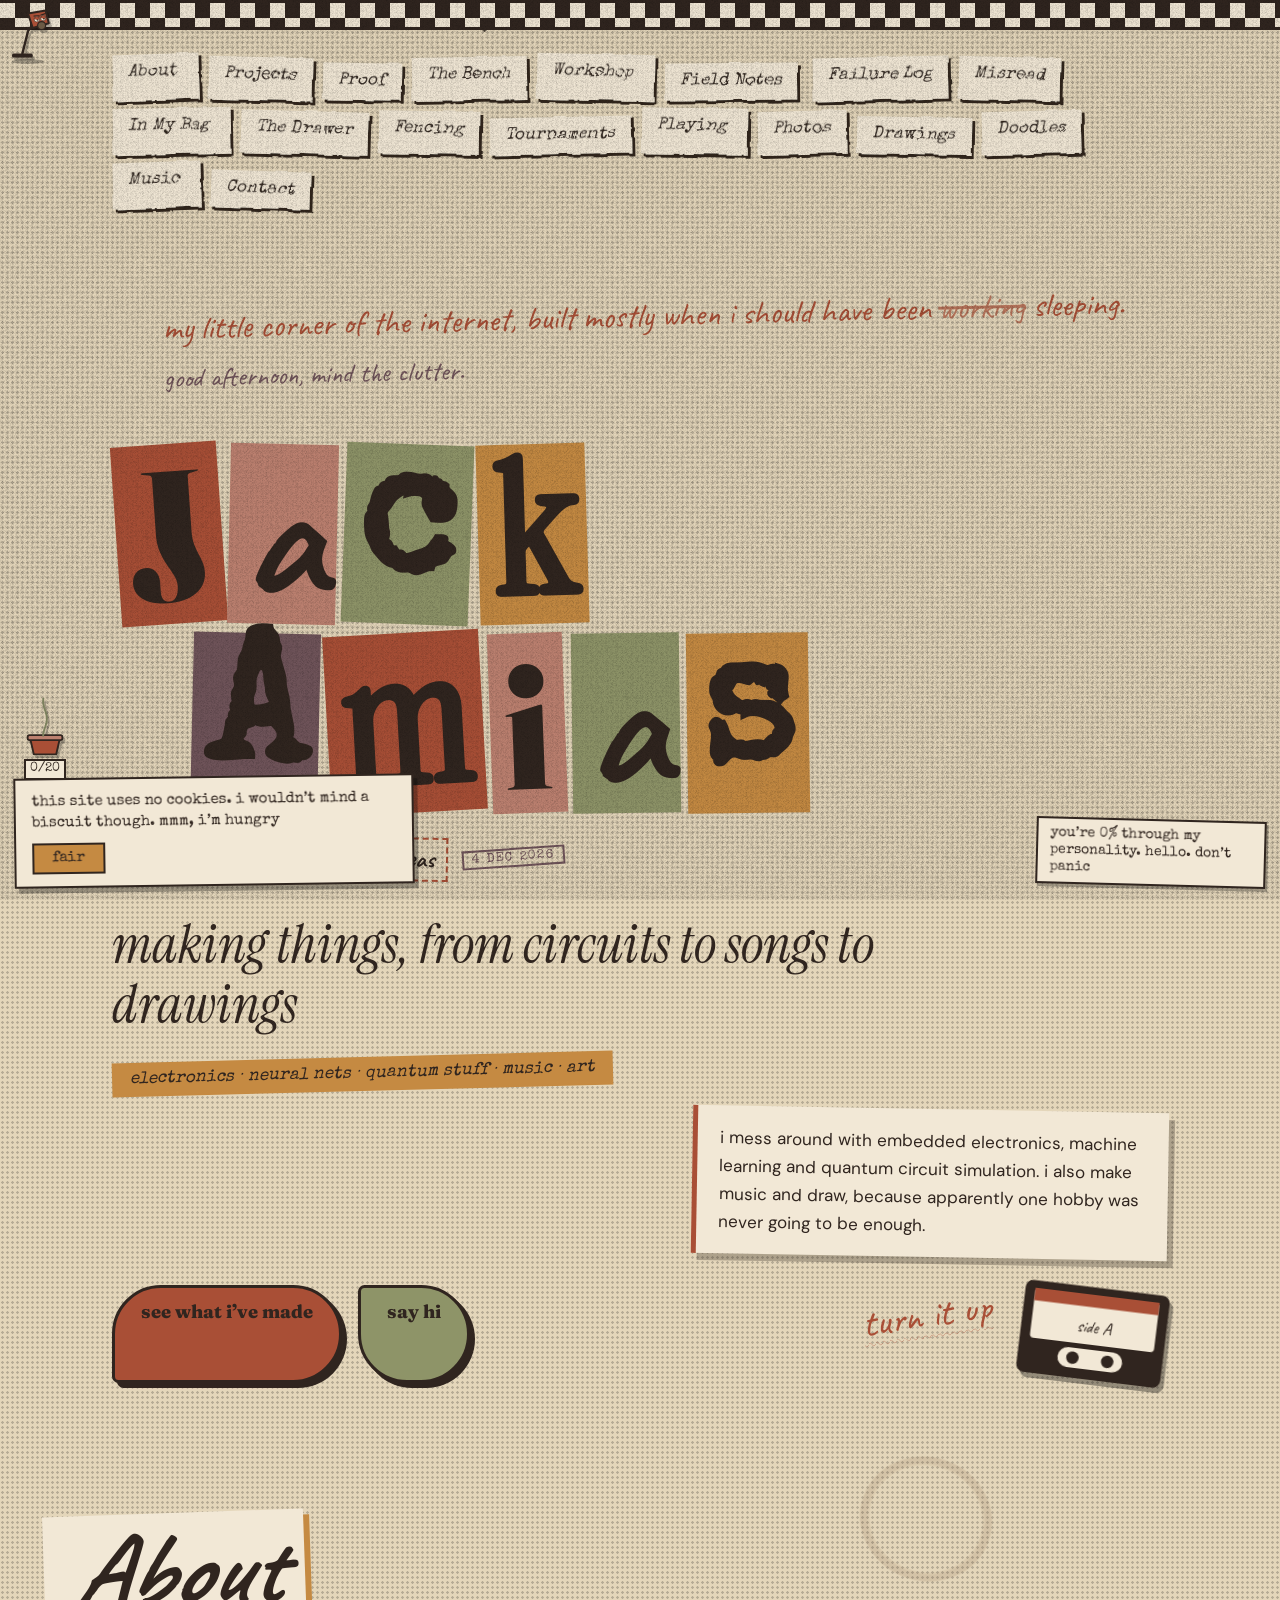
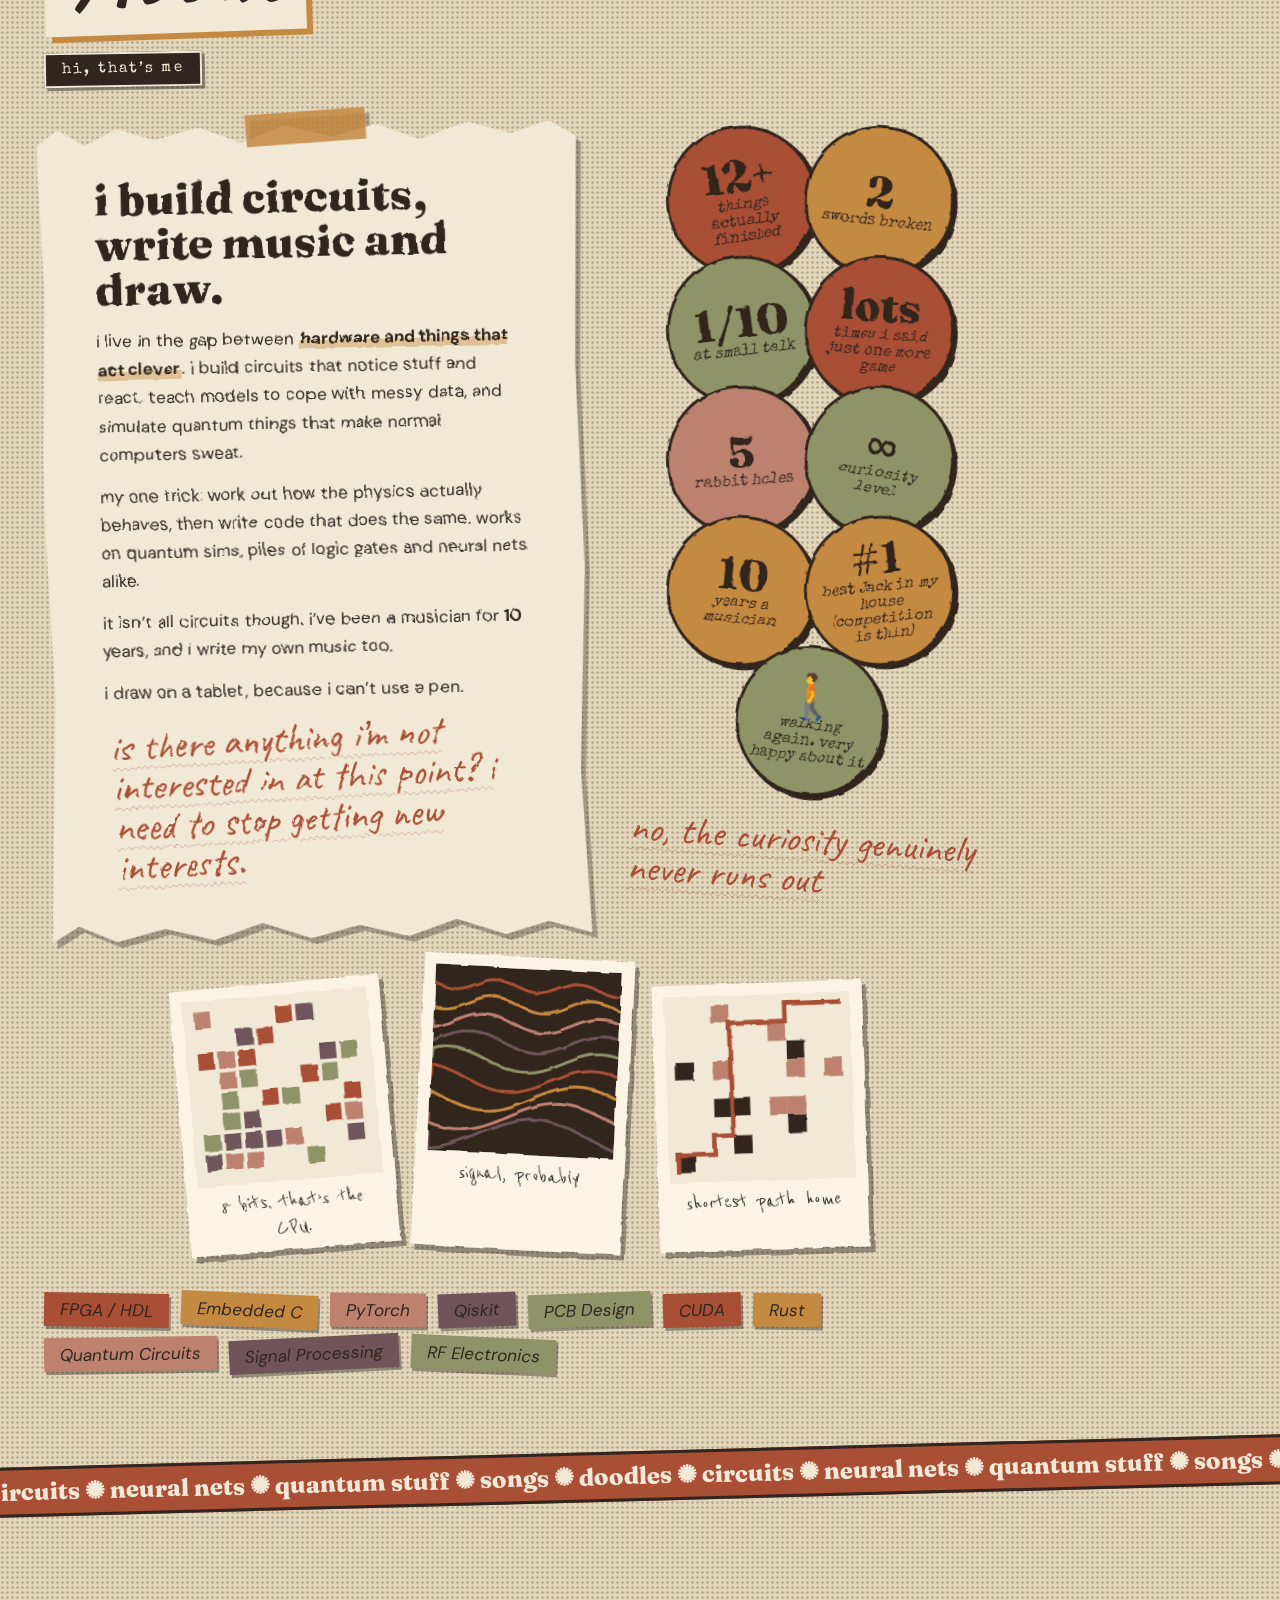
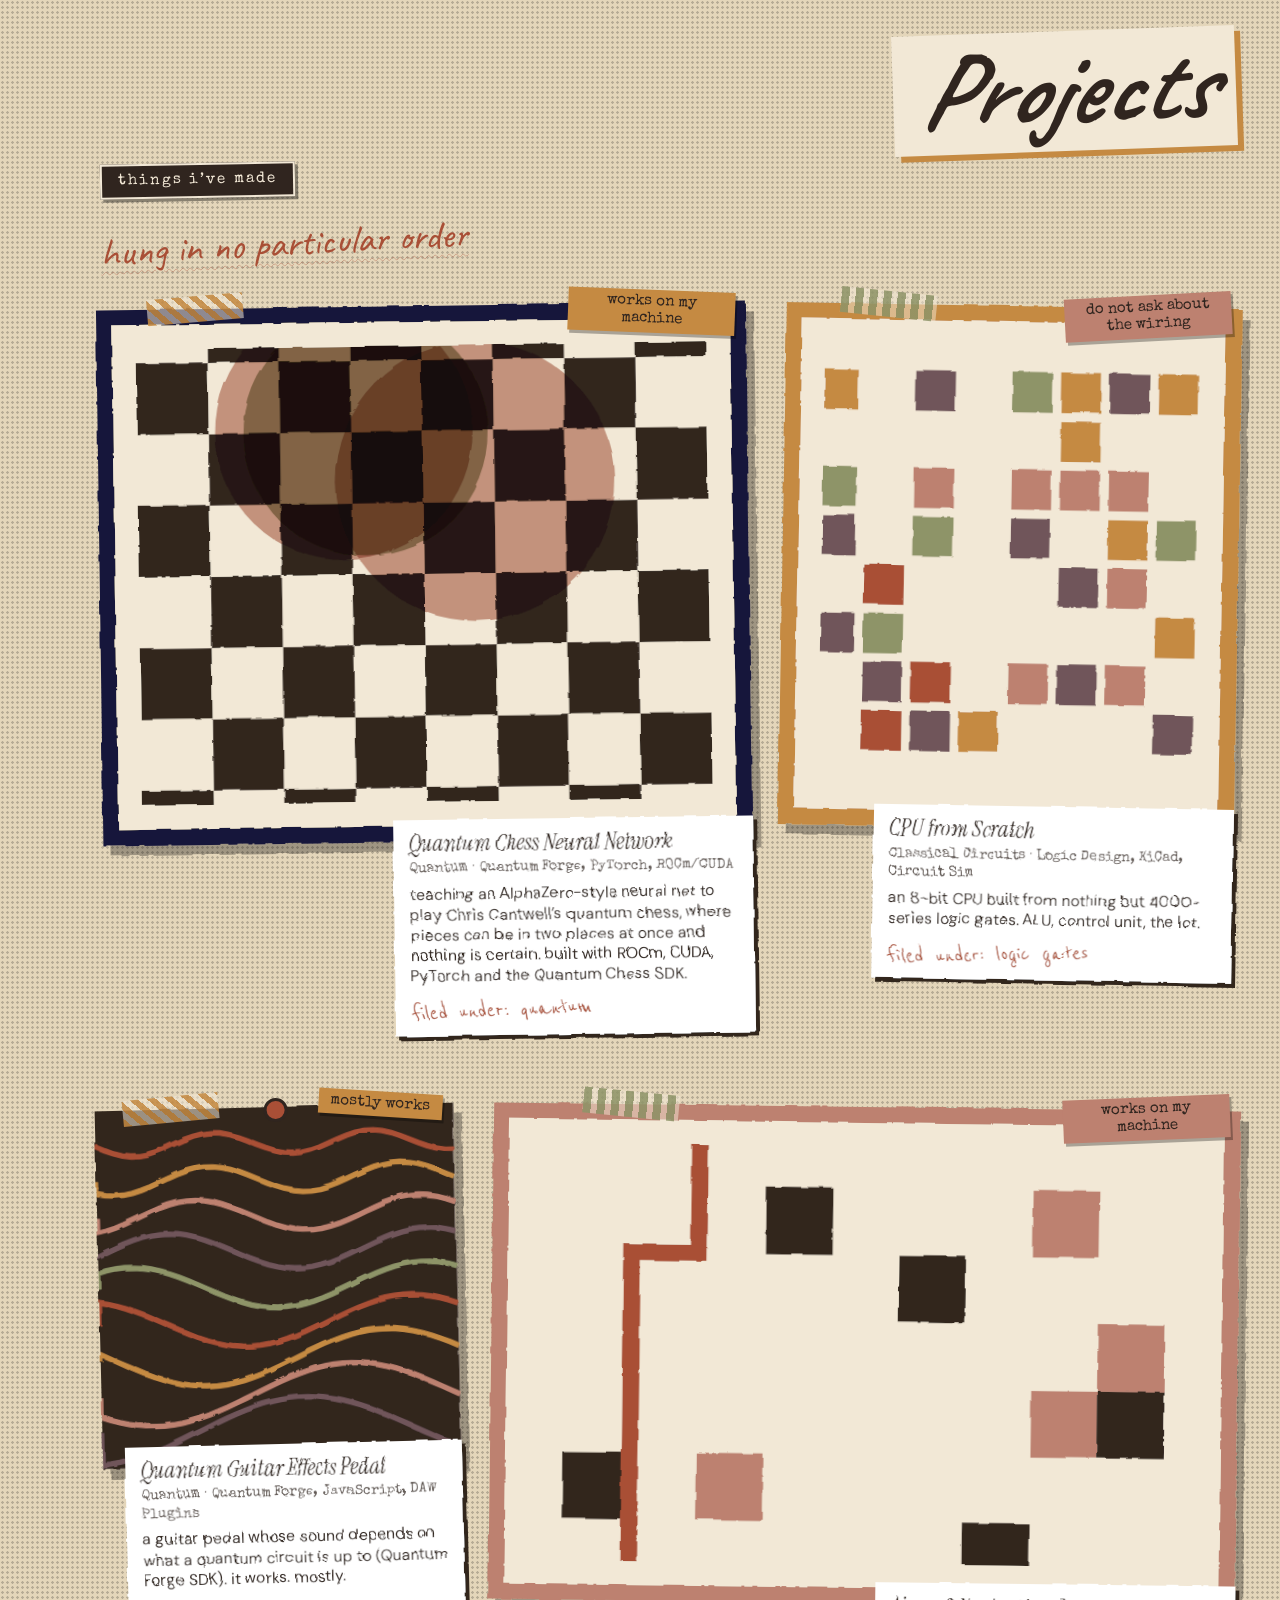
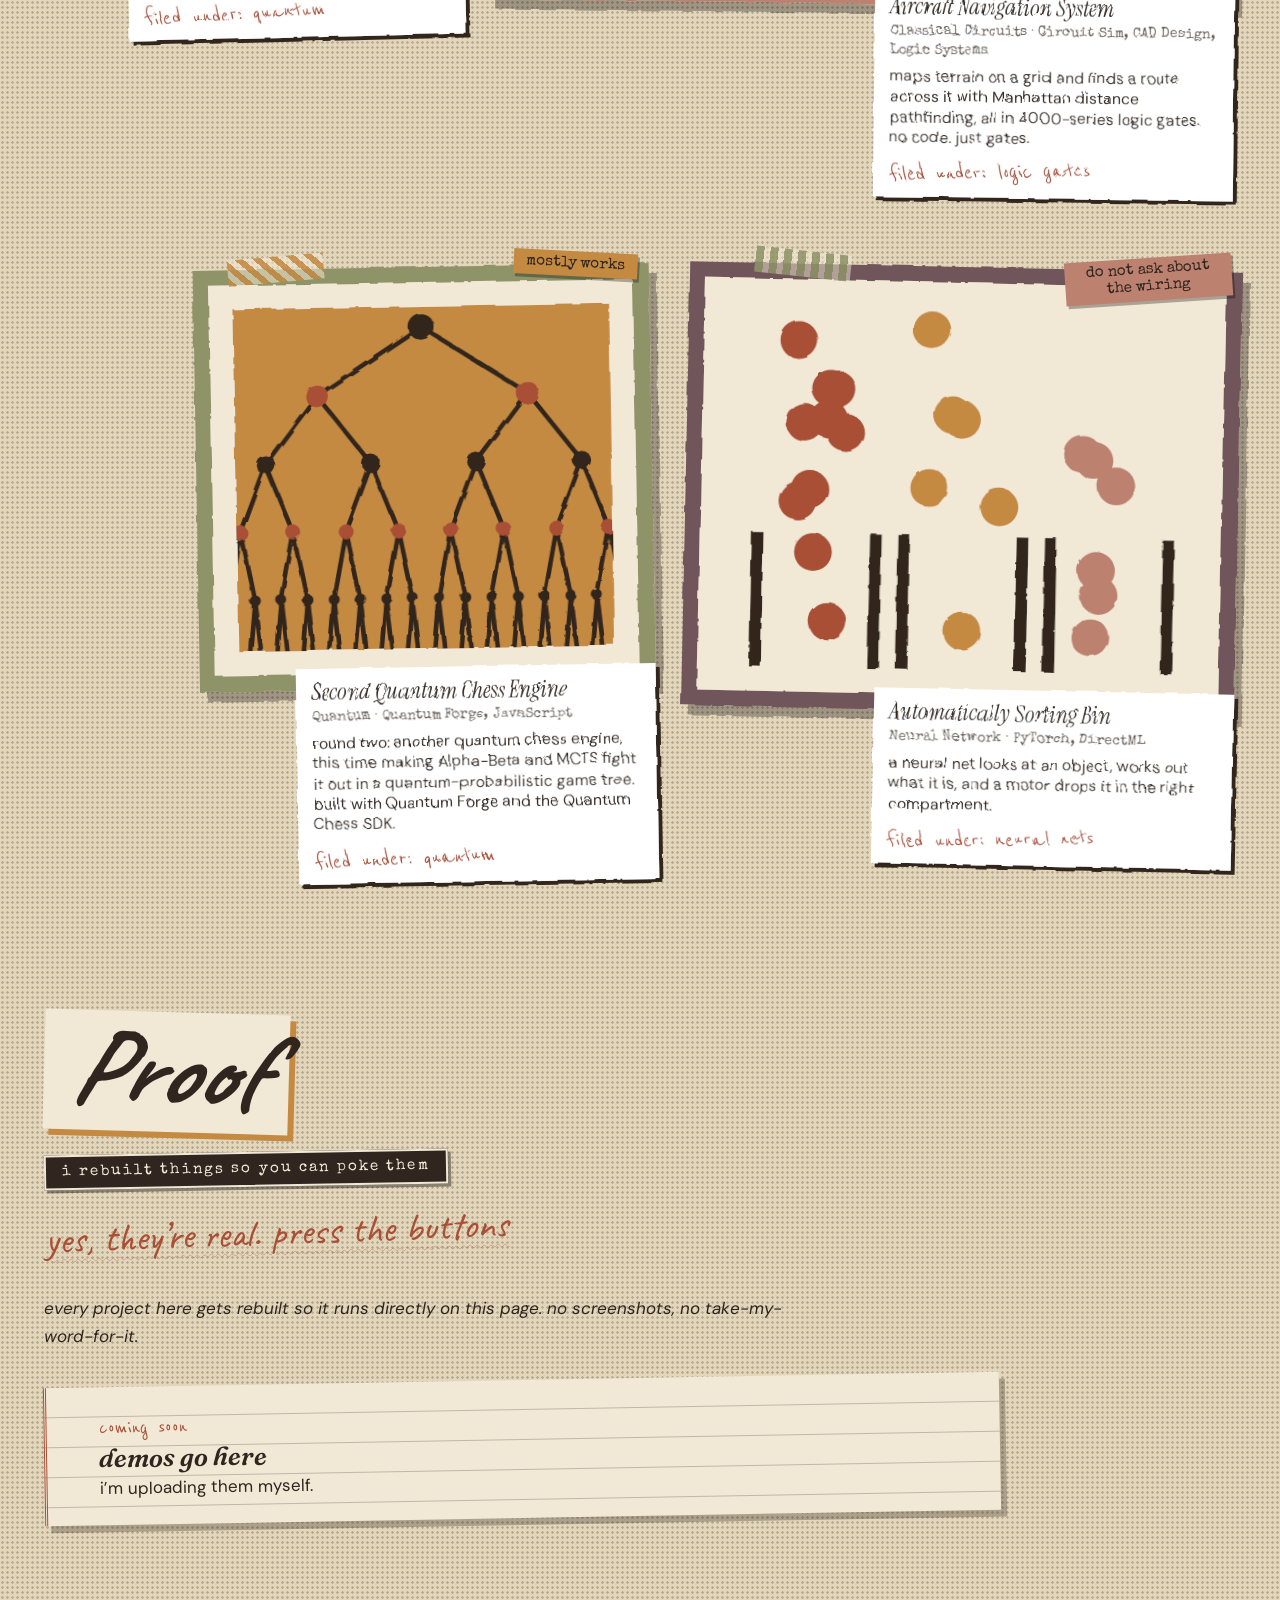
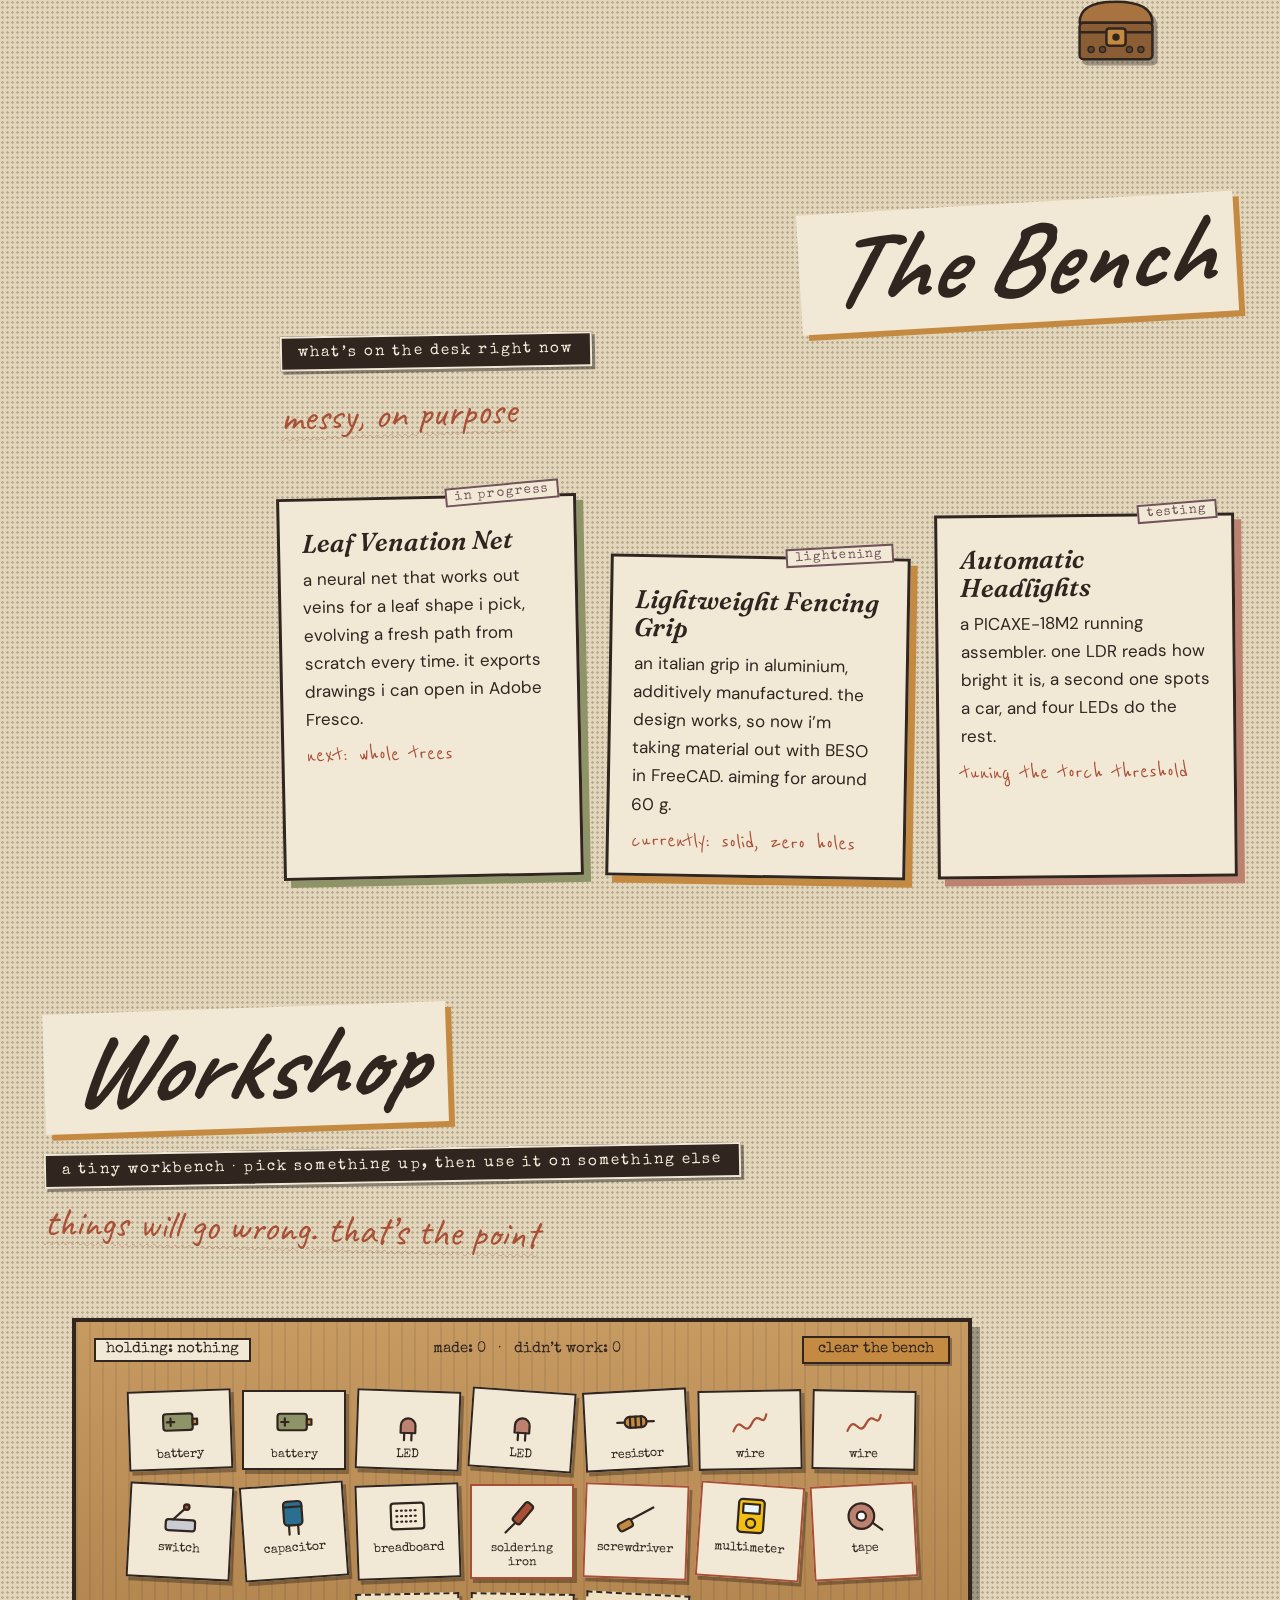
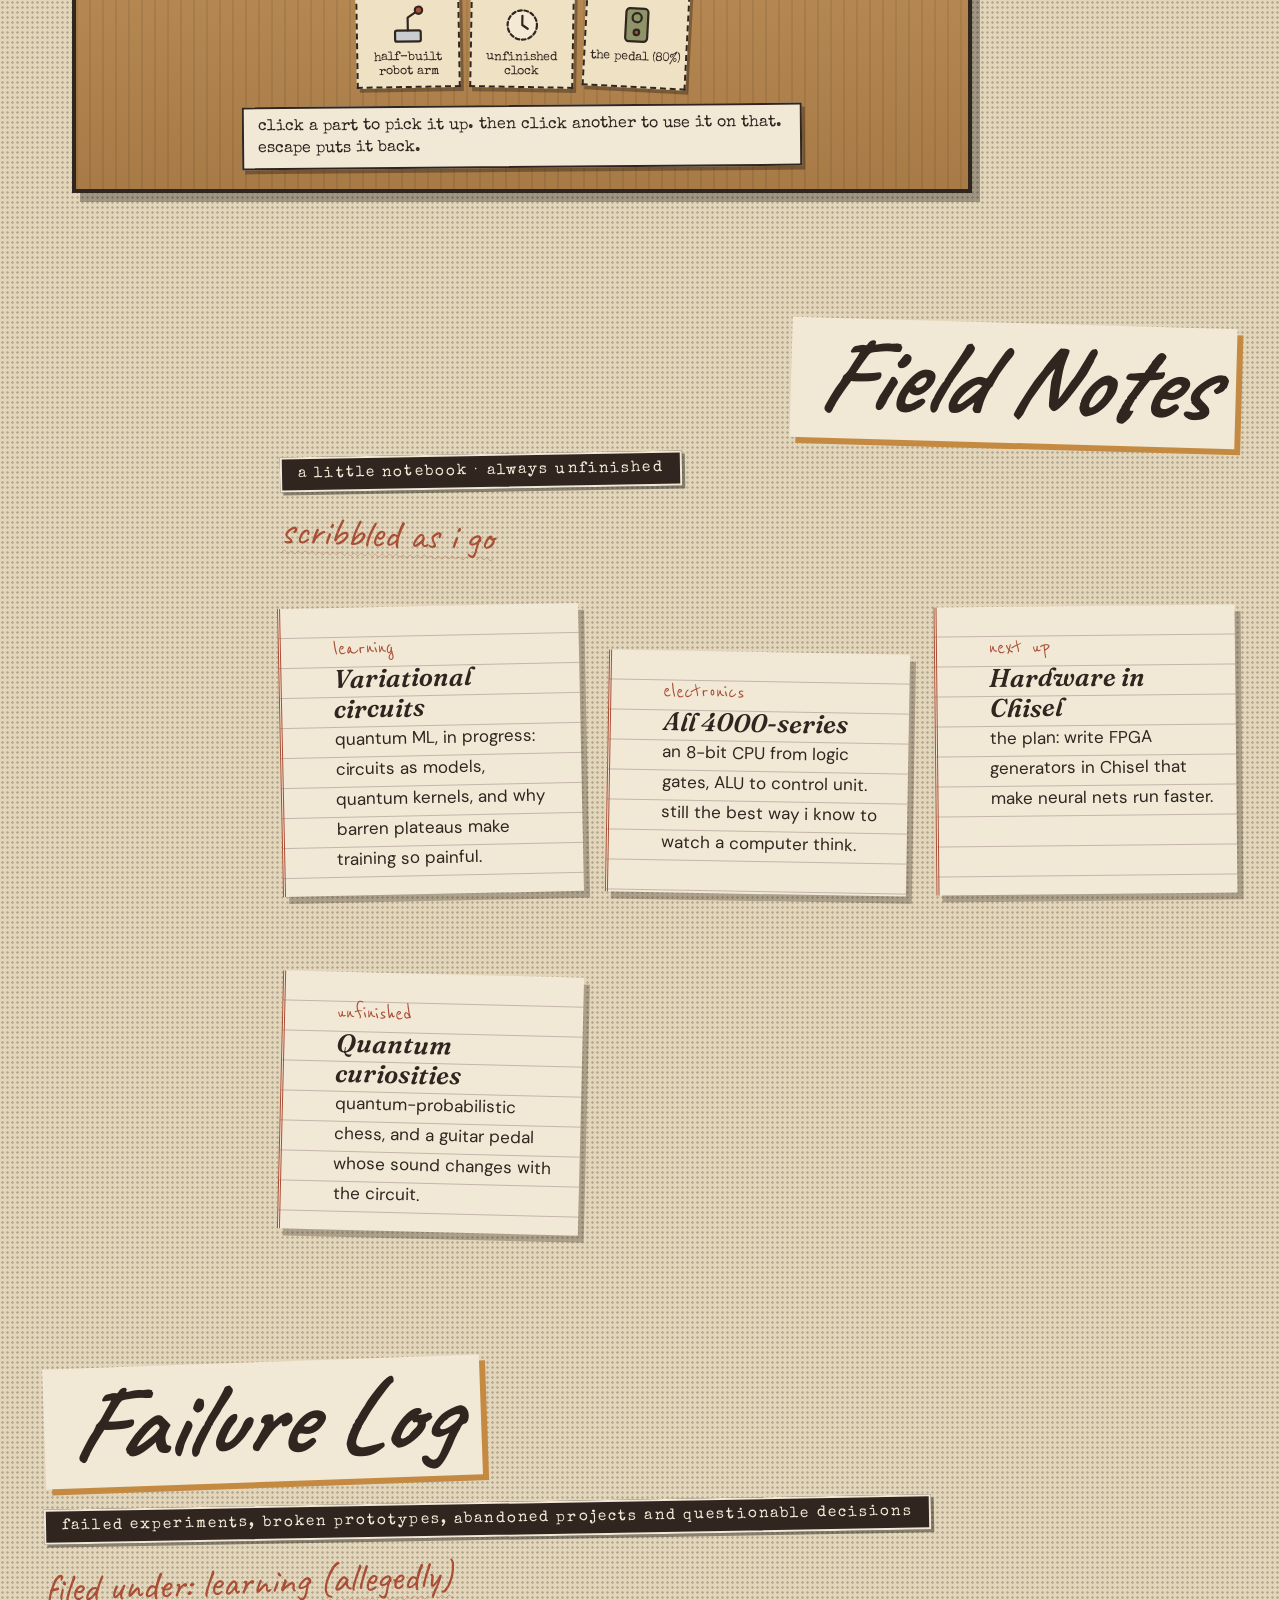
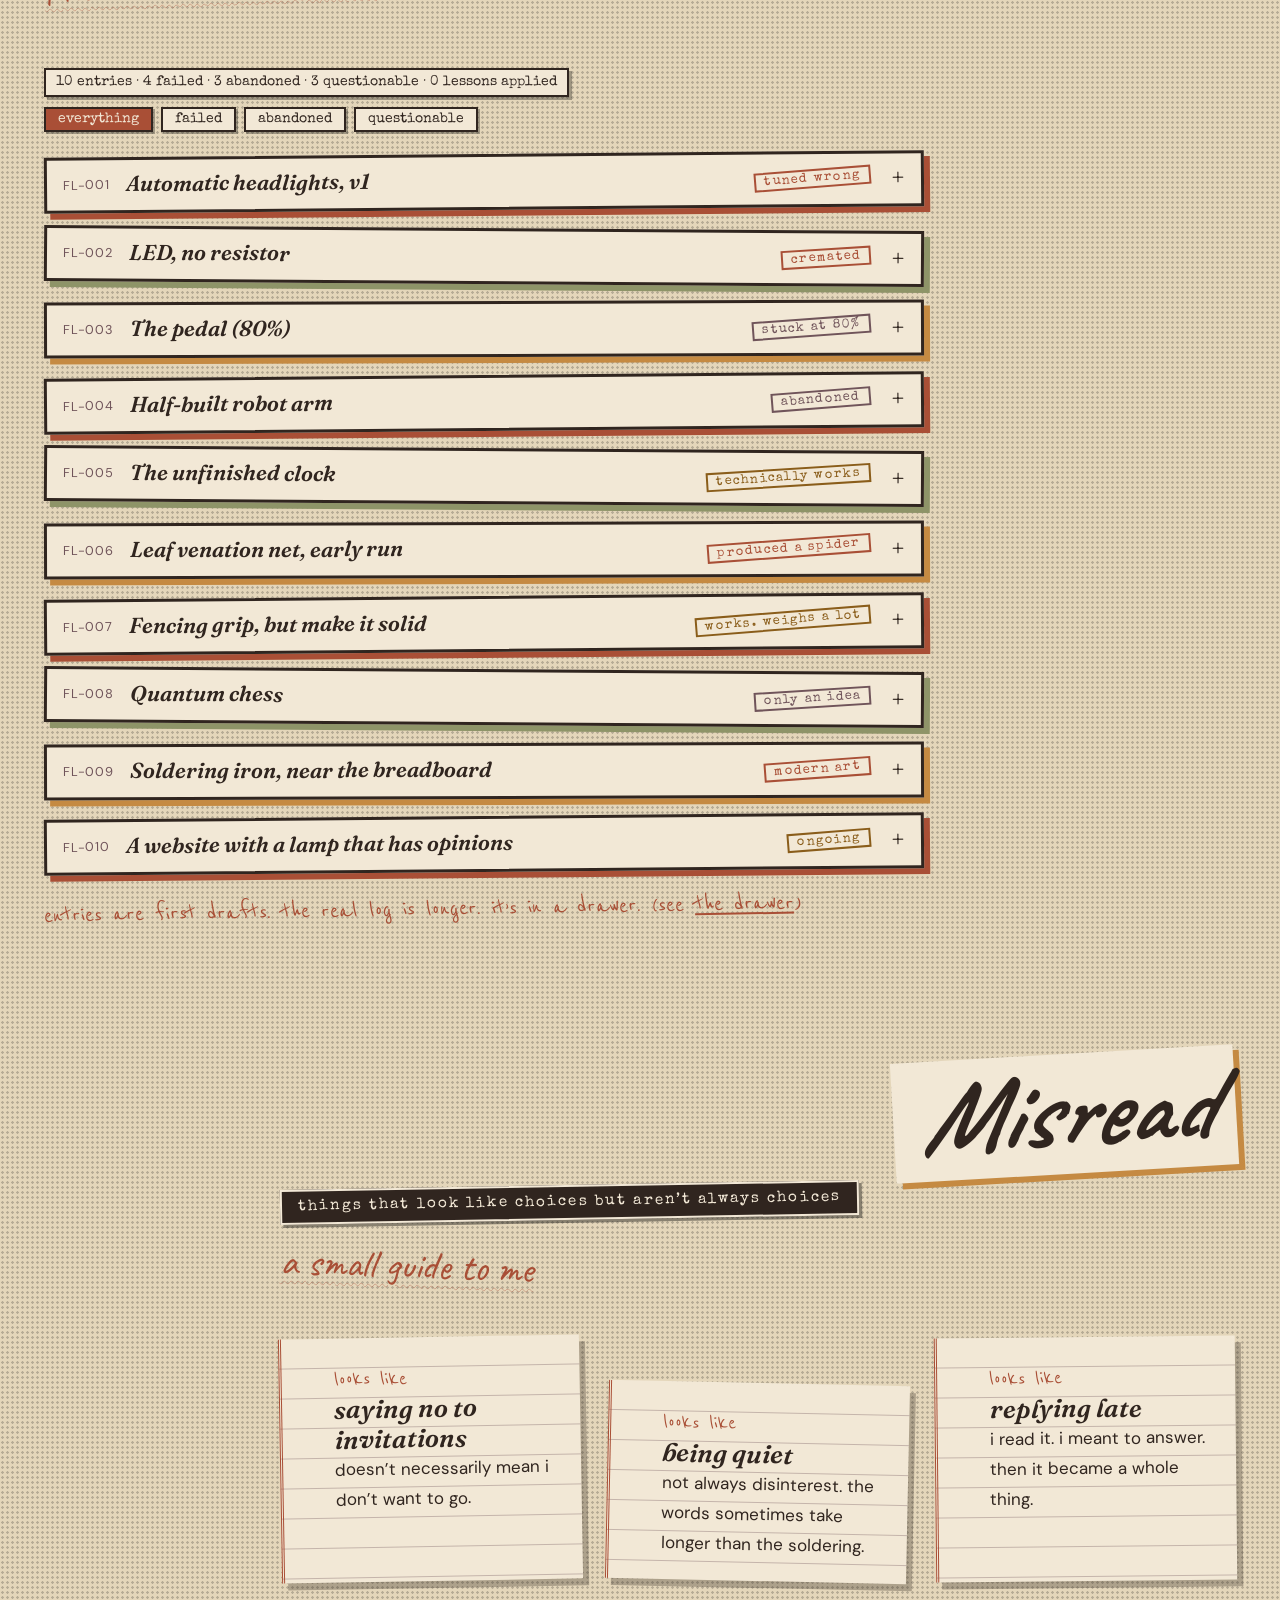
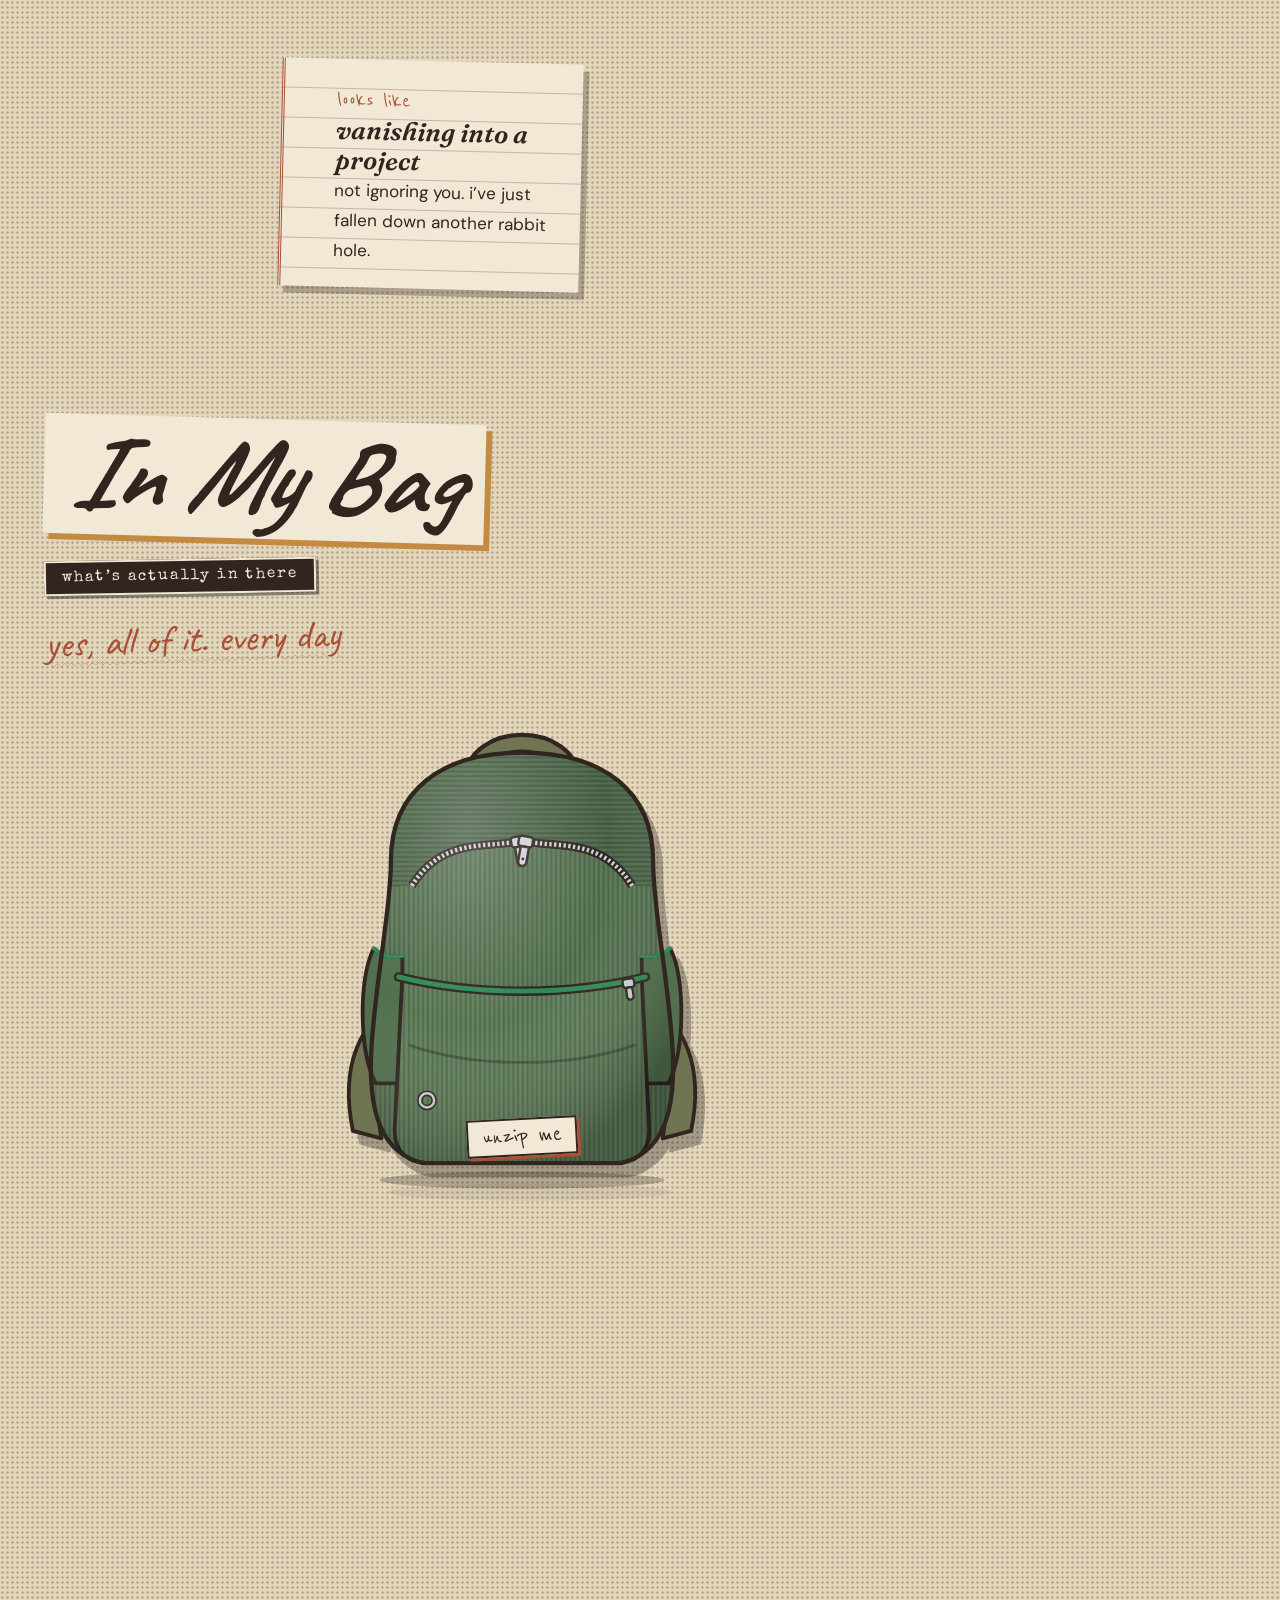
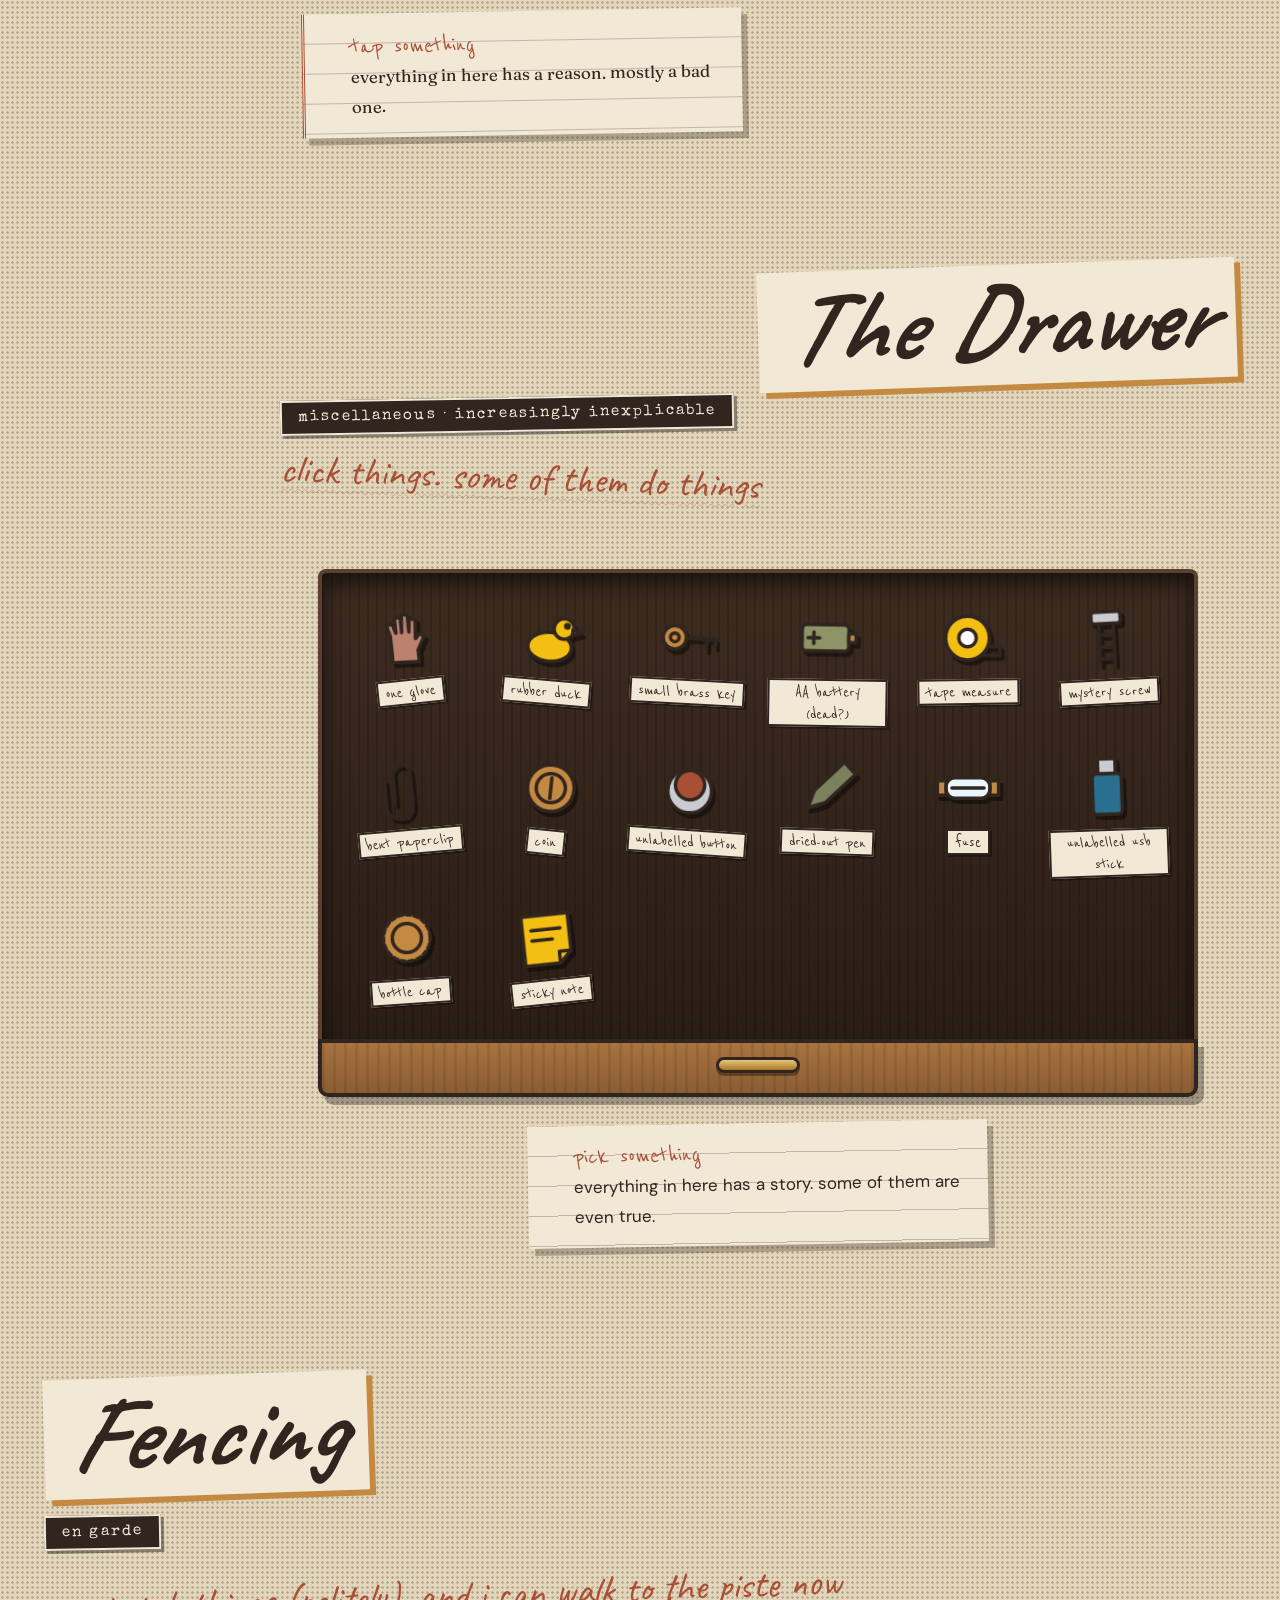
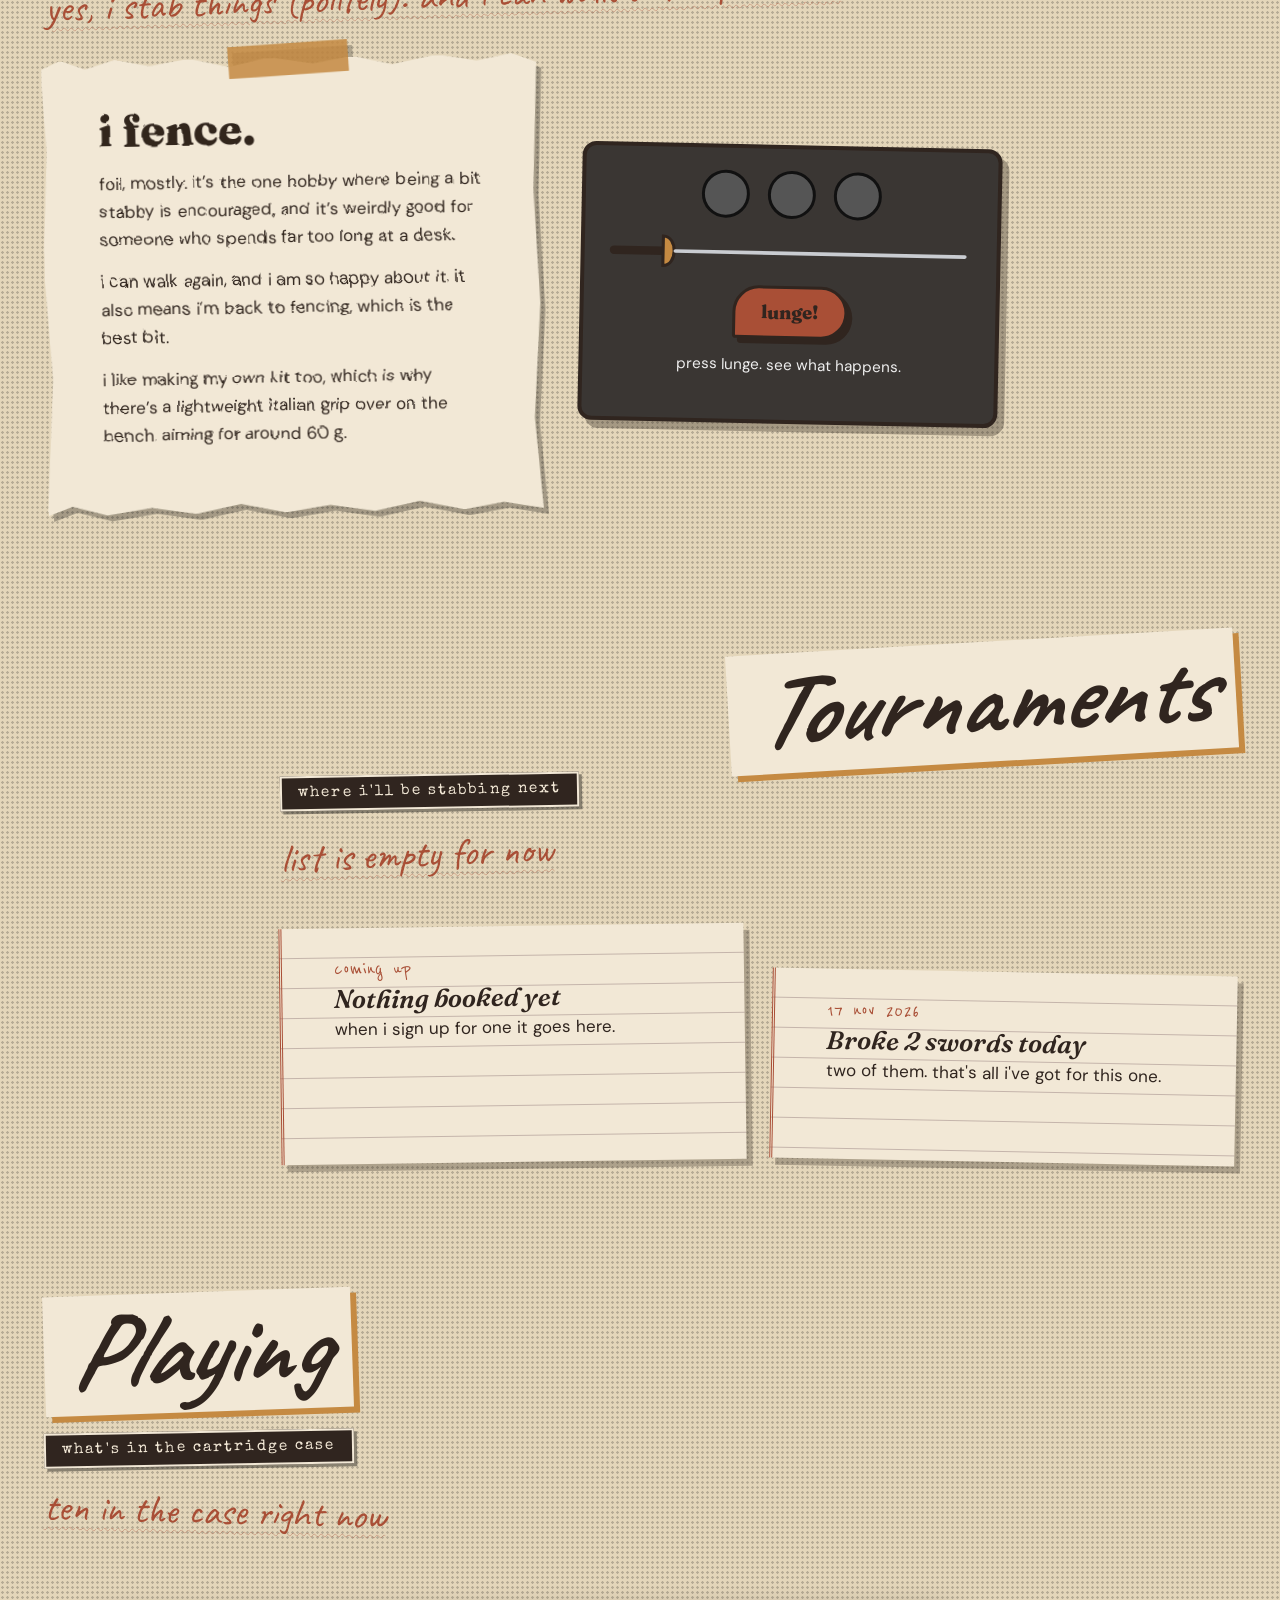
<file: index.html>
<!DOCTYPE html>
 <html lang="en-GB">
  <head> <meta charset="utf-8"> <link rel="icon" type="image/svg+xml" href="favicon.svg">
  <meta name="viewport" content="width=device-width, initial-scale=1, viewport-fit=cover"> <meta name="description" content="jack amias: circuits, neural nets, quantum stuff, songs and a lot of bad drawings"> <title>jack amias, probably soldering something</title>
	<link rel="preconnect" href="https://fonts.googleapis.com">
	<link rel="preconnect" href="https://fonts.gstatic.com" crossorigin> <link href="https://fonts.googleapis.com/css2?family=Fraunces:ital,opsz,wght@0,9..144,800;1,9..144,600&family=Instrument+Serif:ital@0;1&family=Caveat:wght@700&family=Special+Elite&family=Reenie+Beanie&family=DM+Sans:wght@400;600&display=swap" rel="stylesheet"> <link rel="stylesheet" href="css/style.css"> </head> <body> <button id='lamp' type='button' aria-label='Toggle the desk lamp (dark mode)' aria-pressed='false'><svg viewBox='0 0 60 70' aria-hidden='true'><rect x='10' y='62' width='26' height='5' rx='2' fill='#30251F'/><path d='M23 62L30 34L42 16' fill='none' stroke='#30251F' stroke-width='3' stroke-linecap='round'/><path d='M30 12L52 8L56 24L36 30Z' fill='#A94F36' stroke='#30251F' stroke-width='2.5' stroke-linejoin='round'/><circle class='bulb' cx='47' cy='27' r='5' stroke='#30251F' stroke-width='1.5'/><path class='brow l' d='M37.5 14.6L44 13.3' fill='none' stroke='#30251F' stroke-width='1.5' stroke-linecap='round'/><path class='brow r' d='M46 12.4L51.8 11.4' fill='none' stroke='#30251F' stroke-width='1.5' stroke-linecap='round'/><g class='eyes'><clipPath id='lampEyeL'><circle cx='41' cy='19' r='3.4'/></clipPath><clipPath id='lampEyeR'><circle cx='49' cy='17.5' r='3.4'/></clipPath><circle cx='41' cy='19' r='3.4' fill='#F2E8D6'/><circle cx='49' cy='17.5' r='3.4' fill='#F2E8D6'/><circle class='pupil' cx='41' cy='19' r='1.6' fill='#30251F'/><circle class='pupil' cx='49' cy='17.5' r='1.6' fill='#30251F'/><g clip-path='url(#lampEyeL)'><rect class='lid' x='37' y='15.4' width='8' height='7.2' fill='#A94F36'/></g><g clip-path='url(#lampEyeR)'><rect class='lid' x='45' y='13.9' width='8' height='7.2' fill='#A94F36'/></g><circle cx='41' cy='19' r='3.4' fill='none' stroke='#30251F' stroke-width='.7'/><circle cx='49' cy='17.5' r='3.4' fill='none' stroke='#30251F' stroke-width='.7'/></g><ellipse class='blush' cx='38' cy='24.2' rx='2.4' ry='1.4' fill='#F2A59A'/><ellipse class='blush' cx='52.6' cy='22' rx='1.9' ry='1.3' fill='#F2A59A'/><g class='sweat'><path class='sd' d='M28.5 10.5C31 14.2 32 16 28.5 18.4C25 16 26 14.2 28.5 10.5Z'/><path class='sd b' d='M39 3C41.5 6.7 42.5 8.5 39 10.9C35.5 8.5 36.5 6.7 39 3Z'/><path class='sd c' d='M56.5 10C59 13.7 60 15.5 56.5 17.9C53 15.5 54 13.7 56.5 10Z'/></g></svg><span class='zzz' aria-hidden='true'>z z</span></button><div id='glow' aria-hidden='true'></div><div id='tint' aria-hidden='true'></div><svg id='vine' aria-hidden='true'></svg>
<div class="chk"></div>
 <svg width="0" height="0" style="position:absolute" aria-hidden="true"><filter id="rough"><feTurbulence baseFrequency=".035" numOctaves="3" result="t"/><feDisplacementMap in="SourceGraphic" in2="t" scale="2.5"/></filter></svg>
<header style="position:relative;z-index:0"><div class="fall" id="fall" aria-hidden="true"></div>
	<nav><a href="#about" style="--r:-2deg">About</a><a href="#projects" style="--r:1.5deg">Projects</a><a href="#proof" style="--r:1deg">Proof</a><a href="#bench" style="--r:-1deg">The Bench</a><a href="#workshop" style="--r:1.2deg">Workshop</a><a href="#notes" style="--r:-.5deg">Field Notes</a><a href="#failures" style="--r:-1.3deg">Failure Log</a><a href="#misread" style="--r:1.4deg">Misread</a><a href="#bag" style="--r:-1.2deg">In My Bag</a><a href="#drawer" style="--r:1.6deg">The Drawer</a><a href="#fencing" style="--r:1deg">Fencing</a><a href="#tournaments" style="--r:-1.2deg">Tournaments</a><a href="#playing" style="--r:.8deg">Playing</a><a href="#photos" style="--r:-1.5deg">Photos</a><a href="#drawings" style="--r:1deg">Drawings</a><a href="#doodles" style="--r:-1.5deg">Doodles</a><a href="#music" style="--r:-2deg">Music</a><a href="#contact" style="--r:2deg">Contact</a></nav>
  <p class="hello">my little corner of the internet, built mostly when i should have been <s class="oops">working</s> sleeping.</p> <h1 aria-label="Jack Amias"><span class="row" id="n1" aria-hidden="true" data-t="Jack"></span><span class="row" id="n2" aria-hidden="true" data-t="Amias"></span></h1> <p class="status"><span>currently:</span> <b id="stt">following interesting ideas</b> <time class="stampd" id="dt"></time></p>
<p class="show">making things, from circuits to songs to drawings</p> <span class="tape">electronics · neural nets · quantum stuff · music · art</span> <p class="lead">i mess around with embedded electronics, machine learning and quantum circuit simulation. i also make music and draw, because apparently one hobby was never going to be enough.</p>
<div class="btns"><a class="bt" href="#projects">see what i’ve made</a><a class="bt b" href="#contact">say hi</a><span class="note" style="--r:-8deg">turn it up</span><svg class="cas" viewBox="0 0 120 78" aria-hidden="true"><rect x="2" y="2" width="116" height="74" rx="6" fill="#30251F"/><rect x="10" y="8" width="100" height="40" rx="3" fill="#F2E8D6"/><rect x="10" y="8" width="100" height="10" fill="#A94F36"/><text x="60" y="38" text-anchor="middle" font-family="Caveat" font-size="14" fill="#30251F">side A</text><rect x="34" y="52" width="52" height="16" rx="8" fill="#F2E8D6"/><circle cx="46" cy="60" r="5" fill="#30251F"/><circle cx="74" cy="60" r="5" fill="#30251F"/></svg></div>
</header>
<section class="rm" id="about">
	<h2>About</h2><p class="cap">hi, that’s me</p>
   <div class="ab"> <div class="sh"><div class="p"> <h3>i build circuits, write music and draw.</h3> <p>i live in the gap between <strong>hardware and things that act clever</strong>. i build circuits that notice stuff and react, teach models to cope with messy data, and simulate quantum things that make normal computers sweat.</p> <p>my one trick: work out how the physics actually behaves, then write code that does the same. works on quantum sims, piles of logic gates and neural nets alike.</p>
	<p>it isn’t all circuits though. i’ve been a musician for <b id="yrs">10</b> years, and i write my own music too.</p> <p>i draw on a tablet, because i can’t use a pen.</p> <span class="note" style="--r:-2deg;display:block;margin-top:12px">is there anything i’m not interested in at this point? i need to stop getting new interests.</span>
	</div></div> <div class="stk">
  <div class="sk" style="--r:-8deg;background:var(--hot)"><b>12+</b><span>things actually finished</span></div> <div class="sk" style="--r:6deg;background:var(--sun)"><b id="swb">2</b><span>swords broken</span></div> <div class="sk" style="--r:-7deg;background:var(--mint)"><b>1/10</b><span>at small talk</span></div> <div class="sk" style="--r:4deg;background:var(--hot)"><b>lots</b><span>times i said just one more game</span></div> <div class="sk" style="--r:-4deg;background:var(--pink)"><b>5</b><span>rabbit holes</span></div> <div class="sk" style="--r:9deg;background:var(--mint)"><b>∞</b><span>curiosity level</span></div><div class="sk" style="--r:5deg;background:var(--sun)"><b id="yb">10</b><span>years a musician</span></div><div class="sk" style="--r:-6deg;background:var(--sun)"><b>#1</b><span>best Jack in my house (competition is thin)</span></div><div class="sk" style="--r:7deg;background:var(--mint)"><b>🚶</b><span>walking again. very happy about it</span></div><span class="note" style="--r:4deg">no, the curiosity genuinely never runs out</span>
   </div></div> <div class="pols"><figure class="pol" style="--r:-5deg"><svg viewBox="0 0 200 200" data-a="1"></svg><figcaption>8 bits. that’s the CPU.</figcaption></figure><figure class="pol" style="--r:3deg"><svg viewBox="0 0 200 200" data-a="2"></svg><figcaption>signal, probably</figcaption></figure><figure class="pol" style="--r:-2deg"><svg viewBox="0 0 200 200" data-a="3"></svg><figcaption>shortest path home</figcaption></figure></div> <div class="tg" id="tg"></div>
 </section> <div class="mq" aria-hidden="true"><span>circuits ✺ neural nets ✺ quantum stuff ✺ songs ✺ doodles ✺ circuits ✺ neural nets ✺ quantum stuff ✺ songs ✺ doodles ✺ circuits ✺ neural nets ✺ quantum stuff ✺ songs ✺ doodles ✺ circuits ✺ neural nets ✺ quantum stuff ✺ songs ✺ doodles ✺ </span></div>
    <section class="rm" id="projects"> <h2>Projects</h2><p class="cap">things i’ve made</p><span class="note" style="--r:-3deg">hung in no particular order</span>
   <div class="gw"> <figure class="pj" style="--r:-.8deg;margin:0"><div class="fr" style="--fc:#17143a"><svg style="--ar:1.25" viewBox="0 0 200 200" preserveAspectRatio="xMidYMid slice"></svg></div><figcaption class="lb"><h3>Quantum Chess Neural Network</h3><small>Quantum · Quantum Forge, PyTorch, ROCm/CUDA</small><p>teaching an AlphaZero-style neural net to play Chris Cantwell’s quantum chess, where pieces can be in two places at once and nothing is certain. built with ROCm, CUDA, PyTorch and the Quantum Chess SDK.</p></figcaption><span class="stat" style="--sr:3deg">works on my machine</span></figure> <figure class="pj" style="--r:1deg;margin:0"><div class="fr" style="--fc:var(--sun)"><svg style="--ar:.85" viewBox="0 0 200 200" preserveAspectRatio="xMidYMid slice"></svg></div><figcaption class="lb"><h3>CPU from Scratch</h3><small>Classical Circuits · Logic Design, KiCad, Circuit Sim</small><p>an 8-bit CPU built from nothing but 4000-series logic gates. ALU, control unit, the lot.</p></figcaption><span class="stat" style="--sr:-4deg">do not ask about the wiring</span></figure>
	<figure class="pj" style="--r:-1.4deg;margin:0"><div class="fr"><svg style="--ar:1" viewBox="0 0 200 200" preserveAspectRatio="xMidYMid slice"></svg></div><figcaption class="lb"><h3>Quantum Guitar Effects Pedal</h3><small>Quantum · Quantum Forge, JavaScript, DAW Plugins</small><p>a guitar pedal whose sound depends on what a quantum circuit is up to (Quantum Forge SDK). it works. mostly.</p></figcaption><span class="stat" style="--sr:5deg">mostly works</span></figure>
<figure class="pj" style="--r:.7deg;margin:0"><div class="fr" style="--fc:var(--pink)"><svg style="--ar:1.6" viewBox="0 0 200 200" preserveAspectRatio="xMidYMid slice"></svg></div><figcaption class="lb"><h3>Aircraft Navigation System</h3><small>Classical Circuits · Circuit Sim, CAD Design, Logic Systems</small><p>maps terrain on a grid and finds a route across it with Manhattan distance pathfinding, all in 4000-series logic gates. no code. just gates.</p></figcaption><span class="stat" style="--sr:-3deg">works on my machine</span></figure>
<figure class="pj" style="--r:-1deg;margin:0"><div class="fr" style="--fc:var(--mint)"><svg style="--ar:1.1" viewBox="0 0 200 200" preserveAspectRatio="xMidYMid slice"></svg></div><figcaption class="lb"><h3>Second Quantum Chess Engine</h3><small>Quantum · Quantum Forge, JavaScript</small><p>round two: another quantum chess engine, this time making Alpha-Beta and MCTS fight it out in a quantum-probabilistic game tree. built with Quantum Forge and the Quantum Chess SDK.</p></figcaption><span class="stat" style="--sr:4deg">mostly works</span></figure> <figure class="pj" style="--r:1.2deg;margin:0"><div class="fr" style="--fc:var(--blue)"><svg style="--ar:1.3" viewBox="0 0 200 200" preserveAspectRatio="xMidYMid slice"></svg></div><figcaption class="lb"><h3>Automatically Sorting Bin</h3><small>Neural Network · PyTorch, DirectML</small><p>a neural net looks at an object, works out what it is, and a motor drops it in the right compartment.</p></figcaption><span class="stat" style="--sr:-5deg">do not ask about the wiring</span></figure>
</div> </section>
<section class="rm" id="proof"><h2>Proof</h2><p class="cap">i rebuilt things so you can poke them</p><span class="note" style="--r:-2deg">yes, they’re real. press the buttons</span>
<p class="pfn">every project here gets rebuilt so it runs directly on this page. no screenshots, no take-my-word-for-it.</p>
<div class="pf">
<!-- add a demo: put your page in a folder called proof/ (for example proof/cpu.html), then copy this block and paste it below the placeholder.
<article class="pg2 pfc" style="--r:-.8deg"><small>what it is</small><h3>demo name</h3><iframe src="proof/YOUR-DEMO.html" title="demo name" loading="lazy" style="width:100%;height:320px;border:2px solid var(--ink);background:#fff"></iframe></article>
-->
<article class="pg2 pfc" id="pfempty" style="--r:-1deg"><small>coming soon</small><h3>demos go here</h3><p>i’m uploading them myself.</p></article>
</div></section>
<section class="rm" id="bench"><h2>The Bench</h2><p class="cap">what’s on the desk right now</p><span class="note" style="--r:-2deg">messy, on purpose</span> <div class="bn"> <article class="bc" style="--r:-1.2deg;--c:var(--mint)"><span class="stampd">in progress</span><h3>Leaf Venation Net</h3><p>a neural net that works out veins for a leaf shape i pick, evolving a fresh path from scratch every time. it exports drawings i can open in Adobe Fresco.</p><small>next: whole trees</small></article> <article class="bc" style="--r:1deg;--c:var(--sun)"><span class="stampd">lightening</span><h3>Lightweight Fencing Grip</h3><p>an italian grip in aluminium, additively manufactured. the design works, so now i’m taking material out with BESO in FreeCAD. aiming for around 60 g.</p><small>currently: solid, zero holes</small></article>
<article class="bc" style="--r:-.6deg;--c:var(--pink)"><span class="stampd">testing</span><h3>Automatic Headlights</h3><p>a PICAXE-18M2 running assembler. one LDR reads how bright it is, a second one spots a car, and four LEDs do the rest.</p><small>tuning the torch threshold</small></article> </div></section>
<section class="rm" id="workshop"><h2>Workshop</h2><p class="cap">a tiny workbench · pick something up, then use it on something else</p><span class="note" style="--r:1.5deg">things will go wrong. that’s the point</span>
<div class="wk"><div class="wk-bar"><span id="wkh">holding: nothing</span><span id="wkc"></span><button type="button" id="wkr">clear the bench</button></div>
<div class="wk-bench" id="wkb"></div>
<p class="wk-msg" id="wkm" aria-live="polite">click a part to pick it up. then click another to use it on that. escape puts it back.</p></div></section>

 <section class="rm" id="notes"><h2>Field Notes</h2><p class="cap">a little notebook · always unfinished</p><span class="note" style="--r:2deg">scribbled as i go</span>
    <div class="fn"> <article class="pg2" style="--r:-1.2deg"><small>learning</small><h3>Variational circuits</h3><p>quantum ML, in progress: circuits as models, quantum kernels, and why barren plateaus make training so painful.</p></article>
  <article class="pg2" style="--r:1deg"><small>electronics</small><h3>All 4000-series</h3><p>an 8-bit CPU from logic gates, ALU to control unit. still the best way i know to watch a computer think.</p></article> <article class="pg2" style="--r:-.6deg"><small>next up</small><h3>Hardware in Chisel</h3><p>the plan: write FPGA generators in Chisel that make neural nets run faster.</p></article>
   <article class="pg2" style="--r:1.4deg"><small>unfinished</small><h3>Quantum curiosities</h3><p>quantum-probabilistic chess, and a guitar pedal whose sound changes with the circuit.</p></article> </div></section>
<section class="rm" id="failures"><h2>Failure Log</h2><p class="cap">failed experiments, broken prototypes, abandoned projects and questionable decisions</p><span class="note" style="--r:-2deg">filed under: learning (allegedly)</span>
<div class="flog"><div class="fl-top"><div class="fl-tally" id="flt" aria-live="polite"></div><div class="fl-f" role="group" aria-label="filter the log"><button type="button" data-f="all" aria-pressed="true">everything</button><button type="button" data-f="failed" aria-pressed="false">failed</button><button type="button" data-f="abandoned" aria-pressed="false">abandoned</button><button type="button" data-f="questionable" aria-pressed="false">questionable</button></div></div>
<div class="fl-list" id="fll"><details class="fl-e" data-k="failed"><summary><span class="fl-n">FL-001</span><span class="fl-t">Automatic headlights, v1</span><span class="stampd fl-s">tuned wrong</span></summary><p><b>what happened:</b> the light sensor decided a torch was a car and midday was night. four LEDs, a lot of confidence, no accuracy at all.</p><p><b>lesson learned:</b> the LDR has opinions and none of them are mine.</p></details><details class="fl-e" data-k="failed"><summary><span class="fl-n">FL-002</span><span class="fl-t">LED, no resistor</span><span class="stampd fl-s">cremated</span></summary><p><b>what happened:</b> pop. instantly. one LED, gone. a tiny smell of regret.</p><p><b>lesson learned:</b> ohm’s law is not a suggestion. it’s a law. that’s in the name.</p></details><details class="fl-e" data-k="abandoned"><summary><span class="fl-n">FL-003</span><span class="fl-t">The pedal (80%)</span><span class="stampd fl-s">stuck at 80%</span></summary><p><b>what happened:</b> the last 20% is the part that makes it a pedal. it makes a noise. it is not a good noise.</p><p><b>lesson learned:</b> 80% is not a percentage, it’s a lifestyle.</p></details><details class="fl-e" data-k="abandoned"><summary><span class="fl-n">FL-004</span><span class="fl-t">Half-built robot arm</span><span class="stampd fl-s">abandoned</span></summary><p><b>what happened:</b> it twitched once. the twitch was the demo. i keep it on the shelf as a warning to other robots.</p><p><b>lesson learned:</b> never power it on to ‘just see’.</p></details><details class="fl-e" data-k="questionable"><summary><span class="fl-n">FL-005</span><span class="fl-t">The unfinished clock</span><span class="stampd fl-s">technically works</span></summary><p><b>what happened:</b> it tells the time now. the wrong one, confidently, which is arguably worse than not telling it.</p><p><b>lesson learned:</b> a clock that’s wrong twice a day is better than a clock that’s wrong all day. mine is the second one.</p></details><details class="fl-e" data-k="failed"><summary><span class="fl-n">FL-006</span><span class="fl-t">Leaf venation net, early run</span><span class="stampd fl-s">produced a spider</span></summary><p><b>what happened:</b> i asked for a leaf. the veins came out as a spider with a lot of ambition. it was beautiful. it was not a leaf.</p><p><b>lesson learned:</b> tell the net what a leaf is before asking it to draw one.</p></details><details class="fl-e" data-k="questionable"><summary><span class="fl-n">FL-007</span><span class="fl-t">Fencing grip, but make it solid</span><span class="stampd fl-s">works. weighs a lot</span></summary><p><b>what happened:</b> the design works. it also weighs exactly what a solid grip weighs. the holes come later. the holes always come later.</p><p><b>lesson learned:</b> you can’t BESO your way out of not having started.</p></details><details class="fl-e" data-k="abandoned"><summary><span class="fl-n">FL-008</span><span class="fl-t">Quantum chess</span><span class="stampd fl-s">only an idea</span></summary><p><b>what happened:</b> i got as far as being very excited. that is the whole project so far. the excitement is excellent.</p><p><b>lesson learned:</b> ideas are free. so is not finishing them.</p></details><details class="fl-e" data-k="failed"><summary><span class="fl-n">FL-009</span><span class="fl-t">Soldering iron, near the breadboard</span><span class="stampd fl-s">modern art</span></summary><p><b>what happened:</b> melted. it’s a sculpture now. it’s staying on the desk because it looks intentional.</p><p><b>lesson learned:</b> the breadboard is not a heatsink.</p></details><details class="fl-e" data-k="questionable"><summary><span class="fl-n">FL-010</span><span class="fl-t">A website with a lamp that has opinions</span><span class="stampd fl-s">ongoing</span></summary><p><b>what happened:</b> the lamp complains. the lamp sulks. the lamp keeps a report on you. i regret nothing, which is the problem.</p><p><b>lesson learned:</b> you’re reading it.</p></details></div>
<p class="fl-foot">entries are first drafts. the real log is longer. it’s in a drawer. (see <a href="#drawer">the drawer</a>)</p></div></section>

	<section class="rm" id="misread"><h2>Misread</h2><p class="cap">things that look like choices but aren’t always choices</p><span class="note" style="--r:2deg">a small guide to me</span>
<div class="fn"> <article class="pg2" style="--r:-1deg"><small>looks like</small><h3>saying no to invitations</h3><p>doesn’t necessarily mean i don’t want to go.</p></article> <article class="pg2" style="--r:1.2deg"><small>looks like</small><h3>being quiet</h3><p>not always disinterest. the words sometimes take longer than the soldering.</p></article> <article class="pg2" style="--r:-.6deg"><small>looks like</small><h3>replying late</h3><p>i read it. i meant to answer. then it became a whole thing.</p></article> <article class="pg2" style="--r:1.4deg"><small>looks like</small><h3>vanishing into a project</h3><p>not ignoring you. i’ve just fallen down another rabbit hole.</p></article> </div></section>
<section class="rm" id="bag"><h2>In My Bag</h2><p class="cap">what’s actually in there</p><span class="note" style="--r:-2deg">yes, all of it. every day</span>
<div class="bg" id="bg">
<div class="bgs">
<button class="bgb" id="bgb" type="button" aria-label="The bag. Press to unzip it and tip everything out"><svg class="bgz" id="bgz" viewBox="0 0 400 490" aria-hidden="true" focusable="false">
<defs>
<clipPath id="bgbody"><path d="M200 26C285 26 338 66 338 140C338 190 352 250 358 330C364 408 346 448 304 458L96 458C54 448 36 408 42 330C48 250 62 190 62 140C62 66 115 26 200 26Z"/></clipPath>
<pattern id="cordV" width="5" height="8" patternUnits="userSpaceOnUse"><rect x="0" width="1.7" height="8" fill="rgba(0,0,0,.17)"/><rect x="2.6" width="1" height="8" fill="rgba(255,255,255,.06)"/></pattern>
<pattern id="cordH" width="8" height="5" patternUnits="userSpaceOnUse"><rect y="0" width="8" height="1.7" fill="rgba(0,0,0,.17)"/><rect y="2.6" width="8" height="1" fill="rgba(255,255,255,.06)"/></pattern>
<radialGradient id="bgsheen" cx=".32" cy=".2" r=".85"><stop offset="0" stop-color="#fff" stop-opacity=".2"/><stop offset=".55" stop-color="#fff" stop-opacity="0"/><stop offset="1" stop-color="#000" stop-opacity=".22"/></radialGradient>
<linearGradient id="bgin" x1="0" y1="0" x2="0" y2="1"><stop offset="0" stop-color="#0d0806"/><stop offset=".7" stop-color="#241812"/><stop offset="1" stop-color="#3a281c"/></linearGradient>
</defs>
<ellipse cx="200" cy="476" rx="150" ry="9" fill="rgba(0,0,0,.22)"/>
<path d="M72 292C30 304 8 356 22 424L52 432C42 376 56 342 88 326Z" fill="#6f7452" stroke="#30251F" stroke-width="4" stroke-linejoin="round"/>
<path d="M328 292C370 304 392 356 378 424L348 432C358 376 344 342 312 326Z" fill="#6f7452" stroke="#30251F" stroke-width="4" stroke-linejoin="round"/>
<path d="M148 58C148 2 252 2 252 58" fill="none" stroke="#30251F" stroke-width="22" stroke-linecap="round"/><path d="M148 58C148 2 252 2 252 58" fill="none" stroke="#6f7452" stroke-width="13" stroke-linecap="round"/>
<path d="M200 26C285 26 338 66 338 140C338 190 352 250 358 330C364 408 346 448 304 458L96 458C54 448 36 408 42 330C48 250 62 190 62 140C62 66 115 26 200 26Z" fill="#587553"/>
<g clip-path="url(#bgbody)">
<rect width="400" height="490" fill="url(#cordV)"/>
<path d="M0 0H400V170L316 166C282 112 232 128 200 118C168 128 118 112 84 166L0 170Z" fill="#4c6648"/>
<path d="M0 0H400V170L316 166C282 112 232 128 200 118C168 128 118 112 84 166L0 170Z" fill="url(#cordH)"/>
</g>
<path d="M44 232C28 262 28 340 46 374L74 374L74 240C62 242 52 240 44 232Z" fill="#52704d" stroke="#30251F" stroke-width="4" stroke-linejoin="round"/><path d="M44 232C52 240 62 242 74 240" fill="none" stroke="#2f8a58" stroke-width="4" stroke-linecap="round"/>
<path d="M356 232C372 262 372 340 354 374L326 374L326 240C338 242 348 240 356 232Z" fill="#52704d" stroke="#30251F" stroke-width="4" stroke-linejoin="round"/><path d="M356 232C348 240 338 242 326 240" fill="none" stroke="#2f8a58" stroke-width="4" stroke-linecap="round"/>
<path d="M74 262C150 280 250 280 326 262L334 424C334 448 318 458 298 458L102 458C82 458 66 448 66 424Z" fill="#5f7d59" stroke="#30251F" stroke-width="4" stroke-linejoin="round"/>
<path d="M74 262C150 280 250 280 326 262L334 424C334 448 318 458 298 458L102 458C82 458 66 448 66 424Z" fill="url(#cordV)"/>
<path d="M82 334C150 358 250 358 318 334" fill="none" stroke="rgba(0,0,0,.28)" stroke-width="3" stroke-linecap="round"/>
<path d="M70 262C150 282 250 282 330 262" fill="none" stroke="#30251F" stroke-width="10" stroke-linecap="round"/><path d="M70 262C150 282 250 282 330 262" fill="none" stroke="#2f8a58" stroke-width="5" stroke-linecap="round"/>
<g transform="translate(312 268) rotate(-8)"><rect x="-6" y="-4" width="12" height="9" rx="2.5" fill="#cfd3d8" stroke="#30251F" stroke-width="2.4"/><rect x="-3.4" y="5" width="6.8" height="13" rx="3.2" fill="#cfd3d8" stroke="#30251F" stroke-width="2.4"/></g>
<g transform="translate(100 392)"><circle r="7.5" fill="none" stroke="#30251F" stroke-width="6"/><circle r="7.5" fill="none" stroke="#cfd3d8" stroke-width="2.6"/></g>
<path class="bgmouth" id="bgm" fill="url(#bgin)" stroke="#30251F" stroke-width="3" stroke-linejoin="round" d=""/>
<path class="zt" id="zlT" d=""/><path class="zk" id="zlK" d=""/><path class="zt" id="zrT" d=""/><path class="zk" id="zrK" d=""/>
<path class="zt" id="zuT" d=""/><path class="zk" id="zuK" d=""/><path class="zt" id="zdT" d=""/><path class="zk" id="zdK" d=""/>
<path id="bgarch" d="M84 166C118 112 168 128 200 118C232 128 282 112 316 166" fill="none" stroke="none"/>
<g class="bgpull" id="bgp1"><rect x="-7.5" y="-5" width="15" height="11" rx="3" fill="#cfd3d8" stroke="#30251F" stroke-width="2.6"/><path d="M-4.4 6H4.4V22A4.4 4.4 0 0 1 -4.4 22Z" fill="#cfd3d8" stroke="#30251F" stroke-width="2.6" stroke-linejoin="round"/><circle cy="19" r="1.5" fill="#30251F"/></g>
<g class="bgpull" id="bgp2"><rect x="-7.5" y="-5" width="15" height="11" rx="3" fill="#cfd3d8" stroke="#30251F" stroke-width="2.6"/><path d="M-4.4 6H4.4V22A4.4 4.4 0 0 1 -4.4 22Z" fill="#cfd3d8" stroke="#30251F" stroke-width="2.6" stroke-linejoin="round"/><circle cy="19" r="1.5" fill="#30251F"/></g>
<path d="M200 26C285 26 338 66 338 140C338 190 352 250 358 330C364 408 346 448 304 458L96 458C54 448 36 408 42 330C48 250 62 190 62 140C62 66 115 26 200 26Z" fill="url(#bgsheen)" pointer-events="none"/>
<path d="M200 26C285 26 338 66 338 140C338 190 352 250 358 330C364 408 346 448 304 458L96 458C54 448 36 408 42 330C48 250 62 190 62 140C62 66 115 26 200 26Z" fill="none" stroke="#30251F" stroke-width="4.5" stroke-linejoin="round" pointer-events="none"/>
</svg><span class="bgh" id="bgh">unzip me</span></button>
<div class="bgi">
<button class="bi" type="button" data-i="surface" data-n="i paid £20 for it. it does everything: drawing, notes, being carried about. best £20 i’ve ever spent." style="--x:4%;--y:6%;--r:-5deg;--d:0ms" aria-pressed="false"><svg viewBox="0 0 120 84" aria-hidden="true" focusable="false"><rect x="6" y="6" width="108" height="72" rx="7" fill="#4b4540" stroke="#30251F" stroke-width="3" stroke-linejoin="round" stroke-linecap="round"/><rect x="13" y="13" width="94" height="58" rx="2" fill="#E9DFC9" stroke="#30251F" stroke-width="3" stroke-linejoin="round" stroke-linecap="round"/><path d="M24 30h40M24 40h58M24 50h30" fill="none" stroke="#30251F" stroke-width="3" stroke-linejoin="round" stroke-linecap="round"/><circle cx="60" cy="9.5" r="1.6" fill="#30251F"/></svg><span class="bil">Surface Pro 6</span></button>
<button class="bi" type="button" data-i="pen" data-n="it’s meant to click onto the side of the Surface. it mostly lives at the bottom of the bag instead." style="--x:63%;--y:2%;--r:6deg;--d:70ms" aria-pressed="false"><svg viewBox="0 0 130 40" aria-hidden="true" focusable="false"><g transform="rotate(-8 65 20)"><rect x="6" y="13" width="112" height="14" rx="7" fill="#9da1a8" stroke="#30251F" stroke-width="3" stroke-linejoin="round"/><rect x="22" y="13" width="9" height="14" fill="#A94F36" stroke="#30251F" stroke-width="2.4"/><path d="M118 13l8 7-8 7z" fill="#30251F" stroke="#30251F" stroke-width="3" stroke-linejoin="round"/><rect x="38" y="8" width="3.4" height="24" rx="1.4" fill="#30251F"/></g></svg><span class="bil">Surface Pen</span></button>
<button class="bi" type="button" data-i="calc" data-n="a graphing calculator, with colour. i’m a bit too fond of it. exams don’t know how lucky they are." style="--x:76%;--y:3%;--r:5deg;--d:140ms" aria-pressed="false"><svg viewBox="0 0 80 110" aria-hidden="true" focusable="false"><rect x="6" y="4" width="68" height="102" rx="9" fill="#3b3733" stroke="#30251F" stroke-width="3" stroke-linejoin="round" stroke-linecap="round"/><rect x="13" y="11" width="54" height="34" rx="3" fill="#BFD8C4" stroke="#30251F" stroke-width="3" stroke-linejoin="round" stroke-linecap="round"/><path d="M20 22h24M20 31h38" fill="none" stroke="#30251F" stroke-width="3" stroke-linejoin="round" stroke-linecap="round"/><g fill="#C58A42" stroke="#30251F" stroke-width="2"><circle cx="20" cy="58" r="4.5"/><circle cx="34" cy="58" r="4.5"/><circle cx="48" cy="58" r="4.5"/><circle cx="62" cy="58" r="4.5"/><circle cx="20" cy="72" r="4.5"/><circle cx="34" cy="72" r="4.5"/><circle cx="48" cy="72" r="4.5"/><circle cx="62" cy="72" r="4.5"/><circle cx="20" cy="86" r="4.5"/><circle cx="34" cy="86" r="4.5"/><circle cx="48" cy="86" r="4.5"/><circle cx="62" cy="86" r="4.5"/></g></svg><span class="bil">Casio fx-CG100</span></button>
<button class="bi" type="button" data-i="kindle" data-n="for when i want a book that doesn’t weigh anything. the only book in the bag that doesn’t hurt my back." style="--x:2%;--y:40%;--r:4deg;--d:210ms" aria-pressed="false"><svg viewBox="0 0 84 110" aria-hidden="true" focusable="false"><rect x="6" y="4" width="72" height="102" rx="7" fill="#2e2a27" stroke="#30251F" stroke-width="3" stroke-linejoin="round" stroke-linecap="round"/><rect x="13" y="11" width="58" height="82" rx="2" fill="#E9E4D8" stroke="#30251F" stroke-width="3" stroke-linejoin="round" stroke-linecap="round"/><path d="M20 24h44M20 33h44M20 42h36M20 55h44M20 64h40M20 73h30" fill="none" stroke="#30251F" stroke-width="2.4" stroke-linecap="round"/><circle cx="42" cy="99" r="2.4" fill="#6b645d"/></svg><span class="bil">Kindle</span></button>
<button class="bi" type="button" data-i="classbooks" data-n="heavy. necessary. my back has opinions and none of them are polite." style="--x:80%;--y:38%;--r:-4deg;--d:280ms" aria-pressed="false"><svg viewBox="0 0 130 100" aria-hidden="true" focusable="false"><rect x="8" y="64" width="112" height="28" rx="3" fill="#70545A" stroke="#30251F" stroke-width="3" stroke-linejoin="round" stroke-linecap="round"/><rect x="14" y="36" width="104" height="28" rx="3" fill="#8E9468" stroke="#30251F" stroke-width="3" stroke-linejoin="round" stroke-linecap="round"/><rect x="6" y="8" width="108" height="28" rx="3" fill="#A94F36" stroke="#30251F" stroke-width="3" stroke-linejoin="round" stroke-linecap="round"/><path d="M18 78h70M24 50h60M16 22h58" fill="none" stroke="#F2E8D6" stroke-width="3" stroke-linecap="round"/></svg><span class="bil">Class books</span></button>
<button class="bi" type="button" data-i="autism" data-n="an old book about autism. i bought it because it insulted me on the very first page. i still can’t decide if that was a good reason." style="--x:2%;--y:70%;--r:-6deg;--d:350ms" aria-pressed="false"><svg viewBox="0 0 90 118" aria-hidden="true" focusable="false"><rect x="8" y="6" width="74" height="106" rx="4" fill="#C9A45E" stroke="#30251F" stroke-width="3" stroke-linejoin="round" stroke-linecap="round"/><rect x="8" y="6" width="12" height="106" rx="4" fill="#8a6a2f" stroke="#30251F" stroke-width="3" stroke-linejoin="round" stroke-linecap="round"/><rect x="30" y="20" width="42" height="30" rx="2" fill="#F2E8D6" stroke="#30251F" stroke-width="3" stroke-linejoin="round" stroke-linecap="round"/><path d="M36 30h30M36 40h20M30 70h42M30 80h42M30 90h30" fill="none" stroke="#30251F" stroke-width="2.6" stroke-linecap="round"/></svg><span class="bil">Old book</span></button>
<button class="bi" type="button" data-i="grip" data-n="the grip off a sword. just the grip. in a bag. it’s completely normal, you’re the one who’s looking at it." style="--x:38%;--y:64%;--r:3deg;--d:420ms" aria-pressed="false"><svg viewBox="0 0 140 50" aria-hidden="true" focusable="false"><rect x="4" y="19" width="14" height="14" rx="3" fill="#C58A42" stroke="#30251F" stroke-width="3" stroke-linejoin="round" stroke-linecap="round"/><circle cx="14" cy="26" r="9" fill="#C58A42" stroke="#30251F" stroke-width="3" stroke-linejoin="round" stroke-linecap="round"/><rect x="22" y="14" width="88" height="24" rx="8" fill="#6b4a33" stroke="#30251F" stroke-width="3" stroke-linejoin="round" stroke-linecap="round"/><path d="M36 14v24M50 14v24M64 14v24M78 14v24M92 14v24" stroke="#30251F" stroke-width="1.8" fill="none"/><rect x="108" y="6" width="12" height="40" rx="3" fill="#d7dade" stroke="#30251F" stroke-width="3" stroke-linejoin="round" stroke-linecap="round"/></svg><span class="bil">Sword grip</span></button>
<button class="bi" type="button" data-i="file" data-n="for taking material off things. the grip is solid right now, which is exactly why i have it." style="--x:62%;--y:76%;--r:-3deg;--d:490ms" aria-pressed="false"><svg viewBox="0 0 150 36" aria-hidden="true" focusable="false"><path d="M6 18L96 6H108V30H96Z" fill="#d7dade" stroke="#30251F" stroke-width="3" stroke-linejoin="round" stroke-linecap="round"/><path d="M24 14v8M34 13v10M44 12v12M54 11v14M64 10v16M74 9v18M84 8v20" stroke="#30251F" stroke-width="1.8" fill="none"/><rect x="108" y="9" width="38" height="18" rx="8" fill="#A94F36" stroke="#30251F" stroke-width="3" stroke-linejoin="round" stroke-linecap="round"/></svg><span class="bil">Metal file</span></button>
<button class="bi" type="button" data-i="charger" data-n="never leaves the house without it, because the battery is a liar." style="--x:82%;--y:66%;--r:4deg;--d:560ms" aria-pressed="false"><svg viewBox="0 0 140 80" aria-hidden="true" focusable="false"><rect x="38" y="10" width="62" height="36" rx="6" fill="#3b3733" stroke="#30251F" stroke-width="3" stroke-linejoin="round" stroke-linecap="round"/><path d="M38 28H14c-6 0-6 12 0 12h8" fill="none" stroke="#30251F" stroke-width="3" stroke-linejoin="round" stroke-linecap="round"/><path d="M100 28h14c12 0 14 18 2 22-10 4-28 2-34 14" fill="none" stroke="#30251F" stroke-width="3" stroke-linejoin="round" stroke-linecap="round"/><rect x="86" y="62" width="30" height="14" rx="3" fill="#d7dade" stroke="#30251F" stroke-width="3" stroke-linejoin="round" stroke-linecap="round"/><circle cx="88" cy="16" r="2.6" fill="#8E9468" stroke="#30251F" stroke-width="1.6"/></svg><span class="bil">Laptop charger</span></button>
<button class="bi" type="button" data-i="wires" data-n="no idea what half of them are for. i’ll find out the day i throw them out." style="--x:20%;--y:86%;--r:-2deg;--d:630ms" aria-pressed="false"><svg viewBox="0 0 130 80" aria-hidden="true" focusable="false"><path d="M8 60c20-50 30 30 50-10s30 20 40-20 16 24 24 0" fill="none" stroke="#A94F36" stroke-width="5" stroke-linecap="round"/><path d="M10 30c24 40 34-24 56 6s30-30 40 10 12-6 18 14" fill="none" stroke="#8E9468" stroke-width="5" stroke-linecap="round"/><path d="M14 72c30-30 40 6 62-14s30 10 44-6" fill="none" stroke="#C58A42" stroke-width="5" stroke-linecap="round"/></svg><span class="bil">Random wires</span></button>
<button class="bi" type="button" data-i="paper" data-n="half of it is notes. the other half is a plan i’ve forgotten. i’m scared to throw either away." style="--x:46%;--y:88%;--r:5deg;--d:700ms" aria-pressed="false"><svg viewBox="0 0 130 96" aria-hidden="true" focusable="false"><g transform="rotate(-9 40 40)"><rect x="8" y="10" width="62" height="70" rx="2" fill="#F2E8D6" stroke="#30251F" stroke-width="3" stroke-linejoin="round" stroke-linecap="round"/><path d="M16 26h46M16 38h40M16 50h46M16 62h28" fill="none" stroke="#70545A" stroke-width="2.4" stroke-linecap="round"/></g><g transform="rotate(8 90 50)"><rect x="62" y="22" width="56" height="60" rx="2" fill="#E8D9B5" stroke="#30251F" stroke-width="3" stroke-linejoin="round" stroke-linecap="round"/><path d="M70 38h40M70 50h30M70 62h38" fill="none" stroke="#A94F36" stroke-width="2.4" stroke-linecap="round"/></g></svg><span class="bil">Bits of paper</span></button>
</div>
</div>
<aside class="bgn" id="bgn" aria-live="polite"><small>tap something</small><p>everything in here has a reason. mostly a bad one.</p></aside>
</div></section>
<section class="rm" id="drawer"><h2>The Drawer</h2><p class="cap">miscellaneous · increasingly inexplicable</p><span class="note" style="--r:2deg">click things. some of them do things</span>
<div class="dw" id="dw"><div class="dw-in" id="dwi"></div><div class="dw-front" aria-hidden="true"><span class="dw-handle"></span></div>
<div class="dw-note"><small id="dwt">pick something</small><p id="dwn">everything in here has a story. some of them are even true.</p></div></div></section>

<section class="rm" id="fencing"><h2>Fencing</h2><p class="cap">en garde</p><span class="note" style="--r:-2deg">yes, i stab things (politely). and i can walk to the piste now</span>
<div class="fx"> <div class="sh" style="flex:1 1 320px;max-width:520px;transform:rotate(-1deg)"><div class="p"><h3>i fence.</h3><p>foil, mostly. it’s the one hobby where being a bit stabby is encouraged, and it’s weirdly good for someone who spends far too long at a desk.</p><p>i can walk again, and i am so happy about it. it also means i’m back to fencing, which is the best bit.</p><p>i like making my own kit too, which is why there’s a lightweight italian grip over on the bench. aiming for around 60 g.</p></div></div> <div class="fx-box" id="fxbox"><div class="fx-lights" aria-hidden="true"><i class="fx-l r"></i><i class="fx-l w"></i><i class="fx-l g"></i></div> <svg class="fx-blade" id="fxb" viewBox="0 0 300 30" aria-hidden="true"><path d="M6 15h40" stroke="#30251F" stroke-width="7" stroke-linecap="round"/><path d="M46 3C58 3 58 27 46 27Z" fill="#C58A42" stroke="#30251F" stroke-width="2.5"/><path d="M56 15H292" stroke="#c9ccd1" stroke-width="3" stroke-linecap="round"/></svg>
 <button class="bt" id="lg" type="button">lunge!</button><p class="fx-r" id="lr" aria-live="polite">press lunge. see what happens.</p></div> </div></section> <section class="rm" id="tournaments"><h2>Tournaments</h2><p class="cap">where i'll be stabbing next</p><span class="note" style="--r:-2deg">list is empty for now</span>
    <div class="fn"> <article class="pg2" style="--r:-.8deg"><small>coming up</small><h3>Nothing booked yet</h3><p>when i sign up for one it goes here.</p></article> <article class="pg2" style="--r:1.1deg"><small><time datetime="2026-11-17">17 nov 2026</time></small><h3>Broke 2 swords today</h3><p>two of them. that's all i've got for this one.</p></article>
</div></section>
  <section class="rm" id="playing"><h2>Playing</h2><p class="cap">what's in the cartridge case</p><span class="note" style="--r:1.5deg">ten in the case right now</span> <div class="wii"><div class="wgr"><div class="slot"><div class="wch full"><i style="background-image:url(images/hogwarts-legacy.png),linear-gradient(#e9f6fd,#bfe4f6)"></i><b>Hogwarts Legacy</b></div></div><div class="slot"><div class="wch full"><i style="background-image:url(images/civ-6.png),linear-gradient(#e9f6fd,#bfe4f6)"></i><b>Civ 6</b></div></div><div class="slot"><div class="wch full"><i style="background-image:url(images/minecraft.png),linear-gradient(#e9f6fd,#bfe4f6)"></i><b>Minecraft</b></div></div><div class="slot"><div class="wch full"><i style="background-image:url(images/stardew-valley.png),linear-gradient(#e9f6fd,#bfe4f6)"></i><b>Stardew Valley</b></div></div><div class="slot"><div class="wch full"><i style="background-image:url(images/restory.png),linear-gradient(#e9f6fd,#bfe4f6)"></i><b>Restory</b></div></div><div class="slot"><div class="wch full"><i style="background-image:url(images/paralives.png),linear-gradient(#e9f6fd,#bfe4f6)"></i><b>Paralives</b></div></div><div class="slot"><div class="wch full"><i style="background-image:url(images/tiny-glade.png),linear-gradient(#e9f6fd,#bfe4f6)"></i><b>Tiny Glade</b></div></div><div class="slot"><div class="wch full"><i style="background-image:url(images/untitled-goose-game.png),linear-gradient(#e9f6fd,#bfe4f6)"></i><b>Untitled Goose Game</b></div></div><div class="slot"><div class="wch full"><i style="background-image:url(images/tavern-talk.png),linear-gradient(#e9f6fd,#bfe4f6)"></i><b>Tavern Talk</b></div></div><div class="slot"><div class="wch full"><i style="background-image:url(images/townscaper.png),linear-gradient(#e9f6fd,#bfe4f6)"></i><b>Townscaper</b></div></div><div class="slot"><div class="wch"></div></div><div class="slot"><div class="wch"></div></div></div>
    <div class="wbar"><span class="wb" aria-hidden="true">&lsaquo;</span><div class="wclk" id="wclk"><span>--:--</span><small>&nbsp;</small></div><span class="wb" aria-hidden="true">&rsaquo;</span></div></div></section>
	<section class="rm" id="photos"><h2>Photos</h2><p class="cap">pick a frame to develop it</p><div class="film" id="film"></div></section> <section class="rm" id="drawings"><h2>Drawings</h2><p class="cap">drawn by a pen plotter, and grown by a neural net</p><span class="note" style="--r:-2deg">my own drawings are done on a tablet</span><div class="dr" id="dr"></div></section>
<section class="rm" id="doodles"><h2>Doodles</h2><p class="cap">drawing, but badly</p><span class="note" style="--r:-2deg">the plotter is better at this than me</span> <div class="dd"> <figure class="dc" style="--r:-2deg"><svg id="d1" viewBox="0 0 150 150" role="img" aria-label="A wonky house"></svg><figcaption>a house (it has a door, i checked)</figcaption></figure>
    <figure class="dc" style="--r:1.5deg"><svg id="d2" viewBox="0 0 150 150" role="img" aria-label="A wonky cat"></svg><figcaption>a cat, allegedly</figcaption></figure> <figure class="dc" style="--r:-1deg"><svg id="d3" viewBox="0 0 150 150" role="img" aria-label="A wonky person with one enormous hand"></svg><figcaption>a person. the hand got away from me</figcaption><span class="rib" aria-hidden="true">well done for trying</span></figure> <figure class="dc" style="--r:2deg"><svg id="d4" viewBox="0 0 150 150" role="img" aria-label="A worried-looking sun"></svg><figcaption>the sun, looking worried</figcaption></figure>
	</div></section> <section class="rm" id="music"><h2>Music</h2><p class="cap">press the wheel</p> <div class="ipod"><div class="scr"><div class="bar"><span>iPod</span><span id="bt">❚❚</span></div><ul id="tl"></ul><div id="np" hidden></div></div><div class="wheel" id="wh" tabindex="0" aria-label="Click wheel: drag to scroll, press the centre to play"><button class="mn" type="button">Menu</button><button class="pv" type="button" aria-label="Previous track">◀◀</button><button class="nx" type="button" aria-label="Next track">▶▶</button><button class="pp" type="button" aria-label="Play or pause">▶❚❚</button><button class="ct" type="button" aria-label="Select"></button></div></div><div class="nook" id="nook"><svg class="cass" viewBox="0 0 120 78" aria-hidden="true"><rect x="2" y="2" width="116" height="74" rx="6" fill="#30251F"/><rect x="10" y="8" width="100" height="40" rx="3" fill="#F2E8D6"/><rect x="10" y="8" width="100" height="10" fill="#A94F36"/><circle class="rl" cx="40" cy="34" r="8" fill="none" stroke="#30251F" stroke-width="3" stroke-dasharray="6 4"/><circle class="rl" cx="80" cy="34" r="8" fill="none" stroke="#30251F" stroke-width="3" stroke-dasharray="6 4"/><rect x="34" y="52" width="52" height="16" rx="8" fill="#F2E8D6"/></svg><span class="note" style="--r:-2deg">currently listening to: <span id="cl">humming to myself</span></span><span class="note" style="--r:2deg">track notes: just demos for now, the real ones are coming</span></div>
  </section>
   <div id="dv" hidden role="dialog" aria-modal="true" aria-label="Developed photo" tabindex="-1"></div>
	<section class="ret" id="retro"><div class="rin">
	<p class="rbl">~*~ WELCOME TO MY HOMEPAGE!!! ~*~</p> <div class="rh" role="heading" aria-level="2">Jack’s Totally Radical Homepage</div> <div class="ruc">UNDER CONSTRUCTION</div>
	<p class="rc">This page is best viewed in Netscape Navigator 4.0 at 800x600. Thank you for visiting!</p> <hr class="rbow"> <table class="rt"><tr><td class="rl"><b>HOT LINKS</b><br><a href="#projects">My Projects</a><br><a href="#bench">The Bench</a> <span class="bil">NEW!</span><br><a href="#photos">Photos</a><br><a href="#music">My Music</a><br><a href="#guestbook" id="gbl">Sign My Guestbook</a></td> <td><b>ABOUT ME</b><br>Hi!!! My name is Jack and this is my homepage. I like computers, circuits, music and drawing. I also fence. Please come back soon!!!<br><br><b>Email me!</b> Click <a href="#contact">here</a>.</td></tr></table>
<div class="rgb" id="guestbook" hidden><b>~ SIGN MY GUESTBOOK ~</b>
<form id="gbf"><p><label>Your name:<br><input type="text" id="gbn" maxlength="30"></label></p><p><label>Message:<br><textarea id="gbm" rows="3" maxlength="200"></textarea></label></p><button type="submit">Submit</button></form>
<p id="gbt" hidden>Thank you for signing!!!<br>thanks, i’ll pretend i read it.<br><small>(nothing you typed went anywhere, so you’re safe. also, i’m dreadful at replying to people. it’s not you, it’s the projects (and me).)</small></p></div>
  <p class="rc">You are visitor number <span class="rct" id="rct">000000</span></p> <p class="rc">Last updated: <span id="rlu"></span></p> <p class="rc">[ <a href="#music">&lt;&lt; Prev</a> ] This site is part of the Quantum Circuits Webring [ <a href="#contact">Next &gt;&gt;</a> ]</p> <hr class="rbow"><p class="rc" style="font-size:12px">&copy; 1997 Jack Amias. All rights reserved. Made with Notepad.</p> </div></section> <div class="mq" aria-hidden="true" style="background:var(--sun);color:var(--ink);transform:rotate(1.2deg)"><span>Side A ✺ Side B ✺ Side A ✺ Side B ✺ Side A ✺ Side B ✺ Side A ✺ Side B ✺ Side A ✺ Side B ✺ Side A ✺ Side B ✺ Side A ✺ Side B ✺ Side A ✺ Side B ✺ </span></div> <section class="rm" id="contact"> <h2>Contact</h2><p class="cap">come say hi</p><span class="note" style="--r:-2deg">write me something good</span> <div class="pc">
<div><h3>let’s make something good</h3><p>got a weird idea? i’m in. quantum sims, tiny machine learning, hardware that does clever things, songs, drawings, whatever. research, consulting or just a good problem to chew on: say hi.</p></div> <div class="r"><div class="stp" aria-hidden="true">JA</div> <div><button class="bt" id="eb" type="button" aria-expanded="false">✉ ok fine, here’s my email</button></div>
  <a class="em" id="ea" href="mailto:jackamias5@proton.me" hidden>jackamias5@proton.me</a> <small class="shy" id="shy" hidden>(please be gentle. i’m naturally bad at talking to people, and i spend all my spare time on projects instead of practising)</small> <div><button class="bt b" id="sb" type="button" aria-live="polite">en garde?</button></div></div> </div> </section>
  <div class="chk"></div><footer>jack amias ✺ circuits, code, quantum &amp; other nonsense<br><button class="hid" id="hb" type="button" aria-expanded="false" aria-label="A little secret">✺</button><span id="hm" hidden>yay, you scrolled all the way down. thanks for visiting my little world.</span><small class="ps">p.s. if something looks broken, it probably is. let me know.</small></footer>
<div class="ckb" id="ckb" role="region" aria-label="cookie notice" hidden><p>this site uses no cookies. i wouldn’t mind a biscuit though. mmm, i’m hungry</p><button type="button" id="ckx">fair</button></div>
<div class="scp" id="scp" aria-hidden="true"></div>
<div class="bub" id="bub" role="status" aria-live="polite" hidden></div>
<script src="js/leaf-data.js"></script>
    <script src="js/main.js"></script>
    <script src="js/extras.js"></script>
    <script src="js/bag.js"></script>
    <script src="js/lab.js"></script>
    <script src="js/log.js"></script>
    <script src="js/report.js"></script>
  </body>
   </html>
</file>
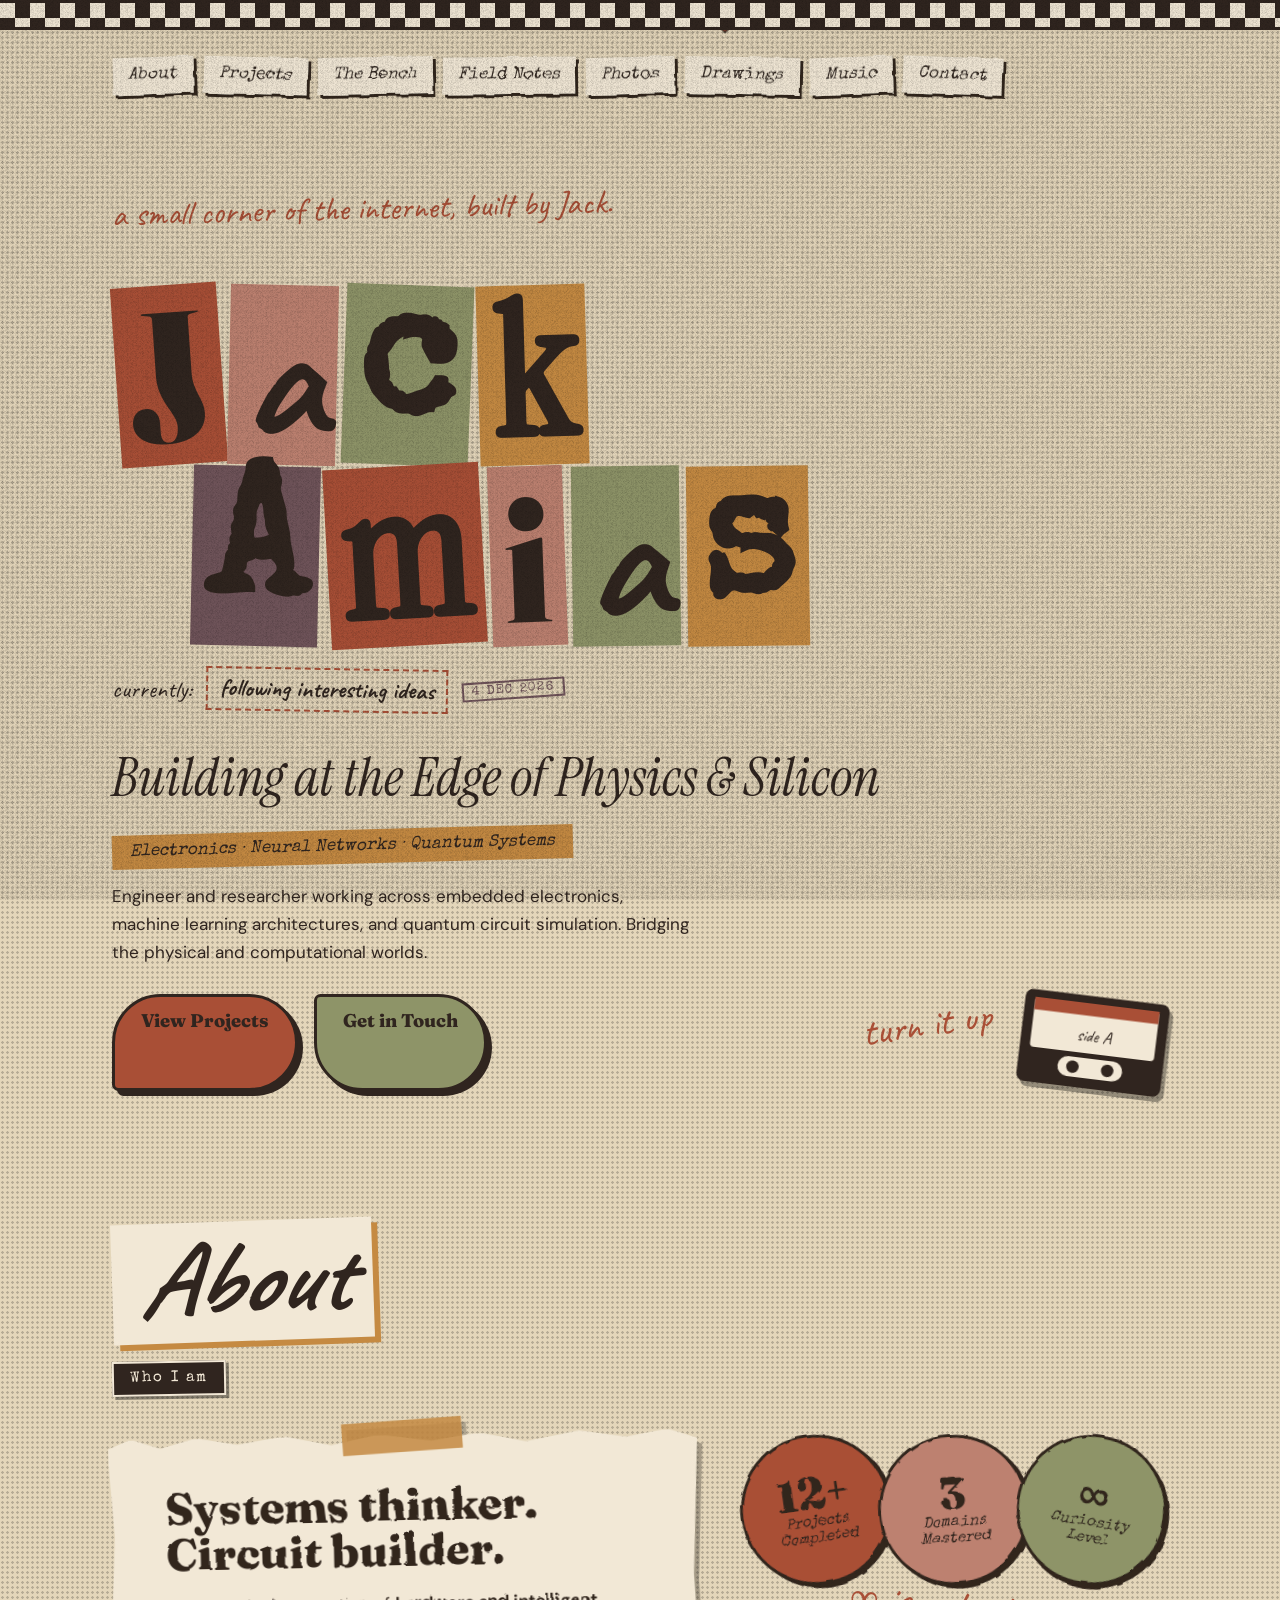
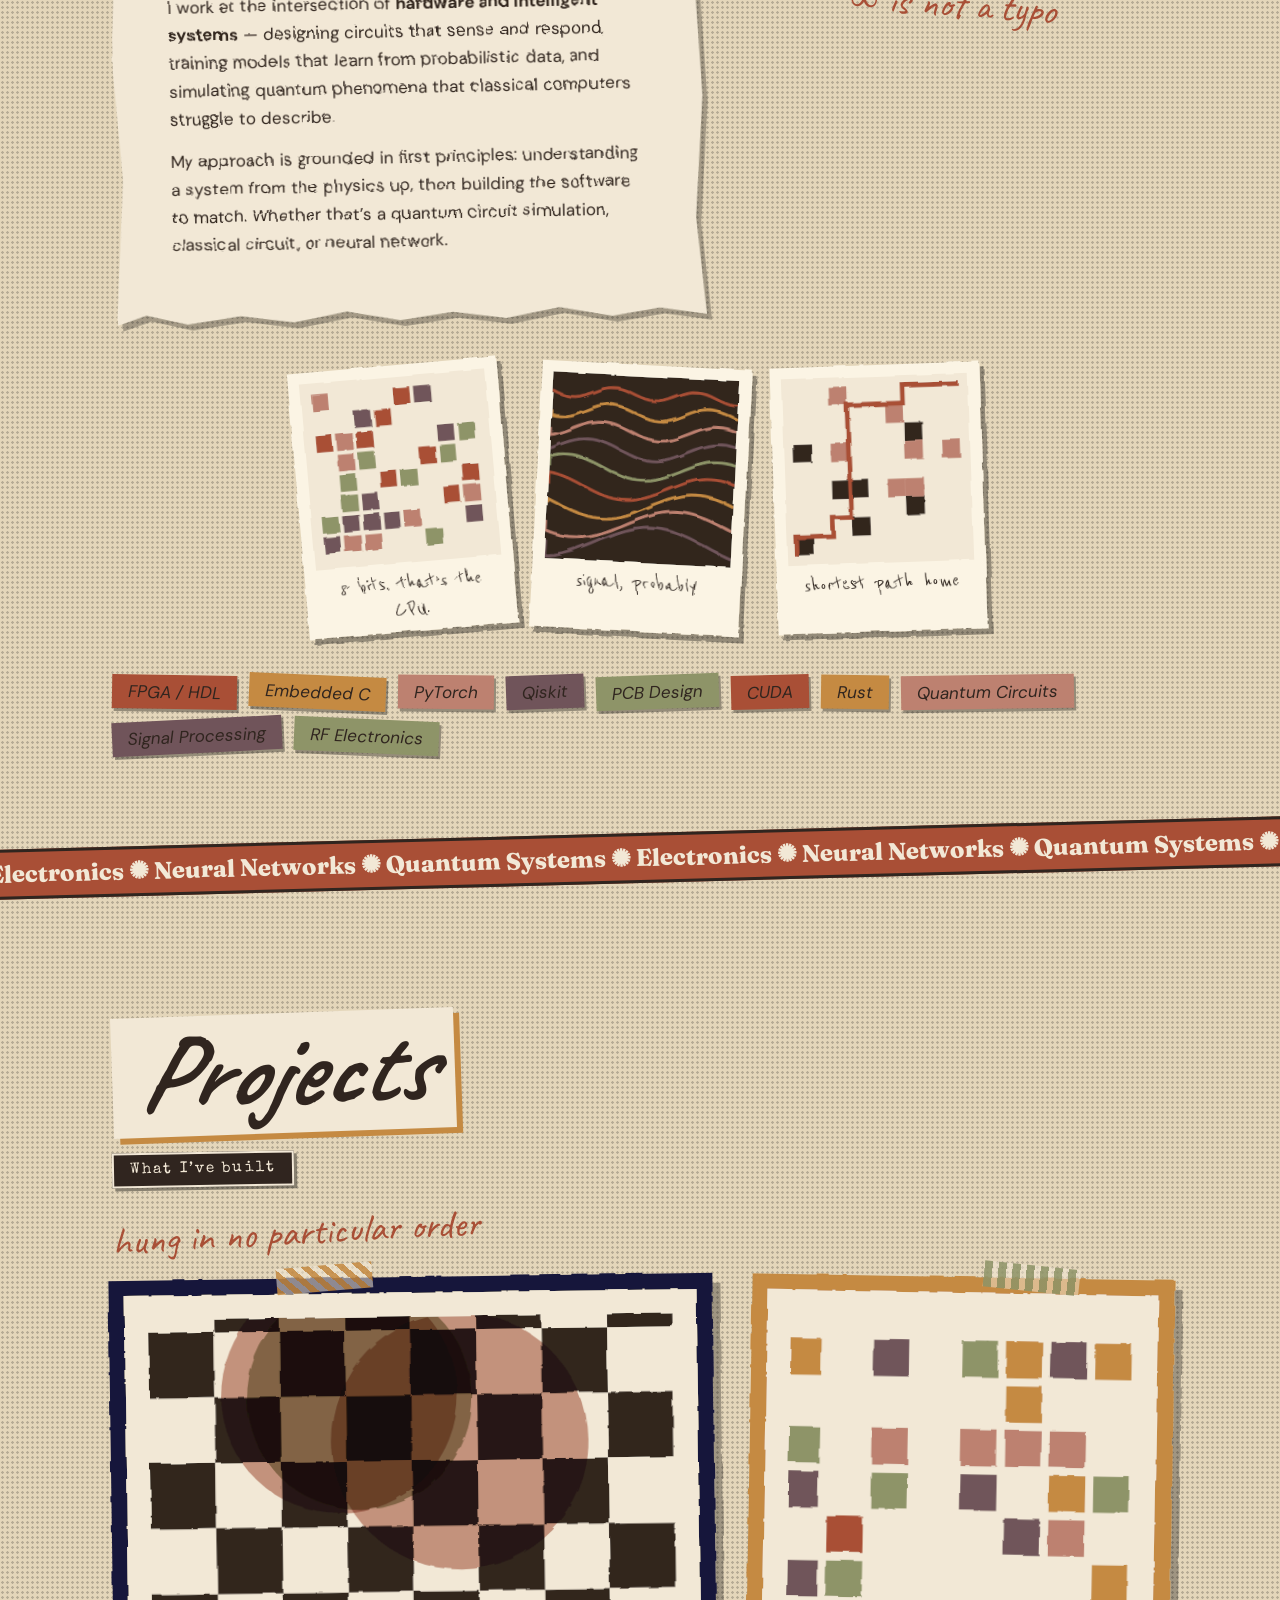
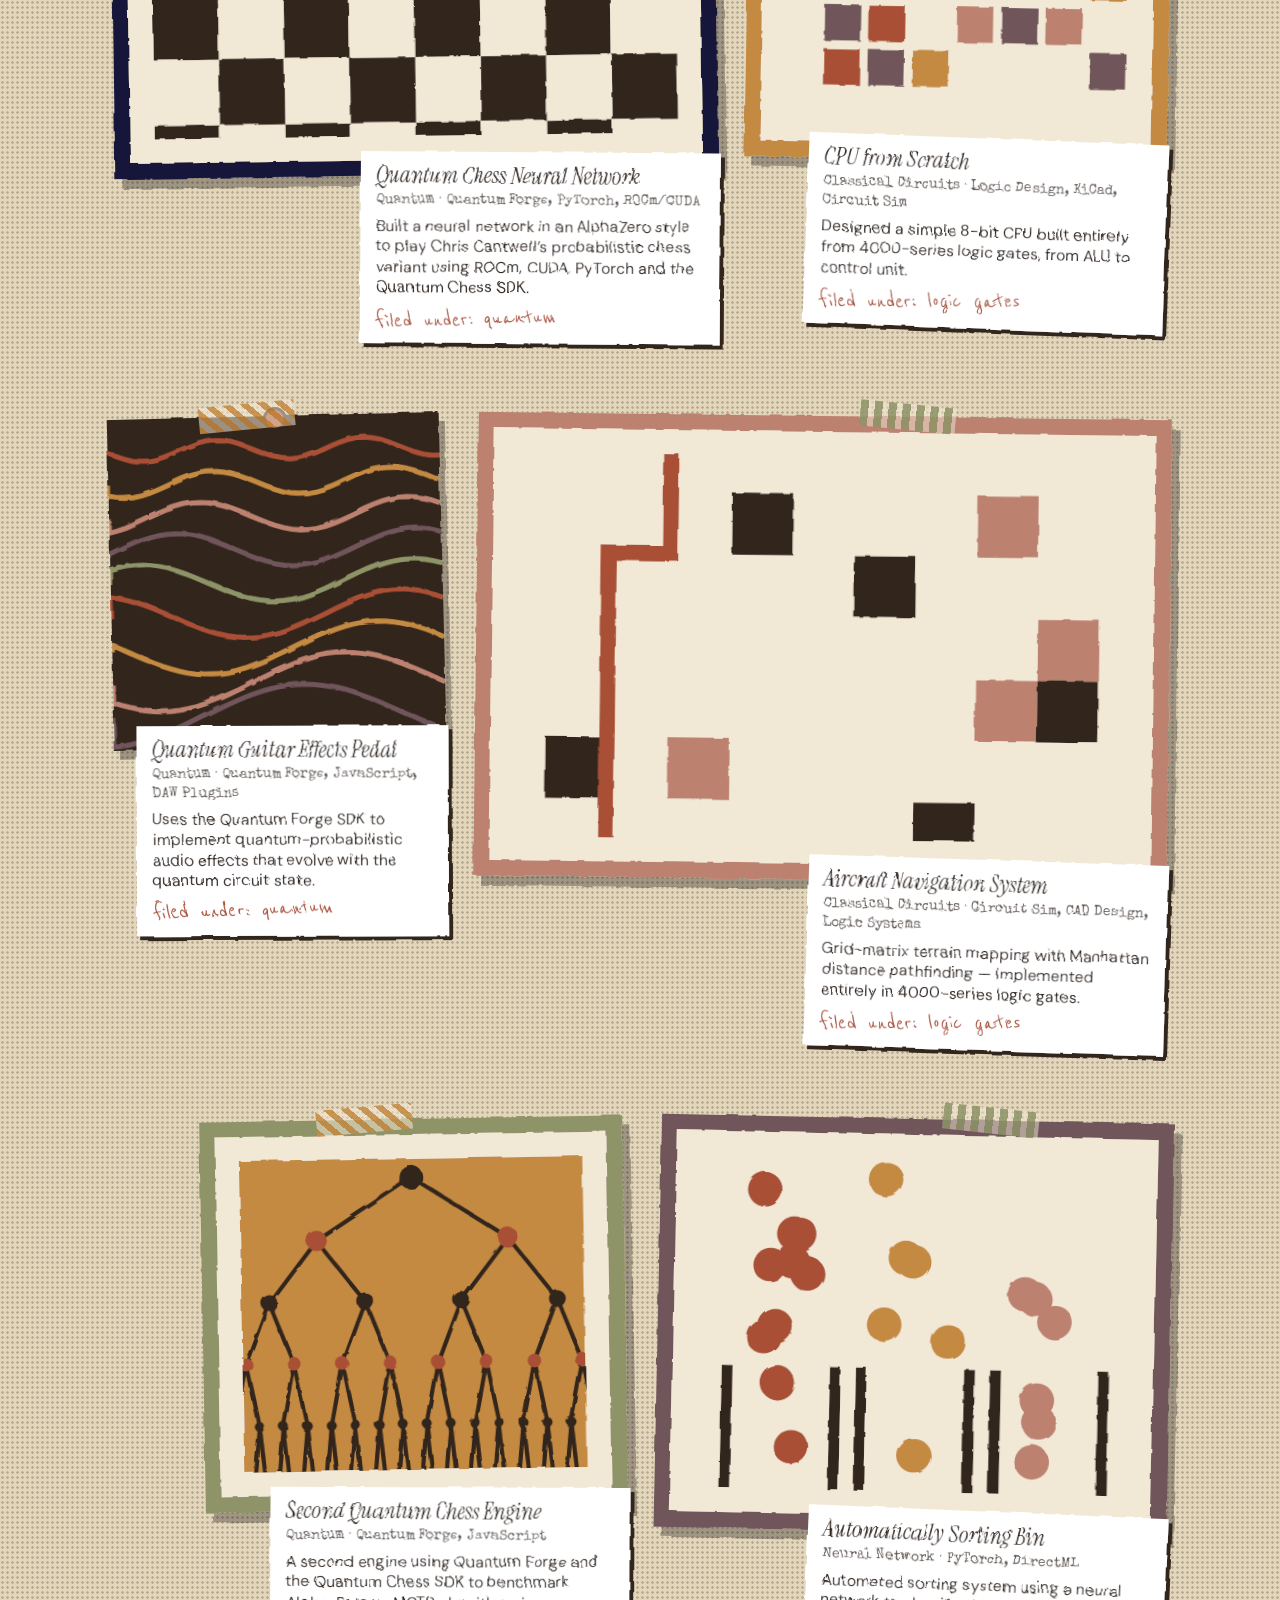
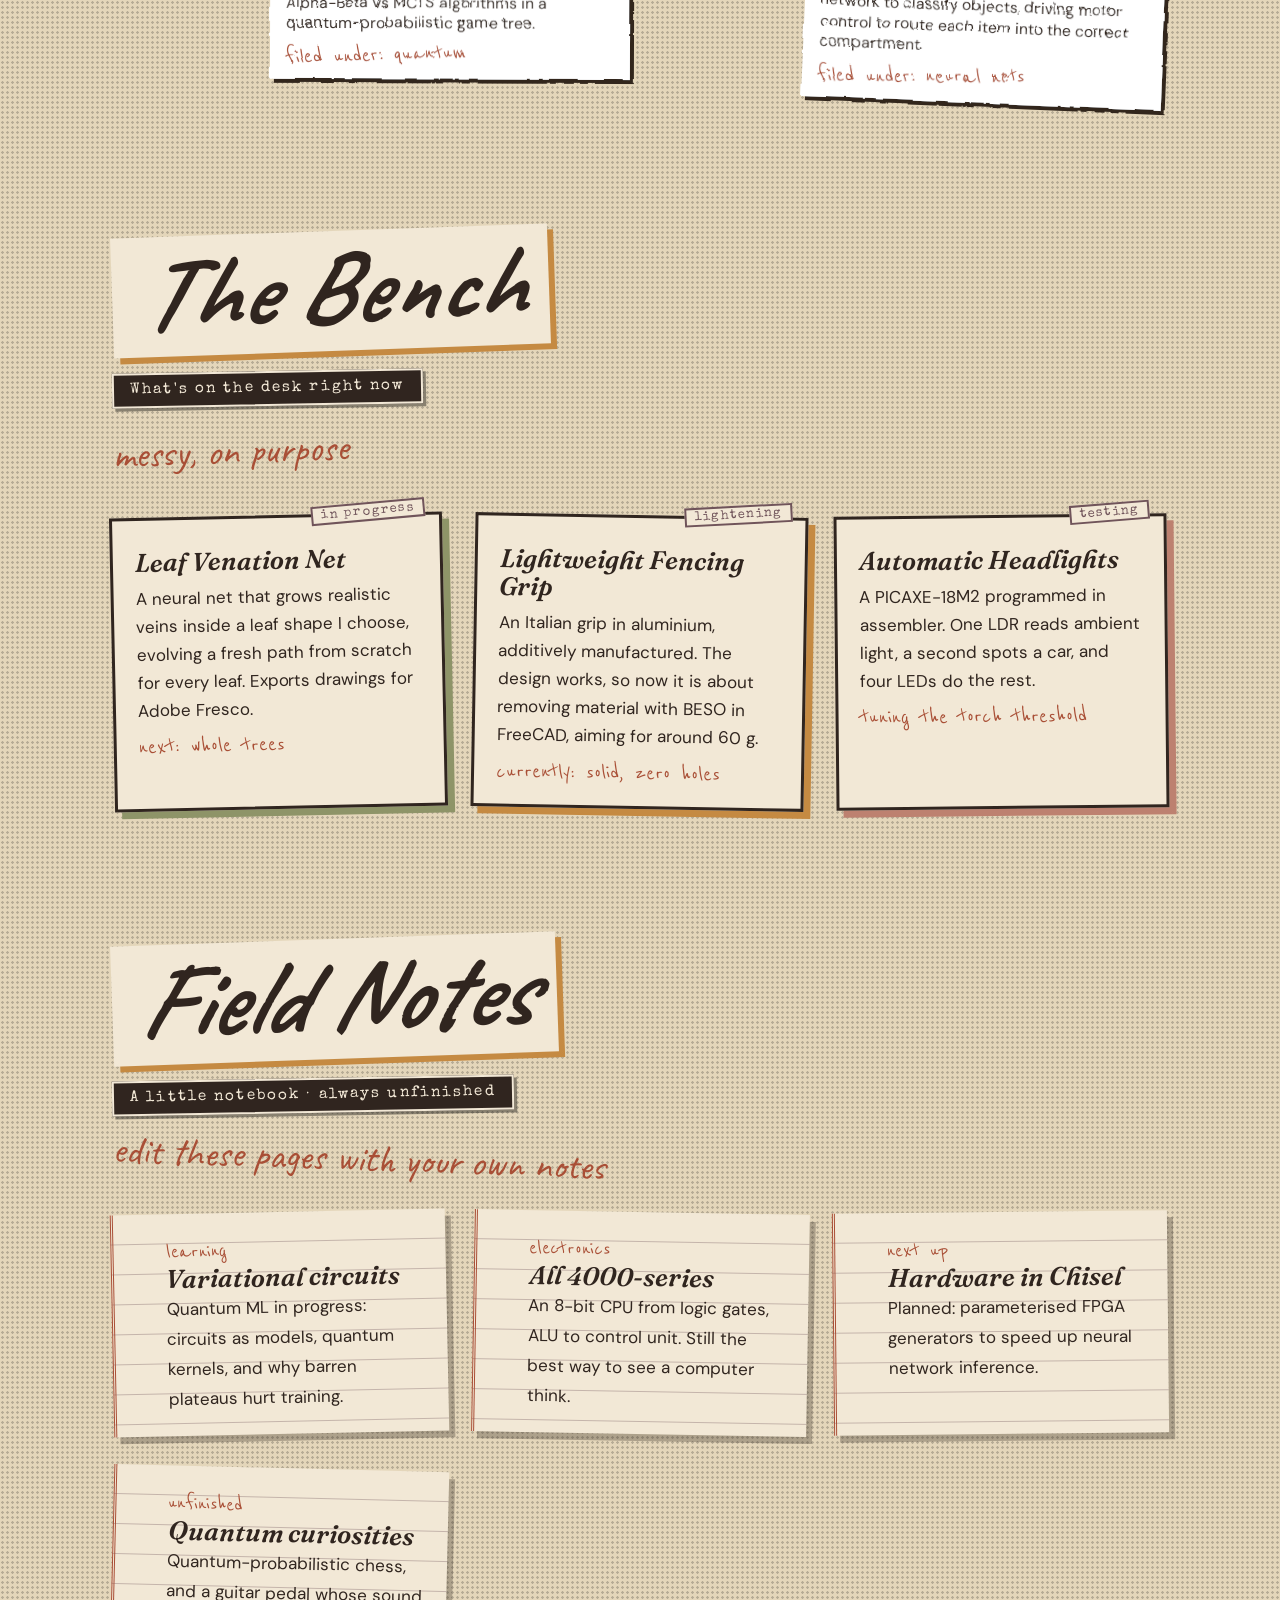
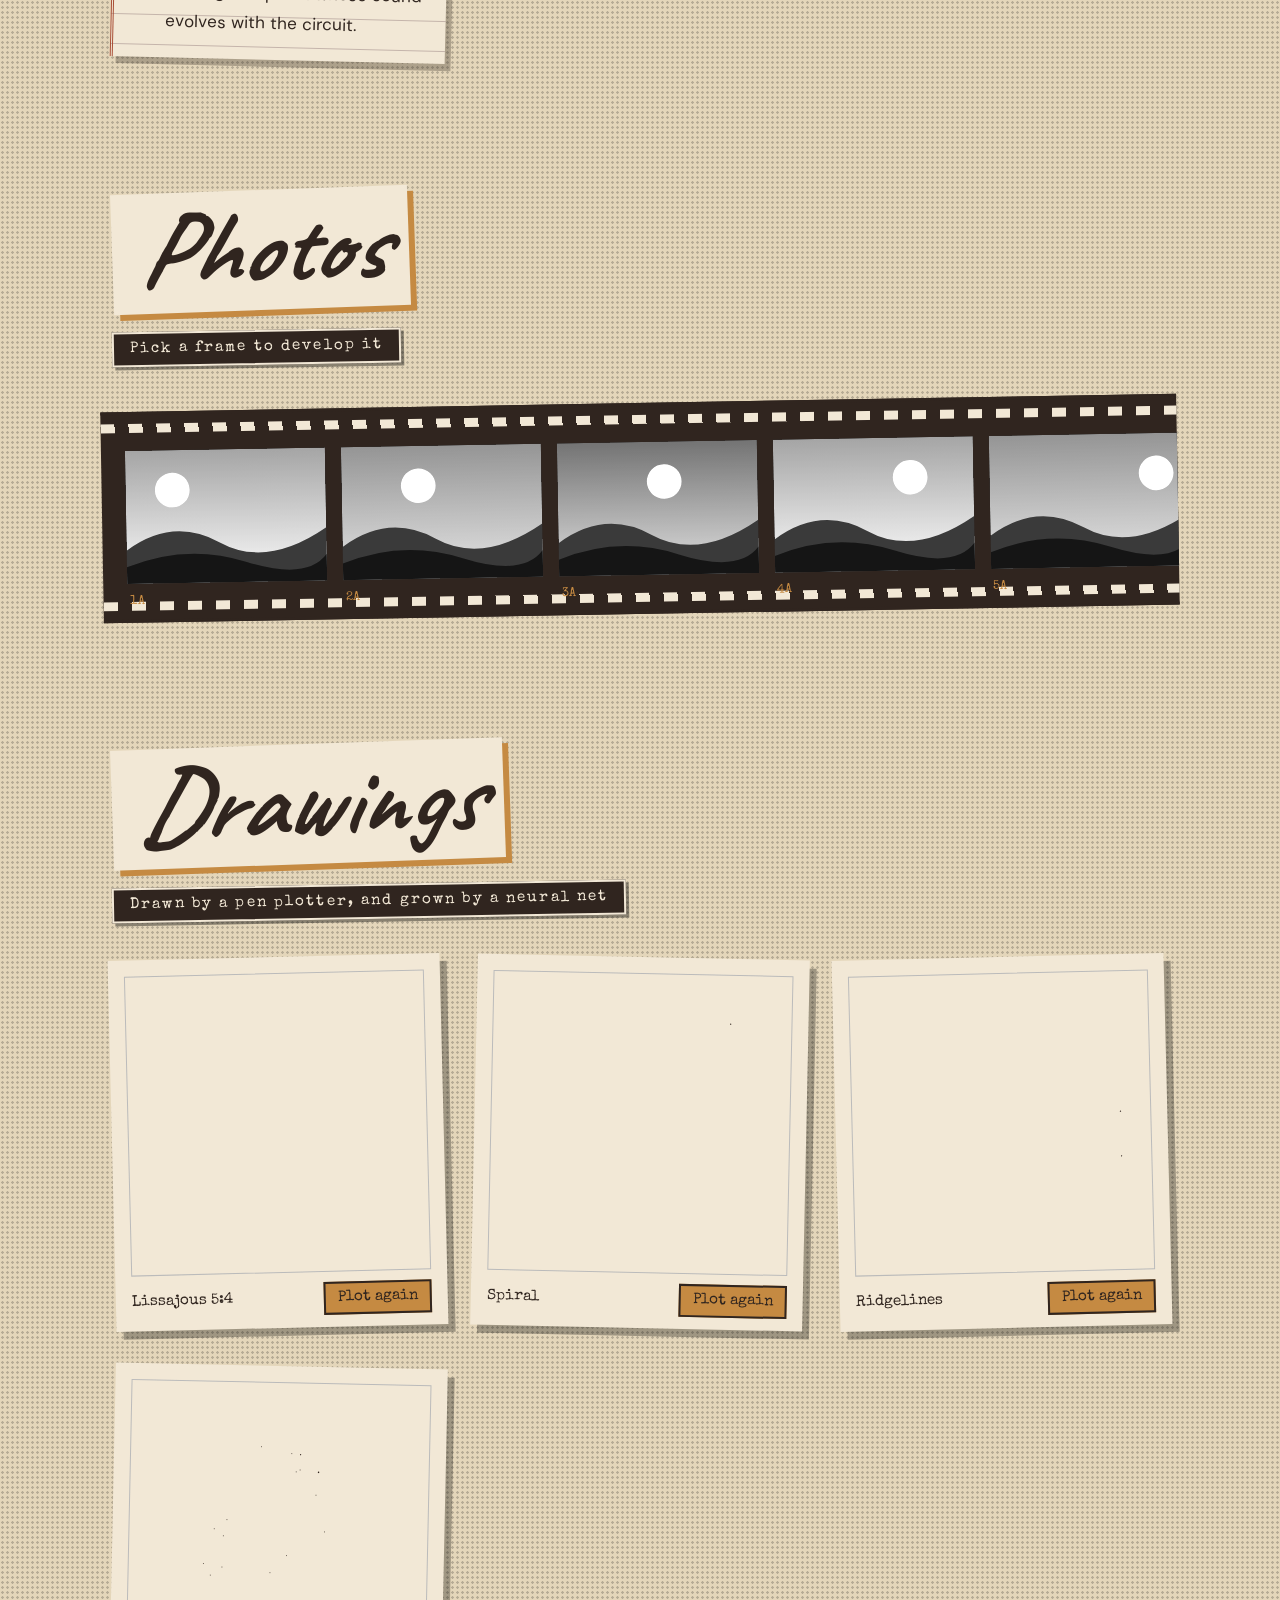
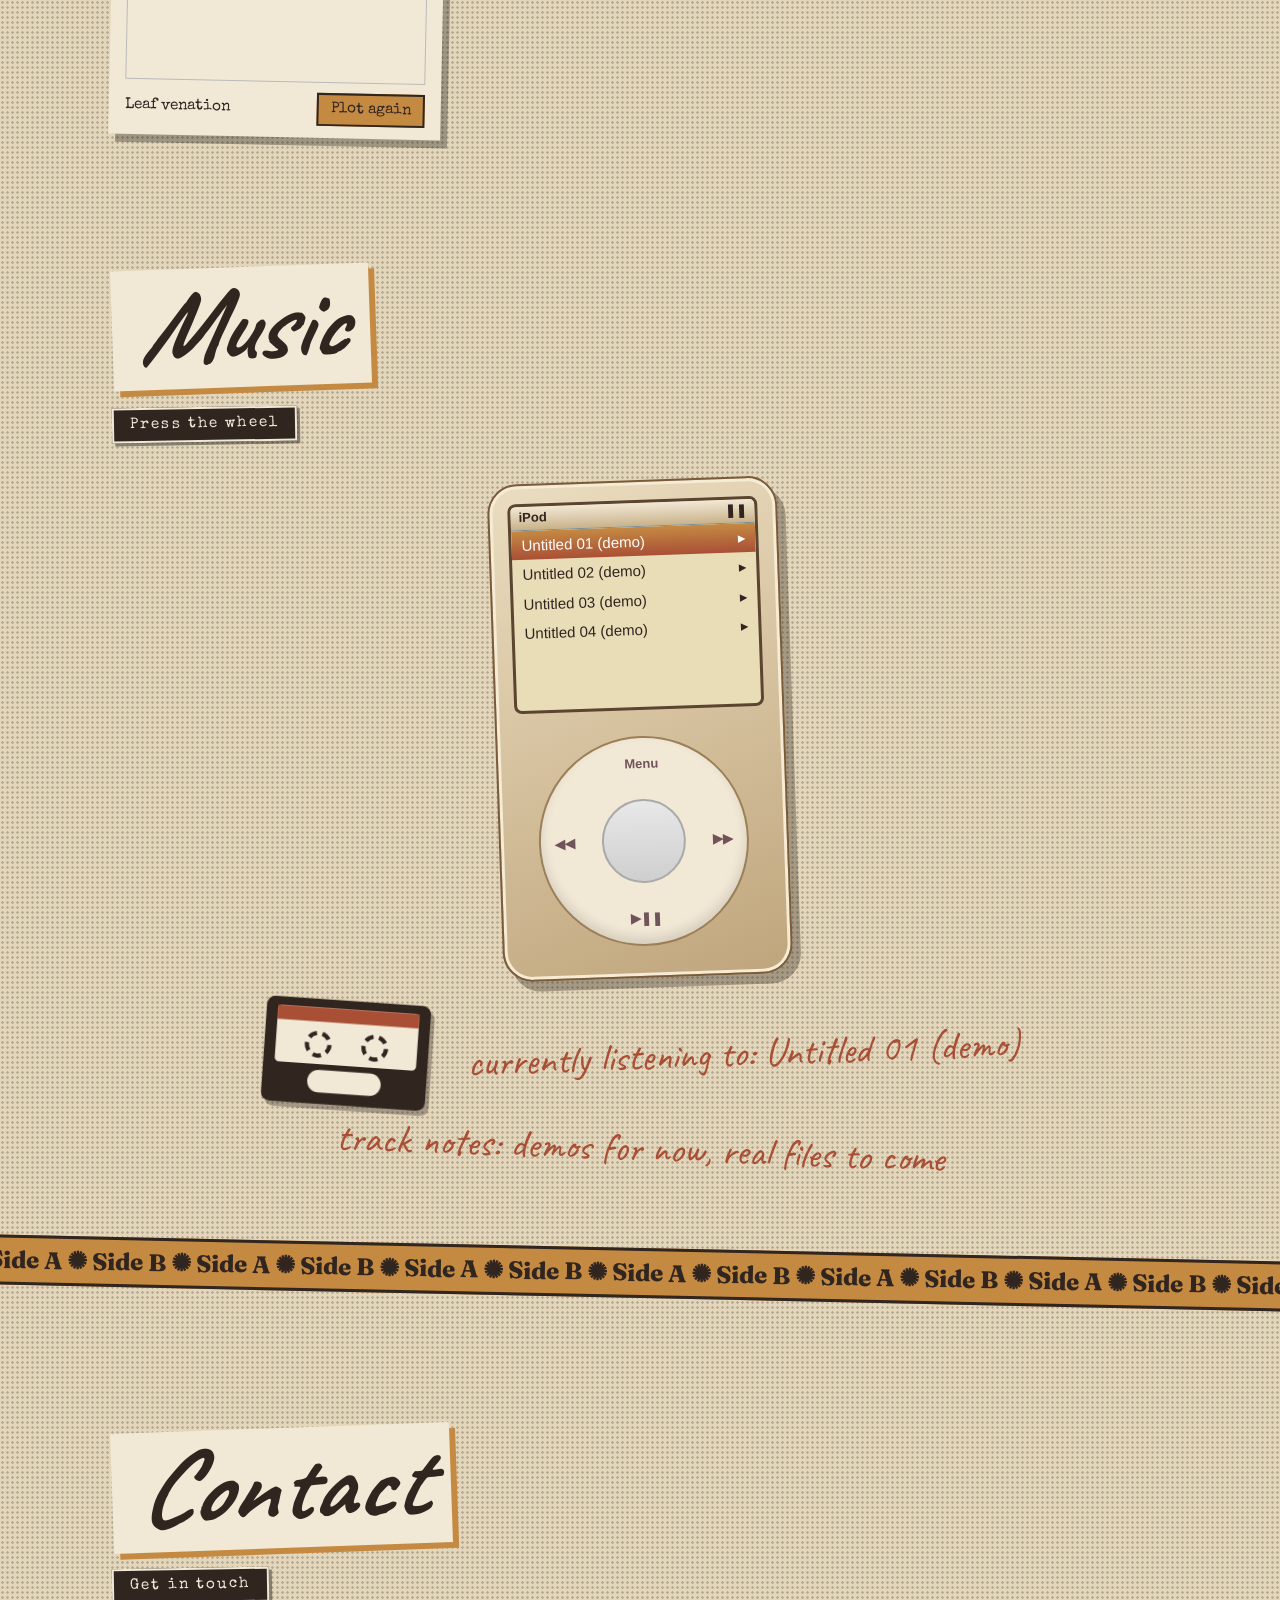
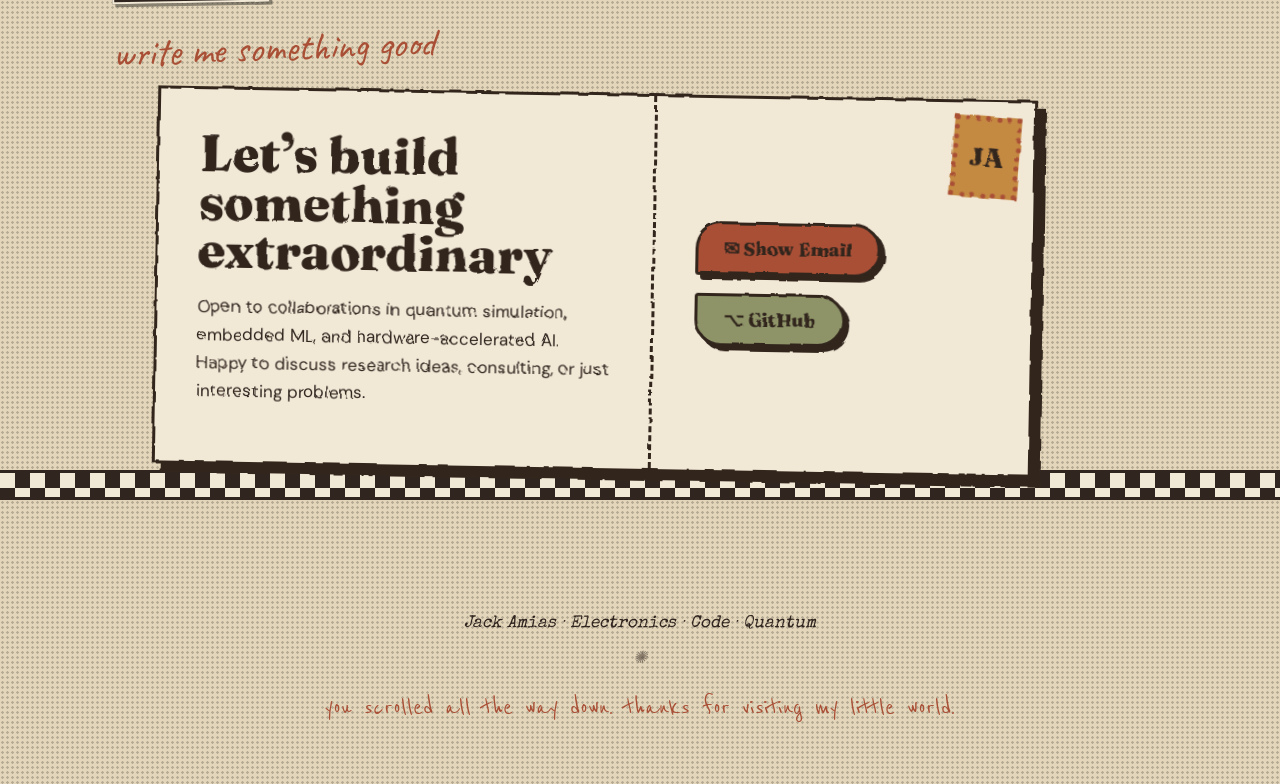
<file: Index.html>
<!DOCTYPE html>
<html lang="en">
<head>
<meta charset="utf-8">
<meta name="viewport" content="width=device-width, initial-scale=1, viewport-fit=cover">
<title>Jack Amias — Electronics · Code · Quantum</title>
<link rel="preconnect" href="https://fonts.googleapis.com">
<link rel="preconnect" href="https://fonts.gstatic.com" crossorigin>
<link href="https://fonts.googleapis.com/css2?family=Fraunces:ital,opsz,wght@0,9..144,800;1,9..144,600&family=Instrument+Serif:ital@0;1&family=Caveat:wght@700&family=Special+Elite&family=Reenie+Beanie&family=DM+Sans:wght@400;600&display=swap" rel="stylesheet">
<style>
:root{--wall:#E4D6BA;--wt:#30251F;--paper:#F2E8D6;--ink:#30251F;--hot:#A94F36;--sun:#C58A42;--pink:#BD8170;--blue:#70545A;--mint:#8E9468;box-sizing:border-box;padding-top:env(safe-area-inset-top,0px);padding-bottom:env(safe-area-inset-bottom,0px);color-scheme:light}
@media (prefers-color-scheme:dark){:root:not([data-theme="light"]){--wall:#241b16;--wt:#F2E8D6;color-scheme:dark}}
:root[data-theme="dark"]{--wall:#241b16;--wt:#F2E8D6;color-scheme:dark}
html{scroll-padding-top:calc(env(safe-area-inset-top,0px) + 12px)}
@media (prefers-reduced-motion:no-preference){html{scroll-behavior:smooth}}
*{box-sizing:border-box}
body{margin:0;background:radial-gradient(rgba(0,0,0,.2) 1px,transparent 1.5px) 0 0/5px 5px,var(--wall);color:var(--wt);font:18px/1.65 "Special Elite","Courier New",monospace;overflow-x:hidden}
body::after{content:"";position:fixed;inset:0;pointer-events:none;opacity:.55;mix-blend-mode:multiply;background:url("data:image/svg+xml,%3Csvg xmlns='http://www.w3.org/2000/svg' width='160' height='160'%3E%3Cfilter id='n'%3E%3CfeTurbulence baseFrequency='.8' numOctaves='2'/%3E%3CfeColorMatrix values='0 0 0 0 0 0 0 0 0 0 0 0 0 0 0 0 0 0 .5 0'/%3E%3C/filter%3E%3Crect width='160' height='160' filter='url(%23n)'/%3E%3C/svg%3E")}
a{color:inherit}
a:focus-visible,summary:focus-visible,button:focus-visible{outline:4px solid var(--hot);outline-offset:3px}
.bg{font-family:"Fraunces","Arial Black",sans-serif;font-weight:400}
.rm{max-width:1100px;margin:0 auto;padding:clamp(70px,11vw,130px) 22px 0;position:relative}
h2{font:400 clamp(2.8rem,10vw,6.5rem)/1.05 "Caveat","Arial Black",sans-serif;margin:0 0 12px;transform:rotate(-2deg);display:inline-block;background:var(--paper);color:var(--ink);padding:.02em .25em .08em;box-shadow:6px 6px 0 var(--hot)}
.cap{display:block;width:fit-content;background:#30251F;color:#F2E8D6;border:2px solid #F2E8D6;padding:3px 16px;margin:8px 0 38px;font-size:.95rem;letter-spacing:.14em;transform:rotate(-1deg);box-shadow:3px 3px 0 rgba(0,0,0,.4)}
.chk{height:30px;background:repeating-conic-gradient(var(--ink) 0 25%,var(--paper) 0 50%) 0 0/30px 30px;border-block:3px solid var(--ink)}
.cas{width:150px;height:auto;margin-left:auto;transform:rotate(7deg);filter:drop-shadow(4px 5px 0 rgba(0,0,0,.35))}
.tape{font-family:"Special Elite",monospace}
.p,.fr,.pc,.lb,.sk,nav a,.pol{filter:url(#rough)}
body::before{content:"";position:fixed;inset:0;pointer-events:none;z-index:50;opacity:.5;background:url("data:image/svg+xml,%3Csvg xmlns='http://www.w3.org/2000/svg' width='300' height='300'%3E%3Cfilter id='s'%3E%3CfeTurbulence baseFrequency='.9' numOctaves='1' seed='4'/%3E%3CfeColorMatrix values='0 0 0 0 0 0 0 0 0 0 0 0 0 0 0 0 0 0 9 -6.4'/%3E%3C/filter%3E%3Crect width='300' height='300' filter='url(%23s)'/%3E%3C/svg%3E")}
.note{display:inline-block;font:400 clamp(1.8rem,4.4vw,2.5rem)/1 "Reenie Beanie",cursive;color:var(--hot);transform:rotate(var(--r,-4deg));margin:10px 8px}
.cap+.note{margin:-26px 0 24px}.btns .note{margin-left:auto}.btns .note+.cas{margin-left:0}
.mq{overflow:hidden;white-space:nowrap;background:var(--hot);color:var(--paper);border-block:3px solid var(--ink);transform:rotate(-1.5deg);margin:80px -12px 0;font:400 1.5rem/1 "Fraunces",sans-serif}
.mq span{display:inline-block;padding:10px 0;animation:mq 26s linear infinite}
@keyframes mq{to{transform:translateX(-50%)}}
.pols{display:flex;gap:28px;flex-wrap:wrap;justify-content:center;margin-top:44px;width:100%}
.pol{margin:0;background:#FBF4E4;color:var(--ink);padding:12px 12px 8px;width:210px;box-shadow:5px 6px 0 rgba(0,0,0,.35);transform:rotate(var(--r))}
.pol svg{display:block;width:100%;aspect-ratio:1}
.pol figcaption{font:400 1.5rem/1.1 "Reenie Beanie",cursive;text-align:center;padding-top:8px}
.film{display:flex;gap:16px;overflow-x:auto;padding:36px 24px;background-color:#30251F;background-image:repeating-linear-gradient(90deg,var(--paper) 0 14px,transparent 14px 28px),repeating-linear-gradient(90deg,var(--paper) 0 14px,transparent 14px 28px);background-size:100% 9px;background-position:0 9px,0 calc(100% - 9px);background-repeat:no-repeat;border-block:3px solid var(--ink);transform:rotate(-1deg);margin:0 -10px}
.fm{flex:none;width:200px;aspect-ratio:3/2;border:0;padding:0;background:#333;cursor:pointer;position:relative}
.fm img{width:100%;height:100%;object-fit:cover;display:block;filter:grayscale(1) contrast(1.15)}.fm:hover img{filter:none}
.fm i{position:absolute;left:2px;bottom:-24px;color:var(--sun);font:normal .8rem "Special Elite",monospace}
#dv{position:fixed;inset:0;z-index:60;background:rgba(10,10,10,.85);display:grid;place-content:center;justify-items:center;padding:20px;overflow:auto}#dv[hidden]{display:none}
.cam{width:min(340px,86vw);position:relative;clip-path:inset(0 -80px -900px -80px)}.cam svg{display:block;width:100%;height:auto;position:relative;z-index:3}
.fl{fill:#fff6c9;opacity:0;animation:flash .8s .15s}@keyframes flash{30%{opacity:1}}
.px{background:#FBF4E4;color:var(--ink);padding:12px 12px 16px;width:78%;margin:-20px auto 0;animation:eject 3.4s .5s both;box-shadow:6px 8px 0 rgba(0,0,0,.4)}
.px .ph{aspect-ratio:1;overflow:hidden;background:#1d2b2a}.px img{width:100%;height:100%;object-fit:cover;display:block;animation:dev 7s 3.8s ease-in both}
.px p{font:400 1.7rem/1.1 "Reenie Beanie",cursive;margin:10px 0 0;text-align:center}
@keyframes eject{0%{transform:translateY(-102%)}28%{transform:translateY(-70%)}34%{transform:translateY(-70%)}66%{transform:translateY(-28%)}72%{transform:translateY(-28%)}100%{transform:translateY(0)}}
@keyframes dev{from{filter:brightness(.12) sepia(1) hue-rotate(150deg) saturate(2.5) contrast(.8);opacity:.5}60%{filter:brightness(.7) sepia(.6) hue-rotate(150deg) saturate(1.3)}to{filter:none;opacity:1}}
#dv .x{margin-top:22px}
.dr{display:grid;grid-template-columns:repeat(auto-fit,minmax(260px,1fr));gap:38px 30px}
.sheet{margin:0;background:var(--paper);color:var(--ink);padding:16px 16px 12px;box-shadow:7px 8px 0 rgba(0,0,0,.3);transform:rotate(var(--r))}
.sheet svg{display:block;width:100%;aspect-ratio:1;background:#fff;border:1px solid #bbb}
.sheet path{fill:none;stroke:var(--ink);stroke-width:.9;stroke-linecap:round;stroke-linejoin:round}
.sheet .pen line{stroke:var(--hot);stroke-width:.3;opacity:.5}.sheet .pen circle{fill:var(--hot)}
.sheet figcaption{display:flex;justify-content:space-between;align-items:center;gap:10px;margin-top:10px;font-size:.95rem}
.sheet button{font:inherit;cursor:pointer;border:2px solid var(--ink);background:var(--sun);color:var(--ink);padding:2px 12px}
.ipod{width:290px;margin:10px auto 0;padding:18px 18px 30px;border-radius:30px;background:linear-gradient(160deg,#fafafa,#c9c9c9);border:2px solid #8c8c8c;box-shadow:8px 10px 0 rgba(0,0,0,.35),inset 0 0 0 3px #fff;color:#111;font-family:Helvetica,Arial,sans-serif;transform:rotate(-2deg)}
.scr{height:210px;background:#dfe9ee;border:3px solid #777;border-radius:8px;overflow:hidden;display:flex;flex-direction:column;font-size:15px;line-height:1.3}
.scr .bar{background:linear-gradient(#f4f8fb,#b5c6d1);padding:3px 8px;display:flex;justify-content:space-between;font-weight:700;font-size:13px;border-bottom:1px solid #7c8c96}
.scr ul{list-style:none;margin:0;padding:0;flex:1;overflow:hidden}.scr li{padding:5px 10px;display:flex;justify-content:space-between;white-space:nowrap}
.scr li.on{background:linear-gradient(#5aa0e6,#1c64c0);color:#fff}
#np{flex:1;padding:10px;display:flex;flex-direction:column;gap:5px}#np[hidden],#tl[hidden]{display:none}
#np .art{height:74px;border:1px solid #777}#np b{font-size:16px}
.pg{height:10px;border:1px solid #666;background:#fff;margin-top:auto}.pg i{display:block;height:100%;background:linear-gradient(#5aa0e6,#1c64c0)}
.tm{display:flex;justify-content:space-between;font-size:12px}
.wheel{position:relative;width:210px;height:210px;margin:26px auto 0;border-radius:50%;background:#f7f7f7;border:2px solid #aaa;touch-action:none;box-shadow:inset 0 -6px 12px rgba(0,0,0,.12)}
.wheel button{position:absolute;border:0;background:none;font:700 13px Helvetica,Arial,sans-serif;color:#888;cursor:pointer;padding:8px}
.mn{top:10px;left:50%;transform:translateX(-50%)}.pv{left:6px;top:50%;transform:translateY(-50%)}.nx{right:6px;top:50%;transform:translateY(-50%)}.pp{bottom:10px;left:50%;transform:translateX(-50%)}
.wheel .ct{left:50%;top:50%;width:84px;height:84px;margin:-42px 0 0 -42px;border-radius:50%;background:linear-gradient(#e8e8e8,#cfcfcf);border:2px solid #aaa;padding:0}
@media (prefers-reduced-motion:reduce){.px,.px img{animation:none}}
.pj{transition:transform .25s}.pj:hover{transform:rotate(0) scale(1.02);z-index:3}
.lt{transition:transform .2s cubic-bezier(.3,1.6,.5,1)}.lt:hover{transform:rotate(0) scale(1.15)}
@media (pointer:fine){html{cursor:url("data:image/svg+xml,%3Csvg xmlns='http://www.w3.org/2000/svg' width='32' height='32' viewBox='0 0 32 32'%3E%3Cpath d='M16 2l4 9.5 10 .8-7.6 6.6 2.3 10-8.7-5.4-8.7 5.4 2.3-10L2 12.3l10-.8z' fill='%23C58A42' stroke='%2330251F' stroke-width='2' stroke-linejoin='round'/%3E%3C/svg%3E") 16 16,auto}a,button,summary,.wheel,.fm{cursor:url("data:image/svg+xml,%3Csvg xmlns='http://www.w3.org/2000/svg' width='32' height='32' viewBox='0 0 32 32'%3E%3Cpath d='M16 2l4 9.5 10 .8-7.6 6.6 2.3 10-8.7-5.4-8.7 5.4 2.3-10L2 12.3l10-.8z' fill='%23A94F36' stroke='%2330251F' stroke-width='2' stroke-linejoin='round'/%3E%3C/svg%3E") 16 16,pointer!important}}
@media (prefers-reduced-motion:reduce){.mq span{animation:none}}.sp,.sk span,.lb small{font-family:"Special Elite",monospace}
header{max-width:1100px;margin:0 auto;padding:26px 22px 0}
nav{display:flex;flex-wrap:wrap;gap:10px}
nav a{background:var(--paper);color:var(--ink);padding:5px 16px;text-decoration:none;font-style:italic;box-shadow:3px 3px 0 var(--ink);transform:rotate(var(--r))}
nav a:hover{background:var(--sun)}
h1{margin:clamp(40px,8vw,90px) 0 0;font:400 clamp(3.6rem,17vw,11.5rem)/.98 "Fraunces","Arial Black",sans-serif}
.row{display:flex;flex-wrap:wrap;width:fit-content}.row+.row{margin-left:clamp(14px,6vw,90px)}
.lt{color:var(--ink);padding:0 .07em;margin:0 .02em;display:inline-block;transform:rotate(var(--r));animation:drop .7s cubic-bezier(.3,1.5,.5,1) both;animation-delay:var(--d)}
@keyframes drop{from{transform:translateY(-70vh) rotate(calc(var(--r)*5));opacity:0}}
.show{font:italic 400 clamp(1.8rem,5.2vw,3.4rem)/1.1 "Instrument Serif",Georgia,serif;margin:36px 0 0;max-width:15em}
.tape{display:inline-block;background:var(--sun);color:var(--ink);padding:3px 18px;margin:22px 0 0;transform:rotate(-1.5deg);font-style:italic}
.lead{max-width:34em;margin:18px 0 0}
.btns{display:flex;gap:16px;flex-wrap:wrap;margin-top:28px}
.bt{font:400 1.15rem "Fraunces","Arial Black",sans-serif;text-decoration:none;color:var(--ink);padding:12px 26px;border:3px solid var(--ink);background:var(--hot);box-shadow:5px 5px 0 var(--ink);border-radius:60px 60px 60px 8px;cursor:pointer;display:inline-block}
.bt.b{background:var(--mint);border-radius:8px 60px 60px 60px}
.bt:hover{transform:translate(-2px,-2px);box-shadow:7px 7px 0 var(--ink)}
/* paper */
.sh{position:relative;filter:drop-shadow(5px 6px 0 rgba(0,0,0,.28))}
.sh::before{content:"";position:absolute;z-index:2;top:-14px;left:50%;width:120px;height:32px;margin-left:-60px;background:var(--sun);opacity:.85;transform:rotate(-3deg)}
.p{background:var(--paper);color:var(--ink);padding:48px clamp(24px,5vw,56px) 52px;clip-path:polygon(0 2%,4% 0,9% 2%,15% 0,22% 1.5%,30% 0,38% 2%,46% 0,55% 1.5%,63% 0,71% 2%,80% 0,88% 1.5%,95% 0,100% 2%,99% 30%,100% 55%,98.5% 80%,100% 100%,92% 98.5%,84% 100%,75% 98%,66% 100%,57% 98.5%,48% 100%,39% 98%,30% 100%,21% 98.5%,12% 100%,5% 98%,0 100%,1.5% 70%,0 45%,1% 20%)}
.p h3{font:400 clamp(1.9rem,4.4vw,2.8rem)/1 "Fraunces",sans-serif;margin:0 0 16px}
.p p{margin:0 0 14px}.p i.k{opacity:.7}
.ab{display:flex;flex-wrap:wrap;gap:36px;align-items:flex-start}
.ab .sh{flex:1 1 440px;max-width:640px;transform:rotate(-1.2deg)}
.stk{flex:1 1 280px;display:flex;flex-wrap:wrap;justify-content:center;padding-top:10px}
.sk{width:150px;height:150px;border-radius:50%;margin:-10px -6px;display:grid;place-content:center;text-align:center;color:var(--ink);border:3px solid var(--ink);box-shadow:4px 4px 0 var(--ink);transform:rotate(var(--r));line-height:1.05}
.sk b{font:400 2.7rem/1 "Fraunces",sans-serif}.sk span{font-style:italic;font-size:.95rem;padding:0 14px}
.tg{display:flex;flex-wrap:wrap;gap:10px 12px;margin-top:44px}
.tg span{color:var(--ink);padding:3px 16px;transform:rotate(var(--r));box-shadow:2px 3px 0 rgba(0,0,0,.35);font-style:italic}
/* gallery */
.gw{display:grid;grid-template-columns:repeat(12,1fr);gap:70px 30px;align-items:start}
.pj{grid-column:span 6;position:relative;transform:rotate(var(--r));margin-top:var(--m,0)}
.pj:nth-child(1){grid-column:1/8}.pj:nth-child(2){grid-column:8/13;--m:90px}.pj:nth-child(3){grid-column:1/5}.pj:nth-child(4){grid-column:5/13;--m:50px}.pj:nth-child(5){grid-column:2/7}.pj:nth-child(6){grid-column:7/13;--m:60px}
.fr{background:var(--paper);padding:clamp(12px,2.4vw,24px);border:clamp(8px,1.6vw,16px) solid var(--fc);box-shadow:8px 10px 0 rgba(0,0,0,.3)}
.pj:nth-child(3) .fr{border:0;padding:0;box-shadow:6px 9px 0 rgba(0,0,0,.3)}
.pj:nth-child(3)::before{content:"";position:absolute;z-index:2;top:-8px;left:50%;width:18px;height:18px;margin-left:-9px;border-radius:50%;background:var(--hot);border:3px solid var(--ink)}
.fr svg{display:block;width:100%;aspect-ratio:var(--ar)}
.lb{position:relative;z-index:2;background:#fff;color:var(--ink);padding:12px 16px 14px;margin:-22px 0 0 auto;width:min(94%,360px);box-shadow:4px 4px 0 var(--ink);font-size:.98rem;line-height:1.3;transform:rotate(1.2deg)}
.lb h3{font:italic 400 1.45rem/1.05 "Instrument Serif",Georgia,serif;margin:0 0 4px}
.lb small{display:block;font-size:.9rem;opacity:.75}.lb p{margin:6px 0 0}
/* postcard */
.pc{display:grid;grid-template-columns:1.3fr 1fr;background:var(--paper);color:var(--ink);border:3px solid var(--ink);box-shadow:9px 9px 0 var(--ink);transform:rotate(1deg);max-width:880px;margin:0 auto 0 4%}
.pc>div{padding:clamp(22px,4vw,40px)}
.pc .r{border-left:3px dashed var(--ink);position:relative;display:flex;flex-direction:column;gap:18px;justify-content:center}
.pc h3{font:400 clamp(2rem,5vw,3.2rem)/.95 "Fraunces",sans-serif;margin:0 0 14px}
.stp{position:absolute;top:14px;right:14px;width:68px;height:82px;border:5px dotted var(--hot);background:var(--sun);display:grid;place-content:center;font:400 1.6rem "Fraunces",sans-serif;transform:rotate(4deg)}
.em{font:italic 400 1.5rem "Instrument Serif",serif;word-break:break-all}
footer{padding:110px 22px 60px;text-align:center;font-style:italic}
@media (max-width:760px){h1{font-size:clamp(3.25rem,16vw,7.5rem)}.gw{display:block}.pj{margin:0 0 64px!important}.pc{grid-template-columns:1fr;margin:0}.pc .r{border-left:0;border-top:3px dashed var(--ink);padding-top:90px}}
@media (prefers-reduced-motion:reduce){.lt{animation:none}.pj,.bt,.lt{transition:none!important}.mq{transform:none!important}}

body{font:17px/1.65 "DM Sans",system-ui,sans-serif}
.cap,.tape,nav a,.sheet figcaption,.lb small,.summary .m,summary .m,.sp,footer{font-family:"Special Elite",monospace}
h1,h1 .lt,h2,.p h3,.pc h3,.bt,.mq,.sk b,.stp{font-weight:800}h2{font-style:italic;box-shadow:6px 6px 0 var(--sun)}
.note,.hello,.status{font-family:"Caveat",cursive}
.hello{font-size:clamp(1.5rem,4vw,2.1rem);margin:clamp(40px,7vw,80px) 0 0;color:var(--hot);transform:rotate(-1.5deg)}.hello+h1{margin-top:clamp(28px,5vw,56px)}
.status{display:flex;flex-wrap:wrap;gap:6px 14px;align-items:center;font-size:1.5rem;margin:22px 0 0}
.status b{font-weight:700;border:2px dashed var(--hot);padding:0 12px;transform:rotate(1deg)}
.stampd{font:.8rem "Special Elite",monospace;border:2px solid var(--blue);color:var(--blue);padding:1px 8px;transform:rotate(-4deg);letter-spacing:.1em}
.pj::after{content:"";position:absolute;top:-12px;left:28%;width:96px;height:26px;z-index:3;background:repeating-linear-gradient(45deg,rgba(197,138,66,.85) 0 6px,rgba(242,232,214,.55) 6px 12px);transform:rotate(-4deg)}
.pj:nth-child(even)::after{left:55%;transform:rotate(5deg);background:repeating-linear-gradient(90deg,rgba(142,148,104,.85) 0 8px,rgba(242,232,214,.5) 8px 14px)}
.mgn{font:1.6rem/1 "Reenie Beanie",cursive;color:var(--hot);display:block;margin-top:6px;transform:rotate(-2deg)}
.sk,.pol,.fm{transition:transform .25s}.sk:hover,.pol:hover{transform:rotate(calc(var(--r)*-1.6)) scale(1.06)}
.fn{display:grid;grid-template-columns:repeat(auto-fit,minmax(250px,1fr));gap:34px 26px;margin-top:10px}
.pg2{background:repeating-linear-gradient(transparent 0 29px,rgba(112,84,90,.35) 29px 30px),var(--paper);color:var(--ink);padding:26px 22px 22px 52px;line-height:30px;box-shadow:6px 7px 0 rgba(48,37,31,.3);transform:rotate(var(--r));position:relative;border-left:3px double var(--hot)}
.pg2 h3{font:italic 600 1.6rem/30px "Fraunces",serif;margin:0}.pg2 p{margin:0}.pg2 small{font:1.5rem/1 "Reenie Beanie",cursive;color:var(--hot);display:block}
.ipod{background:linear-gradient(160deg,#EBDDC0,#BFA57C);border-color:#7a5c3a;color:#30251F;box-shadow:8px 10px 0 rgba(48,37,31,.35),inset 0 0 0 3px #F6ECD6}
.scr{background:#E9DDB8;border-color:#5b4430}.scr .bar{background:linear-gradient(#F2E8D6,#C9B28A)}.scr li.on{background:linear-gradient(#C58A42,#A94F36)}.pg i{background:linear-gradient(#C58A42,#A94F36)}
.wheel{background:#F2E8D6;border-color:#9a7f58}.wheel button{color:#70545A}
.nook{display:flex;flex-wrap:wrap;gap:20px 36px;align-items:center;justify-content:center;margin-top:20px}.nook .note{max-width:16em;margin:0}
.cass{width:170px;transform:rotate(4deg);filter:drop-shadow(4px 5px 0 rgba(48,37,31,.35))}.rl{transform-box:fill-box;transform-origin:center}
.play .rl{animation:sp 2.4s linear infinite}@keyframes sp{to{transform:rotate(360deg)}}
.st{position:fixed;z-index:70;pointer-events:none;color:var(--sun);font-size:16px;animation:stf .9s forwards}@keyframes stf{to{opacity:0;transform:translateY(-22px) rotate(90deg) scale(.4)}}
.hid{background:none;border:0;color:inherit;opacity:.5;font:inherit;cursor:pointer;padding:8px}.hid:hover{opacity:1}#hm{display:block;font:1.8rem "Reenie Beanie",cursive;color:var(--hot);margin-top:8px}
.sheet svg{background:var(--paper)}.film{background-color:#30251F}
@media (prefers-reduced-motion:reduce){.rl,.st{animation:none!important}.sk:hover,.pol:hover{transform:rotate(var(--r))}}
.bn{display:grid;grid-template-columns:repeat(auto-fit,minmax(260px,1fr));gap:40px 28px;margin-top:20px}
.bc{background:var(--paper);color:var(--ink);border:3px solid var(--ink);box-shadow:7px 7px 0 var(--c);padding:28px 22px 20px;transform:rotate(var(--r));position:relative}
.bc h3{font:italic 600 1.6rem/1.1 "Fraunces",serif;margin:0 0 8px}.bc p{margin:0}.bc small{font:1.6rem/1 "Reenie Beanie",cursive;color:var(--hot);display:block;margin-top:10px}
.bc .stampd{position:absolute;top:-14px;right:14px;background:var(--paper)}
.fall{position:absolute;left:50%;top:0;bottom:0;width:100vw;transform:translateX(-50%);overflow:hidden;pointer-events:none;z-index:-1}
.lf{position:absolute;top:-70px;animation:fall linear infinite}
.lf svg{display:block;width:100%;height:auto;transform-origin:50% 20%;animation:sw ease-in-out infinite alternate}
@keyframes fall{0%{transform:translate3d(0,0,0);opacity:0}8%{opacity:.9}92%{opacity:.9}100%{transform:translate3d(var(--dx),var(--h),0);opacity:0}}
@keyframes sw{from{transform:rotate(-35deg) scaleX(1)}to{transform:rotate(35deg) scaleX(.45)}}
@media (prefers-reduced-motion:reduce){.fall{display:none}}
</style>
</head>
<body>
<div class="chk"></div>
<svg width="0" height="0" style="position:absolute" aria-hidden="true"><filter id="rough"><feTurbulence baseFrequency=".035" numOctaves="3" result="t"/><feDisplacementMap in="SourceGraphic" in2="t" scale="2.5"/></filter></svg>
<header style="position:relative;z-index:0"><div class="fall" id="fall" aria-hidden="true"></div>
<nav><a href="#about" style="--r:-2deg">About</a><a href="#projects" style="--r:1.5deg">Projects</a><a href="#bench" style="--r:-1deg">The Bench</a><a href="#notes" style="--r:-.5deg">Field Notes</a><a href="#photos" style="--r:-1.5deg">Photos</a><a href="#drawings" style="--r:1deg">Drawings</a><a href="#music" style="--r:-2deg">Music</a><a href="#contact" style="--r:2deg">Contact</a></nav>
<p class="hello">a small corner of the internet, built by Jack.</p>
<h1 aria-label="Jack Amias"><span class="row" id="n1" aria-hidden="true" data-t="Jack"></span><span class="row" id="n2" aria-hidden="true" data-t="Amias"></span></h1>
<p class="status"><span>currently:</span> <b id="stt">following interesting ideas</b> <time class="stampd" id="dt"></time></p>
<p class="show">Building at the Edge of Physics &amp; Silicon</p>
<span class="tape">Electronics · Neural Networks · Quantum Systems</span>
<p class="lead">Engineer and researcher working across embedded electronics, machine learning architectures, and quantum circuit simulation. Bridging the physical and computational worlds.</p>
<div class="btns"><a class="bt" href="#projects">View Projects</a><a class="bt b" href="#contact">Get in Touch</a><span class="note" style="--r:-8deg">turn it up</span><svg class="cas" viewBox="0 0 120 78" aria-hidden="true"><rect x="2" y="2" width="116" height="74" rx="6" fill="#30251F"/><rect x="10" y="8" width="100" height="40" rx="3" fill="#F2E8D6"/><rect x="10" y="8" width="100" height="10" fill="#A94F36"/><text x="60" y="38" text-anchor="middle" font-family="Caveat" font-size="14" fill="#30251F">side A</text><rect x="34" y="52" width="52" height="16" rx="8" fill="#F2E8D6"/><circle cx="46" cy="60" r="5" fill="#30251F"/><circle cx="74" cy="60" r="5" fill="#30251F"/></svg></div>
</header>

<section class="rm" id="about">
<h2>About</h2><p class="cap">Who I am</p>
<div class="ab">
<div class="sh"><div class="p">
<h3>Systems thinker. Circuit builder.</h3>
<p>I work at the intersection of <strong>hardware and intelligent systems</strong> — designing circuits that sense and respond, training models that learn from probabilistic data, and simulating quantum phenomena that classical computers struggle to describe.</p>
<p>My approach is grounded in first principles: understanding a system from the physics up, then building the software to match. Whether that’s a quantum circuit simulation, classical circuit, or neural network.</p>
</div></div>
<div class="stk">
<div class="sk" style="--r:-8deg;background:var(--hot)"><b>12+</b><span>Projects Completed</span></div>
<div class="sk" style="--r:-4deg;background:var(--pink)"><b>3</b><span>Domains Mastered</span></div>
<div class="sk" style="--r:9deg;background:var(--mint)"><b>∞</b><span>Curiosity Level</span></div><span class="note" style="--r:4deg">∞ is not a typo</span>
</div></div>
<div class="pols"><figure class="pol" style="--r:-5deg"><svg viewBox="0 0 200 200" data-a="1"></svg><figcaption>8 bits. that’s the CPU.</figcaption></figure><figure class="pol" style="--r:3deg"><svg viewBox="0 0 200 200" data-a="2"></svg><figcaption>signal, probably</figcaption></figure><figure class="pol" style="--r:-2deg"><svg viewBox="0 0 200 200" data-a="3"></svg><figcaption>shortest path home</figcaption></figure></div>
<div class="tg" id="tg"></div>
</section>

<div class="mq" aria-hidden="true"><span>Electronics ✺ Neural Networks ✺ Quantum Systems ✺ Electronics ✺ Neural Networks ✺ Quantum Systems ✺ Electronics ✺ Neural Networks ✺ Quantum Systems ✺ Electronics ✺ Neural Networks ✺ Quantum Systems ✺ </span></div>
<section class="rm" id="projects">
<h2>Projects</h2><p class="cap">What I’ve built</p><span class="note" style="--r:-3deg">hung in no particular order</span>
<div class="gw">
<figure class="pj" style="--r:-.8deg;margin:0"><div class="fr" style="--fc:#17143a"><svg style="--ar:1.25" viewBox="0 0 200 200" preserveAspectRatio="xMidYMid slice"></svg></div><figcaption class="lb"><h3>Quantum Chess Neural Network</h3><small>Quantum · Quantum Forge, PyTorch, ROCm/CUDA</small><p>Built a neural network in an AlphaZero style to play Chris Cantwell’s probabilistic chess variant using ROCm, CUDA, PyTorch and the Quantum Chess SDK.</p></figcaption></figure>
<figure class="pj" style="--r:1deg;margin:0"><div class="fr" style="--fc:var(--sun)"><svg style="--ar:.85" viewBox="0 0 200 200" preserveAspectRatio="xMidYMid slice"></svg></div><figcaption class="lb"><h3>CPU from Scratch</h3><small>Classical Circuits · Logic Design, KiCad, Circuit Sim</small><p>Designed a simple 8-bit CPU built entirely from 4000-series logic gates, from ALU to control unit.</p></figcaption></figure>
<figure class="pj" style="--r:-1.4deg;margin:0"><div class="fr"><svg style="--ar:1" viewBox="0 0 200 200" preserveAspectRatio="xMidYMid slice"></svg></div><figcaption class="lb"><h3>Quantum Guitar Effects Pedal</h3><small>Quantum · Quantum Forge, JavaScript, DAW Plugins</small><p>Uses the Quantum Forge SDK to implement quantum-probabilistic audio effects that evolve with the quantum circuit state.</p></figcaption></figure>
<figure class="pj" style="--r:.7deg;margin:0"><div class="fr" style="--fc:var(--pink)"><svg style="--ar:1.6" viewBox="0 0 200 200" preserveAspectRatio="xMidYMid slice"></svg></div><figcaption class="lb"><h3>Aircraft Navigation System</h3><small>Classical Circuits · Circuit Sim, CAD Design, Logic Systems</small><p>Grid-matrix terrain mapping with Manhattan distance pathfinding — implemented entirely in 4000-series logic gates.</p></figcaption></figure>
<figure class="pj" style="--r:-1deg;margin:0"><div class="fr" style="--fc:var(--mint)"><svg style="--ar:1.1" viewBox="0 0 200 200" preserveAspectRatio="xMidYMid slice"></svg></div><figcaption class="lb"><h3>Second Quantum Chess Engine</h3><small>Quantum · Quantum Forge, JavaScript</small><p>A second engine using Quantum Forge and the Quantum Chess SDK to benchmark Alpha-Beta vs MCTS algorithms in a quantum-probabilistic game tree.</p></figcaption></figure>
<figure class="pj" style="--r:1.2deg;margin:0"><div class="fr" style="--fc:var(--blue)"><svg style="--ar:1.3" viewBox="0 0 200 200" preserveAspectRatio="xMidYMid slice"></svg></div><figcaption class="lb"><h3>Automatically Sorting Bin</h3><small>Neural Network · PyTorch, DirectML</small><p>Automated sorting system using a neural network to classify objects, driving motor control to route each item into the correct compartment.</p></figcaption></figure>
</div>
</section>

<section class="rm" id="bench"><h2>The Bench</h2><p class="cap">What's on the desk right now</p><span class="note" style="--r:-2deg">messy, on purpose</span>
<div class="bn">
<article class="bc" style="--r:-1.2deg;--c:var(--mint)"><span class="stampd">in progress</span><h3>Leaf Venation Net</h3><p>A neural net that grows realistic veins inside a leaf shape I choose, evolving a fresh path from scratch for every leaf. Exports drawings for Adobe Fresco.</p><small>next: whole trees</small></article>
<article class="bc" style="--r:1deg;--c:var(--sun)"><span class="stampd">lightening</span><h3>Lightweight Fencing Grip</h3><p>An Italian grip in aluminium, additively manufactured. The design works, so now it is about removing material with BESO in FreeCAD, aiming for around 60 g.</p><small>currently: solid, zero holes</small></article>
<article class="bc" style="--r:-.6deg;--c:var(--pink)"><span class="stampd">testing</span><h3>Automatic Headlights</h3><p>A PICAXE-18M2 programmed in assembler. One LDR reads ambient light, a second spots a car, and four LEDs do the rest.</p><small>tuning the torch threshold</small></article>
</div></section>
<section class="rm" id="notes"><h2>Field Notes</h2><p class="cap">A little notebook · always unfinished</p><span class="note" style="--r:2deg">edit these pages with your own notes</span>
<div class="fn">
<article class="pg2" style="--r:-1.2deg"><small>learning</small><h3>Variational circuits</h3><p>Quantum ML in progress: circuits as models, quantum kernels, and why barren plateaus hurt training.</p></article>
<article class="pg2" style="--r:1deg"><small>electronics</small><h3>All 4000-series</h3><p>An 8-bit CPU from logic gates, ALU to control unit. Still the best way to see a computer think.</p></article>
<article class="pg2" style="--r:-.6deg"><small>next up</small><h3>Hardware in Chisel</h3><p>Planned: parameterised FPGA generators to speed up neural network inference.</p></article>
<article class="pg2" style="--r:1.4deg"><small>unfinished</small><h3>Quantum curiosities</h3><p>Quantum-probabilistic chess, and a guitar pedal whose sound evolves with the circuit.</p></article>
</div></section>
<section class="rm" id="photos"><h2>Photos</h2><p class="cap">Pick a frame to develop it</p><div class="film" id="film"></div></section>
<section class="rm" id="drawings"><h2>Drawings</h2><p class="cap">Drawn by a pen plotter, and grown by a neural net</p><div class="dr" id="dr"></div></section>
<section class="rm" id="music"><h2>Music</h2><p class="cap">Press the wheel</p>
<div class="ipod"><div class="scr"><div class="bar"><span>iPod</span><span id="bt">❚❚</span></div><ul id="tl"></ul><div id="np" hidden></div></div><div class="wheel" id="wh" tabindex="0" aria-label="Click wheel: drag to scroll, press the centre to play"><button class="mn" type="button">Menu</button><button class="pv" type="button" aria-label="Previous track">◀◀</button><button class="nx" type="button" aria-label="Next track">▶▶</button><button class="pp" type="button" aria-label="Play or pause">▶❚❚</button><button class="ct" type="button" aria-label="Select"></button></div></div><div class="nook" id="nook"><svg class="cass" viewBox="0 0 120 78" aria-hidden="true"><rect x="2" y="2" width="116" height="74" rx="6" fill="#30251F"/><rect x="10" y="8" width="100" height="40" rx="3" fill="#F2E8D6"/><rect x="10" y="8" width="100" height="10" fill="#A94F36"/><circle class="rl" cx="40" cy="34" r="8" fill="none" stroke="#30251F" stroke-width="3" stroke-dasharray="6 4"/><circle class="rl" cx="80" cy="34" r="8" fill="none" stroke="#30251F" stroke-width="3" stroke-dasharray="6 4"/><rect x="34" y="52" width="52" height="16" rx="8" fill="#F2E8D6"/></svg><span class="note" style="--r:-2deg">currently listening to: <span id="cl">Untitled 01 (demo)</span></span><span class="note" style="--r:2deg">track notes: demos for now, real files to come</span></div>
</section>
<div id="dv" hidden role="dialog" aria-modal="true" aria-label="Developed photo" tabindex="-1"></div>
<div class="mq" aria-hidden="true" style="background:var(--sun);color:var(--ink);transform:rotate(1.2deg)"><span>Side A ✺ Side B ✺ Side A ✺ Side B ✺ Side A ✺ Side B ✺ Side A ✺ Side B ✺ Side A ✺ Side B ✺ Side A ✺ Side B ✺ Side A ✺ Side B ✺ Side A ✺ Side B ✺ </span></div>

<section class="rm" id="contact">
<h2>Contact</h2><p class="cap">Get in touch</p><span class="note" style="--r:-2deg">write me something good</span>
<div class="pc">
<div><h3>Let’s build something extraordinary</h3><p>Open to collaborations in quantum simulation, embedded ML, and hardware-accelerated AI. Happy to discuss research ideas, consulting, or just interesting problems.</p></div>
<div class="r"><div class="stp" aria-hidden="true">JA</div>
<div><button class="bt" id="eb" type="button" aria-expanded="false">✉ Show Email</button></div>
<a class="em" id="ea" href="mailto:jackamias5@proton.me" hidden>jackamias5@proton.me</a>
<div><a class="bt b" href="https://github.com" rel="noopener">⌥ GitHub</a></div></div>
</div>
</section>
<div class="chk"></div><footer>Jack Amias · Electronics · Code · Quantum<br><button class="hid" id="hb" type="button" aria-expanded="false" aria-label="A little secret">✺</button><span id="hm" hidden>you scrolled all the way down. thanks for visiting my little world.</span></footer>

<script type="text/plain" id="leafsvg">["2.40|M100.0 190.6L100.0 190.6L100.0 190.4L100.0 190.1L99.9 189.8L99.9 189.4L99.9 189.0L99.8 188.6L99.8 188.2L99.8 187.9L99.8 187.5L99.8 187.1L99.8 186.7L99.9 186.3L99.9 185.9L99.9 185.5L99.9 185.2L99.9 184.8L99.9 184.4L99.9 184.0L99.9 183.6L99.9 183.3L99.9 182.9L99.8 182.5L99.8 182.1L99.8 181.7L99.7 181.3L99.7 181.0L99.7 180.6L99.7 180.2L99.7 179.8L99.7 179.4L99.8 179.1L99.8 178.7L99.9 178.3L100.0 177.9L100.1 177.6L100.2 177.2L100.3 176.8L100.4 176.5L100.5 176.1L100.5 175.7L100.6 175.3L100.7 174.9L100.7 174.6L100.7 174.2L100.7 173.8L100.8 173.4L100.8 173.0L100.7 172.7L100.7 172.3L100.7 171.9L100.6 171.5L100.6 171.1L100.5 170.8L100.5 170.4L100.4 170.0L100.4 169.6L100.3 169.2L100.3 168.9L100.2 168.5L100.2 168.1L100.1 167.7L100.1 167.3L100.0 167.0L100.0 166.6L100.0 166.2L100.0 165.8L99.9 165.4L99.9 165.0L99.8 164.7L99.8 164.3L99.7 163.9L99.7 163.5L99.7 163.1L99.7 162.8L99.7 162.4L99.7 162.0L99.8 161.6L99.8 161.2L99.9 160.9L99.9 160.5L100.0 160.1L100.0 159.7L100.0 159.3L100.0 159.0L100.0 158.6L100.0 158.2L100.0 157.8L100.0 157.4L100.0 157.1L100.0 156.7L99.9 156.3L99.9 155.9L99.9 155.5L99.8 155.1L99.8 154.8L99.8 154.4L99.7 154.0L99.7 153.6L99.7 153.2L99.7 152.8L99.7 152.5L99.7 152.1L99.7 151.7L99.7 151.3L99.8 150.9L99.8 150.6L99.9 150.2L100.0 149.8L100.0 149.4L100.1 149.0L100.2 148.7L100.3 148.3L100.3 147.9L100.4 147.5L100.4 147.2L100.4 146.8L100.3 146.4L100.3 146.0L100.3 145.6L100.3 145.3L100.3 144.9L100.3 144.5L100.3 144.1L100.3 143.7L100.3 143.3L100.3 143.0L100.3 142.6L100.3 142.2L100.4 141.8L100.4 141.4L100.4 141.0L100.4 140.7L100.4 140.3L100.4 139.9L100.4 139.5L100.5 139.1L100.5 138.7L100.5 138.4L100.5 138.0L100.5 137.6L100.5 137.2L100.5 136.8L100.5 136.4L100.5 136.1L100.5 135.7L100.5 135.3L100.4 134.9L100.4 134.5L100.4 134.1L100.4 133.8L100.4 133.4L100.5 133.0L100.5 132.6L100.5 132.2L100.4 131.9L100.4 131.5L100.4 131.1L100.4 130.7L100.4 130.3L100.4 129.9L100.4 129.6L100.4 129.2L100.4 128.8L100.5 128.4L100.5 128.0L100.5 127.6L100.5 127.3L100.5 126.9L100.5 126.5L100.5 126.1L100.4 125.7L100.4 125.4L100.3 125.0L100.3 124.6L100.2 124.2L100.2 123.8L100.1 123.5L100.1 123.1L100.0 122.7L100.0 122.3L100.0 121.9L100.0 121.5L100.0 121.2L100.0 120.8L100.0 120.4L100.0 120.0L100.0 119.6L100.0 119.2L100.0 118.9L100.0 118.5L100.1 118.1L100.1 117.7L100.1 117.3L100.1 117.0L100.1 116.6L100.1 116.2L100.1 115.8L100.1 115.4L100.2 115.0L100.2 114.7L100.2 114.3L100.2 113.9L100.2 113.5L100.2 113.1L100.2 112.7L100.2 112.4L100.2 112.0L100.2 111.6L100.2 111.2L100.2 110.8L100.2 110.4L100.1 110.1L100.1 109.7L100.1 109.3L100.1 108.9L100.1 108.5L100.1 108.1L100.1 107.8L100.1 107.4L100.1 107.0L100.1 106.6L100.1 106.2L100.0 105.8L100.0 105.5L100.0 105.1L99.9 104.7L99.9 104.3L99.9 103.9L99.9 103.6L99.9 103.2L100.0 102.8L100.1 102.4L100.1 102.0L100.1 101.7L100.1 101.3L100.1 100.9L100.1 100.5L100.1 100.1L100.2 99.7L100.2 99.4L100.3 99.0L100.3 98.6L100.4 98.2L100.4 97.8L100.5 97.5L100.5 97.1L100.5 96.7L100.5 96.3L100.5 95.9L100.5 95.6L100.5 95.2L100.5 94.8L100.5 94.4L100.5 94.0L100.4 93.6L100.4 93.2L100.4 92.9L100.3 92.5L100.3 92.1L100.3 91.7L100.3 91.3L100.3 91.0L100.3 90.6L100.2 90.2L100.2 89.8L100.2 89.4L100.1 89.1L100.0 88.7L100.0 88.3L100.0 87.9L99.9 87.5L99.9 87.2L99.9 86.8L99.8 86.4L99.8 86.0L99.8 85.6L99.8 85.2L99.8 84.9L99.8 84.5L99.8 84.1L99.9 83.7L99.9 83.3L99.9 83.0L99.9 82.6L99.9 82.2L99.9 81.8L99.9 81.4L99.9 81.0L99.8 80.7L99.8 80.3L99.8 79.9L99.7 79.5L99.7 79.1L99.6 78.7L99.6 78.4L99.5 78.0L99.5 77.6L99.4 77.2L99.4 76.8L99.4 76.5L99.4 76.1L99.4 75.7L99.5 75.3L99.6 75.0L99.6 74.6L99.7 74.2L99.8 73.8L99.8 73.4L99.9 73.1L99.9 72.7L100.0 72.3L100.1 71.9L100.1 71.5L100.1 71.2L100.1 70.8L100.1 70.4L100.1 70.0L100.1 69.6L100.0 69.2L100.0 68.9L100.0 68.5L99.9 68.1L99.8 67.7L99.8 67.4L99.7 67.0L99.7 66.6L99.7 66.2L99.6 65.8L99.6 65.4L99.6 65.1L99.5 64.7L99.5 64.3L99.5 63.9L99.5 63.5L99.5 63.2L99.5 62.8L99.5 62.4L99.5 62.0L99.5 61.6L99.5 61.2L99.5 60.9L99.5 60.5L99.5 60.1L99.5 59.7L99.5 59.3L99.4 58.9L99.4 58.6L99.4 58.2L99.3 57.8L99.3 57.4L99.2 57.0L99.1 56.7L99.1 56.3L99.1 55.9L99.0 55.5L99.0 55.1L99.0 54.7L99.1 54.4L99.1 54.0L99.2 53.6L99.2 53.2L99.3 52.9L99.4 52.5L99.4 52.1L99.5 51.7L99.6 51.3L99.6 51.0L99.7 50.6L99.7 50.2L99.7 49.8L99.7 49.4L99.7 49.1L99.7 48.7L99.7 48.3L99.7 47.9L99.7 47.5L99.7 47.1L99.7 46.8L99.7 46.4L99.7 46.0L99.7 45.6L99.7 45.2L99.7 44.8L99.7 44.5L99.8 44.1L99.8 43.7L99.9 43.3L99.9 42.9L100.0 42.6L100.0 42.2L100.1 41.8L100.1 41.4L100.1 41.0L100.1 40.6L100.2 40.3L100.2 39.9L100.2 39.5L100.2 39.1L100.2 38.8L100.2 38.4L100.2 38.0L100.2 37.6L100.2 37.2L100.1 36.8L100.1 36.5L100.1 36.1L100.1 35.7L100.1 35.3L100.1 34.9L100.1 34.5L100.1 34.2L100.1 33.8L100.1 33.4L100.1 33.0L100.1 32.6L100.1 32.2L100.1 31.9L100.1 31.5L100.1 31.1L100.1 30.7L100.1 30.3L100.1 29.9L100.1 29.6L100.1 29.2L100.1 28.8L100.1 28.4L100.1 28.0L100.1 27.6L100.1 27.3L100.1 26.9L100.1 26.5L100.1 26.1L100.1 25.7L100.1 25.3L100.1 25.0L100.1 24.6L100.0 24.2L100.0 23.8L99.8 23.5L99.7 23.1L99.7 22.7L99.7 22.4L99.7 22.0L99.7 21.6L99.8 21.2L99.9 20.9L100.1 20.5L100.2 20.2L100.3 19.8L100.4 19.4L100.4 19.0L100.3 18.6L100.3 18.3L100.2 17.9L100.1 17.5L100.1 17.2L100.0 16.8L100.0 16.4L100.0 16.0L99.9 15.6L99.9 15.3L99.7 14.9L99.6 14.6L99.4 14.3L99.3 14.1L99.3 14.0L99.2 14.0", "1.25|M99.9 186.0L99.9 186.0L100.1 185.9L100.3 185.7L100.6 185.5L101.0 185.2L101.3 185.0L101.7 184.9L102.1 184.8L102.5 184.7L102.9 184.5L103.2 184.3L103.5 184.0L103.8 183.7L104.1 183.4L104.4 183.1L104.7 182.8L105.0 182.6L105.3 182.3L105.6 182.0L105.9 181.7L106.2 181.4L106.5 181.1L106.7 180.7L106.9 180.4L107.1 180.0L107.4 179.7L107.6 179.4L107.9 179.1L108.2 178.8L108.6 178.5L108.9 178.2L109.2 177.9L109.5 177.6L109.7 177.3L110.0 177.0L110.2 176.7L110.4 176.3L110.7 175.9L110.9 175.6L111.1 175.3L111.4 174.9L111.6 174.6L111.9 174.3L112.2 174.0L112.5 173.7L112.9 173.5L113.2 173.2L113.5 173.0L113.9 172.7L114.1 172.4L114.4 172.1L114.7 171.8L114.9 171.4L115.2 171.1L115.4 170.8L115.7 170.4L115.9 170.1L116.2 169.8L116.5 169.5L116.8 169.2L117.1 169.0L117.5 168.7L117.8 168.4L118.1 168.2L118.4 167.9L118.8 167.7L119.1 167.5L119.5 167.3L119.9 167.1L120.3 166.9L120.6 166.7L121.0 166.5L121.3 166.3L121.7 166.1L122.0 165.8L122.4 165.6L122.7 165.4L123.1 165.2L123.5 165.1L123.9 165.0L124.3 164.9L124.7 164.8L125.1 164.8L125.5 164.7L125.9 164.6L126.4 164.5L126.8 164.5L127.2 164.4L127.6 164.3L128.0 164.2L128.4 164.1L128.8 164.0L129.2 163.8L129.6 163.6L129.9 163.5L130.3 163.4L130.7 163.2L131.1 163.1L131.5 163.0L132.0 163.0L132.3 162.8L132.7 162.7L133.1 162.5L133.5 162.3L133.8 162.0L134.1 161.8L134.5 161.5L134.8 161.2L135.1 161.0L135.4 160.7L135.8 160.5L136.1 160.2L136.4 160.0L136.8 159.7L137.1 159.5L137.4 159.2L137.8 159.0L138.1 158.7L138.4 158.4L138.7 158.1L139.0 157.8L139.2 157.5L139.4 157.1L139.5 156.7L139.6 156.3L139.8 155.9L139.9 155.5L140.0 155.1L140.1 154.7L140.2 154.3L140.3 153.9L140.4 153.5L140.4 153.1L140.5 152.7L140.5 152.2L140.6 151.8L140.6 151.4L140.7 151.0L140.7 150.6L140.7 150.2L140.8 149.8L140.9 149.3L140.9 148.9L141.0 148.5L141.1 148.1L141.2 147.7L141.4 147.3L141.5 146.9L141.7 146.6L142.0 146.2L142.2 145.9L142.5 145.6L142.8 145.4L143.2 145.1L143.5 144.9L143.9 144.8L144.3 144.6L144.7 144.4L145.0 144.3L145.4 144.0L145.8 143.8L146.1 143.6L146.5 143.4L146.8 143.1L147.1 142.8L147.3 142.5L147.5 142.1L147.7 141.8L147.8 141.4L147.9 141.0L148.0 140.6L148.0 140.2L148.0 139.7L148.0 139.3L148.0 138.9L147.9 138.5L147.9 138.1L147.8 137.7L147.6 137.3L147.4 136.9L147.2 136.6L147.0 136.2L146.7 135.9L146.5 135.6L146.3 135.2L146.1 134.9L145.9 134.5L145.9 134.1L145.7 133.7L145.6 133.3L145.4 132.9L145.2 132.6L144.9 132.3L144.7 131.9L144.5 131.5L144.4 131.1L144.3 130.8L144.2 130.3L144.2 129.9L144.3 129.5L144.3 129.1L144.3 128.7L144.4 128.3L144.4 127.9L144.4 127.5L144.4 127.0L144.4 126.6L144.4 126.2L144.4 125.8L144.3 125.4L144.3 125.0L144.1 124.6L144.1 124.2L144.0 123.7L144.0 123.3L144.0 122.9L144.0 122.5L144.0 122.1L143.8 121.7L143.7 121.3L143.5 120.9L143.4 120.6L143.4 120.1L143.4 119.7L143.4 119.3L143.3 118.9L143.2 118.5L143.1 118.1L142.9 117.7L142.8 117.3L142.6 117.0L142.4 116.6L142.2 116.2L142.1 115.9L142.0 115.5L142.0 115.1L141.9 114.6L141.9 114.2L141.8 113.8L141.8 113.4L141.7 113.0L141.6 112.6L141.5 112.2L141.4 111.8L141.3 111.4L141.2 111.0L141.0 110.6L140.9 110.2L140.8 109.8L140.8 109.4L140.8 109.0L140.8 108.5L141.0 108.2L141.1 107.8L141.3 107.4L141.6 107.1L141.8 106.8L142.2 106.5L142.5 106.3L142.8 106.1L143.2 105.9L143.6 105.7L144.0 105.5L144.3 105.3L144.7 105.0L145.0 104.8L145.2 104.5L145.4 104.1L145.7 103.8L145.9 103.4L146.1 103.0L146.3 102.7L146.5 102.3L146.6 101.9L146.7 101.5L146.8 101.1L146.8 100.7L146.9 100.3L146.9 99.9L146.9 99.4L146.9 99.0L146.9 98.6L146.8 98.2L146.6 97.8L146.5 97.4L146.3 97.1L146.1 96.7L145.9 96.3L145.7 96.0L145.4 95.6L145.2 95.3L144.9 95.0L144.6 94.7L144.4 94.3L144.2 94.0L144.0 93.6L143.8 93.3L143.6 92.9L143.4 92.5L143.3 92.1L143.1 91.7L143.0 91.4L142.8 91.0L142.5 90.6L142.3 90.3L142.1 89.9L141.9 89.6L141.7 89.2L141.5 88.9L141.4 88.7L141.3 88.6L141.3 88.6", "1.30|M99.9 178.4L99.8 178.3L99.7 178.2L99.6 178.0L99.3 177.6L99.0 177.3L98.8 177.0L98.5 176.8L98.1 176.5L97.8 176.3L97.4 176.0L97.1 175.8L96.8 175.5L96.4 175.3L96.1 175.0L95.8 174.7L95.5 174.4L95.2 174.1L94.9 173.9L94.6 173.6L94.2 173.4L93.9 173.1L93.5 172.9L93.2 172.6L92.9 172.4L92.6 172.1L92.2 171.8L91.9 171.6L91.7 171.3L91.4 171.0L91.1 170.6L90.8 170.3L90.5 170.0L90.2 169.7L89.9 169.4L89.7 169.1L89.4 168.8L89.1 168.5L88.8 168.2L88.5 167.9L88.2 167.6L87.9 167.3L87.6 167.0L87.3 166.7L87.0 166.4L86.7 166.1L86.4 165.8L86.2 165.5L85.9 165.2L85.6 164.9L85.3 164.6L84.9 164.4L84.6 164.2L84.2 164.0L83.9 163.7L83.5 163.5L83.2 163.2L82.9 163.0L82.5 162.7L82.2 162.5L81.9 162.2L81.5 162.0L81.2 161.7L80.9 161.5L80.6 161.2L80.2 160.9L79.9 160.7L79.6 160.4L79.2 160.2L78.9 159.9L78.6 159.6L78.4 159.3L78.1 159.0L77.9 158.6L77.6 158.3L77.4 157.9L77.1 157.6L76.9 157.2L76.7 156.9L76.4 156.6L76.1 156.3L75.8 156.0L75.5 155.7L75.2 155.5L74.8 155.2L74.5 155.0L74.1 154.8L73.8 154.5L73.5 154.2L73.2 154.0L72.8 153.7L72.5 153.4L72.2 153.2L71.9 152.9L71.6 152.6L71.2 152.4L70.9 152.1L70.6 151.9L70.3 151.6L70.0 151.2L69.8 150.9L69.5 150.6L69.3 150.3L69.0 150.0L68.7 149.7L68.4 149.4L68.1 149.1L67.8 148.8L67.5 148.5L67.3 148.2L67.0 147.8L66.8 147.5L66.5 147.2L66.3 146.8L66.0 146.5L65.7 146.2L65.4 145.9L65.1 145.6L64.9 145.3L64.7 144.9L64.5 144.6L64.3 144.2L64.1 143.8L63.9 143.5L63.6 143.2L63.3 142.9L63.1 142.6L62.7 142.3L62.4 142.0L62.1 141.8L61.8 141.5L61.5 141.2L61.1 141.0L60.8 140.7L60.5 140.4L60.2 140.1L59.9 139.8L59.6 139.5L59.3 139.2L59.0 138.9L58.8 138.6L58.5 138.3L58.2 138.0L57.8 137.8L57.4 137.6L57.1 137.5L56.7 137.2L56.4 137.0L56.0 136.8L55.7 136.5L55.4 136.2L55.1 136.0L54.8 135.7L54.5 135.4L54.2 135.1L53.8 134.8L53.5 134.6L53.2 134.3L52.9 134.1L52.5 133.8L52.2 133.5L51.9 133.2L51.7 132.9L51.4 132.6L51.3 132.2L51.1 131.8L51.0 131.4L50.9 131.0L50.8 130.6L50.7 130.2L50.5 129.8L50.4 129.4L50.1 129.1L49.9 128.7L49.7 128.4L49.4 128.0L49.2 127.7L48.9 127.4L48.7 127.0L48.6 126.6L48.4 126.3L48.3 125.9L48.1 125.5L47.9 125.2L47.6 124.8L47.4 124.5L47.1 124.2L46.9 123.8L46.7 123.4L46.5 123.1L46.4 122.7L46.4 122.3L46.4 121.9L46.4 121.4L46.5 121.0L46.6 120.6L46.7 120.2L46.8 119.8L47.0 119.5L47.2 119.1L47.5 118.8L47.8 118.6L48.1 118.3L48.5 118.1L48.8 117.8L49.2 117.7L49.6 117.4L49.9 117.2L50.3 117.1L50.7 116.9L51.1 116.7L51.4 116.5L51.8 116.3L52.2 116.1L52.5 115.8L52.8 115.5L53.0 115.2L53.3 114.9L53.6 114.6L53.8 114.2L54.1 113.9L54.4 113.6L54.6 113.3L54.9 113.0L55.2 112.7L55.5 112.4L55.8 112.1L56.1 111.8L56.4 111.5L56.6 111.2L56.8 110.8L56.9 110.4L57.0 110.0L57.0 109.6L57.0 109.2L57.0 108.8L56.9 108.4L56.8 107.9L56.8 107.5L56.7 107.1L56.6 106.7L56.6 106.3L56.5 105.9L56.5 105.5L56.6 105.0L56.6 104.7L56.6 104.5L56.6 104.3L56.6 104.3", "1.25|M100.7 173.9L100.8 173.9L101.0 173.7L101.2 173.6L101.5 173.3L101.8 173.0L102.1 172.7L102.4 172.5L102.7 172.1L102.9 171.8L103.2 171.5L103.6 171.3L103.9 171.1L104.3 170.9L104.7 170.7L105.0 170.5L105.4 170.4L105.8 170.2L106.2 170.0L106.6 169.9L107.0 169.7L107.3 169.5L107.6 169.2L107.9 168.9L108.2 168.6L108.4 168.3L108.7 167.9L108.9 167.6L109.2 167.2L109.4 166.9L109.7 166.6L109.9 166.3L110.2 166.0L110.5 165.6L110.8 165.3L111.0 165.0L111.3 164.6L111.5 164.3L111.7 164.0L112.0 163.6L112.2 163.3L112.4 162.9L112.7 162.6L113.0 162.3L113.2 162.0L113.5 161.6L113.8 161.3L114.0 161.0L114.3 160.7L114.6 160.4L114.8 160.0L115.1 159.7L115.4 159.4L115.7 159.1L115.9 158.8L116.2 158.5L116.5 158.2L116.8 157.9L117.0 157.5L117.2 157.1L117.4 156.8L117.6 156.4L117.8 156.0L118.0 155.7L118.3 155.4L118.6 155.1L118.8 154.7L119.1 154.4L119.4 154.1L119.7 153.8L119.9 153.5L120.1 153.1L120.4 152.8L120.6 152.5L120.9 152.1L121.2 151.9L121.5 151.6L121.8 151.3L122.1 151.1L122.5 150.8L122.8 150.5L123.1 150.2L123.4 149.9L123.7 149.6L124.0 149.3L124.3 149.1L124.6 148.8L125.0 148.6L125.3 148.4L125.7 148.2L126.0 147.9L126.3 147.6L126.7 147.4L126.9 147.1L127.2 146.8L127.5 146.4L127.7 146.1L127.9 145.7L128.1 145.4L128.4 145.0L128.6 144.7L128.9 144.4L129.2 144.0L129.4 143.7L129.7 143.5L130.0 143.2L130.3 142.9L130.6 142.6L131.0 142.3L131.3 142.0L131.6 141.7L131.9 141.4L132.2 141.2L132.5 140.9L132.8 140.6L133.0 140.2L133.3 140.0L133.6 139.7L133.9 139.4L134.2 139.1L134.5 138.8L134.8 138.5L135.1 138.2L135.4 137.9L135.8 137.7L136.1 137.4L136.4 137.1L136.7 136.9L137.1 136.6L137.4 136.3L137.7 136.1L138.0 135.8L138.4 135.6L138.7 135.3L139.0 135.0L139.3 134.8L139.6 134.5L140.0 134.2L140.3 133.9L140.6 133.7L140.9 133.4L141.3 133.2L141.6 132.9L142.0 132.8L142.4 132.6L142.7 132.4L143.1 132.3L143.5 132.1L143.9 131.9L144.3 131.7L144.7 131.6L145.1 131.4L145.4 131.3L145.9 131.2L146.2 131.1L146.6 130.9L147.1 130.9L147.5 130.8L147.9 130.7L148.3 130.6L148.7 130.5L149.1 130.4L149.4 130.2L149.8 130.0L150.1 129.7L150.4 129.4L150.6 129.1L150.8 128.7L151.0 128.4L151.2 128.0L151.3 127.6L151.3 127.2L151.3 126.8L151.3 126.3L151.3 125.9L151.2 125.5L151.1 125.1L151.0 124.7L150.8 124.3L150.7 123.9L150.5 123.6L150.4 123.2L150.2 122.8L150.0 122.4L149.9 122.0L149.7 121.6L149.5 121.3L149.2 121.0L149.0 120.7L148.7 120.4L148.4 120.1L148.1 119.8L147.8 119.5L147.5 119.2L147.3 118.8L147.1 118.5L147.0 118.1L146.9 117.7L146.7 117.3L146.6 116.9L146.4 116.5L146.2 116.1L146.1 115.7L146.0 115.3L145.9 114.9L145.8 114.5L145.7 114.1L145.7 113.7L145.7 113.3L145.6 112.9L145.6 112.4L145.6 112.0L145.6 111.6L145.6 111.2L145.7 110.8L145.8 110.4L146.0 110.0L146.1 109.7L146.3 109.3L146.6 108.9L146.8 108.6L147.0 108.3L147.3 108.0L147.6 107.7L148.0 107.5L148.3 107.3L148.5 107.1L148.6 107.1L148.6 107.1", "1.33|M100.0 166.3L99.9 166.2L99.8 166.1L99.6 165.9L99.3 165.7L99.0 165.4L98.6 165.1L98.3 164.9L98.0 164.6L97.7 164.3L97.4 164.0L97.2 163.7L97.0 163.3L96.7 163.0L96.5 162.6L96.2 162.3L95.9 162.1L95.6 161.8L95.3 161.5L94.9 161.3L94.6 161.1L94.2 160.8L93.9 160.6L93.6 160.3L93.3 160.0L93.0 159.8L92.7 159.5L92.3 159.2L92.0 159.0L91.7 158.7L91.3 158.5L91.0 158.2L90.7 157.9L90.4 157.6L90.1 157.4L89.8 157.1L89.5 156.8L89.2 156.5L88.8 156.2L88.5 156.0L88.1 155.8L87.8 155.6L87.4 155.4L87.0 155.2L86.7 154.9L86.4 154.7L86.1 154.4L85.8 154.1L85.4 153.9L85.1 153.6L84.8 153.3L84.4 153.1L84.1 152.9L83.7 152.6L83.4 152.4L83.0 152.2L82.7 152.0L82.3 151.8L82.0 151.5L81.6 151.3L81.2 151.1L80.9 150.9L80.6 150.6L80.3 150.3L80.0 150.0L79.8 149.7L79.6 149.3L79.4 148.9L79.2 148.6L79.1 148.2L78.8 147.9L78.6 147.5L78.3 147.3L78.0 147.0L77.6 146.7L77.3 146.4L77.0 146.1L76.7 145.8L76.5 145.5L76.3 145.2L76.0 144.8L75.8 144.4L75.6 144.1L75.3 143.8L75.0 143.5L74.8 143.2L74.4 142.9L74.1 142.6L73.8 142.4L73.4 142.1L73.1 141.9L72.7 141.7L72.4 141.5L72.0 141.3L71.7 141.0L71.3 140.8L71.0 140.6L70.7 140.3L70.3 140.0L70.0 139.8L69.7 139.5L69.4 139.2L69.1 138.9L68.8 138.6L68.6 138.3L68.3 138.0L68.0 137.6L67.8 137.3L67.5 137.0L67.3 136.6L67.0 136.3L66.7 136.0L66.4 135.8L66.1 135.5L65.8 135.2L65.5 134.9L65.2 134.6L64.9 134.3L64.5 134.1L64.2 133.8L63.8 133.6L63.5 133.3L63.2 133.1L62.9 132.8L62.6 132.5L62.4 132.2L62.1 131.8L61.9 131.5L61.6 131.1L61.4 130.8L61.2 130.5L60.9 130.1L60.7 129.8L60.4 129.4L60.2 129.1L60.0 128.7L59.8 128.3L59.6 128.0L59.4 127.6L59.1 127.3L58.9 127.0L58.5 126.7L58.2 126.5L57.9 126.2L57.6 125.9L57.3 125.6L57.0 125.3L56.7 125.0L56.5 124.7L56.2 124.4L55.9 124.1L55.6 123.8L55.3 123.5L54.9 123.3L54.6 123.1L54.2 123.0L53.8 122.8L53.4 122.6L53.1 122.4L52.7 122.2L52.4 121.9L52.1 121.6L51.8 121.3L51.5 121.0L51.2 120.8L50.8 120.6L50.5 120.3L50.3 120.0L50.1 119.6L49.8 119.3L49.6 118.9L49.4 118.5L49.2 118.2L49.0 117.8L48.8 117.4L48.8 117.0L48.8 116.6L48.8 116.2L48.9 115.8L49.0 115.4L49.2 115.1L49.4 114.7L49.5 114.3L49.7 113.9L49.9 113.6L50.1 113.2L50.4 112.9L50.6 112.5L50.9 112.2L51.2 111.9L51.5 111.6L51.8 111.4L52.1 111.1L52.4 110.8L52.7 110.5L53.0 110.2L53.3 109.9L53.6 109.6L53.8 109.3L54.1 109.0L54.4 108.7L54.7 108.4L55.0 108.1L55.3 107.8L55.6 107.4L55.8 107.1L56.1 106.8L56.3 106.4L56.6 106.1L56.8 105.8L57.1 105.5L57.4 105.1L57.6 104.8L57.9 104.5L58.1 104.2L58.3 103.8L58.5 103.4L58.6 103.0L58.7 102.6L58.9 102.3L59.1 101.9L59.3 101.5L59.4 101.1L59.6 100.7L59.7 100.3L59.8 99.9L59.9 99.5L60.0 99.1L60.0 98.7L59.9 98.3L59.9 97.9L59.8 97.5L59.6 97.1L59.4 96.8L59.2 96.4L58.9 96.1L58.7 95.7L58.4 95.4L58.1 95.2L57.8 94.9L57.4 94.6L57.1 94.4L56.8 94.1L56.5 93.8L56.3 93.5L56.1 93.2L55.9 93.0L55.8 92.9L55.8 92.9", "1.06|M99.9 155.6L99.9 155.6L100.0 155.4L100.3 155.2L100.5 154.9L100.8 154.6L101.1 154.3L101.4 154.1L101.7 153.8L102.0 153.5L102.3 153.2L102.6 152.9L102.9 152.6L103.2 152.3L103.6 152.1L103.9 151.9L104.3 151.7L104.6 151.5L105.0 151.3L105.3 151.0L105.5 150.7L105.8 150.3L106.0 150.0L106.3 149.6L106.5 149.3L106.7 148.9L107.0 148.6L107.3 148.3L107.6 148.1L107.9 147.8L108.3 147.6L108.6 147.3L109.0 147.1L109.3 146.9L109.6 146.6L109.9 146.3L110.2 146.0L110.5 145.7L110.8 145.4L111.1 145.2L111.4 144.9L111.8 144.7L112.1 144.5L112.5 144.2L112.8 144.0L113.2 143.8L113.5 143.6L113.9 143.4L114.3 143.1L114.6 142.9L115.0 142.7L115.3 142.5L115.7 142.3L116.0 142.0L116.4 141.8L116.7 141.5L117.0 141.2L117.3 141.0L117.6 140.7L117.9 140.4L118.2 140.1L118.5 139.8L118.8 139.5L119.2 139.3L119.5 139.0L119.9 138.8L120.2 138.6L120.6 138.3L120.9 138.1L121.3 137.9L121.7 137.7L122.0 137.5L122.4 137.3L122.8 137.1L123.1 136.9L123.5 136.7L123.8 136.5L124.2 136.3L124.5 136.0L124.9 135.8L125.2 135.6L125.6 135.3L125.9 135.1L126.2 134.8L126.4 134.4L126.7 134.1L127.0 133.8L127.3 133.5L127.6 133.2L127.9 132.9L128.2 132.6L128.5 132.3L128.8 132.0L129.1 131.7L129.4 131.5L129.7 131.2L130.0 131.0L130.4 130.7L130.7 130.5L131.1 130.3L131.4 130.0L131.7 129.7L132.0 129.5L132.3 129.2L132.6 128.9L132.9 128.6L133.2 128.3L133.5 128.0L133.8 127.6L134.0 127.3L134.3 127.0L134.6 126.7L134.9 126.5L135.2 126.2L135.6 126.0L135.9 125.7L136.3 125.5L136.6 125.2L136.9 125.0L137.2 124.7L137.5 124.4L137.8 124.1L138.1 123.8L138.4 123.5L138.6 123.1L138.9 122.8L139.2 122.5L139.5 122.2L139.8 122.0L140.1 121.7L140.4 121.4L140.7 121.1L140.9 120.7L141.2 120.4L141.4 120.1L141.7 119.7L141.9 119.4L142.1 119.0L142.4 118.7L142.7 118.5L143.0 118.2L143.4 118.0L143.8 117.8L144.1 117.7L144.5 117.5L144.9 117.3L145.3 117.2L145.7 117.0L146.1 116.9L146.4 116.7L146.8 116.5L147.2 116.3L147.6 116.1L148.0 115.9L148.3 115.7L148.7 115.5L149.0 115.3L149.3 115.1L149.5 115.0L149.6 115.0L149.7 114.9", "1.38|M100.4 148.0L100.3 148.0L100.2 147.8L100.0 147.6L99.7 147.4L99.4 147.1L99.1 146.8L98.7 146.6L98.4 146.3L98.0 146.1L97.7 145.9L97.3 145.7L96.9 145.6L96.5 145.4L96.2 145.1L95.8 144.9L95.5 144.7L95.2 144.4L94.8 144.1L94.5 143.9L94.2 143.6L93.8 143.4L93.5 143.1L93.2 142.9L92.9 142.6L92.5 142.4L92.2 142.1L91.8 141.9L91.5 141.7L91.1 141.4L90.8 141.2L90.4 141.0L90.1 140.7L89.8 140.5L89.4 140.2L89.1 140.0L88.8 139.7L88.4 139.5L88.1 139.2L87.7 139.0L87.4 138.8L87.0 138.6L86.7 138.4L86.3 138.1L86.0 137.9L85.6 137.7L85.3 137.4L85.0 137.1L84.6 136.9L84.3 136.6L84.0 136.3L83.7 136.1L83.3 135.9L83.0 135.6L82.6 135.4L82.3 135.2L81.9 135.0L81.5 134.8L81.2 134.6L80.9 134.3L80.5 134.0L80.2 133.8L79.9 133.5L79.5 133.3L79.2 133.0L78.9 132.8L78.5 132.5L78.2 132.3L77.9 132.0L77.6 131.7L77.3 131.4L77.0 131.2L76.6 130.9L76.3 130.7L76.0 130.4L75.6 130.2L75.3 129.9L74.9 129.7L74.6 129.5L74.2 129.2L73.9 129.0L73.5 128.8L73.2 128.6L72.8 128.4L72.4 128.2L72.1 128.0L71.7 127.8L71.4 127.5L71.1 127.3L70.7 127.0L70.4 126.7L70.1 126.4L69.8 126.1L69.5 125.8L69.3 125.5L69.0 125.2L68.8 124.8L68.6 124.5L68.4 124.1L68.1 123.8L67.8 123.5L67.5 123.3L67.1 123.0L66.8 122.7L66.5 122.4L66.2 122.1L65.9 121.9L65.6 121.6L65.3 121.3L65.1 120.9L64.8 120.6L64.6 120.3L64.3 119.9L64.1 119.6L63.8 119.3L63.5 119.0L63.2 118.6L63.0 118.3L62.7 118.0L62.4 117.7L62.2 117.4L61.9 117.1L61.6 116.8L61.2 116.5L60.9 116.3L60.5 116.1L60.2 115.9L59.8 115.7L59.5 115.4L59.1 115.2L58.7 115.0L58.4 114.8L58.0 114.6L57.7 114.4L57.3 114.2L57.0 113.9L56.6 113.7L56.3 113.4L55.9 113.2L55.6 113.0L55.2 112.8L54.8 112.7L54.4 112.5L54.0 112.4L53.6 112.4L53.2 112.3L52.8 112.1L52.4 112.0L52.1 111.7L51.8 111.5L51.4 111.2L51.2 110.9L50.9 110.6L50.7 110.2L50.5 109.9L50.4 109.5L50.2 109.1L50.2 108.7L50.2 108.3L50.2 107.9L50.3 107.5L50.4 107.1L50.5 106.7L50.7 106.3L50.9 105.9L51.1 105.6L51.3 105.2L51.5 104.9L51.7 104.5L52.0 104.1L52.2 103.8L52.5 103.5L52.8 103.2L53.1 103.0L53.5 102.7L53.8 102.5L54.1 102.2L54.5 102.0L54.8 101.7L55.0 101.4L55.3 101.0L55.5 100.7L55.7 100.3L55.9 100.0L56.2 99.6L56.4 99.2L56.5 98.9L56.6 98.5L56.7 98.1L56.8 97.7L56.9 97.3L57.0 96.8L57.2 96.5L57.3 96.1L57.4 95.7L57.6 95.3L57.6 94.9L57.8 94.5L57.9 94.1L58.1 93.7L58.3 93.3L58.5 92.9L58.7 92.6L58.9 92.3L59.2 91.9L59.5 91.6L59.7 91.3L59.9 90.9L60.2 90.6L60.4 90.2L60.6 89.9L60.8 89.5L61.0 89.1L61.2 88.8L61.4 88.4L61.7 88.1L62.0 87.8L62.2 87.5L62.5 87.2L62.8 86.9L63.1 86.5L63.3 86.2L63.4 85.8L63.6 85.4L63.7 85.0L63.8 84.6L63.9 84.2L64.0 83.8L64.1 83.4L64.2 83.1L64.3 82.9L64.3 82.7L64.4 82.7", "1.22|M100.4 140.4L100.4 140.3L100.5 140.1L100.6 139.9L100.8 139.5L101.0 139.1L101.2 138.8L101.5 138.5L101.8 138.2L102.1 138.0L102.5 137.8L102.8 137.5L103.2 137.3L103.5 137.1L103.9 136.9L104.3 136.7L104.6 136.5L105.0 136.2L105.3 136.0L105.6 135.7L105.8 135.4L106.1 135.0L106.4 134.7L106.7 134.4L107.0 134.1L107.3 133.8L107.6 133.6L107.9 133.3L108.2 133.0L108.5 132.7L108.8 132.4L109.1 132.1L109.4 131.8L109.7 131.6L110.0 131.3L110.3 131.0L110.7 130.8L111.0 130.5L111.3 130.2L111.6 129.9L111.9 129.6L112.2 129.3L112.5 129.0L112.8 128.7L113.1 128.4L113.4 128.1L113.7 127.8L114.0 127.6L114.3 127.3L114.6 127.0L114.9 126.8L115.3 126.5L115.6 126.3L116.0 126.1L116.3 125.8L116.7 125.6L117.0 125.3L117.3 125.1L117.7 124.8L118.0 124.5L118.3 124.3L118.6 124.0L118.9 123.7L119.2 123.4L119.6 123.2L119.9 122.9L120.2 122.7L120.5 122.4L120.8 122.1L121.1 121.8L121.4 121.5L121.7 121.2L121.9 120.8L122.2 120.6L122.5 120.3L122.8 120.0L123.2 119.7L123.5 119.5L123.9 119.3L124.2 119.1L124.6 118.8L124.9 118.6L125.2 118.3L125.4 118.0L125.7 117.6L125.9 117.3L126.2 117.0L126.5 116.7L126.8 116.4L127.1 116.2L127.4 115.9L127.7 115.6L127.9 115.2L128.2 114.9L128.5 114.6L128.7 114.3L129.0 114.0L129.3 113.7L129.7 113.4L130.0 113.1L130.3 112.9L130.6 112.6L130.8 112.3L131.1 111.9L131.4 111.6L131.6 111.3L131.9 111.0L132.3 110.7L132.6 110.5L132.9 110.2L133.2 110.0L133.5 109.7L133.8 109.4L134.1 109.1L134.3 108.7L134.6 108.4L134.8 108.0L135.0 107.6L135.2 107.3L135.4 107.0L135.7 106.7L136.0 106.4L136.3 106.1L136.7 105.9L137.0 105.6L137.4 105.4L137.7 105.2L138.1 105.0L138.5 104.9L138.9 104.8L139.3 104.6L139.7 104.5L140.1 104.3L140.5 104.2L140.9 104.1L141.3 103.9L141.7 103.8L142.1 103.7L142.5 103.6L142.9 103.6L143.3 103.5L143.7 103.5L144.1 103.4L144.6 103.3L145.0 103.2L145.4 103.1L145.8 103.1L146.2 103.1L146.6 103.2L147.0 103.2L147.4 103.2L147.8 103.1L148.2 103.0L148.5 102.9L148.8 102.8L148.9 102.8L148.9 102.7", "1.14|M100.5 137.3L100.4 137.2L100.3 137.1L100.1 136.9L99.8 136.7L99.5 136.4L99.1 136.2L98.8 135.9L98.4 135.7L98.1 135.5L97.7 135.3L97.4 135.0L97.1 134.7L96.9 134.4L96.6 134.1L96.3 133.7L96.1 133.4L95.8 133.1L95.6 132.7L95.3 132.4L95.1 132.1L94.8 131.8L94.5 131.5L94.2 131.2L93.8 131.0L93.5 130.7L93.2 130.5L92.8 130.2L92.5 130.0L92.2 129.7L91.8 129.5L91.5 129.2L91.1 129.0L90.8 128.8L90.4 128.5L90.1 128.3L89.8 128.1L89.4 127.8L89.1 127.6L88.8 127.3L88.4 127.0L88.1 126.8L87.8 126.5L87.5 126.2L87.2 125.9L86.9 125.6L86.6 125.3L86.3 125.0L86.0 124.8L85.7 124.5L85.3 124.3L85.0 124.0L84.7 123.7L84.4 123.5L84.0 123.2L83.8 122.9L83.5 122.6L83.2 122.3L82.9 122.0L82.6 121.7L82.3 121.4L82.0 121.0L81.8 120.7L81.5 120.4L81.2 120.1L80.9 119.8L80.6 119.5L80.3 119.2L80.1 118.9L79.8 118.6L79.5 118.3L79.3 117.9L79.1 117.6L78.8 117.2L78.5 116.9L78.3 116.6L78.0 116.3L77.7 116.0L77.3 115.8L77.0 115.5L76.7 115.2L76.4 114.9L76.1 114.6L75.8 114.3L75.5 114.0L75.3 113.7L75.0 113.4L74.6 113.2L74.3 112.9L74.0 112.7L73.7 112.4L73.3 112.1L73.0 111.8L72.7 111.5L72.5 111.2L72.2 110.9L72.0 110.5L71.7 110.2L71.5 109.9L71.2 109.5L71.0 109.2L70.7 108.9L70.4 108.6L70.1 108.3L69.8 108.0L69.5 107.8L69.2 107.5L68.9 107.2L68.6 106.9L68.3 106.6L68.0 106.3L67.7 106.0L67.4 105.7L67.1 105.5L66.8 105.2L66.4 104.9L66.1 104.7L65.8 104.4L65.5 104.2L65.1 103.9L64.8 103.6L64.4 103.4L64.1 103.1L63.8 102.9L63.5 102.6L63.1 102.3L62.8 102.1L62.4 101.9L62.1 101.7L61.7 101.5L61.3 101.4L60.9 101.2L60.5 101.1L60.1 101.0L59.7 100.9L59.3 100.7L58.9 100.6L58.5 100.5L58.1 100.4L57.7 100.3L57.3 100.2L56.9 100.1L56.5 100.0L56.1 99.8L55.7 99.6L55.4 99.5L55.2 99.4L55.1 99.3L55.1 99.3", "1.18|M100.4 129.6L100.4 129.6L100.6 129.5L100.8 129.3L101.1 129.1L101.4 128.8L101.7 128.5L102.1 128.3L102.4 128.0L102.7 127.7L103.0 127.4L103.4 127.2L103.7 127.0L104.0 126.7L104.4 126.5L104.7 126.2L105.0 126.0L105.4 125.7L105.7 125.4L106.0 125.2L106.3 124.9L106.6 124.6L106.9 124.3L107.2 124.0L107.5 123.7L107.8 123.4L108.2 123.2L108.5 123.0L108.9 122.7L109.2 122.5L109.6 122.3L109.9 122.0L110.2 121.8L110.5 121.5L110.8 121.2L111.1 120.9L111.3 120.5L111.6 120.2L111.8 119.8L112.0 119.5L112.2 119.1L112.5 118.8L112.7 118.5L113.0 118.2L113.3 117.9L113.6 117.6L113.9 117.3L114.2 117.0L114.5 116.7L114.8 116.4L115.1 116.1L115.4 115.9L115.8 115.6L116.1 115.3L116.4 115.1L116.7 114.8L117.1 114.5L117.4 114.3L117.7 114.0L117.9 113.7L118.2 113.3L118.4 113.0L118.6 112.6L118.9 112.3L119.1 111.9L119.3 111.6L119.6 111.2L119.8 110.9L120.1 110.6L120.4 110.3L120.6 109.9L120.8 109.6L121.0 109.2L121.2 108.8L121.4 108.5L121.6 108.1L121.8 107.7L122.0 107.4L122.3 107.0L122.5 106.7L122.8 106.4L123.1 106.1L123.4 105.9L123.7 105.6L124.1 105.4L124.4 105.1L124.7 104.8L125.0 104.5L125.3 104.2L125.6 103.9L125.8 103.6L126.1 103.2L126.3 102.9L126.6 102.6L126.8 102.2L127.1 101.9L127.3 101.6L127.6 101.2L127.8 100.9L128.0 100.5L128.2 100.1L128.4 99.8L128.6 99.4L128.8 99.1L129.1 98.7L129.3 98.4L129.6 98.1L129.9 97.8L130.2 97.5L130.5 97.2L130.9 97.0L131.2 96.7L131.5 96.5L131.9 96.2L132.2 96.0L132.5 95.7L132.8 95.4L133.1 95.1L133.4 94.8L133.8 94.6L134.1 94.4L134.5 94.2L134.9 94.0L135.2 93.9L135.6 93.8L136.1 93.7L136.5 93.6L136.8 93.4L137.2 93.2L137.6 93.1L138.0 93.0L138.4 92.8L138.8 92.7L139.2 92.6L139.6 92.5L140.0 92.4L140.4 92.3L140.8 92.2L141.2 92.1L141.7 92.0L142.1 91.9L142.5 91.8L142.9 91.7L143.3 91.5L143.7 91.4L144.0 91.3L144.2 91.2L144.3 91.1L144.3 91.1", "1.21|M100.0 120.5L99.9 120.4L99.8 120.3L99.6 120.1L99.4 119.8L99.1 119.4L98.8 119.2L98.5 118.9L98.2 118.7L97.8 118.4L97.5 118.2L97.1 117.9L96.8 117.7L96.5 117.4L96.2 117.1L95.9 116.8L95.6 116.5L95.3 116.2L95.0 115.9L94.8 115.6L94.5 115.3L94.2 115.0L93.9 114.7L93.7 114.3L93.5 114.0L93.2 113.6L93.0 113.3L92.7 113.0L92.3 112.8L92.0 112.5L91.7 112.2L91.5 111.9L91.2 111.6L90.9 111.2L90.7 110.9L90.5 110.6L90.2 110.2L90.0 109.9L89.8 109.5L89.5 109.2L89.3 108.8L89.1 108.5L88.9 108.1L88.6 107.8L88.4 107.4L88.2 107.0L88.0 106.7L87.7 106.4L87.4 106.1L87.1 105.8L86.8 105.6L86.5 105.3L86.2 105.0L85.9 104.7L85.6 104.4L85.3 104.1L84.9 103.8L84.6 103.6L84.3 103.3L84.0 103.0L83.6 102.8L83.3 102.5L83.0 102.2L82.8 101.9L82.6 101.5L82.4 101.2L82.2 100.8L81.9 100.5L81.7 100.1L81.5 99.8L81.2 99.5L80.9 99.2L80.6 98.9L80.2 98.7L79.9 98.4L79.6 98.2L79.2 98.0L78.9 97.7L78.6 97.5L78.3 97.2L78.0 96.8L77.7 96.5L77.5 96.2L77.2 95.9L76.9 95.6L76.6 95.3L76.3 95.0L76.0 94.7L75.7 94.4L75.4 94.2L75.1 93.9L74.8 93.6L74.5 93.3L74.2 93.0L73.9 92.7L73.6 92.4L73.3 92.1L73.0 91.8L72.7 91.5L72.5 91.2L72.3 90.8L72.0 90.5L71.8 90.2L71.5 89.8L71.2 89.5L71.0 89.2L70.7 88.8L70.5 88.5L70.2 88.2L70.0 87.8L69.7 87.5L69.5 87.1L69.3 86.8L69.0 86.5L68.7 86.2L68.4 85.9L68.0 85.7L67.7 85.5L67.3 85.3L66.9 85.1L66.6 84.9L66.2 84.8L65.8 84.6L65.4 84.5L65.0 84.4L64.6 84.3L64.2 84.2L63.8 84.1L63.4 84.0L63.0 83.9L62.6 83.8L62.2 83.7L61.7 83.7L61.3 83.6L60.9 83.5L60.6 83.4L60.2 83.2L59.9 83.1L59.7 83.0L59.5 82.9L59.5 82.9", "1.15|M100.1 115.9L100.2 115.8L100.3 115.7L100.5 115.5L100.8 115.2L101.1 115.0L101.4 114.7L101.8 114.5L102.1 114.2L102.5 114.0L102.9 113.8L103.2 113.6L103.6 113.4L103.9 113.2L104.2 112.9L104.6 112.6L104.8 112.3L105.1 112.0L105.4 111.7L105.7 111.4L105.9 111.1L106.2 110.8L106.5 110.4L106.7 110.1L107.0 109.8L107.3 109.5L107.5 109.1L107.8 108.8L108.1 108.5L108.3 108.2L108.7 107.9L109.0 107.6L109.3 107.4L109.6 107.1L109.9 106.8L110.2 106.5L110.5 106.2L110.8 105.9L111.0 105.6L111.3 105.3L111.6 105.0L111.9 104.7L112.2 104.4L112.5 104.0L112.7 103.7L113.0 103.4L113.3 103.1L113.5 102.8L113.8 102.4L114.1 102.1L114.4 101.9L114.7 101.6L115.0 101.3L115.4 101.1L115.7 100.9L116.1 100.6L116.4 100.4L116.7 100.1L117.0 99.8L117.3 99.5L117.6 99.2L117.8 98.9L118.2 98.6L118.5 98.3L118.8 98.1L119.1 97.8L119.4 97.6L119.8 97.3L120.1 97.0L120.4 96.7L120.7 96.4L121.0 96.1L121.2 95.8L121.5 95.5L121.8 95.2L122.1 94.9L122.4 94.6L122.7 94.3L123.0 94.0L123.2 93.7L123.5 93.3L123.7 93.0L124.0 92.7L124.2 92.4L124.5 92.1L124.8 91.8L125.2 91.5L125.5 91.2L125.8 91.0L126.1 90.7L126.4 90.4L126.7 90.1L127.0 89.8L127.3 89.5L127.5 89.2L127.8 88.9L128.1 88.6L128.4 88.3L128.7 88.0L129.0 87.7L129.3 87.4L129.6 87.1L129.8 86.8L130.1 86.4L130.3 86.1L130.6 85.8L130.9 85.5L131.1 85.1L131.4 84.8L131.7 84.5L132.0 84.3L132.3 84.0L132.7 83.8L133.1 83.6L133.5 83.5L133.9 83.3L134.3 83.2L134.6 83.1L135.0 82.9L135.4 82.7L135.7 82.4L136.0 82.1L136.3 81.8L136.5 81.5L136.7 81.1L136.9 80.8L137.0 80.6L137.1 80.5L137.1 80.5", "1.16|M100.0 105.2L99.9 105.1L99.8 105.0L99.5 104.9L99.2 104.7L98.8 104.6L98.4 104.3L98.1 104.1L97.8 103.8L97.5 103.5L97.1 103.3L96.9 103.0L96.6 102.7L96.3 102.4L96.0 102.0L95.8 101.7L95.5 101.4L95.3 101.0L95.0 100.7L94.8 100.4L94.5 100.0L94.3 99.7L94.0 99.3L93.9 99.0L93.7 98.6L93.5 98.2L93.4 97.8L93.3 97.4L93.2 97.0L93.0 96.6L92.8 96.3L92.7 95.9L92.4 95.5L92.2 95.2L91.9 94.8L91.7 94.5L91.4 94.2L91.2 93.9L90.9 93.6L90.6 93.3L90.2 93.0L89.9 92.8L89.6 92.5L89.2 92.3L88.9 92.0L88.6 91.8L88.3 91.5L87.9 91.2L87.6 90.9L87.3 90.7L87.0 90.4L86.6 90.2L86.3 90.0L85.9 89.8L85.6 89.5L85.3 89.2L85.0 88.9L84.8 88.6L84.5 88.3L84.2 88.0L83.9 87.7L83.6 87.4L83.2 87.2L82.9 86.9L82.7 86.6L82.4 86.3L82.1 86.0L81.8 85.7L81.5 85.4L81.2 85.1L80.9 84.8L80.6 84.5L80.3 84.2L80.0 84.0L79.6 83.7L79.3 83.4L79.0 83.1L78.7 82.9L78.4 82.6L78.0 82.3L77.7 82.1L77.4 81.8L77.1 81.5L76.8 81.2L76.5 80.9L76.3 80.6L76.1 80.2L75.9 79.9L75.8 79.5L75.6 79.1L75.4 78.7L75.1 78.4L74.8 78.1L74.5 77.9L74.2 77.6L73.8 77.5L73.4 77.3L73.0 77.2L72.6 77.0L72.3 76.9L71.9 76.7L71.5 76.5L71.1 76.3L70.7 76.2L70.4 76.0L70.0 75.8L69.6 75.6L69.3 75.3L69.0 75.0L68.8 74.8L68.6 74.6L68.5 74.5L68.5 74.5", "1.11|M100.5 96.0L100.6 96.0L100.7 95.8L100.9 95.7L101.2 95.4L101.5 95.1L101.8 94.8L102.1 94.5L102.4 94.3L102.8 94.0L103.1 93.8L103.4 93.5L103.7 93.2L104.0 92.9L104.3 92.6L104.6 92.3L104.9 92.1L105.2 91.8L105.5 91.5L105.9 91.2L106.2 90.9L106.5 90.7L106.8 90.4L107.1 90.1L107.4 89.8L107.7 89.5L108.0 89.3L108.3 88.9L108.6 88.6L108.9 88.3L109.1 88.0L109.4 87.7L109.7 87.4L110.1 87.2L110.4 86.9L110.7 86.7L111.1 86.5L111.4 86.2L111.8 86.0L112.1 85.7L112.3 85.4L112.6 85.1L112.9 84.8L113.2 84.5L113.5 84.2L113.8 83.9L114.1 83.6L114.3 83.3L114.5 82.9L114.7 82.5L115.0 82.2L115.2 81.9L115.5 81.5L115.7 81.2L116.0 80.9L116.3 80.6L116.5 80.2L116.8 79.9L117.0 79.6L117.3 79.3L117.6 78.9L117.9 78.6L118.2 78.3L118.5 78.1L118.8 77.8L119.1 77.6L119.5 77.3L119.8 77.1L120.2 76.8L120.5 76.6L120.8 76.3L121.1 76.1L121.4 75.8L121.8 75.5L122.1 75.2L122.4 74.9L122.7 74.7L123.0 74.4L123.4 74.2L123.7 74.0L124.1 73.8L124.5 73.6L124.8 73.4L125.2 73.1L125.4 72.8L125.7 72.5L126.1 72.3L126.4 72.0L126.7 71.8L127.1 71.5L127.4 71.3L127.8 71.1L128.1 70.8L128.5 70.7L128.9 70.5L129.3 70.4L129.7 70.3L130.1 70.2L130.5 70.0L130.8 69.9L131.2 69.7L131.5 69.6L131.8 69.5L131.9 69.4L131.9 69.4", "1.08|M100.4 93.0L100.3 92.9L100.2 92.8L99.9 92.7L99.6 92.4L99.3 92.2L98.9 92.0L98.5 91.8L98.2 91.6L97.8 91.4L97.5 91.1L97.1 90.9L96.8 90.7L96.4 90.4L96.1 90.2L95.8 89.9L95.4 89.7L95.1 89.4L94.8 89.1L94.5 88.8L94.3 88.4L94.0 88.1L93.8 87.8L93.6 87.4L93.4 87.0L93.2 86.7L93.0 86.3L92.8 85.9L92.6 85.6L92.4 85.2L92.1 84.9L91.8 84.6L91.6 84.3L91.3 84.0L91.0 83.6L90.8 83.3L90.5 83.0L90.3 82.6L90.0 82.3L89.7 82.0L89.4 81.7L89.1 81.5L88.8 81.2L88.5 80.9L88.2 80.5L87.9 80.2L87.7 79.9L87.4 79.6L87.1 79.3L86.8 79.0L86.5 78.7L86.3 78.4L86.0 78.1L85.7 77.8L85.4 77.5L85.1 77.2L84.8 77.0L84.4 76.7L84.1 76.4L83.8 76.2L83.4 75.9L83.1 75.6L82.8 75.4L82.5 75.1L82.2 74.8L81.9 74.5L81.6 74.2L81.3 73.9L81.0 73.6L80.8 73.3L80.5 73.0L80.2 72.7L79.9 72.4L79.6 72.1L79.3 71.8L79.0 71.5L78.6 71.3L78.3 71.1L77.9 70.9L77.5 70.7L77.2 70.5L76.8 70.2L76.5 70.0L76.1 69.9L75.7 69.7L75.3 69.5L75.0 69.3L74.7 69.0L74.4 68.7L74.2 68.5L74.0 68.3L73.9 68.2L73.9 68.2", "1.07|M99.9 80.7L99.9 80.7L100.0 80.5L100.2 80.3L100.4 80.0L100.7 79.7L101.0 79.4L101.2 79.0L101.5 78.7L101.8 78.4L102.1 78.1L102.4 77.9L102.7 77.6L103.1 77.4L103.4 77.2L103.8 77.0L104.1 76.7L104.5 76.5L104.8 76.2L105.1 75.9L105.4 75.6L105.7 75.3L106.0 75.0L106.2 74.7L106.5 74.4L106.7 74.0L107.0 73.7L107.2 73.4L107.5 73.0L107.7 72.7L108.0 72.4L108.2 72.0L108.5 71.7L108.7 71.3L108.9 71.0L109.2 70.7L109.4 70.3L109.7 70.0L110.0 69.7L110.3 69.4L110.6 69.1L110.9 68.8L111.2 68.6L111.6 68.3L111.9 68.1L112.2 67.8L112.6 67.6L112.9 67.4L113.3 67.1L113.6 66.9L114.0 66.6L114.3 66.4L114.6 66.1L114.9 65.8L115.1 65.5L115.3 65.1L115.5 64.8L115.7 64.4L115.9 64.0L116.1 63.7L116.4 63.3L116.7 63.1L117.0 62.8L117.3 62.5L117.6 62.3L118.0 62.1L118.4 61.8L118.7 61.6L119.1 61.4L119.4 61.2L119.8 61.0L120.2 60.8L120.6 60.7L121.0 60.6L121.4 60.5L121.8 60.4L122.2 60.3L122.6 60.2L123.0 60.2L123.4 60.2L123.9 60.1L124.3 60.1L124.7 60.0L125.1 59.9L125.4 59.7L125.7 59.6L126.0 59.5L126.1 59.4L126.1 59.4", "0.94|M99.9 73.1L99.8 73.1L99.7 72.9L99.5 72.7L99.3 72.4L99.0 72.1L98.8 71.7L98.5 71.4L98.2 71.1L97.9 70.8L97.6 70.6L97.3 70.3L96.9 70.1L96.5 69.9L96.2 69.7L95.8 69.5L95.4 69.3L95.1 69.1L94.7 68.9L94.4 68.6L94.1 68.3L93.8 68.0L93.5 67.7L93.2 67.4L92.9 67.2L92.6 66.9L92.3 66.6L92.0 66.3L91.7 66.0L91.4 65.7L91.1 65.4L90.9 65.1L90.6 64.8L90.3 64.5L90.0 64.2L89.7 63.9L89.4 63.6L89.1 63.3L88.8 63.0L88.5 62.7L88.2 62.5L87.8 62.2L87.5 62.0L87.1 61.7L86.8 61.5L86.4 61.3L86.1 61.1L85.7 60.8L85.4 60.6L85.0 60.4L84.7 60.1L84.3 59.9L84.0 59.7L83.6 59.5L83.3 59.3L82.9 59.1L82.5 59.0L82.1 58.8L81.7 58.6L81.3 58.5L81.0 58.3L80.6 58.1L80.2 58.0L79.8 57.8L79.4 57.6L79.2 57.4L78.9 57.3L78.8 57.3L78.8 57.2", "1.03|M100.0 68.6L100.0 68.5L100.1 68.4L100.3 68.1L100.6 67.8L100.8 67.5L101.1 67.2L101.4 66.9L101.6 66.6L101.9 66.3L102.3 66.0L102.6 65.7L102.9 65.5L103.2 65.2L103.5 64.9L103.8 64.6L104.1 64.3L104.4 64.0L104.7 63.7L105.0 63.4L105.3 63.2L105.6 62.8L105.9 62.5L106.1 62.2L106.4 61.9L106.6 61.5L106.8 61.2L107.1 60.8L107.3 60.5L107.5 60.1L107.6 59.7L107.8 59.3L107.9 58.9L108.0 58.5L108.1 58.2L108.3 57.8L108.5 57.4L108.8 57.1L109.0 56.8L109.3 56.4L109.6 56.1L109.9 55.9L110.2 55.6L110.6 55.4L110.9 55.2L111.3 55.0L111.6 54.8L112.0 54.5L112.3 54.3L112.6 54.0L113.0 53.8L113.3 53.5L113.7 53.3L114.0 53.1L114.4 52.9L114.8 52.7L115.2 52.5L115.5 52.4L115.9 52.2L116.3 52.1L116.7 52.0L117.2 52.0L117.6 51.9L118.0 51.9L118.4 51.9L118.8 51.9L119.2 51.9L119.6 52.0L120.1 52.0L120.5 52.1L120.9 52.1L121.3 52.0L121.7 51.9L122.0 51.8L122.2 51.7L122.3 51.6L122.3 51.6", "0.94|M99.6 65.5L99.6 65.5L99.4 65.4L99.2 65.2L98.9 64.9L98.6 64.6L98.3 64.3L98.0 64.1L97.7 63.8L97.3 63.5L97.0 63.3L96.6 63.1L96.3 62.9L95.9 62.6L95.6 62.4L95.3 62.1L95.0 61.9L94.7 61.5L94.4 61.2L94.1 60.9L93.9 60.6L93.7 60.2L93.4 59.9L93.2 59.6L92.9 59.2L92.7 58.9L92.5 58.5L92.3 58.2L92.1 57.8L91.9 57.4L91.7 57.1L91.5 56.7L91.2 56.5L90.8 56.2L90.5 55.9L90.2 55.6L89.9 55.3L89.6 55.0L89.3 54.7L89.0 54.5L88.7 54.2L88.4 53.9L88.1 53.6L87.8 53.3L87.5 53.0L87.2 52.7L86.9 52.4L86.6 52.1L86.3 51.8L86.0 51.6L85.7 51.3L85.3 51.1L85.0 50.8L84.6 50.7L84.2 50.5L83.8 50.4L83.5 50.3L83.0 50.1L82.6 50.0L82.3 49.8L81.9 49.7L81.6 49.5L81.4 49.4L81.3 49.3L81.2 49.3", "0.83|M99.3 57.9L99.4 57.8L99.5 57.7L99.7 57.5L99.9 57.1L100.1 56.8L100.4 56.4L100.6 56.1L100.8 55.7L101.0 55.4L101.2 55.0L101.5 54.6L101.7 54.3L101.9 53.9L102.2 53.6L102.4 53.3L102.7 53.0L103.0 52.7L103.3 52.4L103.6 52.2L104.0 52.0L104.4 51.8L104.7 51.5L105.1 51.3L105.4 51.1L105.8 50.8L106.1 50.6L106.4 50.4L106.8 50.1L107.1 49.9L107.5 49.7L107.9 49.6L108.3 49.5L108.7 49.4L109.1 49.4L109.5 49.3L110.0 49.2L110.4 49.2L110.8 49.1L111.2 49.0L111.6 48.8L112.0 48.7L112.4 48.5L112.7 48.4L113.1 48.2L113.4 48.0L113.6 47.9L113.7 47.8L113.8 47.8", "0.85|M99.7 48.8L99.7 48.7L99.6 48.5L99.5 48.3L99.4 47.9L99.2 47.5L99.0 47.2L98.7 46.9L98.4 46.6L98.1 46.3L97.8 46.1L97.5 45.8L97.2 45.5L96.9 45.2L96.5 44.9L96.2 44.7L95.8 44.5L95.4 44.3L95.1 44.2L94.7 44.1L94.3 43.9L93.9 43.8L93.5 43.7L93.0 43.6L92.6 43.6L92.2 43.4L91.8 43.3L91.4 43.2L91.0 43.1L90.6 43.0L90.2 42.9L89.8 42.7L89.4 42.6L89.0 42.5L88.6 42.4L88.2 42.3L87.8 42.2L87.4 42.1L87.0 42.0L86.6 41.9L86.2 41.8L85.9 41.7L85.6 41.6L85.5 41.6L85.5 41.6", "0.71|M100.0 42.7L100.0 42.6L100.2 42.5L100.5 42.4L100.8 42.2", "0.61|M100.1 31.9L100.0 31.9L99.9 31.8L99.7 31.6L99.3 31.4", "0.62|M100.1 27.3L100.2 27.3L100.3 27.2L100.6 27.0L100.9 26.8", "0.55|M102.8 184.6L102.8 184.6L102.8 184.5L102.7 184.4L102.6 184.2L102.5 184.0L102.4 183.8L102.2 183.6L102.0 183.5L101.9 183.3L101.7 183.2L101.5 183.0L101.3 182.9L101.2 182.8L101.0 182.6L100.8 182.5L100.6 182.4L100.4 182.2L100.2 182.1L100.0 182.0L99.8 181.9L99.6 181.8L99.4 181.7L99.2 181.6L99.0 181.5L98.8 181.4", "0.55|M105.3 182.4L105.3 182.4L105.4 182.5L105.5 182.6L105.6 182.8L105.8 182.9L105.9 183.1L106.1 183.3", "0.55|M106.5 181.2L106.4 181.2L106.3 181.1L106.2 181.0L106.0 180.9L105.8 180.8L105.7 180.6L105.5 180.4L105.4 180.3L105.3 180.1L105.1 179.9L105.0 179.7L104.9 179.5L104.8 179.3L104.7 179.1L104.6 178.9L104.5 178.7L104.4 178.5L104.3 178.3L104.1 178.1L104.0 177.9L103.8 177.7L103.6 177.6L103.5 177.5L103.3 177.3L103.1 177.2L102.9 177.0L102.7 176.9L102.5 176.8L102.4 176.6L102.2 176.5L102.0 176.4L101.8 176.2L101.6 176.1L101.4 176.0L101.2 175.9L101.0 175.8L100.8 175.7L100.5 175.6L100.3 175.6L100.1 175.5L99.9 175.3L99.7 175.3L99.5 175.2L99.3 175.1L99.1 175.0L98.9 174.8L98.7 174.7L98.5 174.6L98.3 174.4L98.1 174.3L97.9 174.2L97.7 174.1L97.5 174.1L97.3 174.0L97.1 174.0L96.8 174.0L96.6 173.9L96.4 173.9L96.2 173.8L96.0 173.7L95.7 173.6L95.5 173.5L95.3 173.4L95.1 173.3L94.9 173.3L94.7 173.2L94.5 173.0L94.3 172.9L94.1 172.8L93.9 172.7L93.7 172.6L93.5 172.4L93.3 172.3L93.1 172.2L92.9 172.1L92.7 172.0L92.5 171.9L92.3 171.8L92.1 171.7L91.9 171.6L91.7 171.5L91.5 171.4L91.3 171.3L91.1 171.2L90.9 171.1L90.6 171.0L90.4 170.9L90.2 170.8L90.0 170.7L89.8 170.6L89.6 170.5L89.4 170.4L89.2 170.3L89.0 170.2L88.8 170.1L88.6 170.0", "0.55|M109.7 177.5L109.8 177.5L109.8 177.5L110.0 177.6L110.2 177.7L110.3 177.9L110.6 177.9L110.8 178.0", "0.55|M110.6 176.0L110.6 176.0L110.5 175.9L110.4 175.8L110.3 175.6L110.1 175.4L110.0 175.3L109.9 175.1L109.7 174.9L109.6 174.7L109.4 174.5L109.3 174.4L109.1 174.2L109.0 174.0L108.8 173.9L108.6 173.7L108.5 173.6L108.3 173.5L108.1 173.3L107.9 173.2L107.7 173.1L107.5 173.0L107.2 172.9L107.0 172.9L106.8 172.8L106.6 172.8L106.4 172.7L106.1 172.6L105.9 172.5L105.7 172.4L105.5 172.4L105.3 172.3L105.1 172.2L104.8 172.1L104.6 172.1L104.4 172.0L104.2 171.9L104.0 171.8L103.8 171.8L103.5 171.7L103.3 171.6L103.1 171.6L102.9 171.5L102.7 171.4L102.4 171.3L102.2 171.3L102.0 171.2L101.8 171.1L101.6 171.0L101.3 171.0L101.1 170.9L100.9 170.8L100.7 170.8L100.5 170.7L100.3 170.6L100.0 170.5L99.8 170.5L99.6 170.4L99.4 170.3L99.2 170.1L99.1 170.0L98.9 169.9L98.7 169.7L98.5 169.6L98.3 169.5L98.1 169.4L97.9 169.3L97.7 169.3L97.4 169.2L97.2 169.1L97.0 169.0L96.8 168.9L96.6 168.8L96.4 168.7L96.2 168.6L96.0 168.5L95.8 168.4L95.5 168.3L95.3 168.3L95.1 168.2L94.9 168.1L94.7 168.0L94.5 168.0L94.2 167.9L94.0 167.8L93.8 167.7L93.6 167.6L93.4 167.5L93.2 167.4L93.0 167.3L92.8 167.3L92.5 167.2L92.3 167.1L92.1 167.0L91.9 166.9L91.7 166.8L91.5 166.7L91.3 166.7L91.0 166.6L90.8 166.5L90.6 166.5L90.4 166.4L90.2 166.3L89.9 166.3L89.7 166.2L89.5 166.2L89.3 166.1L89.1 166.0L88.8 165.9L88.7 165.8L88.6 165.8L88.5 165.8L88.5 165.8", "0.55|M114.1 172.5L114.1 172.6L114.1 172.7L114.1 172.8L114.0 173.0L113.9 173.3L113.9 173.5L113.8 173.7L113.7 173.9L113.7 174.1L113.6 174.3L113.5 174.6L113.4 174.8", "0.55|M116.1 169.8L116.0 169.8L116.0 169.7L115.8 169.7L115.7 169.5L115.4 169.4L115.2 169.3L115.0 169.2L114.8 169.1L114.6 169.0L114.4 168.9L114.2 168.8L114.0 168.7L113.8 168.7L113.6 168.6L113.4 168.5L113.1 168.4L112.9 168.3L112.7 168.2L112.5 168.1L112.3 168.1L112.1 168.0L111.9 167.9L111.7 167.7L111.5 167.6L111.4 167.4L111.2 167.3L111.0 167.1L110.8 167.0L110.6 166.9L110.4 166.8L110.2 166.7L110.0 166.6L109.8 166.4L109.6 166.3L109.4 166.2L109.3 166.0L109.1 165.9L108.9 165.8L108.7 165.6L108.5 165.5L108.4 165.3L108.2 165.2L108.0 165.0L107.8 164.9L107.7 164.7L107.5 164.6L107.3 164.4L107.1 164.3L107.0 164.1L106.8 164.0L106.6 163.8L106.5 163.7L106.3 163.5L106.2 163.3L106.0 163.2L105.8 163.0L105.7 162.9L105.6 162.8L105.5 162.7L105.5 162.7", "0.55|M117.4 168.8L117.4 168.8L117.5 168.8L117.7 168.8L117.9 168.9L118.1 168.9L118.4 168.9L118.6 168.8L118.8 168.7L119.0 168.7L119.2 168.6L119.4 168.4L119.6 168.3L119.8 168.2L120.0 168.1L120.2 168.0L120.4 167.8L120.6 167.7L120.8 167.6L121.0 167.5L121.2 167.4L121.4 167.3L121.6 167.2L121.8 167.1L122.0 167.0L122.2 166.9L122.4 166.8L122.6 166.7L122.8 166.6L123.0 166.5L123.3 166.4L123.5 166.3L123.7 166.2L123.9 166.1L124.0 165.9L124.2 165.8L124.4 165.7L124.6 165.6L124.7 165.5L124.8 165.5L124.8 165.5", "0.55|M118.7 167.7L118.7 167.7L118.6 167.6L118.5 167.4L118.5 167.2L118.4 167.0L118.3 166.8L118.3 166.6L118.2 166.3L118.2 166.1L118.2 165.9L118.3 165.7L118.3 165.4L118.4 165.2L118.4 165.0L118.5 164.8L118.5 164.5L118.6 164.3L118.7 164.1L118.8 163.9L118.9 163.7L119.1 163.5L119.2 163.4L119.4 163.2L119.6 163.1L119.8 163.0L120.0 162.8L120.2 162.7L120.4 162.6L120.6 162.5L120.8 162.4L121.0 162.3L121.2 162.2L121.4 162.0L121.6 161.9L121.8 161.8L122.0 161.7L122.1 161.6L122.2 161.6L122.3 161.5L122.3 161.5", "0.55|M121.6 166.1L121.6 166.1L121.7 166.2L121.9 166.2L122.1 166.3L122.3 166.4L122.5 166.6L122.6 166.7L122.8 166.8L123.0 167.0L123.2 167.1", "0.55|M123.0 165.2L123.0 165.1L123.1 165.0L123.2 164.9L123.3 164.8L123.5 164.6L123.6 164.4L123.8 164.3L124.0 164.1L124.1 164.0L124.3 163.8L124.4 163.6L124.4 163.4L124.5 163.1L124.6 162.9L124.6 162.7L124.7 162.5L124.7 162.2L124.8 162.1L124.9 161.8L125.1 161.7L125.2 161.5L125.3 161.3L125.5 161.1L125.7 161.0L125.9 160.8L126.0 160.7L126.2 160.6L126.4 160.4L126.6 160.3L126.7 160.1L126.9 159.9L127.0 159.7L127.1 159.6L127.1 159.4L127.2 159.4L127.2 159.4", "0.55|M126.3 164.5L126.3 164.6L126.3 164.7L126.3 164.8L126.4 165.0L126.4 165.3L126.5 165.5L126.5 165.7L126.6 165.9", "0.55|M120.0 168.7L119.8 168.6L119.6 168.5L119.4 168.4L119.2 168.3L119.0 168.2L118.7 168.1L118.5 168.1L118.3 168.0L118.1 167.8L117.9 167.7L117.7 167.6L117.5 167.5L117.4 167.3L117.2 167.2L117.0 167.0L116.9 166.8L116.7 166.7L116.6 166.5L116.4 166.3L116.3 166.2L116.1 166.0L115.9 165.8L115.8 165.7L115.7 165.5L115.5 165.3L115.4 165.1L115.3 164.9L115.2 164.7L115.0 164.5L114.9 164.4L114.7 164.2L114.6 164.0L114.5 163.8L114.4 163.6L114.4 163.4L114.3 163.2L114.2 163.0L114.1 162.7L114.0 162.5L113.8 162.4L113.7 162.2L113.5 162.0L113.4 161.9L113.2 161.7L113.1 161.5L112.9 161.4L112.8 161.2L112.6 161.0L112.5 160.8L112.4 160.6L112.3 160.4L112.3 160.3L112.2 160.2L112.2 160.2", "0.55|M129.4 163.6L129.4 163.6L129.4 163.5L129.3 163.4L129.2 163.2L129.1 163.0L129.0 162.8L128.9 162.6L128.8 162.4L128.7 162.2L128.6 162.0L128.4 161.8L128.3 161.6L128.1 161.4L128.0 161.2L127.9 161.1L127.8 160.9L127.7 160.7L127.6 160.4L127.5 160.2L127.3 160.0L127.2 159.9L127.1 159.7L126.9 159.5L126.7 159.4L126.6 159.2L126.4 159.1L126.2 159.0L126.0 158.8L125.8 158.7L125.6 158.6L125.4 158.5L125.2 158.4L125.0 158.3L124.8 158.2L124.6 158.1L124.4 158.0L124.2 157.9L124.0 157.8L123.8 157.6L123.6 157.5L123.4 157.4L123.3 157.2L123.1 157.0L123.0 156.8L122.8 156.6L122.7 156.5L122.5 156.3L122.4 156.1L122.2 156.0L122.1 155.8L121.9 155.6L121.7 155.5L121.6 155.3L121.4 155.1L121.3 154.9L121.1 154.8L121.0 154.6L120.8 154.5L120.6 154.3L120.4 154.2L120.2 154.1L120.0 154.0L119.8 153.8L119.6 153.7L119.4 153.6L119.2 153.5L119.0 153.4L118.8 153.3L118.6 153.1L118.5 153.0L118.3 152.9L118.1 152.8L117.9 152.6L117.7 152.5L117.5 152.4L117.3 152.2L117.1 152.1L116.9 152.0L116.7 151.9L116.6 151.7L116.4 151.6L116.2 151.4L116.0 151.3L115.8 151.2L115.7 151.0L115.6 150.9L115.5 150.9L115.5 150.9", "0.55|M134.1 161.9L134.0 161.8L134.0 161.8L133.9 161.6L133.7 161.5L133.6 161.3L133.4 161.1L133.3 160.9L133.2 160.7L133.1 160.5L133.1 160.3L132.9 160.1L132.8 159.9L132.7 159.7L132.6 159.5L132.5 159.3L132.4 159.1L132.2 158.9L132.1 158.7L132.0 158.5L131.9 158.3L131.8 158.1L131.8 157.9L131.7 157.6L131.7 157.4L131.7 157.2L131.7 156.9L131.7 156.7L131.7 156.5L131.7 156.3L131.7 156.0L131.8 155.8L131.8 155.6L131.9 155.4L131.9 155.3L131.9 155.2L131.9 155.2", "0.55|M139.2 157.6L139.2 157.6L139.1 157.5L139.0 157.4L138.9 157.2L138.7 157.0L138.6 156.9L138.4 156.7L138.2 156.6L138.0 156.5L137.9 156.3L137.7 156.1L137.6 155.9L137.5 155.8L137.3 155.6L137.2 155.4L137.0 155.2L136.9 155.1L136.7 154.9L136.5 154.7L136.4 154.6L136.2 154.4L136.0 154.3L135.8 154.2L135.6 154.0L135.4 153.9L135.3 153.7L135.1 153.6L134.9 153.4L134.8 153.3L134.6 153.1L134.4 153.0L134.2 152.9L134.1 152.8L134.0 152.7L133.9 152.6L133.9 152.6", "0.55|M140.4 152.8L140.4 152.7L140.3 152.7L140.2 152.6L140.0 152.5L139.8 152.4L139.7 152.2L139.5 152.0L139.3 151.9L139.2 151.7L139.0 151.5L138.9 151.3L138.8 151.2L138.7 151.0L138.5 150.8L138.4 150.6L138.3 150.3L138.3 150.2L138.2 150.1L138.2 150.0L138.2 150.0", "0.55|M141.1 147.8L141.1 147.8L141.0 147.8L140.8 147.8L140.6 147.8L140.4 147.7L140.2 147.7L140.0 147.6L139.8 147.4L139.6 147.3L139.4 147.2L139.3 147.0L139.2 146.8L139.0 146.6L138.9 146.4L138.8 146.2L138.7 146.0L138.6 145.9L138.5 145.8L138.4 145.7L138.4 145.7", "0.55|M144.6 144.5L144.6 144.5L144.5 144.4L144.4 144.3L144.3 144.1L144.2 143.9L144.1 143.7L143.9 143.5L143.8 143.3L143.7 143.1L143.6 142.9L143.4 142.7L143.3 142.5L143.2 142.4L143.0 142.2L142.8 142.0L142.7 141.9L142.5 141.8L142.4 141.7L142.4 141.6L142.4 141.6", "0.55|M148.0 141.1L147.9 141.1L147.9 141.0L147.8 140.9L147.6 140.7L147.5 140.5L147.3 140.4L147.1 140.2L146.9 140.1L146.7 140.0L146.6 139.8L146.4 139.7L146.2 139.6L146.0 139.5L145.8 139.3L145.6 139.2L145.4 139.1L145.2 139.1L145.1 139.0L145.0 139.0L145.0 139.0", "0.55|M147.1 136.3L147.1 136.3L147.0 136.2L146.8 136.2L146.6 136.1L146.4 136.1L146.1 136.0L145.9 136.0L145.7 135.9L145.5 135.9L145.3 135.8L145.0 135.7L144.8 135.6L144.6 135.5L144.4 135.4L144.2 135.3L144.0 135.2L143.8 135.1L143.6 134.9L143.4 134.8L143.2 134.7L143.0 134.6L142.8 134.5L142.7 134.4L142.5 134.2L142.3 134.1L142.1 133.9L141.9 133.8L141.7 133.7L141.5 133.6L141.3 133.4L141.1 133.3L140.9 133.2L140.8 133.1L140.7 133.0L140.6 133.0L140.6 133.0", "0.55|M144.7 132.0L144.7 132.0L144.6 132.0L144.4 132.1L144.2 132.1L144.0 132.1L143.7 132.1L143.5 132.0L143.3 132.0L143.1 131.9L142.9 131.8L142.7 131.7L142.5 131.5L142.3 131.4L142.1 131.2L142.0 131.1L141.8 131.0L141.6 130.8L141.4 130.7L141.3 130.5L141.1 130.3L141.0 130.2L140.8 130.0L140.6 129.8L140.5 129.7L140.3 129.6L140.1 129.4L139.9 129.2L139.8 129.1L139.6 128.9L139.5 128.8L139.3 128.6L139.1 128.4L139.0 128.3L138.9 128.2L138.8 128.2L138.8 128.2", "0.55|M144.4 125.5L144.4 125.4L144.3 125.4L144.1 125.3L144.0 125.2L143.8 125.1L143.6 125.0L143.4 124.9L143.2 124.7L143.0 124.6L142.8 124.5L142.6 124.3L142.5 124.2L142.3 124.0L142.1 123.9L141.9 123.7L141.7 123.6L141.5 123.5L141.3 123.4L141.1 123.3L140.9 123.2L140.7 123.1L140.5 123.0L140.3 122.9L140.1 122.7L139.9 122.6L139.7 122.5L139.5 122.4L139.3 122.3L139.1 122.1L138.9 122.1L138.7 122.0L138.5 121.9L138.3 121.9L138.2 121.8L138.1 121.8L138.1 121.8", "0.55|M143.4 119.0L143.4 119.0L143.3 118.9L143.1 118.8L143.0 118.7L142.7 118.6L142.6 118.5L142.4 118.4L142.2 118.3L142.0 118.1L141.8 118.0L141.6 117.8L141.4 117.7L141.3 117.5L141.1 117.4L140.9 117.3L140.7 117.1L140.5 117.0L140.3 116.9L140.2 116.7L140.0 116.6L139.8 116.4L139.6 116.3L139.5 116.1L139.3 116.0L139.1 115.8L139.0 115.7L138.8 115.6L138.6 115.4L138.4 115.4L138.3 115.3L138.2 115.3L138.2 115.3", "0.55|M141.6 112.7L141.6 112.7L141.5 112.6L141.3 112.6L141.1 112.5L140.9 112.5L140.7 112.4L140.5 112.3L140.3 112.2L140.1 112.1L139.9 112.0L139.7 112.0L139.4 111.9L139.2 111.9L139.0 111.8L138.7 111.8L138.5 111.7L138.4 111.6L138.2 111.6L138.2 111.6L138.2 111.6", "0.55|M142.0 106.5L142.0 106.5L141.9 106.4L141.8 106.3L141.7 106.1L141.5 106.0L141.4 105.8L141.2 105.7L141.0 105.5L140.8 105.4L140.7 105.2L140.5 105.1L140.3 104.9L140.1 104.8L140.0 104.6L139.8 104.5L139.6 104.4L139.4 104.3L139.3 104.2L139.3 104.1L139.2 104.1", "0.55|M145.0 104.9L145.0 104.9L145.0 104.8L145.0 104.6L145.0 104.4L145.0 104.2L145.0 104.0L145.0 103.7L145.0 103.5L145.0 103.3L145.0 103.0L144.9 102.8L144.8 102.6L144.8 102.4L144.7 102.2L144.6 102.0L144.5 101.7L144.5 101.6L144.4 101.4L144.4 101.4L144.4 101.4", "0.55|M146.9 100.4L146.8 100.4L146.8 100.3L146.6 100.2L146.4 100.1L146.3 100.0L146.1 99.9L145.9 99.7L145.6 99.7L145.4 99.5L145.3 99.4L145.1 99.3L145.0 99.1L144.8 98.9L144.7 98.7L144.6 98.5L144.4 98.3L144.4 98.2L144.3 98.0L144.2 98.0L144.2 98.0", "0.55|M144.4 94.4L144.4 94.5L144.3 94.5L144.1 94.5L143.9 94.5L143.7 94.6L143.5 94.6L143.2 94.5L143.0 94.5L142.8 94.4L142.6 94.4L142.4 94.3L142.1 94.2L141.9 94.1L141.8 94.0L141.6 93.8L141.4 93.7L141.3 93.5L141.2 93.4L141.1 93.4L141.1 93.4", "0.55|M97.5 176.1L97.5 176.1L97.4 176.1L97.3 176.2L97.1 176.3L96.8 176.3L96.6 176.4L96.4 176.5L96.2 176.5L96.0 176.6", "0.55|M95.0 173.9L95.0 173.9L95.0 173.7L95.0 173.6L95.1 173.4L95.1 173.2L95.1 172.9L95.2 172.7L95.2 172.5L95.2 172.2L95.2 172.0L95.2 171.8L95.3 171.6L95.3 171.3L95.3 171.1L95.3 170.9L95.4 170.6L95.4 170.4L95.4 170.2L95.5 170.0L95.5 169.7L95.6 169.5L95.6 169.3L95.7 169.1L95.8 168.9L95.9 168.7L96.0 168.5L96.2 168.3L96.3 168.1L96.4 167.9L96.5 167.7L96.6 167.5L96.7 167.3L96.9 167.1L97.0 166.9L97.2 166.8L97.4 166.6L97.6 166.5L97.8 166.4L98.0 166.4L98.2 166.3L98.4 166.3L98.6 166.2L98.8 166.1L99.0 166.0L99.2 165.9L99.3 165.8L99.3 165.8L99.4 165.7", "0.55|M92.3 171.9L92.3 171.9L92.2 172.0L92.0 172.0L91.8 172.0L91.6 172.1L91.4 172.1L91.1 172.0L90.9 172.0L90.7 171.9L90.5 171.9", "0.55|M91.1 170.7L91.2 170.7L91.2 170.6L91.3 170.5L91.5 170.3L91.6 170.2L91.7 169.9L91.8 169.7L91.9 169.5L91.9 169.3L92.0 169.1L92.1 168.9L92.2 168.7L92.3 168.5L92.4 168.3L92.5 168.1L92.7 167.9L92.8 167.7L93.0 167.5L93.1 167.3L93.2 167.1L93.3 166.9L93.4 166.8L93.6 166.6L93.8 166.5L93.9 166.3L94.1 166.2L94.3 166.1L94.5 165.9L94.7 165.8L94.9 165.7L95.1 165.5L95.3 165.4L95.5 165.3L95.7 165.2L95.9 165.1L96.1 164.9L96.3 164.8L96.5 164.7L96.7 164.6L96.9 164.5L97.1 164.4L97.3 164.3L97.5 164.2L97.7 164.2L97.9 164.1L98.1 164.0L98.4 163.9L98.6 163.8L98.8 163.8L99.0 163.7L99.2 163.5L99.4 163.4L99.6 163.3L99.7 163.1L99.9 163.0L100.1 162.8L100.2 162.6L100.4 162.5L100.6 162.3L100.8 162.2L100.9 162.1L101.1 161.9L101.3 161.8L101.4 161.6L101.6 161.4L101.8 161.2L101.9 161.1L102.0 160.9L102.2 160.7L102.3 160.5L102.5 160.4L102.7 160.3L102.9 160.2L103.1 160.1L103.3 160.0L103.5 159.9L103.7 159.8L103.9 159.7L104.1 159.5L104.3 159.4L104.5 159.2L104.6 159.1L104.7 158.9L104.9 158.7L105.0 158.5L105.2 158.4L105.3 158.2L105.5 158.0L105.6 157.8L105.8 157.7L105.9 157.5L106.1 157.3L106.2 157.1L106.4 157.0L106.5 156.8L106.7 156.6L106.8 156.5L107.0 156.3L107.2 156.2L107.4 156.1L107.6 155.9L107.8 155.8L107.9 155.6L108.0 155.5L108.2 155.3L108.3 155.1L108.5 154.9L108.6 154.8L108.8 154.6L109.0 154.4L109.1 154.3L109.3 154.1L109.5 153.9L109.6 153.8L109.8 153.6L110.0 153.5L110.1 153.4L110.2 153.3L110.2 153.2L110.3 153.2", "0.55|M88.9 168.2L88.9 168.3L88.8 168.3L88.7 168.4L88.5 168.5L88.3 168.7L88.1 168.8L87.9 168.9L87.7 169.0", "0.55|M87.7 167.1L87.7 167.1L87.8 167.0L87.9 166.9L88.1 166.8L88.3 166.7L88.5 166.6L88.7 166.5L88.9 166.4L89.1 166.3L89.3 166.2L89.6 166.1L89.8 166.0L90.0 165.9L90.2 165.8L90.4 165.7L90.6 165.6L90.8 165.4L90.9 165.3L91.1 165.1L91.3 165.0L91.4 164.8L91.6 164.7L91.8 164.5L91.9 164.4L92.1 164.2L92.3 164.1L92.5 163.9L92.7 163.8L92.9 163.7L93.0 163.5L93.2 163.4L93.4 163.3L93.7 163.2L93.8 163.1L94.1 163.0L94.2 162.8L94.4 162.7L94.6 162.6L94.8 162.5L95.0 162.3L95.2 162.2L95.4 162.1L95.6 161.9L95.7 161.8L95.9 161.6L96.1 161.5L96.3 161.4L96.5 161.2L96.7 161.1L96.8 161.0L97.0 160.8L97.1 160.6L97.3 160.4L97.5 160.3L97.6 160.1L97.8 160.0L98.0 159.9L98.2 159.8L98.4 159.6L98.6 159.5L98.8 159.4L98.9 159.2L99.1 159.1L99.3 158.9L99.5 158.8L99.6 158.6L99.8 158.5L100.0 158.4L100.2 158.2L100.4 158.1L100.6 158.0L100.8 157.8L101.0 157.7L101.1 157.6L101.3 157.4L101.5 157.3L101.7 157.2L101.9 157.1L102.1 156.9L102.3 156.8L102.5 156.7L102.7 156.6L102.9 156.4L103.1 156.3L103.3 156.2L103.5 156.1L103.6 155.9L103.8 155.8L104.0 155.6L104.2 155.5L104.4 155.4L104.6 155.2L104.7 155.1L104.9 155.0L105.1 154.9L105.3 154.7L105.5 154.6L105.7 154.5L105.9 154.4L106.1 154.2L106.3 154.1L106.5 154.0L106.7 153.9L106.9 153.7L107.1 153.6L107.2 153.5L107.4 153.3L107.6 153.2L107.8 153.0L108.0 152.9L108.2 152.8L108.4 152.7L108.6 152.6L108.8 152.5L109.0 152.5L109.2 152.4L109.4 152.3L109.5 152.3L109.6 152.2L109.6 152.2", "0.55|M85.4 164.7L85.3 164.6L85.3 164.6L85.1 164.5L84.9 164.4L84.8 164.3L84.6 164.1L84.4 164.0L84.3 163.8L84.1 163.6L83.9 163.5L83.8 163.3L83.6 163.2L83.4 163.1L83.2 163.0L83.0 162.9L82.8 162.7L82.6 162.6L82.4 162.5L82.2 162.4L82.0 162.3L81.7 162.2L81.6 162.1L81.4 162.0L81.2 161.8L81.0 161.7L80.8 161.6L80.6 161.5L80.4 161.4L80.2 161.2L80.0 161.2L79.8 161.1L79.5 161.0L79.3 160.9L79.1 160.8L78.9 160.7L78.7 160.6L78.5 160.4L78.3 160.3L78.1 160.2L77.9 160.1L77.7 160.0L77.5 159.8L77.3 159.8L77.1 159.7", "0.55|M82.6 162.8L82.7 162.7L82.7 162.7L82.8 162.5L82.9 162.4L83.1 162.2L83.2 162.0L83.3 161.8L83.5 161.6L83.6 161.4L83.8 161.2L83.9 161.1L84.0 160.9L84.2 160.7L84.4 160.5L84.5 160.4L84.7 160.2L84.9 160.1L85.1 160.0L85.3 159.8L85.5 159.7L85.6 159.6L85.8 159.5L86.0 159.3L86.2 159.2L86.3 159.0L86.5 158.9L86.7 158.7L86.9 158.6L87.1 158.5L87.3 158.4L87.5 158.2L87.6 158.1L87.8 157.9L88.0 157.8L88.2 157.6L88.4 157.5L88.5 157.3L88.7 157.2L88.9 157.0L89.0 156.9L89.2 156.7L89.4 156.5L89.5 156.4L89.7 156.3L89.9 156.1L90.1 156.0L90.3 155.9L90.5 155.7L90.7 155.6L90.9 155.5L91.1 155.4L91.3 155.3L91.5 155.1L91.7 155.0L91.8 154.9L92.0 154.8L92.2 154.6L92.3 154.6L92.4 154.5L92.4 154.5", "0.55|M81.3 161.8L81.2 161.8L81.1 161.8L81.0 161.8L80.8 161.8L80.6 161.8L80.3 161.7L80.1 161.7L79.9 161.6L79.7 161.5L79.5 161.3L79.3 161.2L79.1 161.1L78.9 161.0L78.7 160.9L78.5 160.7L78.3 160.6L78.1 160.5L77.9 160.4L77.7 160.3L77.5 160.2", "0.55|M78.7 159.7L78.6 159.7L78.6 159.6L78.6 159.4L78.6 159.2L78.5 159.0L78.4 158.8L78.3 158.6L78.2 158.4L78.0 158.2L77.9 158.1L77.7 157.9L77.5 157.8L77.3 157.7L77.1 157.5L76.9 157.4L76.7 157.3L76.5 157.2L76.3 157.1L76.1 157.0L75.9 156.9L75.7 156.9L75.4 156.8L75.2 156.7L75.0 156.6L74.8 156.6L74.6 156.5L74.4 156.4L74.2 156.3L74.0 156.2L73.7 156.1", "0.55|M77.7 158.4L77.6 158.4L77.5 158.4L77.4 158.4L77.2 158.5L76.9 158.5L76.7 158.5L76.5 158.5L76.3 158.4L76.1 158.4", "0.55|M75.6 155.7L75.7 155.7L75.8 155.7L75.9 155.6L76.1 155.5L76.3 155.4L76.5 155.2L76.7 155.1L76.9 155.0L77.1 154.9L77.3 154.8L77.5 154.6L77.7 154.5L77.9 154.4L78.1 154.3L78.3 154.2L78.5 154.1L78.7 154.0L78.9 154.0L79.1 153.9L79.4 153.8L79.6 153.7L79.8 153.6L80.0 153.5L80.1 153.3L80.3 153.2L80.5 153.1L80.7 152.9L80.9 152.8L81.0 152.6L81.2 152.5L81.4 152.4L81.6 152.2L81.8 152.1L82.0 152.0L82.2 151.9L82.4 151.8L82.6 151.7L82.8 151.6L83.0 151.5L83.2 151.3L83.4 151.2L83.6 151.1L83.8 151.0L84.0 150.9L84.3 150.9L84.5 150.8L84.7 150.7L84.9 150.6L85.1 150.5L85.3 150.5L85.6 150.4L85.8 150.3L86.0 150.2L86.2 150.2L86.4 150.1L86.6 150.0L86.8 149.9L86.9 149.9L87.0 149.8L87.0 149.8", "0.55|M74.2 154.8L74.2 154.9L74.1 155.0L74.1 155.1L74.0 155.3L73.8 155.5L73.7 155.7L73.6 155.9", "0.55|M72.9 153.8L72.9 153.7L73.0 153.7L73.1 153.5L73.2 153.3L73.3 153.1L73.4 152.9L73.4 152.7L73.5 152.5L73.5 152.2L73.5 152.0L73.5 151.8L73.4 151.6L73.4 151.3L73.4 151.1L73.4 150.9L73.3 150.7L73.3 150.4L73.3 150.2L73.3 150.0L73.4 149.7L73.5 149.5L73.5 149.3L73.6 149.1L73.7 148.9L73.8 148.7L73.8 148.5L73.8 148.2L73.8 148.0L73.8 147.8L73.8 147.6L73.7 147.3L73.6 147.1L73.6 146.9L73.5 146.7L73.5 146.5L73.4 146.2L73.4 146.0L73.4 145.8L73.3 145.6L73.3 145.3L73.2 145.1L73.2 145.0L73.2 145.0L73.2 144.9", "0.55|M71.7 152.7L71.6 152.7L71.5 152.7L71.4 152.8L71.2 152.8L71.0 152.9L70.7 152.9L70.5 152.9L70.3 152.8L70.1 152.8", "0.55|M69.4 150.3L69.4 150.3L69.5 150.2L69.7 150.1L69.8 150.0L70.0 149.9L70.2 149.7L70.3 149.5L70.5 149.4L70.6 149.2L70.7 149.0L70.8 148.8L70.9 148.6L70.9 148.3L71.0 148.1L71.0 147.9L71.0 147.6L71.0 147.4L71.1 147.2L71.1 147.0L71.2 146.7L71.2 146.5L71.3 146.3L71.3 146.1L71.4 145.9L71.4 145.6L71.5 145.4L71.5 145.2L71.5 145.0L71.4 144.7L71.4 144.5L71.4 144.3L71.4 144.0L71.5 143.8L71.5 143.6L71.6 143.4L71.6 143.1L71.7 142.9L71.8 142.7L71.8 142.5L71.9 142.3L72.0 142.1L72.0 142.0L72.0 141.9L72.0 141.9", "0.55|M68.1 149.2L68.1 149.2L68.0 149.3L67.8 149.3L67.6 149.4L67.4 149.4L67.2 149.5L67.0 149.5L66.7 149.4", "0.55|M66.1 146.6L66.1 146.5L66.2 146.4L66.3 146.3L66.4 146.1L66.5 145.9L66.6 145.8L66.8 145.6L66.9 145.4L67.0 145.2L67.1 145.0L67.3 144.8L67.4 144.6L67.5 144.4L67.7 144.2L67.8 144.0L67.9 143.9L68.1 143.7L68.2 143.5L68.4 143.3L68.5 143.1L68.7 143.0L68.8 142.8L69.0 142.7L69.2 142.5L69.4 142.4L69.6 142.3L69.8 142.1L69.9 142.0L70.1 141.8L70.3 141.7L70.4 141.5L70.6 141.4L70.8 141.2L71.0 141.1L71.1 140.9L71.2 140.7L71.4 140.5L71.5 140.3L71.6 140.1L71.7 139.9L71.8 139.8L71.9 139.7L71.9 139.6L71.9 139.6", "0.55|M64.2 143.9L64.2 143.9L64.1 143.8L63.9 143.8L63.7 143.7L63.5 143.6L63.3 143.5L63.1 143.4L62.9 143.3L62.7 143.2L62.5 143.0L62.3 142.9L62.1 142.8L61.9 142.7L61.7 142.6L61.5 142.5L61.3 142.4L61.1 142.3L60.9 142.2L60.7 142.1L60.5 142.0L60.3 141.9L60.1 141.8", "0.55|M63.2 142.6L63.2 142.6L63.2 142.5L63.3 142.3L63.3 142.1L63.4 141.9L63.5 141.7L63.6 141.5L63.6 141.3L63.8 141.0L63.8 140.8L64.0 140.6L64.1 140.4L64.2 140.2L64.3 140.1L64.4 139.8L64.5 139.7L64.7 139.5L64.8 139.3L65.0 139.1L65.1 139.0L65.3 138.8L65.5 138.7L65.7 138.6L65.9 138.5L66.1 138.4L66.3 138.2L66.5 138.1L66.7 138.0L66.9 137.9L67.1 137.7L67.3 137.6L67.4 137.5L67.7 137.4L67.8 137.2L68.0 137.1L68.2 136.9L68.4 136.8L68.6 136.7L68.8 136.6L69.0 136.5L69.2 136.5L69.3 136.4L69.4 136.4L69.4 136.4", "0.55|M60.6 140.5L60.5 140.5L60.4 140.5L60.3 140.5L60.1 140.5L59.8 140.5L59.6 140.5L59.4 140.4L59.2 140.3L59.0 140.2L58.8 140.2L58.6 140.0L58.4 139.9L58.2 139.8L58.0 139.7L57.7 139.6L57.5 139.5L57.3 139.4", "0.55|M59.4 139.3L59.4 139.3L59.5 139.2L59.5 139.1L59.7 138.9L59.8 138.7L59.9 138.5L60.1 138.3L60.2 138.1L60.3 138.0L60.5 137.8L60.7 137.6L60.8 137.5L61.0 137.3L61.2 137.2L61.3 137.0L61.5 136.9L61.7 136.7L61.9 136.6L62.1 136.5L62.3 136.4L62.5 136.3L62.7 136.2L62.9 136.1L63.1 136.0L63.3 135.9L63.5 135.8L63.7 135.7L63.9 135.6L64.1 135.5L64.3 135.3L64.5 135.2L64.7 135.1L64.9 135.0L65.1 134.9L65.3 134.8L65.5 134.7L65.8 134.6L66.0 134.5L66.2 134.5L66.4 134.4L66.6 134.4L66.7 134.4L66.8 134.4L66.8 134.4", "0.55|M56.8 137.3L56.7 137.3L56.6 137.3L56.5 137.3L56.3 137.3L56.0 137.3L55.8 137.3L55.6 137.3L55.4 137.3L55.1 137.3L54.9 137.3", "0.55|M55.4 136.3L55.5 136.3L55.6 136.3L55.7 136.2L55.9 136.1L56.1 136.0L56.3 135.9L56.5 135.8L56.7 135.7L56.9 135.6L57.1 135.5L57.3 135.4L57.6 135.3L57.8 135.2L58.0 135.1L58.2 135.0L58.3 134.9L58.5 134.7L58.7 134.6L58.9 134.4L59.1 134.3L59.2 134.1L59.4 134.0L59.6 133.8L59.8 133.7L60.0 133.6L60.2 133.5L60.4 133.4L60.6 133.3L60.8 133.1L61.0 133.1L61.2 133.0L61.4 132.9L61.6 132.8L61.8 132.7L62.0 132.6L62.3 132.5L62.5 132.4L62.7 132.3L62.9 132.2L63.1 132.1L63.3 132.1L63.4 132.0L63.5 132.0L63.5 132.0", "0.55|M51.7 133.1L51.7 133.0L51.7 132.9L51.8 132.8L51.9 132.6L52.0 132.4L52.2 132.2L52.3 132.1L52.5 131.9L52.6 131.7L52.8 131.6L53.0 131.4L53.2 131.3L53.4 131.2L53.5 131.0L53.7 130.9L53.9 130.7L54.1 130.6L54.3 130.4L54.4 130.3L54.6 130.1L54.7 130.0L54.8 129.9L54.9 129.9L54.9 129.9", "0.55|M49.8 128.5L49.8 128.4L49.9 128.3L50.0 128.2L50.1 128.1L50.3 127.9L50.5 127.8L50.6 127.6L50.8 127.5L51.0 127.3L51.1 127.2L51.3 127.0L51.5 126.8L51.6 126.6L51.8 126.5L52.0 126.3L52.1 126.2L52.3 126.1L52.4 126.0L52.5 126.0L52.5 126.0", "0.55|M47.2 124.3L47.2 124.2L47.2 124.2L47.3 124.0L47.5 123.9L47.6 123.7L47.8 123.5L48.0 123.4L48.1 123.2L48.3 123.1L48.5 122.9L48.7 122.8L48.9 122.7L49.1 122.6L49.3 122.5L49.5 122.4L49.7 122.3L49.9 122.2L50.0 122.2L50.1 122.2L50.1 122.2", "0.55|M48.0 118.3L48.1 118.3L48.2 118.4L48.3 118.4L48.5 118.5L48.7 118.5L49.0 118.6L49.2 118.6L49.4 118.7L49.6 118.7L49.9 118.8L50.1 118.7L50.3 118.7L50.5 118.6L50.7 118.5L50.9 118.4L51.1 118.3L51.3 118.2L51.5 118.1L51.7 118.0L51.9 117.9L52.1 117.8L52.2 117.7L52.3 117.7L52.3 117.7", "0.55|M51.0 116.7L51.0 116.7L51.0 116.6L51.1 116.4L51.2 116.2L51.3 116.0L51.4 115.9L51.6 115.7L51.8 115.6L52.0 115.4L52.1 115.3L52.3 115.1L52.5 115.0L52.7 114.9L52.9 114.7L53.0 114.6L53.2 114.4L53.4 114.3L53.6 114.1L53.7 114.0L53.9 113.9L54.1 113.8L54.2 113.7L54.3 113.7L54.3 113.7", "0.55|M53.5 114.6L53.5 114.7L53.6 114.7L53.8 114.7L54.0 114.8L54.2 114.9L54.4 114.9L54.6 114.9L54.9 114.8L55.1 114.8L55.3 114.7L55.5 114.6L55.7 114.5L55.9 114.4L56.1 114.3L56.3 114.2L56.5 114.1L56.7 114.0L56.9 113.9L57.1 113.8L57.3 113.6L57.5 113.5L57.6 113.5L57.7 113.5L57.7 113.4", "0.55|M56.8 110.9L56.9 111.0L57.0 111.0L57.1 111.1L57.3 111.3L57.4 111.4L57.6 111.5L57.9 111.6L58.1 111.6L58.3 111.7L58.5 111.7L58.7 111.6L59.0 111.6L59.2 111.5L59.4 111.5L59.6 111.4L59.8 111.3L60.0 111.2L60.2 111.1L60.5 111.1L60.7 111.0L60.9 110.9L61.1 110.8L61.3 110.7L61.5 110.6L61.7 110.4L61.8 110.3L62.0 110.1L62.2 110.0L62.3 109.8L62.5 109.7L62.7 109.6L62.9 109.5L63.1 109.4L63.2 109.3L63.3 109.3L63.3 109.3", "0.55|M103.1 171.5L103.1 171.5L103.0 171.5L102.9 171.4L102.7 171.2L102.5 171.1L102.3 170.9L102.2 170.8L102.0 170.6L101.8 170.5L101.7 170.3L101.5 170.2L101.3 170.1L101.1 169.9L100.9 169.8L100.7 169.7L100.6 169.5L100.4 169.4L100.2 169.2L100.0 169.1L99.8 169.0L99.6 168.9L99.4 168.7L99.3 168.6L99.1 168.4L99.0 168.2L98.8 168.1L98.6 167.9L98.4 167.8L98.2 167.7L98.0 167.6L97.8 167.5L97.6 167.4L97.4 167.4L97.1 167.3L96.9 167.2L96.7 167.1L96.5 167.0L96.3 167.0L96.1 166.9L95.8 166.8L95.6 166.8L95.4 166.7L95.2 166.6L95.0 166.6L94.7 166.5L94.5 166.4L94.3 166.3L94.1 166.2L93.9 166.1L93.7 166.0L93.5 165.9L93.3 165.8L93.1 165.8L92.8 165.7L92.6 165.6L92.4 165.5L92.2 165.4L92.0 165.4L91.8 165.3L91.5 165.2L91.3 165.1L91.1 165.0L90.9 165.0L90.7 164.8L90.5 164.7L90.3 164.6L90.1 164.5L89.9 164.4L89.7 164.3L89.5 164.2L89.3 164.1L89.1 164.0L88.9 163.8L88.7 163.7L88.5 163.6L88.3 163.5L88.1 163.4L87.9 163.3L87.7 163.2L87.5 163.1L87.2 163.1L87.0 163.0L86.8 162.9L86.6 162.9L86.3 162.8L86.1 162.8L85.9 162.7L85.7 162.6L85.5 162.5L85.3 162.5L85.0 162.4L84.8 162.4L84.6 162.3L84.4 162.2L84.2 162.2L83.9 162.1L83.7 162.1L83.5 162.0L83.3 161.9L83.1 161.8L82.9 161.7L82.6 161.6L82.4 161.5L82.2 161.4L82.0 161.3L81.8 161.2L81.6 161.1L81.4 161.0L81.2 160.9L81.0 160.7L80.9 160.6L80.6 160.5L80.5 160.4L80.3 160.2L80.1 160.1L79.9 160.0L79.7 159.8L79.5 159.7L79.3 159.6L79.1 159.5L78.9 159.4L78.7 159.3L78.5 159.2L78.3 159.1L78.1 159.0L77.9 158.9L77.7 158.8L77.4 158.7L77.3 158.6L77.0 158.5L76.8 158.4L76.6 158.3L76.4 158.2L76.2 158.1L76.0 158.0L75.8 157.9L75.6 157.8L75.4 157.7L75.2 157.6", "0.55|M106.1 170.1L106.1 170.1L106.1 170.2L106.2 170.4L106.2 170.6L106.2 170.8L106.2 171.0L106.2 171.3L106.1 171.5L106.0 171.7L105.9 171.9L105.7 172.0L105.6 172.2L105.4 172.3L105.2 172.5L105.0 172.6L104.8 172.8L104.6 172.9L104.4 173.0L104.2 173.1L104.0 173.1L103.8 173.2L103.6 173.2L103.3 173.1L103.1 173.1L102.9 173.0L102.7 173.0L102.5 172.9L102.2 172.8L102.0 172.8L101.8 172.7L101.6 172.6L101.3 172.6L101.1 172.5L100.9 172.4L100.7 172.3L100.5 172.2L100.3 172.2L100.1 172.1L99.9 172.0L99.7 171.9L99.4 171.8L99.2 171.7L99.0 171.6L98.8 171.5L98.6 171.4L98.4 171.3L98.2 171.2L98.0 171.1L97.8 171.0L97.6 170.9L97.4 170.8L97.1 170.7L96.9 170.7L96.7 170.6L96.5 170.4L96.3 170.4L96.1 170.2L95.9 170.2L95.7 170.0L95.5 169.9L95.3 169.8L95.1 169.7L94.9 169.6L94.7 169.5L94.5 169.4L94.3 169.3L94.1 169.2L93.9 169.1L93.7 169.0L93.5 168.8L93.3 168.7L93.1 168.6L92.9 168.5L92.7 168.4L92.5 168.3L92.3 168.1L92.1 168.0L91.9 167.9L91.7 167.8L91.5 167.7L91.2 167.6L91.0 167.5L90.8 167.4L90.6 167.4L90.4 167.3L90.2 167.2L90.0 167.1L89.8 167.0L89.6 166.9L89.4 166.8L89.1 166.7L88.9 166.6L88.7 166.5L88.5 166.4L88.3 166.3L88.1 166.2L87.9 166.1L87.7 166.0L87.5 165.9L87.3 165.8L87.1 165.7L87.0 165.6L87.0 165.6L86.9 165.6", "0.55|M108.6 168.0L108.6 168.0L108.6 167.9L108.5 167.7L108.5 167.5L108.4 167.3L108.3 167.1L108.1 166.9L108.0 166.7L107.9 166.6L107.7 166.4L107.6 166.2L107.4 166.0L107.3 165.8L107.1 165.7L107.0 165.5L106.8 165.3L106.7 165.1L106.5 165.0L106.4 164.8L106.2 164.6L106.1 164.5L105.9 164.3L105.7 164.1L105.6 164.0L105.4 163.8L105.2 163.7L105.0 163.5L104.9 163.4L104.7 163.3L104.5 163.1L104.3 163.0L104.1 162.9L103.9 162.8L103.7 162.6L103.6 162.4L103.5 162.2L103.3 162.1L103.2 161.9L103.0 161.7L102.9 161.5L102.7 161.4L102.6 161.2L102.4 161.0L102.3 160.8L102.2 160.6L102.1 160.4L102.0 160.2L101.9 160.0L101.8 159.8L101.6 159.6L101.5 159.5L101.3 159.3L101.2 159.2L101.0 159.0L100.8 158.8L100.6 158.7L100.5 158.6L100.4 158.5L100.3 158.4L100.3 158.4", "0.55|M109.6 166.6L109.6 166.6L109.7 166.6L109.9 166.6L110.1 166.6L110.3 166.6L110.5 166.5L110.8 166.4L111.0 166.4L111.2 166.3L111.4 166.2L111.6 166.1L111.8 165.9L112.0 165.8L112.2 165.8L112.4 165.7L112.6 165.6L112.9 165.6L113.1 165.5L113.3 165.4L113.5 165.3L113.7 165.2L113.9 165.1L114.1 165.0L114.3 164.9L114.5 164.8L114.7 164.7L114.9 164.6L115.2 164.5L115.4 164.4L115.6 164.3L115.8 164.2L116.0 164.1L116.2 164.0L116.4 163.9L116.6 163.8L116.8 163.7L117.0 163.6L117.1 163.5L117.2 163.5L117.2 163.5", "0.55|M111.7 164.1L111.6 164.0L111.6 164.0L111.4 163.9L111.2 163.8L111.0 163.7L110.8 163.6L110.6 163.5L110.5 163.3L110.3 163.2L110.1 163.0L109.9 162.9L109.7 162.8L109.5 162.6L109.4 162.5L109.2 162.4L109.0 162.2L108.8 162.1L108.7 161.9L108.5 161.8L108.4 161.6L108.2 161.4L108.1 161.2L108.0 161.0L107.8 160.8L107.7 160.7L107.5 160.5L107.4 160.3L107.2 160.2L107.0 160.0L106.8 159.9L106.7 159.7L106.5 159.6L106.3 159.5L106.1 159.3L106.0 159.2L105.8 159.0L105.6 158.8L105.5 158.7L105.3 158.5L105.2 158.3L105.1 158.1L104.9 157.9L104.8 157.8L104.6 157.6L104.5 157.4L104.3 157.3L104.1 157.1L103.9 157.0L103.7 156.9L103.6 156.7L103.4 156.6L103.2 156.4L103.1 156.2L102.9 156.1L102.7 155.9L102.6 155.8L102.4 155.7L102.3 155.6L102.3 155.5L102.2 155.5", "0.55|M112.6 162.7L112.6 162.7L112.8 162.7L112.9 162.7L113.1 162.8L113.3 162.8L113.6 162.8L113.8 162.7L114.0 162.7L114.2 162.6L114.4 162.5L114.7 162.4L114.9 162.3L115.1 162.2L115.3 162.1L115.5 162.0L115.7 161.9L115.9 161.8L116.1 161.8L116.3 161.6L116.5 161.5L116.7 161.4L116.9 161.3L117.1 161.2L117.3 161.1L117.5 161.0L117.8 160.9L118.0 160.8L118.2 160.7L118.4 160.7L118.6 160.6L118.8 160.5L119.0 160.4L119.3 160.3L119.5 160.2L119.7 160.1L119.9 160.0L120.1 160.0L120.2 159.9L120.2 159.9L120.2 159.9", "0.55|M114.8 160.1L114.7 160.1L114.7 160.0L114.6 159.9L114.4 159.7L114.3 159.5L114.2 159.3L114.1 159.1L114.0 158.9L114.0 158.7L113.9 158.5L113.7 158.3L113.6 158.1L113.4 157.9L113.3 157.8L113.1 157.6L112.9 157.4L112.8 157.3L112.6 157.2L112.4 157.0L112.2 156.9L112.0 156.7L111.9 156.6L111.7 156.5L111.5 156.4L111.3 156.2L111.1 156.1L110.9 156.0L110.7 155.9L110.5 155.8L110.3 155.6L110.1 155.5L109.9 155.4L109.7 155.2L109.6 155.1L109.4 155.0L109.2 154.8L109.0 154.7L108.8 154.6L108.6 154.4L108.4 154.3L108.2 154.2L108.1 154.0L107.9 153.9L107.7 153.8L107.5 153.7L107.3 153.6L107.1 153.5L106.9 153.3L106.7 153.2L106.5 153.1L106.3 153.0L106.1 152.9L105.9 152.8L105.7 152.6L105.5 152.5L105.3 152.4L105.1 152.3L105.0 152.2L105.0 152.2L104.9 152.2", "0.55|M117.0 157.6L117.1 157.6L117.2 157.6L117.3 157.6L117.5 157.5L117.8 157.5L118.0 157.4L118.2 157.3L118.4 157.2L118.6 157.1L118.8 157.0L119.0 156.9L119.2 156.8L119.4 156.7L119.6 156.6L119.8 156.5L120.0 156.3L120.2 156.2L120.4 156.1L120.6 156.0L120.8 155.9L121.0 155.8L121.2 155.7L121.4 155.5L121.6 155.5L121.8 155.3L122.0 155.2L122.2 155.1L122.4 155.0L122.6 154.9L122.8 154.8L123.0 154.6L123.2 154.5L123.3 154.4L123.4 154.3L123.5 154.2L123.5 154.2", "0.55|M118.8 154.8L118.7 154.8L118.7 154.7L118.5 154.6L118.4 154.4L118.3 154.3L118.1 154.1L118.0 153.9L117.9 153.7L117.8 153.5L117.8 153.3L117.7 153.0L117.6 152.8L117.5 152.6L117.4 152.4L117.3 152.2L117.1 152.0L117.0 151.9L116.8 151.7L116.7 151.5L116.6 151.3L116.4 151.1L116.3 150.9L116.2 150.7L116.1 150.5L116.0 150.3L116.0 150.2L116.0 150.2L116.0 150.2", "0.55|M120.8 152.2L120.8 152.1L120.9 152.1L121.0 152.1L121.2 152.0L121.5 151.9L121.7 151.8L121.9 151.7L122.1 151.6L122.3 151.5L122.5 151.4L122.7 151.3L122.9 151.2L123.1 151.0L123.3 150.9L123.4 150.8L123.7 150.7L123.8 150.5L124.0 150.4L124.2 150.3L124.4 150.1L124.5 150.0L124.6 149.9L124.7 149.9L124.7 149.9", "0.55|M123.3 150.0L123.3 150.0L123.2 149.9L123.1 149.8L122.9 149.6L122.7 149.5L122.6 149.3L122.4 149.2L122.2 149.0L122.0 148.9L121.8 148.8L121.7 148.6L121.4 148.5L121.3 148.4L121.1 148.3L120.9 148.1L120.7 148.0L120.5 147.8L120.4 147.7L120.2 147.5L120.0 147.4L119.8 147.2L119.7 147.1L119.5 147.0L119.3 146.9L119.1 146.8L119.0 146.7L118.9 146.7L118.9 146.7", "0.55|M126.0 148.0L126.0 148.0L126.0 148.2L126.0 148.3L126.0 148.5L126.0 148.7L126.0 149.0L126.1 149.2L126.1 149.4L126.2 149.6L126.3 149.8L126.4 150.0L126.6 150.2L126.8 150.3L126.9 150.5L127.1 150.6L127.3 150.8L127.5 150.9L127.7 151.0L127.9 151.0L128.1 151.1L128.4 151.1L128.6 151.1L128.8 151.0L129.0 150.9L129.2 150.9L129.3 150.8L129.4 150.8L129.4 150.8", "0.55|M127.2 146.9L127.2 146.9L127.1 146.8L127.0 146.6L126.8 146.5L126.7 146.3L126.5 146.2L126.3 146.0L126.2 145.9L126.0 145.7L125.8 145.6L125.7 145.4L125.5 145.2L125.4 145.0L125.2 144.8L125.1 144.7L124.9 144.5L124.8 144.3L124.6 144.2L124.4 144.0L124.3 143.9L124.1 143.7L123.9 143.6L123.8 143.4L123.6 143.2L123.4 143.1L123.3 142.9L123.2 142.7L123.0 142.5L122.9 142.4L122.9 142.3L122.8 142.2L122.8 142.2", "0.55|M128.0 145.4L128.1 145.4L128.2 145.4L128.3 145.5L128.5 145.5L128.8 145.5L129.0 145.5L129.2 145.4L129.4 145.3L129.6 145.2L129.9 145.1L130.0 145.0L130.2 144.9L130.4 144.7L130.6 144.6L130.8 144.5L131.0 144.4L131.2 144.3L131.3 144.2L131.3 144.2L131.3 144.2", "0.55|M130.3 142.9L130.2 142.9L130.2 142.8L130.1 142.7L130.0 142.5L129.9 142.3L129.8 142.1L129.6 141.9L129.5 141.7L129.4 141.5L129.2 141.3L129.1 141.2L128.9 141.0L128.8 140.8L128.6 140.7L128.4 140.5L128.3 140.4L128.1 140.2L127.9 140.1L127.7 139.9L127.6 139.8L127.4 139.7L127.2 139.5L127.0 139.4L126.8 139.3L126.6 139.2L126.4 139.0L126.2 138.9L126.1 138.7L125.9 138.6L125.8 138.4L125.6 138.2L125.5 138.0L125.5 137.8L125.4 137.7L125.4 137.6L125.4 137.6", "0.55|M131.5 141.8L131.5 141.8L131.6 141.8L131.8 141.7L132.0 141.7L132.2 141.6L132.4 141.5L132.6 141.4L132.8 141.4L133.1 141.2L133.2 141.1L133.4 141.0L133.6 140.8L133.7 140.6L133.9 140.5L134.1 140.4L134.3 140.3L134.5 140.2L134.6 140.1L134.6 140.1L134.7 140.1", "0.55|M133.8 139.4L133.8 139.4L133.7 139.3L133.6 139.2L133.4 139.1L133.2 138.9L133.1 138.8L132.9 138.7L132.7 138.5L132.6 138.3L132.4 138.2L132.3 138.0L132.2 137.8L132.1 137.6L132.0 137.4L131.9 137.2L131.8 137.0L131.6 136.8L131.5 136.6L131.4 136.4L131.2 136.2L131.1 136.1L130.9 135.9L130.7 135.8L130.6 135.6L130.4 135.4L130.3 135.2L130.2 135.0L130.1 134.8L130.0 134.6L130.0 134.4L129.9 134.2L129.9 133.9L129.9 133.8L130.0 133.6L130.0 133.6L130.0 133.5", "0.55|M135.0 138.2L135.1 138.2L135.2 138.3L135.3 138.3L135.5 138.4L135.7 138.4L135.9 138.4L136.2 138.4L136.4 138.4L136.6 138.3L136.8 138.2L137.1 138.2L137.3 138.1L137.5 137.9L137.6 137.8L137.8 137.7L138.0 137.5L138.1 137.4L138.2 137.3L138.2 137.2L138.2 137.2", "0.55|M136.3 137.2L136.3 137.2L136.2 137.1L136.1 137.0L136.0 136.8L135.8 136.7L135.7 136.5L135.5 136.4L135.3 136.2L135.2 136.0L135.0 135.9L134.9 135.7L134.7 135.5L134.6 135.3L134.5 135.1L134.4 134.9L134.3 134.7L134.2 134.5L134.1 134.3L134.0 134.1L133.9 133.9L133.8 133.7L133.7 133.5L133.6 133.3L133.4 133.1L133.3 132.9L133.1 132.8L133.0 132.6L132.8 132.5L132.6 132.3L132.4 132.2L132.2 132.1L132.0 132.0L131.8 131.9L131.7 131.8L131.6 131.8L131.6 131.8", "0.55|M140.2 134.0L140.2 134.0L140.1 133.9L140.1 133.7L140.0 133.5L139.9 133.3L139.8 133.1L139.7 132.9L139.6 132.7L139.5 132.5L139.4 132.3L139.2 132.1L139.1 132.0L138.9 131.8L138.7 131.6L138.6 131.5L138.4 131.3L138.3 131.1L138.1 131.0L137.9 130.8L137.8 130.7L137.6 130.5L137.4 130.4L137.2 130.2L137.1 130.1L136.9 129.9L136.7 129.8L136.6 129.6L136.4 129.5L136.2 129.4L136.0 129.2L135.8 129.0L135.7 128.9L135.5 128.8L135.4 128.7L135.4 128.6L135.4 128.6", "0.55|M149.4 130.4L149.4 130.3L149.4 130.2L149.3 130.1L149.3 129.9L149.2 129.6L149.2 129.4L149.1 129.2L148.9 129.0L148.8 128.9L148.7 128.7L148.5 128.5L148.4 128.3L148.2 128.2L148.0 128.0L147.9 127.8L147.7 127.7L147.5 127.6L147.3 127.4L147.1 127.3L147.0 127.1L146.8 127.0L146.6 126.8L146.5 126.7L146.3 126.5L146.1 126.3L146.0 126.2L145.8 126.0L145.6 125.9L145.4 125.8L145.2 125.7L145.0 125.5L144.8 125.4L144.7 125.3L144.5 125.3L144.5 125.2L144.5 125.2", "0.55|M151.3 126.0L151.3 126.0L151.2 126.0L151.1 125.9L150.9 125.8L150.7 125.7L150.5 125.6L150.2 125.5L150.0 125.4L149.8 125.3L149.6 125.2L149.4 125.1L149.2 125.0L149.1 124.8L148.9 124.7L148.7 124.6L148.5 124.4L148.3 124.3L148.2 124.1L148.0 124.0L147.8 123.9L147.6 123.7L147.4 123.6L147.3 123.4L147.1 123.2L147.0 123.1L146.8 122.9L146.6 122.8L146.4 122.6L146.2 122.5L146.1 122.3L145.9 122.2L145.7 122.1L145.5 122.0L145.4 122.0L145.3 121.9L145.3 121.9", "0.55|M149.6 121.3L149.6 121.3L149.5 121.3L149.3 121.3L149.1 121.3L148.9 121.2L148.7 121.2L148.4 121.1L148.2 121.1L148.0 121.0L147.8 120.9L147.6 120.8L147.3 120.8L147.1 120.7L146.9 120.6L146.7 120.5L146.5 120.4L146.3 120.3L146.1 120.2L145.9 120.1L145.7 120.0L145.5 119.9L145.3 119.8L145.1 119.7L144.9 119.5L144.7 119.4L144.6 119.2L144.4 119.1L144.2 119.0L144.0 118.9L143.8 118.8L143.6 118.7L143.3 118.6L143.2 118.5L143.0 118.5L143.0 118.4L143.0 118.4", "0.55|M146.1 115.8L146.0 115.9L146.0 115.9L145.8 115.9L145.6 116.0L145.4 116.0L145.1 116.1L144.9 116.1L144.7 116.2L144.5 116.2L144.3 116.3L144.0 116.3L143.8 116.3L143.6 116.2L143.4 116.2L143.1 116.1L143.0 115.9L142.8 115.8L142.6 115.7L142.4 115.6L142.1 115.5L142.0 115.4L141.7 115.3L141.5 115.2L141.3 115.1L141.2 114.9L141.0 114.8L140.8 114.7L140.6 114.5L140.5 114.4L140.4 114.3L140.4 114.2L140.3 114.2", "0.55|M145.6 112.6L145.6 112.5L145.5 112.4L145.4 112.3L145.3 112.2L145.1 112.0L145.0 111.8L144.8 111.6L144.7 111.4L144.6 111.3L144.4 111.1L144.3 111.0L144.1 110.8L143.9 110.7L143.7 110.6L143.4 110.5L143.2 110.5L143.0 110.4L142.8 110.3L142.6 110.3L142.3 110.2L142.1 110.1L141.9 110.1L141.7 110.0L141.5 109.9L141.3 109.9L141.2 109.9L141.1 109.8L141.1 109.8", "0.55|M147.2 108.0L147.2 107.9L147.2 107.9L147.1 107.7L147.0 107.5L147.0 107.3L146.9 107.1L146.7 106.9L146.6 106.8L146.4 106.6L146.2 106.5L146.0 106.4L145.8 106.3L145.6 106.3L145.3 106.2L145.1 106.1L144.9 106.0L144.7 106.0L144.6 105.9L144.5 105.9L144.5 105.9", "0.55|M97.4 164.1L97.4 164.1L97.3 164.1L97.1 164.1L96.9 164.1L96.7 164.1L96.5 164.1L96.2 164.0L96.0 163.9L95.8 163.8L95.6 163.7L95.4 163.6L95.2 163.5L95.0 163.4L94.9 163.2L94.7 163.1L94.5 163.0L94.3 162.8L94.1 162.7L93.9 162.5L93.8 162.4L93.6 162.2L93.5 162.0L93.4 161.8L93.4 161.6L93.3 161.4L93.2 161.1L93.2 160.9L93.2 160.7L93.2 160.4L93.2 160.2L93.2 160.0L93.2 159.8L93.2 159.5L93.3 159.3L93.4 159.1L93.4 158.9L93.5 158.7L93.6 158.5L93.8 158.3L94.0 158.2L94.1 158.0L94.3 157.9L94.5 157.7L94.7 157.6L94.8 157.4L95.0 157.3L95.2 157.1L95.3 156.9L95.5 156.8L95.6 156.6L95.8 156.5L96.0 156.3L96.2 156.2L96.4 156.1L96.6 156.0L96.8 155.9L97.0 155.7L97.2 155.6L97.4 155.5L97.5 155.3L97.7 155.2L97.9 155.0L98.1 154.9L98.3 154.8L98.5 154.6L98.7 154.5L98.9 154.4L99.1 154.3L99.3 154.2L99.5 154.1L99.7 154.0L99.9 153.9L100.1 153.8L100.3 153.7L100.5 153.6L100.7 153.5L100.9 153.3L101.1 153.2L101.3 153.1L101.5 153.0L101.7 152.9L101.9 152.8L102.1 152.7L102.3 152.5L102.5 152.4L102.7 152.3L102.9 152.2L103.1 152.1L103.3 152.0L103.5 151.9L103.7 151.8L103.9 151.7L104.1 151.6L104.3 151.5L104.6 151.4L104.8 151.3L105.0 151.2L105.2 151.1L105.4 151.0L105.6 150.9L105.8 150.8L106.0 150.7L106.2 150.6L106.4 150.5L106.6 150.4L106.8 150.4L107.1 150.3L107.3 150.2L107.5 150.1L107.7 150.0L107.9 149.9L108.1 149.8L108.3 149.7L108.4 149.7L108.4 149.6L108.4 149.6", "0.55|M94.0 160.7L94.0 160.6L94.0 160.5L94.0 160.4L94.1 160.2L94.2 160.0L94.2 159.8L94.3 159.5L94.5 159.4L94.6 159.2L94.7 159.0L94.9 158.8L95.0 158.6L95.2 158.5L95.3 158.3L95.5 158.1L95.6 157.9L95.7 157.7L95.9 157.5L96.0 157.4L96.2 157.2L96.3 157.0L96.5 156.9L96.7 156.7L96.9 156.6L97.0 156.5L97.2 156.3L97.5 156.3L97.7 156.2L97.9 156.1L98.1 156.0L98.3 156.0L98.5 155.8L98.7 155.7L98.9 155.6L99.1 155.5L99.2 155.3L99.4 155.1L99.6 155.0L99.7 154.8L99.9 154.7L100.1 154.5L100.3 154.4L100.5 154.3L100.7 154.2L100.9 154.1L101.1 154.0L101.3 153.9L101.5 153.8L101.7 153.6L101.9 153.5L102.1 153.4L102.3 153.3L102.5 153.2L102.7 153.0L102.9 152.9L103.1 152.8L103.3 152.7L103.5 152.6L103.7 152.5L103.9 152.3L104.1 152.3L104.3 152.2L104.5 152.0L104.7 152.0L104.9 151.8L105.1 151.7L105.3 151.6L105.5 151.5L105.7 151.4L105.9 151.3L106.1 151.2L106.3 151.1L106.5 151.0L106.7 150.9L106.9 150.8L107.2 150.7L107.4 150.6L107.6 150.5L107.8 150.4L108.0 150.3L108.2 150.2L108.4 150.1L108.6 150.0L108.8 150.0L109.1 149.9L109.3 149.8L109.5 149.7L109.7 149.6L109.9 149.6L110.0 149.5L110.1 149.5L110.1 149.5", "0.55|M91.4 158.5L91.4 158.5L91.3 158.5L91.1 158.5L90.9 158.5L90.7 158.5L90.4 158.4L90.2 158.4L90.0 158.2L89.8 158.1L89.6 158.0L89.4 157.9L89.2 157.8L89.0 157.7L88.8 157.5L88.6 157.5L88.4 157.4L88.3 157.3L88.1 157.2L88.1 157.2L88.1 157.2", "0.55|M90.1 157.5L90.1 157.4L90.2 157.3L90.2 157.2L90.3 157.0L90.5 156.8L90.6 156.6L90.7 156.4L90.9 156.3L91.0 156.1L91.2 155.9L91.4 155.8L91.5 155.6L91.7 155.5L91.9 155.3L92.1 155.2L92.3 155.1L92.5 155.0L92.7 154.8L92.8 154.7L93.0 154.5L93.1 154.3L93.3 154.2L93.4 154.0L93.5 153.8L93.5 153.5L93.6 153.3L93.7 153.1L93.8 152.9L93.8 152.7L93.9 152.6L93.9 152.5L93.9 152.5", "0.55|M87.5 155.5L87.4 155.5L87.3 155.6L87.2 155.7L87.0 155.8L86.8 155.9L86.6 156.1L86.4 156.1L86.2 156.2L86.0 156.2L85.8 156.3L85.5 156.2L85.3 156.2L85.1 156.2L84.9 156.1L84.7 156.0L84.5 155.9L84.3 155.8L84.2 155.8L84.1 155.7L84.1 155.7", "0.55|M84.9 153.4L84.9 153.4L84.9 153.3L85.0 153.1L85.2 153.0L85.3 152.8L85.4 152.6L85.6 152.4L85.7 152.2L85.8 152.0L86.0 151.9L86.1 151.7L86.3 151.5L86.4 151.3L86.6 151.2L86.7 151.0L86.9 150.8L87.0 150.7L87.2 150.5L87.4 150.4L87.6 150.3L87.8 150.2L88.0 150.1L88.2 150.0L88.4 149.9L88.6 149.8L88.8 149.7L89.1 149.6L89.3 149.5L89.5 149.4L89.7 149.3L89.9 149.2L90.1 149.1L90.2 149.0L90.4 148.9L90.4 148.9L90.4 148.9", "0.55|M82.1 151.6L82.0 151.6L82.0 151.7L81.9 151.8L81.7 152.0L81.5 152.1L81.4 152.3L81.2 152.4L81.0 152.5L80.8 152.6L80.6 152.7L80.4 152.9L80.2 153.0L80.0 153.1L79.8 153.2L79.6 153.2L79.3 153.3L79.1 153.4L78.9 153.5L78.7 153.5L78.4 153.5L78.2 153.5L78.0 153.5L77.8 153.4L77.6 153.4L77.4 153.3L77.1 153.2L76.9 153.1L76.7 153.0L76.5 152.9L76.3 152.9L76.1 152.8L75.8 152.7L75.6 152.6L75.4 152.5L75.2 152.5L75.0 152.4L74.8 152.3L74.6 152.2L74.3 152.2L74.1 152.1L73.9 152.0L73.7 151.9L73.5 151.8L73.3 151.6L73.2 151.5L73.0 151.3L72.8 151.2L72.7 151.0L72.5 150.8L72.3 150.7L72.1 150.6L71.9 150.5L71.7 150.4L71.5 150.3L71.3 150.2L71.1 150.1L70.9 150.0L70.7 149.9L70.5 149.8L70.3 149.7L70.1 149.6L69.9 149.5L69.7 149.3L69.5 149.2L69.3 149.1L69.1 149.0L68.9 148.9L68.7 148.8L68.5 148.6L68.3 148.6L68.1 148.4L67.9 148.3L67.7 148.2L67.5 148.1L67.3 148.0L67.1 147.8L66.9 147.7L66.8 147.6L66.6 147.4L66.4 147.3L66.2 147.2L66.0 147.1L65.8 147.0L65.6 146.9L65.4 146.8L65.2 146.7L65.0 146.5L64.8 146.4L64.7 146.3L64.6 146.2L64.5 146.1L64.5 146.1", "0.55|M82.1 151.6L82.0 151.5L82.0 151.4L82.0 151.3L82.0 151.1L82.0 150.8L82.0 150.6L82.1 150.4L82.2 150.2L82.3 150.0L82.4 149.8L82.6 149.6L82.7 149.5L82.9 149.3L83.0 149.1L83.2 148.9L83.3 148.8L83.5 148.6L83.7 148.5L83.9 148.3L84.1 148.2L84.3 148.1L84.5 148.0L84.7 147.9L84.9 147.8L85.1 147.7L85.3 147.6L85.5 147.5L85.7 147.4L85.9 147.3L86.1 147.2L86.3 147.1L86.5 147.0L86.7 146.9L86.9 146.8L87.1 146.7L87.3 146.6L87.5 146.4L87.6 146.4L87.7 146.4L87.7 146.4", "0.55|M79.6 149.4L79.5 149.5L79.5 149.5L79.3 149.6L79.1 149.7L78.9 149.8L78.7 149.9L78.5 149.9L78.3 150.0L78.1 150.0L77.8 150.0L77.6 150.0L77.4 150.0L77.2 149.9L77.0 149.8L76.7 149.7L76.6 149.6L76.4 149.5L76.1 149.4L75.9 149.3L75.7 149.2L75.5 149.1L75.3 149.0L75.1 148.9L74.9 148.8L74.7 148.8L74.5 148.7L74.2 148.6L74.0 148.5L73.8 148.5L73.6 148.4L73.4 148.3L73.1 148.2L72.9 148.1L72.7 148.0L72.5 148.0L72.3 147.9L72.1 147.8L71.9 147.7L71.7 147.5L71.5 147.4L71.3 147.3L71.1 147.2L70.9 147.0L70.7 146.9L70.5 146.8L70.3 146.7L70.1 146.6L69.9 146.5L69.7 146.4L69.5 146.3L69.3 146.2L69.1 146.1L68.9 146.0L68.7 145.9L68.5 145.8L68.2 145.7L68.0 145.6L67.8 145.5L67.6 145.4L67.4 145.3L67.2 145.2L67.0 145.1L66.8 145.0L66.6 144.9L66.4 144.9L66.2 144.8L65.9 144.7L65.7 144.6L65.5 144.5L65.3 144.4L65.1 144.3L64.9 144.3L64.7 144.2L64.5 144.1L64.2 144.0L64.0 143.9L63.9 143.8L63.8 143.7L63.7 143.7L63.7 143.7", "0.55|M77.7 146.8L77.7 146.7L77.7 146.6L77.6 146.5L77.6 146.3L77.5 146.1L77.4 145.9L77.3 145.7L77.1 145.5L77.0 145.3L76.9 145.1L76.7 144.9L76.5 144.8L76.4 144.6L76.2 144.5L76.1 144.3L75.9 144.1L75.7 144.0L75.6 143.8L75.4 143.7L75.2 143.6L75.0 143.4L74.8 143.3L74.6 143.2L74.4 143.0L74.2 142.9L74.0 142.8L73.8 142.7L73.6 142.6L73.4 142.5L73.2 142.4L73.0 142.3L72.8 142.3L72.5 142.2L72.3 142.1L72.1 142.0L71.9 141.9L71.7 141.8L71.5 141.7L71.3 141.5L71.1 141.4L70.9 141.3L70.7 141.2L70.5 141.2L70.3 141.1L70.1 141.1L69.8 141.0L69.6 140.9L69.4 140.8L69.2 140.8L69.0 140.7L68.8 140.6L68.6 140.5L68.4 140.4L68.1 140.3L67.9 140.2L67.7 140.1L67.5 140.0L67.3 139.9L67.1 139.8L66.9 139.8L66.6 139.7L66.4 139.7L66.2 139.6L66.0 139.5L65.8 139.5L65.5 139.4L65.3 139.3L65.1 139.2L64.9 139.1L64.7 139.1L64.5 139.0L64.3 138.9L64.0 138.8L63.8 138.8L63.6 138.7L63.4 138.6L63.2 138.6L63.1 138.5L63.0 138.5L63.0 138.5", "0.55|M74.6 142.9L74.5 142.9L74.4 142.8L74.3 142.8L74.1 142.7L73.9 142.6L73.7 142.4L73.5 142.3L73.3 142.2L73.1 142.1L72.9 142.0L72.7 141.9L72.5 141.8L72.3 141.7L72.0 141.7L71.8 141.6L71.6 141.5L71.4 141.4L71.2 141.4L71.0 141.3L70.7 141.2L70.5 141.1L70.3 141.0L70.1 141.0L69.9 140.9L69.7 140.8L69.5 140.7L69.2 140.6L69.0 140.5L68.8 140.5L68.6 140.4L68.4 140.3L68.2 140.2L68.0 140.1L67.8 140.1L67.5 140.0L67.3 140.0L67.1 140.0L66.9 140.0L66.6 139.9L66.4 139.8L66.2 139.7L66.0 139.6L65.8 139.5L65.6 139.5L65.4 139.4L65.2 139.3L64.9 139.2L64.7 139.1L64.5 139.1L64.3 139.0L64.1 138.9L63.9 138.8L63.7 138.7L63.5 138.6L63.3 138.5L63.0 138.4L62.9 138.4L62.7 138.3L62.7 138.3L62.7 138.3", "0.55|M70.4 140.1L70.4 140.1L70.3 140.2L70.1 140.2L69.9 140.3L69.7 140.3L69.5 140.4L69.2 140.4L69.0 140.4L68.8 140.4L68.6 140.3L68.4 140.3L68.2 140.2L68.0 140.0L67.8 140.0L67.5 139.8L67.3 139.7L67.1 139.7L66.9 139.6L66.7 139.5L66.5 139.4L66.3 139.3L66.1 139.2L65.9 139.1L65.7 139.0L65.5 138.9L65.3 138.8L65.1 138.6L64.9 138.5L64.7 138.4L64.5 138.3L64.3 138.2L64.1 138.1L63.8 138.0L63.6 137.9L63.4 137.8L63.2 137.7L63.0 137.7L62.8 137.6L62.6 137.5L62.3 137.5L62.1 137.4L61.9 137.4L61.7 137.3L61.5 137.2L61.2 137.2L61.0 137.1L60.8 137.0L60.6 136.9L60.4 136.9L60.2 136.8L59.9 136.7L59.7 136.6L59.5 136.6L59.3 136.5L59.1 136.4L58.9 136.3L58.7 136.3L58.6 136.2L58.5 136.2L58.5 136.2", "0.55|M68.1 137.7L68.1 137.7L68.1 137.6L68.2 137.4L68.2 137.2L68.3 137.0L68.4 136.8L68.5 136.6L68.5 136.4L68.6 136.1L68.7 135.9L68.7 135.7L68.8 135.5L68.8 135.3L68.9 135.0L68.9 134.8L69.0 134.6L69.2 134.4L69.3 134.2L69.4 134.0L69.5 133.8L69.7 133.7L69.8 133.5L70.0 133.3L70.1 133.1L70.3 133.0L70.4 132.9L70.4 132.9L70.4 132.9", "0.55|M67.1 136.4L67.0 136.4L66.9 136.4L66.8 136.3L66.6 136.3L66.4 136.2L66.1 136.2L65.9 136.1L65.7 135.9L65.5 135.8L65.4 135.7L65.2 135.6L65.0 135.5L64.8 135.3L64.6 135.2L64.4 135.1L64.2 134.9L64.1 134.8L64.0 134.7L63.9 134.7L63.9 134.7", "0.55|M64.6 134.1L64.7 134.1L64.7 134.0L64.9 133.9L65.0 133.7L65.2 133.6L65.4 133.4L65.5 133.3L65.7 133.1L65.8 132.9L66.0 132.8L66.1 132.6L66.3 132.4L66.5 132.3L66.7 132.2L66.9 132.0L67.1 131.9L67.2 131.8L67.4 131.6L67.6 131.5L67.8 131.4L68.0 131.2L68.2 131.1L68.3 130.9L68.5 130.8L68.6 130.6L68.7 130.5L68.8 130.5L68.8 130.5", "0.55|M62.1 131.9L62.1 131.9L62.0 131.9L61.8 131.9L61.6 131.9L61.4 131.8L61.2 131.7L61.0 131.6L60.8 131.5L60.6 131.4L60.4 131.2L60.2 131.1L60.1 131.0L59.9 130.8L59.7 130.7L59.5 130.6L59.3 130.5L59.1 130.4L59.0 130.3L59.0 130.3L58.9 130.3", "0.55|M60.2 129.2L60.3 129.1L60.3 129.0L60.3 128.9L60.4 128.7L60.5 128.5L60.6 128.3L60.8 128.1L60.9 127.9L61.0 127.7L61.1 127.5L61.3 127.3L61.4 127.2L61.5 127.0L61.7 126.8L61.7 126.6L61.8 126.3L61.9 126.1L61.9 125.9L62.0 125.7L62.1 125.4L62.1 125.2L62.2 125.0L62.3 124.8L62.4 124.6L62.5 124.5L62.6 124.3L62.6 124.3L62.6 124.3", "0.55|M56.0 124.1L56.1 124.1L56.1 124.0L56.3 123.9L56.4 123.8L56.6 123.6L56.7 123.4L56.9 123.3L57.0 123.1L57.2 122.9L57.3 122.7L57.4 122.5L57.6 122.3L57.7 122.1L57.8 122.0L58.0 121.8L58.2 121.7L58.3 121.5L58.5 121.4L58.7 121.2L58.9 121.0L59.0 120.9L59.2 120.8L59.4 120.6L59.6 120.5L59.8 120.4L59.9 120.3L59.9 120.3L59.9 120.3", "0.55|M49.7 119.0L49.7 119.0L49.7 118.9L49.9 118.8L50.0 118.7L50.2 118.5L50.4 118.4L50.6 118.3L50.8 118.1L51.0 118.0L51.2 117.9L51.4 117.8L51.6 117.7L51.8 117.5L52.0 117.4L52.2 117.3L52.4 117.2L52.6 117.1L52.7 116.9L52.9 116.8L53.1 116.7L53.3 116.6L53.4 116.5L53.5 116.5L53.5 116.5", "0.55|M48.7 115.9L48.8 115.9L48.9 115.8L49.0 115.7L49.2 115.6L49.3 115.5L49.5 115.4L49.7 115.2L49.9 115.1L50.1 115.0L50.3 114.9L50.5 114.7L50.7 114.6L50.9 114.5L51.1 114.4L51.3 114.2L51.5 114.1L51.7 114.0L51.9 113.9L52.1 113.8L52.3 113.6L52.4 113.5L52.5 113.5L52.6 113.5L52.6 113.4", "0.55|M50.3 112.9L50.3 112.9L50.4 112.9L50.5 112.9L50.8 112.9L51.0 112.9L51.2 112.8L51.4 112.8L51.7 112.7L51.9 112.7L52.1 112.6L52.3 112.5L52.5 112.4L52.7 112.3L52.9 112.2L53.1 112.1L53.3 112.0L53.5 111.9L53.7 111.8L54.0 111.7L54.2 111.6L54.3 111.5L54.4 111.5L54.5 111.4L54.5 111.4", "0.55|M53.7 109.3L53.8 109.3L53.9 109.3L54.1 109.3L54.3 109.3L54.5 109.3L54.7 109.2L54.9 109.2L55.1 109.0L55.3 108.9L55.5 108.8L55.7 108.6L55.9 108.5L56.0 108.4L56.2 108.2L56.4 108.1L56.6 107.9L56.8 107.8L57.0 107.7L57.2 107.6L57.4 107.5L57.6 107.4L57.8 107.3L58.0 107.1L58.2 107.0L58.3 106.8L58.5 106.7L58.7 106.6L58.9 106.4L59.1 106.3L59.2 106.1L59.4 106.0L59.5 105.8L59.7 105.7L59.7 105.6L59.8 105.5L59.8 105.5", "0.55|M55.0 108.2L54.9 108.1L54.9 108.1L54.7 107.9L54.6 107.8L54.4 107.6L54.3 107.4L54.2 107.2L54.1 107.0L54.0 106.8L54.0 106.6L53.9 106.4L53.9 106.1L54.0 105.9L54.0 105.7L54.1 105.5L54.2 105.3L54.3 105.1L54.4 104.9L54.5 104.7L54.6 104.5L54.7 104.3L54.9 104.1L55.0 103.9L55.2 103.8L55.4 103.7L55.6 103.5L55.8 103.4L56.0 103.3L56.2 103.2L56.4 103.1L56.5 102.9L56.7 102.8L56.9 102.7L57.0 102.6L57.0 102.6L57.0 102.6", "0.55|M56.0 106.9L56.0 106.9L56.1 107.0L56.2 107.0L56.4 107.2L56.6 107.3L56.8 107.4L57.0 107.5L57.2 107.5L57.5 107.5L57.7 107.5L57.9 107.5L58.1 107.4L58.3 107.3L58.6 107.3L58.8 107.2L59.0 107.2L59.2 107.1L59.4 107.0L59.6 106.9L59.8 106.8L60.0 106.7L60.2 106.6L60.4 106.4L60.6 106.3L60.8 106.1L60.9 106.0L61.1 105.8L61.3 105.7L61.5 105.6L61.7 105.5L61.9 105.3L62.1 105.2L62.3 105.2L62.4 105.1L62.4 105.0L62.5 105.0", "0.55|M58.2 104.3L58.1 104.3L58.1 104.2L58.0 104.1L57.8 103.9L57.7 103.7L57.6 103.6L57.5 103.3L57.4 103.1L57.3 102.9L57.2 102.7L57.2 102.5L57.2 102.2L57.2 102.0L57.2 101.8L57.2 101.6L57.3 101.4L57.4 101.2L57.5 101.0L57.6 100.8L57.8 100.6L58.0 100.5L58.2 100.3L58.3 100.2L58.5 100.0L58.7 99.9L58.9 99.8L59.1 99.7L59.3 99.6L59.5 99.4L59.7 99.3L59.9 99.2L60.0 99.0L60.2 98.9L60.3 98.8L60.3 98.8L60.3 98.8", "0.55|M59.4 101.2L59.5 101.2L59.5 101.1L59.7 101.0L59.8 100.9L60.0 100.8L60.2 100.6L60.4 100.5L60.6 100.3L60.7 100.2L60.9 100.1L61.1 100.0L61.3 99.9L61.5 99.8L61.8 99.7L62.0 99.6L62.2 99.5L62.3 99.4L62.5 99.2L62.7 99.1L62.9 99.0L63.1 98.9L63.3 98.7L63.5 98.6L63.7 98.4L63.8 98.3L64.0 98.1L64.2 98.0L64.3 97.8L64.5 97.7L64.6 97.5L64.8 97.3L64.9 97.1L65.0 96.9L65.0 96.8L65.1 96.7L65.1 96.7", "0.55|M60.0 99.7L59.9 99.6L59.9 99.6L59.7 99.5L59.5 99.4L59.3 99.3L59.2 99.1L59.0 99.0L58.8 98.9L58.6 98.7L58.4 98.6L58.2 98.4L58.1 98.3L57.9 98.2L57.7 98.0L57.5 97.9L57.3 97.8L57.2 97.7L57.0 97.6L57.0 97.6L57.0 97.5", "0.55|M59.3 96.5L59.3 96.4L59.4 96.3L59.5 96.2L59.6 96.1L59.8 95.9L59.9 95.7L60.1 95.5L60.2 95.4L60.4 95.2L60.5 95.0L60.7 94.8L60.9 94.7L61.0 94.5L61.2 94.4L61.4 94.2L61.6 94.1L61.8 94.0L62.0 93.9L62.2 93.8L62.4 93.7L62.6 93.5L62.8 93.4L63.0 93.3L63.2 93.2L63.4 93.1L63.6 93.0L63.8 92.9L64.0 92.8L64.2 92.7L64.4 92.7L64.6 92.6L64.9 92.5L65.0 92.5L65.2 92.4L65.2 92.4L65.3 92.4", "0.55|M102.3 153.3L102.3 153.3L102.4 153.3L102.5 153.4L102.7 153.5L102.9 153.6L103.1 153.7L103.4 153.7L103.6 153.7L103.8 153.7L104.0 153.7L104.3 153.7L104.5 153.6L104.7 153.5L104.9 153.4L105.1 153.3L105.3 153.2L105.5 153.1L105.7 152.9L105.8 152.8L106.0 152.6L106.1 152.4L106.2 152.2L106.4 152.0L106.5 151.9L106.7 151.7L106.9 151.6L107.0 151.4L107.3 151.3L107.5 151.2L107.7 151.1L107.9 151.0L108.1 150.9L108.3 150.8L108.5 150.7L108.7 150.6L108.9 150.5L109.1 150.4L109.2 150.3L109.2 150.3L109.2 150.3", "0.55|M103.4 152.1L103.4 152.0L103.3 152.0L103.2 151.8L103.1 151.7L103.0 151.5L102.8 151.3L102.6 151.2L102.5 151.0L102.3 150.9L102.1 150.7L101.9 150.6L101.7 150.5L101.6 150.3L101.4 150.2L101.1 150.1L100.9 150.0L100.7 149.9L100.5 149.8L100.3 149.7L100.1 149.6L99.9 149.5L99.7 149.4L99.5 149.2L99.3 149.2L99.1 149.0L98.9 148.9L98.7 148.8L98.5 148.7L98.4 148.6L98.3 148.5L98.2 148.5L98.2 148.5", "0.55|M106.0 150.1L106.0 150.1L106.1 150.1L106.3 150.1L106.5 150.1L106.7 150.1L107.0 150.1L107.2 150.0L107.4 150.0L107.6 149.9L107.8 149.8L108.0 149.7L108.2 149.6L108.5 149.6L108.7 149.5L108.9 149.4L109.1 149.3L109.3 149.2L109.5 149.1L109.7 149.0L109.9 148.9L110.1 148.7L110.2 148.6L110.4 148.4L110.6 148.3L110.8 148.2L110.9 148.2L111.0 148.2L111.0 148.1", "0.55|M106.9 148.7L106.9 148.6L106.8 148.6L106.6 148.5L106.5 148.3L106.3 148.2L106.2 148.0L106.0 147.9L105.8 147.7L105.7 147.5L105.5 147.3L105.4 147.2L105.2 147.0L105.1 146.8L104.9 146.6L104.8 146.5L104.6 146.3L104.5 146.1L104.3 146.0L104.1 145.9L103.9 145.7L103.7 145.6L103.5 145.5L103.3 145.4L103.1 145.3L102.9 145.2L102.7 145.2L102.4 145.1L102.2 145.0L102.0 145.0L101.9 144.9L101.9 144.9L101.8 144.9", "0.55|M109.6 146.8L109.7 146.7L109.8 146.7L109.9 146.7L110.1 146.6L110.3 146.6L110.6 146.5L110.8 146.4L111.0 146.4L111.2 146.3L111.4 146.2L111.6 146.1L111.8 146.0L112.1 145.9L112.2 145.8L112.4 145.7L112.6 145.6L112.8 145.4L112.9 145.4L112.9 145.3L113.0 145.3", "0.55|M112.0 144.5L112.0 144.5L111.9 144.4L111.8 144.3L111.6 144.2L111.4 144.1L111.2 143.9L111.1 143.8L110.9 143.7L110.7 143.5L110.5 143.4L110.4 143.2L110.2 143.0L110.1 142.8L110.0 142.7L109.8 142.5L109.7 142.3L109.6 142.1L109.4 142.0L109.2 141.8L109.0 141.7L108.8 141.6L108.6 141.5L108.4 141.4L108.2 141.4L107.9 141.3L107.7 141.2L107.5 141.1L107.3 141.1L107.1 141.0L107.0 141.0L106.9 141.0L106.9 141.0", "0.55|M113.5 143.6L113.5 143.6L113.6 143.7L113.7 143.8L113.9 143.9L114.1 144.0L114.3 144.1L114.5 144.2L114.7 144.2L114.9 144.3L115.1 144.2L115.4 144.2L115.6 144.1L115.8 144.0L116.0 143.9L116.2 143.8L116.4 143.7L116.6 143.6L116.8 143.5L117.0 143.4L117.2 143.2L117.4 143.1L117.5 143.0L117.7 142.8L117.9 142.7L118.1 142.5L118.3 142.4L118.5 142.3L118.7 142.1L118.8 142.1L118.9 142.0L119.0 142.0L119.0 142.0", "0.55|M114.9 142.8L114.9 142.7L114.8 142.7L114.7 142.5L114.6 142.3L114.5 142.2L114.3 142.0L114.2 141.8L114.0 141.6L113.8 141.5L113.7 141.3L113.5 141.2L113.3 141.1L113.1 141.0L112.9 140.8L112.7 140.7L112.5 140.6L112.3 140.5L112.1 140.4L111.9 140.3L111.7 140.1L111.6 140.0L111.4 139.8L111.2 139.7L111.0 139.5L110.9 139.4L110.8 139.4L110.7 139.3L110.7 139.3", "0.55|M117.5 140.7L117.6 140.7L117.7 140.8L117.9 140.8L118.1 140.8L118.3 140.8L118.5 140.8L118.7 140.7L118.9 140.7L119.2 140.6L119.4 140.5L119.6 140.4L119.8 140.2L120.0 140.1L120.2 140.0L120.4 139.9L120.6 139.8L120.8 139.7L121.0 139.6L121.2 139.5L121.3 139.3L121.5 139.2L121.7 139.0L121.9 138.9L122.1 138.8L122.3 138.6L122.4 138.5L122.6 138.4L122.8 138.2L123.0 138.1L123.2 138.0L123.4 137.8L123.6 137.7L123.7 137.6L123.8 137.5L123.9 137.5L123.9 137.4", "0.55|M118.8 139.6L118.8 139.5L118.8 139.4L118.8 139.3L118.7 139.1L118.7 138.8L118.7 138.6L118.6 138.4L118.5 138.2L118.5 138.0L118.4 137.7L118.4 137.5L118.3 137.3L118.3 137.1L118.3 136.8L118.3 136.6L118.3 136.4L118.3 136.2L118.3 135.9L118.4 135.7L118.4 135.5L118.5 135.3L118.5 135.0L118.6 134.8L118.7 134.6L118.7 134.4L118.8 134.2L118.9 134.0L119.0 133.8L119.2 133.6L119.3 133.4L119.5 133.2L119.6 133.1L119.8 133.0L119.9 132.9L119.9 132.8L120.0 132.8", "0.55|M121.6 137.8L121.6 137.8L121.7 137.8L121.8 137.8L122.1 137.8L122.3 137.8L122.5 137.8L122.7 137.7L123.0 137.7L123.2 137.6L123.4 137.5L123.6 137.4L123.8 137.2L124.0 137.1L124.1 137.0L124.3 136.8L124.4 136.6L124.5 136.4L124.6 136.2L124.7 136.0L124.8 135.8L124.8 135.6L124.9 135.3L124.9 135.1L124.9 134.9L124.8 134.7L124.7 134.5L124.6 134.3L124.5 134.1L124.4 133.9L124.3 133.7L124.2 133.5L124.1 133.2L124.0 133.1L124.0 132.9L124.0 132.9L124.0 132.9", "0.55|M124.5 136.1L124.4 136.1L124.4 136.0L124.3 135.9L124.1 135.7L124.0 135.5L123.8 135.4L123.7 135.2L123.5 135.0L123.3 134.9L123.2 134.7L123.0 134.6L122.9 134.4L122.7 134.2L122.5 134.1L122.4 133.9L122.2 133.7L122.1 133.6L121.9 133.4L121.8 133.2L121.7 133.0L121.6 132.8L121.6 132.5L121.5 132.3L121.5 132.1L121.4 131.9L121.4 131.6L121.4 131.4L121.4 131.2L121.4 130.9L121.5 130.7L121.5 130.5L121.6 130.3L121.7 130.1L121.7 130.0L121.8 129.9L121.8 129.9", "0.55|M125.9 135.2L125.9 135.2L126.0 135.2L126.2 135.2L126.4 135.3L126.6 135.3L126.8 135.3L127.0 135.3L127.3 135.2L127.5 135.2L127.7 135.1L127.9 135.0L128.1 134.9L128.3 134.8L128.5 134.7L128.7 134.6L128.9 134.5L129.2 134.5L129.4 134.4L129.6 134.3L129.8 134.2L130.0 134.0L130.2 133.9L130.4 133.8L130.6 133.7L130.8 133.5L130.9 133.4L131.1 133.2L131.2 133.0L131.3 132.8L131.3 132.6L131.4 132.4L131.4 132.1L131.4 132.0L131.4 131.8L131.4 131.8L131.4 131.8", "0.55|M128.1 132.7L128.1 132.7L128.0 132.6L128.0 132.4L127.9 132.2L127.8 132.0L127.7 131.8L127.7 131.6L127.6 131.4L127.5 131.2L127.4 131.0L127.3 130.8L127.2 130.6L127.1 130.4L126.9 130.2L126.8 130.0L126.7 129.8L126.6 129.6L126.5 129.4L126.4 129.2L126.2 129.0L126.2 128.8L126.1 128.6L126.1 128.3L126.1 128.1L126.1 127.9L126.1 127.7L126.2 127.5L126.3 127.3L126.4 127.0L126.5 126.8L126.6 126.6L126.7 126.4L126.7 126.2L126.8 126.1L126.8 126.0L126.8 126.0", "0.55|M130.6 130.6L130.7 130.6L130.8 130.6L130.9 130.6L131.2 130.6L131.4 130.6L131.6 130.6L131.8 130.5L132.1 130.4L132.3 130.3L132.5 130.3L132.7 130.2L132.9 130.1L133.1 130.0L133.3 129.8L133.5 129.7L133.7 129.6L133.9 129.5L134.0 129.3L134.2 129.1L134.3 128.9L134.5 128.8L134.6 128.6L134.8 128.5L135.0 128.4L135.2 128.3L135.4 128.2L135.6 128.2L135.9 128.1L136.1 128.1L136.2 128.0L136.3 128.0L136.3 128.0", "0.55|M132.0 129.6L132.0 129.5L132.0 129.4L132.1 129.3L132.2 129.1L132.3 128.9L132.5 128.8L132.7 128.6L132.9 128.5L133.1 128.4L133.3 128.2L133.5 128.2L133.7 128.1L133.9 128.0L134.1 127.9L134.3 127.7L134.5 127.6L134.6 127.5L134.8 127.3L134.9 127.1L135.0 126.9L135.1 126.7L135.1 126.5L135.2 126.2L135.2 126.0L135.2 125.8L135.1 125.6L135.1 125.3L135.0 125.1L134.9 124.9L134.7 124.7L134.6 124.6L134.4 124.4L134.3 124.3L134.2 124.2L134.1 124.2L134.1 124.2", "0.55|M134.2 127.1L134.2 127.1L134.3 127.1L134.5 127.2L134.7 127.3L134.9 127.4L135.1 127.4L135.3 127.5L135.5 127.5L135.8 127.6L136.0 127.5L136.2 127.5L136.4 127.4L136.7 127.4L136.9 127.3L137.1 127.2L137.3 127.1L137.5 127.0L137.6 127.0L137.7 127.0L137.7 127.0", "0.55|M136.9 125.1L136.9 125.0L136.9 125.0L137.0 124.8L137.1 124.6L137.2 124.4L137.2 124.2L137.2 124.0L137.2 123.7L137.2 123.5L137.2 123.3L137.1 123.1L137.0 122.9L136.9 122.7L136.7 122.5L136.6 122.3L136.4 122.2L136.3 122.0L136.1 121.9L135.9 121.7L135.7 121.6L135.5 121.5L135.3 121.4L135.1 121.3L134.9 121.2L134.7 121.2L134.4 121.1L134.2 121.1L134.0 121.0L133.8 120.9L133.6 120.8L133.3 120.8L133.1 120.7L133.0 120.6L132.8 120.5L132.8 120.5L132.8 120.5", "0.55|M139.1 122.6L139.1 122.5L139.0 122.4L139.0 122.3L138.9 122.1L138.8 121.9L138.7 121.7L138.5 121.5L138.4 121.3L138.3 121.1L138.2 120.9L138.1 120.7L137.9 120.5L137.8 120.3L137.7 120.1L137.6 119.9L137.5 119.7L137.4 119.5L137.3 119.3L137.1 119.1L137.0 118.9L136.9 118.7L136.8 118.5L136.7 118.3L136.6 118.1L136.5 117.9L136.4 117.7L136.4 117.5L136.3 117.3L136.2 117.1L136.2 117.0L136.1 116.9L136.1 116.9", "0.55|M99.2 146.9L99.2 146.8L99.3 146.8L99.4 146.7L99.6 146.6L99.8 146.5L100.0 146.3L100.2 146.2L100.4 146.1L100.6 146.0L100.8 145.9L101.0 145.7L101.1 145.6L101.3 145.4L101.5 145.3L101.7 145.2L101.9 145.1L102.1 144.9L102.3 144.8L102.5 144.7L102.6 144.5L102.8 144.4L103.0 144.2L103.2 144.0L103.3 143.9L103.4 143.7L103.5 143.7L103.6 143.6L103.6 143.6", "0.55|M96.3 145.2L96.2 145.3L96.1 145.3L96.0 145.4L95.8 145.5L95.6 145.6L95.4 145.7L95.2 145.8L95.0 145.8L94.7 145.9L94.5 145.9L94.3 146.0L94.0 146.0L93.8 145.9L93.6 145.9L93.4 145.8L93.2 145.7L93.0 145.6L92.9 145.6L92.9 145.5L92.8 145.5", "0.55|M93.6 143.2L93.6 143.2L93.7 143.1L93.7 142.9L93.8 142.7L93.9 142.5L94.0 142.3L94.1 142.1L94.3 142.0L94.4 141.8L94.5 141.6L94.7 141.4L94.9 141.3L95.1 141.1L95.2 141.0L95.4 140.9L95.6 140.7L95.8 140.6L96.0 140.4L96.1 140.3L96.2 140.1L96.3 139.9L96.4 139.8L96.5 139.8L96.5 139.8", "0.55|M90.9 141.3L90.8 141.3L90.8 141.4L90.7 141.5L90.5 141.6L90.3 141.8L90.1 141.9L89.9 142.0L89.7 142.1L89.5 142.1L89.3 142.1L89.0 142.1L88.8 142.1L88.6 142.0L88.4 141.9L88.2 141.8L88.0 141.7L87.8 141.5L87.6 141.4L87.5 141.2L87.3 141.1L87.1 140.9L87.0 140.8L86.8 140.6L86.6 140.5L86.4 140.3L86.3 140.2L86.1 140.0L85.9 139.9L85.7 139.7L85.6 139.6L85.4 139.5L85.2 139.3L85.0 139.2L84.8 139.1L84.6 139.0L84.4 138.9L84.2 138.7L84.0 138.6L83.8 138.5L83.6 138.4L83.5 138.3L83.3 138.2L83.3 138.2L83.3 138.2", "0.55|M89.5 140.3L89.5 140.3L89.6 140.2L89.7 140.1L89.8 139.9L89.9 139.7L90.1 139.5L90.3 139.4L90.4 139.3L90.6 139.1L90.8 139.0L91.0 138.8L91.1 138.7L91.3 138.5L91.4 138.3L91.5 138.1L91.6 137.9L91.7 137.8L91.8 137.6L91.8 137.6L91.8 137.6", "0.55|M88.2 139.3L88.1 139.3L88.1 139.2L87.9 139.2L87.7 139.1L87.5 139.0L87.3 139.0L87.1 138.9L86.8 138.8L86.6 138.7L86.5 138.5L86.3 138.4L86.1 138.2L85.9 138.1L85.8 137.9L85.6 137.8L85.4 137.7L85.2 137.6L85.0 137.5L84.8 137.4L84.6 137.3L84.4 137.1L84.2 137.0L84.0 136.8L83.9 136.7L83.7 136.5L83.5 136.4L83.4 136.2L83.2 136.0L83.1 135.9L82.9 135.7L82.7 135.6L82.5 135.4L82.3 135.3L82.1 135.2L81.9 135.1L81.7 135.0L81.5 134.9L81.3 134.8L81.1 134.7L80.9 134.6L80.7 134.5L80.6 134.5L80.5 134.5L80.5 134.5", "0.55|M85.4 137.5L85.4 137.5L85.5 137.4L85.6 137.3L85.8 137.2L86.0 137.0L86.1 136.9L86.3 136.8L86.5 136.6L86.7 136.5L86.9 136.4L87.1 136.2L87.2 136.1L87.4 136.0L87.6 135.8L87.8 135.7L88.0 135.6L88.2 135.5L88.4 135.3L88.6 135.2L88.8 135.1L89.0 135.0L89.2 134.9L89.4 134.8L89.6 134.6L89.8 134.6L89.9 134.5L89.9 134.5L90.0 134.5", "0.55|M84.1 136.4L84.1 136.4L84.0 136.5L83.9 136.6L83.8 136.8L83.6 136.9L83.4 137.1L83.3 137.2L83.1 137.4L82.9 137.5L82.7 137.6L82.5 137.7L82.3 137.8L82.0 137.8L81.8 137.9L81.6 137.9L81.4 137.8L81.2 137.8L80.9 137.7L80.7 137.6L80.6 137.5L80.4 137.4L80.2 137.2L80.0 137.1L79.8 136.9L79.6 136.8L79.4 136.7L79.3 136.5L79.1 136.4L78.9 136.3L78.7 136.1L78.5 136.0L78.4 135.8L78.2 135.7L78.0 135.6L77.8 135.4L77.6 135.4L77.4 135.2L77.2 135.1L77.0 135.0L76.8 134.9L76.6 134.8L76.5 134.7L76.5 134.7L76.4 134.7", "0.55|M81.2 134.7L81.3 134.6L81.3 134.5L81.5 134.4L81.6 134.3L81.8 134.1L81.9 133.9L82.0 133.8L82.2 133.6L82.3 133.4L82.4 133.2L82.5 133.0L82.6 132.8L82.7 132.6L82.8 132.3L82.9 132.1L82.9 131.9L83.0 131.7L83.0 131.5L83.0 131.2L83.0 131.0L82.9 130.8L82.9 130.6L82.8 130.3L82.8 130.1L82.7 129.9L82.7 129.8L82.6 129.8L82.6 129.7", "0.55|M78.6 132.6L78.5 132.6L78.4 132.6L78.3 132.6L78.1 132.6L77.9 132.5L77.6 132.5L77.4 132.4L77.2 132.3L77.0 132.2L76.8 132.0L76.6 131.9L76.4 131.8L76.2 131.7L76.0 131.6L75.8 131.5L75.6 131.4L75.4 131.3L75.1 131.3L74.9 131.2L74.7 131.1L74.6 131.0L74.4 130.9L74.4 130.9L74.4 130.9", "0.55|M77.4 131.5L77.4 131.4L77.5 131.3L77.6 131.2L77.7 131.0L77.8 130.8L78.0 130.7L78.2 130.5L78.3 130.3L78.5 130.2L78.7 130.0L78.8 129.9L79.0 129.7L79.2 129.5L79.3 129.4L79.4 129.2L79.6 129.0L79.7 128.8L79.7 128.7L79.8 128.7L79.8 128.7", "0.55|M76.0 130.5L76.0 130.5L75.9 130.6L75.7 130.6L75.5 130.7L75.3 130.7L75.1 130.7L74.9 130.7L74.7 130.7L74.4 130.6L74.2 130.6L74.0 130.5L73.8 130.4L73.6 130.3L73.4 130.2L73.2 130.1L73.0 130.0L72.7 129.9L72.5 129.8L72.3 129.7L72.1 129.6L71.9 129.6L71.8 129.5L71.7 129.5L71.7 129.5", "0.55|M73.3 128.7L73.3 128.6L73.4 128.6L73.5 128.5L73.7 128.4L73.9 128.3L74.1 128.2L74.3 128.1L74.5 127.9L74.7 127.8L74.8 127.6L75.0 127.5L75.1 127.3L75.3 127.1L75.4 127.0L75.6 126.8L75.7 126.6L75.8 126.4L75.8 126.1L75.9 125.9L76.0 125.7L76.0 125.5L76.0 125.2L76.0 125.0L76.1 124.8L76.1 124.6L76.1 124.5L76.1 124.4L76.1 124.4", "0.55|M71.8 127.9L71.7 127.9L71.6 127.9L71.5 127.9L71.3 128.0L71.0 128.0L70.8 128.0L70.6 128.0L70.4 127.9L70.1 127.8L69.9 127.7L69.7 127.6L69.5 127.5L69.4 127.4L69.1 127.3L68.9 127.2L68.8 127.0L68.6 126.9L68.5 126.9L68.4 126.9L68.4 126.8", "0.55|M69.3 125.6L69.3 125.6L69.4 125.5L69.5 125.4L69.7 125.3L69.9 125.2L70.0 125.0L70.2 124.8L70.4 124.7L70.5 124.5L70.7 124.4L70.9 124.2L71.0 124.0L71.2 123.9L71.3 123.7L71.5 123.5L71.7 123.4L71.8 123.2L71.9 123.0L72.1 122.8L72.2 122.6L72.3 122.4L72.5 122.3L72.7 122.1L72.8 121.9L73.0 121.8L73.1 121.6L73.2 121.4L73.3 121.2L73.4 121.0L73.4 120.9L73.4 120.8L73.4 120.8", "0.55|M68.5 124.2L68.4 124.2L68.3 124.2L68.2 124.2L67.9 124.1L67.7 124.1L67.5 124.0L67.3 124.0L67.1 123.8L66.9 123.7L66.7 123.6L66.6 123.4L66.4 123.3L66.2 123.1L66.0 123.0L65.8 122.9L65.6 122.8L65.4 122.7L65.3 122.7L65.2 122.7L65.2 122.7", "0.55|M67.2 123.0L67.2 123.0L67.2 122.9L67.3 122.7L67.3 122.5L67.3 122.3L67.4 122.1L67.4 121.9L67.4 121.6L67.5 121.4L67.6 121.2L67.7 121.0L67.8 120.8L67.8 120.6L67.9 120.3L68.0 120.1L68.1 119.9L68.2 119.7L68.3 119.5L68.4 119.3L68.4 119.0L68.5 118.8L68.6 118.6L68.6 118.4L68.7 118.2L68.8 118.0L69.0 117.8L69.1 117.6L69.3 117.5L69.4 117.3L69.6 117.2L69.8 117.0L69.9 116.8L70.0 116.7L70.1 116.5L70.1 116.5L70.1 116.5", "0.55|M62.8 118.1L62.8 118.1L62.9 118.1L63.1 118.0L63.3 117.9L63.5 117.9L63.7 117.8L63.9 117.6L64.0 117.5L64.2 117.4L64.4 117.2L64.6 117.1L64.7 116.9L64.9 116.7L65.1 116.6L65.2 116.4L65.4 116.3L65.6 116.1L65.8 116.0L66.0 115.9L66.1 115.7L66.3 115.6L66.5 115.4L66.6 115.2L66.8 115.1L66.9 114.9L67.1 114.7L67.2 114.6L67.4 114.4L67.6 114.3L67.8 114.1L67.9 113.9L68.1 113.8L68.2 113.6L68.3 113.5L68.4 113.5L68.4 113.5", "0.55|M58.8 115.1L58.9 115.0L58.9 115.0L59.0 114.8L59.2 114.7L59.4 114.5L59.5 114.4L59.7 114.2L59.9 114.1L60.1 114.0L60.3 113.9L60.5 113.7L60.7 113.6L60.9 113.5L61.1 113.4L61.3 113.3L61.5 113.2L61.7 113.1L61.9 113.0L62.1 112.9L62.3 112.8L62.5 112.7L62.7 112.6L62.9 112.5L63.1 112.4L63.3 112.2L63.5 112.1L63.6 111.9L63.8 111.8L63.9 111.6L64.1 111.4L64.3 111.3L64.4 111.1L64.6 111.0L64.7 110.9L64.7 110.9L64.7 110.8", "0.55|M56.0 113.2L56.1 113.2L56.1 113.1L56.1 112.9L56.2 112.7L56.3 112.5L56.3 112.3L56.5 112.1L56.6 111.9L56.7 111.7L56.8 111.5L56.9 111.3L57.0 111.1L57.2 110.9L57.3 110.7L57.4 110.5L57.5 110.3L57.6 110.1L57.7 109.9L57.9 109.8L58.0 109.6L58.1 109.4L58.3 109.2L58.4 109.0L58.6 108.9L58.8 108.8L59.0 108.6L59.1 108.5L59.3 108.3L59.5 108.1L59.6 108.0L59.8 107.8L59.9 107.6L60.1 107.5L60.2 107.4L60.2 107.4L60.2 107.3", "0.55|M51.5 111.4L51.5 111.3L51.6 111.3L51.7 111.2L51.8 111.0L52.0 110.9L52.2 110.7L52.4 110.6L52.6 110.5L52.8 110.4L53.0 110.3L53.2 110.2L53.4 110.1L53.6 110.0L53.8 109.9L54.0 109.8L54.2 109.6L54.4 109.5L54.6 109.4L54.8 109.3L55.0 109.2L55.2 109.1L55.3 109.1L55.4 109.0L55.4 109.0", "0.55|M51.3 105.3L51.3 105.3L51.4 105.4L51.5 105.4L51.7 105.5L51.9 105.6L52.1 105.7L52.4 105.8L52.6 105.8L52.8 105.9L53.0 105.9L53.3 105.9L53.5 105.8L53.7 105.8L53.9 105.7L54.1 105.6L54.3 105.4L54.4 105.3L54.6 105.1L54.8 104.9L54.9 104.8L55.1 104.6L55.2 104.5L55.4 104.3L55.6 104.2L55.8 104.0L56.0 103.9L56.2 103.8L56.4 103.7L56.6 103.6L56.8 103.5L57.0 103.4L57.2 103.2L57.3 103.2L57.4 103.1L57.5 103.1L57.5 103.0", "0.55|M52.1 103.9L52.1 103.8L52.1 103.7L52.0 103.6L51.9 103.4L51.8 103.2L51.7 103.0L51.6 102.8", "0.55|M54.7 101.8L54.8 101.8L54.9 101.9L55.0 102.0L55.2 102.1L55.4 102.2L55.6 102.3L55.8 102.4L56.0 102.4L56.2 102.4L56.4 102.4L56.7 102.4L56.9 102.3L57.1 102.2L57.3 102.1L57.5 102.0L57.7 101.8L57.9 101.7L58.0 101.6L58.2 101.4L58.4 101.3L58.6 101.1L58.8 101.0L58.9 100.8L59.1 100.7L59.3 100.5L59.5 100.4L59.6 100.2L59.8 100.1L60.0 100.0L60.2 99.9L60.4 99.7L60.6 99.6L60.8 99.5L60.9 99.4L60.9 99.4L61.0 99.4", "0.55|M56.9 97.3L56.9 97.3L57.0 97.3L57.1 97.2L57.3 97.1L57.5 97.0L57.7 96.8L57.9 96.7L58.1 96.6L58.3 96.5L58.5 96.4L58.7 96.3L58.9 96.1L59.1 96.0L59.3 95.9L59.5 95.8L59.7 95.7L59.9 95.5L60.1 95.4L60.2 95.3L60.5 95.2L60.6 95.1L60.9 94.9L61.0 94.8L61.2 94.7L61.5 94.6L61.7 94.5L61.9 94.4L62.1 94.4L62.3 94.3L62.5 94.2L62.7 94.1L62.9 94.0L63.1 93.9L63.2 93.8L63.3 93.8L63.3 93.8", "0.55|M57.8 94.1L57.8 94.1L57.7 94.1L57.5 94.1L57.3 94.0L57.1 94.0L56.9 93.9L56.7 93.8L56.5 93.6L56.3 93.5L56.2 93.3L56.0 93.2L55.9 93.0L55.7 92.8L55.6 92.6L55.5 92.4L55.5 92.2L55.4 92.0L55.4 91.9L55.4 91.8L55.4 91.8", "0.55|M58.6 92.7L58.6 92.6L58.7 92.6L58.9 92.5L59.0 92.4L59.2 92.3L59.4 92.2L59.6 92.1L59.9 92.0L60.1 91.9L60.3 91.8L60.5 91.7L60.7 91.6L60.9 91.5L61.1 91.4L61.3 91.3L61.5 91.2L61.7 91.1L62.0 91.1L62.2 90.9L62.4 90.8L62.6 90.8L62.8 90.7L63.0 90.5L63.2 90.5L63.4 90.4L63.6 90.3L63.8 90.2L64.1 90.1L64.3 90.0L64.5 89.9L64.7 89.9L64.9 89.8L65.1 89.8L65.2 89.7L65.3 89.7L65.3 89.7", "0.55|M60.6 90.0L60.5 89.9L60.5 89.9L60.4 89.7L60.2 89.6L60.1 89.4L59.9 89.3L59.7 89.2", "0.55|M62.5 87.3L62.5 87.3L62.6 87.2L62.8 87.2L63.0 87.1L63.2 87.0L63.4 86.9L63.6 86.8L63.7 86.6L63.9 86.5L64.1 86.3L64.2 86.1L64.4 86.0L64.5 85.8L64.7 85.7L64.9 85.6L65.1 85.5L65.3 85.4L65.5 85.3L65.8 85.2L66.0 85.1L66.2 85.0L66.4 84.9L66.6 84.8L66.8 84.8L67.0 84.7L67.1 84.6L67.2 84.6L67.2 84.6", "0.55|M63.5 85.9L63.5 85.9L63.4 85.8L63.3 85.7L63.1 85.6L63.0 85.4L62.8 85.3L62.6 85.2L62.4 85.1", "0.55|M63.8 84.3L63.8 84.3L63.9 84.2L64.1 84.1L64.2 84.0L64.4 83.9L64.6 83.8L64.8 83.6L65.0 83.5L65.1 83.3L65.3 83.1L65.4 82.9L65.5 82.8L65.7 82.6L65.8 82.4L65.9 82.2L66.0 82.0L66.1 81.7", "0.55|M102.4 137.8L102.4 137.8L102.5 137.9L102.6 137.9L102.8 138.0L103.1 138.1L103.3 138.1L103.5 138.2L103.7 138.2L104.0 138.1L104.2 138.1L104.4 138.0L104.6 137.9L104.8 137.8L105.0 137.7L105.2 137.6L105.4 137.4L105.6 137.3L105.8 137.2L106.0 137.1L106.2 137.0L106.4 136.9L106.6 136.8L106.8 136.6L107.0 136.5L107.1 136.4L107.3 136.2L107.5 136.1L107.7 135.9L107.8 135.8L107.9 135.8L108.0 135.7L108.0 135.7", "0.55|M105.3 136.1L105.2 136.1L105.1 136.0L105.0 135.9L104.8 135.8L104.6 135.7L104.4 135.6L104.2 135.4L104.1 135.3L103.9 135.2L103.7 135.0L103.6 134.8L103.4 134.7L103.2 134.5L103.1 134.3L103.0 134.1L102.9 133.9L102.8 133.8L102.7 133.7L102.7 133.6L102.7 133.6", "0.55|M106.3 134.8L106.3 134.8L106.4 134.9L106.5 134.9L106.7 135.1L106.9 135.2L107.1 135.3L107.3 135.4L107.6 135.5L107.8 135.5L108.0 135.6L108.2 135.6L108.4 135.6L108.7 135.5L108.9 135.4L109.1 135.4L109.3 135.2L109.4 135.1L109.6 134.9L109.8 134.8L109.9 134.6L110.1 134.4L110.3 134.3L110.4 134.1L110.6 134.0L110.8 133.9L111.0 133.7L111.1 133.6L111.3 133.4L111.4 133.2L111.6 133.1L111.8 132.9L112.0 132.8L112.1 132.7L112.2 132.6L112.3 132.5L112.3 132.5", "0.55|M108.7 132.5L108.7 132.5L108.6 132.4L108.5 132.3L108.3 132.2L108.1 132.1L107.9 131.9L107.8 131.8L107.6 131.6L107.5 131.4L107.3 131.3L107.2 131.1L107.0 130.9L106.8 130.8L106.7 130.6L106.5 130.5L106.3 130.3L106.1 130.2L106.0 130.2L106.0 130.1L106.0 130.1", "0.55|M109.9 131.3L110.0 131.3L110.1 131.3L110.2 131.2L110.4 131.1L110.6 131.0L110.8 130.9L111.0 130.8L111.2 130.7L111.4 130.6L111.6 130.5L111.8 130.4L112.0 130.3L112.2 130.2L112.4 130.1L112.6 129.9L112.8 129.8L113.0 129.7L113.2 129.6L113.4 129.4L113.6 129.3L113.8 129.2L114.0 129.1L114.2 129.0L114.4 128.8L114.5 128.7L114.7 128.5L114.9 128.4L115.1 128.3L115.3 128.2L115.5 128.1L115.7 127.9L115.9 127.8L116.1 127.7L116.2 127.7L116.2 127.6L116.2 127.6", "0.55|M111.2 130.3L111.2 130.3L111.1 130.2L111.0 130.1L110.9 130.0L110.7 129.8L110.5 129.6L110.4 129.5L110.2 129.3L110.0 129.2L109.9 129.0L109.8 128.8L109.6 128.6L109.5 128.4L109.3 128.3L109.2 128.1L109.0 128.0L108.8 127.9L108.7 127.8L108.7 127.8L108.7 127.8", "0.55|M113.6 127.9L113.6 127.9L113.7 127.9L113.9 127.9L114.1 127.9L114.3 127.8L114.5 127.8L114.8 127.7L115.0 127.7L115.2 127.6L115.4 127.5L115.6 127.4L115.8 127.3L116.0 127.2L116.2 127.0L116.4 126.9L116.6 126.8L116.8 126.7L117.0 126.6L117.2 126.5L117.4 126.4L117.6 126.3L117.8 126.2L118.0 126.1L118.2 125.9L118.4 125.8L118.6 125.7L118.7 125.5L118.9 125.3L119.1 125.2L119.3 125.1L119.4 124.9L119.6 124.8L119.8 124.7L119.9 124.7L120.0 124.6L120.0 124.6", "0.55|M116.2 125.9L116.2 125.9L116.2 125.8L116.2 125.6L116.1 125.4L116.0 125.2L116.0 125.0L115.9 124.7L115.8 124.5L115.8 124.3L115.7 124.1L115.7 123.9L115.6 123.6L115.6 123.4L115.6 123.2L115.6 122.9L115.6 122.7L115.5 122.5L115.5 122.4L115.5 122.3L115.5 122.3", "0.55|M117.6 124.9L117.6 124.9L117.7 124.9L117.9 125.0L118.1 125.0L118.3 125.1L118.5 125.1L118.8 125.1L119.0 125.0L119.2 125.0L119.4 124.9L119.6 124.8L119.8 124.7L120.0 124.6L120.2 124.5L120.4 124.4L120.6 124.3L120.8 124.2L121.0 124.0L121.3 123.9L121.5 123.8L121.7 123.7L121.9 123.6L122.1 123.5L122.3 123.4L122.5 123.3L122.7 123.2L122.9 123.0L123.1 122.9L123.3 122.8L123.4 122.7L123.6 122.6L123.9 122.4L124.0 122.4L124.1 122.3L124.2 122.3L124.2 122.3", "0.55|M120.1 122.8L120.1 122.7L120.1 122.6L120.0 122.5L119.8 122.3L119.7 122.2L119.6 122.0L119.4 121.8L119.3 121.6L119.2 121.4L119.0 121.2L118.9 121.1L118.7 120.9L118.5 120.8L118.4 120.6L118.2 120.4L118.0 120.3L117.9 120.1L117.8 120.1L117.7 120.0L117.7 120.0", "0.55|M122.4 120.3L122.4 120.3L122.5 120.3L122.7 120.3L122.9 120.3L123.1 120.4L123.4 120.4L123.6 120.3L123.8 120.3L124.0 120.2L124.2 120.2L124.4 120.1L124.6 120.0L124.8 119.8L125.0 119.7L125.3 119.6L125.5 119.6L125.7 119.5L125.9 119.4L126.1 119.3L126.3 119.3L126.6 119.2L126.8 119.1L127.0 119.1L127.2 119.0L127.5 118.9L127.7 118.8L127.9 118.7L128.1 118.6L128.2 118.5L128.3 118.5L128.4 118.4L128.4 118.4", "0.55|M125.2 118.4L125.2 118.4L125.3 118.3L125.4 118.2L125.5 118.0L125.6 117.8L125.8 117.7L126.0 117.6L126.2 117.4L126.4 117.3L126.6 117.2L126.8 117.1L126.9 116.9L127.1 116.8L127.3 116.7L127.5 116.5L127.7 116.4L127.9 116.2L128.0 116.1L128.2 116.0L128.4 115.9L128.6 115.7L128.8 115.6L129.0 115.5L129.2 115.4L129.4 115.2L129.6 115.1L129.7 114.9L129.9 114.8L130.0 114.6L130.1 114.6L130.2 114.5L130.2 114.5", "0.55|M127.4 116.0L127.4 116.0L127.5 116.1L127.6 116.2L127.8 116.3L128.0 116.4L128.2 116.5L128.4 116.6L128.6 116.7L128.8 116.8L129.0 116.9L129.2 116.9L129.5 116.9L129.7 116.9L129.9 116.8L130.1 116.8L130.3 116.7L130.5 116.5L130.7 116.4L130.9 116.3L131.1 116.1L131.3 116.0L131.4 115.8L131.6 115.7L131.8 115.5L131.9 115.4L132.1 115.2L132.3 115.1L132.5 115.0L132.6 114.9L132.7 114.8L132.8 114.7L132.8 114.7", "0.55|M128.3 114.6L128.3 114.6L128.3 114.5L128.1 114.4L128.0 114.2L127.9 114.1L127.8 113.9L127.7 113.7L127.6 113.4L127.5 113.2L127.4 113.0L127.3 112.8L127.2 112.6L127.1 112.4L127.0 112.2L126.8 112.1L126.7 111.9L126.5 111.7L126.5 111.6L126.4 111.6L126.4 111.6", "0.55|M130.8 112.3L130.8 112.3L130.9 112.3L131.1 112.3L131.3 112.2L131.5 112.1L131.7 112.0L131.9 111.9L132.1 111.8L132.3 111.7L132.5 111.6L132.7 111.6L133.0 111.6L133.2 111.6L133.4 111.5L133.6 111.5L133.9 111.4L134.1 111.4L134.2 111.3L134.2 111.3L134.3 111.3", "0.55|M133.2 110.1L133.2 110.0L133.2 109.9L133.2 109.8L133.2 109.6L133.1 109.3L133.1 109.1L133.1 108.9L133.1 108.6L133.1 108.4L133.1 108.2L133.0 108.0L132.9 107.8L132.8 107.5L132.7 107.3L132.6 107.2L132.4 107.0L132.3 106.9L132.2 106.8L132.2 106.7L132.2 106.7", "0.55|M136.2 106.1L136.2 106.1L136.1 106.0L136.0 105.9L135.9 105.8L135.7 105.6L135.5 105.5L135.4 105.3L135.2 105.2L135.0 105.0L134.9 104.9L134.7 104.7L134.6 104.5L134.5 104.3L134.3 104.1L134.2 104.0L134.0 103.8L133.8 103.7L133.7 103.6L133.6 103.6L133.6 103.6", "0.55|M139.2 104.7L139.2 104.7L139.2 104.8L139.3 105.0L139.3 105.2L139.4 105.4L139.5 105.6L139.5 105.9L139.6 106.1L139.6 106.3L139.7 106.5L139.7 106.8L139.8 107.0L139.8 107.2L139.8 107.4L139.8 107.6L139.8 107.9L139.7 108.1L139.7 108.3L139.6 108.5L139.6 108.8L139.5 109.0L139.4 109.2L139.3 109.4L139.2 109.6L139.1 109.8L139.0 110.0L138.8 110.1L138.6 110.3L138.4 110.4L138.2 110.5L138.1 110.7L137.9 110.8L137.7 110.9L137.6 111.0L137.5 111.0L137.5 111.0", "0.55|M140.8 104.1L140.7 104.0L140.7 103.9L140.7 103.8L140.6 103.6L140.5 103.4L140.4 103.2L140.3 103.0L140.2 102.8L140.0 102.6L139.9 102.4L139.8 102.2L139.7 102.0L139.6 101.8L139.5 101.6L139.4 101.4L139.3 101.2L139.2 101.0L139.1 100.9L139.1 100.8L139.1 100.8", "0.55|M145.7 103.0L145.7 103.1L145.6 103.2L145.6 103.3L145.5 103.5L145.4 103.7L145.4 104.0L145.3 104.2L145.3 104.4L145.3 104.7L145.3 104.9L145.3 105.1L145.3 105.3L145.3 105.6L145.2 105.8L145.2 106.0L145.1 106.2L145.1 106.5L145.0 106.7L144.9 106.9L144.8 107.1L144.6 107.3L144.5 107.4L144.3 107.6L144.2 107.8L144.0 107.9L143.8 108.0L143.6 108.2L143.4 108.3L143.3 108.4L143.2 108.5L143.1 108.5L143.1 108.5", "0.55|M147.3 103.3L147.3 103.3L147.3 103.2L147.3 103.0L147.3 102.8L147.3 102.6L147.3 102.3L147.3 102.1L147.3 101.9L147.3 101.6L147.2 101.4L147.1 101.2L147.0 101.0L146.9 100.8L146.8 100.6L146.6 100.5L146.5 100.3L146.4 100.1L146.3 100.0L146.2 100.0L146.2 100.0", "0.55|M97.8 135.4L97.8 135.3L97.8 135.2L97.8 135.1L97.8 134.9L97.8 134.6L97.8 134.4L97.9 134.2L98.0 134.0L98.0 133.7L98.1 133.5L98.1 133.3L98.2 133.1L98.3 132.9L98.4 132.6L98.4 132.4L98.5 132.2L98.6 132.0L98.6 131.9L98.7 131.8L98.7 131.8", "0.55|M96.7 134.2L96.6 134.1L96.5 134.1L96.4 134.0L96.2 134.0L96.0 133.9L95.7 133.8L95.5 133.7L95.3 133.6L95.1 133.4L94.9 133.4L94.7 133.2L94.5 133.1L94.3 133.0L94.1 132.9L93.9 132.9L93.7 132.8L93.5 132.7L93.4 132.7L93.3 132.6L93.3 132.6", "0.55|M94.6 131.5L94.7 131.5L94.7 131.4L94.8 131.3L95.0 131.2L95.2 131.0L95.4 130.9L95.5 130.7L95.7 130.6L95.9 130.4L96.0 130.2L96.2 130.1L96.4 129.9L96.5 129.8L96.7 129.6L96.8 129.4L96.9 129.2L97.0 129.0L97.1 128.9L97.1 128.9L97.1 128.9", "0.55|M93.2 130.5L93.2 130.6L93.2 130.7L93.2 130.8L93.2 131.1L93.1 131.3L93.1 131.5L93.0 131.7L93.0 132.0L93.0 132.2L92.9 132.4L92.8 132.6L92.8 132.9L92.7 133.1L92.6 133.3L92.6 133.5L92.5 133.7L92.5 134.0L92.5 134.2L92.6 134.4L92.6 134.6L92.7 134.8L92.8 135.1L92.9 135.2L93.0 135.4L93.1 135.6L93.2 135.8L93.3 136.1L93.4 136.3L93.4 136.5L93.5 136.7L93.5 136.9L93.6 137.2L93.7 137.4L93.7 137.6L93.8 137.8L93.9 138.1L94.0 138.3L94.0 138.5L94.1 138.7L94.2 138.9L94.3 139.1L94.4 139.3L94.5 139.5L94.6 139.7L94.7 140.0L94.8 140.2L94.9 140.4L95.0 140.6L95.0 140.8L95.1 141.0L95.2 141.2L95.3 141.4L95.3 141.7L95.4 141.9L95.4 142.1L95.5 142.3L95.5 142.5L95.5 142.7L95.5 142.7L95.5 142.7", "0.55|M91.9 129.5L91.9 129.5L92.0 129.4L92.1 129.3L92.2 129.1L92.4 129.0L92.5 128.8L92.7 128.7L92.9 128.5L93.1 128.4L93.3 128.3L93.5 128.2L93.7 128.1L93.9 127.9L94.1 127.8L94.3 127.7L94.5 127.6L94.7 127.5L94.8 127.5L94.8 127.4L94.9 127.4", "0.55|M90.5 128.6L90.5 128.6L90.4 128.6L90.3 128.7L90.1 128.7L89.8 128.8L89.6 128.8L89.4 128.9L89.1 128.9L88.9 128.9L88.7 128.8L88.5 128.7L88.3 128.7L88.1 128.6L87.8 128.5L87.6 128.4L87.4 128.3L87.2 128.2L87.0 128.1L86.8 128.0L86.6 127.9L86.5 127.7L86.3 127.6L86.1 127.4L85.9 127.3L85.8 127.1L85.7 127.0L85.7 127.0L85.6 127.0", "0.55|M87.9 126.6L87.9 126.5L88.0 126.5L88.1 126.4L88.3 126.3L88.5 126.2L88.7 126.1L88.9 126.0L89.1 125.8L89.3 125.7L89.5 125.6L89.7 125.4L89.9 125.3L90.0 125.2L90.2 125.0L90.4 124.8L90.5 124.7L90.7 124.5L90.7 124.4L90.8 124.4L90.8 124.4", "0.55|M85.4 124.3L85.4 124.3L85.3 124.3L85.1 124.3L84.9 124.2L84.7 124.1L84.5 124.1L84.2 124.0L84.0 124.0L83.8 123.9L83.6 123.8L83.4 123.7L83.2 123.6L83.0 123.5L82.8 123.4L82.6 123.2L82.4 123.1L82.2 123.0L82.1 122.8L81.9 122.7L81.7 122.5L81.5 122.4L81.3 122.3L81.1 122.1L80.9 122.0L80.8 121.9L80.6 121.7L80.4 121.6L80.2 121.5L80.0 121.4L79.9 121.4L79.8 121.3L79.8 121.3", "0.55|M84.1 123.3L84.1 123.3L84.2 123.2L84.3 123.1L84.5 122.9L84.7 122.8L84.8 122.6L85.0 122.4L85.1 122.3L85.3 122.1L85.4 121.9L85.6 121.7L85.7 121.6L85.9 121.4L86.0 121.2L86.2 121.0L86.3 120.9L86.5 120.7L86.5 120.7L86.6 120.6L86.6 120.6", "0.55|M83.0 122.1L82.9 122.1L82.8 122.1L82.7 122.1L82.4 122.1L82.2 122.0L82.0 122.0L81.8 122.0L81.5 121.9L81.3 121.9L81.1 121.8L80.9 121.6L80.8 121.5L80.6 121.3L80.4 121.2L80.2 121.0L80.1 120.9L79.9 120.7L79.7 120.6L79.5 120.5L79.3 120.4L79.1 120.3L78.9 120.2L78.7 120.1L78.4 120.0L78.3 120.0L78.1 119.9L78.1 119.9L78.1 119.9", "0.55|M80.7 119.6L80.7 119.6L80.7 119.5L80.8 119.3L80.9 119.1L81.0 118.9L81.1 118.7L81.2 118.5L81.4 118.3L81.5 118.2L81.6 118.0L81.8 117.8L81.9 117.6L82.1 117.5L82.3 117.3L82.4 117.1L82.6 117.0L82.7 116.8L82.8 116.8L82.9 116.7L82.9 116.7", "0.55|M79.6 118.3L79.5 118.3L79.4 118.3L79.3 118.3L79.1 118.2L78.9 118.1L78.7 118.0L78.4 117.9L78.3 117.8L78.1 117.7L77.9 117.6L77.6 117.5L77.4 117.4L77.2 117.3L77.0 117.2L76.9 117.1L76.7 116.9L76.5 116.8L76.3 116.7L76.1 116.6L75.8 116.5L75.6 116.4L75.4 116.3L75.2 116.2L75.0 116.1L74.8 116.1L74.7 116.0L74.7 116.0L74.6 116.0", "0.55|M77.4 115.8L77.4 115.8L77.4 115.7L77.4 115.5L77.5 115.3L77.5 115.1L77.6 114.9L77.6 114.6L77.7 114.4L77.7 114.2L77.8 114.0L77.8 113.7L77.8 113.5L77.8 113.3L77.8 113.1L77.8 112.8L77.7 112.6L77.7 112.4L77.7 112.2L77.6 111.9L77.5 111.7L77.5 111.5L77.4 111.3L77.3 111.1L77.3 110.8L77.2 110.6L77.2 110.4L77.1 110.2L77.0 109.9L76.9 109.7L76.9 109.5L76.8 109.3L76.7 109.1L76.6 108.9L76.5 108.8L76.5 108.8L76.5 108.8", "0.55|M75.0 113.5L75.0 113.5L74.9 113.5L74.7 113.5L74.5 113.5L74.3 113.4L74.1 113.4L73.9 113.3L73.7 113.2L73.5 113.1L73.3 113.0L73.1 112.9L72.9 112.8L72.6 112.7L72.4 112.6L72.2 112.6L72.0 112.5L71.8 112.4L71.6 112.3L71.4 112.2L71.2 112.1L71.0 111.9L70.8 111.8L70.6 111.7L70.4 111.6L70.2 111.5L70.0 111.4L69.8 111.3L69.6 111.2L69.4 111.0L69.2 110.9L69.0 110.8L68.8 110.7L68.6 110.6L68.5 110.6L68.4 110.5L68.4 110.5", "0.55|M73.7 112.5L73.7 112.4L73.7 112.3L73.8 112.2L73.9 112.0L73.9 111.8L74.1 111.6L74.2 111.4L74.4 111.2L74.5 111.1L74.7 110.9L74.9 110.8L75.0 110.6L75.2 110.5L75.4 110.3L75.5 110.1L75.7 109.9L75.8 109.8L75.9 109.6L76.0 109.3L76.0 109.1L76.1 108.9L76.2 108.7L76.3 108.5L76.4 108.3L76.5 108.1L76.6 107.9L76.6 107.7L76.7 107.5L76.7 107.2L76.7 107.0L76.6 106.8L76.6 106.5L76.5 106.4L76.5 106.2L76.5 106.2L76.5 106.2", "0.55|M70.6 108.6L70.5 108.6L70.4 108.6L70.2 108.6L70.0 108.5L69.8 108.5L69.6 108.5L69.4 108.4L69.2 108.3L69.0 108.2L68.8 108.1L68.5 108.0L68.3 107.9L68.1 107.8L67.9 107.7L67.7 107.6L67.5 107.5L67.3 107.4L67.2 107.4L67.2 107.3L67.1 107.3", "0.55|M69.2 107.6L69.2 107.6L69.3 107.5L69.4 107.3L69.5 107.2L69.6 107.0L69.7 106.8L69.9 106.6L70.0 106.4L70.2 106.2L70.3 106.1L70.5 105.9L70.7 105.8L70.8 105.6L71.0 105.5L71.1 105.3L71.3 105.1L71.4 104.9L71.6 104.7L71.7 104.5L71.8 104.4L71.9 104.2L72.0 104.0L72.1 103.7L72.2 103.5L72.3 103.3L72.5 103.1L72.6 103.0L72.7 102.8L72.9 102.6L73.0 102.4L73.2 102.3L73.4 102.1L73.5 102.0L73.6 101.9L73.7 101.9L73.7 101.9", "0.55|M66.8 105.3L66.8 105.3L66.7 105.3L66.5 105.3L66.3 105.3L66.1 105.4L65.9 105.4L65.6 105.3L65.4 105.3L65.2 105.2L65.0 105.2L64.8 105.1L64.6 105.0L64.4 104.8L64.2 104.7L64.1 104.6L63.9 104.4L63.8 104.2L63.6 104.0L63.5 103.8L63.3 103.7L63.2 103.5L63.1 103.4L63.1 103.3L63.1 103.3", "0.55|M64.2 103.2L64.2 103.2L64.3 103.1L64.4 103.0L64.6 102.9L64.8 102.7L64.9 102.5L65.1 102.4L65.2 102.2L65.3 102.0L65.5 101.8L65.6 101.6L65.8 101.5L65.9 101.3L66.1 101.2L66.3 101.0L66.4 100.8L66.6 100.7L66.8 100.5L67.0 100.4L67.2 100.3L67.3 100.1L67.5 100.0L67.7 99.8L67.9 99.7L68.0 99.5L68.2 99.4L68.4 99.2L68.5 99.0L68.6 98.8L68.8 98.7L68.9 98.5L69.0 98.3L69.1 98.1L69.2 98.0L69.3 98.0L69.3 98.0", "0.55|M59.8 100.9L59.8 100.9L59.7 100.8L59.6 100.7L59.4 100.5L59.3 100.4L59.1 100.2L58.9 100.1L58.7 99.9L58.6 99.8L58.4 99.6L58.2 99.5L58.0 99.3L57.9 99.2L57.7 99.1L57.5 99.0L57.3 98.9L57.1 98.8L57.0 98.7L56.9 98.7L56.9 98.7", "0.55|M102.9 127.5L102.9 127.5L102.8 127.4L102.7 127.3L102.6 127.1L102.5 126.9L102.3 126.7L102.1 126.6L101.9 126.5L101.7 126.3L101.6 126.2L101.4 126.1L101.2 125.9L101.0 125.8L100.9 125.6L100.7 125.4L100.6 125.3L100.4 125.1L100.4 125.0L100.3 125.0L100.3 124.9", "0.55|M104.3 126.5L104.3 126.6L104.4 126.6L104.6 126.6L104.8 126.7L105.0 126.7L105.3 126.7L105.5 126.8L105.7 126.8L105.9 126.7L106.2 126.7L106.4 126.6L106.6 126.5L106.8 126.4L107.0 126.3L107.2 126.2L107.4 126.1L107.6 126.0L107.8 125.9L108.0 125.8L108.2 125.7L108.5 125.7L108.7 125.6L108.9 125.5L109.1 125.4L109.3 125.3L109.5 125.3L109.7 125.1L109.9 125.0L110.1 124.9L110.3 124.7L110.5 124.6L110.7 124.5L110.8 124.4L110.9 124.3L111.0 124.3L111.0 124.3", "0.55|M106.8 124.3L106.8 124.3L106.7 124.2L106.6 124.1L106.5 123.9L106.3 123.8L106.2 123.6L106.0 123.4L105.8 123.3L105.7 123.1L105.5 123.0L105.3 122.9L105.1 122.7L104.9 122.6L104.7 122.5L104.5 122.4L104.3 122.3L104.2 122.2L104.0 122.1L104.0 122.1L104.0 122.1", "0.55|M108.0 123.2L108.1 123.2L108.2 123.3L108.3 123.3L108.5 123.4L108.8 123.4L109.0 123.4L109.2 123.4L109.4 123.4L109.6 123.4L109.9 123.3L110.1 123.2L110.3 123.1L110.5 123.0L110.7 122.9L110.9 122.8L111.1 122.7L111.3 122.6L111.5 122.5L111.7 122.3L111.9 122.2L112.1 122.1L112.2 121.9L112.4 121.9L112.7 121.7L112.9 121.6L113.1 121.6L113.3 121.5L113.5 121.4L113.7 121.3L113.9 121.2L114.1 121.1L114.3 121.0L114.5 120.9L114.6 120.8L114.7 120.8L114.7 120.8", "0.55|M110.8 121.3L110.8 121.3L110.7 121.2L110.5 121.1L110.4 121.0L110.2 120.9L110.0 120.7L109.8 120.6L109.6 120.5L109.5 120.3L109.3 120.2L109.1 120.0L108.9 119.9L108.8 119.7L108.6 119.6L108.5 119.4L108.3 119.2L108.2 119.0L108.1 118.8L108.0 118.6L107.9 118.4L107.8 118.2L107.7 118.1L107.7 118.0L107.7 118.0", "0.55|M110.8 121.3L110.8 121.3L110.9 121.3L111.1 121.3L111.3 121.3L111.5 121.2L111.8 121.2L112.0 121.1L112.2 121.0L112.4 120.9L112.6 120.8L112.8 120.7L113.0 120.6L113.2 120.5L113.4 120.4L113.6 120.3L113.8 120.2L114.0 120.1L114.2 120.0L114.4 119.9L114.7 119.8L114.8 119.7L115.0 119.6L115.2 119.5L115.5 119.4L115.7 119.3L115.9 119.1L116.1 119.0L116.2 118.9L116.4 118.8L116.7 118.7L116.9 118.6L117.1 118.5L117.2 118.5L117.4 118.4L117.4 118.4L117.5 118.4", "0.55|M112.6 118.5L112.6 118.5L112.6 118.4L112.5 118.2L112.5 118.0L112.4 117.8L112.2 117.6L112.1 117.5L112.0 117.3L111.8 117.1L111.6 116.9L111.5 116.8L111.4 116.6L111.3 116.4L111.1 116.2L111.0 116.0L110.8 115.9L110.6 115.7L110.5 115.5L110.4 115.3L110.2 115.1L110.1 115.0L110.1 114.9L110.0 114.8L110.0 114.8", "0.55|M116.3 115.1L116.4 115.1L116.4 115.2L116.6 115.3L116.8 115.4L117.0 115.5L117.2 115.6L117.4 115.7L117.6 115.7L117.8 115.7L118.1 115.6L118.3 115.6L118.5 115.5L118.7 115.4L118.9 115.3L119.1 115.2L119.3 115.2L119.6 115.1L119.8 115.0L120.0 115.0L120.2 114.9L120.4 114.8L120.7 114.8L120.9 114.7L121.1 114.6L121.3 114.5L121.5 114.4L121.7 114.3L121.9 114.2L122.1 114.1L122.2 114.1L122.3 114.0L122.3 114.0", "0.55|M117.6 114.1L117.6 114.0L117.6 113.9L117.5 113.8L117.5 113.6L117.4 113.4L117.3 113.2L117.2 113.0L117.1 112.8L117.0 112.6L116.9 112.3L116.8 112.1L116.7 111.9L116.6 111.7L116.5 111.5L116.4 111.3L116.3 111.1L116.2 110.9L116.1 110.7L116.0 110.5L115.8 110.3L115.8 110.1L115.7 110.0L115.7 110.0L115.6 109.9", "0.55|M119.5 111.3L119.5 111.3L119.6 111.4L119.7 111.5L119.9 111.7L120.0 111.8L120.2 111.9L120.4 112.0L120.7 112.1L120.9 112.1L121.1 112.2L121.3 112.1L121.6 112.1L121.8 112.1L122.0 112.0L122.2 111.9L122.4 111.8L122.6 111.7L122.8 111.6L123.0 111.5L123.2 111.4L123.5 111.3L123.7 111.3L123.9 111.2L124.1 111.1L124.3 111.0L124.5 110.9L124.7 110.8L124.9 110.6L125.1 110.5L125.2 110.5L125.2 110.4L125.2 110.4", "0.55|M120.6 110.0L120.6 110.0L120.5 109.9L120.3 109.9L120.2 109.7L120.0 109.6L119.8 109.5L119.6 109.4L119.4 109.3L119.2 109.2L119.0 109.0L118.8 108.9L118.7 108.7L118.5 108.5L118.4 108.4L118.2 108.2L118.0 108.1L117.8 107.9L117.7 107.8L117.5 107.6L117.3 107.5L117.1 107.4L117.0 107.2L116.8 107.0L116.7 106.8L116.6 106.6L116.5 106.4L116.4 106.2L116.3 106.0L116.2 105.8L116.1 105.6L116.0 105.4L116.0 105.2L115.9 105.0L115.8 104.9L115.8 104.8L115.8 104.8", "0.55|M121.4 108.6L121.4 108.6L121.5 108.6L121.7 108.6L121.9 108.7L122.1 108.7L122.3 108.7L122.6 108.7L122.8 108.7L123.0 108.6L123.2 108.5L123.4 108.5L123.6 108.4L123.9 108.3L124.1 108.2L124.3 108.1L124.5 108.0L124.7 108.0L124.9 107.9L125.1 107.8L125.3 107.7L125.6 107.6L125.8 107.5L126.0 107.5L126.2 107.4L126.4 107.3L126.6 107.2L126.9 107.1L127.1 107.0L127.2 107.0L127.3 106.9L127.4 106.9L127.4 106.9", "0.55|M122.1 107.1L122.1 107.1L122.0 107.0L121.8 107.0L121.6 107.0L121.4 107.0L121.2 106.9L121.0 106.9L120.7 106.8L120.5 106.7L120.3 106.6L120.1 106.5L119.9 106.4L119.7 106.3L119.5 106.2L119.3 106.1L119.1 106.0L118.9 105.9L118.7 105.8L118.5 105.6L118.4 105.5L118.2 105.3L118.1 105.1L117.9 104.9L117.8 104.7L117.7 104.5L117.7 104.3L117.6 104.1L117.6 103.9L117.6 103.6L117.6 103.4L117.6 103.2L117.7 103.0L117.8 102.8L117.8 102.7L117.9 102.6L117.9 102.6", "0.55|M124.7 105.0L124.7 105.0L124.8 105.0L124.9 105.1L125.1 105.3L125.3 105.4L125.5 105.5L125.7 105.7L125.9 105.8L126.1 105.8L126.3 105.9L126.5 105.9L126.8 105.9L127.0 105.9L127.2 105.9L127.4 105.8L127.7 105.8L127.9 105.7L128.1 105.6L128.3 105.6L128.6 105.5L128.7 105.5L128.9 105.4L128.9 105.4L128.9 105.4", "0.55|M125.8 103.7L125.7 103.6L125.7 103.6L125.6 103.5L125.4 103.3L125.3 103.1L125.1 102.9L125.0 102.8L124.8 102.6L124.7 102.4L124.6 102.2L124.4 102.0L124.3 101.8L124.2 101.6L124.1 101.4L124.0 101.2L123.9 101.0L123.8 100.8L123.7 100.6L123.6 100.4L123.5 100.2L123.4 100.0L123.3 99.8L123.2 99.6L123.2 99.3L123.1 99.1L123.0 98.9L122.9 98.7L122.8 98.5L122.7 98.3L122.5 98.2L122.3 98.0L122.1 97.9L122.0 97.8L121.9 97.7L121.8 97.7L121.8 97.7", "0.55|M127.7 101.0L127.8 100.9L127.9 100.9L128.0 100.8L128.2 100.7L128.4 100.6L128.6 100.5L128.8 100.4L129.0 100.3L129.2 100.2L129.4 100.1L129.6 100.0L129.8 99.8L130.0 99.7L130.2 99.6L130.4 99.5L130.6 99.4L130.8 99.3L130.9 99.3L131.0 99.3L131.0 99.3", "0.55|M128.5 99.5L128.5 99.5L128.4 99.4L128.3 99.3L128.1 99.2L127.9 99.0L127.8 98.9L127.7 98.7L127.5 98.5L127.4 98.3L127.3 98.1L127.2 97.9L127.1 97.7L127.0 97.4L126.9 97.3L126.8 97.1L126.6 96.9L126.5 96.7L126.3 96.5L126.2 96.4L126.0 96.2L125.8 96.1L125.6 96.0L125.4 95.9L125.2 95.8L125.0 95.7L124.8 95.5L124.6 95.4L124.5 95.3L124.3 95.1L124.1 95.0L123.9 94.8L123.8 94.7L123.6 94.6L123.5 94.5L123.4 94.5L123.4 94.4", "0.55|M130.8 97.0L130.8 97.1L130.9 97.1L131.0 97.2L131.1 97.4L131.3 97.6L131.5 97.7L131.6 97.9L131.8 98.0L131.9 98.2L132.1 98.4L132.2 98.6L132.3 98.8L132.5 99.0L132.6 99.1L132.8 99.3L132.9 99.5L133.1 99.6L133.2 99.8L133.4 100.0L133.5 100.2L133.6 100.4L133.7 100.6L133.8 100.8L133.8 101.0L133.9 101.2L134.0 101.5L134.0 101.7L134.1 101.9L134.2 102.1L134.2 102.2L134.2 102.3L134.2 102.3", "0.55|M132.2 96.1L132.1 96.0L132.1 96.0L132.0 95.8L131.9 95.6L131.8 95.4L131.6 95.3L131.5 95.1L131.3 95.0L131.1 94.8L130.9 94.7L130.8 94.5L130.6 94.4L130.4 94.2L130.2 94.1L130.1 93.9L130.0 93.7L129.8 93.5L129.7 93.3L129.6 93.1L129.4 93.0L129.3 92.8L129.2 92.6L129.0 92.4L128.9 92.2L128.7 92.1L128.5 91.9L128.3 91.8L128.2 91.6L128.0 91.5L127.8 91.4L127.6 91.2L127.4 91.1L127.3 91.0L127.2 90.9L127.1 90.9L127.1 90.9", "0.55|M137.9 93.0L137.9 92.9L137.9 92.8L137.8 92.7L137.8 92.5L137.8 92.3L137.7 92.0L137.6 91.8L137.4 91.7L137.3 91.5L137.2 91.3L137.0 91.1L136.9 90.9L136.8 90.7L136.7 90.5L136.5 90.3L136.4 90.1L136.3 89.9L136.2 89.7L136.1 89.5L136.0 89.3L135.9 89.1L135.8 88.9L135.6 88.8L135.4 88.6L135.2 88.5L135.1 88.4L134.9 88.3L134.6 88.2L134.4 88.1L134.2 88.0L134.0 87.9", "0.55|M142.8 91.7L142.8 91.7L142.7 91.6L142.6 91.5L142.5 91.3L142.4 91.1L142.3 90.9L142.1 90.7L142.0 90.6L141.8 90.4L141.6 90.3L141.4 90.1L141.3 90.0L141.1 89.8L140.9 89.6L140.8 89.5L140.6 89.3L140.4 89.2", "0.55|M97.6 118.3L97.6 118.2L97.7 118.2L97.8 118.1L98.0 117.9L98.1 117.8L98.3 117.7L98.5 117.5L98.7 117.4L98.9 117.3L99.1 117.1L99.3 117.0L99.4 116.8L99.6 116.7L99.8 116.6L100.0 116.4L100.2 116.3L100.4 116.2L100.6 116.1L100.7 116.0L100.9 115.8L101.0 115.7L101.1 115.6L101.2 115.5L101.2 115.5", "0.55|M96.2 117.2L96.2 117.3L96.1 117.3L95.9 117.4L95.7 117.5L95.5 117.5L95.3 117.6L95.1 117.7L94.9 117.7L94.6 117.7L94.4 117.6L94.2 117.5L94.0 117.4L93.8 117.3L93.6 117.2L93.4 117.1L93.2 117.0L93.0 116.9L92.8 116.8L92.6 116.7L92.4 116.6L92.1 116.5L91.9 116.5L91.7 116.4L91.5 116.3L91.3 116.2L91.1 116.1L90.9 116.0L90.7 115.8L90.6 115.7L90.5 115.6L90.5 115.5L90.4 115.5", "0.55|M94.0 114.8L94.0 114.7L94.1 114.7L94.2 114.6L94.4 114.5L94.6 114.3L94.8 114.2L95.0 114.1L95.2 114.0L95.4 113.9L95.6 113.9L95.9 113.8L96.1 113.8L96.3 113.7L96.5 113.6L96.7 113.5L96.9 113.4L97.0 113.2L97.2 113.0L97.4 112.9L97.5 112.7L97.7 112.6L97.7 112.5L97.8 112.4L97.8 112.4", "0.55|M91.8 112.3L91.7 112.3L91.6 112.4L91.5 112.4L91.2 112.4L91.0 112.4L90.8 112.4L90.6 112.3L90.4 112.3L90.1 112.2L89.9 112.1L89.7 112.0L89.5 111.9L89.3 111.8L89.1 111.7L88.9 111.6L88.7 111.5L88.5 111.4L88.3 111.3L88.1 111.1L87.9 111.0L87.8 110.8L87.6 110.7L87.4 110.5L87.2 110.4L87.1 110.2L86.9 110.1L86.7 110.0L86.5 109.8L86.3 109.7L86.1 109.6L85.9 109.4L85.7 109.3L85.6 109.2L85.5 109.1L85.4 109.1L85.4 109.1", "0.55|M90.8 111.0L90.8 111.0L90.8 110.9L90.9 110.7L90.9 110.5L91.0 110.3L91.1 110.1L91.2 109.9L91.4 109.7L91.5 109.5L91.6 109.3L91.7 109.1L91.8 108.9L91.9 108.7L92.0 108.5L92.1 108.3L92.2 108.1L92.3 107.9L92.5 107.7L92.6 107.5L92.8 107.3L92.9 107.2L93.0 107.1L93.0 107.1L93.1 107.1", "0.55|M88.9 108.2L88.9 108.2L88.8 108.1L88.6 108.1L88.5 108.0L88.2 107.9L88.0 107.8L87.8 107.7L87.6 107.6L87.4 107.4L87.2 107.3L87.1 107.2L86.9 107.1L86.7 106.9L86.5 106.8L86.3 106.7L86.1 106.5L85.9 106.4L85.7 106.3L85.5 106.2L85.3 106.1L85.1 105.9L84.9 105.8L84.8 105.7L84.6 105.5L84.4 105.3L84.3 105.2L84.1 105.1L83.9 104.9L83.7 104.8L83.5 104.7L83.3 104.5L83.2 104.4L83.0 104.3L82.9 104.2L82.9 104.1L82.8 104.1", "0.55|M86.8 105.6L86.8 105.6L86.9 105.5L86.9 105.4L87.0 105.2L87.1 104.9L87.1 104.7L87.2 104.5L87.2 104.3L87.2 104.0L87.2 103.8L87.2 103.6L87.3 103.3L87.3 103.1L87.2 102.9L87.2 102.7L87.2 102.4L87.1 102.2L87.0 102.0L86.9 101.8L86.8 101.6L86.6 101.4L86.5 101.3L86.3 101.1L86.1 101.0L85.9 100.9L85.7 100.8L85.5 100.7L85.3 100.6L85.1 100.5L84.9 100.4L84.7 100.3L84.5 100.1L84.4 100.0L84.3 100.0L84.2 99.9L84.2 99.9", "0.55|M85.6 104.5L85.6 104.5L85.5 104.4L85.4 104.3L85.2 104.3L85.0 104.1L84.8 104.0L84.6 103.9L84.4 103.8L84.2 103.7L84.0 103.6L83.8 103.5L83.6 103.3L83.4 103.2L83.2 103.1L82.9 103.0L82.7 103.0L82.5 102.9L82.3 102.8L82.1 102.7L81.9 102.6L81.7 102.4L81.5 102.3L81.3 102.2L81.2 102.1L81.0 101.9L80.8 101.8L80.6 101.7L80.4 101.5L80.2 101.4L80.0 101.3L79.8 101.2L79.6 101.1L79.4 101.0L79.3 100.9L79.3 100.9L79.2 100.9", "0.55|M84.4 103.3L84.4 103.3L84.4 103.2L84.3 103.1L84.3 102.9L84.2 102.6L84.2 102.4L84.2 102.2L84.3 102.0L84.3 101.7L84.4 101.5L84.5 101.3L84.6 101.1L84.7 100.9L84.7 100.7L84.8 100.4L84.8 100.2L84.8 100.0L84.8 99.9L84.8 99.8L84.8 99.8", "0.55|M82.2 100.9L82.2 100.9L82.1 101.0L82.0 101.0L81.8 101.1L81.6 101.2L81.3 101.3L81.1 101.3L80.9 101.3L80.7 101.3L80.4 101.3L80.2 101.2L80.0 101.2L79.8 101.1L79.6 100.9L79.4 100.8L79.2 100.7L79.1 100.5L78.9 100.4L78.7 100.3L78.5 100.1L78.3 100.0L78.1 99.9L77.9 99.7L77.8 99.6L77.6 99.4L77.4 99.3L77.3 99.1L77.1 99.0L76.9 98.8L76.7 98.7L76.5 98.6L76.4 98.4L76.2 98.3L76.1 98.2L76.1 98.1L76.1 98.1", "0.55|M78.6 97.6L78.5 97.6L78.4 97.7L78.3 97.7L78.1 97.9L77.9 98.0L77.7 98.1L77.5 98.1L77.3 98.2L77.0 98.2L76.8 98.2L76.6 98.2L76.4 98.1L76.2 98.0L76.0 98.0L75.7 97.9L75.5 97.8L75.3 97.7L75.1 97.6L74.9 97.5L74.7 97.4L74.5 97.2L74.4 97.1L74.2 96.9L74.0 96.7L73.9 96.6L73.7 96.4L73.5 96.3L73.3 96.2L73.1 96.0L73.0 95.9L72.8 95.8L72.6 95.6L72.4 95.5L72.3 95.4L72.3 95.4L72.3 95.4", "0.55|M75.1 94.0L75.1 94.0L75.1 94.1L75.0 94.3L74.9 94.5L74.9 94.7L74.8 94.9L74.7 95.1L74.6 95.3L74.4 95.5L74.3 95.7L74.1 95.8L74.0 96.0L73.8 96.1L73.6 96.3L73.4 96.3L73.2 96.4L73.0 96.5L72.7 96.5L72.5 96.6L72.3 96.6L72.0 96.6L71.8 96.5L71.6 96.5L71.4 96.4L71.2 96.3L71.0 96.1L70.8 96.0L70.7 95.8L70.5 95.7L70.3 95.5L70.2 95.4L70.0 95.2L69.9 95.1L69.8 95.0L69.7 94.9L69.7 94.9", "0.55|M72.8 91.6L72.8 91.5L72.8 91.5L72.9 91.3L73.0 91.1L73.1 90.9L73.2 90.7L73.3 90.5L73.4 90.3L73.6 90.1L73.7 89.9L73.9 89.8L74.0 89.6L74.2 89.5L74.4 89.3L74.6 89.2L74.8 89.1L74.9 89.0L75.0 88.9L75.1 88.8L75.1 88.8", "0.55|M70.8 88.9L70.7 88.9L70.6 88.9L70.5 88.8L70.3 88.7L70.1 88.7L69.9 88.6L69.7 88.5L69.5 88.4L69.2 88.3L69.0 88.2L68.8 88.1L68.6 88.0L68.4 87.9L68.2 87.8L68.0 87.6L67.8 87.5L67.7 87.4L67.6 87.4L67.5 87.3L67.5 87.3", "0.55|M69.8 87.6L69.8 87.5L69.9 87.5L70.0 87.4L70.2 87.2L70.4 87.1L70.5 86.9L70.7 86.8L70.9 86.7L71.1 86.6L71.4 86.5L71.6 86.4L71.8 86.3L72.0 86.2L72.2 86.2L72.4 86.1L72.6 86.0L72.8 85.9L73.0 85.8L73.2 85.6L73.4 85.5L73.5 85.3L73.7 85.2L73.9 85.1L74.1 85.0L74.3 84.9L74.5 84.7L74.7 84.6L74.9 84.5L75.1 84.3L75.3 84.2L75.5 84.0L75.6 83.9L75.8 83.8L76.0 83.6L76.2 83.5L76.4 83.3L76.5 83.2L76.7 83.0L76.9 82.9L77.1 82.7L77.2 82.6L77.3 82.5L77.4 82.5L77.4 82.5", "0.55|M67.4 85.4L67.4 85.4L67.3 85.5L67.1 85.5L67.0 85.7L66.8 85.8L66.6 85.9L66.4 86.0L66.2 86.1L65.9 86.2L65.7 86.2L65.5 86.2L65.3 86.2L65.0 86.2L64.8 86.1L64.6 86.1L64.4 86.0L64.2 85.9L64.1 85.8L64.0 85.8L64.0 85.8", "0.55|M64.3 84.3L64.2 84.2L64.2 84.2L64.1 84.0L64.1 83.8L64.0 83.6L64.0 83.4L63.9 83.1L64.0 82.9L64.0 82.7L64.1 82.5L64.1 82.3L64.2 82.0", "0.55|M62.7 83.7L62.7 83.8L62.7 83.9L62.6 84.0L62.6 84.2L62.6 84.5L62.6 84.7L62.6 84.9L62.6 85.1L62.7 85.4L62.8 85.6L62.8 85.8L62.9 86.0L63.0 86.2L63.1 86.4L63.2 86.6L63.4 86.8L63.5 87.0L63.7 87.1L63.9 87.3L64.1 87.4L64.3 87.5L64.5 87.6L64.7 87.7L64.9 87.8L65.1 87.9L65.3 88.0L65.5 88.1L65.7 88.1L65.9 88.2L66.2 88.2L66.4 88.2L66.6 88.2L66.8 88.1L66.9 88.1L67.0 88.1L67.0 88.1", "0.55|M59.5 82.9L59.5 82.9L59.6 82.8L59.7 82.7", "0.55|M102.8 113.9L102.8 113.9L102.8 114.0L102.9 114.1L103.0 114.3L103.1 114.5L103.3 114.7L103.4 114.8L103.6 115.0L103.8 115.1L104.0 115.2L104.2 115.3L104.4 115.4L104.6 115.5L104.8 115.6L105.0 115.7L105.3 115.7L105.5 115.7L105.6 115.7L105.6 115.7L105.7 115.7", "0.55|M105.3 111.8L105.3 111.8L105.3 111.7L105.2 111.5L105.1 111.4L104.9 111.2L104.8 111.0L104.6 110.8L104.5 110.7L104.3 110.5L104.1 110.4L104.0 110.2L103.8 110.0L103.6 109.9L103.5 109.7L103.3 109.5L103.2 109.3L103.1 109.1L103.0 108.9L103.0 108.7L102.9 108.5L102.9 108.3L102.9 108.2L102.9 108.1L102.9 108.1", "0.55|M106.4 110.5L106.5 110.5L106.6 110.5L106.7 110.6L106.9 110.6L107.2 110.6L107.4 110.6L107.6 110.6L107.9 110.6L108.1 110.6L108.3 110.5L108.5 110.4L108.7 110.3L108.9 110.2L109.0 110.0L109.2 109.9L109.4 109.7L109.5 109.6L109.6 109.5L109.7 109.5L109.7 109.5", "0.55|M109.9 106.9L109.9 106.9L109.8 106.8L109.7 106.7L109.6 106.5L109.4 106.3L109.3 106.2L109.1 106.0L109.0 105.8L108.8 105.6L108.7 105.5L108.5 105.3L108.3 105.2L108.2 105.0L108.0 104.8L107.9 104.7L107.7 104.5L107.6 104.3L107.4 104.2L107.2 104.0L107.1 103.8L106.9 103.7L106.9 103.6L106.8 103.6L106.8 103.6", "0.55|M111.0 105.7L111.0 105.7L111.1 105.8L111.1 105.9L111.3 106.1L111.4 106.3L111.6 106.4L111.7 106.6L111.9 106.7L112.1 106.9L112.3 107.0L112.5 107.1L112.7 107.1L112.9 107.2L113.2 107.2L113.4 107.2L113.6 107.1L113.8 107.1L113.9 107.1L114.0 107.0L114.0 107.0", "0.55|M112.1 104.5L112.1 104.4L112.1 104.3L112.0 104.2L111.9 104.0L111.8 103.7L111.7 103.6L111.6 103.4L111.5 103.2L111.3 103.0L111.2 102.8L111.0 102.7L110.9 102.5L110.7 102.3L110.6 102.1L110.5 101.9L110.4 101.7L110.3 101.5L110.1 101.3L110.0 101.2L109.8 101.0L109.6 100.9L109.5 100.9L109.5 100.8L109.5 100.8", "0.55|M114.3 101.9L114.3 101.9L114.4 101.8L114.5 101.8L114.8 101.8L115.0 101.7L115.2 101.6L115.4 101.5L115.6 101.3L115.7 101.2L115.9 101.1L116.1 101.0L116.3 100.8L116.5 100.7L116.7 100.6L116.9 100.5L117.1 100.3L117.3 100.2L117.5 100.1L117.6 99.9L117.8 99.7L117.9 99.6L118.1 99.4L118.1 99.2L118.2 99.0L118.3 98.7L118.3 98.5L118.3 98.3L118.4 98.1L118.4 97.8L118.3 97.6L118.3 97.4L118.2 97.2L118.2 97.0L118.1 96.9L118.1 96.8L118.1 96.8", "0.55|M117.0 99.9L117.0 99.9L116.9 99.8L116.9 99.6L116.8 99.4L116.8 99.2L116.7 99.0L116.6 98.8L116.5 98.5L116.5 98.3L116.4 98.1L116.4 97.9L116.4 97.7L116.4 97.4L116.4 97.2L116.4 97.0L116.4 96.7L116.5 96.5L116.5 96.3L116.6 96.1L116.7 95.9L116.8 95.7L116.9 95.5L117.1 95.3L117.2 95.1L117.3 94.9L117.4 94.7L117.5 94.5L117.6 94.3L117.7 94.1L117.7 93.8L117.7 93.6L117.8 93.4L117.8 93.2L117.8 93.1L117.8 93.0L117.8 93.0", "0.55|M119.4 97.6L119.4 97.7L119.5 97.7L119.5 97.9L119.7 98.1L119.8 98.2L119.9 98.4L120.0 98.6L120.1 98.8L120.2 99.0L120.3 99.3L120.4 99.5L120.4 99.7L120.4 99.9L120.4 100.2L120.4 100.4L120.4 100.6L120.4 100.8L120.3 100.9L120.3 101.0L120.3 101.0", "0.55|M120.7 96.5L120.6 96.5L120.5 96.4L120.4 96.3L120.3 96.2L120.1 96.0L119.9 95.9L119.8 95.7L119.6 95.5L119.4 95.4L119.2 95.3L119.0 95.2L118.8 95.1L118.6 95.0L118.4 94.9L118.2 94.8L118.0 94.7L117.8 94.5L117.6 94.4L117.4 94.3L117.2 94.2L117.0 94.1L116.8 94.0L116.6 93.9L116.4 93.8L116.2 93.6L116.1 93.5L115.9 93.3L115.8 93.1L115.6 93.0L115.5 92.8L115.3 92.6L115.2 92.4L115.0 92.3L114.9 92.1L114.7 91.9L114.5 91.8L114.4 91.7L114.3 91.6L114.3 91.5L114.2 91.5", "0.55|M123.0 94.1L123.0 94.1L123.1 94.1L123.3 94.1L123.5 94.1L123.7 94.1L123.9 94.0L124.1 93.9L124.3 93.8L124.5 93.7L124.7 93.6L124.9 93.5L125.1 93.4L125.3 93.3L125.5 93.2L125.7 93.1L125.9 93.0L126.1 92.9L126.2 92.8L126.3 92.8L126.3 92.8", "0.55|M126.4 90.5L126.3 90.5L126.2 90.5L126.1 90.4L125.9 90.3L125.7 90.2L125.5 90.1L125.3 90.0L125.1 89.9L124.9 89.8L124.7 89.7L124.4 89.6L124.3 89.5L124.1 89.4L123.9 89.3L123.6 89.2L123.4 89.1L123.2 89.0L123.0 88.8L122.9 88.7L122.7 88.6L122.5 88.4L122.3 88.3L122.1 88.1L122.0 88.0L121.8 87.8L121.6 87.6L121.5 87.5L121.3 87.3L121.2 87.2L121.2 87.1L121.1 87.0L121.1 87.0", "0.55|M127.5 89.2L127.5 89.2L127.6 89.2L127.8 89.2L128.0 89.2L128.2 89.2L128.4 89.2L128.6 89.1L128.8 89.0L129.0 88.9L129.2 88.8L129.5 88.7L129.7 88.6L129.9 88.5L130.1 88.4L130.3 88.3L130.5 88.2L130.6 88.1L130.8 87.9L131.0 87.8L131.2 87.6L131.4 87.5", "0.55|M128.7 88.1L128.7 88.1L128.6 88.0L128.5 87.9L128.4 87.7L128.3 87.5L128.2 87.3L128.0 87.1L127.9 86.9L127.8 86.7L127.7 86.5L127.6 86.3L127.6 86.1L127.5 85.8L127.5 85.6L127.4 85.4L127.4 85.2L127.4 84.9L127.3 84.7L127.3 84.5L127.2 84.3L127.2 84.0L127.0 83.9L126.9 83.7L126.8 83.5L126.6 83.4L126.6 83.3L126.5 83.2L126.5 83.2", "0.55|M130.8 85.5L130.8 85.5L130.9 85.5L131.1 85.5L131.3 85.5L131.5 85.4L131.8 85.4L132.0 85.3L132.2 85.2L132.4 85.2L132.6 85.1L132.8 85.0L133.0 84.9L133.3 84.8L133.5 84.7L133.7 84.7L133.9 84.6L134.1 84.5L134.2 84.5L134.3 84.4L134.3 84.4", "0.55|M133.4 83.5L133.3 83.4L133.3 83.3L133.2 83.2L133.1 83.0L133.0 82.8L132.9 82.6L132.8 82.4L132.6 82.2L132.5 82.0L132.4 81.8L132.3 81.6L132.2 81.4L132.1 81.2L132.1 81.0L132.1 80.8L132.1 80.5L132.1 80.3L132.1 80.1L132.1 79.9", "0.55|M136.3 82.0L136.3 82.0L136.3 82.1L136.3 82.3L136.3 82.5L136.3 82.7L136.3 82.9L136.3 83.2", "0.55|M97.2 103.4L97.2 103.3L97.3 103.2L97.4 103.1L97.6 103.0L97.7 102.8L97.9 102.7L98.1 102.5L98.3 102.4L98.5 102.3L98.7 102.2L98.9 102.1L99.1 102.0L99.3 102.0L99.5 101.9L99.8 101.8L100.0 101.7L100.2 101.6L100.4 101.5L100.6 101.4L100.8 101.3L100.9 101.2L101.0 101.1L101.1 101.1L101.1 101.1", "0.55|M95.1 100.8L95.1 100.8L95.1 100.9L95.0 101.1L95.0 101.3L95.0 101.5L94.9 101.7L94.9 102.0L94.9 102.2L95.0 102.4L95.0 102.6L95.0 102.9L95.1 103.1L95.2 103.3L95.3 103.5L95.4 103.7L95.5 103.9L95.6 104.0L95.7 104.1L95.8 104.2L95.8 104.2", "0.55|M94.0 99.5L94.1 99.4L94.2 99.4L94.3 99.3L94.5 99.2L94.7 99.1L94.9 99.0L95.1 98.9L95.3 98.8L95.5 98.7L95.7 98.6L95.9 98.5L96.1 98.3L96.3 98.2L96.5 98.1L96.6 97.9L96.8 97.7L97.0 97.6L97.1 97.4L97.3 97.3L97.5 97.2L97.7 97.1L97.9 96.9L98.1 96.8L98.3 96.7L98.5 96.6L98.7 96.4L98.8 96.3L99.0 96.1L99.1 95.9L99.2 95.7L99.3 95.5L99.4 95.3L99.5 95.1L99.6 94.9L99.7 94.7L99.9 94.5L100.0 94.3L100.1 94.1L100.2 93.9L100.2 93.7L100.3 93.5L100.3 93.3L100.3 93.3L100.3 93.3", "0.55|M93.0 96.3L92.9 96.3L92.8 96.3L92.7 96.2L92.5 96.1L92.2 96.1L92.0 96.0L91.8 95.9L91.6 95.7L91.4 95.6L91.2 95.5L91.0 95.4L90.9 95.3L90.7 95.1L90.5 95.0L90.3 94.9L90.1 94.8L89.9 94.7L89.6 94.6L89.4 94.5L89.2 94.4L89.0 94.3L88.8 94.3L88.6 94.2L88.4 94.1L88.1 94.0L87.9 94.0L87.7 93.9L87.5 93.8L87.3 93.7L87.1 93.6L86.9 93.5L86.6 93.4L86.5 93.4L86.4 93.3L86.3 93.3L86.3 93.3", "0.55|M92.0 94.9L92.0 94.9L92.1 94.8L92.2 94.7L92.4 94.6L92.5 94.4L92.7 94.2L92.8 94.0L92.9 93.8L93.0 93.6L93.1 93.4L93.2 93.2L93.4 93.1L93.5 92.9L93.7 92.7L93.8 92.5L94.0 92.3L94.1 92.1L94.2 92.0L94.4 91.8L94.6 91.6L94.7 91.5L94.9 91.3L95.1 91.2L95.2 91.0L95.4 90.9L95.6 90.7L95.8 90.6L96.0 90.4L96.1 90.3L96.3 90.1L96.5 90.0L96.6 89.8L96.8 89.7L97.0 89.5L97.2 89.4L97.3 89.2L97.5 89.0L97.6 88.8L97.7 88.6L97.7 88.4L97.8 88.2L97.8 88.1L97.9 88.1L97.9 88.0", "0.55|M89.6 92.6L89.6 92.6L89.5 92.7L89.4 92.8L89.2 92.9L89.0 93.0L88.8 93.1L88.6 93.2L88.4 93.2L88.2 93.2L87.9 93.2L87.7 93.2L87.5 93.1L87.3 93.0L87.1 92.9L86.9 92.8L86.7 92.7L86.5 92.6L86.3 92.5L86.1 92.3L85.9 92.2L85.7 92.1L85.5 92.0L85.3 91.9L85.1 91.8L84.9 91.7L84.7 91.6L84.5 91.5L84.2 91.4L84.0 91.3L83.8 91.2L83.6 91.1L83.4 91.0L83.2 91.0L83.1 90.9L83.0 90.9L83.0 90.9", "0.55|M88.3 91.6L88.4 91.5L88.4 91.4L88.5 91.3L88.5 91.1L88.6 90.9L88.7 90.7L88.8 90.4L88.9 90.2L88.9 90.0L89.1 89.8L89.2 89.7L89.4 89.5L89.5 89.3L89.7 89.2L89.9 89.0L90.0 88.9L90.2 88.7L90.4 88.6L90.6 88.5L90.8 88.4L91.0 88.2L91.2 88.1L91.4 88.0L91.5 87.8L91.8 87.7L91.9 87.6L92.1 87.5L92.3 87.4L92.5 87.2L92.8 87.1L93.0 87.1L93.2 86.9L93.4 86.8L93.5 86.7L93.7 86.6L93.9 86.4L94.1 86.3L94.3 86.1L94.4 86.0L94.6 85.9L94.8 85.8L94.9 85.7L95.0 85.6L95.0 85.6", "0.55|M85.6 89.6L85.6 89.7L85.5 89.7L85.4 89.8L85.2 89.9L85.0 90.0L84.7 90.0L84.5 90.1L84.3 90.1L84.1 90.1L83.8 90.1L83.6 90.1L83.4 90.1L83.2 90.0L83.0 89.9L82.8 89.9L82.6 89.7L82.3 89.6L82.2 89.5L81.9 89.4L81.7 89.3L81.5 89.2L81.3 89.1L81.1 89.0L80.9 88.9L80.7 88.8L80.5 88.7L80.3 88.6L80.1 88.5L79.9 88.4L79.7 88.3L79.5 88.2L79.3 88.1L79.1 88.0L79.0 87.9L78.9 87.9L78.9 87.9", "0.55|M84.6 88.3L84.6 88.3L84.7 88.2L84.8 88.1L84.9 87.9L85.1 87.7L85.2 87.6L85.4 87.4L85.6 87.3L85.7 87.1L85.9 86.9L86.0 86.8L86.2 86.6L86.3 86.4L86.4 86.2L86.6 86.1L86.8 85.9L86.9 85.8L87.1 85.6L87.3 85.5L87.5 85.4L87.7 85.2L87.9 85.1L88.0 84.9L88.2 84.8L88.3 84.6L88.5 84.4L88.7 84.2L88.8 84.1L89.0 83.9L89.2 83.8L89.4 83.7L89.5 83.5L89.7 83.4L89.9 83.2L90.1 83.1L90.2 82.9L90.4 82.8L90.6 82.7L90.8 82.5L91.0 82.4L91.2 82.3L91.3 82.2L91.3 82.2L91.3 82.2", "0.55|M83.3 87.3L83.3 87.3L83.2 87.4L83.1 87.5L83.0 87.7L82.9 87.9L82.7 88.1L82.6 88.2L82.4 88.4L82.3 88.5L82.1 88.6L81.8 88.7L81.6 88.8L81.4 88.8L81.2 88.8L81.0 88.8L80.7 88.8L80.5 88.7L80.3 88.6L80.1 88.5L79.9 88.4L79.7 88.3L79.5 88.2L79.3 88.1L79.0 88.0L78.9 87.9L78.7 87.8L78.5 87.7L78.3 87.5L78.1 87.4L78.0 87.4L77.9 87.3L77.9 87.3", "0.55|M82.2 86.0L82.2 86.0L82.3 85.9L82.4 85.8L82.5 85.6L82.7 85.5L82.8 85.3L82.9 85.1L83.0 84.9L83.1 84.7L83.3 84.5L83.4 84.3L83.5 84.1L83.6 83.9L83.8 83.7L83.9 83.5L84.0 83.4L84.2 83.2L84.4 83.0L84.5 82.9L84.7 82.8L84.9 82.7L85.1 82.6L85.3 82.4L85.4 82.2L85.6 82.1L85.8 81.9L86.0 81.8L86.2 81.7L86.4 81.6L86.6 81.5L86.8 81.4L86.9 81.2L87.1 81.1L87.3 80.9L87.5 80.8L87.7 80.7L87.9 80.6L88.1 80.5L88.3 80.3L88.5 80.2L88.6 80.1L88.7 80.0L88.8 80.0L88.8 80.0", "0.55|M79.7 83.7L79.7 83.8L79.6 83.8L79.4 83.9L79.2 83.9L79.0 84.0L78.8 84.0L78.6 84.0L78.4 84.0L78.1 84.0L77.9 83.9L77.7 83.8L77.5 83.6L77.4 83.5L77.2 83.4L77.0 83.2L76.8 83.1L76.6 82.9L76.5 82.8L76.3 82.7L76.1 82.5L75.9 82.4L75.7 82.3L75.5 82.2L75.3 82.1L75.1 82.0L74.9 81.9L74.7 81.7L74.6 81.5L74.4 81.4L74.2 81.3L74.0 81.1L73.8 81.0L73.6 80.9L73.4 80.8L73.2 80.7", "0.55|M78.4 82.7L78.5 82.6L78.5 82.6L78.6 82.4L78.7 82.2L78.9 82.1L79.0 81.9L79.2 81.7L79.3 81.5L79.5 81.4L79.6 81.2L79.8 81.0L79.9 80.8L80.0 80.6L80.2 80.5L80.3 80.3L80.5 80.1L80.7 80.0L80.8 79.8L81.0 79.6L81.2 79.5L81.3 79.3L81.5 79.2L81.6 79.0L81.8 78.9L82.0 78.7L82.2 78.6L82.4 78.4L82.5 78.3L82.7 78.1L82.9 78.0L83.1 77.8L83.3 77.7L83.5 77.6L83.7 77.5L83.9 77.4L84.1 77.3L84.3 77.1L84.5 77.0L84.7 76.9L84.9 76.8L85.0 76.7L85.2 76.7L85.2 76.6L85.2 76.6", "0.55|M76.1 80.4L76.0 80.4L75.9 80.4L75.8 80.4L75.6 80.5L75.3 80.5L75.1 80.5L74.9 80.5", "0.55|M71.5 77.9L71.3 77.8L71.2 77.6L71.0 77.4L70.8 77.2L70.7 77.1L70.5 76.9L70.4 76.8L70.2 76.6L70.0 76.4L69.9 76.2L69.7 76.1L69.6 75.9L69.4 75.7L69.2 75.6L69.1 75.4L68.9 75.3L68.8 75.1L68.6 74.9L68.5 74.8L68.4 74.7L68.4 74.6L68.4 74.6", "0.55|M74.3 77.6L74.3 77.6L74.5 77.6L74.6 77.5L74.8 77.4L75.0 77.4L75.2 77.3L75.4 77.2L75.7 77.1L75.9 77.0L76.1 76.9L76.3 76.8L76.5 76.7L76.7 76.6L76.9 76.4L77.1 76.3L77.2 76.2L77.4 76.0L77.6 75.9L77.8 75.7L78.0 75.6L78.1 75.4L78.3 75.3L78.5 75.1L78.6 75.0L78.8 74.8L79.0 74.7L79.1 74.5L79.3 74.4L79.5 74.3L79.7 74.1L79.9 74.1L80.1 74.0L80.3 73.8L80.5 73.7L80.7 73.6L80.9 73.5L81.1 73.3L81.2 73.2L81.4 73.0L81.6 72.8L81.7 72.7L81.8 72.6L81.8 72.5L81.8 72.5", "0.55|M72.7 77.1L72.7 77.1L72.7 77.3L72.8 77.4L72.8 77.6L72.8 77.8L72.8 78.1L72.8 78.3L72.8 78.5L72.8 78.7", "0.55|M72.2 80.9L72.2 81.2L72.1 81.4L72.0 81.6L72.0 81.8L71.9 82.0L71.9 82.3L71.8 82.5L71.8 82.7L71.7 82.9L71.6 83.2L71.6 83.4L71.5 83.6L71.4 83.8L71.3 84.0L71.3 84.1L71.2 84.2L71.2 84.2", "0.55|M69.7 75.7L69.7 75.7L69.8 75.6L69.9 75.5L70.0 75.3L70.2 75.1L70.3 74.9L70.4 74.7L70.5 74.5L70.6 74.3L70.7 74.1L70.8 73.9L70.9 73.7L71.0 73.5L71.0 73.3L71.1 73.1L71.2 72.8L71.3 72.6", "0.55|M103.0 93.9L103.0 93.8L103.0 93.7L102.9 93.6L102.9 93.4L102.7 93.2L102.6 93.0L102.5 92.8L102.3 92.6L102.2 92.5L102.0 92.3L101.8 92.2L101.7 92.0L101.5 91.8L101.4 91.6L101.3 91.4L101.2 91.2L101.1 91.0L101.1 90.8L101.1 90.6L101.1 90.3L101.1 90.1L101.1 89.9L101.2 89.7L101.2 89.4L101.3 89.2L101.3 89.0L101.4 88.8L101.6 88.6L101.7 88.4L101.7 88.2L101.8 88.0L101.9 87.8L102.0 87.5L102.0 87.3L102.1 87.1L102.1 86.9L102.2 86.6L102.2 86.4L102.2 86.2L102.2 85.9L102.2 85.8L102.2 85.6L102.2 85.6L102.2 85.5", "0.55|M104.2 92.7L104.2 92.7L104.3 92.8L104.3 93.0L104.4 93.2L104.4 93.4L104.5 93.6L104.6 93.8L104.7 94.0L104.8 94.2L104.9 94.4L105.0 94.7L105.0 94.9L105.1 95.1L105.2 95.3L105.2 95.5L105.3 95.8L105.3 96.0L105.4 96.2L105.5 96.4L105.5 96.7L105.5 96.8L105.6 97.0L105.6 97.0L105.6 97.1", "0.55|M105.5 91.6L105.4 91.5L105.4 91.4L105.3 91.3L105.1 91.1L105.0 91.0L104.8 90.8L104.7 90.7L104.5 90.5L104.3 90.4L104.1 90.3L103.9 90.1L103.7 90.0L103.5 89.9L103.4 89.7L103.2 89.5L103.1 89.4L102.9 89.2L102.8 89.0L102.6 88.8L102.5 88.7L102.3 88.5L102.2 88.3L102.1 88.1L102.0 87.9L101.8 87.7L101.8 87.5L101.7 87.3L101.7 87.1L101.6 86.8L101.6 86.6L101.5 86.4L101.5 86.2L101.4 85.9L101.4 85.7L101.5 85.5L101.5 85.3L101.6 85.0L101.6 84.8L101.6 84.6L101.6 84.4L101.6 84.2L101.6 84.0L101.6 84.0L101.6 84.0", "0.55|M106.7 90.5L106.8 90.5L106.9 90.5L107.0 90.5L107.3 90.6L107.5 90.6L107.7 90.6L107.9 90.6L108.1 90.5L108.4 90.4L108.6 90.3L108.8 90.2L109.0 90.1L109.1 90.0L109.3 89.8L109.5 89.7L109.7 89.6L109.9 89.4L110.1 89.3L110.3 89.2L110.5 89.1L110.7 88.9L110.9 88.8L111.1 88.7L111.3 88.6L111.5 88.5L111.7 88.4L111.9 88.3L112.1 88.2L112.3 88.2L112.5 88.1L112.7 88.0L112.9 87.9L113.1 87.8L113.2 87.7L113.3 87.6L113.3 87.6", "0.55|M109.1 88.1L109.1 88.0L109.1 87.9L109.2 87.8L109.3 87.6L109.4 87.4L109.5 87.2L109.5 87.0L109.6 86.8L109.5 86.5L109.5 86.3L109.5 86.1L109.4 85.9L109.3 85.7L109.1 85.5L109.0 85.3L108.8 85.2L108.6 85.0L108.5 84.9L108.3 84.7L108.2 84.5L108.0 84.3L107.9 84.2L107.8 84.0L107.7 83.8L107.5 83.6L107.4 83.4L107.3 83.2L107.1 83.0L107.0 82.9L106.8 82.7L106.6 82.5L106.5 82.4L106.3 82.2L106.1 82.1L105.9 81.9L105.8 81.8L105.6 81.7L105.4 81.6L105.2 81.5L105.0 81.4L104.8 81.3L104.7 81.2L104.6 81.2L104.6 81.2", "0.55|M111.7 86.1L111.8 86.1L111.9 86.1L112.0 86.2L112.2 86.2L112.4 86.3L112.7 86.3L112.9 86.3L113.1 86.3L113.3 86.3L113.6 86.2L113.8 86.2L114.0 86.1L114.2 86.0L114.4 85.9L114.6 85.8L114.8 85.7L115.0 85.6L115.2 85.5L115.4 85.3L115.6 85.2L115.8 85.1L116.0 84.9L116.1 84.8L116.3 84.6L116.5 84.5L116.6 84.5L116.6 84.4L116.7 84.4", "0.55|M112.8 84.8L112.8 84.8L112.8 84.7L112.7 84.6L112.5 84.4L112.4 84.2L112.3 84.0L112.1 83.9L111.9 83.7L111.8 83.6L111.6 83.4L111.4 83.2L111.3 83.1L111.1 82.9L110.9 82.8L110.8 82.6L110.6 82.4L110.4 82.3L110.3 82.1L110.1 82.0L110.0 81.8L109.8 81.6L109.6 81.5L109.5 81.3L109.3 81.1L109.2 81.0L109.0 80.8L108.8 80.6L108.7 80.5L108.5 80.3L108.3 80.2L108.2 80.0L108.0 79.9L107.8 79.7L107.6 79.6L107.4 79.5L107.2 79.4L107.0 79.3L106.8 79.2L106.6 79.0L106.4 78.9L106.3 78.8L106.2 78.7L106.1 78.7L106.1 78.7", "0.55|M114.9 82.3L114.9 82.3L115.0 82.3L115.2 82.2L115.4 82.2L115.6 82.2L115.8 82.2L116.0 82.1L116.3 82.0L116.5 81.9L116.7 81.8L116.9 81.7L117.1 81.6L117.3 81.5L117.5 81.4L117.7 81.3L117.9 81.2L118.1 81.1L118.3 81.0L118.5 80.9L118.7 80.8L118.9 80.7L119.1 80.6L119.3 80.5L119.5 80.4L119.8 80.3L120.0 80.2L120.2 80.1L120.4 80.0L120.6 79.9L120.7 79.9L120.8 79.9L120.8 79.8", "0.55|M116.0 81.0L115.9 80.9L115.9 80.8L115.9 80.7L115.8 80.5L115.7 80.3L115.6 80.1L115.5 79.9L115.4 79.7L115.3 79.5L115.2 79.3L115.0 79.1L114.9 78.9L114.8 78.7L114.7 78.5L114.6 78.3L114.5 78.1L114.4 77.9L114.2 77.7L114.1 77.5L114.0 77.3L113.9 77.1L113.8 76.9L113.7 76.7L113.6 76.5L113.5 76.3L113.3 76.1L113.2 75.9L113.0 75.8L112.8 75.6L112.7 75.5L112.5 75.4L112.3 75.3L112.0 75.2L111.8 75.1L111.6 75.0L111.4 74.9L111.2 74.8L111.0 74.7L110.8 74.6L110.6 74.5L110.4 74.4L110.3 74.4L110.2 74.3L110.2 74.3", "0.55|M117.0 79.7L117.0 79.7L117.1 79.7L117.3 79.7L117.5 79.7L117.7 79.8L117.9 79.8L118.1 79.7L118.4 79.7L118.6 79.6L118.8 79.5L119.0 79.4L119.2 79.3L119.4 79.3L119.7 79.2L119.9 79.1L120.1 79.0L120.3 78.9L120.5 78.9L120.8 78.8L121.0 78.7L121.2 78.6L121.4 78.5L121.6 78.4L121.8 78.3", "0.55|M119.4 77.4L119.4 77.3L119.3 77.3L119.2 77.2L119.0 77.0L118.9 76.9L118.7 76.7L118.5 76.6L118.3 76.5L118.1 76.3L117.9 76.2L117.7 76.1L117.6 75.9L117.4 75.8L117.2 75.6L117.0 75.5L116.8 75.4L116.6 75.3L116.4 75.1L116.2 75.0L116.1 74.9L115.9 74.7L115.7 74.6L115.5 74.5L115.3 74.4L115.1 74.2L114.9 74.1L114.7 74.0L114.5 73.9L114.3 73.7L114.1 73.6L114.0 73.5L113.8 73.3L113.6 73.2L113.4 73.1L113.2 72.9L113.0 72.8L112.8 72.7L112.6 72.6L112.4 72.5L112.2 72.4L112.1 72.3L111.9 72.2L111.9 72.2L111.9 72.2", "0.55|M120.8 76.4L120.8 76.4L120.9 76.4L121.1 76.5L121.3 76.6L121.5 76.6L121.7 76.6L121.9 76.6L122.2 76.6L122.4 76.6", "0.55|M122.0 75.3L122.0 75.2L121.9 75.2L121.8 75.1L121.6 74.9L121.4 74.8L121.3 74.6L121.1 74.5L120.9 74.3L120.7 74.2L120.6 74.0L120.4 73.9L120.2 73.7L120.1 73.6L119.9 73.4L119.7 73.3L119.5 73.1L119.3 73.0L119.1 72.8L119.0 72.7L118.8 72.6L118.6 72.5L118.4 72.4L118.2 72.2L118.0 72.1L117.8 72.0L117.7 71.9L117.7 71.9L117.7 71.9", "0.55|M123.3 74.2L123.3 74.2L123.4 74.3L123.5 74.4L123.7 74.5L123.9 74.6L124.1 74.7L124.3 74.7L124.5 74.8L124.7 74.8", "0.55|M125.9 72.3L125.9 72.3L125.9 72.2L125.8 72.0L125.8 71.8L125.7 71.6L125.6 71.4L125.5 71.2L125.4 71.0L125.3 70.8L125.2 70.5L125.2 70.3L125.2 70.1L125.1 69.9L125.1 69.6L125.1 69.4L125.0 69.2L125.0 69.0L124.9 68.7L124.9 68.5L124.8 68.3L124.7 68.1L124.6 67.9", "0.55|M131.9 69.4L131.9 69.4L131.8 69.3L131.7 69.2L131.5 69.0L131.4 68.9", "0.55|M97.5 91.2L97.5 91.2L97.5 91.1L97.5 90.9L97.5 90.7L97.5 90.5L97.5 90.2L97.5 90.0L97.5 89.8L97.4 89.6L97.4 89.3L97.4 89.1L97.4 88.9L97.4 88.6L97.4 88.4L97.4 88.2L97.4 87.9L97.4 87.7L97.4 87.5L97.5 87.3L97.5 87.1L97.6 86.9L97.7 86.7L97.9 86.5L98.0 86.3L98.2 86.2L98.4 86.0L98.6 85.9L98.7 85.7L98.9 85.6L99.1 85.4L99.3 85.3L99.4 85.1L99.6 85.0L99.8 84.8L100.0 84.7L100.2 84.6L100.3 84.5L100.4 84.4L100.5 84.4L100.5 84.4", "0.55|M94.9 89.2L94.8 89.2L94.7 89.2L94.6 89.2L94.4 89.2L94.1 89.2L93.9 89.2L93.7 89.2L93.4 89.2L93.2 89.1L93.0 89.1L92.8 89.0L92.6 88.9L92.4 88.8L92.2 88.7L92.0 88.6L91.8 88.5L91.6 88.3L91.4 88.2L91.2 88.1L91.0 88.0L90.8 87.9L90.6 87.8L90.4 87.7L90.2 87.6L89.9 87.5L89.7 87.5L89.5 87.4L89.3 87.3L89.1 87.2L88.9 87.0L88.8 86.9L88.6 86.7L88.5 86.5L88.3 86.3L88.2 86.2L88.1 86.0L87.9 85.8L87.7 85.6L87.6 85.5L87.4 85.4L87.2 85.2L87.1 85.2L87.1 85.1L87.1 85.1", "0.55|M93.8 87.9L93.9 87.9L93.9 87.8L94.1 87.7L94.2 87.6L94.4 87.4L94.6 87.3L94.7 87.1L94.9 86.9L95.0 86.7L95.1 86.5L95.3 86.3L95.4 86.1L95.5 85.9L95.6 85.8L95.7 85.5L95.7 85.3L95.7 85.1L95.8 84.9L95.8 84.6L95.7 84.4L95.7 84.2L95.7 83.9L95.7 83.7L95.6 83.5L95.6 83.3L95.6 83.0L95.7 82.8L95.7 82.6L95.8 82.4L95.8 82.1L95.9 81.9L96.0 81.7L96.0 81.5L96.1 81.3L96.3 81.1L96.4 80.9L96.6 80.8L96.8 80.6L96.9 80.4L97.1 80.3L97.2 80.2L97.3 80.0L97.3 80.0L97.3 80.0", "0.55|M93.1 86.4L93.0 86.4L92.9 86.4L92.8 86.4L92.5 86.3L92.3 86.3L92.1 86.2L91.9 86.2L91.7 86.0L91.5 85.9L91.4 85.8L91.2 85.6L91.0 85.4L90.9 85.3L90.7 85.1L90.6 84.9L90.4 84.7L90.3 84.5L90.2 84.3L90.0 84.2L89.9 84.0L89.8 83.8L89.7 83.6L89.7 83.3L89.7 83.1L89.7 82.9L89.7 82.7L89.7 82.5L89.8 82.2L89.9 82.0L90.0 81.8L90.1 81.6L90.2 81.4L90.3 81.2L90.4 81.0L90.5 80.8L90.7 80.7L90.9 80.5L91.1 80.4L91.2 80.2L91.4 80.1L91.6 80.0L91.7 80.0L91.8 79.9L91.8 79.9", "0.55|M90.1 82.4L90.1 82.3L90.2 82.3L90.3 82.1L90.4 81.9L90.5 81.8L90.7 81.6L90.8 81.4L91.0 81.3L91.2 81.1L91.4 81.0L91.5 80.9L91.7 80.7L91.9 80.6L92.1 80.5L92.2 80.3L92.4 80.1L92.5 79.9L92.7 79.7L92.8 79.5L92.9 79.4L93.1 79.2L93.2 79.0L93.4 78.9L93.6 78.7L93.7 78.6L93.9 78.4L94.1 78.2L94.2 78.1L94.4 77.9L94.5 77.7L94.6 77.5L94.7 77.3L94.7 77.1L94.8 76.9L94.9 76.6L95.0 76.4L95.1 76.2L95.2 76.0L95.4 75.8L95.5 75.6L95.5 75.5L95.6 75.4L95.7 75.3L95.7 75.3", "0.55|M87.8 80.0L87.7 80.0L87.6 80.0L87.5 80.0L87.2 80.1L87.0 80.1L86.8 80.1L86.6 80.0L86.3 80.0L86.1 79.9L85.9 79.8L85.8 79.7L85.6 79.5L85.4 79.4L85.2 79.2L85.0 79.1L84.9 78.9L84.7 78.7L84.6 78.6L84.5 78.4L84.3 78.2L84.2 78.0L84.1 77.8L84.0 77.6L83.8 77.4L83.6 77.3L83.5 77.1L83.3 77.0L83.1 76.9L82.9 76.7L82.7 76.6L82.5 76.4L82.4 76.3L82.2 76.2L82.0 76.0L81.8 75.9L81.6 75.7L81.5 75.6L81.3 75.5L81.1 75.3L80.9 75.2L80.7 75.1L80.5 75.0L80.3 74.9L80.1 74.8L79.9 74.7L79.8 74.6L79.8 74.5L79.8 74.5", "0.55|M86.6 78.8L86.6 78.7L86.7 78.7L86.8 78.6L87.0 78.5L87.2 78.3L87.4 78.2L87.5 78.0L87.6 77.8L87.8 77.6L87.9 77.4L88.0 77.2L88.2 77.1L88.3 76.9L88.4 76.7L88.6 76.5L88.8 76.4L88.9 76.2L89.1 76.1L89.3 75.9L89.5 75.8L89.7 75.7L89.9 75.6L90.1 75.5L90.3 75.4L90.5 75.3L90.7 75.2L90.9 75.1L91.1 74.9L91.3 74.8L91.4 74.6L91.6 74.5L91.8 74.3L91.9 74.1L92.1 74.0L92.2 73.8L92.3 73.6L92.5 73.4L92.6 73.2L92.8 73.1L92.9 72.9L93.1 72.8L93.2 72.7L93.2 72.7L93.2 72.7", "0.55|M84.2 76.5L84.1 76.5L84.0 76.6L83.9 76.6L83.7 76.7L83.5 76.8L83.2 76.8L83.0 76.8L82.8 76.8L82.6 76.8L82.3 76.7L82.2 76.7L81.9 76.5L81.7 76.4L81.6 76.3L81.3 76.2L81.1 76.1L80.9 76.0L80.7 75.9L80.6 75.8L80.4 75.6L80.2 75.5L80.0 75.4L79.8 75.2L79.6 75.1L79.5 74.9L79.3 74.8L79.1 74.6L78.9 74.5L78.8 74.3L78.6 74.2L78.4 74.0L78.2 73.9L78.0 73.8L77.8 73.7L77.6 73.6L77.4 73.5L77.2 73.4L77.0 73.3L76.8 73.1L76.6 73.0L76.5 72.8L76.3 72.7L76.1 72.6L75.9 72.4L75.8 72.3L75.7 72.2L75.6 72.2L75.6 72.2", "0.55|M84.2 76.5L84.2 76.5L84.3 76.4L84.4 76.3L84.6 76.2L84.7 76.0L84.9 75.9L85.0 75.7L85.1 75.5L85.3 75.3L85.4 75.1L85.5 74.9L85.7 74.7L85.8 74.6L86.0 74.4L86.1 74.2L86.3 74.1L86.4 73.9L86.6 73.7L86.7 73.5L86.8 73.3L87.0 73.1L87.1 72.9L87.2 72.7L87.3 72.5L87.5 72.4L87.6 72.2L87.8 72.0L88.0 71.9L88.2 71.8L88.4 71.6L88.6 71.6L88.8 71.5L89.0 71.4L89.2 71.3L89.4 71.2L89.6 71.1L89.8 70.9L89.9 70.8L90.1 70.6L90.3 70.5L90.5 70.4L90.6 70.3L90.6 70.3L90.7 70.3", "0.55|M81.6 74.3L81.6 74.4L81.6 74.4L81.5 74.6L81.5 74.8L81.4 75.0L81.3 75.2L81.3 75.5L81.3 75.7L81.3 75.9L81.3 76.1L81.3 76.4L81.3 76.6L81.3 76.8L81.3 77.0L81.2 77.3L81.2 77.5L81.1 77.7L81.0 77.8L81.0 77.9L81.0 77.9", "0.55|M79.4 71.8L79.4 71.8L79.5 71.7L79.6 71.6L79.7 71.4L79.9 71.2L80.0 71.0L80.1 70.8L80.3 70.7L80.4 70.5L80.6 70.3L80.7 70.2L80.9 70.0L81.1 69.8L81.3 69.7L81.5 69.6L81.6 69.4L81.8 69.3L82.0 69.2L82.2 69.0L82.3 68.9L82.5 68.7L82.7 68.6L82.9 68.4L83.0 68.3L83.2 68.1L83.4 68.0L83.6 67.9L83.8 67.8L84.0 67.7L84.2 67.6L84.4 67.5", "0.55|M78.0 71.0L78.0 71.0L77.9 71.1L77.8 71.2L77.7 71.4L77.6 71.6L77.6 71.8L77.5 72.1L77.5 72.3L77.4 72.5L77.4 72.7L77.3 73.0L77.2 73.2L77.2 73.4L77.1 73.6L77.1 73.8L77.1 74.1L77.2 74.3L77.2 74.4L77.2 74.5L77.2 74.5", "0.55|M101.9 78.1L102.0 78.1L102.1 78.1L102.2 78.1L102.4 78.0L102.7 78.0L102.9 77.9L103.1 77.8L103.3 77.7L103.4 77.5L103.6 77.4L103.8 77.3L104.0 77.2L104.3 77.1L104.5 77.0L104.7 76.9L104.8 76.8L105.0 76.6L105.2 76.5L105.4 76.4L105.6 76.3L105.8 76.2L106.0 76.1L106.2 75.9L106.4 75.8L106.6 75.7L106.7 75.7L106.8 75.6L106.8 75.6", "0.55|M103.4 77.3L103.3 77.2L103.3 77.1L103.3 77.0L103.3 76.7L103.2 76.5L103.2 76.3L103.1 76.1L103.0 75.9L102.9 75.7L102.8 75.5L102.7 75.3L102.6 75.1L102.4 74.9L102.3 74.7L102.2 74.5L102.1 74.3L102.0 74.1L101.9 73.9L101.7 73.7L101.6 73.6L101.4 73.5L101.2 73.3L101.0 73.2L100.8 73.1L100.6 73.0L100.4 72.9L100.2 72.8L100.0 72.7L99.8 72.5L99.6 72.4L99.4 72.3L99.3 72.1L99.1 72.0L98.9 71.8L98.7 71.7L98.5 71.6L98.3 71.5L98.1 71.4L97.9 71.3L97.7 71.2L97.5 71.2L97.4 71.2L97.3 71.1L97.3 71.1", "0.55|M105.9 75.1L105.9 75.1L106.0 75.2L106.2 75.2L106.4 75.3L106.6 75.4L106.8 75.5L107.0 75.5L107.2 75.6L107.5 75.6L107.7 75.5L107.9 75.5L108.1 75.4L108.3 75.3L108.5 75.2L108.7 75.1L108.9 75.0L109.1 74.8L109.3 74.7L109.5 74.6L109.7 74.4L109.9 74.3L110.1 74.2L110.3 74.1L110.5 73.9L110.6 73.8L110.7 73.8L110.8 73.7L110.8 73.7", "0.55|M106.9 73.8L106.9 73.7L106.8 73.6L106.7 73.5L106.6 73.3L106.5 73.1L106.3 73.0L106.2 72.8L106.0 72.7L105.8 72.6L105.6 72.4L105.4 72.3L105.2 72.2L105.0 72.1L104.8 72.0L104.6 71.8L104.4 71.7L104.2 71.6L104.1 71.4L103.9 71.3L103.7 71.1L103.6 71.0L103.4 70.8L103.3 70.6L103.1 70.4L102.9 70.3L102.8 70.1L102.6 70.0L102.5 69.8L102.3 69.6L102.1 69.5L101.9 69.4L101.7 69.2L101.5 69.1L101.3 69.0L101.1 68.9L100.9 68.8L100.7 68.7L100.5 68.5L100.4 68.4L100.2 68.2L100.1 68.1L100.0 68.0L99.9 68.0L99.9 67.9", "0.55|M108.8 71.1L108.9 71.1L109.0 71.1L109.1 71.0L109.4 71.0L109.6 71.0L109.8 71.0L110.0 70.9L110.2 70.8L110.5 70.8L110.7 70.7L110.9 70.6L111.1 70.5L111.3 70.4L111.5 70.3L111.7 70.1L111.8 70.0L112.0 69.8L112.2 69.6L112.3 69.5L112.5 69.3L112.7 69.2L112.8 69.0L113.0 68.9L113.2 68.8L113.4 68.6L113.6 68.5L113.8 68.4L114.0 68.2L114.1 68.1L114.2 68.1L114.3 68.0L114.3 68.0", "0.55|M109.9 69.8L109.9 69.7L109.9 69.6L109.8 69.5L109.7 69.3L109.6 69.1L109.5 68.9L109.3 68.7L109.2 68.6L109.0 68.4L108.8 68.3L108.6 68.1L108.4 68.1L108.2 67.9L108.0 67.8L107.8 67.7L107.6 67.6L107.4 67.4L107.3 67.3L107.1 67.2L106.9 67.1L106.6 67.0L106.4 66.9L106.2 66.8L106.0 66.6L105.9 66.5L105.7 66.4L105.5 66.3L105.2 66.2L105.0 66.1L104.8 66.0L104.6 65.9L104.4 65.8L104.2 65.7L104.0 65.6L103.8 65.5L103.6 65.4L103.4 65.3L103.2 65.2L102.9 65.2L102.7 65.1L102.6 65.0L102.4 65.0L102.4 64.9L102.3 64.9", "0.55|M112.5 67.7L112.5 67.7L112.6 67.6L112.8 67.6L113.0 67.5L113.2 67.5L113.4 67.4L113.7 67.3L113.9 67.2L114.1 67.1L114.3 67.0L114.5 66.9L114.7 66.8L114.8 66.6L115.0 66.5L115.2 66.3L115.4 66.2L115.6 66.1L115.8 65.9L116.0 65.8L116.2 65.7L116.4 65.6L116.5 65.5", "0.55|M115.2 65.6L115.1 65.6L115.1 65.5L115.0 65.3L114.9 65.2L114.8 65.0L114.7 64.8L114.5 64.6L114.3 64.5L114.2 64.3L114.0 64.2L113.8 64.1L113.6 64.0L113.4 63.9L113.2 63.8L112.9 63.7L112.7 63.6L112.5 63.5L112.3 63.4L112.1 63.3L111.9 63.2L111.7 63.1L111.5 63.0L111.3 62.9L111.1 62.8L110.9 62.6L110.8 62.5L110.6 62.3L110.4 62.2L110.2 62.1L110.0 61.9L109.8 61.8L109.6 61.7L109.4 61.6L109.2 61.5L109.0 61.5L108.7 61.4L108.5 61.3L108.3 61.2L108.1 61.2L107.9 61.1L107.7 61.0L107.6 61.0L107.5 60.9L107.5 60.9", "0.55|M115.8 64.1L115.8 64.1L115.9 64.2L116.0 64.3L116.2 64.4L116.4 64.5L116.6 64.6L116.8 64.7L117.0 64.8", "0.55|M116.9 62.8L116.8 62.8L116.7 62.7L116.6 62.6L116.5 62.5L116.3 62.3L116.1 62.2L115.9 62.0L115.8 61.9L115.6 61.7L115.4 61.5L115.3 61.3L115.2 61.2L115.0 61.0L114.9 60.8L114.8 60.6L114.7 60.4L114.6 60.2L114.6 59.9L114.5 59.7L114.4 59.5L114.3 59.3L114.3 59.1L114.2 58.8L114.1 58.6L114.0 58.4L113.9 58.2L113.7 58.1", "0.55|M111.5 56.4L111.4 56.3L111.2 56.1L111.2 56.0L111.1 56.0L111.1 56.0", "0.55|M119.7 61.0L119.7 61.0L119.8 61.1L119.9 61.2L120.0 61.4L120.2 61.6L120.3 61.7L120.5 61.8L120.7 61.9", "0.55|M123.4 61.0L123.6 60.9L123.7 60.8L124.0 60.7L124.1 60.5L124.3 60.4L124.5 60.2L124.6 60.1L124.7 59.9L124.8 59.8L124.8 59.8L124.9 59.7", "0.55|M121.3 60.4L121.3 60.4L121.2 60.3L121.2 60.1L121.2 59.9L121.1 59.7L121.1 59.5L121.0 59.3L121.0 59.0", "0.55|M116.3 54.3L116.2 54.2L116.0 54.0L115.9 53.9L115.8 53.8L115.8 53.7L115.8 53.7", "0.55|M124.6 60.1L124.6 60.2L124.6 60.2L124.6 60.4L124.5 60.6", "0.55|M97.7 70.6L97.7 70.6L97.6 70.6L97.4 70.6L97.2 70.7L97.0 70.7L96.8 70.7L96.5 70.6L96.3 70.6L96.1 70.5L95.9 70.4L95.7 70.3L95.5 70.2L95.3 70.0L95.2 69.9L95.0 69.7L94.8 69.6L94.6 69.5L94.4 69.3L94.2 69.2L94.0 69.1L93.8 69.0L93.6 68.9L93.4 68.8L93.2 68.7L93.0 68.6L92.8 68.5L92.6 68.4L92.4 68.2L92.3 68.1L92.2 68.1L92.1 68.0L92.1 68.0", "0.55|M93.6 67.8L93.6 67.8L93.7 67.7L93.7 67.5L93.9 67.3L94.0 67.1L94.1 66.9L94.2 66.7L94.3 66.5L94.4 66.4L94.5 66.1L94.6 65.9L94.7 65.7L94.7 65.5L94.8 65.3L94.8 65.0L94.8 64.8L94.9 64.6L95.0 64.4L95.0 64.2L95.1 63.9L95.2 63.8L95.4 63.5L95.5 63.3L95.6 63.1L95.7 62.9L95.8 62.7L95.8 62.5L95.9 62.3L96.0 62.1L96.0 62.0L96.0 61.9L96.0 61.9", "0.55|M92.4 66.7L92.3 66.7L92.3 66.7L92.1 66.8L91.9 66.9L91.7 67.0L91.5 67.1L91.3 67.1L91.1 67.1L90.8 67.1L90.6 67.0L90.4 67.0L90.2 66.9L90.0 66.8", "0.55|M91.2 65.5L91.2 65.4L91.3 65.4L91.4 65.3L91.6 65.1L91.8 65.0L92.0 64.9L92.2 64.8L92.4 64.7L92.6 64.6L92.8 64.5L93.0 64.4L93.2 64.3L93.5 64.2L93.7 64.2L93.9 64.1L94.1 64.0L94.3 63.9L94.4 63.9L94.5 63.9L94.5 63.9", "0.55|M88.9 63.0L88.9 63.0L88.8 63.0L88.6 63.0L88.4 63.0L88.2 62.9L88.0 62.9L87.8 62.8L87.6 62.6L87.4 62.5L87.2 62.3L87.0 62.2L86.9 62.1L86.7 61.9L86.5 61.8L86.3 61.7L86.1 61.6L85.9 61.5L85.7 61.4L85.5 61.2L85.3 61.1L85.1 61.0L84.9 60.9L84.7 60.8L84.5 60.6L84.3 60.5L84.1 60.4L83.9 60.3L83.7 60.2L83.5 60.1L83.3 60.0L83.1 59.9L82.9 59.8L82.6 59.8L82.4 59.7L82.2 59.6L82.0 59.5L81.8 59.4L81.6 59.3L81.4 59.2L81.2 59.2L80.9 59.1L80.7 59.0L80.5 59.0L80.3 58.9L80.1 58.9L80.0 58.8L79.9 58.8L79.9 58.8", "0.55|M86.2 61.1L86.2 61.1L86.2 61.0L86.3 60.9L86.4 60.6L86.4 60.4L86.5 60.2L86.6 60.0L86.7 59.8L86.8 59.6L87.0 59.4L87.1 59.2L87.3 59.1L87.4 58.9L87.6 58.8L87.8 58.6L87.9 58.5L88.1 58.3L88.3 58.2L88.5 58.0L88.6 57.8L88.8 57.6L88.9 57.5L89.1 57.3L89.2 57.2L89.4 57.0L89.5 56.8L89.7 56.6L89.9 56.5L90.0 56.3L90.1 56.2L90.1 56.2L90.1 56.2", "0.55|M83.4 59.3L83.3 59.3L83.2 59.3L83.1 59.3L82.9 59.4L82.6 59.4L82.4 59.4L82.2 59.4L82.0 59.3L81.7 59.2L81.5 59.2L81.3 59.1L81.1 59.0L80.9 58.9L80.7 58.8L80.5 58.8L80.3 58.7L80.0 58.6L79.8 58.6L79.6 58.5L79.4 58.5", "0.55|M102.2 66.0L102.2 66.0L102.3 66.0L102.5 66.0L102.7 66.0L102.9 66.0L103.1 65.9L103.3 65.9L103.5 65.8L103.7 65.6L103.9 65.6L104.2 65.5L104.4 65.5L104.6 65.4L104.8 65.4L105.1 65.4L105.3 65.3L105.5 65.3L105.7 65.2L106.0 65.2L106.2 65.1L106.4 65.1L106.5 65.1L106.6 65.1L106.6 65.1", "0.55|M104.6 63.8L104.6 63.8L104.6 63.7L104.5 63.5L104.5 63.3L104.4 63.1L104.3 62.9L104.2 62.7L104.0 62.5L103.9 62.4L103.7 62.2L103.6 62.0L103.5 61.8L103.3 61.6L103.2 61.5L103.0 61.3L102.9 61.1L102.7 61.0L102.6 60.8L102.4 60.6L102.3 60.4L102.3 60.2L102.2 60.0L102.0 59.8L102.0 59.6L101.9 59.4L101.7 59.2L101.6 59.0L101.4 58.8L101.3 58.7L101.2 58.6L101.1 58.6L101.1 58.6", "0.55|M105.8 62.6L105.9 62.6L106.0 62.6L106.1 62.6L106.4 62.6L106.6 62.6L106.8 62.5L107.0 62.5L107.2 62.3L107.4 62.2L107.6 62.1L107.8 62.0L107.9 61.8L108.1 61.6L108.2 61.5L108.4 61.3L108.5 61.1L108.6 60.9L108.8 60.7L109.0 60.6L109.2 60.5L109.3 60.3L109.5 60.2L109.7 60.1L109.9 60.0L110.1 59.9L110.3 59.8L110.6 59.7L110.8 59.6L110.9 59.5L111.0 59.4L111.1 59.4L111.1 59.4", "0.55|M107.7 59.8L107.6 59.8L107.6 59.8L107.5 59.6L107.3 59.5L107.1 59.3L106.9 59.2L106.8 59.1L106.6 58.9L106.4 58.8L106.2 58.7L106.0 58.5L105.9 58.3L105.7 58.2L105.6 58.0L105.4 57.8L105.3 57.6L105.1 57.5L105.0 57.3L104.8 57.2L104.6 57.0L104.4 56.9L104.2 56.8L104.0 56.7L103.8 56.6L103.6 56.5L103.4 56.3L103.2 56.2L103.1 56.0L102.9 55.9L102.8 55.7L102.7 55.5L102.6 55.3L102.5 55.0L102.5 54.8L102.4 54.6L102.4 54.4L102.4 54.2L102.4 53.9L102.4 53.7L102.5 53.5L102.6 53.3L102.6 53.1L102.7 52.8L102.7 52.6L102.8 52.4L102.8 52.1L102.8 51.9L102.9 51.7L102.9 51.5L103.0 51.3L103.1 51.1L103.2 50.9L103.4 50.7L103.5 50.5L103.6 50.3L103.7 50.1L103.9 49.9L104.0 49.7L104.1 49.5L104.3 49.3L104.4 49.1L104.5 48.9L104.6 48.7L104.6 48.5L104.7 48.3L104.8 48.1L104.9 47.9L105.0 47.7L105.2 47.5L105.3 47.3L105.5 47.2L105.6 47.0", "0.55|M108.0 58.2L108.0 58.2L108.1 58.1L108.3 58.1L108.5 58.0L108.7 57.9L108.9 57.8L109.1 57.7L109.3 57.6L109.5 57.5L109.7 57.4L109.9 57.3L110.1 57.2L110.3 57.1L110.5 57.0L110.7 56.9L110.9 56.7L111.1 56.6L111.3 56.5L111.5 56.4L111.7 56.3L111.9 56.2L112.1 56.1L112.4 56.0", "0.55|M109.0 56.8L108.9 56.8L108.8 56.7L108.7 56.7L108.5 56.5L108.3 56.4L108.2 56.2L108.0 56.1L107.8 55.9L107.7 55.8L107.5 55.6L107.3 55.5L107.2 55.3L107.0 55.1L106.8 55.0L106.7 54.8L106.5 54.7L106.3 54.5L106.1 54.4L106.0 54.2L105.8 54.1L105.6 53.9L105.5 53.7L105.3 53.6L105.1 53.5L104.9 53.3L104.8 53.1L104.6 53.0L104.5 52.8L104.3 52.6L104.2 52.5L104.0 52.3L103.9 52.1L103.7 51.9L103.6 51.8L103.4 51.6L103.2 51.5L103.1 51.3L102.9 51.1L102.8 50.9L102.7 50.7L102.6 50.5L102.5 50.3L102.4 50.1L102.3 49.9L102.2 49.7L102.1 49.5L102.1 49.3L102.0 49.1L102.0 48.8L102.0 48.6L101.9 48.4L101.9 48.2L101.8 47.9L101.7 47.7L101.7 47.5L101.6 47.3L101.5 47.1L101.5 46.8L101.5 46.6L101.5 46.4L101.5 46.2", "0.55|M111.6 54.9L111.6 54.9L111.7 54.9L111.8 55.0L112.0 55.1L112.2 55.2L112.4 55.3L112.7 55.3L112.9 55.3L113.1 55.3L113.3 55.3", "0.55|M114.0 55.0L114.2 54.9L114.4 54.9L114.6 54.8L114.8 54.7L115.1 54.6L115.3 54.5L115.5 54.4L115.7 54.4L115.9 54.3L116.1 54.2L116.4 54.1L116.6 54.0L116.8 54.0L117.0 53.9L117.2 53.8L117.4 53.8L117.5 53.7L117.6 53.7L117.6 53.7", "0.55|M112.9 53.8L112.9 53.8L112.8 53.7L112.7 53.6L112.6 53.4L112.5 53.2L112.3 53.0L112.2 52.8L112.1 52.6L112.0 52.4L111.8 52.2L111.7 52.0L111.6 51.8L111.4 51.7L111.3 51.5L111.1 51.4L110.9 51.3L110.7 51.2L110.5 51.1L110.3 51.0L110.1 50.8L109.9 50.7L109.7 50.6L109.5 50.4L109.4 50.3L109.2 50.1L109.1 49.9L108.9 49.7L108.8 49.5L108.7 49.4L108.6 49.2L108.5 49.0L108.4 48.7L108.3 48.5L108.3 48.3L108.2 48.1L108.1 47.9L108.0 47.7L107.9 47.5L107.9 47.2", "0.55|M115.8 52.2L115.8 52.3L115.8 52.3L115.9 52.5L115.9 52.7L116.0 52.9L116.1 53.1L116.2 53.3L116.3 53.5L116.5 53.7L116.6 53.9L116.8 54.0L117.0 54.1", "0.55|M119.1 51.8L119.1 51.8L119.1 51.7L119.1 51.5L119.1 51.3L119.1 51.1L119.1 50.9L119.1 50.6L119.0 50.4L118.9 50.2L118.8 50.0L118.7 49.8L118.5 49.7L118.4 49.5L118.3 49.3", "0.55|M120.8 52.2L120.7 52.2L120.7 52.3L120.6 52.4L120.5 52.6L120.3 52.8L120.2 53.0L120.0 53.1L119.8 53.2L119.6 53.4L119.4 53.4L119.2 53.5L119.0 53.6L118.8 53.6L118.5 53.6L118.3 53.6L118.1 53.6L117.8 53.6L117.6 53.6L117.4 53.6L117.1 53.6L116.9 53.5L116.7 53.5L116.5 53.4L116.3 53.3L116.1 53.1L115.9 53.0L115.8 52.9L115.6 52.7L115.4 52.5L115.3 52.4L115.1 52.2L114.9 52.1L114.7 51.9L114.6 51.8L114.4 51.6L114.2 51.4L114.1 51.3L113.9 51.2L113.7 51.0L113.5 50.9L113.3 50.7L113.2 50.6L113.0 50.4L112.9 50.3L112.7 50.1L112.6 49.9L112.4 49.7L112.2 49.6L112.1 49.4L111.9 49.3L111.8 49.1L111.7 48.9L111.6 48.7L111.4 48.5L111.2 48.4L111.1 48.2L110.9 48.1L110.7 48.0L110.5 47.9L110.3 47.8L110.1 47.7L109.9 47.5L109.7 47.5", "0.55|M98.4 64.4L98.4 64.3L98.5 64.2L98.6 64.1L98.7 63.9L98.9 63.8L99.0 63.6L99.2 63.5L99.4 63.3L99.6 63.2L99.8 63.1L100.0 63.1L100.2 63.0L100.4 63.0L100.7 63.0L100.9 62.9L101.1 62.8L101.3 62.8L101.6 62.7L101.8 62.7L102.0 62.6L102.2 62.6L102.5 62.5L102.7 62.5L102.9 62.4L103.1 62.4L103.2 62.3L103.3 62.3L103.3 62.3", "0.55|M95.6 62.5L95.6 62.5L95.5 62.5L95.4 62.6L95.2 62.7L94.9 62.7L94.7 62.7L94.5 62.7L94.3 62.7L94.0 62.6L93.8 62.6L93.6 62.5L93.4 62.4L93.2 62.4L93.0 62.3L92.8 62.1L92.6 62.0L92.4 61.9L92.2 61.7L92.1 61.6L91.9 61.4L91.7 61.2L91.6 61.1L91.4 61.0L91.2 60.8L91.0 60.7L90.8 60.6L90.6 60.4L90.4 60.3L90.2 60.2L90.1 60.0L89.9 59.9L89.7 59.8L89.5 59.7L89.3 59.6L89.1 59.5L88.9 59.4L88.7 59.3L88.6 59.2L88.5 59.2L88.5 59.2", "0.55|M93.5 60.0L93.5 60.0L93.6 59.9L93.8 59.9L94.0 59.8L94.2 59.8L94.4 59.7L94.6 59.6L94.8 59.5L95.0 59.3L95.2 59.2L95.3 59.0L95.4 58.8L95.5 58.6L95.6 58.4L95.7 58.2L95.8 58.0L95.9 57.8L96.0 57.6L96.1 57.4L96.2 57.2L96.3 57.0L96.4 56.8L96.5 56.5L96.5 56.3L96.6 56.1L96.6 55.9L96.6 55.7L96.6 55.4L96.5 55.2L96.5 55.0L96.5 54.8L96.5 54.5L96.5 54.3L96.6 54.1L96.7 53.9L96.8 53.7L96.9 53.5L97.1 53.3L97.2 53.1L97.4 53.0L97.5 52.8L97.7 52.6L97.8 52.5L98.0 52.3L98.1 52.1L98.2 51.9L98.4 51.7L98.5 51.5L98.7 51.4L98.8 51.2L99.0 51.1L99.2 51.0L99.4 50.8L99.6 50.7L99.7 50.5L99.8 50.3L99.9 50.1L100.0 49.9L100.0 49.7L100.1 49.4L100.1 49.2L100.0 49.0L100.0 48.8L99.9 48.6L99.8 48.3L99.8 48.1L99.8 47.9L99.8 47.7L99.9 47.4L99.9 47.2L100.0 47.0L100.1 46.8L100.3 46.7L100.4 46.5L100.6 46.3L100.8 46.2L100.9 46.1L101.0 46.0", "0.55|M92.5 58.6L92.4 58.6L92.3 58.6L92.2 58.6L92.0 58.5L91.8 58.4L91.5 58.3L91.3 58.2L91.1 58.1L90.9 58.0L90.7 57.9L90.5 57.8L90.3 57.6L90.1 57.5L89.9 57.4L89.7 57.3L89.5 57.3L89.3 57.2L89.1 57.1L88.9 57.0L88.7 56.9L88.5 56.7L88.3 56.6L88.1 56.4L87.9 56.3L87.8 56.2L87.6 56.1L87.4 55.9L87.2 55.8L87.0 55.7L86.8 55.6L86.6 55.5", "0.55|M91.8 57.1L91.9 57.1L92.0 57.0L92.1 56.9L92.3 56.8L92.5 56.7L92.7 56.5L92.9 56.4L93.1 56.3L93.3 56.2L93.5 56.1L93.6 55.9L93.8 55.8L94.0 55.7L94.2 55.5L94.3 55.3L94.4 55.1L94.5 54.9L94.6 54.7L94.6 54.5L94.7 54.3L94.7 54.0L94.7 53.8L94.7 53.6L94.6 53.4L94.6 53.1L94.5 52.9L94.4 52.7L94.4 52.5L94.3 52.2L94.3 52.0L94.2 51.8L94.2 51.6L94.2 51.3L94.2 51.1L94.2 50.9L94.3 50.6L94.4 50.4L94.4 50.2L94.5 50.0L94.7 49.8L94.8 49.7L95.0 49.5L95.1 49.3L95.3 49.2L95.5 49.0L95.6 48.9L95.8 48.7L96.0 48.6L96.2 48.4L96.4 48.3L96.5 48.1L96.7 48.0L96.8 47.8L97.0 47.6L97.1 47.4L97.2 47.2L97.3 47.0L97.5 46.8L97.6 46.7L97.8 46.5L97.9 46.3L98.1 46.2L98.3 46.0L98.4 45.9L98.6 45.7L98.8 45.6L99.0 45.4L99.2 45.3L99.4 45.2L99.6 45.1L99.7 44.9L99.9 44.8L100.1 44.7L100.3 44.5L100.5 44.4L100.7 44.2L100.8 44.1", "0.55|M89.4 54.8L89.4 54.9L89.3 54.9L89.2 55.1L89.1 55.3L89.0 55.4L88.9 55.7L88.9 55.9L88.8 56.1L88.8 56.3L88.7 56.6L88.7 56.8L88.6 57.0L88.6 57.2L88.6 57.5L88.5 57.7L88.4 57.9L88.3 58.1L88.2 58.3L88.1 58.5L88.0 58.7L87.9 58.9L87.8 59.1L87.7 59.3L87.6 59.5L87.5 59.8L87.4 60.0L87.3 60.2L87.3 60.4L87.2 60.6L87.1 60.8L87.1 61.1L87.0 61.3L87.0 61.5L87.0 61.7L86.9 62.0L86.9 62.2L86.9 62.4L86.9 62.7L86.8 62.9L86.8 63.1", "0.55|M88.1 53.7L88.2 53.7L88.2 53.6L88.3 53.5L88.5 53.3L88.6 53.1L88.7 52.9L88.8 52.7L89.0 52.5L89.1 52.3L89.2 52.1L89.3 51.9L89.5 51.8L89.6 51.6L89.7 51.4L89.9 51.2L90.0 51.0L90.1 50.8L90.2 50.6L90.3 50.4L90.4 50.2L90.6 50.0L90.7 49.8L90.8 49.6L91.0 49.4L91.1 49.3L91.3 49.1L91.4 49.0L91.6 48.8L91.8 48.7L92.0 48.6L92.2 48.5L92.4 48.4L92.6 48.2L92.8 48.1L93.0 48.0L93.1 47.8L93.3 47.7L93.5 47.5L93.7 47.4L93.8 47.2L94.0 47.1L94.2 47.0L94.4 46.8L94.6 46.7L94.7 46.5L94.9 46.4L95.1 46.2L95.2 46.0L95.4 45.9L95.5 45.7L95.7 45.5L95.9 45.4L96.0 45.2L96.2 45.1L96.4 44.9L96.6 44.8L96.8 44.7L97.0 44.6L97.2 44.5L97.4 44.4L97.6 44.3L97.8 44.2L98.0 44.0L98.2 43.9L98.3 43.7L98.5 43.6L98.7 43.4L98.9 43.3L99.0 43.2L99.2 43.0L99.4 42.9L99.7 42.8L99.9 42.7L100.1 42.6L100.3 42.5L100.4 42.4L100.6 42.2L100.7 42.0L100.9 41.8L101.0 41.6L101.0 41.4L101.1 41.2", "0.55|M101.1 40.8L101.1 40.5", "0.55|M101.1 38.7L101.0 38.5L100.9 38.3L100.8 38.1L100.7 38.0L100.6 37.9L100.5 37.8L100.5 37.8", "0.55|M86.9 52.5L86.9 52.6L86.8 52.6L86.7 52.6L86.5 52.7L86.3 52.8L86.0 52.9L85.8 52.9L85.6 52.9", "0.55|M82.7 50.1L82.8 50.0L82.8 50.0L82.9 49.8L83.1 49.7L83.2 49.5L83.3 49.3L83.5 49.1L83.6 48.9L83.8 48.8L83.9 48.6L84.1 48.4L84.3 48.3L84.4 48.1L84.6 48.0L84.8 47.9L85.0 47.8L85.2 47.6", "0.55|M89.5 43.9L89.7 43.8L89.8 43.6L90.0 43.4L90.2 43.3L90.3 43.2L90.5 43.1L90.8 43.0L91.0 42.9L91.2 42.8L91.4 42.7L91.6 42.6L91.8 42.5L92.0 42.4L92.1 42.2L92.3 42.0L92.5 41.9L92.6 41.7L92.8 41.5L92.9 41.4L93.1 41.2L93.3 41.0L93.4 40.9L93.6 40.7L93.8 40.6L94.0 40.4L94.1 40.3L94.3 40.2L94.5 40.0L94.6 39.8", "0.55|M101.2 55.1L101.1 55.1L101.1 55.0L101.0 54.9L100.8 54.7L100.7 54.5L100.5 54.4L100.4 54.2L100.2 54.0L100.0 53.9L99.9 53.7L99.7 53.6L99.5 53.4L99.3 53.3L99.1 53.2L98.9 53.1L98.7 53.0L98.5 52.9L98.3 52.8L98.1 52.7L97.8 52.6L97.6 52.6L97.4 52.4L97.3 52.3L97.1 52.2L96.9 52.1L96.7 51.9L96.5 51.8L96.3 51.6L96.2 51.5L96.0 51.3L95.9 51.1L95.8 50.9L95.7 50.7L95.6 50.5L95.6 50.3L95.6 50.1L95.6 49.8L95.6 49.6L95.7 49.4L95.8 49.2L95.9 49.0L96.0 48.8L96.2 48.6L96.3 48.5L96.5 48.3L96.7 48.1L96.8 48.0L97.0 47.8L97.1 47.7L97.3 47.5L97.4 47.3L97.6 47.1L97.7 46.9L97.8 46.7L98.0 46.5L98.1 46.4L98.2 46.2L98.4 46.0L98.5 45.8L98.7 45.7L98.9 45.5L99.0 45.3L99.2 45.2L99.4 45.1L99.6 44.9L99.7 44.8L99.9 44.6L100.1 44.5L100.3 44.3L100.4 44.2L100.6 44.0L100.8 43.9", "0.55|M103.2 52.4L103.2 52.5L103.2 52.6L103.2 52.7L103.3 52.9L103.3 53.1L103.4 53.4L103.4 53.6L103.5 53.8L103.5 54.0L103.6 54.3L103.6 54.5L103.6 54.7L103.6 54.9L103.6 55.2L103.6 55.4L103.5 55.6L103.5 55.9L103.4 56.1L103.3 56.3L103.2 56.5L103.1 56.7L103.0 56.9L102.9 57.1L102.7 57.3L102.6 57.4L102.4 57.6L102.3 57.8L102.2 58.0L102.0 58.1L101.9 58.3L101.7 58.5L101.6 58.7L101.4 58.9L101.3 59.0L101.1 59.2L100.9 59.3L100.8 59.5L100.6 59.6L100.5 59.8L100.4 60.0L100.3 60.2L100.2 60.3L100.2 60.4L100.2 60.4", "0.55|M106.0 50.6L106.0 50.6L105.9 50.5L105.9 50.4L105.8 50.2L105.6 50.0L105.5 49.8L105.4 49.6L105.3 49.4L105.2 49.2L105.0 49.0L104.9 48.8L104.8 48.7L104.6 48.5L104.5 48.3L104.3 48.1L104.2 47.9L104.1 47.7L104.0 47.5L103.8 47.3L103.7 47.2L103.6 47.0L103.4 46.8L103.3 46.6L103.2 46.4", "0.55|M101.0 28.4L100.9 28.2L100.9 28.0L100.9 27.7L100.9 27.5L101.0 27.3L101.0 27.1L101.0 26.8L101.0 26.6L101.0 26.4L101.0 26.2L100.9 26.0L100.8 25.7L100.7 25.5L100.7 25.3L100.6 25.1L100.5 24.9L100.5 24.7L100.4 24.4L100.3 24.2L100.2 24.0L100.1 23.8L100.0 23.6L99.9 23.4L99.7 23.2L99.6 23.1L99.4 22.9L99.3 22.7L99.2 22.5L99.1 22.3L98.9 22.1L98.9 21.9L98.8 21.7", "0.55|M98.8 20.8L98.9 20.6L99.0 20.4L99.1 20.2L99.2 20.0L99.3 19.8L99.4 19.7L99.4 19.6L99.4 19.6", "0.55|M109.0 49.4L109.1 49.4L109.1 49.5L109.2 49.6L109.3 49.7L109.5 49.9L109.7 50.1L109.9 50.2L110.1 50.3L110.3 50.4L110.5 50.5L110.7 50.5L110.9 50.5L111.1 50.5L111.4 50.5L111.6 50.4L111.8 50.3L112.0 50.2L112.2 50.1L112.4 50.1L112.6 50.0L112.8 49.9L113.1 49.8L113.3 49.7L113.5 49.7L113.7 49.6L113.9 49.5L114.2 49.5L114.4 49.4L114.6 49.4L114.7 49.4L114.8 49.4L114.8 49.4", "0.55|M112.3 48.6L112.3 48.6L112.3 48.5L112.4 48.4L112.5 48.2L112.7 48.0", "0.55|M97.8 46.1L97.8 46.1L97.7 46.0L97.7 45.9L97.5 45.7L97.4 45.5L97.3 45.3L97.2 45.1L97.0 44.9L96.9 44.7L96.8 44.5L96.7 44.3L96.7 44.1L96.6 43.9L96.6 43.6L96.6 43.4L96.7 43.2L96.7 43.0L96.7 42.8L96.7 42.5L96.7 42.3L96.6 42.1L96.6 41.8L96.6 41.6L96.7 41.4L96.7 41.2L96.7 40.9L96.7 40.7L96.7 40.5L96.7 40.2L96.7 40.0L96.7 39.8L96.7 39.6", "0.55|M99.2 33.9L99.4 33.8L99.6 33.7L99.8 33.5L100.0 33.4L100.2 33.3L100.4 33.3L100.6 33.2L100.9 33.2", "0.55|M95.2 44.2L95.1 44.2L95.0 44.2L94.9 44.3L94.7 44.4L94.5 44.4L94.3 44.5L94.0 44.5L93.8 44.5L93.6 44.4L93.4 44.4L93.1 44.3L92.9 44.2L92.7 44.1L92.5 44.0L92.3 43.9L92.1 43.8L91.9 43.8L91.7 43.7L91.4 43.6L91.2 43.6L91.0 43.5L90.8 43.4L90.6 43.4L90.3 43.3L90.1 43.2L89.9 43.2L89.7 43.2L89.4 43.1L89.2 43.1L89.1 43.1L89.1 43.1L89.0 43.1", "0.55|M91.9 43.4L91.9 43.3L92.0 43.2L92.0 43.1L92.1 42.9L92.2 42.7L92.2 42.5L92.3 42.2L92.3 42.0L92.3 41.8L92.3 41.5L92.3 41.3L92.2 41.1L92.2 40.9L92.2 40.6L92.1 40.4L92.1 40.2", "0.55|M99.3 32.8L99.5 32.7L99.7 32.6L99.9 32.4L100.1 32.3L100.3 32.1L100.4 32.0L100.6 31.9L100.9 31.8", "0.55|M88.8 42.3L88.7 42.4L88.6 42.4L88.5 42.5L88.3 42.6L88.1 42.7L87.9 42.8L87.7 42.9L87.5 43.0", "0.55|M87.1 42.1L87.1 42.0L87.1 41.9L87.1 41.8L87.2 41.6L87.2 41.4L87.3 41.1", "0.55|M99.3 30.2L99.5 30.1L99.7 29.9L99.8 29.8L100.0 29.6L100.1 29.4L100.2 29.2L100.3 29.0L100.4 28.8L100.4 28.6L100.5 28.3L100.5 28.1L100.5 27.9L100.6 27.6L100.6 27.4L100.5 27.2L100.5 27.0L100.5 26.7L100.4 26.5L100.4 26.3L100.3 26.1L100.3 25.8L100.3 25.6L100.3 25.4L100.3 25.2L100.4 24.9L100.4 24.7L100.4 24.5L100.5 24.3L100.5 24.1L100.7 23.9L100.8 23.7", "0.55|M100.9 43.0L100.7 43.0L100.5 43.0L100.3 42.9L100.1 42.8L99.9 42.7L99.7 42.6L99.5 42.5L99.3 42.4L99.0 42.4L98.8 42.3L98.6 42.2L98.4 42.1L98.2 42.0L98.0 41.8L97.8 41.7L97.6 41.6L97.4 41.4L97.3 41.3L97.1 41.2L96.9 41.1L96.7 40.9L96.5 40.8L96.3 40.7L96.1 40.6L95.9 40.4L95.7 40.3L95.5 40.2L95.4 40.0L95.1 39.9L94.9 39.8"]</script>
<script>
(function(){
var s=5;function R(){s=s*16807%2147483647;return s/2147483647}
var C=["var(--hot)","var(--sun)","var(--pink)","var(--blue)","var(--mint)"],I="#30251F",P="#F2E8D6";
function K(){return C[Math.floor(R()*5)]}
["n1","n2"].forEach(function(id,j){var e=document.getElementById(id);e.dataset.t.split("").forEach(function(ch,i){var l=document.createElement("span");l.className="lt";l.textContent=ch;l.style.cssText="font-family:'"+["Fraunces","Caveat","Special Elite","Instrument Serif"][(i+j*2)%4]+"',serif;background:"+C[(i*2+j*3)%5]+";--r:"+((R()*8-4).toFixed(1))+"deg;--d:"+((i+j*4)*.09).toFixed(2)+"s";e.appendChild(l)})});
var T="FPGA / HDL,Embedded C,PyTorch,Qiskit,PCB Design,CUDA,Rust,Quantum Circuits,Signal Processing,RF Electronics".split(",");
T.forEach(function(t,i){var e=document.createElement("span");e.textContent=t;e.style.cssText="background:"+C[i%5]+";--r:"+((R()*6-3).toFixed(1))+"deg";document.getElementById("tg").appendChild(e)});
var A=[
function(){var o="";for(var y=0;y<8;y++)for(var x=0;x<8;x++)o+='<rect x="'+x*25+'" y="'+y*25+'" width="25" height="25" fill="'+((x+y)%2?I:P)+'"/>';for(var i=0;i<3;i++)o+='<circle cx="'+(40+R()*120)+'" cy="'+(40+R()*120)+'" r="'+(30+R()*30)+'" fill="'+K()+'" opacity=".75" style="mix-blend-mode:multiply"/>';return o},
function(){var o='<rect width="200" height="200" fill="'+P+'"/>';for(var y=0;y<8;y++)for(var x=0;x<8;x++)if(R()>.45)o+='<rect x="'+(12+x*22)+'" y="'+(12+y*22)+'" width="18" height="18" fill="'+K()+'"/>';return o},
function(){var o='<rect width="200" height="200" fill="'+I+'"/>';for(var k=0;k<9;k++){var d="M0 "+(20+k*20);for(var x=0;x<=200;x+=5)d+="L"+x+" "+(20+k*20+Math.sin(x/(14+k*3)+k)*(6+k*1.5));o+='<path d="'+d+'" fill="none" stroke="'+C[k%5]+'" stroke-width="3"/>'}return o},
function(){var o='<rect width="200" height="200" fill="'+P+'"/>';for(var i=0;i<14;i++)o+='<rect x="'+(Math.floor(R()*9)*20+10)+'" y="'+(Math.floor(R()*9)*20+10)+'" width="20" height="20" fill="'+(i%2?I:"var(--pink)")+'"/>';var x=10,y=190,p="10,190";while(x<190||y>10){if(R()>.5&&x<190)x+=20;else if(y>10)y-=20;else x+=20;p+=" "+x+","+y}return o+'<polyline points="'+p+'" fill="none" stroke="var(--hot)" stroke-width="5"/>'},
function(){var o='<rect width="200" height="200" fill="var(--sun)"/>';(function t(x,y,w,d){if(d>4)return;for(var q=-1;q<2;q+=2){var nx=x+q*w,ny=y+36;o+='<line x1="'+x+'" y1="'+y+'" x2="'+nx+'" y2="'+ny+'" stroke="'+I+'" stroke-width="2.5"/>';t(nx,ny,w/2,d+1)}o+='<circle cx="'+x+'" cy="'+y+'" r="'+(7-d)+'" fill="'+(d%2?"var(--hot)":I)+'"/>'})(100,20,56,0);return o},
function(){var o='<rect width="200" height="200" fill="'+P+'"/>',i;for(i=0;i<3;i++)o+='<path d="M'+(14+i*62)+' 120v66h50v-66" fill="none" stroke="'+I+'" stroke-width="5"/>';for(i=0;i<22;i++){var b=Math.floor(R()*3);o+='<circle cx="'+(39+b*62+(R()-.5)*30)+'" cy="'+(20+R()*150)+'" r="8" fill="'+C[b]+'"/>'}return o}
];
document.querySelectorAll(".fr svg").forEach(function(v,i){v.innerHTML=A[i]()});
document.querySelectorAll(".pol svg").forEach(function(v){v.innerHTML=A[v.dataset.a]()});function $(i){return document.getElementById(i)}
function gen(n){var h=[[200,60],[20,140],[330,40]][n%3];return"data:image/svg+xml,"+encodeURIComponent('<svg xmlns="http://www.w3.org/2000/svg" viewBox="0 0 300 200"><defs><linearGradient id="g" x2="0" y2="1"><stop offset="0" stop-color="hsl('+h[0]+',70%,60%)"/><stop offset="1" stop-color="hsl('+h[1]+',80%,75%)"/></linearGradient></defs><rect width="300" height="200" fill="url(#g)"/><circle cx="'+(70+n*45)+'" cy="60" r="26" fill="#fff6c9"/><path d="M0 150Q70 100 140 140T300 120V200H0Z" fill="#2c4a3e"/><path d="M0 175Q90 140 180 170T300 160V200H0Z" fill="#17262a"/></svg>')}
/* PHOTOS: replace each s with your image (a data: URL) and c with a caption */
var PHOTOS=[0,1,2,3,4,5].map(function(n){return{s:gen(n),c:"your photo goes here"}}),dv=$("dv"),photoTrigger=null;
PHOTOS.forEach(function(p,i){var b=document.createElement("button");b.className="fm";b.setAttribute("aria-label","Develop photo "+(i+1));b.innerHTML='<img alt="" src="'+p.s+'"><i>'+(i+1)+'A</i>';b.onclick=function(){photoTrigger=b;dv.innerHTML='<div class="cam"><svg viewBox="0 0 340 190" aria-hidden="true"><rect x="2" y="8" width="336" height="178" rx="20" fill="#ebe8de" stroke="#30251F" stroke-width="4"/><rect x="12" y="18" width="316" height="36" rx="12" fill="#30251F"/><rect x="26" y="26" width="52" height="20" rx="3" fill="#3a3f45"/><rect x="262" y="26" width="52" height="20" rx="3" fill="#fff6c9"/><rect class="fl" x="262" y="26" width="52" height="20" rx="3"/><rect x="4" y="68" width="332" height="5" fill="#A94F36"/><rect x="4" y="73" width="332" height="5" fill="#C58A42"/><rect x="4" y="78" width="332" height="5" fill="#8E9468"/><rect x="4" y="83" width="332" height="5" fill="#70545A"/><circle cx="170" cy="100" r="54" fill="#30251F"/><circle cx="170" cy="100" r="42" fill="#2a3b4d"/><circle cx="170" cy="100" r="28" fill="#0e151c"/><circle cx="158" cy="88" r="9" fill="#fff" opacity=".45"/><circle cx="296" cy="78" r="13" fill="#A94F36" stroke="#30251F" stroke-width="3"/><rect x="80" y="170" width="180" height="9" rx="4" fill="#30251F"/></svg><div class="px"><div class="ph"><img alt="'+p.c+'" src="'+p.s+'"></div><p>'+p.c+'</p></div></div><button class="bt x" type="button">Close</button>';dv.hidden=false;dv.querySelector(".x").focus()};$("film").appendChild(b)});
function closePhoto(){if(dv.hidden)return;dv.hidden=true;if(photoTrigger&&photoTrigger.isConnected)photoTrigger.focus();photoTrigger=null}
dv.onclick=function(e){if(e.target===dv||e.target.classList.contains("x"))closePhoto()};
dv.addEventListener("keydown",function(e){if(e.key==="Escape"){e.preventDefault();closePhoto();return}if(e.key==="Tab"){var f=[].slice.call(dv.querySelectorAll("button")).filter(function(x){return !x.disabled});if(!f.length){e.preventDefault();return}var first=f[0],last=f[f.length-1];if(e.shiftKey&&document.activeElement===first){e.preventDefault();last.focus()}else if(!e.shiftKey&&document.activeElement===last){e.preventDefault();first.focus()}}});
function lis(){var d="";for(var t=0;t<=6.29;t+=.02)d+=(t?"L":"M")+(100+80*Math.sin(5*t+1.57)).toFixed(1)+" "+(100+80*Math.sin(4*t)).toFixed(1);return[d]}
function spi(){var d="";for(var t=0;t<62;t+=.06)d+=(t?"L":"M")+(100+Math.cos(t)*t*1.45).toFixed(1)+" "+(100+Math.sin(t)*t*1.45).toFixed(1);return[d]}
function rid(){var a=[];for(var k=0;k<22;k++){var y=34+k*6,d="";for(var x=20;x<=180;x+=2){var h=Math.exp(-Math.pow((x-100)/28,2))*(14+10*Math.sin(x*.5+k))*(Math.sin(k*1.7+x*.21)*.5+.7);d+=(x>20?"L":"M")+x+" "+(y-h).toFixed(1)}a.push(d)}return a}
function plotOld(f,h){var pen=f.querySelector(".pen"),ps=[].slice.call(f.querySelectorAll(".ink path")),L=ps.map(function(p){var l=p.getTotalLength();p.style.strokeDasharray=l+" "+l;p.style.strokeDashoffset=l;return l}),T=L.reduce(function(a,b){return a+b},0),sp=T/14000,t0=null;cancelAnimationFrame(f._r);pen.style.display="none";if(h)return;
if(matchMedia("(prefers-reduced-motion:reduce)").matches){ps.forEach(function(p){p.style.strokeDashoffset=0});return}
pen.style.display="";(function fr(t){if(t0===null)t0=t;var d=(t-t0)*sp,i=0,pt;for(;i<ps.length;i++){if(d>=L[i]){ps[i].style.strokeDashoffset=0;d-=L[i]}else{ps[i].style.strokeDashoffset=L[i]-d;pt=ps[i].getPointAtLength(d);break}}if(pt)pen.setAttribute("transform","translate("+pt.x+" "+pt.y+")");if(i<ps.length)f._r=requestAnimationFrame(fr);else pen.style.display="none"})(performance.now())}
function RM(){return matchMedia("(prefers-reduced-motion:reduce)").matches}
function draw(f,p){if(f._rv)f._rv(p);var d=f._d,t=p*d.T,i=0,pt;for(;i<d.ps.length;i++){if(t>=d.L[i]){d.ps[i].style.strokeDashoffset=0;t-=d.L[i]}else{d.ps[i].style.strokeDashoffset=d.L[i]-t;pt=d.ps[i].getPointAtLength(t);for(var j=i+1;j<d.ps.length;j++)d.ps[j].style.strokeDashoffset=d.L[j];break}}if(pt&&p>0&&p<1){d.pen.style.display="";d.pen.setAttribute("transform","translate("+pt.x+" "+pt.y+")")}else d.pen.style.display="none"}
function plot(f,h){var d=f._d;if(!d){var ps=[].slice.call(f.querySelectorAll(".ink path")),L=ps.map(function(p){var l=p.getTotalLength();p.style.strokeDasharray=l+" "+l;return l});f._d={ps:ps,L:L,T:L.reduce(function(a,b){return a+b},0),pen:f.querySelector(".pen")}}cancelAnimationFrame(f._r);f._b=0;f._p=-1;if(h){draw(f,0);return}if(RM()){draw(f,1);return}f._b=1;var t0=null;(function fr(t){if(t0===null)t0=t;var p=Math.min(1,(t-t0)/12000);draw(f,p);if(p<1)f._r=requestAnimationFrame(fr);else f._b=0})(performance.now())}
function sc(){var vh=innerHeight;[].forEach.call(document.querySelectorAll(".sheet"),function(f){if(f._b||!f._d)return;var r=f.getBoundingClientRect(),p=RM()?1:Math.max(0,Math.min(1,(vh*.9-r.top)/(vh*.55)));if(f._p!==p){f._p=p;draw(f,p)}})}
var io=new IntersectionObserver(function(es){es.forEach(function(e){var f=e.target;if(e.intersectionRatio>=.5){if(!f._on){f._on=1;plot(f)}}else if(e.intersectionRatio===0&&f._on){f._on=0;plot(f,1)}})},{threshold:[0,.5]});
/* DRAWINGS: each p is a list of SVG path strings in a 0-200 box; swap in your plotter paths */
var DR=[{t:"Lissajous 5:4",p:lis()},{t:"Spiral",p:spi()},{t:"Ridgelines",p:rid()},{t:"Leaf venation",p:JSON.parse(document.getElementById("leafsvg").textContent)}];
DR.forEach(function(d,i){var f=document.createElement("figure");f.className="sheet";f.style.setProperty("--r",(i%2?1.2:-1.4)+"deg");f.innerHTML='<svg viewBox="'+(d.vb||"0 0 200 200")+'" role="img" aria-label="'+d.t+'">'+(d.tpl?'<clipPath id="lc"><rect id="lcr" x="-100" y="800" width="900" height="0"/></clipPath><g clip-path="url(#lc)">'+d.tpl+'</g><g class="ink"></g>':'<g class="ink">'+d.p.map(function(x){var q=x.split("|");return q.length>1?'<path style="stroke-width:'+q[0]+'" d="'+q[1]+'"/>':'<path d="'+x+'"/>'}).join("")+'</g>')+'<g class="pen"><line x1="-200" x2="200"/><line y1="-200" y2="200"/><circle r="3.2"/></g></svg><figcaption><span>'+d.t+'</span><button type="button">Plot again</button></figcaption>';if(d.tpl)f._rv=function(p){var r=f.querySelector("#lcr");r.setAttribute("y",800-800*p);r.setAttribute("height",800*p)};$("dr").appendChild(f);plot(f,1);f.querySelector("button").onclick=function(){plot(f)};io.observe(f)});
/* MUSIC: add src (an audio data: URL) to a track to play real audio */
var TR=[1,2,3,4].map(function(n){return{t:"Untitled 0"+n+" (demo)",a:"Jack Amias",d:150+n*17}}),ti=0,cu=0,pl=0,el=0,vw="l",tl=$("tl"),np=$("np"),bt=$("bt"),au=new Audio(),wh=$("wh"),la=null,ac=0;
au.preload="metadata";
function fmt(s){s=Math.floor(Math.max(0,Number(s)||0));return Math.floor(s/60)+":"+("0"+s%60).slice(-2)}
function safePlay(){var result=au.play();if(result&&typeof result.catch==="function")result.catch(function(){pl=0;au.pause();sv(vw)})}
function rl(){tl.innerHTML=TR.map(function(x,i){return'<li class="'+(i===cu?"on":"")+'"><span>'+x.t+'</span><span>▸</span></li>'}).join("")}
function rn(){var x=TR[ti],duration=TR[ti].src?(Number.isFinite(au.duration)?au.duration:x.d):x.d;np.innerHTML='<div class="art" style="background:linear-gradient(135deg,var(--hot),var(--sun))"></div><b>'+x.t+'</b><span>'+x.a+'</span><div class="pg"><i style="width:'+Math.min(100,duration?el/duration*100:0)+'%"></i></div><div class="tm"><span>'+fmt(el)+'</span><span>-'+fmt(Math.max(0,duration-el))+'</span></div>'}
function sv(v){vw=v;tl.hidden=v!=="l";np.hidden=v!=="n";bt.textContent=pl?"▶":"❚❚";if(v==="n")rn();else rl()}
function pj(n){ti=cu=(n+TR.length)%TR.length;el=0;au.pause();au.removeAttribute("src");au.load();if(TR[ti].src){au.src=TR[ti].src;if(pl)safePlay()}sv(vw)}
function pp(){pl=pl?0:1;if(TR[ti].src){if(pl)safePlay();else au.pause()}sv(vw)}
au.addEventListener("timeupdate",function(){if(!TR[ti].src)return;el=au.currentTime;if(vw==="n")rn()});
au.addEventListener("ended",function(){if(TR[ti].src)pj(ti+1)});
au.addEventListener("error",function(){if(TR[ti].src){pl=0;sv(vw)}});
setInterval(function(){if(!pl||TR[ti].src)return;el+=.5;if(el>=TR[ti].d){pj(ti+1)}else if(vw==="n")rn()},500);
function ang(e){var r=wh.getBoundingClientRect();return Math.atan2(e.clientY-r.top-r.height/2,e.clientX-r.left-r.width/2)}
wh.onpointerdown=function(e){if(e.target.closest("button"))return;la=ang(e);ac=0;wh.setPointerCapture(e.pointerId)};
wh.onpointermove=function(e){if(la===null)return;var a=ang(e),d=a-la;if(d>Math.PI)d-=6.283;if(d<-Math.PI)d+=6.283;la=a;ac+=d;if(Math.abs(ac)>.5){cu=(cu+(ac>0?1:-1)+TR.length)%TR.length;ac=0;if(vw==="l")rl()}};
wh.onpointerup=wh.onpointercancel=wh.onlostpointercapture=function(){la=null};
wh.onkeydown=function(e){if(e.key==="ArrowDown"||e.key==="ArrowUp"){cu=(cu+(e.key==="ArrowDown"?1:-1)+TR.length)%TR.length;if(vw==="l")rl();e.preventDefault()}};
wh.querySelector(".mn").onclick=function(){sv("l")};wh.querySelector(".pv").onclick=function(){pj(ti-1)};wh.querySelector(".nx").onclick=function(){pj(ti+1)};wh.querySelector(".pp").onclick=pp;
wh.querySelector(".ct").onclick=function(){if(vw==="l"){pj(cu);pl=1;if(TR[ti].src)safePlay();sv("n")}else pp()};
sv("l");
function mv(n){cu=(cu+n+TR.length)%TR.length;if(vw==="l")rl()}
var ip=document.querySelector(".ipod"),sa=0,sy=null,sd=0,sr=ip.querySelector(".scr");
ip.addEventListener("wheel",function(e){sa+=e.deltaMode===1?e.deltaY*16:e.deltaY;while(Math.abs(sa)>=40){mv(sa>0?1:-1);sa-=sa>0?40:-40}e.preventDefault()},{passive:false});
sr.style.touchAction="none";
sr.onpointerdown=function(e){sy=e.clientY;sd=0;sr.setPointerCapture(e.pointerId)};
sr.onpointermove=function(e){if(sy===null)return;sd+=sy-e.clientY;sy=e.clientY;while(Math.abs(sd)>=26){mv(sd>0?1:-1);sd-=sd>0?26:-26}};
sr.onpointerup=sr.onpointercancel=function(){sy=null};
var b=document.getElementById("eb"),a=document.getElementById("ea");
b.addEventListener("click",function(){var o=a.hidden;a.hidden=!o;b.setAttribute("aria-expanded",o);b.textContent=o?"✉ Hide Email":"✉ Show Email"});
})();

(function(){var RM=matchMedia("(prefers-reduced-motion:reduce)").matches,$=function(i){return document.getElementById(i)};
$("dt").textContent=new Date().toLocaleDateString("en-GB",{day:"numeric",month:"short",year:"numeric"}).toUpperCase();
document.querySelectorAll(".lt").forEach(function(l){l.addEventListener("animationend",function(){l.style.animation="none"})});
(function(){var f=$("fall");if(RM||!f)return;var C=["var(--hot)","var(--sun)","var(--pink)","var(--mint)","var(--blue)"],n=innerWidth<700?6:10;function h(){f.style.setProperty("--h",(f.offsetHeight+90)+"px")}h();addEventListener("resize",h);
for(var i=0;i<n;i++){var d=document.createElement("div"),w=24+Math.random()*26,t=15+Math.random()*12;d.className="lf";d.style.cssText="left:"+((i+Math.random()*.8)/n*100).toFixed(1)+"%;width:"+w.toFixed(0)+"px;--dx:"+((Math.random()*160-80)|0)+"px;animation-duration:"+t.toFixed(1)+"s;animation-delay:-"+(Math.random()*t).toFixed(1)+"s";d.innerHTML='<svg viewBox="0 0 40 60" style="animation-duration:'+(3+Math.random()*3).toFixed(1)+'s;animation-delay:-'+(Math.random()*4).toFixed(1)+'s"><path d="M20 58C6 46 2 28 20 3C38 28 34 46 20 58Z" fill="'+C[i%5]+'" stroke="rgba(48,37,31,.6)" stroke-width="1.5" stroke-linejoin="round"/><path d="M20 58V10M20 44L9 34M20 44L31 34M20 32L11 22M20 32L29 22" fill="none" stroke="rgba(48,37,31,.55)" stroke-width="1.2" stroke-linecap="round"/></svg>';f.appendChild(d)}})();
(function(){var T=[document.title,"whoah, so vibey ✦","cool projects 🍂","come say hi ✺","wires, qubits & leaves","built by Jack"],i=0;if(!RM)setInterval(function(){i=(i+1)%T.length;document.title=T[i]},2500)})();
var M=["following interesting ideas","wiring something up","reading about qubits","drawing with a plotter"],k=0;if(!RM)setInterval(function(){k=(k+1)%M.length;$("stt").textContent=M[k]},5000);
var cat={"Quantum":"filed under: quantum","Classical Circuits":"filed under: logic gates","Neural Network":"filed under: neural nets"};
document.querySelectorAll(".lb small").forEach(function(e){var c=e.textContent.split(" · ")[0],m=document.createElement("span");m.className="mgn";m.textContent=cat[c]||"";e.parentNode.appendChild(m)});
$("hb").onclick=function(){var h=$("hm"),o=h.hidden;h.hidden=!o;this.setAttribute("aria-expanded",o)};
if(!RM&&matchMedia("(pointer:fine)").matches){var lt=0;document.addEventListener("pointermove",function(e){var n=Date.now();if(n-lt<90)return;lt=n;var s=document.createElement("span");s.className="st";s.textContent="✦";s.style.left=e.clientX+(Math.random()*14-7)+"px";s.style.top=e.clientY+"px";document.body.appendChild(s);setTimeout(function(){s.remove()},900)})}
setInterval(function(){var b=$("bt"),n=$("nook"),c=document.querySelector("#tl li.on span");if(n&&b)n.classList.toggle("play",b.textContent==="▶");if(c)$("cl").textContent=c.textContent},400)})();
</script>
</body>
</html>
</file>
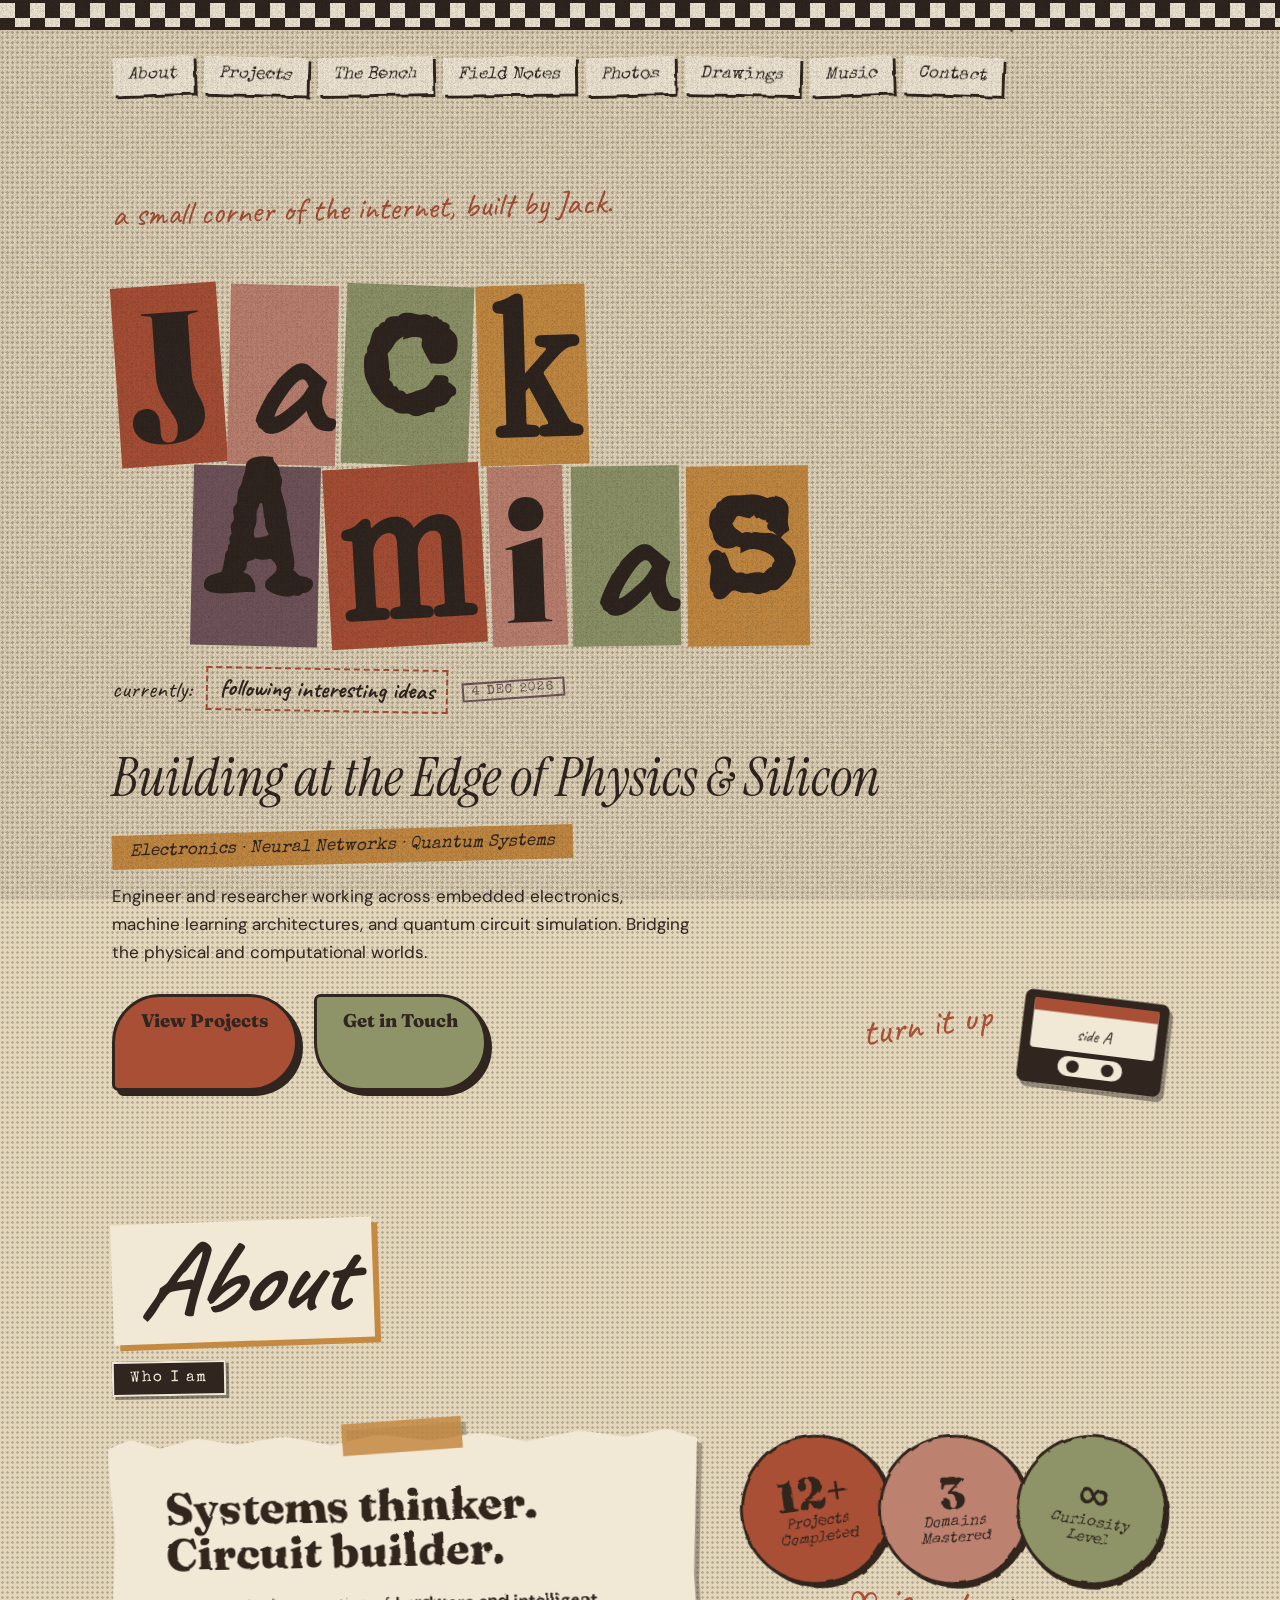
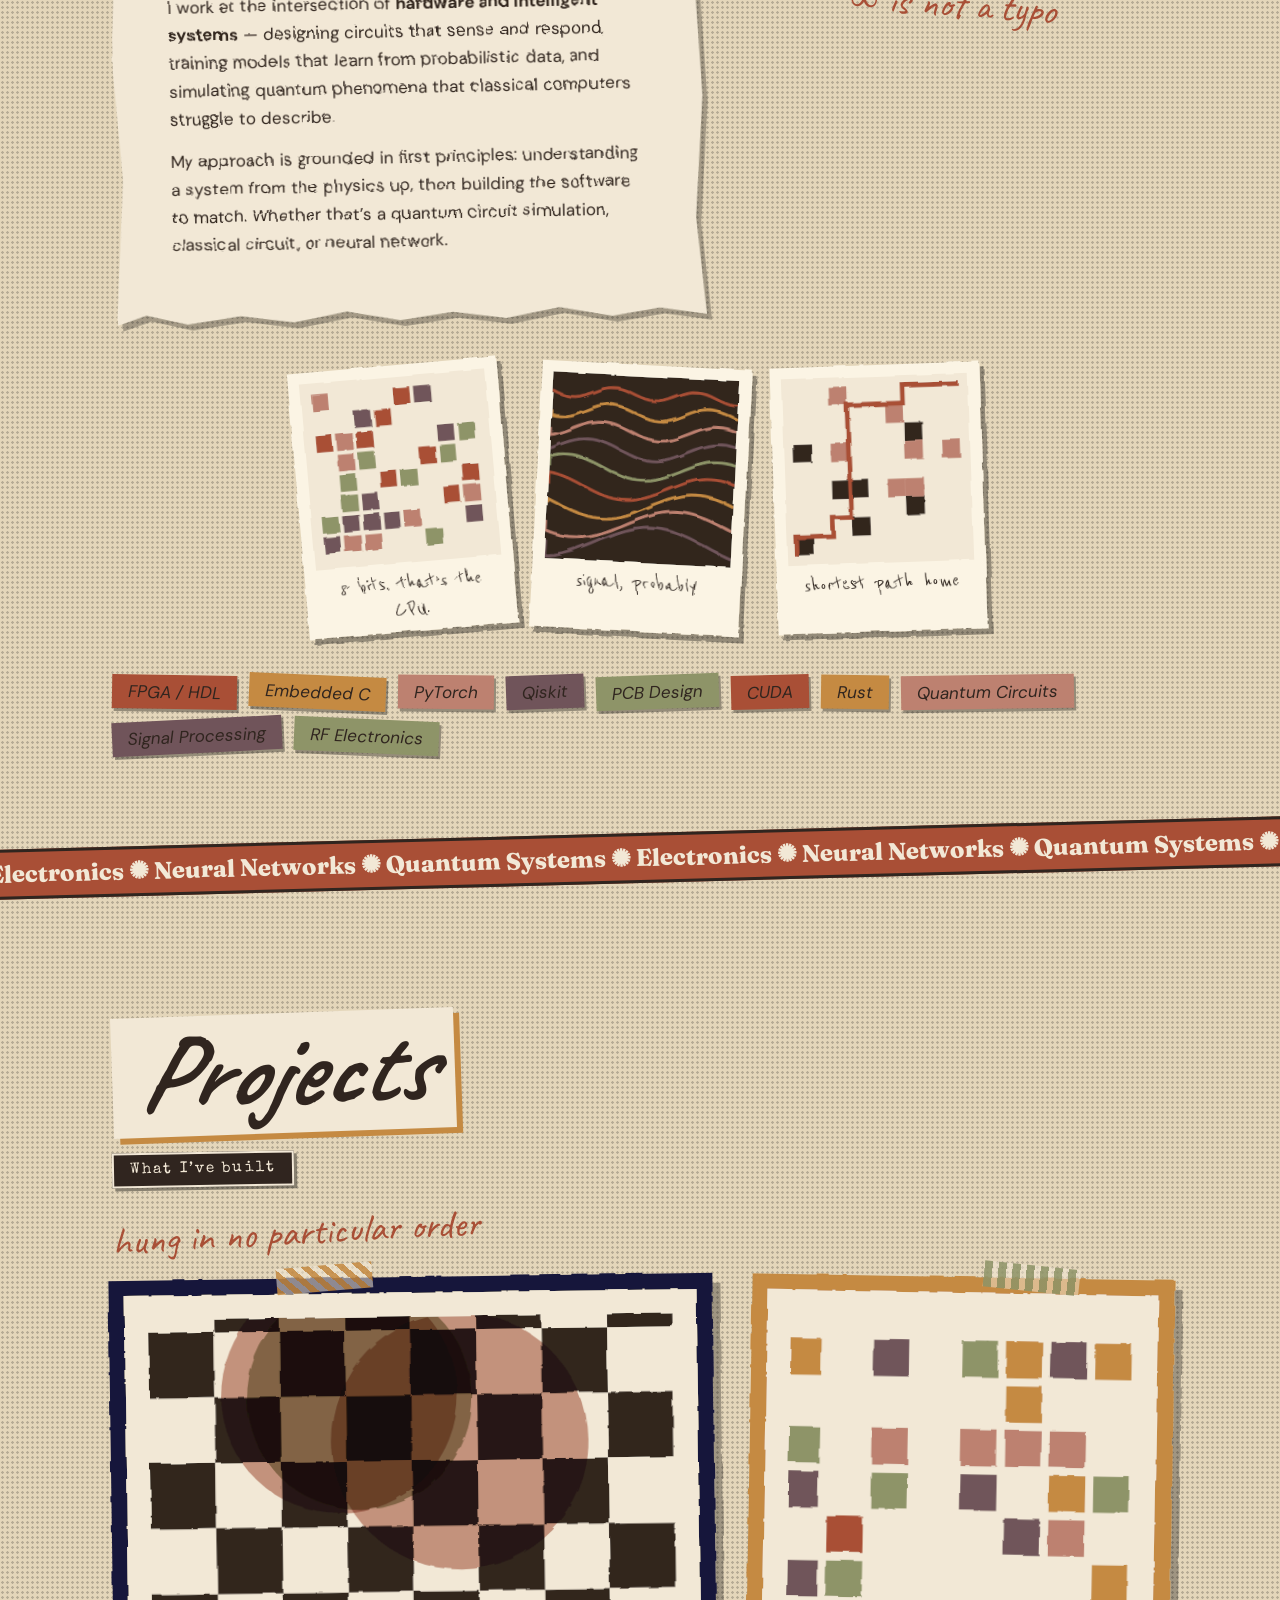
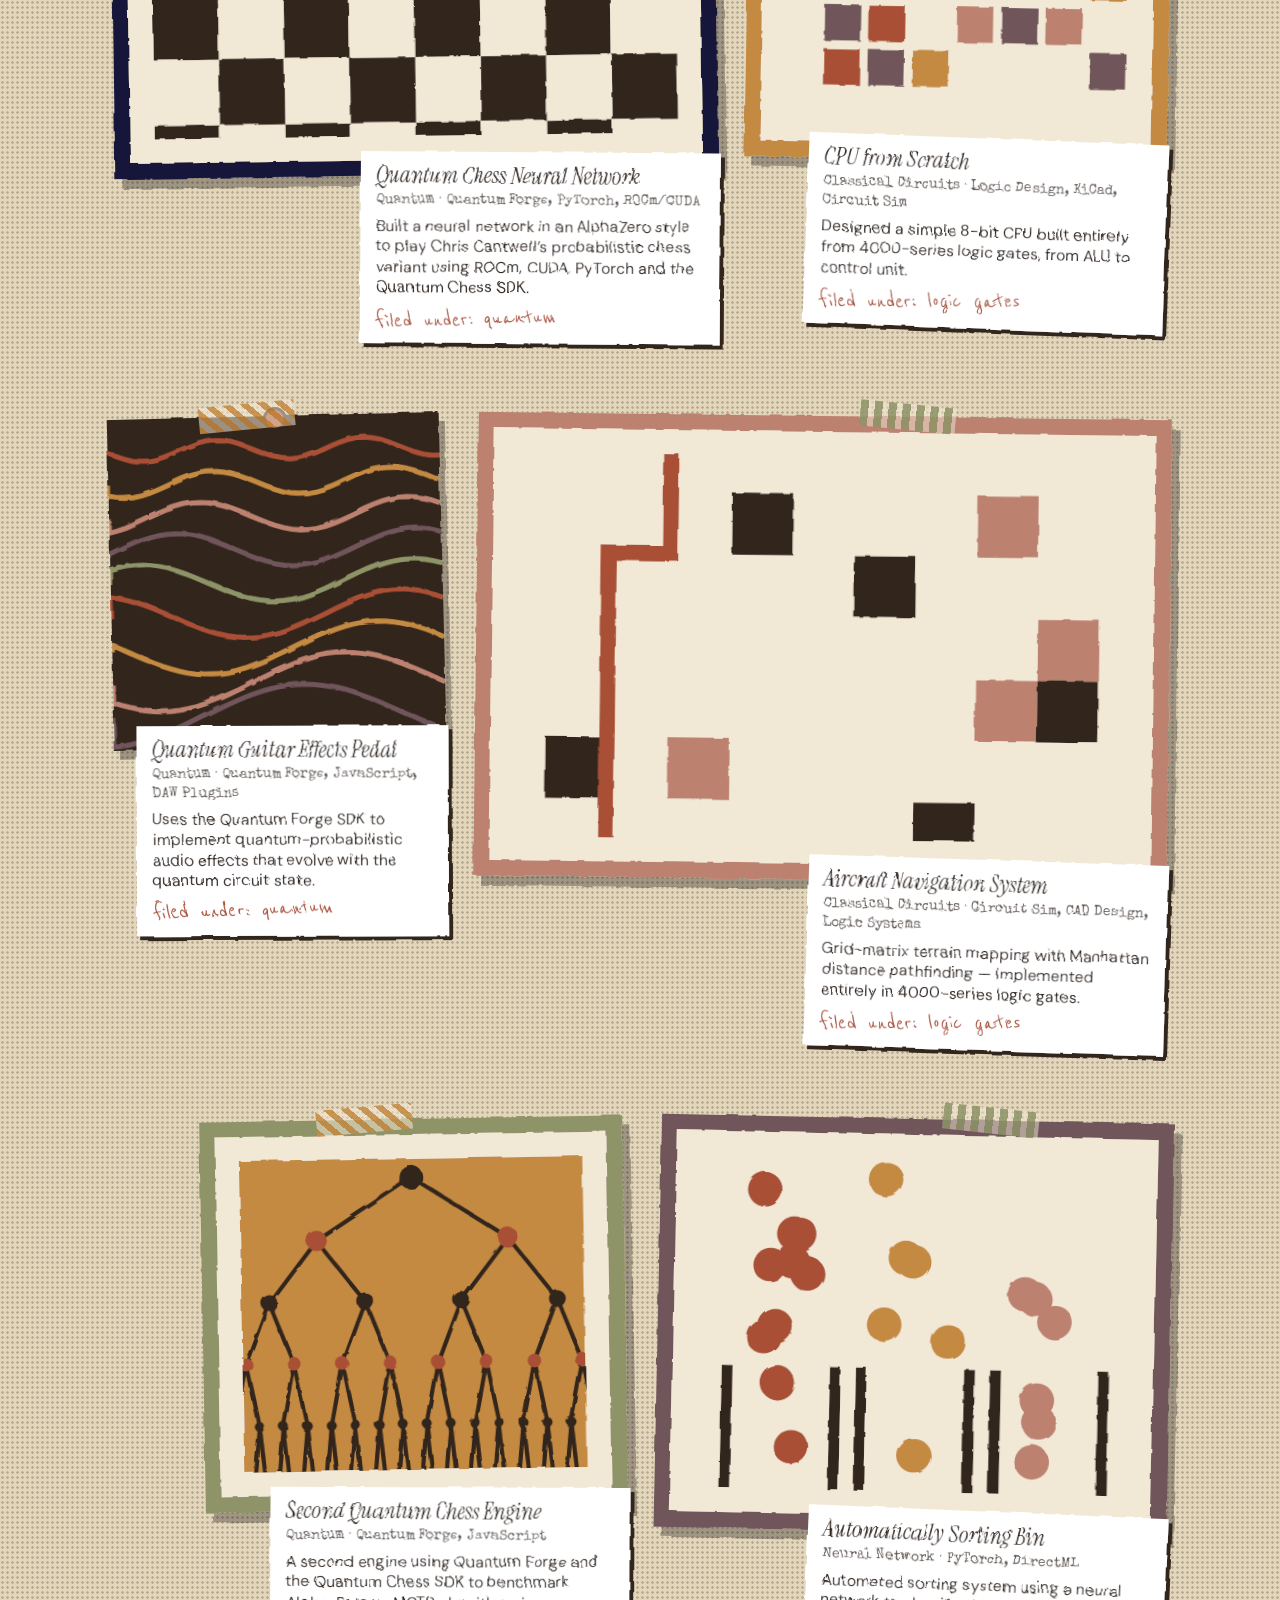
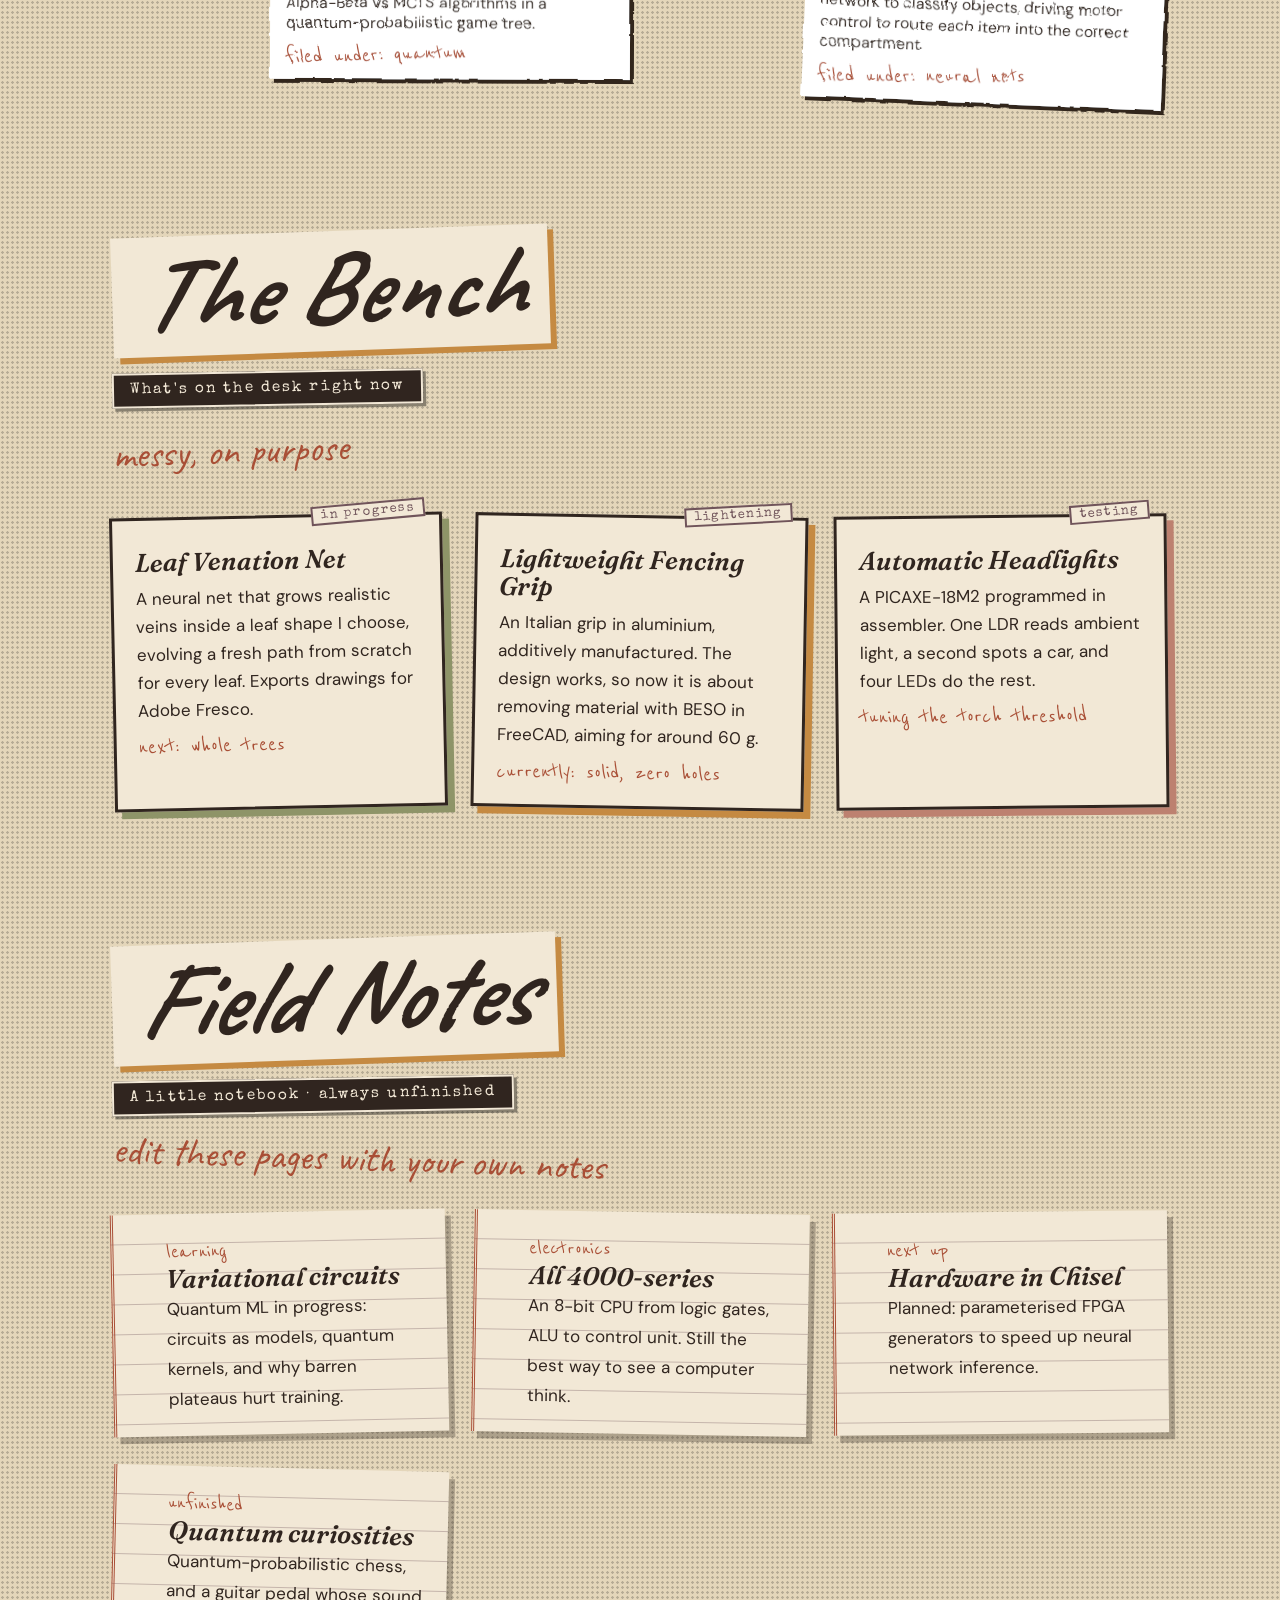
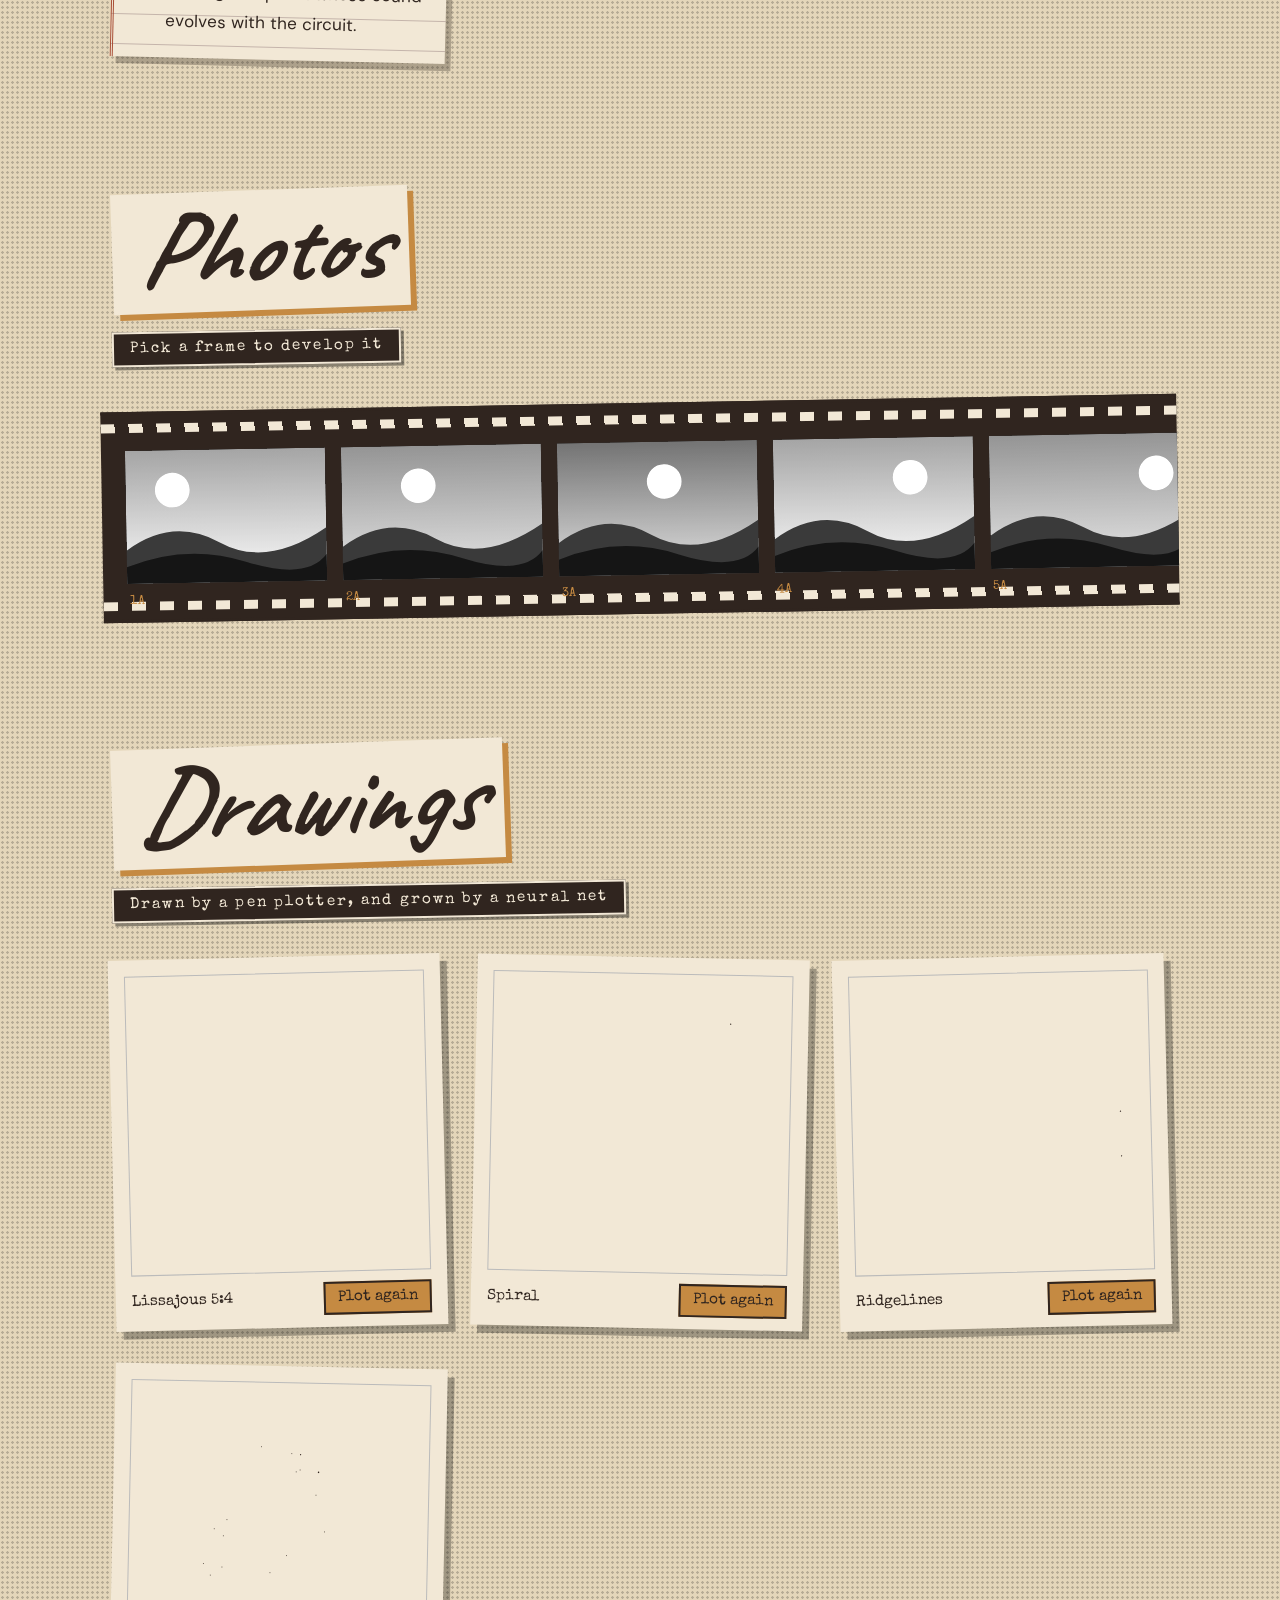
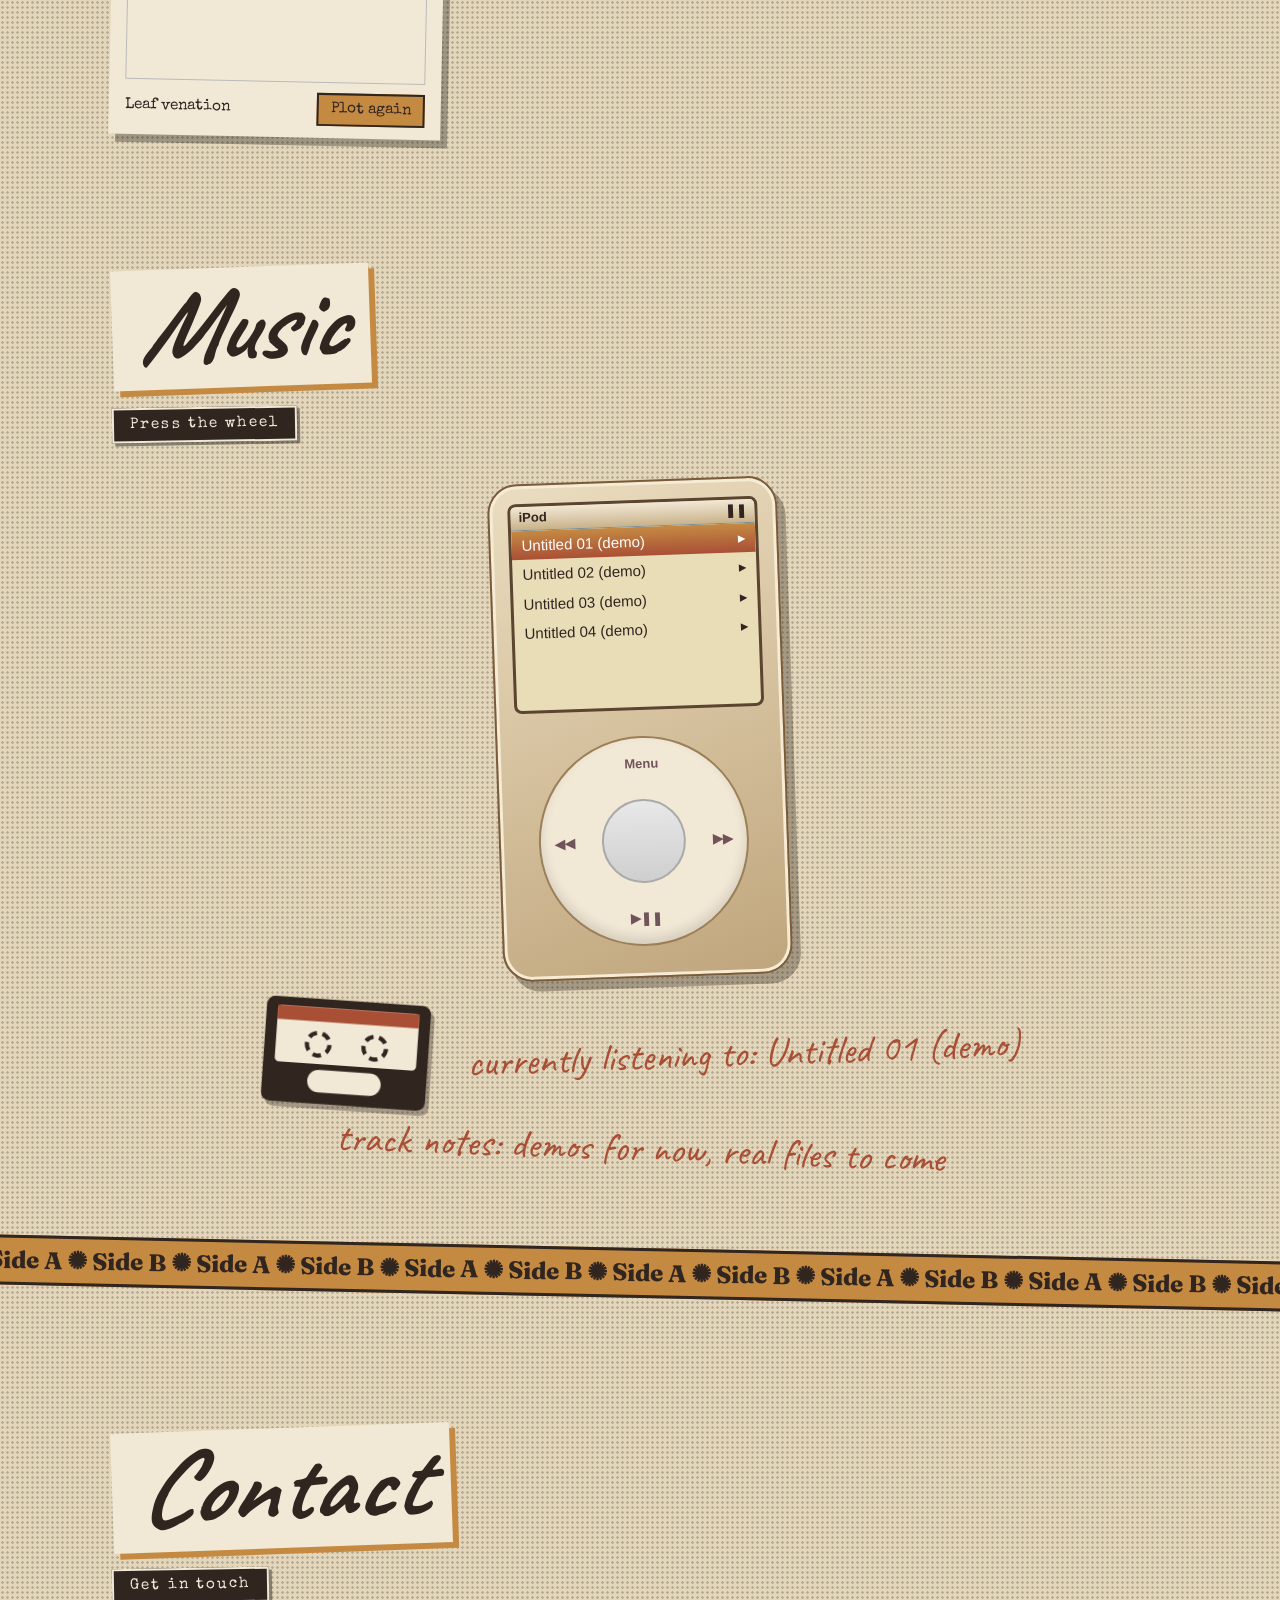
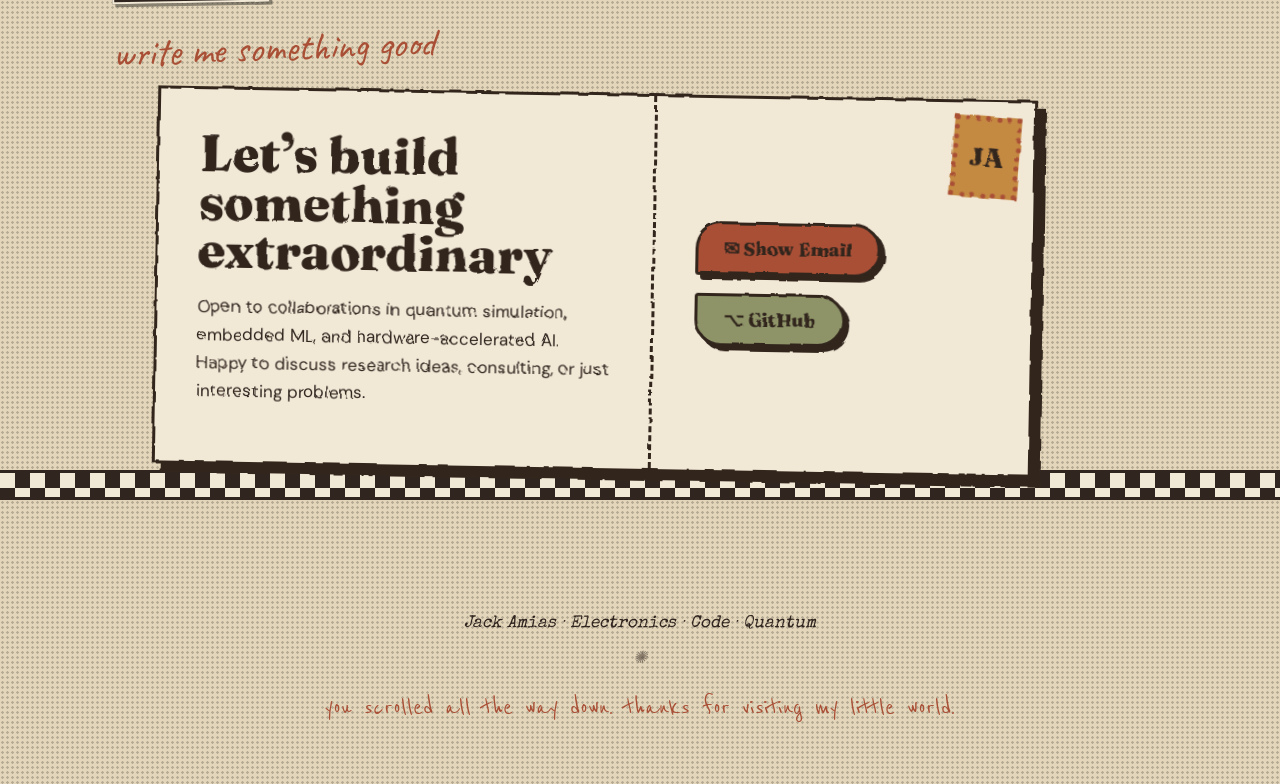
<file: Jack Amias — Electronics · Code · Quantum (1).html>
<!DOCTYPE html>
<html lang="en">
<head>
<meta charset="utf-8">
<meta name="viewport" content="width=device-width, initial-scale=1, viewport-fit=cover">
<title>Jack Amias — Electronics · Code · Quantum</title>
<link rel="preconnect" href="https://fonts.googleapis.com">
<link rel="preconnect" href="https://fonts.gstatic.com" crossorigin>
<link href="https://fonts.googleapis.com/css2?family=Fraunces:ital,opsz,wght@0,9..144,800;1,9..144,600&family=Instrument+Serif:ital@0;1&family=Caveat:wght@700&family=Special+Elite&family=Reenie+Beanie&family=DM+Sans:wght@400;600&display=swap" rel="stylesheet">
<style>
:root{--wall:#E4D6BA;--wt:#30251F;--paper:#F2E8D6;--ink:#30251F;--hot:#A94F36;--sun:#C58A42;--pink:#BD8170;--blue:#70545A;--mint:#8E9468;box-sizing:border-box;padding-top:env(safe-area-inset-top,0px);padding-bottom:env(safe-area-inset-bottom,0px);color-scheme:light}
@media (prefers-color-scheme:dark){:root:not([data-theme="light"]){--wall:#241b16;--wt:#F2E8D6;color-scheme:dark}}
:root[data-theme="dark"]{--wall:#241b16;--wt:#F2E8D6;color-scheme:dark}
html{scroll-padding-top:calc(env(safe-area-inset-top,0px) + 12px)}
@media (prefers-reduced-motion:no-preference){html{scroll-behavior:smooth}}
*{box-sizing:border-box}
body{margin:0;background:radial-gradient(rgba(0,0,0,.2) 1px,transparent 1.5px) 0 0/5px 5px,var(--wall);color:var(--wt);font:18px/1.65 "Special Elite","Courier New",monospace;overflow-x:hidden}
body::after{content:"";position:fixed;inset:0;pointer-events:none;opacity:.55;mix-blend-mode:multiply;background:url("data:image/svg+xml,%3Csvg xmlns='http://www.w3.org/2000/svg' width='160' height='160'%3E%3Cfilter id='n'%3E%3CfeTurbulence baseFrequency='.8' numOctaves='2'/%3E%3CfeColorMatrix values='0 0 0 0 0 0 0 0 0 0 0 0 0 0 0 0 0 0 .5 0'/%3E%3C/filter%3E%3Crect width='160' height='160' filter='url(%23n)'/%3E%3C/svg%3E")}
a{color:inherit}
a:focus-visible,summary:focus-visible,button:focus-visible{outline:4px solid var(--hot);outline-offset:3px}
.bg{font-family:"Fraunces","Arial Black",sans-serif;font-weight:400}
.rm{max-width:1100px;margin:0 auto;padding:clamp(70px,11vw,130px) 22px 0;position:relative}
h2{font:400 clamp(2.8rem,10vw,6.5rem)/1.05 "Caveat","Arial Black",sans-serif;margin:0 0 12px;transform:rotate(-2deg);display:inline-block;background:var(--paper);color:var(--ink);padding:.02em .25em .08em;box-shadow:6px 6px 0 var(--hot)}
.cap{display:block;width:fit-content;background:#30251F;color:#F2E8D6;border:2px solid #F2E8D6;padding:3px 16px;margin:8px 0 38px;font-size:.95rem;letter-spacing:.14em;transform:rotate(-1deg);box-shadow:3px 3px 0 rgba(0,0,0,.4)}
.chk{height:30px;background:repeating-conic-gradient(var(--ink) 0 25%,var(--paper) 0 50%) 0 0/30px 30px;border-block:3px solid var(--ink)}
.cas{width:150px;height:auto;margin-left:auto;transform:rotate(7deg);filter:drop-shadow(4px 5px 0 rgba(0,0,0,.35))}
.tape{font-family:"Special Elite",monospace}
.p,.fr,.pc,.lb,.sk,nav a,.pol{filter:url(#rough)}
body::before{content:"";position:fixed;inset:0;pointer-events:none;z-index:50;opacity:.5;background:url("data:image/svg+xml,%3Csvg xmlns='http://www.w3.org/2000/svg' width='300' height='300'%3E%3Cfilter id='s'%3E%3CfeTurbulence baseFrequency='.9' numOctaves='1' seed='4'/%3E%3CfeColorMatrix values='0 0 0 0 0 0 0 0 0 0 0 0 0 0 0 0 0 0 9 -6.4'/%3E%3C/filter%3E%3Crect width='300' height='300' filter='url(%23s)'/%3E%3C/svg%3E")}
.note{display:inline-block;font:400 clamp(1.8rem,4.4vw,2.5rem)/1 "Reenie Beanie",cursive;color:var(--hot);transform:rotate(var(--r,-4deg));margin:10px 8px}
.cap+.note{margin:-26px 0 24px}.btns .note{margin-left:auto}.btns .note+.cas{margin-left:0}
.mq{overflow:hidden;white-space:nowrap;background:var(--hot);color:var(--paper);border-block:3px solid var(--ink);transform:rotate(-1.5deg);margin:80px -12px 0;font:400 1.5rem/1 "Fraunces",sans-serif}
.mq span{display:inline-block;padding:10px 0;animation:mq 26s linear infinite}
@keyframes mq{to{transform:translateX(-50%)}}
.pols{display:flex;gap:28px;flex-wrap:wrap;justify-content:center;margin-top:44px;width:100%}
.pol{margin:0;background:#FBF4E4;color:var(--ink);padding:12px 12px 8px;width:210px;box-shadow:5px 6px 0 rgba(0,0,0,.35);transform:rotate(var(--r))}
.pol svg{display:block;width:100%;aspect-ratio:1}
.pol figcaption{font:400 1.5rem/1.1 "Reenie Beanie",cursive;text-align:center;padding-top:8px}
.film{display:flex;gap:16px;overflow-x:auto;padding:36px 24px;background-color:#30251F;background-image:repeating-linear-gradient(90deg,var(--paper) 0 14px,transparent 14px 28px),repeating-linear-gradient(90deg,var(--paper) 0 14px,transparent 14px 28px);background-size:100% 9px;background-position:0 9px,0 calc(100% - 9px);background-repeat:no-repeat;border-block:3px solid var(--ink);transform:rotate(-1deg);margin:0 -10px}
.fm{flex:none;width:200px;aspect-ratio:3/2;border:0;padding:0;background:#333;cursor:pointer;position:relative}
.fm img{width:100%;height:100%;object-fit:cover;display:block;filter:grayscale(1) contrast(1.15)}.fm:hover img{filter:none}
.fm i{position:absolute;left:2px;bottom:-24px;color:var(--sun);font:normal .8rem "Special Elite",monospace}
#dv{position:fixed;inset:0;z-index:60;background:rgba(10,10,10,.85);display:grid;place-content:center;justify-items:center;padding:20px;overflow:auto}#dv[hidden]{display:none}
.cam{width:min(340px,86vw);position:relative;clip-path:inset(0 -80px -900px -80px)}.cam svg{display:block;width:100%;height:auto;position:relative;z-index:3}
.fl{fill:#fff6c9;opacity:0;animation:flash .8s .15s}@keyframes flash{30%{opacity:1}}
.px{background:#FBF4E4;color:var(--ink);padding:12px 12px 16px;width:78%;margin:-20px auto 0;animation:eject 3.4s .5s both;box-shadow:6px 8px 0 rgba(0,0,0,.4)}
.px .ph{aspect-ratio:1;overflow:hidden;background:#1d2b2a}.px img{width:100%;height:100%;object-fit:cover;display:block;animation:dev 7s 3.8s ease-in both}
.px p{font:400 1.7rem/1.1 "Reenie Beanie",cursive;margin:10px 0 0;text-align:center}
@keyframes eject{0%{transform:translateY(-102%)}28%{transform:translateY(-70%)}34%{transform:translateY(-70%)}66%{transform:translateY(-28%)}72%{transform:translateY(-28%)}100%{transform:translateY(0)}}
@keyframes dev{from{filter:brightness(.12) sepia(1) hue-rotate(150deg) saturate(2.5) contrast(.8);opacity:.5}60%{filter:brightness(.7) sepia(.6) hue-rotate(150deg) saturate(1.3)}to{filter:none;opacity:1}}
#dv .x{margin-top:22px}
.dr{display:grid;grid-template-columns:repeat(auto-fit,minmax(260px,1fr));gap:38px 30px}
.sheet{margin:0;background:var(--paper);color:var(--ink);padding:16px 16px 12px;box-shadow:7px 8px 0 rgba(0,0,0,.3);transform:rotate(var(--r))}
.sheet svg{display:block;width:100%;aspect-ratio:1;background:#fff;border:1px solid #bbb}
.sheet path{fill:none;stroke:var(--ink);stroke-width:.9;stroke-linecap:round;stroke-linejoin:round}
.sheet .pen line{stroke:var(--hot);stroke-width:.3;opacity:.5}.sheet .pen circle{fill:var(--hot)}
.sheet figcaption{display:flex;justify-content:space-between;align-items:center;gap:10px;margin-top:10px;font-size:.95rem}
.sheet button{font:inherit;cursor:pointer;border:2px solid var(--ink);background:var(--sun);color:var(--ink);padding:2px 12px}
.ipod{width:290px;margin:10px auto 0;padding:18px 18px 30px;border-radius:30px;background:linear-gradient(160deg,#fafafa,#c9c9c9);border:2px solid #8c8c8c;box-shadow:8px 10px 0 rgba(0,0,0,.35),inset 0 0 0 3px #fff;color:#111;font-family:Helvetica,Arial,sans-serif;transform:rotate(-2deg)}
.scr{height:210px;background:#dfe9ee;border:3px solid #777;border-radius:8px;overflow:hidden;display:flex;flex-direction:column;font-size:15px;line-height:1.3}
.scr .bar{background:linear-gradient(#f4f8fb,#b5c6d1);padding:3px 8px;display:flex;justify-content:space-between;font-weight:700;font-size:13px;border-bottom:1px solid #7c8c96}
.scr ul{list-style:none;margin:0;padding:0;flex:1;overflow:hidden}.scr li{padding:5px 10px;display:flex;justify-content:space-between;white-space:nowrap}
.scr li.on{background:linear-gradient(#5aa0e6,#1c64c0);color:#fff}
#np{flex:1;padding:10px;display:flex;flex-direction:column;gap:5px}#np[hidden],#tl[hidden]{display:none}
#np .art{height:74px;border:1px solid #777}#np b{font-size:16px}
.pg{height:10px;border:1px solid #666;background:#fff;margin-top:auto}.pg i{display:block;height:100%;background:linear-gradient(#5aa0e6,#1c64c0)}
.tm{display:flex;justify-content:space-between;font-size:12px}
.wheel{position:relative;width:210px;height:210px;margin:26px auto 0;border-radius:50%;background:#f7f7f7;border:2px solid #aaa;touch-action:none;box-shadow:inset 0 -6px 12px rgba(0,0,0,.12)}
.wheel button{position:absolute;border:0;background:none;font:700 13px Helvetica,Arial,sans-serif;color:#888;cursor:pointer;padding:8px}
.mn{top:10px;left:50%;transform:translateX(-50%)}.pv{left:6px;top:50%;transform:translateY(-50%)}.nx{right:6px;top:50%;transform:translateY(-50%)}.pp{bottom:10px;left:50%;transform:translateX(-50%)}
.wheel .ct{left:50%;top:50%;width:84px;height:84px;margin:-42px 0 0 -42px;border-radius:50%;background:linear-gradient(#e8e8e8,#cfcfcf);border:2px solid #aaa;padding:0}
@media (prefers-reduced-motion:reduce){.px,.px img{animation:none}}
.pj{transition:transform .25s}.pj:hover{transform:rotate(0) scale(1.02);z-index:3}
.lt{transition:transform .2s cubic-bezier(.3,1.6,.5,1)}.lt:hover{transform:rotate(0) scale(1.15)}
@media (pointer:fine){html{cursor:url("data:image/svg+xml,%3Csvg xmlns='http://www.w3.org/2000/svg' width='32' height='32' viewBox='0 0 32 32'%3E%3Cpath d='M16 2l4 9.5 10 .8-7.6 6.6 2.3 10-8.7-5.4-8.7 5.4 2.3-10L2 12.3l10-.8z' fill='%23C58A42' stroke='%2330251F' stroke-width='2' stroke-linejoin='round'/%3E%3C/svg%3E") 16 16,auto}a,button,summary,.wheel,.fm{cursor:url("data:image/svg+xml,%3Csvg xmlns='http://www.w3.org/2000/svg' width='32' height='32' viewBox='0 0 32 32'%3E%3Cpath d='M16 2l4 9.5 10 .8-7.6 6.6 2.3 10-8.7-5.4-8.7 5.4 2.3-10L2 12.3l10-.8z' fill='%23A94F36' stroke='%2330251F' stroke-width='2' stroke-linejoin='round'/%3E%3C/svg%3E") 16 16,pointer!important}}
@media (prefers-reduced-motion:reduce){.mq span{animation:none}}.sp,.sk span,.lb small{font-family:"Special Elite",monospace}
header{max-width:1100px;margin:0 auto;padding:26px 22px 0}
nav{display:flex;flex-wrap:wrap;gap:10px}
nav a{background:var(--paper);color:var(--ink);padding:5px 16px;text-decoration:none;font-style:italic;box-shadow:3px 3px 0 var(--ink);transform:rotate(var(--r))}
nav a:hover{background:var(--sun)}
h1{margin:clamp(40px,8vw,90px) 0 0;font:400 clamp(3.6rem,17vw,11.5rem)/.98 "Fraunces","Arial Black",sans-serif}
.row{display:flex;flex-wrap:wrap;width:fit-content}.row+.row{margin-left:clamp(14px,6vw,90px)}
.lt{color:var(--ink);padding:0 .07em;margin:0 .02em;display:inline-block;transform:rotate(var(--r));animation:drop .7s cubic-bezier(.3,1.5,.5,1) both;animation-delay:var(--d)}
@keyframes drop{from{transform:translateY(-70vh) rotate(calc(var(--r)*5));opacity:0}}
.show{font:italic 400 clamp(1.8rem,5.2vw,3.4rem)/1.1 "Instrument Serif",Georgia,serif;margin:36px 0 0;max-width:15em}
.tape{display:inline-block;background:var(--sun);color:var(--ink);padding:3px 18px;margin:22px 0 0;transform:rotate(-1.5deg);font-style:italic}
.lead{max-width:34em;margin:18px 0 0}
.btns{display:flex;gap:16px;flex-wrap:wrap;margin-top:28px}
.bt{font:400 1.15rem "Fraunces","Arial Black",sans-serif;text-decoration:none;color:var(--ink);padding:12px 26px;border:3px solid var(--ink);background:var(--hot);box-shadow:5px 5px 0 var(--ink);border-radius:60px 60px 60px 8px;cursor:pointer;display:inline-block}
.bt.b{background:var(--mint);border-radius:8px 60px 60px 60px}
.bt:hover{transform:translate(-2px,-2px);box-shadow:7px 7px 0 var(--ink)}
/* paper */
.sh{position:relative;filter:drop-shadow(5px 6px 0 rgba(0,0,0,.28))}
.sh::before{content:"";position:absolute;z-index:2;top:-14px;left:50%;width:120px;height:32px;margin-left:-60px;background:var(--sun);opacity:.85;transform:rotate(-3deg)}
.p{background:var(--paper);color:var(--ink);padding:48px clamp(24px,5vw,56px) 52px;clip-path:polygon(0 2%,4% 0,9% 2%,15% 0,22% 1.5%,30% 0,38% 2%,46% 0,55% 1.5%,63% 0,71% 2%,80% 0,88% 1.5%,95% 0,100% 2%,99% 30%,100% 55%,98.5% 80%,100% 100%,92% 98.5%,84% 100%,75% 98%,66% 100%,57% 98.5%,48% 100%,39% 98%,30% 100%,21% 98.5%,12% 100%,5% 98%,0 100%,1.5% 70%,0 45%,1% 20%)}
.p h3{font:400 clamp(1.9rem,4.4vw,2.8rem)/1 "Fraunces",sans-serif;margin:0 0 16px}
.p p{margin:0 0 14px}.p i.k{opacity:.7}
.ab{display:flex;flex-wrap:wrap;gap:36px;align-items:flex-start}
.ab .sh{flex:1 1 440px;max-width:640px;transform:rotate(-1.2deg)}
.stk{flex:1 1 280px;display:flex;flex-wrap:wrap;justify-content:center;padding-top:10px}
.sk{width:150px;height:150px;border-radius:50%;margin:-10px -6px;display:grid;place-content:center;text-align:center;color:var(--ink);border:3px solid var(--ink);box-shadow:4px 4px 0 var(--ink);transform:rotate(var(--r));line-height:1.05}
.sk b{font:400 2.7rem/1 "Fraunces",sans-serif}.sk span{font-style:italic;font-size:.95rem;padding:0 14px}
.tg{display:flex;flex-wrap:wrap;gap:10px 12px;margin-top:44px}
.tg span{color:var(--ink);padding:3px 16px;transform:rotate(var(--r));box-shadow:2px 3px 0 rgba(0,0,0,.35);font-style:italic}
/* gallery */
.gw{display:grid;grid-template-columns:repeat(12,1fr);gap:70px 30px;align-items:start}
.pj{grid-column:span 6;position:relative;transform:rotate(var(--r));margin-top:var(--m,0)}
.pj:nth-child(1){grid-column:1/8}.pj:nth-child(2){grid-column:8/13;--m:90px}.pj:nth-child(3){grid-column:1/5}.pj:nth-child(4){grid-column:5/13;--m:50px}.pj:nth-child(5){grid-column:2/7}.pj:nth-child(6){grid-column:7/13;--m:60px}
.fr{background:var(--paper);padding:clamp(12px,2.4vw,24px);border:clamp(8px,1.6vw,16px) solid var(--fc);box-shadow:8px 10px 0 rgba(0,0,0,.3)}
.pj:nth-child(3) .fr{border:0;padding:0;box-shadow:6px 9px 0 rgba(0,0,0,.3)}
.pj:nth-child(3)::before{content:"";position:absolute;z-index:2;top:-8px;left:50%;width:18px;height:18px;margin-left:-9px;border-radius:50%;background:var(--hot);border:3px solid var(--ink)}
.fr svg{display:block;width:100%;aspect-ratio:var(--ar)}
.lb{position:relative;z-index:2;background:#fff;color:var(--ink);padding:12px 16px 14px;margin:-22px 0 0 auto;width:min(94%,360px);box-shadow:4px 4px 0 var(--ink);font-size:.98rem;line-height:1.3;transform:rotate(1.2deg)}
.lb h3{font:italic 400 1.45rem/1.05 "Instrument Serif",Georgia,serif;margin:0 0 4px}
.lb small{display:block;font-size:.9rem;opacity:.75}.lb p{margin:6px 0 0}
/* postcard */
.pc{display:grid;grid-template-columns:1.3fr 1fr;background:var(--paper);color:var(--ink);border:3px solid var(--ink);box-shadow:9px 9px 0 var(--ink);transform:rotate(1deg);max-width:880px;margin:0 auto 0 4%}
.pc>div{padding:clamp(22px,4vw,40px)}
.pc .r{border-left:3px dashed var(--ink);position:relative;display:flex;flex-direction:column;gap:18px;justify-content:center}
.pc h3{font:400 clamp(2rem,5vw,3.2rem)/.95 "Fraunces",sans-serif;margin:0 0 14px}
.stp{position:absolute;top:14px;right:14px;width:68px;height:82px;border:5px dotted var(--hot);background:var(--sun);display:grid;place-content:center;font:400 1.6rem "Fraunces",sans-serif;transform:rotate(4deg)}
.em{font:italic 400 1.5rem "Instrument Serif",serif;word-break:break-all}
footer{padding:110px 22px 60px;text-align:center;font-style:italic}
@media (max-width:760px){h1{font-size:clamp(3.25rem,16vw,7.5rem)}.gw{display:block}.pj{margin:0 0 64px!important}.pc{grid-template-columns:1fr;margin:0}.pc .r{border-left:0;border-top:3px dashed var(--ink);padding-top:90px}}
@media (prefers-reduced-motion:reduce){.lt{animation:none}.pj,.bt,.lt{transition:none!important}.mq{transform:none!important}}

body{font:17px/1.65 "DM Sans",system-ui,sans-serif}
.cap,.tape,nav a,.sheet figcaption,.lb small,.summary .m,summary .m,.sp,footer{font-family:"Special Elite",monospace}
h1,h1 .lt,h2,.p h3,.pc h3,.bt,.mq,.sk b,.stp{font-weight:800}h2{font-style:italic;box-shadow:6px 6px 0 var(--sun)}
.note,.hello,.status{font-family:"Caveat",cursive}
.hello{font-size:clamp(1.5rem,4vw,2.1rem);margin:clamp(40px,7vw,80px) 0 0;color:var(--hot);transform:rotate(-1.5deg)}.hello+h1{margin-top:clamp(28px,5vw,56px)}
.status{display:flex;flex-wrap:wrap;gap:6px 14px;align-items:center;font-size:1.5rem;margin:22px 0 0}
.status b{font-weight:700;border:2px dashed var(--hot);padding:0 12px;transform:rotate(1deg)}
.stampd{font:.8rem "Special Elite",monospace;border:2px solid var(--blue);color:var(--blue);padding:1px 8px;transform:rotate(-4deg);letter-spacing:.1em}
.pj::after{content:"";position:absolute;top:-12px;left:28%;width:96px;height:26px;z-index:3;background:repeating-linear-gradient(45deg,rgba(197,138,66,.85) 0 6px,rgba(242,232,214,.55) 6px 12px);transform:rotate(-4deg)}
.pj:nth-child(even)::after{left:55%;transform:rotate(5deg);background:repeating-linear-gradient(90deg,rgba(142,148,104,.85) 0 8px,rgba(242,232,214,.5) 8px 14px)}
.mgn{font:1.6rem/1 "Reenie Beanie",cursive;color:var(--hot);display:block;margin-top:6px;transform:rotate(-2deg)}
.sk,.pol,.fm{transition:transform .25s}.sk:hover,.pol:hover{transform:rotate(calc(var(--r)*-1.6)) scale(1.06)}
.fn{display:grid;grid-template-columns:repeat(auto-fit,minmax(250px,1fr));gap:34px 26px;margin-top:10px}
.pg2{background:repeating-linear-gradient(transparent 0 29px,rgba(112,84,90,.35) 29px 30px),var(--paper);color:var(--ink);padding:26px 22px 22px 52px;line-height:30px;box-shadow:6px 7px 0 rgba(48,37,31,.3);transform:rotate(var(--r));position:relative;border-left:3px double var(--hot)}
.pg2 h3{font:italic 600 1.6rem/30px "Fraunces",serif;margin:0}.pg2 p{margin:0}.pg2 small{font:1.5rem/1 "Reenie Beanie",cursive;color:var(--hot);display:block}
.ipod{background:linear-gradient(160deg,#EBDDC0,#BFA57C);border-color:#7a5c3a;color:#30251F;box-shadow:8px 10px 0 rgba(48,37,31,.35),inset 0 0 0 3px #F6ECD6}
.scr{background:#E9DDB8;border-color:#5b4430}.scr .bar{background:linear-gradient(#F2E8D6,#C9B28A)}.scr li.on{background:linear-gradient(#C58A42,#A94F36)}.pg i{background:linear-gradient(#C58A42,#A94F36)}
.wheel{background:#F2E8D6;border-color:#9a7f58}.wheel button{color:#70545A}
.nook{display:flex;flex-wrap:wrap;gap:20px 36px;align-items:center;justify-content:center;margin-top:20px}.nook .note{max-width:16em;margin:0}
.cass{width:170px;transform:rotate(4deg);filter:drop-shadow(4px 5px 0 rgba(48,37,31,.35))}.rl{transform-box:fill-box;transform-origin:center}
.play .rl{animation:sp 2.4s linear infinite}@keyframes sp{to{transform:rotate(360deg)}}
.st{position:fixed;z-index:70;pointer-events:none;color:var(--sun);font-size:16px;animation:stf .9s forwards}@keyframes stf{to{opacity:0;transform:translateY(-22px) rotate(90deg) scale(.4)}}
.hid{background:none;border:0;color:inherit;opacity:.5;font:inherit;cursor:pointer;padding:8px}.hid:hover{opacity:1}#hm{display:block;font:1.8rem "Reenie Beanie",cursive;color:var(--hot);margin-top:8px}
.sheet svg{background:var(--paper)}.film{background-color:#30251F}
@media (prefers-reduced-motion:reduce){.rl,.st{animation:none!important}.sk:hover,.pol:hover{transform:rotate(var(--r))}}
.bn{display:grid;grid-template-columns:repeat(auto-fit,minmax(260px,1fr));gap:40px 28px;margin-top:20px}
.bc{background:var(--paper);color:var(--ink);border:3px solid var(--ink);box-shadow:7px 7px 0 var(--c);padding:28px 22px 20px;transform:rotate(var(--r));position:relative}
.bc h3{font:italic 600 1.6rem/1.1 "Fraunces",serif;margin:0 0 8px}.bc p{margin:0}.bc small{font:1.6rem/1 "Reenie Beanie",cursive;color:var(--hot);display:block;margin-top:10px}
.bc .stampd{position:absolute;top:-14px;right:14px;background:var(--paper)}
.fall{position:absolute;left:50%;top:0;bottom:0;width:100vw;transform:translateX(-50%);overflow:hidden;pointer-events:none;z-index:-1}
.lf{position:absolute;top:-70px;animation:fall linear infinite}
.lf svg{display:block;width:100%;height:auto;transform-origin:50% 20%;animation:sw ease-in-out infinite alternate}
@keyframes fall{0%{transform:translate3d(0,0,0);opacity:0}8%{opacity:.9}92%{opacity:.9}100%{transform:translate3d(var(--dx),var(--h),0);opacity:0}}
@keyframes sw{from{transform:rotate(-35deg) scaleX(1)}to{transform:rotate(35deg) scaleX(.45)}}
@media (prefers-reduced-motion:reduce){.fall{display:none}}
</style>
</head>
<body>
<div class="chk"></div>
<svg width="0" height="0" style="position:absolute" aria-hidden="true"><filter id="rough"><feTurbulence baseFrequency=".035" numOctaves="3" result="t"/><feDisplacementMap in="SourceGraphic" in2="t" scale="2.5"/></filter></svg>
<header style="position:relative;z-index:0"><div class="fall" id="fall" aria-hidden="true"></div>
<nav><a href="#about" style="--r:-2deg">About</a><a href="#projects" style="--r:1.5deg">Projects</a><a href="#bench" style="--r:-1deg">The Bench</a><a href="#notes" style="--r:-.5deg">Field Notes</a><a href="#photos" style="--r:-1.5deg">Photos</a><a href="#drawings" style="--r:1deg">Drawings</a><a href="#music" style="--r:-2deg">Music</a><a href="#contact" style="--r:2deg">Contact</a></nav>
<p class="hello">a small corner of the internet, built by Jack.</p>
<h1 aria-label="Jack Amias"><span class="row" id="n1" aria-hidden="true" data-t="Jack"></span><span class="row" id="n2" aria-hidden="true" data-t="Amias"></span></h1>
<p class="status"><span>currently:</span> <b id="stt">following interesting ideas</b> <time class="stampd" id="dt"></time></p>
<p class="show">Building at the Edge of Physics &amp; Silicon</p>
<span class="tape">Electronics · Neural Networks · Quantum Systems</span>
<p class="lead">Engineer and researcher working across embedded electronics, machine learning architectures, and quantum circuit simulation. Bridging the physical and computational worlds.</p>
<div class="btns"><a class="bt" href="#projects">View Projects</a><a class="bt b" href="#contact">Get in Touch</a><span class="note" style="--r:-8deg">turn it up</span><svg class="cas" viewBox="0 0 120 78" aria-hidden="true"><rect x="2" y="2" width="116" height="74" rx="6" fill="#30251F"/><rect x="10" y="8" width="100" height="40" rx="3" fill="#F2E8D6"/><rect x="10" y="8" width="100" height="10" fill="#A94F36"/><text x="60" y="38" text-anchor="middle" font-family="Caveat" font-size="14" fill="#30251F">side A</text><rect x="34" y="52" width="52" height="16" rx="8" fill="#F2E8D6"/><circle cx="46" cy="60" r="5" fill="#30251F"/><circle cx="74" cy="60" r="5" fill="#30251F"/></svg></div>
</header>

<section class="rm" id="about">
<h2>About</h2><p class="cap">Who I am</p>
<div class="ab">
<div class="sh"><div class="p">
<h3>Systems thinker. Circuit builder.</h3>
<p>I work at the intersection of <strong>hardware and intelligent systems</strong> — designing circuits that sense and respond, training models that learn from probabilistic data, and simulating quantum phenomena that classical computers struggle to describe.</p>
<p>My approach is grounded in first principles: understanding a system from the physics up, then building the software to match. Whether that’s a quantum circuit simulation, classical circuit, or neural network.</p>
</div></div>
<div class="stk">
<div class="sk" style="--r:-8deg;background:var(--hot)"><b>12+</b><span>Projects Completed</span></div>
<div class="sk" style="--r:-4deg;background:var(--pink)"><b>3</b><span>Domains Mastered</span></div>
<div class="sk" style="--r:9deg;background:var(--mint)"><b>∞</b><span>Curiosity Level</span></div><span class="note" style="--r:4deg">∞ is not a typo</span>
</div></div>
<div class="pols"><figure class="pol" style="--r:-5deg"><svg viewBox="0 0 200 200" data-a="1"></svg><figcaption>8 bits. that’s the CPU.</figcaption></figure><figure class="pol" style="--r:3deg"><svg viewBox="0 0 200 200" data-a="2"></svg><figcaption>signal, probably</figcaption></figure><figure class="pol" style="--r:-2deg"><svg viewBox="0 0 200 200" data-a="3"></svg><figcaption>shortest path home</figcaption></figure></div>
<div class="tg" id="tg"></div>
</section>

<div class="mq" aria-hidden="true"><span>Electronics ✺ Neural Networks ✺ Quantum Systems ✺ Electronics ✺ Neural Networks ✺ Quantum Systems ✺ Electronics ✺ Neural Networks ✺ Quantum Systems ✺ Electronics ✺ Neural Networks ✺ Quantum Systems ✺ </span></div>
<section class="rm" id="projects">
<h2>Projects</h2><p class="cap">What I’ve built</p><span class="note" style="--r:-3deg">hung in no particular order</span>
<div class="gw">
<figure class="pj" style="--r:-.8deg;margin:0"><div class="fr" style="--fc:#17143a"><svg style="--ar:1.25" viewBox="0 0 200 200" preserveAspectRatio="xMidYMid slice"></svg></div><figcaption class="lb"><h3>Quantum Chess Neural Network</h3><small>Quantum · Quantum Forge, PyTorch, ROCm/CUDA</small><p>Built a neural network in an AlphaZero style to play Chris Cantwell’s probabilistic chess variant using ROCm, CUDA, PyTorch and the Quantum Chess SDK.</p></figcaption></figure>
<figure class="pj" style="--r:1deg;margin:0"><div class="fr" style="--fc:var(--sun)"><svg style="--ar:.85" viewBox="0 0 200 200" preserveAspectRatio="xMidYMid slice"></svg></div><figcaption class="lb"><h3>CPU from Scratch</h3><small>Classical Circuits · Logic Design, KiCad, Circuit Sim</small><p>Designed a simple 8-bit CPU built entirely from 4000-series logic gates, from ALU to control unit.</p></figcaption></figure>
<figure class="pj" style="--r:-1.4deg;margin:0"><div class="fr"><svg style="--ar:1" viewBox="0 0 200 200" preserveAspectRatio="xMidYMid slice"></svg></div><figcaption class="lb"><h3>Quantum Guitar Effects Pedal</h3><small>Quantum · Quantum Forge, JavaScript, DAW Plugins</small><p>Uses the Quantum Forge SDK to implement quantum-probabilistic audio effects that evolve with the quantum circuit state.</p></figcaption></figure>
<figure class="pj" style="--r:.7deg;margin:0"><div class="fr" style="--fc:var(--pink)"><svg style="--ar:1.6" viewBox="0 0 200 200" preserveAspectRatio="xMidYMid slice"></svg></div><figcaption class="lb"><h3>Aircraft Navigation System</h3><small>Classical Circuits · Circuit Sim, CAD Design, Logic Systems</small><p>Grid-matrix terrain mapping with Manhattan distance pathfinding — implemented entirely in 4000-series logic gates.</p></figcaption></figure>
<figure class="pj" style="--r:-1deg;margin:0"><div class="fr" style="--fc:var(--mint)"><svg style="--ar:1.1" viewBox="0 0 200 200" preserveAspectRatio="xMidYMid slice"></svg></div><figcaption class="lb"><h3>Second Quantum Chess Engine</h3><small>Quantum · Quantum Forge, JavaScript</small><p>A second engine using Quantum Forge and the Quantum Chess SDK to benchmark Alpha-Beta vs MCTS algorithms in a quantum-probabilistic game tree.</p></figcaption></figure>
<figure class="pj" style="--r:1.2deg;margin:0"><div class="fr" style="--fc:var(--blue)"><svg style="--ar:1.3" viewBox="0 0 200 200" preserveAspectRatio="xMidYMid slice"></svg></div><figcaption class="lb"><h3>Automatically Sorting Bin</h3><small>Neural Network · PyTorch, DirectML</small><p>Automated sorting system using a neural network to classify objects, driving motor control to route each item into the correct compartment.</p></figcaption></figure>
</div>
</section>

<section class="rm" id="bench"><h2>The Bench</h2><p class="cap">What's on the desk right now</p><span class="note" style="--r:-2deg">messy, on purpose</span>
<div class="bn">
<article class="bc" style="--r:-1.2deg;--c:var(--mint)"><span class="stampd">in progress</span><h3>Leaf Venation Net</h3><p>A neural net that grows realistic veins inside a leaf shape I choose, evolving a fresh path from scratch for every leaf. Exports drawings for Adobe Fresco.</p><small>next: whole trees</small></article>
<article class="bc" style="--r:1deg;--c:var(--sun)"><span class="stampd">lightening</span><h3>Lightweight Fencing Grip</h3><p>An Italian grip in aluminium, additively manufactured. The design works, so now it is about removing material with BESO in FreeCAD, aiming for around 60 g.</p><small>currently: solid, zero holes</small></article>
<article class="bc" style="--r:-.6deg;--c:var(--pink)"><span class="stampd">testing</span><h3>Automatic Headlights</h3><p>A PICAXE-18M2 programmed in assembler. One LDR reads ambient light, a second spots a car, and four LEDs do the rest.</p><small>tuning the torch threshold</small></article>
</div></section>
<section class="rm" id="notes"><h2>Field Notes</h2><p class="cap">A little notebook · always unfinished</p><span class="note" style="--r:2deg">edit these pages with your own notes</span>
<div class="fn">
<article class="pg2" style="--r:-1.2deg"><small>learning</small><h3>Variational circuits</h3><p>Quantum ML in progress: circuits as models, quantum kernels, and why barren plateaus hurt training.</p></article>
<article class="pg2" style="--r:1deg"><small>electronics</small><h3>All 4000-series</h3><p>An 8-bit CPU from logic gates, ALU to control unit. Still the best way to see a computer think.</p></article>
<article class="pg2" style="--r:-.6deg"><small>next up</small><h3>Hardware in Chisel</h3><p>Planned: parameterised FPGA generators to speed up neural network inference.</p></article>
<article class="pg2" style="--r:1.4deg"><small>unfinished</small><h3>Quantum curiosities</h3><p>Quantum-probabilistic chess, and a guitar pedal whose sound evolves with the circuit.</p></article>
</div></section>
<section class="rm" id="photos"><h2>Photos</h2><p class="cap">Pick a frame to develop it</p><div class="film" id="film"></div></section>
<section class="rm" id="drawings"><h2>Drawings</h2><p class="cap">Drawn by a pen plotter, and grown by a neural net</p><div class="dr" id="dr"></div></section>
<section class="rm" id="music"><h2>Music</h2><p class="cap">Press the wheel</p>
<div class="ipod"><div class="scr"><div class="bar"><span>iPod</span><span id="bt">❚❚</span></div><ul id="tl"></ul><div id="np" hidden></div></div><div class="wheel" id="wh" tabindex="0" aria-label="Click wheel: drag to scroll, press the centre to play"><button class="mn" type="button">Menu</button><button class="pv" type="button" aria-label="Previous track">◀◀</button><button class="nx" type="button" aria-label="Next track">▶▶</button><button class="pp" type="button" aria-label="Play or pause">▶❚❚</button><button class="ct" type="button" aria-label="Select"></button></div></div><div class="nook" id="nook"><svg class="cass" viewBox="0 0 120 78" aria-hidden="true"><rect x="2" y="2" width="116" height="74" rx="6" fill="#30251F"/><rect x="10" y="8" width="100" height="40" rx="3" fill="#F2E8D6"/><rect x="10" y="8" width="100" height="10" fill="#A94F36"/><circle class="rl" cx="40" cy="34" r="8" fill="none" stroke="#30251F" stroke-width="3" stroke-dasharray="6 4"/><circle class="rl" cx="80" cy="34" r="8" fill="none" stroke="#30251F" stroke-width="3" stroke-dasharray="6 4"/><rect x="34" y="52" width="52" height="16" rx="8" fill="#F2E8D6"/></svg><span class="note" style="--r:-2deg">currently listening to: <span id="cl">Untitled 01 (demo)</span></span><span class="note" style="--r:2deg">track notes: demos for now, real files to come</span></div>
</section>
<div id="dv" hidden role="dialog" aria-modal="true" aria-label="Developed photo" tabindex="-1"></div>
<div class="mq" aria-hidden="true" style="background:var(--sun);color:var(--ink);transform:rotate(1.2deg)"><span>Side A ✺ Side B ✺ Side A ✺ Side B ✺ Side A ✺ Side B ✺ Side A ✺ Side B ✺ Side A ✺ Side B ✺ Side A ✺ Side B ✺ Side A ✺ Side B ✺ Side A ✺ Side B ✺ </span></div>

<section class="rm" id="contact">
<h2>Contact</h2><p class="cap">Get in touch</p><span class="note" style="--r:-2deg">write me something good</span>
<div class="pc">
<div><h3>Let’s build something extraordinary</h3><p>Open to collaborations in quantum simulation, embedded ML, and hardware-accelerated AI. Happy to discuss research ideas, consulting, or just interesting problems.</p></div>
<div class="r"><div class="stp" aria-hidden="true">JA</div>
<div><button class="bt" id="eb" type="button" aria-expanded="false">✉ Show Email</button></div>
<a class="em" id="ea" href="mailto:jackamias5@proton.me" hidden>jackamias5@proton.me</a>
<div><a class="bt b" href="https://github.com" rel="noopener">⌥ GitHub</a></div></div>
</div>
</section>
<div class="chk"></div><footer>Jack Amias · Electronics · Code · Quantum<br><button class="hid" id="hb" type="button" aria-expanded="false" aria-label="A little secret">✺</button><span id="hm" hidden>you scrolled all the way down. thanks for visiting my little world.</span></footer>

<script type="text/plain" id="leafsvg">["2.40|M100.0 190.6L100.0 190.6L100.0 190.4L100.0 190.1L99.9 189.8L99.9 189.4L99.9 189.0L99.8 188.6L99.8 188.2L99.8 187.9L99.8 187.5L99.8 187.1L99.8 186.7L99.9 186.3L99.9 185.9L99.9 185.5L99.9 185.2L99.9 184.8L99.9 184.4L99.9 184.0L99.9 183.6L99.9 183.3L99.9 182.9L99.8 182.5L99.8 182.1L99.8 181.7L99.7 181.3L99.7 181.0L99.7 180.6L99.7 180.2L99.7 179.8L99.7 179.4L99.8 179.1L99.8 178.7L99.9 178.3L100.0 177.9L100.1 177.6L100.2 177.2L100.3 176.8L100.4 176.5L100.5 176.1L100.5 175.7L100.6 175.3L100.7 174.9L100.7 174.6L100.7 174.2L100.7 173.8L100.8 173.4L100.8 173.0L100.7 172.7L100.7 172.3L100.7 171.9L100.6 171.5L100.6 171.1L100.5 170.8L100.5 170.4L100.4 170.0L100.4 169.6L100.3 169.2L100.3 168.9L100.2 168.5L100.2 168.1L100.1 167.7L100.1 167.3L100.0 167.0L100.0 166.6L100.0 166.2L100.0 165.8L99.9 165.4L99.9 165.0L99.8 164.7L99.8 164.3L99.7 163.9L99.7 163.5L99.7 163.1L99.7 162.8L99.7 162.4L99.7 162.0L99.8 161.6L99.8 161.2L99.9 160.9L99.9 160.5L100.0 160.1L100.0 159.7L100.0 159.3L100.0 159.0L100.0 158.6L100.0 158.2L100.0 157.8L100.0 157.4L100.0 157.1L100.0 156.7L99.9 156.3L99.9 155.9L99.9 155.5L99.8 155.1L99.8 154.8L99.8 154.4L99.7 154.0L99.7 153.6L99.7 153.2L99.7 152.8L99.7 152.5L99.7 152.1L99.7 151.7L99.7 151.3L99.8 150.9L99.8 150.6L99.9 150.2L100.0 149.8L100.0 149.4L100.1 149.0L100.2 148.7L100.3 148.3L100.3 147.9L100.4 147.5L100.4 147.2L100.4 146.8L100.3 146.4L100.3 146.0L100.3 145.6L100.3 145.3L100.3 144.9L100.3 144.5L100.3 144.1L100.3 143.7L100.3 143.3L100.3 143.0L100.3 142.6L100.3 142.2L100.4 141.8L100.4 141.4L100.4 141.0L100.4 140.7L100.4 140.3L100.4 139.9L100.4 139.5L100.5 139.1L100.5 138.7L100.5 138.4L100.5 138.0L100.5 137.6L100.5 137.2L100.5 136.8L100.5 136.4L100.5 136.1L100.5 135.7L100.5 135.3L100.4 134.9L100.4 134.5L100.4 134.1L100.4 133.8L100.4 133.4L100.5 133.0L100.5 132.6L100.5 132.2L100.4 131.9L100.4 131.5L100.4 131.1L100.4 130.7L100.4 130.3L100.4 129.9L100.4 129.6L100.4 129.2L100.4 128.8L100.5 128.4L100.5 128.0L100.5 127.6L100.5 127.3L100.5 126.9L100.5 126.5L100.5 126.1L100.4 125.7L100.4 125.4L100.3 125.0L100.3 124.6L100.2 124.2L100.2 123.8L100.1 123.5L100.1 123.1L100.0 122.7L100.0 122.3L100.0 121.9L100.0 121.5L100.0 121.2L100.0 120.8L100.0 120.4L100.0 120.0L100.0 119.6L100.0 119.2L100.0 118.9L100.0 118.5L100.1 118.1L100.1 117.7L100.1 117.3L100.1 117.0L100.1 116.6L100.1 116.2L100.1 115.8L100.1 115.4L100.2 115.0L100.2 114.7L100.2 114.3L100.2 113.9L100.2 113.5L100.2 113.1L100.2 112.7L100.2 112.4L100.2 112.0L100.2 111.6L100.2 111.2L100.2 110.8L100.2 110.4L100.1 110.1L100.1 109.7L100.1 109.3L100.1 108.9L100.1 108.5L100.1 108.1L100.1 107.8L100.1 107.4L100.1 107.0L100.1 106.6L100.1 106.2L100.0 105.8L100.0 105.5L100.0 105.1L99.9 104.7L99.9 104.3L99.9 103.9L99.9 103.6L99.9 103.2L100.0 102.8L100.1 102.4L100.1 102.0L100.1 101.7L100.1 101.3L100.1 100.9L100.1 100.5L100.1 100.1L100.2 99.7L100.2 99.4L100.3 99.0L100.3 98.6L100.4 98.2L100.4 97.8L100.5 97.5L100.5 97.1L100.5 96.7L100.5 96.3L100.5 95.9L100.5 95.6L100.5 95.2L100.5 94.8L100.5 94.4L100.5 94.0L100.4 93.6L100.4 93.2L100.4 92.9L100.3 92.5L100.3 92.1L100.3 91.7L100.3 91.3L100.3 91.0L100.3 90.6L100.2 90.2L100.2 89.8L100.2 89.4L100.1 89.1L100.0 88.7L100.0 88.3L100.0 87.9L99.9 87.5L99.9 87.2L99.9 86.8L99.8 86.4L99.8 86.0L99.8 85.6L99.8 85.2L99.8 84.9L99.8 84.5L99.8 84.1L99.9 83.7L99.9 83.3L99.9 83.0L99.9 82.6L99.9 82.2L99.9 81.8L99.9 81.4L99.9 81.0L99.8 80.7L99.8 80.3L99.8 79.9L99.7 79.5L99.7 79.1L99.6 78.7L99.6 78.4L99.5 78.0L99.5 77.6L99.4 77.2L99.4 76.8L99.4 76.5L99.4 76.1L99.4 75.7L99.5 75.3L99.6 75.0L99.6 74.6L99.7 74.2L99.8 73.8L99.8 73.4L99.9 73.1L99.9 72.7L100.0 72.3L100.1 71.9L100.1 71.5L100.1 71.2L100.1 70.8L100.1 70.4L100.1 70.0L100.1 69.6L100.0 69.2L100.0 68.9L100.0 68.5L99.9 68.1L99.8 67.7L99.8 67.4L99.7 67.0L99.7 66.6L99.7 66.2L99.6 65.8L99.6 65.4L99.6 65.1L99.5 64.7L99.5 64.3L99.5 63.9L99.5 63.5L99.5 63.2L99.5 62.8L99.5 62.4L99.5 62.0L99.5 61.6L99.5 61.2L99.5 60.9L99.5 60.5L99.5 60.1L99.5 59.7L99.5 59.3L99.4 58.9L99.4 58.6L99.4 58.2L99.3 57.8L99.3 57.4L99.2 57.0L99.1 56.7L99.1 56.3L99.1 55.9L99.0 55.5L99.0 55.1L99.0 54.7L99.1 54.4L99.1 54.0L99.2 53.6L99.2 53.2L99.3 52.9L99.4 52.5L99.4 52.1L99.5 51.7L99.6 51.3L99.6 51.0L99.7 50.6L99.7 50.2L99.7 49.8L99.7 49.4L99.7 49.1L99.7 48.7L99.7 48.3L99.7 47.9L99.7 47.5L99.7 47.1L99.7 46.8L99.7 46.4L99.7 46.0L99.7 45.6L99.7 45.2L99.7 44.8L99.7 44.5L99.8 44.1L99.8 43.7L99.9 43.3L99.9 42.9L100.0 42.6L100.0 42.2L100.1 41.8L100.1 41.4L100.1 41.0L100.1 40.6L100.2 40.3L100.2 39.9L100.2 39.5L100.2 39.1L100.2 38.8L100.2 38.4L100.2 38.0L100.2 37.6L100.2 37.2L100.1 36.8L100.1 36.5L100.1 36.1L100.1 35.7L100.1 35.3L100.1 34.9L100.1 34.5L100.1 34.2L100.1 33.8L100.1 33.4L100.1 33.0L100.1 32.6L100.1 32.2L100.1 31.9L100.1 31.5L100.1 31.1L100.1 30.7L100.1 30.3L100.1 29.9L100.1 29.6L100.1 29.2L100.1 28.8L100.1 28.4L100.1 28.0L100.1 27.6L100.1 27.3L100.1 26.9L100.1 26.5L100.1 26.1L100.1 25.7L100.1 25.3L100.1 25.0L100.1 24.6L100.0 24.2L100.0 23.8L99.8 23.5L99.7 23.1L99.7 22.7L99.7 22.4L99.7 22.0L99.7 21.6L99.8 21.2L99.9 20.9L100.1 20.5L100.2 20.2L100.3 19.8L100.4 19.4L100.4 19.0L100.3 18.6L100.3 18.3L100.2 17.9L100.1 17.5L100.1 17.2L100.0 16.8L100.0 16.4L100.0 16.0L99.9 15.6L99.9 15.3L99.7 14.9L99.6 14.6L99.4 14.3L99.3 14.1L99.3 14.0L99.2 14.0", "1.25|M99.9 186.0L99.9 186.0L100.1 185.9L100.3 185.7L100.6 185.5L101.0 185.2L101.3 185.0L101.7 184.9L102.1 184.8L102.5 184.7L102.9 184.5L103.2 184.3L103.5 184.0L103.8 183.7L104.1 183.4L104.4 183.1L104.7 182.8L105.0 182.6L105.3 182.3L105.6 182.0L105.9 181.7L106.2 181.4L106.5 181.1L106.7 180.7L106.9 180.4L107.1 180.0L107.4 179.7L107.6 179.4L107.9 179.1L108.2 178.8L108.6 178.5L108.9 178.2L109.2 177.9L109.5 177.6L109.7 177.3L110.0 177.0L110.2 176.7L110.4 176.3L110.7 175.9L110.9 175.6L111.1 175.3L111.4 174.9L111.6 174.6L111.9 174.3L112.2 174.0L112.5 173.7L112.9 173.5L113.2 173.2L113.5 173.0L113.9 172.7L114.1 172.4L114.4 172.1L114.7 171.8L114.9 171.4L115.2 171.1L115.4 170.8L115.7 170.4L115.9 170.1L116.2 169.8L116.5 169.5L116.8 169.2L117.1 169.0L117.5 168.7L117.8 168.4L118.1 168.2L118.4 167.9L118.8 167.7L119.1 167.5L119.5 167.3L119.9 167.1L120.3 166.9L120.6 166.7L121.0 166.5L121.3 166.3L121.7 166.1L122.0 165.8L122.4 165.6L122.7 165.4L123.1 165.2L123.5 165.1L123.9 165.0L124.3 164.9L124.7 164.8L125.1 164.8L125.5 164.7L125.9 164.6L126.4 164.5L126.8 164.5L127.2 164.4L127.6 164.3L128.0 164.2L128.4 164.1L128.8 164.0L129.2 163.8L129.6 163.6L129.9 163.5L130.3 163.4L130.7 163.2L131.1 163.1L131.5 163.0L132.0 163.0L132.3 162.8L132.7 162.7L133.1 162.5L133.5 162.3L133.8 162.0L134.1 161.8L134.5 161.5L134.8 161.2L135.1 161.0L135.4 160.7L135.8 160.5L136.1 160.2L136.4 160.0L136.8 159.7L137.1 159.5L137.4 159.2L137.8 159.0L138.1 158.7L138.4 158.4L138.7 158.1L139.0 157.8L139.2 157.5L139.4 157.1L139.5 156.7L139.6 156.3L139.8 155.9L139.9 155.5L140.0 155.1L140.1 154.7L140.2 154.3L140.3 153.9L140.4 153.5L140.4 153.1L140.5 152.7L140.5 152.2L140.6 151.8L140.6 151.4L140.7 151.0L140.7 150.6L140.7 150.2L140.8 149.8L140.9 149.3L140.9 148.9L141.0 148.5L141.1 148.1L141.2 147.7L141.4 147.3L141.5 146.9L141.7 146.6L142.0 146.2L142.2 145.9L142.5 145.6L142.8 145.4L143.2 145.1L143.5 144.9L143.9 144.8L144.3 144.6L144.7 144.4L145.0 144.3L145.4 144.0L145.8 143.8L146.1 143.6L146.5 143.4L146.8 143.1L147.1 142.8L147.3 142.5L147.5 142.1L147.7 141.8L147.8 141.4L147.9 141.0L148.0 140.6L148.0 140.2L148.0 139.7L148.0 139.3L148.0 138.9L147.9 138.5L147.9 138.1L147.8 137.7L147.6 137.3L147.4 136.9L147.2 136.6L147.0 136.2L146.7 135.9L146.5 135.6L146.3 135.2L146.1 134.9L145.9 134.5L145.9 134.1L145.7 133.7L145.6 133.3L145.4 132.9L145.2 132.6L144.9 132.3L144.7 131.9L144.5 131.5L144.4 131.1L144.3 130.8L144.2 130.3L144.2 129.9L144.3 129.5L144.3 129.1L144.3 128.7L144.4 128.3L144.4 127.9L144.4 127.5L144.4 127.0L144.4 126.6L144.4 126.2L144.4 125.8L144.3 125.4L144.3 125.0L144.1 124.6L144.1 124.2L144.0 123.7L144.0 123.3L144.0 122.9L144.0 122.5L144.0 122.1L143.8 121.7L143.7 121.3L143.5 120.9L143.4 120.6L143.4 120.1L143.4 119.7L143.4 119.3L143.3 118.9L143.2 118.5L143.1 118.1L142.9 117.7L142.8 117.3L142.6 117.0L142.4 116.6L142.2 116.2L142.1 115.9L142.0 115.5L142.0 115.1L141.9 114.6L141.9 114.2L141.8 113.8L141.8 113.4L141.7 113.0L141.6 112.6L141.5 112.2L141.4 111.8L141.3 111.4L141.2 111.0L141.0 110.6L140.9 110.2L140.8 109.8L140.8 109.4L140.8 109.0L140.8 108.5L141.0 108.2L141.1 107.8L141.3 107.4L141.6 107.1L141.8 106.8L142.2 106.5L142.5 106.3L142.8 106.1L143.2 105.9L143.6 105.7L144.0 105.5L144.3 105.3L144.7 105.0L145.0 104.8L145.2 104.5L145.4 104.1L145.7 103.8L145.9 103.4L146.1 103.0L146.3 102.7L146.5 102.3L146.6 101.9L146.7 101.5L146.8 101.1L146.8 100.7L146.9 100.3L146.9 99.9L146.9 99.4L146.9 99.0L146.9 98.6L146.8 98.2L146.6 97.8L146.5 97.4L146.3 97.1L146.1 96.7L145.9 96.3L145.7 96.0L145.4 95.6L145.2 95.3L144.9 95.0L144.6 94.7L144.4 94.3L144.2 94.0L144.0 93.6L143.8 93.3L143.6 92.9L143.4 92.5L143.3 92.1L143.1 91.7L143.0 91.4L142.8 91.0L142.5 90.6L142.3 90.3L142.1 89.9L141.9 89.6L141.7 89.2L141.5 88.9L141.4 88.7L141.3 88.6L141.3 88.6", "1.30|M99.9 178.4L99.8 178.3L99.7 178.2L99.6 178.0L99.3 177.6L99.0 177.3L98.8 177.0L98.5 176.8L98.1 176.5L97.8 176.3L97.4 176.0L97.1 175.8L96.8 175.5L96.4 175.3L96.1 175.0L95.8 174.7L95.5 174.4L95.2 174.1L94.9 173.9L94.6 173.6L94.2 173.4L93.9 173.1L93.5 172.9L93.2 172.6L92.9 172.4L92.6 172.1L92.2 171.8L91.9 171.6L91.7 171.3L91.4 171.0L91.1 170.6L90.8 170.3L90.5 170.0L90.2 169.7L89.9 169.4L89.7 169.1L89.4 168.8L89.1 168.5L88.8 168.2L88.5 167.9L88.2 167.6L87.9 167.3L87.6 167.0L87.3 166.7L87.0 166.4L86.7 166.1L86.4 165.8L86.2 165.5L85.9 165.2L85.6 164.9L85.3 164.6L84.9 164.4L84.6 164.2L84.2 164.0L83.9 163.7L83.5 163.5L83.2 163.2L82.9 163.0L82.5 162.7L82.2 162.5L81.9 162.2L81.5 162.0L81.2 161.7L80.9 161.5L80.6 161.2L80.2 160.9L79.9 160.7L79.6 160.4L79.2 160.2L78.9 159.9L78.6 159.6L78.4 159.3L78.1 159.0L77.9 158.6L77.6 158.3L77.4 157.9L77.1 157.6L76.9 157.2L76.7 156.9L76.4 156.6L76.1 156.3L75.8 156.0L75.5 155.7L75.2 155.5L74.8 155.2L74.5 155.0L74.1 154.8L73.8 154.5L73.5 154.2L73.2 154.0L72.8 153.7L72.5 153.4L72.2 153.2L71.9 152.9L71.6 152.6L71.2 152.4L70.9 152.1L70.6 151.9L70.3 151.6L70.0 151.2L69.8 150.9L69.5 150.6L69.3 150.3L69.0 150.0L68.7 149.7L68.4 149.4L68.1 149.1L67.8 148.8L67.5 148.5L67.3 148.2L67.0 147.8L66.8 147.5L66.5 147.2L66.3 146.8L66.0 146.5L65.7 146.2L65.4 145.9L65.1 145.6L64.9 145.3L64.7 144.9L64.5 144.6L64.3 144.2L64.1 143.8L63.9 143.5L63.6 143.2L63.3 142.9L63.1 142.6L62.7 142.3L62.4 142.0L62.1 141.8L61.8 141.5L61.5 141.2L61.1 141.0L60.8 140.7L60.5 140.4L60.2 140.1L59.9 139.8L59.6 139.5L59.3 139.2L59.0 138.9L58.8 138.6L58.5 138.3L58.2 138.0L57.8 137.8L57.4 137.6L57.1 137.5L56.7 137.2L56.4 137.0L56.0 136.8L55.7 136.5L55.4 136.2L55.1 136.0L54.8 135.7L54.5 135.4L54.2 135.1L53.8 134.8L53.5 134.6L53.2 134.3L52.9 134.1L52.5 133.8L52.2 133.5L51.9 133.2L51.7 132.9L51.4 132.6L51.3 132.2L51.1 131.8L51.0 131.4L50.9 131.0L50.8 130.6L50.7 130.2L50.5 129.8L50.4 129.4L50.1 129.1L49.9 128.7L49.7 128.4L49.4 128.0L49.2 127.7L48.9 127.4L48.7 127.0L48.6 126.6L48.4 126.3L48.3 125.9L48.1 125.5L47.9 125.2L47.6 124.8L47.4 124.5L47.1 124.2L46.9 123.8L46.7 123.4L46.5 123.1L46.4 122.7L46.4 122.3L46.4 121.9L46.4 121.4L46.5 121.0L46.6 120.6L46.7 120.2L46.8 119.8L47.0 119.5L47.2 119.1L47.5 118.8L47.8 118.6L48.1 118.3L48.5 118.1L48.8 117.8L49.2 117.7L49.6 117.4L49.9 117.2L50.3 117.1L50.7 116.9L51.1 116.7L51.4 116.5L51.8 116.3L52.2 116.1L52.5 115.8L52.8 115.5L53.0 115.2L53.3 114.9L53.6 114.6L53.8 114.2L54.1 113.9L54.4 113.6L54.6 113.3L54.9 113.0L55.2 112.7L55.5 112.4L55.8 112.1L56.1 111.8L56.4 111.5L56.6 111.2L56.8 110.8L56.9 110.4L57.0 110.0L57.0 109.6L57.0 109.2L57.0 108.8L56.9 108.4L56.8 107.9L56.8 107.5L56.7 107.1L56.6 106.7L56.6 106.3L56.5 105.9L56.5 105.5L56.6 105.0L56.6 104.7L56.6 104.5L56.6 104.3L56.6 104.3", "1.25|M100.7 173.9L100.8 173.9L101.0 173.7L101.2 173.6L101.5 173.3L101.8 173.0L102.1 172.7L102.4 172.5L102.7 172.1L102.9 171.8L103.2 171.5L103.6 171.3L103.9 171.1L104.3 170.9L104.7 170.7L105.0 170.5L105.4 170.4L105.8 170.2L106.2 170.0L106.6 169.9L107.0 169.7L107.3 169.5L107.6 169.2L107.9 168.9L108.2 168.6L108.4 168.3L108.7 167.9L108.9 167.6L109.2 167.2L109.4 166.9L109.7 166.6L109.9 166.3L110.2 166.0L110.5 165.6L110.8 165.3L111.0 165.0L111.3 164.6L111.5 164.3L111.7 164.0L112.0 163.6L112.2 163.3L112.4 162.9L112.7 162.6L113.0 162.3L113.2 162.0L113.5 161.6L113.8 161.3L114.0 161.0L114.3 160.7L114.6 160.4L114.8 160.0L115.1 159.7L115.4 159.4L115.7 159.1L115.9 158.8L116.2 158.5L116.5 158.2L116.8 157.9L117.0 157.5L117.2 157.1L117.4 156.8L117.6 156.4L117.8 156.0L118.0 155.7L118.3 155.4L118.6 155.1L118.8 154.7L119.1 154.4L119.4 154.1L119.7 153.8L119.9 153.5L120.1 153.1L120.4 152.8L120.6 152.5L120.9 152.1L121.2 151.9L121.5 151.6L121.8 151.3L122.1 151.1L122.5 150.8L122.8 150.5L123.1 150.2L123.4 149.9L123.7 149.6L124.0 149.3L124.3 149.1L124.6 148.8L125.0 148.6L125.3 148.4L125.7 148.2L126.0 147.9L126.3 147.6L126.7 147.4L126.9 147.1L127.2 146.8L127.5 146.4L127.7 146.1L127.9 145.7L128.1 145.4L128.4 145.0L128.6 144.7L128.9 144.4L129.2 144.0L129.4 143.7L129.7 143.5L130.0 143.2L130.3 142.9L130.6 142.6L131.0 142.3L131.3 142.0L131.6 141.7L131.9 141.4L132.2 141.2L132.5 140.9L132.8 140.6L133.0 140.2L133.3 140.0L133.6 139.7L133.9 139.4L134.2 139.1L134.5 138.8L134.8 138.5L135.1 138.2L135.4 137.9L135.8 137.7L136.1 137.4L136.4 137.1L136.7 136.9L137.1 136.6L137.4 136.3L137.7 136.1L138.0 135.8L138.4 135.6L138.7 135.3L139.0 135.0L139.3 134.8L139.6 134.5L140.0 134.2L140.3 133.9L140.6 133.7L140.9 133.4L141.3 133.2L141.6 132.9L142.0 132.8L142.4 132.6L142.7 132.4L143.1 132.3L143.5 132.1L143.9 131.9L144.3 131.7L144.7 131.6L145.1 131.4L145.4 131.3L145.9 131.2L146.2 131.1L146.6 130.9L147.1 130.9L147.5 130.8L147.9 130.7L148.3 130.6L148.7 130.5L149.1 130.4L149.4 130.2L149.8 130.0L150.1 129.7L150.4 129.4L150.6 129.1L150.8 128.7L151.0 128.4L151.2 128.0L151.3 127.6L151.3 127.2L151.3 126.8L151.3 126.3L151.3 125.9L151.2 125.5L151.1 125.1L151.0 124.7L150.8 124.3L150.7 123.9L150.5 123.6L150.4 123.2L150.2 122.8L150.0 122.4L149.9 122.0L149.7 121.6L149.5 121.3L149.2 121.0L149.0 120.7L148.7 120.4L148.4 120.1L148.1 119.8L147.8 119.5L147.5 119.2L147.3 118.8L147.1 118.5L147.0 118.1L146.9 117.7L146.7 117.3L146.6 116.9L146.4 116.5L146.2 116.1L146.1 115.7L146.0 115.3L145.9 114.9L145.8 114.5L145.7 114.1L145.7 113.7L145.7 113.3L145.6 112.9L145.6 112.4L145.6 112.0L145.6 111.6L145.6 111.2L145.7 110.8L145.8 110.4L146.0 110.0L146.1 109.7L146.3 109.3L146.6 108.9L146.8 108.6L147.0 108.3L147.3 108.0L147.6 107.7L148.0 107.5L148.3 107.3L148.5 107.1L148.6 107.1L148.6 107.1", "1.33|M100.0 166.3L99.9 166.2L99.8 166.1L99.6 165.9L99.3 165.7L99.0 165.4L98.6 165.1L98.3 164.9L98.0 164.6L97.7 164.3L97.4 164.0L97.2 163.7L97.0 163.3L96.7 163.0L96.5 162.6L96.2 162.3L95.9 162.1L95.6 161.8L95.3 161.5L94.9 161.3L94.6 161.1L94.2 160.8L93.9 160.6L93.6 160.3L93.3 160.0L93.0 159.8L92.7 159.5L92.3 159.2L92.0 159.0L91.7 158.7L91.3 158.5L91.0 158.2L90.7 157.9L90.4 157.6L90.1 157.4L89.8 157.1L89.5 156.8L89.2 156.5L88.8 156.2L88.5 156.0L88.1 155.8L87.8 155.6L87.4 155.4L87.0 155.2L86.7 154.9L86.4 154.7L86.1 154.4L85.8 154.1L85.4 153.9L85.1 153.6L84.8 153.3L84.4 153.1L84.1 152.9L83.7 152.6L83.4 152.4L83.0 152.2L82.7 152.0L82.3 151.8L82.0 151.5L81.6 151.3L81.2 151.1L80.9 150.9L80.6 150.6L80.3 150.3L80.0 150.0L79.8 149.7L79.6 149.3L79.4 148.9L79.2 148.6L79.1 148.2L78.8 147.9L78.6 147.5L78.3 147.3L78.0 147.0L77.6 146.7L77.3 146.4L77.0 146.1L76.7 145.8L76.5 145.5L76.3 145.2L76.0 144.8L75.8 144.4L75.6 144.1L75.3 143.8L75.0 143.5L74.8 143.2L74.4 142.9L74.1 142.6L73.8 142.4L73.4 142.1L73.1 141.9L72.7 141.7L72.4 141.5L72.0 141.3L71.7 141.0L71.3 140.8L71.0 140.6L70.7 140.3L70.3 140.0L70.0 139.8L69.7 139.5L69.4 139.2L69.1 138.9L68.8 138.6L68.6 138.3L68.3 138.0L68.0 137.6L67.8 137.3L67.5 137.0L67.3 136.6L67.0 136.3L66.7 136.0L66.4 135.8L66.1 135.5L65.8 135.2L65.5 134.9L65.2 134.6L64.9 134.3L64.5 134.1L64.2 133.8L63.8 133.6L63.5 133.3L63.2 133.1L62.9 132.8L62.6 132.5L62.4 132.2L62.1 131.8L61.9 131.5L61.6 131.1L61.4 130.8L61.2 130.5L60.9 130.1L60.7 129.8L60.4 129.4L60.2 129.1L60.0 128.7L59.8 128.3L59.6 128.0L59.4 127.6L59.1 127.3L58.9 127.0L58.5 126.7L58.2 126.5L57.9 126.2L57.6 125.9L57.3 125.6L57.0 125.3L56.7 125.0L56.5 124.7L56.2 124.4L55.9 124.1L55.6 123.8L55.3 123.5L54.9 123.3L54.6 123.1L54.2 123.0L53.8 122.8L53.4 122.6L53.1 122.4L52.7 122.2L52.4 121.9L52.1 121.6L51.8 121.3L51.5 121.0L51.2 120.8L50.8 120.6L50.5 120.3L50.3 120.0L50.1 119.6L49.8 119.3L49.6 118.9L49.4 118.5L49.2 118.2L49.0 117.8L48.8 117.4L48.8 117.0L48.8 116.6L48.8 116.2L48.9 115.8L49.0 115.4L49.2 115.1L49.4 114.7L49.5 114.3L49.7 113.9L49.9 113.6L50.1 113.2L50.4 112.9L50.6 112.5L50.9 112.2L51.2 111.9L51.5 111.6L51.8 111.4L52.1 111.1L52.4 110.8L52.7 110.5L53.0 110.2L53.3 109.9L53.6 109.6L53.8 109.3L54.1 109.0L54.4 108.7L54.7 108.4L55.0 108.1L55.3 107.8L55.6 107.4L55.8 107.1L56.1 106.8L56.3 106.4L56.6 106.1L56.8 105.8L57.1 105.5L57.4 105.1L57.6 104.8L57.9 104.5L58.1 104.2L58.3 103.8L58.5 103.4L58.6 103.0L58.7 102.6L58.9 102.3L59.1 101.9L59.3 101.5L59.4 101.1L59.6 100.7L59.7 100.3L59.8 99.9L59.9 99.5L60.0 99.1L60.0 98.7L59.9 98.3L59.9 97.9L59.8 97.5L59.6 97.1L59.4 96.8L59.2 96.4L58.9 96.1L58.7 95.7L58.4 95.4L58.1 95.2L57.8 94.9L57.4 94.6L57.1 94.4L56.8 94.1L56.5 93.8L56.3 93.5L56.1 93.2L55.9 93.0L55.8 92.9L55.8 92.9", "1.06|M99.9 155.6L99.9 155.6L100.0 155.4L100.3 155.2L100.5 154.9L100.8 154.6L101.1 154.3L101.4 154.1L101.7 153.8L102.0 153.5L102.3 153.2L102.6 152.9L102.9 152.6L103.2 152.3L103.6 152.1L103.9 151.9L104.3 151.7L104.6 151.5L105.0 151.3L105.3 151.0L105.5 150.7L105.8 150.3L106.0 150.0L106.3 149.6L106.5 149.3L106.7 148.9L107.0 148.6L107.3 148.3L107.6 148.1L107.9 147.8L108.3 147.6L108.6 147.3L109.0 147.1L109.3 146.9L109.6 146.6L109.9 146.3L110.2 146.0L110.5 145.7L110.8 145.4L111.1 145.2L111.4 144.9L111.8 144.7L112.1 144.5L112.5 144.2L112.8 144.0L113.2 143.8L113.5 143.6L113.9 143.4L114.3 143.1L114.6 142.9L115.0 142.7L115.3 142.5L115.7 142.3L116.0 142.0L116.4 141.8L116.7 141.5L117.0 141.2L117.3 141.0L117.6 140.7L117.9 140.4L118.2 140.1L118.5 139.8L118.8 139.5L119.2 139.3L119.5 139.0L119.9 138.8L120.2 138.6L120.6 138.3L120.9 138.1L121.3 137.9L121.7 137.7L122.0 137.5L122.4 137.3L122.8 137.1L123.1 136.9L123.5 136.7L123.8 136.5L124.2 136.3L124.5 136.0L124.9 135.8L125.2 135.6L125.6 135.3L125.9 135.1L126.2 134.8L126.4 134.4L126.7 134.1L127.0 133.8L127.3 133.5L127.6 133.2L127.9 132.9L128.2 132.6L128.5 132.3L128.8 132.0L129.1 131.7L129.4 131.5L129.7 131.2L130.0 131.0L130.4 130.7L130.7 130.5L131.1 130.3L131.4 130.0L131.7 129.7L132.0 129.5L132.3 129.2L132.6 128.9L132.9 128.6L133.2 128.3L133.5 128.0L133.8 127.6L134.0 127.3L134.3 127.0L134.6 126.7L134.9 126.5L135.2 126.2L135.6 126.0L135.9 125.7L136.3 125.5L136.6 125.2L136.9 125.0L137.2 124.7L137.5 124.4L137.8 124.1L138.1 123.8L138.4 123.5L138.6 123.1L138.9 122.8L139.2 122.5L139.5 122.2L139.8 122.0L140.1 121.7L140.4 121.4L140.7 121.1L140.9 120.7L141.2 120.4L141.4 120.1L141.7 119.7L141.9 119.4L142.1 119.0L142.4 118.7L142.7 118.5L143.0 118.2L143.4 118.0L143.8 117.8L144.1 117.7L144.5 117.5L144.9 117.3L145.3 117.2L145.7 117.0L146.1 116.9L146.4 116.7L146.8 116.5L147.2 116.3L147.6 116.1L148.0 115.9L148.3 115.7L148.7 115.5L149.0 115.3L149.3 115.1L149.5 115.0L149.6 115.0L149.7 114.9", "1.38|M100.4 148.0L100.3 148.0L100.2 147.8L100.0 147.6L99.7 147.4L99.4 147.1L99.1 146.8L98.7 146.6L98.4 146.3L98.0 146.1L97.7 145.9L97.3 145.7L96.9 145.6L96.5 145.4L96.2 145.1L95.8 144.9L95.5 144.7L95.2 144.4L94.8 144.1L94.5 143.9L94.2 143.6L93.8 143.4L93.5 143.1L93.2 142.9L92.9 142.6L92.5 142.4L92.2 142.1L91.8 141.9L91.5 141.7L91.1 141.4L90.8 141.2L90.4 141.0L90.1 140.7L89.8 140.5L89.4 140.2L89.1 140.0L88.8 139.7L88.4 139.5L88.1 139.2L87.7 139.0L87.4 138.8L87.0 138.6L86.7 138.4L86.3 138.1L86.0 137.9L85.6 137.7L85.3 137.4L85.0 137.1L84.6 136.9L84.3 136.6L84.0 136.3L83.7 136.1L83.3 135.9L83.0 135.6L82.6 135.4L82.3 135.2L81.9 135.0L81.5 134.8L81.2 134.6L80.9 134.3L80.5 134.0L80.2 133.8L79.9 133.5L79.5 133.3L79.2 133.0L78.9 132.8L78.5 132.5L78.2 132.3L77.9 132.0L77.6 131.7L77.3 131.4L77.0 131.2L76.6 130.9L76.3 130.7L76.0 130.4L75.6 130.2L75.3 129.9L74.9 129.7L74.6 129.5L74.2 129.2L73.9 129.0L73.5 128.8L73.2 128.6L72.8 128.4L72.4 128.2L72.1 128.0L71.7 127.8L71.4 127.5L71.1 127.3L70.7 127.0L70.4 126.7L70.1 126.4L69.8 126.1L69.5 125.8L69.3 125.5L69.0 125.2L68.8 124.8L68.6 124.5L68.4 124.1L68.1 123.8L67.8 123.5L67.5 123.3L67.1 123.0L66.8 122.7L66.5 122.4L66.2 122.1L65.9 121.9L65.6 121.6L65.3 121.3L65.1 120.9L64.8 120.6L64.6 120.3L64.3 119.9L64.1 119.6L63.8 119.3L63.5 119.0L63.2 118.6L63.0 118.3L62.7 118.0L62.4 117.7L62.2 117.4L61.9 117.1L61.6 116.8L61.2 116.5L60.9 116.3L60.5 116.1L60.2 115.9L59.8 115.7L59.5 115.4L59.1 115.2L58.7 115.0L58.4 114.8L58.0 114.6L57.7 114.4L57.3 114.2L57.0 113.9L56.6 113.7L56.3 113.4L55.9 113.2L55.6 113.0L55.2 112.8L54.8 112.7L54.4 112.5L54.0 112.4L53.6 112.4L53.2 112.3L52.8 112.1L52.4 112.0L52.1 111.7L51.8 111.5L51.4 111.2L51.2 110.9L50.9 110.6L50.7 110.2L50.5 109.9L50.4 109.5L50.2 109.1L50.2 108.7L50.2 108.3L50.2 107.9L50.3 107.5L50.4 107.1L50.5 106.7L50.7 106.3L50.9 105.9L51.1 105.6L51.3 105.2L51.5 104.9L51.7 104.5L52.0 104.1L52.2 103.8L52.5 103.5L52.8 103.2L53.1 103.0L53.5 102.7L53.8 102.5L54.1 102.2L54.5 102.0L54.8 101.7L55.0 101.4L55.3 101.0L55.5 100.7L55.7 100.3L55.9 100.0L56.2 99.6L56.4 99.2L56.5 98.9L56.6 98.5L56.7 98.1L56.8 97.7L56.9 97.3L57.0 96.8L57.2 96.5L57.3 96.1L57.4 95.7L57.6 95.3L57.6 94.9L57.8 94.5L57.9 94.1L58.1 93.7L58.3 93.3L58.5 92.9L58.7 92.6L58.9 92.3L59.2 91.9L59.5 91.6L59.7 91.3L59.9 90.9L60.2 90.6L60.4 90.2L60.6 89.9L60.8 89.5L61.0 89.1L61.2 88.8L61.4 88.4L61.7 88.1L62.0 87.8L62.2 87.5L62.5 87.2L62.8 86.9L63.1 86.5L63.3 86.2L63.4 85.8L63.6 85.4L63.7 85.0L63.8 84.6L63.9 84.2L64.0 83.8L64.1 83.4L64.2 83.1L64.3 82.9L64.3 82.7L64.4 82.7", "1.22|M100.4 140.4L100.4 140.3L100.5 140.1L100.6 139.9L100.8 139.5L101.0 139.1L101.2 138.8L101.5 138.5L101.8 138.2L102.1 138.0L102.5 137.8L102.8 137.5L103.2 137.3L103.5 137.1L103.9 136.9L104.3 136.7L104.6 136.5L105.0 136.2L105.3 136.0L105.6 135.7L105.8 135.4L106.1 135.0L106.4 134.7L106.7 134.4L107.0 134.1L107.3 133.8L107.6 133.6L107.9 133.3L108.2 133.0L108.5 132.7L108.8 132.4L109.1 132.1L109.4 131.8L109.7 131.6L110.0 131.3L110.3 131.0L110.7 130.8L111.0 130.5L111.3 130.2L111.6 129.9L111.9 129.6L112.2 129.3L112.5 129.0L112.8 128.7L113.1 128.4L113.4 128.1L113.7 127.8L114.0 127.6L114.3 127.3L114.6 127.0L114.9 126.8L115.3 126.5L115.6 126.3L116.0 126.1L116.3 125.8L116.7 125.6L117.0 125.3L117.3 125.1L117.7 124.8L118.0 124.5L118.3 124.3L118.6 124.0L118.9 123.7L119.2 123.4L119.6 123.2L119.9 122.9L120.2 122.7L120.5 122.4L120.8 122.1L121.1 121.8L121.4 121.5L121.7 121.2L121.9 120.8L122.2 120.6L122.5 120.3L122.8 120.0L123.2 119.7L123.5 119.5L123.9 119.3L124.2 119.1L124.6 118.8L124.9 118.6L125.2 118.3L125.4 118.0L125.7 117.6L125.9 117.3L126.2 117.0L126.5 116.7L126.8 116.4L127.1 116.2L127.4 115.9L127.7 115.6L127.9 115.2L128.2 114.9L128.5 114.6L128.7 114.3L129.0 114.0L129.3 113.7L129.7 113.4L130.0 113.1L130.3 112.9L130.6 112.6L130.8 112.3L131.1 111.9L131.4 111.6L131.6 111.3L131.9 111.0L132.3 110.7L132.6 110.5L132.9 110.2L133.2 110.0L133.5 109.7L133.8 109.4L134.1 109.1L134.3 108.7L134.6 108.4L134.8 108.0L135.0 107.6L135.2 107.3L135.4 107.0L135.7 106.7L136.0 106.4L136.3 106.1L136.7 105.9L137.0 105.6L137.4 105.4L137.7 105.2L138.1 105.0L138.5 104.9L138.9 104.8L139.3 104.6L139.7 104.5L140.1 104.3L140.5 104.2L140.9 104.1L141.3 103.9L141.7 103.8L142.1 103.7L142.5 103.6L142.9 103.6L143.3 103.5L143.7 103.5L144.1 103.4L144.6 103.3L145.0 103.2L145.4 103.1L145.8 103.1L146.2 103.1L146.6 103.2L147.0 103.2L147.4 103.2L147.8 103.1L148.2 103.0L148.5 102.9L148.8 102.8L148.9 102.8L148.9 102.7", "1.14|M100.5 137.3L100.4 137.2L100.3 137.1L100.1 136.9L99.8 136.7L99.5 136.4L99.1 136.2L98.8 135.9L98.4 135.7L98.1 135.5L97.7 135.3L97.4 135.0L97.1 134.7L96.9 134.4L96.6 134.1L96.3 133.7L96.1 133.4L95.8 133.1L95.6 132.7L95.3 132.4L95.1 132.1L94.8 131.8L94.5 131.5L94.2 131.2L93.8 131.0L93.5 130.7L93.2 130.5L92.8 130.2L92.5 130.0L92.2 129.7L91.8 129.5L91.5 129.2L91.1 129.0L90.8 128.8L90.4 128.5L90.1 128.3L89.8 128.1L89.4 127.8L89.1 127.6L88.8 127.3L88.4 127.0L88.1 126.8L87.8 126.5L87.5 126.2L87.2 125.9L86.9 125.6L86.6 125.3L86.3 125.0L86.0 124.8L85.7 124.5L85.3 124.3L85.0 124.0L84.7 123.7L84.4 123.5L84.0 123.2L83.8 122.9L83.5 122.6L83.2 122.3L82.9 122.0L82.6 121.7L82.3 121.4L82.0 121.0L81.8 120.7L81.5 120.4L81.2 120.1L80.9 119.8L80.6 119.5L80.3 119.2L80.1 118.9L79.8 118.6L79.5 118.3L79.3 117.9L79.1 117.6L78.8 117.2L78.5 116.9L78.3 116.6L78.0 116.3L77.7 116.0L77.3 115.8L77.0 115.5L76.7 115.2L76.4 114.9L76.1 114.6L75.8 114.3L75.5 114.0L75.3 113.7L75.0 113.4L74.6 113.2L74.3 112.9L74.0 112.7L73.7 112.4L73.3 112.1L73.0 111.8L72.7 111.5L72.5 111.2L72.2 110.9L72.0 110.5L71.7 110.2L71.5 109.9L71.2 109.5L71.0 109.2L70.7 108.9L70.4 108.6L70.1 108.3L69.8 108.0L69.5 107.8L69.2 107.5L68.9 107.2L68.6 106.9L68.3 106.6L68.0 106.3L67.7 106.0L67.4 105.7L67.1 105.5L66.8 105.2L66.4 104.9L66.1 104.7L65.8 104.4L65.5 104.2L65.1 103.9L64.8 103.6L64.4 103.4L64.1 103.1L63.8 102.9L63.5 102.6L63.1 102.3L62.8 102.1L62.4 101.9L62.1 101.7L61.7 101.5L61.3 101.4L60.9 101.2L60.5 101.1L60.1 101.0L59.7 100.9L59.3 100.7L58.9 100.6L58.5 100.5L58.1 100.4L57.7 100.3L57.3 100.2L56.9 100.1L56.5 100.0L56.1 99.8L55.7 99.6L55.4 99.5L55.2 99.4L55.1 99.3L55.1 99.3", "1.18|M100.4 129.6L100.4 129.6L100.6 129.5L100.8 129.3L101.1 129.1L101.4 128.8L101.7 128.5L102.1 128.3L102.4 128.0L102.7 127.7L103.0 127.4L103.4 127.2L103.7 127.0L104.0 126.7L104.4 126.5L104.7 126.2L105.0 126.0L105.4 125.7L105.7 125.4L106.0 125.2L106.3 124.9L106.6 124.6L106.9 124.3L107.2 124.0L107.5 123.7L107.8 123.4L108.2 123.2L108.5 123.0L108.9 122.7L109.2 122.5L109.6 122.3L109.9 122.0L110.2 121.8L110.5 121.5L110.8 121.2L111.1 120.9L111.3 120.5L111.6 120.2L111.8 119.8L112.0 119.5L112.2 119.1L112.5 118.8L112.7 118.5L113.0 118.2L113.3 117.9L113.6 117.6L113.9 117.3L114.2 117.0L114.5 116.7L114.8 116.4L115.1 116.1L115.4 115.9L115.8 115.6L116.1 115.3L116.4 115.1L116.7 114.8L117.1 114.5L117.4 114.3L117.7 114.0L117.9 113.7L118.2 113.3L118.4 113.0L118.6 112.6L118.9 112.3L119.1 111.9L119.3 111.6L119.6 111.2L119.8 110.9L120.1 110.6L120.4 110.3L120.6 109.9L120.8 109.6L121.0 109.2L121.2 108.8L121.4 108.5L121.6 108.1L121.8 107.7L122.0 107.4L122.3 107.0L122.5 106.7L122.8 106.4L123.1 106.1L123.4 105.9L123.7 105.6L124.1 105.4L124.4 105.1L124.7 104.8L125.0 104.5L125.3 104.2L125.6 103.9L125.8 103.6L126.1 103.2L126.3 102.9L126.6 102.6L126.8 102.2L127.1 101.9L127.3 101.6L127.6 101.2L127.8 100.9L128.0 100.5L128.2 100.1L128.4 99.8L128.6 99.4L128.8 99.1L129.1 98.7L129.3 98.4L129.6 98.1L129.9 97.8L130.2 97.5L130.5 97.2L130.9 97.0L131.2 96.7L131.5 96.5L131.9 96.2L132.2 96.0L132.5 95.7L132.8 95.4L133.1 95.1L133.4 94.8L133.8 94.6L134.1 94.4L134.5 94.2L134.9 94.0L135.2 93.9L135.6 93.8L136.1 93.7L136.5 93.6L136.8 93.4L137.2 93.2L137.6 93.1L138.0 93.0L138.4 92.8L138.8 92.7L139.2 92.6L139.6 92.5L140.0 92.4L140.4 92.3L140.8 92.2L141.2 92.1L141.7 92.0L142.1 91.9L142.5 91.8L142.9 91.7L143.3 91.5L143.7 91.4L144.0 91.3L144.2 91.2L144.3 91.1L144.3 91.1", "1.21|M100.0 120.5L99.9 120.4L99.8 120.3L99.6 120.1L99.4 119.8L99.1 119.4L98.8 119.2L98.5 118.9L98.2 118.7L97.8 118.4L97.5 118.2L97.1 117.9L96.8 117.7L96.5 117.4L96.2 117.1L95.9 116.8L95.6 116.5L95.3 116.2L95.0 115.9L94.8 115.6L94.5 115.3L94.2 115.0L93.9 114.7L93.7 114.3L93.5 114.0L93.2 113.6L93.0 113.3L92.7 113.0L92.3 112.8L92.0 112.5L91.7 112.2L91.5 111.9L91.2 111.6L90.9 111.2L90.7 110.9L90.5 110.6L90.2 110.2L90.0 109.9L89.8 109.5L89.5 109.2L89.3 108.8L89.1 108.5L88.9 108.1L88.6 107.8L88.4 107.4L88.2 107.0L88.0 106.7L87.7 106.4L87.4 106.1L87.1 105.8L86.8 105.6L86.5 105.3L86.2 105.0L85.9 104.7L85.6 104.4L85.3 104.1L84.9 103.8L84.6 103.6L84.3 103.3L84.0 103.0L83.6 102.8L83.3 102.5L83.0 102.2L82.8 101.9L82.6 101.5L82.4 101.2L82.2 100.8L81.9 100.5L81.7 100.1L81.5 99.8L81.2 99.5L80.9 99.2L80.6 98.9L80.2 98.7L79.9 98.4L79.6 98.2L79.2 98.0L78.9 97.7L78.6 97.5L78.3 97.2L78.0 96.8L77.7 96.5L77.5 96.2L77.2 95.9L76.9 95.6L76.6 95.3L76.3 95.0L76.0 94.7L75.7 94.4L75.4 94.2L75.1 93.9L74.8 93.6L74.5 93.3L74.2 93.0L73.9 92.7L73.6 92.4L73.3 92.1L73.0 91.8L72.7 91.5L72.5 91.2L72.3 90.8L72.0 90.5L71.8 90.2L71.5 89.8L71.2 89.5L71.0 89.2L70.7 88.8L70.5 88.5L70.2 88.2L70.0 87.8L69.7 87.5L69.5 87.1L69.3 86.8L69.0 86.5L68.7 86.2L68.4 85.9L68.0 85.7L67.7 85.5L67.3 85.3L66.9 85.1L66.6 84.9L66.2 84.8L65.8 84.6L65.4 84.5L65.0 84.4L64.6 84.3L64.2 84.2L63.8 84.1L63.4 84.0L63.0 83.9L62.6 83.8L62.2 83.7L61.7 83.7L61.3 83.6L60.9 83.5L60.6 83.4L60.2 83.2L59.9 83.1L59.7 83.0L59.5 82.9L59.5 82.9", "1.15|M100.1 115.9L100.2 115.8L100.3 115.7L100.5 115.5L100.8 115.2L101.1 115.0L101.4 114.7L101.8 114.5L102.1 114.2L102.5 114.0L102.9 113.8L103.2 113.6L103.6 113.4L103.9 113.2L104.2 112.9L104.6 112.6L104.8 112.3L105.1 112.0L105.4 111.7L105.7 111.4L105.9 111.1L106.2 110.8L106.5 110.4L106.7 110.1L107.0 109.8L107.3 109.5L107.5 109.1L107.8 108.8L108.1 108.5L108.3 108.2L108.7 107.9L109.0 107.6L109.3 107.4L109.6 107.1L109.9 106.8L110.2 106.5L110.5 106.2L110.8 105.9L111.0 105.6L111.3 105.3L111.6 105.0L111.9 104.7L112.2 104.4L112.5 104.0L112.7 103.7L113.0 103.4L113.3 103.1L113.5 102.8L113.8 102.4L114.1 102.1L114.4 101.9L114.7 101.6L115.0 101.3L115.4 101.1L115.7 100.9L116.1 100.6L116.4 100.4L116.7 100.1L117.0 99.8L117.3 99.5L117.6 99.2L117.8 98.9L118.2 98.6L118.5 98.3L118.8 98.1L119.1 97.8L119.4 97.6L119.8 97.3L120.1 97.0L120.4 96.7L120.7 96.4L121.0 96.1L121.2 95.8L121.5 95.5L121.8 95.2L122.1 94.9L122.4 94.6L122.7 94.3L123.0 94.0L123.2 93.7L123.5 93.3L123.7 93.0L124.0 92.7L124.2 92.4L124.5 92.1L124.8 91.8L125.2 91.5L125.5 91.2L125.8 91.0L126.1 90.7L126.4 90.4L126.7 90.1L127.0 89.8L127.3 89.5L127.5 89.2L127.8 88.9L128.1 88.6L128.4 88.3L128.7 88.0L129.0 87.7L129.3 87.4L129.6 87.1L129.8 86.8L130.1 86.4L130.3 86.1L130.6 85.8L130.9 85.5L131.1 85.1L131.4 84.8L131.7 84.5L132.0 84.3L132.3 84.0L132.7 83.8L133.1 83.6L133.5 83.5L133.9 83.3L134.3 83.2L134.6 83.1L135.0 82.9L135.4 82.7L135.7 82.4L136.0 82.1L136.3 81.8L136.5 81.5L136.7 81.1L136.9 80.8L137.0 80.6L137.1 80.5L137.1 80.5", "1.16|M100.0 105.2L99.9 105.1L99.8 105.0L99.5 104.9L99.2 104.7L98.8 104.6L98.4 104.3L98.1 104.1L97.8 103.8L97.5 103.5L97.1 103.3L96.9 103.0L96.6 102.7L96.3 102.4L96.0 102.0L95.8 101.7L95.5 101.4L95.3 101.0L95.0 100.7L94.8 100.4L94.5 100.0L94.3 99.7L94.0 99.3L93.9 99.0L93.7 98.6L93.5 98.2L93.4 97.8L93.3 97.4L93.2 97.0L93.0 96.6L92.8 96.3L92.7 95.9L92.4 95.5L92.2 95.2L91.9 94.8L91.7 94.5L91.4 94.2L91.2 93.9L90.9 93.6L90.6 93.3L90.2 93.0L89.9 92.8L89.6 92.5L89.2 92.3L88.9 92.0L88.6 91.8L88.3 91.5L87.9 91.2L87.6 90.9L87.3 90.7L87.0 90.4L86.6 90.2L86.3 90.0L85.9 89.8L85.6 89.5L85.3 89.2L85.0 88.9L84.8 88.6L84.5 88.3L84.2 88.0L83.9 87.7L83.6 87.4L83.2 87.2L82.9 86.9L82.7 86.6L82.4 86.3L82.1 86.0L81.8 85.7L81.5 85.4L81.2 85.1L80.9 84.8L80.6 84.5L80.3 84.2L80.0 84.0L79.6 83.7L79.3 83.4L79.0 83.1L78.7 82.9L78.4 82.6L78.0 82.3L77.7 82.1L77.4 81.8L77.1 81.5L76.8 81.2L76.5 80.9L76.3 80.6L76.1 80.2L75.9 79.9L75.8 79.5L75.6 79.1L75.4 78.7L75.1 78.4L74.8 78.1L74.5 77.9L74.2 77.6L73.8 77.5L73.4 77.3L73.0 77.2L72.6 77.0L72.3 76.9L71.9 76.7L71.5 76.5L71.1 76.3L70.7 76.2L70.4 76.0L70.0 75.8L69.6 75.6L69.3 75.3L69.0 75.0L68.8 74.8L68.6 74.6L68.5 74.5L68.5 74.5", "1.11|M100.5 96.0L100.6 96.0L100.7 95.8L100.9 95.7L101.2 95.4L101.5 95.1L101.8 94.8L102.1 94.5L102.4 94.3L102.8 94.0L103.1 93.8L103.4 93.5L103.7 93.2L104.0 92.9L104.3 92.6L104.6 92.3L104.9 92.1L105.2 91.8L105.5 91.5L105.9 91.2L106.2 90.9L106.5 90.7L106.8 90.4L107.1 90.1L107.4 89.8L107.7 89.5L108.0 89.3L108.3 88.9L108.6 88.6L108.9 88.3L109.1 88.0L109.4 87.7L109.7 87.4L110.1 87.2L110.4 86.9L110.7 86.7L111.1 86.5L111.4 86.2L111.8 86.0L112.1 85.7L112.3 85.4L112.6 85.1L112.9 84.8L113.2 84.5L113.5 84.2L113.8 83.9L114.1 83.6L114.3 83.3L114.5 82.9L114.7 82.5L115.0 82.2L115.2 81.9L115.5 81.5L115.7 81.2L116.0 80.9L116.3 80.6L116.5 80.2L116.8 79.9L117.0 79.6L117.3 79.3L117.6 78.9L117.9 78.6L118.2 78.3L118.5 78.1L118.8 77.8L119.1 77.6L119.5 77.3L119.8 77.1L120.2 76.8L120.5 76.6L120.8 76.3L121.1 76.1L121.4 75.8L121.8 75.5L122.1 75.2L122.4 74.9L122.7 74.7L123.0 74.4L123.4 74.2L123.7 74.0L124.1 73.8L124.5 73.6L124.8 73.4L125.2 73.1L125.4 72.8L125.7 72.5L126.1 72.3L126.4 72.0L126.7 71.8L127.1 71.5L127.4 71.3L127.8 71.1L128.1 70.8L128.5 70.7L128.9 70.5L129.3 70.4L129.7 70.3L130.1 70.2L130.5 70.0L130.8 69.9L131.2 69.7L131.5 69.6L131.8 69.5L131.9 69.4L131.9 69.4", "1.08|M100.4 93.0L100.3 92.9L100.2 92.8L99.9 92.7L99.6 92.4L99.3 92.2L98.9 92.0L98.5 91.8L98.2 91.6L97.8 91.4L97.5 91.1L97.1 90.9L96.8 90.7L96.4 90.4L96.1 90.2L95.8 89.9L95.4 89.7L95.1 89.4L94.8 89.1L94.5 88.8L94.3 88.4L94.0 88.1L93.8 87.8L93.6 87.4L93.4 87.0L93.2 86.7L93.0 86.3L92.8 85.9L92.6 85.6L92.4 85.2L92.1 84.9L91.8 84.6L91.6 84.3L91.3 84.0L91.0 83.6L90.8 83.3L90.5 83.0L90.3 82.6L90.0 82.3L89.7 82.0L89.4 81.7L89.1 81.5L88.8 81.2L88.5 80.9L88.2 80.5L87.9 80.2L87.7 79.9L87.4 79.6L87.1 79.3L86.8 79.0L86.5 78.7L86.3 78.4L86.0 78.1L85.7 77.8L85.4 77.5L85.1 77.2L84.8 77.0L84.4 76.7L84.1 76.4L83.8 76.2L83.4 75.9L83.1 75.6L82.8 75.4L82.5 75.1L82.2 74.8L81.9 74.5L81.6 74.2L81.3 73.9L81.0 73.6L80.8 73.3L80.5 73.0L80.2 72.7L79.9 72.4L79.6 72.1L79.3 71.8L79.0 71.5L78.6 71.3L78.3 71.1L77.9 70.9L77.5 70.7L77.2 70.5L76.8 70.2L76.5 70.0L76.1 69.9L75.7 69.7L75.3 69.5L75.0 69.3L74.7 69.0L74.4 68.7L74.2 68.5L74.0 68.3L73.9 68.2L73.9 68.2", "1.07|M99.9 80.7L99.9 80.7L100.0 80.5L100.2 80.3L100.4 80.0L100.7 79.7L101.0 79.4L101.2 79.0L101.5 78.7L101.8 78.4L102.1 78.1L102.4 77.9L102.7 77.6L103.1 77.4L103.4 77.2L103.8 77.0L104.1 76.7L104.5 76.5L104.8 76.2L105.1 75.9L105.4 75.6L105.7 75.3L106.0 75.0L106.2 74.7L106.5 74.4L106.7 74.0L107.0 73.7L107.2 73.4L107.5 73.0L107.7 72.7L108.0 72.4L108.2 72.0L108.5 71.7L108.7 71.3L108.9 71.0L109.2 70.7L109.4 70.3L109.7 70.0L110.0 69.7L110.3 69.4L110.6 69.1L110.9 68.8L111.2 68.6L111.6 68.3L111.9 68.1L112.2 67.8L112.6 67.6L112.9 67.4L113.3 67.1L113.6 66.9L114.0 66.6L114.3 66.4L114.6 66.1L114.9 65.8L115.1 65.5L115.3 65.1L115.5 64.8L115.7 64.4L115.9 64.0L116.1 63.7L116.4 63.3L116.7 63.1L117.0 62.8L117.3 62.5L117.6 62.3L118.0 62.1L118.4 61.8L118.7 61.6L119.1 61.4L119.4 61.2L119.8 61.0L120.2 60.8L120.6 60.7L121.0 60.6L121.4 60.5L121.8 60.4L122.2 60.3L122.6 60.2L123.0 60.2L123.4 60.2L123.9 60.1L124.3 60.1L124.7 60.0L125.1 59.9L125.4 59.7L125.7 59.6L126.0 59.5L126.1 59.4L126.1 59.4", "0.94|M99.9 73.1L99.8 73.1L99.7 72.9L99.5 72.7L99.3 72.4L99.0 72.1L98.8 71.7L98.5 71.4L98.2 71.1L97.9 70.8L97.6 70.6L97.3 70.3L96.9 70.1L96.5 69.9L96.2 69.7L95.8 69.5L95.4 69.3L95.1 69.1L94.7 68.9L94.4 68.6L94.1 68.3L93.8 68.0L93.5 67.7L93.2 67.4L92.9 67.2L92.6 66.9L92.3 66.6L92.0 66.3L91.7 66.0L91.4 65.7L91.1 65.4L90.9 65.1L90.6 64.8L90.3 64.5L90.0 64.2L89.7 63.9L89.4 63.6L89.1 63.3L88.8 63.0L88.5 62.7L88.2 62.5L87.8 62.2L87.5 62.0L87.1 61.7L86.8 61.5L86.4 61.3L86.1 61.1L85.7 60.8L85.4 60.6L85.0 60.4L84.7 60.1L84.3 59.9L84.0 59.7L83.6 59.5L83.3 59.3L82.9 59.1L82.5 59.0L82.1 58.8L81.7 58.6L81.3 58.5L81.0 58.3L80.6 58.1L80.2 58.0L79.8 57.8L79.4 57.6L79.2 57.4L78.9 57.3L78.8 57.3L78.8 57.2", "1.03|M100.0 68.6L100.0 68.5L100.1 68.4L100.3 68.1L100.6 67.8L100.8 67.5L101.1 67.2L101.4 66.9L101.6 66.6L101.9 66.3L102.3 66.0L102.6 65.7L102.9 65.5L103.2 65.2L103.5 64.9L103.8 64.6L104.1 64.3L104.4 64.0L104.7 63.7L105.0 63.4L105.3 63.2L105.6 62.8L105.9 62.5L106.1 62.2L106.4 61.9L106.6 61.5L106.8 61.2L107.1 60.8L107.3 60.5L107.5 60.1L107.6 59.7L107.8 59.3L107.9 58.9L108.0 58.5L108.1 58.2L108.3 57.8L108.5 57.4L108.8 57.1L109.0 56.8L109.3 56.4L109.6 56.1L109.9 55.9L110.2 55.6L110.6 55.4L110.9 55.2L111.3 55.0L111.6 54.8L112.0 54.5L112.3 54.3L112.6 54.0L113.0 53.8L113.3 53.5L113.7 53.3L114.0 53.1L114.4 52.9L114.8 52.7L115.2 52.5L115.5 52.4L115.9 52.2L116.3 52.1L116.7 52.0L117.2 52.0L117.6 51.9L118.0 51.9L118.4 51.9L118.8 51.9L119.2 51.9L119.6 52.0L120.1 52.0L120.5 52.1L120.9 52.1L121.3 52.0L121.7 51.9L122.0 51.8L122.2 51.7L122.3 51.6L122.3 51.6", "0.94|M99.6 65.5L99.6 65.5L99.4 65.4L99.2 65.2L98.9 64.9L98.6 64.6L98.3 64.3L98.0 64.1L97.7 63.8L97.3 63.5L97.0 63.3L96.6 63.1L96.3 62.9L95.9 62.6L95.6 62.4L95.3 62.1L95.0 61.9L94.7 61.5L94.4 61.2L94.1 60.9L93.9 60.6L93.7 60.2L93.4 59.9L93.2 59.6L92.9 59.2L92.7 58.9L92.5 58.5L92.3 58.2L92.1 57.8L91.9 57.4L91.7 57.1L91.5 56.7L91.2 56.5L90.8 56.2L90.5 55.9L90.2 55.6L89.9 55.3L89.6 55.0L89.3 54.7L89.0 54.5L88.7 54.2L88.4 53.9L88.1 53.6L87.8 53.3L87.5 53.0L87.2 52.7L86.9 52.4L86.6 52.1L86.3 51.8L86.0 51.6L85.7 51.3L85.3 51.1L85.0 50.8L84.6 50.7L84.2 50.5L83.8 50.4L83.5 50.3L83.0 50.1L82.6 50.0L82.3 49.8L81.9 49.7L81.6 49.5L81.4 49.4L81.3 49.3L81.2 49.3", "0.83|M99.3 57.9L99.4 57.8L99.5 57.7L99.7 57.5L99.9 57.1L100.1 56.8L100.4 56.4L100.6 56.1L100.8 55.7L101.0 55.4L101.2 55.0L101.5 54.6L101.7 54.3L101.9 53.9L102.2 53.6L102.4 53.3L102.7 53.0L103.0 52.7L103.3 52.4L103.6 52.2L104.0 52.0L104.4 51.8L104.7 51.5L105.1 51.3L105.4 51.1L105.8 50.8L106.1 50.6L106.4 50.4L106.8 50.1L107.1 49.9L107.5 49.7L107.9 49.6L108.3 49.5L108.7 49.4L109.1 49.4L109.5 49.3L110.0 49.2L110.4 49.2L110.8 49.1L111.2 49.0L111.6 48.8L112.0 48.7L112.4 48.5L112.7 48.4L113.1 48.2L113.4 48.0L113.6 47.9L113.7 47.8L113.8 47.8", "0.85|M99.7 48.8L99.7 48.7L99.6 48.5L99.5 48.3L99.4 47.9L99.2 47.5L99.0 47.2L98.7 46.9L98.4 46.6L98.1 46.3L97.8 46.1L97.5 45.8L97.2 45.5L96.9 45.2L96.5 44.9L96.2 44.7L95.8 44.5L95.4 44.3L95.1 44.2L94.7 44.1L94.3 43.9L93.9 43.8L93.5 43.7L93.0 43.6L92.6 43.6L92.2 43.4L91.8 43.3L91.4 43.2L91.0 43.1L90.6 43.0L90.2 42.9L89.8 42.7L89.4 42.6L89.0 42.5L88.6 42.4L88.2 42.3L87.8 42.2L87.4 42.1L87.0 42.0L86.6 41.9L86.2 41.8L85.9 41.7L85.6 41.6L85.5 41.6L85.5 41.6", "0.71|M100.0 42.7L100.0 42.6L100.2 42.5L100.5 42.4L100.8 42.2", "0.61|M100.1 31.9L100.0 31.9L99.9 31.8L99.7 31.6L99.3 31.4", "0.62|M100.1 27.3L100.2 27.3L100.3 27.2L100.6 27.0L100.9 26.8", "0.55|M102.8 184.6L102.8 184.6L102.8 184.5L102.7 184.4L102.6 184.2L102.5 184.0L102.4 183.8L102.2 183.6L102.0 183.5L101.9 183.3L101.7 183.2L101.5 183.0L101.3 182.9L101.2 182.8L101.0 182.6L100.8 182.5L100.6 182.4L100.4 182.2L100.2 182.1L100.0 182.0L99.8 181.9L99.6 181.8L99.4 181.7L99.2 181.6L99.0 181.5L98.8 181.4", "0.55|M105.3 182.4L105.3 182.4L105.4 182.5L105.5 182.6L105.6 182.8L105.8 182.9L105.9 183.1L106.1 183.3", "0.55|M106.5 181.2L106.4 181.2L106.3 181.1L106.2 181.0L106.0 180.9L105.8 180.8L105.7 180.6L105.5 180.4L105.4 180.3L105.3 180.1L105.1 179.9L105.0 179.7L104.9 179.5L104.8 179.3L104.7 179.1L104.6 178.9L104.5 178.7L104.4 178.5L104.3 178.3L104.1 178.1L104.0 177.9L103.8 177.7L103.6 177.6L103.5 177.5L103.3 177.3L103.1 177.2L102.9 177.0L102.7 176.9L102.5 176.8L102.4 176.6L102.2 176.5L102.0 176.4L101.8 176.2L101.6 176.1L101.4 176.0L101.2 175.9L101.0 175.8L100.8 175.7L100.5 175.6L100.3 175.6L100.1 175.5L99.9 175.3L99.7 175.3L99.5 175.2L99.3 175.1L99.1 175.0L98.9 174.8L98.7 174.7L98.5 174.6L98.3 174.4L98.1 174.3L97.9 174.2L97.7 174.1L97.5 174.1L97.3 174.0L97.1 174.0L96.8 174.0L96.6 173.9L96.4 173.9L96.2 173.8L96.0 173.7L95.7 173.6L95.5 173.5L95.3 173.4L95.1 173.3L94.9 173.3L94.7 173.2L94.5 173.0L94.3 172.9L94.1 172.8L93.9 172.7L93.7 172.6L93.5 172.4L93.3 172.3L93.1 172.2L92.9 172.1L92.7 172.0L92.5 171.9L92.3 171.8L92.1 171.7L91.9 171.6L91.7 171.5L91.5 171.4L91.3 171.3L91.1 171.2L90.9 171.1L90.6 171.0L90.4 170.9L90.2 170.8L90.0 170.7L89.8 170.6L89.6 170.5L89.4 170.4L89.2 170.3L89.0 170.2L88.8 170.1L88.6 170.0", "0.55|M109.7 177.5L109.8 177.5L109.8 177.5L110.0 177.6L110.2 177.7L110.3 177.9L110.6 177.9L110.8 178.0", "0.55|M110.6 176.0L110.6 176.0L110.5 175.9L110.4 175.8L110.3 175.6L110.1 175.4L110.0 175.3L109.9 175.1L109.7 174.9L109.6 174.7L109.4 174.5L109.3 174.4L109.1 174.2L109.0 174.0L108.8 173.9L108.6 173.7L108.5 173.6L108.3 173.5L108.1 173.3L107.9 173.2L107.7 173.1L107.5 173.0L107.2 172.9L107.0 172.9L106.8 172.8L106.6 172.8L106.4 172.7L106.1 172.6L105.9 172.5L105.7 172.4L105.5 172.4L105.3 172.3L105.1 172.2L104.8 172.1L104.6 172.1L104.4 172.0L104.2 171.9L104.0 171.8L103.8 171.8L103.5 171.7L103.3 171.6L103.1 171.6L102.9 171.5L102.7 171.4L102.4 171.3L102.2 171.3L102.0 171.2L101.8 171.1L101.6 171.0L101.3 171.0L101.1 170.9L100.9 170.8L100.7 170.8L100.5 170.7L100.3 170.6L100.0 170.5L99.8 170.5L99.6 170.4L99.4 170.3L99.2 170.1L99.1 170.0L98.9 169.9L98.7 169.7L98.5 169.6L98.3 169.5L98.1 169.4L97.9 169.3L97.7 169.3L97.4 169.2L97.2 169.1L97.0 169.0L96.8 168.9L96.6 168.8L96.4 168.7L96.2 168.6L96.0 168.5L95.8 168.4L95.5 168.3L95.3 168.3L95.1 168.2L94.9 168.1L94.7 168.0L94.5 168.0L94.2 167.9L94.0 167.8L93.8 167.7L93.6 167.6L93.4 167.5L93.2 167.4L93.0 167.3L92.8 167.3L92.5 167.2L92.3 167.1L92.1 167.0L91.9 166.9L91.7 166.8L91.5 166.7L91.3 166.7L91.0 166.6L90.8 166.5L90.6 166.5L90.4 166.4L90.2 166.3L89.9 166.3L89.7 166.2L89.5 166.2L89.3 166.1L89.1 166.0L88.8 165.9L88.7 165.8L88.6 165.8L88.5 165.8L88.5 165.8", "0.55|M114.1 172.5L114.1 172.6L114.1 172.7L114.1 172.8L114.0 173.0L113.9 173.3L113.9 173.5L113.8 173.7L113.7 173.9L113.7 174.1L113.6 174.3L113.5 174.6L113.4 174.8", "0.55|M116.1 169.8L116.0 169.8L116.0 169.7L115.8 169.7L115.7 169.5L115.4 169.4L115.2 169.3L115.0 169.2L114.8 169.1L114.6 169.0L114.4 168.9L114.2 168.8L114.0 168.7L113.8 168.7L113.6 168.6L113.4 168.5L113.1 168.4L112.9 168.3L112.7 168.2L112.5 168.1L112.3 168.1L112.1 168.0L111.9 167.9L111.7 167.7L111.5 167.6L111.4 167.4L111.2 167.3L111.0 167.1L110.8 167.0L110.6 166.9L110.4 166.8L110.2 166.7L110.0 166.6L109.8 166.4L109.6 166.3L109.4 166.2L109.3 166.0L109.1 165.9L108.9 165.8L108.7 165.6L108.5 165.5L108.4 165.3L108.2 165.2L108.0 165.0L107.8 164.9L107.7 164.7L107.5 164.6L107.3 164.4L107.1 164.3L107.0 164.1L106.8 164.0L106.6 163.8L106.5 163.7L106.3 163.5L106.2 163.3L106.0 163.2L105.8 163.0L105.7 162.9L105.6 162.8L105.5 162.7L105.5 162.7", "0.55|M117.4 168.8L117.4 168.8L117.5 168.8L117.7 168.8L117.9 168.9L118.1 168.9L118.4 168.9L118.6 168.8L118.8 168.7L119.0 168.7L119.2 168.6L119.4 168.4L119.6 168.3L119.8 168.2L120.0 168.1L120.2 168.0L120.4 167.8L120.6 167.7L120.8 167.6L121.0 167.5L121.2 167.4L121.4 167.3L121.6 167.2L121.8 167.1L122.0 167.0L122.2 166.9L122.4 166.8L122.6 166.7L122.8 166.6L123.0 166.5L123.3 166.4L123.5 166.3L123.7 166.2L123.9 166.1L124.0 165.9L124.2 165.8L124.4 165.7L124.6 165.6L124.7 165.5L124.8 165.5L124.8 165.5", "0.55|M118.7 167.7L118.7 167.7L118.6 167.6L118.5 167.4L118.5 167.2L118.4 167.0L118.3 166.8L118.3 166.6L118.2 166.3L118.2 166.1L118.2 165.9L118.3 165.7L118.3 165.4L118.4 165.2L118.4 165.0L118.5 164.8L118.5 164.5L118.6 164.3L118.7 164.1L118.8 163.9L118.9 163.7L119.1 163.5L119.2 163.4L119.4 163.2L119.6 163.1L119.8 163.0L120.0 162.8L120.2 162.7L120.4 162.6L120.6 162.5L120.8 162.4L121.0 162.3L121.2 162.2L121.4 162.0L121.6 161.9L121.8 161.8L122.0 161.7L122.1 161.6L122.2 161.6L122.3 161.5L122.3 161.5", "0.55|M121.6 166.1L121.6 166.1L121.7 166.2L121.9 166.2L122.1 166.3L122.3 166.4L122.5 166.6L122.6 166.7L122.8 166.8L123.0 167.0L123.2 167.1", "0.55|M123.0 165.2L123.0 165.1L123.1 165.0L123.2 164.9L123.3 164.8L123.5 164.6L123.6 164.4L123.8 164.3L124.0 164.1L124.1 164.0L124.3 163.8L124.4 163.6L124.4 163.4L124.5 163.1L124.6 162.9L124.6 162.7L124.7 162.5L124.7 162.2L124.8 162.1L124.9 161.8L125.1 161.7L125.2 161.5L125.3 161.3L125.5 161.1L125.7 161.0L125.9 160.8L126.0 160.7L126.2 160.6L126.4 160.4L126.6 160.3L126.7 160.1L126.9 159.9L127.0 159.7L127.1 159.6L127.1 159.4L127.2 159.4L127.2 159.4", "0.55|M126.3 164.5L126.3 164.6L126.3 164.7L126.3 164.8L126.4 165.0L126.4 165.3L126.5 165.5L126.5 165.7L126.6 165.9", "0.55|M120.0 168.7L119.8 168.6L119.6 168.5L119.4 168.4L119.2 168.3L119.0 168.2L118.7 168.1L118.5 168.1L118.3 168.0L118.1 167.8L117.9 167.7L117.7 167.6L117.5 167.5L117.4 167.3L117.2 167.2L117.0 167.0L116.9 166.8L116.7 166.7L116.6 166.5L116.4 166.3L116.3 166.2L116.1 166.0L115.9 165.8L115.8 165.7L115.7 165.5L115.5 165.3L115.4 165.1L115.3 164.9L115.2 164.7L115.0 164.5L114.9 164.4L114.7 164.2L114.6 164.0L114.5 163.8L114.4 163.6L114.4 163.4L114.3 163.2L114.2 163.0L114.1 162.7L114.0 162.5L113.8 162.4L113.7 162.2L113.5 162.0L113.4 161.9L113.2 161.7L113.1 161.5L112.9 161.4L112.8 161.2L112.6 161.0L112.5 160.8L112.4 160.6L112.3 160.4L112.3 160.3L112.2 160.2L112.2 160.2", "0.55|M129.4 163.6L129.4 163.6L129.4 163.5L129.3 163.4L129.2 163.2L129.1 163.0L129.0 162.8L128.9 162.6L128.8 162.4L128.7 162.2L128.6 162.0L128.4 161.8L128.3 161.6L128.1 161.4L128.0 161.2L127.9 161.1L127.8 160.9L127.7 160.7L127.6 160.4L127.5 160.2L127.3 160.0L127.2 159.9L127.1 159.7L126.9 159.5L126.7 159.4L126.6 159.2L126.4 159.1L126.2 159.0L126.0 158.8L125.8 158.7L125.6 158.6L125.4 158.5L125.2 158.4L125.0 158.3L124.8 158.2L124.6 158.1L124.4 158.0L124.2 157.9L124.0 157.8L123.8 157.6L123.6 157.5L123.4 157.4L123.3 157.2L123.1 157.0L123.0 156.8L122.8 156.6L122.7 156.5L122.5 156.3L122.4 156.1L122.2 156.0L122.1 155.8L121.9 155.6L121.7 155.5L121.6 155.3L121.4 155.1L121.3 154.9L121.1 154.8L121.0 154.6L120.8 154.5L120.6 154.3L120.4 154.2L120.2 154.1L120.0 154.0L119.8 153.8L119.6 153.7L119.4 153.6L119.2 153.5L119.0 153.4L118.8 153.3L118.6 153.1L118.5 153.0L118.3 152.9L118.1 152.8L117.9 152.6L117.7 152.5L117.5 152.4L117.3 152.2L117.1 152.1L116.9 152.0L116.7 151.9L116.6 151.7L116.4 151.6L116.2 151.4L116.0 151.3L115.8 151.2L115.7 151.0L115.6 150.9L115.5 150.9L115.5 150.9", "0.55|M134.1 161.9L134.0 161.8L134.0 161.8L133.9 161.6L133.7 161.5L133.6 161.3L133.4 161.1L133.3 160.9L133.2 160.7L133.1 160.5L133.1 160.3L132.9 160.1L132.8 159.9L132.7 159.7L132.6 159.5L132.5 159.3L132.4 159.1L132.2 158.9L132.1 158.7L132.0 158.5L131.9 158.3L131.8 158.1L131.8 157.9L131.7 157.6L131.7 157.4L131.7 157.2L131.7 156.9L131.7 156.7L131.7 156.5L131.7 156.3L131.7 156.0L131.8 155.8L131.8 155.6L131.9 155.4L131.9 155.3L131.9 155.2L131.9 155.2", "0.55|M139.2 157.6L139.2 157.6L139.1 157.5L139.0 157.4L138.9 157.2L138.7 157.0L138.6 156.9L138.4 156.7L138.2 156.6L138.0 156.5L137.9 156.3L137.7 156.1L137.6 155.9L137.5 155.8L137.3 155.6L137.2 155.4L137.0 155.2L136.9 155.1L136.7 154.9L136.5 154.7L136.4 154.6L136.2 154.4L136.0 154.3L135.8 154.2L135.6 154.0L135.4 153.9L135.3 153.7L135.1 153.6L134.9 153.4L134.8 153.3L134.6 153.1L134.4 153.0L134.2 152.9L134.1 152.8L134.0 152.7L133.9 152.6L133.9 152.6", "0.55|M140.4 152.8L140.4 152.7L140.3 152.7L140.2 152.6L140.0 152.5L139.8 152.4L139.7 152.2L139.5 152.0L139.3 151.9L139.2 151.7L139.0 151.5L138.9 151.3L138.8 151.2L138.7 151.0L138.5 150.8L138.4 150.6L138.3 150.3L138.3 150.2L138.2 150.1L138.2 150.0L138.2 150.0", "0.55|M141.1 147.8L141.1 147.8L141.0 147.8L140.8 147.8L140.6 147.8L140.4 147.7L140.2 147.7L140.0 147.6L139.8 147.4L139.6 147.3L139.4 147.2L139.3 147.0L139.2 146.8L139.0 146.6L138.9 146.4L138.8 146.2L138.7 146.0L138.6 145.9L138.5 145.8L138.4 145.7L138.4 145.7", "0.55|M144.6 144.5L144.6 144.5L144.5 144.4L144.4 144.3L144.3 144.1L144.2 143.9L144.1 143.7L143.9 143.5L143.8 143.3L143.7 143.1L143.6 142.9L143.4 142.7L143.3 142.5L143.2 142.4L143.0 142.2L142.8 142.0L142.7 141.9L142.5 141.8L142.4 141.7L142.4 141.6L142.4 141.6", "0.55|M148.0 141.1L147.9 141.1L147.9 141.0L147.8 140.9L147.6 140.7L147.5 140.5L147.3 140.4L147.1 140.2L146.9 140.1L146.7 140.0L146.6 139.8L146.4 139.7L146.2 139.6L146.0 139.5L145.8 139.3L145.6 139.2L145.4 139.1L145.2 139.1L145.1 139.0L145.0 139.0L145.0 139.0", "0.55|M147.1 136.3L147.1 136.3L147.0 136.2L146.8 136.2L146.6 136.1L146.4 136.1L146.1 136.0L145.9 136.0L145.7 135.9L145.5 135.9L145.3 135.8L145.0 135.7L144.8 135.6L144.6 135.5L144.4 135.4L144.2 135.3L144.0 135.2L143.8 135.1L143.6 134.9L143.4 134.8L143.2 134.7L143.0 134.6L142.8 134.5L142.7 134.4L142.5 134.2L142.3 134.1L142.1 133.9L141.9 133.8L141.7 133.7L141.5 133.6L141.3 133.4L141.1 133.3L140.9 133.2L140.8 133.1L140.7 133.0L140.6 133.0L140.6 133.0", "0.55|M144.7 132.0L144.7 132.0L144.6 132.0L144.4 132.1L144.2 132.1L144.0 132.1L143.7 132.1L143.5 132.0L143.3 132.0L143.1 131.9L142.9 131.8L142.7 131.7L142.5 131.5L142.3 131.4L142.1 131.2L142.0 131.1L141.8 131.0L141.6 130.8L141.4 130.7L141.3 130.5L141.1 130.3L141.0 130.2L140.8 130.0L140.6 129.8L140.5 129.7L140.3 129.6L140.1 129.4L139.9 129.2L139.8 129.1L139.6 128.9L139.5 128.8L139.3 128.6L139.1 128.4L139.0 128.3L138.9 128.2L138.8 128.2L138.8 128.2", "0.55|M144.4 125.5L144.4 125.4L144.3 125.4L144.1 125.3L144.0 125.2L143.8 125.1L143.6 125.0L143.4 124.9L143.2 124.7L143.0 124.6L142.8 124.5L142.6 124.3L142.5 124.2L142.3 124.0L142.1 123.9L141.9 123.7L141.7 123.6L141.5 123.5L141.3 123.4L141.1 123.3L140.9 123.2L140.7 123.1L140.5 123.0L140.3 122.9L140.1 122.7L139.9 122.6L139.7 122.5L139.5 122.4L139.3 122.3L139.1 122.1L138.9 122.1L138.7 122.0L138.5 121.9L138.3 121.9L138.2 121.8L138.1 121.8L138.1 121.8", "0.55|M143.4 119.0L143.4 119.0L143.3 118.9L143.1 118.8L143.0 118.7L142.7 118.6L142.6 118.5L142.4 118.4L142.2 118.3L142.0 118.1L141.8 118.0L141.6 117.8L141.4 117.7L141.3 117.5L141.1 117.4L140.9 117.3L140.7 117.1L140.5 117.0L140.3 116.9L140.2 116.7L140.0 116.6L139.8 116.4L139.6 116.3L139.5 116.1L139.3 116.0L139.1 115.8L139.0 115.7L138.8 115.6L138.6 115.4L138.4 115.4L138.3 115.3L138.2 115.3L138.2 115.3", "0.55|M141.6 112.7L141.6 112.7L141.5 112.6L141.3 112.6L141.1 112.5L140.9 112.5L140.7 112.4L140.5 112.3L140.3 112.2L140.1 112.1L139.9 112.0L139.7 112.0L139.4 111.9L139.2 111.9L139.0 111.8L138.7 111.8L138.5 111.7L138.4 111.6L138.2 111.6L138.2 111.6L138.2 111.6", "0.55|M142.0 106.5L142.0 106.5L141.9 106.4L141.8 106.3L141.7 106.1L141.5 106.0L141.4 105.8L141.2 105.7L141.0 105.5L140.8 105.4L140.7 105.2L140.5 105.1L140.3 104.9L140.1 104.8L140.0 104.6L139.8 104.5L139.6 104.4L139.4 104.3L139.3 104.2L139.3 104.1L139.2 104.1", "0.55|M145.0 104.9L145.0 104.9L145.0 104.8L145.0 104.6L145.0 104.4L145.0 104.2L145.0 104.0L145.0 103.7L145.0 103.5L145.0 103.3L145.0 103.0L144.9 102.8L144.8 102.6L144.8 102.4L144.7 102.2L144.6 102.0L144.5 101.7L144.5 101.6L144.4 101.4L144.4 101.4L144.4 101.4", "0.55|M146.9 100.4L146.8 100.4L146.8 100.3L146.6 100.2L146.4 100.1L146.3 100.0L146.1 99.9L145.9 99.7L145.6 99.7L145.4 99.5L145.3 99.4L145.1 99.3L145.0 99.1L144.8 98.9L144.7 98.7L144.6 98.5L144.4 98.3L144.4 98.2L144.3 98.0L144.2 98.0L144.2 98.0", "0.55|M144.4 94.4L144.4 94.5L144.3 94.5L144.1 94.5L143.9 94.5L143.7 94.6L143.5 94.6L143.2 94.5L143.0 94.5L142.8 94.4L142.6 94.4L142.4 94.3L142.1 94.2L141.9 94.1L141.8 94.0L141.6 93.8L141.4 93.7L141.3 93.5L141.2 93.4L141.1 93.4L141.1 93.4", "0.55|M97.5 176.1L97.5 176.1L97.4 176.1L97.3 176.2L97.1 176.3L96.8 176.3L96.6 176.4L96.4 176.5L96.2 176.5L96.0 176.6", "0.55|M95.0 173.9L95.0 173.9L95.0 173.7L95.0 173.6L95.1 173.4L95.1 173.2L95.1 172.9L95.2 172.7L95.2 172.5L95.2 172.2L95.2 172.0L95.2 171.8L95.3 171.6L95.3 171.3L95.3 171.1L95.3 170.9L95.4 170.6L95.4 170.4L95.4 170.2L95.5 170.0L95.5 169.7L95.6 169.5L95.6 169.3L95.7 169.1L95.8 168.9L95.9 168.7L96.0 168.5L96.2 168.3L96.3 168.1L96.4 167.9L96.5 167.7L96.6 167.5L96.7 167.3L96.9 167.1L97.0 166.9L97.2 166.8L97.4 166.6L97.6 166.5L97.8 166.4L98.0 166.4L98.2 166.3L98.4 166.3L98.6 166.2L98.8 166.1L99.0 166.0L99.2 165.9L99.3 165.8L99.3 165.8L99.4 165.7", "0.55|M92.3 171.9L92.3 171.9L92.2 172.0L92.0 172.0L91.8 172.0L91.6 172.1L91.4 172.1L91.1 172.0L90.9 172.0L90.7 171.9L90.5 171.9", "0.55|M91.1 170.7L91.2 170.7L91.2 170.6L91.3 170.5L91.5 170.3L91.6 170.2L91.7 169.9L91.8 169.7L91.9 169.5L91.9 169.3L92.0 169.1L92.1 168.9L92.2 168.7L92.3 168.5L92.4 168.3L92.5 168.1L92.7 167.9L92.8 167.7L93.0 167.5L93.1 167.3L93.2 167.1L93.3 166.9L93.4 166.8L93.6 166.6L93.8 166.5L93.9 166.3L94.1 166.2L94.3 166.1L94.5 165.9L94.7 165.8L94.9 165.7L95.1 165.5L95.3 165.4L95.5 165.3L95.7 165.2L95.9 165.1L96.1 164.9L96.3 164.8L96.5 164.7L96.7 164.6L96.9 164.5L97.1 164.4L97.3 164.3L97.5 164.2L97.7 164.2L97.9 164.1L98.1 164.0L98.4 163.9L98.6 163.8L98.8 163.8L99.0 163.7L99.2 163.5L99.4 163.4L99.6 163.3L99.7 163.1L99.9 163.0L100.1 162.8L100.2 162.6L100.4 162.5L100.6 162.3L100.8 162.2L100.9 162.1L101.1 161.9L101.3 161.8L101.4 161.6L101.6 161.4L101.8 161.2L101.9 161.1L102.0 160.9L102.2 160.7L102.3 160.5L102.5 160.4L102.7 160.3L102.9 160.2L103.1 160.1L103.3 160.0L103.5 159.9L103.7 159.8L103.9 159.7L104.1 159.5L104.3 159.4L104.5 159.2L104.6 159.1L104.7 158.9L104.9 158.7L105.0 158.5L105.2 158.4L105.3 158.2L105.5 158.0L105.6 157.8L105.8 157.7L105.9 157.5L106.1 157.3L106.2 157.1L106.4 157.0L106.5 156.8L106.7 156.6L106.8 156.5L107.0 156.3L107.2 156.2L107.4 156.1L107.6 155.9L107.8 155.8L107.9 155.6L108.0 155.5L108.2 155.3L108.3 155.1L108.5 154.9L108.6 154.8L108.8 154.6L109.0 154.4L109.1 154.3L109.3 154.1L109.5 153.9L109.6 153.8L109.8 153.6L110.0 153.5L110.1 153.4L110.2 153.3L110.2 153.2L110.3 153.2", "0.55|M88.9 168.2L88.9 168.3L88.8 168.3L88.7 168.4L88.5 168.5L88.3 168.7L88.1 168.8L87.9 168.9L87.7 169.0", "0.55|M87.7 167.1L87.7 167.1L87.8 167.0L87.9 166.9L88.1 166.8L88.3 166.7L88.5 166.6L88.7 166.5L88.9 166.4L89.1 166.3L89.3 166.2L89.6 166.1L89.8 166.0L90.0 165.9L90.2 165.8L90.4 165.7L90.6 165.6L90.8 165.4L90.9 165.3L91.1 165.1L91.3 165.0L91.4 164.8L91.6 164.7L91.8 164.5L91.9 164.4L92.1 164.2L92.3 164.1L92.5 163.9L92.7 163.8L92.9 163.7L93.0 163.5L93.2 163.4L93.4 163.3L93.7 163.2L93.8 163.1L94.1 163.0L94.2 162.8L94.4 162.7L94.6 162.6L94.8 162.5L95.0 162.3L95.2 162.2L95.4 162.1L95.6 161.9L95.7 161.8L95.9 161.6L96.1 161.5L96.3 161.4L96.5 161.2L96.7 161.1L96.8 161.0L97.0 160.8L97.1 160.6L97.3 160.4L97.5 160.3L97.6 160.1L97.8 160.0L98.0 159.9L98.2 159.8L98.4 159.6L98.6 159.5L98.8 159.4L98.9 159.2L99.1 159.1L99.3 158.9L99.5 158.8L99.6 158.6L99.8 158.5L100.0 158.4L100.2 158.2L100.4 158.1L100.6 158.0L100.8 157.8L101.0 157.7L101.1 157.6L101.3 157.4L101.5 157.3L101.7 157.2L101.9 157.1L102.1 156.9L102.3 156.8L102.5 156.7L102.7 156.6L102.9 156.4L103.1 156.3L103.3 156.2L103.5 156.1L103.6 155.9L103.8 155.8L104.0 155.6L104.2 155.5L104.4 155.4L104.6 155.2L104.7 155.1L104.9 155.0L105.1 154.9L105.3 154.7L105.5 154.6L105.7 154.5L105.9 154.4L106.1 154.2L106.3 154.1L106.5 154.0L106.7 153.9L106.9 153.7L107.1 153.6L107.2 153.5L107.4 153.3L107.6 153.2L107.8 153.0L108.0 152.9L108.2 152.8L108.4 152.7L108.6 152.6L108.8 152.5L109.0 152.5L109.2 152.4L109.4 152.3L109.5 152.3L109.6 152.2L109.6 152.2", "0.55|M85.4 164.7L85.3 164.6L85.3 164.6L85.1 164.5L84.9 164.4L84.8 164.3L84.6 164.1L84.4 164.0L84.3 163.8L84.1 163.6L83.9 163.5L83.8 163.3L83.6 163.2L83.4 163.1L83.2 163.0L83.0 162.9L82.8 162.7L82.6 162.6L82.4 162.5L82.2 162.4L82.0 162.3L81.7 162.2L81.6 162.1L81.4 162.0L81.2 161.8L81.0 161.7L80.8 161.6L80.6 161.5L80.4 161.4L80.2 161.2L80.0 161.2L79.8 161.1L79.5 161.0L79.3 160.9L79.1 160.8L78.9 160.7L78.7 160.6L78.5 160.4L78.3 160.3L78.1 160.2L77.9 160.1L77.7 160.0L77.5 159.8L77.3 159.8L77.1 159.7", "0.55|M82.6 162.8L82.7 162.7L82.7 162.7L82.8 162.5L82.9 162.4L83.1 162.2L83.2 162.0L83.3 161.8L83.5 161.6L83.6 161.4L83.8 161.2L83.9 161.1L84.0 160.9L84.2 160.7L84.4 160.5L84.5 160.4L84.7 160.2L84.9 160.1L85.1 160.0L85.3 159.8L85.5 159.7L85.6 159.6L85.8 159.5L86.0 159.3L86.2 159.2L86.3 159.0L86.5 158.9L86.7 158.7L86.9 158.6L87.1 158.5L87.3 158.4L87.5 158.2L87.6 158.1L87.8 157.9L88.0 157.8L88.2 157.6L88.4 157.5L88.5 157.3L88.7 157.2L88.9 157.0L89.0 156.9L89.2 156.7L89.4 156.5L89.5 156.4L89.7 156.3L89.9 156.1L90.1 156.0L90.3 155.9L90.5 155.7L90.7 155.6L90.9 155.5L91.1 155.4L91.3 155.3L91.5 155.1L91.7 155.0L91.8 154.9L92.0 154.8L92.2 154.6L92.3 154.6L92.4 154.5L92.4 154.5", "0.55|M81.3 161.8L81.2 161.8L81.1 161.8L81.0 161.8L80.8 161.8L80.6 161.8L80.3 161.7L80.1 161.7L79.9 161.6L79.7 161.5L79.5 161.3L79.3 161.2L79.1 161.1L78.9 161.0L78.7 160.9L78.5 160.7L78.3 160.6L78.1 160.5L77.9 160.4L77.7 160.3L77.5 160.2", "0.55|M78.7 159.7L78.6 159.7L78.6 159.6L78.6 159.4L78.6 159.2L78.5 159.0L78.4 158.8L78.3 158.6L78.2 158.4L78.0 158.2L77.9 158.1L77.7 157.9L77.5 157.8L77.3 157.7L77.1 157.5L76.9 157.4L76.7 157.3L76.5 157.2L76.3 157.1L76.1 157.0L75.9 156.9L75.7 156.9L75.4 156.8L75.2 156.7L75.0 156.6L74.8 156.6L74.6 156.5L74.4 156.4L74.2 156.3L74.0 156.2L73.7 156.1", "0.55|M77.7 158.4L77.6 158.4L77.5 158.4L77.4 158.4L77.2 158.5L76.9 158.5L76.7 158.5L76.5 158.5L76.3 158.4L76.1 158.4", "0.55|M75.6 155.7L75.7 155.7L75.8 155.7L75.9 155.6L76.1 155.5L76.3 155.4L76.5 155.2L76.7 155.1L76.9 155.0L77.1 154.9L77.3 154.8L77.5 154.6L77.7 154.5L77.9 154.4L78.1 154.3L78.3 154.2L78.5 154.1L78.7 154.0L78.9 154.0L79.1 153.9L79.4 153.8L79.6 153.7L79.8 153.6L80.0 153.5L80.1 153.3L80.3 153.2L80.5 153.1L80.7 152.9L80.9 152.8L81.0 152.6L81.2 152.5L81.4 152.4L81.6 152.2L81.8 152.1L82.0 152.0L82.2 151.9L82.4 151.8L82.6 151.7L82.8 151.6L83.0 151.5L83.2 151.3L83.4 151.2L83.6 151.1L83.8 151.0L84.0 150.9L84.3 150.9L84.5 150.8L84.7 150.7L84.9 150.6L85.1 150.5L85.3 150.5L85.6 150.4L85.8 150.3L86.0 150.2L86.2 150.2L86.4 150.1L86.6 150.0L86.8 149.9L86.9 149.9L87.0 149.8L87.0 149.8", "0.55|M74.2 154.8L74.2 154.9L74.1 155.0L74.1 155.1L74.0 155.3L73.8 155.5L73.7 155.7L73.6 155.9", "0.55|M72.9 153.8L72.9 153.7L73.0 153.7L73.1 153.5L73.2 153.3L73.3 153.1L73.4 152.9L73.4 152.7L73.5 152.5L73.5 152.2L73.5 152.0L73.5 151.8L73.4 151.6L73.4 151.3L73.4 151.1L73.4 150.9L73.3 150.7L73.3 150.4L73.3 150.2L73.3 150.0L73.4 149.7L73.5 149.5L73.5 149.3L73.6 149.1L73.7 148.9L73.8 148.7L73.8 148.5L73.8 148.2L73.8 148.0L73.8 147.8L73.8 147.6L73.7 147.3L73.6 147.1L73.6 146.9L73.5 146.7L73.5 146.5L73.4 146.2L73.4 146.0L73.4 145.8L73.3 145.6L73.3 145.3L73.2 145.1L73.2 145.0L73.2 145.0L73.2 144.9", "0.55|M71.7 152.7L71.6 152.7L71.5 152.7L71.4 152.8L71.2 152.8L71.0 152.9L70.7 152.9L70.5 152.9L70.3 152.8L70.1 152.8", "0.55|M69.4 150.3L69.4 150.3L69.5 150.2L69.7 150.1L69.8 150.0L70.0 149.9L70.2 149.7L70.3 149.5L70.5 149.4L70.6 149.2L70.7 149.0L70.8 148.8L70.9 148.6L70.9 148.3L71.0 148.1L71.0 147.9L71.0 147.6L71.0 147.4L71.1 147.2L71.1 147.0L71.2 146.7L71.2 146.5L71.3 146.3L71.3 146.1L71.4 145.9L71.4 145.6L71.5 145.4L71.5 145.2L71.5 145.0L71.4 144.7L71.4 144.5L71.4 144.3L71.4 144.0L71.5 143.8L71.5 143.6L71.6 143.4L71.6 143.1L71.7 142.9L71.8 142.7L71.8 142.5L71.9 142.3L72.0 142.1L72.0 142.0L72.0 141.9L72.0 141.9", "0.55|M68.1 149.2L68.1 149.2L68.0 149.3L67.8 149.3L67.6 149.4L67.4 149.4L67.2 149.5L67.0 149.5L66.7 149.4", "0.55|M66.1 146.6L66.1 146.5L66.2 146.4L66.3 146.3L66.4 146.1L66.5 145.9L66.6 145.8L66.8 145.6L66.9 145.4L67.0 145.2L67.1 145.0L67.3 144.8L67.4 144.6L67.5 144.4L67.7 144.2L67.8 144.0L67.9 143.9L68.1 143.7L68.2 143.5L68.4 143.3L68.5 143.1L68.7 143.0L68.8 142.8L69.0 142.7L69.2 142.5L69.4 142.4L69.6 142.3L69.8 142.1L69.9 142.0L70.1 141.8L70.3 141.7L70.4 141.5L70.6 141.4L70.8 141.2L71.0 141.1L71.1 140.9L71.2 140.7L71.4 140.5L71.5 140.3L71.6 140.1L71.7 139.9L71.8 139.8L71.9 139.7L71.9 139.6L71.9 139.6", "0.55|M64.2 143.9L64.2 143.9L64.1 143.8L63.9 143.8L63.7 143.7L63.5 143.6L63.3 143.5L63.1 143.4L62.9 143.3L62.7 143.2L62.5 143.0L62.3 142.9L62.1 142.8L61.9 142.7L61.7 142.6L61.5 142.5L61.3 142.4L61.1 142.3L60.9 142.2L60.7 142.1L60.5 142.0L60.3 141.9L60.1 141.8", "0.55|M63.2 142.6L63.2 142.6L63.2 142.5L63.3 142.3L63.3 142.1L63.4 141.9L63.5 141.7L63.6 141.5L63.6 141.3L63.8 141.0L63.8 140.8L64.0 140.6L64.1 140.4L64.2 140.2L64.3 140.1L64.4 139.8L64.5 139.7L64.7 139.5L64.8 139.3L65.0 139.1L65.1 139.0L65.3 138.8L65.5 138.7L65.7 138.6L65.9 138.5L66.1 138.4L66.3 138.2L66.5 138.1L66.7 138.0L66.9 137.9L67.1 137.7L67.3 137.6L67.4 137.5L67.7 137.4L67.8 137.2L68.0 137.1L68.2 136.9L68.4 136.8L68.6 136.7L68.8 136.6L69.0 136.5L69.2 136.5L69.3 136.4L69.4 136.4L69.4 136.4", "0.55|M60.6 140.5L60.5 140.5L60.4 140.5L60.3 140.5L60.1 140.5L59.8 140.5L59.6 140.5L59.4 140.4L59.2 140.3L59.0 140.2L58.8 140.2L58.6 140.0L58.4 139.9L58.2 139.8L58.0 139.7L57.7 139.6L57.5 139.5L57.3 139.4", "0.55|M59.4 139.3L59.4 139.3L59.5 139.2L59.5 139.1L59.7 138.9L59.8 138.7L59.9 138.5L60.1 138.3L60.2 138.1L60.3 138.0L60.5 137.8L60.7 137.6L60.8 137.5L61.0 137.3L61.2 137.2L61.3 137.0L61.5 136.9L61.7 136.7L61.9 136.6L62.1 136.5L62.3 136.4L62.5 136.3L62.7 136.2L62.9 136.1L63.1 136.0L63.3 135.9L63.5 135.8L63.7 135.7L63.9 135.6L64.1 135.5L64.3 135.3L64.5 135.2L64.7 135.1L64.9 135.0L65.1 134.9L65.3 134.8L65.5 134.7L65.8 134.6L66.0 134.5L66.2 134.5L66.4 134.4L66.6 134.4L66.7 134.4L66.8 134.4L66.8 134.4", "0.55|M56.8 137.3L56.7 137.3L56.6 137.3L56.5 137.3L56.3 137.3L56.0 137.3L55.8 137.3L55.6 137.3L55.4 137.3L55.1 137.3L54.9 137.3", "0.55|M55.4 136.3L55.5 136.3L55.6 136.3L55.7 136.2L55.9 136.1L56.1 136.0L56.3 135.9L56.5 135.8L56.7 135.7L56.9 135.6L57.1 135.5L57.3 135.4L57.6 135.3L57.8 135.2L58.0 135.1L58.2 135.0L58.3 134.9L58.5 134.7L58.7 134.6L58.9 134.4L59.1 134.3L59.2 134.1L59.4 134.0L59.6 133.8L59.8 133.7L60.0 133.6L60.2 133.5L60.4 133.4L60.6 133.3L60.8 133.1L61.0 133.1L61.2 133.0L61.4 132.9L61.6 132.8L61.8 132.7L62.0 132.6L62.3 132.5L62.5 132.4L62.7 132.3L62.9 132.2L63.1 132.1L63.3 132.1L63.4 132.0L63.5 132.0L63.5 132.0", "0.55|M51.7 133.1L51.7 133.0L51.7 132.9L51.8 132.8L51.9 132.6L52.0 132.4L52.2 132.2L52.3 132.1L52.5 131.9L52.6 131.7L52.8 131.6L53.0 131.4L53.2 131.3L53.4 131.2L53.5 131.0L53.7 130.9L53.9 130.7L54.1 130.6L54.3 130.4L54.4 130.3L54.6 130.1L54.7 130.0L54.8 129.9L54.9 129.9L54.9 129.9", "0.55|M49.8 128.5L49.8 128.4L49.9 128.3L50.0 128.2L50.1 128.1L50.3 127.9L50.5 127.8L50.6 127.6L50.8 127.5L51.0 127.3L51.1 127.2L51.3 127.0L51.5 126.8L51.6 126.6L51.8 126.5L52.0 126.3L52.1 126.2L52.3 126.1L52.4 126.0L52.5 126.0L52.5 126.0", "0.55|M47.2 124.3L47.2 124.2L47.2 124.2L47.3 124.0L47.5 123.9L47.6 123.7L47.8 123.5L48.0 123.4L48.1 123.2L48.3 123.1L48.5 122.9L48.7 122.8L48.9 122.7L49.1 122.6L49.3 122.5L49.5 122.4L49.7 122.3L49.9 122.2L50.0 122.2L50.1 122.2L50.1 122.2", "0.55|M48.0 118.3L48.1 118.3L48.2 118.4L48.3 118.4L48.5 118.5L48.7 118.5L49.0 118.6L49.2 118.6L49.4 118.7L49.6 118.7L49.9 118.8L50.1 118.7L50.3 118.7L50.5 118.6L50.7 118.5L50.9 118.4L51.1 118.3L51.3 118.2L51.5 118.1L51.7 118.0L51.9 117.9L52.1 117.8L52.2 117.7L52.3 117.7L52.3 117.7", "0.55|M51.0 116.7L51.0 116.7L51.0 116.6L51.1 116.4L51.2 116.2L51.3 116.0L51.4 115.9L51.6 115.7L51.8 115.6L52.0 115.4L52.1 115.3L52.3 115.1L52.5 115.0L52.7 114.9L52.9 114.7L53.0 114.6L53.2 114.4L53.4 114.3L53.6 114.1L53.7 114.0L53.9 113.9L54.1 113.8L54.2 113.7L54.3 113.7L54.3 113.7", "0.55|M53.5 114.6L53.5 114.7L53.6 114.7L53.8 114.7L54.0 114.8L54.2 114.9L54.4 114.9L54.6 114.9L54.9 114.8L55.1 114.8L55.3 114.7L55.5 114.6L55.7 114.5L55.9 114.4L56.1 114.3L56.3 114.2L56.5 114.1L56.7 114.0L56.9 113.9L57.1 113.8L57.3 113.6L57.5 113.5L57.6 113.5L57.7 113.5L57.7 113.4", "0.55|M56.8 110.9L56.9 111.0L57.0 111.0L57.1 111.1L57.3 111.3L57.4 111.4L57.6 111.5L57.9 111.6L58.1 111.6L58.3 111.7L58.5 111.7L58.7 111.6L59.0 111.6L59.2 111.5L59.4 111.5L59.6 111.4L59.8 111.3L60.0 111.2L60.2 111.1L60.5 111.1L60.7 111.0L60.9 110.9L61.1 110.8L61.3 110.7L61.5 110.6L61.7 110.4L61.8 110.3L62.0 110.1L62.2 110.0L62.3 109.8L62.5 109.7L62.7 109.6L62.9 109.5L63.1 109.4L63.2 109.3L63.3 109.3L63.3 109.3", "0.55|M103.1 171.5L103.1 171.5L103.0 171.5L102.9 171.4L102.7 171.2L102.5 171.1L102.3 170.9L102.2 170.8L102.0 170.6L101.8 170.5L101.7 170.3L101.5 170.2L101.3 170.1L101.1 169.9L100.9 169.8L100.7 169.7L100.6 169.5L100.4 169.4L100.2 169.2L100.0 169.1L99.8 169.0L99.6 168.9L99.4 168.7L99.3 168.6L99.1 168.4L99.0 168.2L98.8 168.1L98.6 167.9L98.4 167.8L98.2 167.7L98.0 167.6L97.8 167.5L97.6 167.4L97.4 167.4L97.1 167.3L96.9 167.2L96.7 167.1L96.5 167.0L96.3 167.0L96.1 166.9L95.8 166.8L95.6 166.8L95.4 166.7L95.2 166.6L95.0 166.6L94.7 166.5L94.5 166.4L94.3 166.3L94.1 166.2L93.9 166.1L93.7 166.0L93.5 165.9L93.3 165.8L93.1 165.8L92.8 165.7L92.6 165.6L92.4 165.5L92.2 165.4L92.0 165.4L91.8 165.3L91.5 165.2L91.3 165.1L91.1 165.0L90.9 165.0L90.7 164.8L90.5 164.7L90.3 164.6L90.1 164.5L89.9 164.4L89.7 164.3L89.5 164.2L89.3 164.1L89.1 164.0L88.9 163.8L88.7 163.7L88.5 163.6L88.3 163.5L88.1 163.4L87.9 163.3L87.7 163.2L87.5 163.1L87.2 163.1L87.0 163.0L86.8 162.9L86.6 162.9L86.3 162.8L86.1 162.8L85.9 162.7L85.7 162.6L85.5 162.5L85.3 162.5L85.0 162.4L84.8 162.4L84.6 162.3L84.4 162.2L84.2 162.2L83.9 162.1L83.7 162.1L83.5 162.0L83.3 161.9L83.1 161.8L82.9 161.7L82.6 161.6L82.4 161.5L82.2 161.4L82.0 161.3L81.8 161.2L81.6 161.1L81.4 161.0L81.2 160.9L81.0 160.7L80.9 160.6L80.6 160.5L80.5 160.4L80.3 160.2L80.1 160.1L79.9 160.0L79.7 159.8L79.5 159.7L79.3 159.6L79.1 159.5L78.9 159.4L78.7 159.3L78.5 159.2L78.3 159.1L78.1 159.0L77.9 158.9L77.7 158.8L77.4 158.7L77.3 158.6L77.0 158.5L76.8 158.4L76.6 158.3L76.4 158.2L76.2 158.1L76.0 158.0L75.8 157.9L75.6 157.8L75.4 157.7L75.2 157.6", "0.55|M106.1 170.1L106.1 170.1L106.1 170.2L106.2 170.4L106.2 170.6L106.2 170.8L106.2 171.0L106.2 171.3L106.1 171.5L106.0 171.7L105.9 171.9L105.7 172.0L105.6 172.2L105.4 172.3L105.2 172.5L105.0 172.6L104.8 172.8L104.6 172.9L104.4 173.0L104.2 173.1L104.0 173.1L103.8 173.2L103.6 173.2L103.3 173.1L103.1 173.1L102.9 173.0L102.7 173.0L102.5 172.9L102.2 172.8L102.0 172.8L101.8 172.7L101.6 172.6L101.3 172.6L101.1 172.5L100.9 172.4L100.7 172.3L100.5 172.2L100.3 172.2L100.1 172.1L99.9 172.0L99.7 171.9L99.4 171.8L99.2 171.7L99.0 171.6L98.8 171.5L98.6 171.4L98.4 171.3L98.2 171.2L98.0 171.1L97.8 171.0L97.6 170.9L97.4 170.8L97.1 170.7L96.9 170.7L96.7 170.6L96.5 170.4L96.3 170.4L96.1 170.2L95.9 170.2L95.7 170.0L95.5 169.9L95.3 169.8L95.1 169.7L94.9 169.6L94.7 169.5L94.5 169.4L94.3 169.3L94.1 169.2L93.9 169.1L93.7 169.0L93.5 168.8L93.3 168.7L93.1 168.6L92.9 168.5L92.7 168.4L92.5 168.3L92.3 168.1L92.1 168.0L91.9 167.9L91.7 167.8L91.5 167.7L91.2 167.6L91.0 167.5L90.8 167.4L90.6 167.4L90.4 167.3L90.2 167.2L90.0 167.1L89.8 167.0L89.6 166.9L89.4 166.8L89.1 166.7L88.9 166.6L88.7 166.5L88.5 166.4L88.3 166.3L88.1 166.2L87.9 166.1L87.7 166.0L87.5 165.9L87.3 165.8L87.1 165.7L87.0 165.6L87.0 165.6L86.9 165.6", "0.55|M108.6 168.0L108.6 168.0L108.6 167.9L108.5 167.7L108.5 167.5L108.4 167.3L108.3 167.1L108.1 166.9L108.0 166.7L107.9 166.6L107.7 166.4L107.6 166.2L107.4 166.0L107.3 165.8L107.1 165.7L107.0 165.5L106.8 165.3L106.7 165.1L106.5 165.0L106.4 164.8L106.2 164.6L106.1 164.5L105.9 164.3L105.7 164.1L105.6 164.0L105.4 163.8L105.2 163.7L105.0 163.5L104.9 163.4L104.7 163.3L104.5 163.1L104.3 163.0L104.1 162.9L103.9 162.8L103.7 162.6L103.6 162.4L103.5 162.2L103.3 162.1L103.2 161.9L103.0 161.7L102.9 161.5L102.7 161.4L102.6 161.2L102.4 161.0L102.3 160.8L102.2 160.6L102.1 160.4L102.0 160.2L101.9 160.0L101.8 159.8L101.6 159.6L101.5 159.5L101.3 159.3L101.2 159.2L101.0 159.0L100.8 158.8L100.6 158.7L100.5 158.6L100.4 158.5L100.3 158.4L100.3 158.4", "0.55|M109.6 166.6L109.6 166.6L109.7 166.6L109.9 166.6L110.1 166.6L110.3 166.6L110.5 166.5L110.8 166.4L111.0 166.4L111.2 166.3L111.4 166.2L111.6 166.1L111.8 165.9L112.0 165.8L112.2 165.8L112.4 165.7L112.6 165.6L112.9 165.6L113.1 165.5L113.3 165.4L113.5 165.3L113.7 165.2L113.9 165.1L114.1 165.0L114.3 164.9L114.5 164.8L114.7 164.7L114.9 164.6L115.2 164.5L115.4 164.4L115.6 164.3L115.8 164.2L116.0 164.1L116.2 164.0L116.4 163.9L116.6 163.8L116.8 163.7L117.0 163.6L117.1 163.5L117.2 163.5L117.2 163.5", "0.55|M111.7 164.1L111.6 164.0L111.6 164.0L111.4 163.9L111.2 163.8L111.0 163.7L110.8 163.6L110.6 163.5L110.5 163.3L110.3 163.2L110.1 163.0L109.9 162.9L109.7 162.8L109.5 162.6L109.4 162.5L109.2 162.4L109.0 162.2L108.8 162.1L108.7 161.9L108.5 161.8L108.4 161.6L108.2 161.4L108.1 161.2L108.0 161.0L107.8 160.8L107.7 160.7L107.5 160.5L107.4 160.3L107.2 160.2L107.0 160.0L106.8 159.9L106.7 159.7L106.5 159.6L106.3 159.5L106.1 159.3L106.0 159.2L105.8 159.0L105.6 158.8L105.5 158.7L105.3 158.5L105.2 158.3L105.1 158.1L104.9 157.9L104.8 157.8L104.6 157.6L104.5 157.4L104.3 157.3L104.1 157.1L103.9 157.0L103.7 156.9L103.6 156.7L103.4 156.6L103.2 156.4L103.1 156.2L102.9 156.1L102.7 155.9L102.6 155.8L102.4 155.7L102.3 155.6L102.3 155.5L102.2 155.5", "0.55|M112.6 162.7L112.6 162.7L112.8 162.7L112.9 162.7L113.1 162.8L113.3 162.8L113.6 162.8L113.8 162.7L114.0 162.7L114.2 162.6L114.4 162.5L114.7 162.4L114.9 162.3L115.1 162.2L115.3 162.1L115.5 162.0L115.7 161.9L115.9 161.8L116.1 161.8L116.3 161.6L116.5 161.5L116.7 161.4L116.9 161.3L117.1 161.2L117.3 161.1L117.5 161.0L117.8 160.9L118.0 160.8L118.2 160.7L118.4 160.7L118.6 160.6L118.8 160.5L119.0 160.4L119.3 160.3L119.5 160.2L119.7 160.1L119.9 160.0L120.1 160.0L120.2 159.9L120.2 159.9L120.2 159.9", "0.55|M114.8 160.1L114.7 160.1L114.7 160.0L114.6 159.9L114.4 159.7L114.3 159.5L114.2 159.3L114.1 159.1L114.0 158.9L114.0 158.7L113.9 158.5L113.7 158.3L113.6 158.1L113.4 157.9L113.3 157.8L113.1 157.6L112.9 157.4L112.8 157.3L112.6 157.2L112.4 157.0L112.2 156.9L112.0 156.7L111.9 156.6L111.7 156.5L111.5 156.4L111.3 156.2L111.1 156.1L110.9 156.0L110.7 155.9L110.5 155.8L110.3 155.6L110.1 155.5L109.9 155.4L109.7 155.2L109.6 155.1L109.4 155.0L109.2 154.8L109.0 154.7L108.8 154.6L108.6 154.4L108.4 154.3L108.2 154.2L108.1 154.0L107.9 153.9L107.7 153.8L107.5 153.7L107.3 153.6L107.1 153.5L106.9 153.3L106.7 153.2L106.5 153.1L106.3 153.0L106.1 152.9L105.9 152.8L105.7 152.6L105.5 152.5L105.3 152.4L105.1 152.3L105.0 152.2L105.0 152.2L104.9 152.2", "0.55|M117.0 157.6L117.1 157.6L117.2 157.6L117.3 157.6L117.5 157.5L117.8 157.5L118.0 157.4L118.2 157.3L118.4 157.2L118.6 157.1L118.8 157.0L119.0 156.9L119.2 156.8L119.4 156.7L119.6 156.6L119.8 156.5L120.0 156.3L120.2 156.2L120.4 156.1L120.6 156.0L120.8 155.9L121.0 155.8L121.2 155.7L121.4 155.5L121.6 155.5L121.8 155.3L122.0 155.2L122.2 155.1L122.4 155.0L122.6 154.9L122.8 154.8L123.0 154.6L123.2 154.5L123.3 154.4L123.4 154.3L123.5 154.2L123.5 154.2", "0.55|M118.8 154.8L118.7 154.8L118.7 154.7L118.5 154.6L118.4 154.4L118.3 154.3L118.1 154.1L118.0 153.9L117.9 153.7L117.8 153.5L117.8 153.3L117.7 153.0L117.6 152.8L117.5 152.6L117.4 152.4L117.3 152.2L117.1 152.0L117.0 151.9L116.8 151.7L116.7 151.5L116.6 151.3L116.4 151.1L116.3 150.9L116.2 150.7L116.1 150.5L116.0 150.3L116.0 150.2L116.0 150.2L116.0 150.2", "0.55|M120.8 152.2L120.8 152.1L120.9 152.1L121.0 152.1L121.2 152.0L121.5 151.9L121.7 151.8L121.9 151.7L122.1 151.6L122.3 151.5L122.5 151.4L122.7 151.3L122.9 151.2L123.1 151.0L123.3 150.9L123.4 150.8L123.7 150.7L123.8 150.5L124.0 150.4L124.2 150.3L124.4 150.1L124.5 150.0L124.6 149.9L124.7 149.9L124.7 149.9", "0.55|M123.3 150.0L123.3 150.0L123.2 149.9L123.1 149.8L122.9 149.6L122.7 149.5L122.6 149.3L122.4 149.2L122.2 149.0L122.0 148.9L121.8 148.8L121.7 148.6L121.4 148.5L121.3 148.4L121.1 148.3L120.9 148.1L120.7 148.0L120.5 147.8L120.4 147.7L120.2 147.5L120.0 147.4L119.8 147.2L119.7 147.1L119.5 147.0L119.3 146.9L119.1 146.8L119.0 146.7L118.9 146.7L118.9 146.7", "0.55|M126.0 148.0L126.0 148.0L126.0 148.2L126.0 148.3L126.0 148.5L126.0 148.7L126.0 149.0L126.1 149.2L126.1 149.4L126.2 149.6L126.3 149.8L126.4 150.0L126.6 150.2L126.8 150.3L126.9 150.5L127.1 150.6L127.3 150.8L127.5 150.9L127.7 151.0L127.9 151.0L128.1 151.1L128.4 151.1L128.6 151.1L128.8 151.0L129.0 150.9L129.2 150.9L129.3 150.8L129.4 150.8L129.4 150.8", "0.55|M127.2 146.9L127.2 146.9L127.1 146.8L127.0 146.6L126.8 146.5L126.7 146.3L126.5 146.2L126.3 146.0L126.2 145.9L126.0 145.7L125.8 145.6L125.7 145.4L125.5 145.2L125.4 145.0L125.2 144.8L125.1 144.7L124.9 144.5L124.8 144.3L124.6 144.2L124.4 144.0L124.3 143.9L124.1 143.7L123.9 143.6L123.8 143.4L123.6 143.2L123.4 143.1L123.3 142.9L123.2 142.7L123.0 142.5L122.9 142.4L122.9 142.3L122.8 142.2L122.8 142.2", "0.55|M128.0 145.4L128.1 145.4L128.2 145.4L128.3 145.5L128.5 145.5L128.8 145.5L129.0 145.5L129.2 145.4L129.4 145.3L129.6 145.2L129.9 145.1L130.0 145.0L130.2 144.9L130.4 144.7L130.6 144.6L130.8 144.5L131.0 144.4L131.2 144.3L131.3 144.2L131.3 144.2L131.3 144.2", "0.55|M130.3 142.9L130.2 142.9L130.2 142.8L130.1 142.7L130.0 142.5L129.9 142.3L129.8 142.1L129.6 141.9L129.5 141.7L129.4 141.5L129.2 141.3L129.1 141.2L128.9 141.0L128.8 140.8L128.6 140.7L128.4 140.5L128.3 140.4L128.1 140.2L127.9 140.1L127.7 139.9L127.6 139.8L127.4 139.7L127.2 139.5L127.0 139.4L126.8 139.3L126.6 139.2L126.4 139.0L126.2 138.9L126.1 138.7L125.9 138.6L125.8 138.4L125.6 138.2L125.5 138.0L125.5 137.8L125.4 137.7L125.4 137.6L125.4 137.6", "0.55|M131.5 141.8L131.5 141.8L131.6 141.8L131.8 141.7L132.0 141.7L132.2 141.6L132.4 141.5L132.6 141.4L132.8 141.4L133.1 141.2L133.2 141.1L133.4 141.0L133.6 140.8L133.7 140.6L133.9 140.5L134.1 140.4L134.3 140.3L134.5 140.2L134.6 140.1L134.6 140.1L134.7 140.1", "0.55|M133.8 139.4L133.8 139.4L133.7 139.3L133.6 139.2L133.4 139.1L133.2 138.9L133.1 138.8L132.9 138.7L132.7 138.5L132.6 138.3L132.4 138.2L132.3 138.0L132.2 137.8L132.1 137.6L132.0 137.4L131.9 137.2L131.8 137.0L131.6 136.8L131.5 136.6L131.4 136.4L131.2 136.2L131.1 136.1L130.9 135.9L130.7 135.8L130.6 135.6L130.4 135.4L130.3 135.2L130.2 135.0L130.1 134.8L130.0 134.6L130.0 134.4L129.9 134.2L129.9 133.9L129.9 133.8L130.0 133.6L130.0 133.6L130.0 133.5", "0.55|M135.0 138.2L135.1 138.2L135.2 138.3L135.3 138.3L135.5 138.4L135.7 138.4L135.9 138.4L136.2 138.4L136.4 138.4L136.6 138.3L136.8 138.2L137.1 138.2L137.3 138.1L137.5 137.9L137.6 137.8L137.8 137.7L138.0 137.5L138.1 137.4L138.2 137.3L138.2 137.2L138.2 137.2", "0.55|M136.3 137.2L136.3 137.2L136.2 137.1L136.1 137.0L136.0 136.8L135.8 136.7L135.7 136.5L135.5 136.4L135.3 136.2L135.2 136.0L135.0 135.9L134.9 135.7L134.7 135.5L134.6 135.3L134.5 135.1L134.4 134.9L134.3 134.7L134.2 134.5L134.1 134.3L134.0 134.1L133.9 133.9L133.8 133.7L133.7 133.5L133.6 133.3L133.4 133.1L133.3 132.9L133.1 132.8L133.0 132.6L132.8 132.5L132.6 132.3L132.4 132.2L132.2 132.1L132.0 132.0L131.8 131.9L131.7 131.8L131.6 131.8L131.6 131.8", "0.55|M140.2 134.0L140.2 134.0L140.1 133.9L140.1 133.7L140.0 133.5L139.9 133.3L139.8 133.1L139.7 132.9L139.6 132.7L139.5 132.5L139.4 132.3L139.2 132.1L139.1 132.0L138.9 131.8L138.7 131.6L138.6 131.5L138.4 131.3L138.3 131.1L138.1 131.0L137.9 130.8L137.8 130.7L137.6 130.5L137.4 130.4L137.2 130.2L137.1 130.1L136.9 129.9L136.7 129.8L136.6 129.6L136.4 129.5L136.2 129.4L136.0 129.2L135.8 129.0L135.7 128.9L135.5 128.8L135.4 128.7L135.4 128.6L135.4 128.6", "0.55|M149.4 130.4L149.4 130.3L149.4 130.2L149.3 130.1L149.3 129.9L149.2 129.6L149.2 129.4L149.1 129.2L148.9 129.0L148.8 128.9L148.7 128.7L148.5 128.5L148.4 128.3L148.2 128.2L148.0 128.0L147.9 127.8L147.7 127.7L147.5 127.6L147.3 127.4L147.1 127.3L147.0 127.1L146.8 127.0L146.6 126.8L146.5 126.7L146.3 126.5L146.1 126.3L146.0 126.2L145.8 126.0L145.6 125.9L145.4 125.8L145.2 125.7L145.0 125.5L144.8 125.4L144.7 125.3L144.5 125.3L144.5 125.2L144.5 125.2", "0.55|M151.3 126.0L151.3 126.0L151.2 126.0L151.1 125.9L150.9 125.8L150.7 125.7L150.5 125.6L150.2 125.5L150.0 125.4L149.8 125.3L149.6 125.2L149.4 125.1L149.2 125.0L149.1 124.8L148.9 124.7L148.7 124.6L148.5 124.4L148.3 124.3L148.2 124.1L148.0 124.0L147.8 123.9L147.6 123.7L147.4 123.6L147.3 123.4L147.1 123.2L147.0 123.1L146.8 122.9L146.6 122.8L146.4 122.6L146.2 122.5L146.1 122.3L145.9 122.2L145.7 122.1L145.5 122.0L145.4 122.0L145.3 121.9L145.3 121.9", "0.55|M149.6 121.3L149.6 121.3L149.5 121.3L149.3 121.3L149.1 121.3L148.9 121.2L148.7 121.2L148.4 121.1L148.2 121.1L148.0 121.0L147.8 120.9L147.6 120.8L147.3 120.8L147.1 120.7L146.9 120.6L146.7 120.5L146.5 120.4L146.3 120.3L146.1 120.2L145.9 120.1L145.7 120.0L145.5 119.9L145.3 119.8L145.1 119.7L144.9 119.5L144.7 119.4L144.6 119.2L144.4 119.1L144.2 119.0L144.0 118.9L143.8 118.8L143.6 118.7L143.3 118.6L143.2 118.5L143.0 118.5L143.0 118.4L143.0 118.4", "0.55|M146.1 115.8L146.0 115.9L146.0 115.9L145.8 115.9L145.6 116.0L145.4 116.0L145.1 116.1L144.9 116.1L144.7 116.2L144.5 116.2L144.3 116.3L144.0 116.3L143.8 116.3L143.6 116.2L143.4 116.2L143.1 116.1L143.0 115.9L142.8 115.8L142.6 115.7L142.4 115.6L142.1 115.5L142.0 115.4L141.7 115.3L141.5 115.2L141.3 115.1L141.2 114.9L141.0 114.8L140.8 114.7L140.6 114.5L140.5 114.4L140.4 114.3L140.4 114.2L140.3 114.2", "0.55|M145.6 112.6L145.6 112.5L145.5 112.4L145.4 112.3L145.3 112.2L145.1 112.0L145.0 111.8L144.8 111.6L144.7 111.4L144.6 111.3L144.4 111.1L144.3 111.0L144.1 110.8L143.9 110.7L143.7 110.6L143.4 110.5L143.2 110.5L143.0 110.4L142.8 110.3L142.6 110.3L142.3 110.2L142.1 110.1L141.9 110.1L141.7 110.0L141.5 109.9L141.3 109.9L141.2 109.9L141.1 109.8L141.1 109.8", "0.55|M147.2 108.0L147.2 107.9L147.2 107.9L147.1 107.7L147.0 107.5L147.0 107.3L146.9 107.1L146.7 106.9L146.6 106.8L146.4 106.6L146.2 106.5L146.0 106.4L145.8 106.3L145.6 106.3L145.3 106.2L145.1 106.1L144.9 106.0L144.7 106.0L144.6 105.9L144.5 105.9L144.5 105.9", "0.55|M97.4 164.1L97.4 164.1L97.3 164.1L97.1 164.1L96.9 164.1L96.7 164.1L96.5 164.1L96.2 164.0L96.0 163.9L95.8 163.8L95.6 163.7L95.4 163.6L95.2 163.5L95.0 163.4L94.9 163.2L94.7 163.1L94.5 163.0L94.3 162.8L94.1 162.7L93.9 162.5L93.8 162.4L93.6 162.2L93.5 162.0L93.4 161.8L93.4 161.6L93.3 161.4L93.2 161.1L93.2 160.9L93.2 160.7L93.2 160.4L93.2 160.2L93.2 160.0L93.2 159.8L93.2 159.5L93.3 159.3L93.4 159.1L93.4 158.9L93.5 158.7L93.6 158.5L93.8 158.3L94.0 158.2L94.1 158.0L94.3 157.9L94.5 157.7L94.7 157.6L94.8 157.4L95.0 157.3L95.2 157.1L95.3 156.9L95.5 156.8L95.6 156.6L95.8 156.5L96.0 156.3L96.2 156.2L96.4 156.1L96.6 156.0L96.8 155.9L97.0 155.7L97.2 155.6L97.4 155.5L97.5 155.3L97.7 155.2L97.9 155.0L98.1 154.9L98.3 154.8L98.5 154.6L98.7 154.5L98.9 154.4L99.1 154.3L99.3 154.2L99.5 154.1L99.7 154.0L99.9 153.9L100.1 153.8L100.3 153.7L100.5 153.6L100.7 153.5L100.9 153.3L101.1 153.2L101.3 153.1L101.5 153.0L101.7 152.9L101.9 152.8L102.1 152.7L102.3 152.5L102.5 152.4L102.7 152.3L102.9 152.2L103.1 152.1L103.3 152.0L103.5 151.9L103.7 151.8L103.9 151.7L104.1 151.6L104.3 151.5L104.6 151.4L104.8 151.3L105.0 151.2L105.2 151.1L105.4 151.0L105.6 150.9L105.8 150.8L106.0 150.7L106.2 150.6L106.4 150.5L106.6 150.4L106.8 150.4L107.1 150.3L107.3 150.2L107.5 150.1L107.7 150.0L107.9 149.9L108.1 149.8L108.3 149.7L108.4 149.7L108.4 149.6L108.4 149.6", "0.55|M94.0 160.7L94.0 160.6L94.0 160.5L94.0 160.4L94.1 160.2L94.2 160.0L94.2 159.8L94.3 159.5L94.5 159.4L94.6 159.2L94.7 159.0L94.9 158.8L95.0 158.6L95.2 158.5L95.3 158.3L95.5 158.1L95.6 157.9L95.7 157.7L95.9 157.5L96.0 157.4L96.2 157.2L96.3 157.0L96.5 156.9L96.7 156.7L96.9 156.6L97.0 156.5L97.2 156.3L97.5 156.3L97.7 156.2L97.9 156.1L98.1 156.0L98.3 156.0L98.5 155.8L98.7 155.7L98.9 155.6L99.1 155.5L99.2 155.3L99.4 155.1L99.6 155.0L99.7 154.8L99.9 154.7L100.1 154.5L100.3 154.4L100.5 154.3L100.7 154.2L100.9 154.1L101.1 154.0L101.3 153.9L101.5 153.8L101.7 153.6L101.9 153.5L102.1 153.4L102.3 153.3L102.5 153.2L102.7 153.0L102.9 152.9L103.1 152.8L103.3 152.7L103.5 152.6L103.7 152.5L103.9 152.3L104.1 152.3L104.3 152.2L104.5 152.0L104.7 152.0L104.9 151.8L105.1 151.7L105.3 151.6L105.5 151.5L105.7 151.4L105.9 151.3L106.1 151.2L106.3 151.1L106.5 151.0L106.7 150.9L106.9 150.8L107.2 150.7L107.4 150.6L107.6 150.5L107.8 150.4L108.0 150.3L108.2 150.2L108.4 150.1L108.6 150.0L108.8 150.0L109.1 149.9L109.3 149.8L109.5 149.7L109.7 149.6L109.9 149.6L110.0 149.5L110.1 149.5L110.1 149.5", "0.55|M91.4 158.5L91.4 158.5L91.3 158.5L91.1 158.5L90.9 158.5L90.7 158.5L90.4 158.4L90.2 158.4L90.0 158.2L89.8 158.1L89.6 158.0L89.4 157.9L89.2 157.8L89.0 157.7L88.8 157.5L88.6 157.5L88.4 157.4L88.3 157.3L88.1 157.2L88.1 157.2L88.1 157.2", "0.55|M90.1 157.5L90.1 157.4L90.2 157.3L90.2 157.2L90.3 157.0L90.5 156.8L90.6 156.6L90.7 156.4L90.9 156.3L91.0 156.1L91.2 155.9L91.4 155.8L91.5 155.6L91.7 155.5L91.9 155.3L92.1 155.2L92.3 155.1L92.5 155.0L92.7 154.8L92.8 154.7L93.0 154.5L93.1 154.3L93.3 154.2L93.4 154.0L93.5 153.8L93.5 153.5L93.6 153.3L93.7 153.1L93.8 152.9L93.8 152.7L93.9 152.6L93.9 152.5L93.9 152.5", "0.55|M87.5 155.5L87.4 155.5L87.3 155.6L87.2 155.7L87.0 155.8L86.8 155.9L86.6 156.1L86.4 156.1L86.2 156.2L86.0 156.2L85.8 156.3L85.5 156.2L85.3 156.2L85.1 156.2L84.9 156.1L84.7 156.0L84.5 155.9L84.3 155.8L84.2 155.8L84.1 155.7L84.1 155.7", "0.55|M84.9 153.4L84.9 153.4L84.9 153.3L85.0 153.1L85.2 153.0L85.3 152.8L85.4 152.6L85.6 152.4L85.7 152.2L85.8 152.0L86.0 151.9L86.1 151.7L86.3 151.5L86.4 151.3L86.6 151.2L86.7 151.0L86.9 150.8L87.0 150.7L87.2 150.5L87.4 150.4L87.6 150.3L87.8 150.2L88.0 150.1L88.2 150.0L88.4 149.9L88.6 149.8L88.8 149.7L89.1 149.6L89.3 149.5L89.5 149.4L89.7 149.3L89.9 149.2L90.1 149.1L90.2 149.0L90.4 148.9L90.4 148.9L90.4 148.9", "0.55|M82.1 151.6L82.0 151.6L82.0 151.7L81.9 151.8L81.7 152.0L81.5 152.1L81.4 152.3L81.2 152.4L81.0 152.5L80.8 152.6L80.6 152.7L80.4 152.9L80.2 153.0L80.0 153.1L79.8 153.2L79.6 153.2L79.3 153.3L79.1 153.4L78.9 153.5L78.7 153.5L78.4 153.5L78.2 153.5L78.0 153.5L77.8 153.4L77.6 153.4L77.4 153.3L77.1 153.2L76.9 153.1L76.7 153.0L76.5 152.9L76.3 152.9L76.1 152.8L75.8 152.7L75.6 152.6L75.4 152.5L75.2 152.5L75.0 152.4L74.8 152.3L74.6 152.2L74.3 152.2L74.1 152.1L73.9 152.0L73.7 151.9L73.5 151.8L73.3 151.6L73.2 151.5L73.0 151.3L72.8 151.2L72.7 151.0L72.5 150.8L72.3 150.7L72.1 150.6L71.9 150.5L71.7 150.4L71.5 150.3L71.3 150.2L71.1 150.1L70.9 150.0L70.7 149.9L70.5 149.8L70.3 149.7L70.1 149.6L69.9 149.5L69.7 149.3L69.5 149.2L69.3 149.1L69.1 149.0L68.9 148.9L68.7 148.8L68.5 148.6L68.3 148.6L68.1 148.4L67.9 148.3L67.7 148.2L67.5 148.1L67.3 148.0L67.1 147.8L66.9 147.7L66.8 147.6L66.6 147.4L66.4 147.3L66.2 147.2L66.0 147.1L65.8 147.0L65.6 146.9L65.4 146.8L65.2 146.7L65.0 146.5L64.8 146.4L64.7 146.3L64.6 146.2L64.5 146.1L64.5 146.1", "0.55|M82.1 151.6L82.0 151.5L82.0 151.4L82.0 151.3L82.0 151.1L82.0 150.8L82.0 150.6L82.1 150.4L82.2 150.2L82.3 150.0L82.4 149.8L82.6 149.6L82.7 149.5L82.9 149.3L83.0 149.1L83.2 148.9L83.3 148.8L83.5 148.6L83.7 148.5L83.9 148.3L84.1 148.2L84.3 148.1L84.5 148.0L84.7 147.9L84.9 147.8L85.1 147.7L85.3 147.6L85.5 147.5L85.7 147.4L85.9 147.3L86.1 147.2L86.3 147.1L86.5 147.0L86.7 146.9L86.9 146.8L87.1 146.7L87.3 146.6L87.5 146.4L87.6 146.4L87.7 146.4L87.7 146.4", "0.55|M79.6 149.4L79.5 149.5L79.5 149.5L79.3 149.6L79.1 149.7L78.9 149.8L78.7 149.9L78.5 149.9L78.3 150.0L78.1 150.0L77.8 150.0L77.6 150.0L77.4 150.0L77.2 149.9L77.0 149.8L76.7 149.7L76.6 149.6L76.4 149.5L76.1 149.4L75.9 149.3L75.7 149.2L75.5 149.1L75.3 149.0L75.1 148.9L74.9 148.8L74.7 148.8L74.5 148.7L74.2 148.6L74.0 148.5L73.8 148.5L73.6 148.4L73.4 148.3L73.1 148.2L72.9 148.1L72.7 148.0L72.5 148.0L72.3 147.9L72.1 147.8L71.9 147.7L71.7 147.5L71.5 147.4L71.3 147.3L71.1 147.2L70.9 147.0L70.7 146.9L70.5 146.8L70.3 146.7L70.1 146.6L69.9 146.5L69.7 146.4L69.5 146.3L69.3 146.2L69.1 146.1L68.9 146.0L68.7 145.9L68.5 145.8L68.2 145.7L68.0 145.6L67.8 145.5L67.6 145.4L67.4 145.3L67.2 145.2L67.0 145.1L66.8 145.0L66.6 144.9L66.4 144.9L66.2 144.8L65.9 144.7L65.7 144.6L65.5 144.5L65.3 144.4L65.1 144.3L64.9 144.3L64.7 144.2L64.5 144.1L64.2 144.0L64.0 143.9L63.9 143.8L63.8 143.7L63.7 143.7L63.7 143.7", "0.55|M77.7 146.8L77.7 146.7L77.7 146.6L77.6 146.5L77.6 146.3L77.5 146.1L77.4 145.9L77.3 145.7L77.1 145.5L77.0 145.3L76.9 145.1L76.7 144.9L76.5 144.8L76.4 144.6L76.2 144.5L76.1 144.3L75.9 144.1L75.7 144.0L75.6 143.8L75.4 143.7L75.2 143.6L75.0 143.4L74.8 143.3L74.6 143.2L74.4 143.0L74.2 142.9L74.0 142.8L73.8 142.7L73.6 142.6L73.4 142.5L73.2 142.4L73.0 142.3L72.8 142.3L72.5 142.2L72.3 142.1L72.1 142.0L71.9 141.9L71.7 141.8L71.5 141.7L71.3 141.5L71.1 141.4L70.9 141.3L70.7 141.2L70.5 141.2L70.3 141.1L70.1 141.1L69.8 141.0L69.6 140.9L69.4 140.8L69.2 140.8L69.0 140.7L68.8 140.6L68.6 140.5L68.4 140.4L68.1 140.3L67.9 140.2L67.7 140.1L67.5 140.0L67.3 139.9L67.1 139.8L66.9 139.8L66.6 139.7L66.4 139.7L66.2 139.6L66.0 139.5L65.8 139.5L65.5 139.4L65.3 139.3L65.1 139.2L64.9 139.1L64.7 139.1L64.5 139.0L64.3 138.9L64.0 138.8L63.8 138.8L63.6 138.7L63.4 138.6L63.2 138.6L63.1 138.5L63.0 138.5L63.0 138.5", "0.55|M74.6 142.9L74.5 142.9L74.4 142.8L74.3 142.8L74.1 142.7L73.9 142.6L73.7 142.4L73.5 142.3L73.3 142.2L73.1 142.1L72.9 142.0L72.7 141.9L72.5 141.8L72.3 141.7L72.0 141.7L71.8 141.6L71.6 141.5L71.4 141.4L71.2 141.4L71.0 141.3L70.7 141.2L70.5 141.1L70.3 141.0L70.1 141.0L69.9 140.9L69.7 140.8L69.5 140.7L69.2 140.6L69.0 140.5L68.8 140.5L68.6 140.4L68.4 140.3L68.2 140.2L68.0 140.1L67.8 140.1L67.5 140.0L67.3 140.0L67.1 140.0L66.9 140.0L66.6 139.9L66.4 139.8L66.2 139.7L66.0 139.6L65.8 139.5L65.6 139.5L65.4 139.4L65.2 139.3L64.9 139.2L64.7 139.1L64.5 139.1L64.3 139.0L64.1 138.9L63.9 138.8L63.7 138.7L63.5 138.6L63.3 138.5L63.0 138.4L62.9 138.4L62.7 138.3L62.7 138.3L62.7 138.3", "0.55|M70.4 140.1L70.4 140.1L70.3 140.2L70.1 140.2L69.9 140.3L69.7 140.3L69.5 140.4L69.2 140.4L69.0 140.4L68.8 140.4L68.6 140.3L68.4 140.3L68.2 140.2L68.0 140.0L67.8 140.0L67.5 139.8L67.3 139.7L67.1 139.7L66.9 139.6L66.7 139.5L66.5 139.4L66.3 139.3L66.1 139.2L65.9 139.1L65.7 139.0L65.5 138.9L65.3 138.8L65.1 138.6L64.9 138.5L64.7 138.4L64.5 138.3L64.3 138.2L64.1 138.1L63.8 138.0L63.6 137.9L63.4 137.8L63.2 137.7L63.0 137.7L62.8 137.6L62.6 137.5L62.3 137.5L62.1 137.4L61.9 137.4L61.7 137.3L61.5 137.2L61.2 137.2L61.0 137.1L60.8 137.0L60.6 136.9L60.4 136.9L60.2 136.8L59.9 136.7L59.7 136.6L59.5 136.6L59.3 136.5L59.1 136.4L58.9 136.3L58.7 136.3L58.6 136.2L58.5 136.2L58.5 136.2", "0.55|M68.1 137.7L68.1 137.7L68.1 137.6L68.2 137.4L68.2 137.2L68.3 137.0L68.4 136.8L68.5 136.6L68.5 136.4L68.6 136.1L68.7 135.9L68.7 135.7L68.8 135.5L68.8 135.3L68.9 135.0L68.9 134.8L69.0 134.6L69.2 134.4L69.3 134.2L69.4 134.0L69.5 133.8L69.7 133.7L69.8 133.5L70.0 133.3L70.1 133.1L70.3 133.0L70.4 132.9L70.4 132.9L70.4 132.9", "0.55|M67.1 136.4L67.0 136.4L66.9 136.4L66.8 136.3L66.6 136.3L66.4 136.2L66.1 136.2L65.9 136.1L65.7 135.9L65.5 135.8L65.4 135.7L65.2 135.6L65.0 135.5L64.8 135.3L64.6 135.2L64.4 135.1L64.2 134.9L64.1 134.8L64.0 134.7L63.9 134.7L63.9 134.7", "0.55|M64.6 134.1L64.7 134.1L64.7 134.0L64.9 133.9L65.0 133.7L65.2 133.6L65.4 133.4L65.5 133.3L65.7 133.1L65.8 132.9L66.0 132.8L66.1 132.6L66.3 132.4L66.5 132.3L66.7 132.2L66.9 132.0L67.1 131.9L67.2 131.8L67.4 131.6L67.6 131.5L67.8 131.4L68.0 131.2L68.2 131.1L68.3 130.9L68.5 130.8L68.6 130.6L68.7 130.5L68.8 130.5L68.8 130.5", "0.55|M62.1 131.9L62.1 131.9L62.0 131.9L61.8 131.9L61.6 131.9L61.4 131.8L61.2 131.7L61.0 131.6L60.8 131.5L60.6 131.4L60.4 131.2L60.2 131.1L60.1 131.0L59.9 130.8L59.7 130.7L59.5 130.6L59.3 130.5L59.1 130.4L59.0 130.3L59.0 130.3L58.9 130.3", "0.55|M60.2 129.2L60.3 129.1L60.3 129.0L60.3 128.9L60.4 128.7L60.5 128.5L60.6 128.3L60.8 128.1L60.9 127.9L61.0 127.7L61.1 127.5L61.3 127.3L61.4 127.2L61.5 127.0L61.7 126.8L61.7 126.6L61.8 126.3L61.9 126.1L61.9 125.9L62.0 125.7L62.1 125.4L62.1 125.2L62.2 125.0L62.3 124.8L62.4 124.6L62.5 124.5L62.6 124.3L62.6 124.3L62.6 124.3", "0.55|M56.0 124.1L56.1 124.1L56.1 124.0L56.3 123.9L56.4 123.8L56.6 123.6L56.7 123.4L56.9 123.3L57.0 123.1L57.2 122.9L57.3 122.7L57.4 122.5L57.6 122.3L57.7 122.1L57.8 122.0L58.0 121.8L58.2 121.7L58.3 121.5L58.5 121.4L58.7 121.2L58.9 121.0L59.0 120.9L59.2 120.8L59.4 120.6L59.6 120.5L59.8 120.4L59.9 120.3L59.9 120.3L59.9 120.3", "0.55|M49.7 119.0L49.7 119.0L49.7 118.9L49.9 118.8L50.0 118.7L50.2 118.5L50.4 118.4L50.6 118.3L50.8 118.1L51.0 118.0L51.2 117.9L51.4 117.8L51.6 117.7L51.8 117.5L52.0 117.4L52.2 117.3L52.4 117.2L52.6 117.1L52.7 116.9L52.9 116.8L53.1 116.7L53.3 116.6L53.4 116.5L53.5 116.5L53.5 116.5", "0.55|M48.7 115.9L48.8 115.9L48.9 115.8L49.0 115.7L49.2 115.6L49.3 115.5L49.5 115.4L49.7 115.2L49.9 115.1L50.1 115.0L50.3 114.9L50.5 114.7L50.7 114.6L50.9 114.5L51.1 114.4L51.3 114.2L51.5 114.1L51.7 114.0L51.9 113.9L52.1 113.8L52.3 113.6L52.4 113.5L52.5 113.5L52.6 113.5L52.6 113.4", "0.55|M50.3 112.9L50.3 112.9L50.4 112.9L50.5 112.9L50.8 112.9L51.0 112.9L51.2 112.8L51.4 112.8L51.7 112.7L51.9 112.7L52.1 112.6L52.3 112.5L52.5 112.4L52.7 112.3L52.9 112.2L53.1 112.1L53.3 112.0L53.5 111.9L53.7 111.8L54.0 111.7L54.2 111.6L54.3 111.5L54.4 111.5L54.5 111.4L54.5 111.4", "0.55|M53.7 109.3L53.8 109.3L53.9 109.3L54.1 109.3L54.3 109.3L54.5 109.3L54.7 109.2L54.9 109.2L55.1 109.0L55.3 108.9L55.5 108.8L55.7 108.6L55.9 108.5L56.0 108.4L56.2 108.2L56.4 108.1L56.6 107.9L56.8 107.8L57.0 107.7L57.2 107.6L57.4 107.5L57.6 107.4L57.8 107.3L58.0 107.1L58.2 107.0L58.3 106.8L58.5 106.7L58.7 106.6L58.9 106.4L59.1 106.3L59.2 106.1L59.4 106.0L59.5 105.8L59.7 105.7L59.7 105.6L59.8 105.5L59.8 105.5", "0.55|M55.0 108.2L54.9 108.1L54.9 108.1L54.7 107.9L54.6 107.8L54.4 107.6L54.3 107.4L54.2 107.2L54.1 107.0L54.0 106.8L54.0 106.6L53.9 106.4L53.9 106.1L54.0 105.9L54.0 105.7L54.1 105.5L54.2 105.3L54.3 105.1L54.4 104.9L54.5 104.7L54.6 104.5L54.7 104.3L54.9 104.1L55.0 103.9L55.2 103.8L55.4 103.7L55.6 103.5L55.8 103.4L56.0 103.3L56.2 103.2L56.4 103.1L56.5 102.9L56.7 102.8L56.9 102.7L57.0 102.6L57.0 102.6L57.0 102.6", "0.55|M56.0 106.9L56.0 106.9L56.1 107.0L56.2 107.0L56.4 107.2L56.6 107.3L56.8 107.4L57.0 107.5L57.2 107.5L57.5 107.5L57.7 107.5L57.9 107.5L58.1 107.4L58.3 107.3L58.6 107.3L58.8 107.2L59.0 107.2L59.2 107.1L59.4 107.0L59.6 106.9L59.8 106.8L60.0 106.7L60.2 106.6L60.4 106.4L60.6 106.3L60.8 106.1L60.9 106.0L61.1 105.8L61.3 105.7L61.5 105.6L61.7 105.5L61.9 105.3L62.1 105.2L62.3 105.2L62.4 105.1L62.4 105.0L62.5 105.0", "0.55|M58.2 104.3L58.1 104.3L58.1 104.2L58.0 104.1L57.8 103.9L57.7 103.7L57.6 103.6L57.5 103.3L57.4 103.1L57.3 102.9L57.2 102.7L57.2 102.5L57.2 102.2L57.2 102.0L57.2 101.8L57.2 101.6L57.3 101.4L57.4 101.2L57.5 101.0L57.6 100.8L57.8 100.6L58.0 100.5L58.2 100.3L58.3 100.2L58.5 100.0L58.7 99.9L58.9 99.8L59.1 99.7L59.3 99.6L59.5 99.4L59.7 99.3L59.9 99.2L60.0 99.0L60.2 98.9L60.3 98.8L60.3 98.8L60.3 98.8", "0.55|M59.4 101.2L59.5 101.2L59.5 101.1L59.7 101.0L59.8 100.9L60.0 100.8L60.2 100.6L60.4 100.5L60.6 100.3L60.7 100.2L60.9 100.1L61.1 100.0L61.3 99.9L61.5 99.8L61.8 99.7L62.0 99.6L62.2 99.5L62.3 99.4L62.5 99.2L62.7 99.1L62.9 99.0L63.1 98.9L63.3 98.7L63.5 98.6L63.7 98.4L63.8 98.3L64.0 98.1L64.2 98.0L64.3 97.8L64.5 97.7L64.6 97.5L64.8 97.3L64.9 97.1L65.0 96.9L65.0 96.8L65.1 96.7L65.1 96.7", "0.55|M60.0 99.7L59.9 99.6L59.9 99.6L59.7 99.5L59.5 99.4L59.3 99.3L59.2 99.1L59.0 99.0L58.8 98.9L58.6 98.7L58.4 98.6L58.2 98.4L58.1 98.3L57.9 98.2L57.7 98.0L57.5 97.9L57.3 97.8L57.2 97.7L57.0 97.6L57.0 97.6L57.0 97.5", "0.55|M59.3 96.5L59.3 96.4L59.4 96.3L59.5 96.2L59.6 96.1L59.8 95.9L59.9 95.7L60.1 95.5L60.2 95.4L60.4 95.2L60.5 95.0L60.7 94.8L60.9 94.7L61.0 94.5L61.2 94.4L61.4 94.2L61.6 94.1L61.8 94.0L62.0 93.9L62.2 93.8L62.4 93.7L62.6 93.5L62.8 93.4L63.0 93.3L63.2 93.2L63.4 93.1L63.6 93.0L63.8 92.9L64.0 92.8L64.2 92.7L64.4 92.7L64.6 92.6L64.9 92.5L65.0 92.5L65.2 92.4L65.2 92.4L65.3 92.4", "0.55|M102.3 153.3L102.3 153.3L102.4 153.3L102.5 153.4L102.7 153.5L102.9 153.6L103.1 153.7L103.4 153.7L103.6 153.7L103.8 153.7L104.0 153.7L104.3 153.7L104.5 153.6L104.7 153.5L104.9 153.4L105.1 153.3L105.3 153.2L105.5 153.1L105.7 152.9L105.8 152.8L106.0 152.6L106.1 152.4L106.2 152.2L106.4 152.0L106.5 151.9L106.7 151.7L106.9 151.6L107.0 151.4L107.3 151.3L107.5 151.2L107.7 151.1L107.9 151.0L108.1 150.9L108.3 150.8L108.5 150.7L108.7 150.6L108.9 150.5L109.1 150.4L109.2 150.3L109.2 150.3L109.2 150.3", "0.55|M103.4 152.1L103.4 152.0L103.3 152.0L103.2 151.8L103.1 151.7L103.0 151.5L102.8 151.3L102.6 151.2L102.5 151.0L102.3 150.9L102.1 150.7L101.9 150.6L101.7 150.5L101.6 150.3L101.4 150.2L101.1 150.1L100.9 150.0L100.7 149.9L100.5 149.8L100.3 149.7L100.1 149.6L99.9 149.5L99.7 149.4L99.5 149.2L99.3 149.2L99.1 149.0L98.9 148.9L98.7 148.8L98.5 148.7L98.4 148.6L98.3 148.5L98.2 148.5L98.2 148.5", "0.55|M106.0 150.1L106.0 150.1L106.1 150.1L106.3 150.1L106.5 150.1L106.7 150.1L107.0 150.1L107.2 150.0L107.4 150.0L107.6 149.9L107.8 149.8L108.0 149.7L108.2 149.6L108.5 149.6L108.7 149.5L108.9 149.4L109.1 149.3L109.3 149.2L109.5 149.1L109.7 149.0L109.9 148.9L110.1 148.7L110.2 148.6L110.4 148.4L110.6 148.3L110.8 148.2L110.9 148.2L111.0 148.2L111.0 148.1", "0.55|M106.9 148.7L106.9 148.6L106.8 148.6L106.6 148.5L106.5 148.3L106.3 148.2L106.2 148.0L106.0 147.9L105.8 147.7L105.7 147.5L105.5 147.3L105.4 147.2L105.2 147.0L105.1 146.8L104.9 146.6L104.8 146.5L104.6 146.3L104.5 146.1L104.3 146.0L104.1 145.9L103.9 145.7L103.7 145.6L103.5 145.5L103.3 145.4L103.1 145.3L102.9 145.2L102.7 145.2L102.4 145.1L102.2 145.0L102.0 145.0L101.9 144.9L101.9 144.9L101.8 144.9", "0.55|M109.6 146.8L109.7 146.7L109.8 146.7L109.9 146.7L110.1 146.6L110.3 146.6L110.6 146.5L110.8 146.4L111.0 146.4L111.2 146.3L111.4 146.2L111.6 146.1L111.8 146.0L112.1 145.9L112.2 145.8L112.4 145.7L112.6 145.6L112.8 145.4L112.9 145.4L112.9 145.3L113.0 145.3", "0.55|M112.0 144.5L112.0 144.5L111.9 144.4L111.8 144.3L111.6 144.2L111.4 144.1L111.2 143.9L111.1 143.8L110.9 143.7L110.7 143.5L110.5 143.4L110.4 143.2L110.2 143.0L110.1 142.8L110.0 142.7L109.8 142.5L109.7 142.3L109.6 142.1L109.4 142.0L109.2 141.8L109.0 141.7L108.8 141.6L108.6 141.5L108.4 141.4L108.2 141.4L107.9 141.3L107.7 141.2L107.5 141.1L107.3 141.1L107.1 141.0L107.0 141.0L106.9 141.0L106.9 141.0", "0.55|M113.5 143.6L113.5 143.6L113.6 143.7L113.7 143.8L113.9 143.9L114.1 144.0L114.3 144.1L114.5 144.2L114.7 144.2L114.9 144.3L115.1 144.2L115.4 144.2L115.6 144.1L115.8 144.0L116.0 143.9L116.2 143.8L116.4 143.7L116.6 143.6L116.8 143.5L117.0 143.4L117.2 143.2L117.4 143.1L117.5 143.0L117.7 142.8L117.9 142.7L118.1 142.5L118.3 142.4L118.5 142.3L118.7 142.1L118.8 142.1L118.9 142.0L119.0 142.0L119.0 142.0", "0.55|M114.9 142.8L114.9 142.7L114.8 142.7L114.7 142.5L114.6 142.3L114.5 142.2L114.3 142.0L114.2 141.8L114.0 141.6L113.8 141.5L113.7 141.3L113.5 141.2L113.3 141.1L113.1 141.0L112.9 140.8L112.7 140.7L112.5 140.6L112.3 140.5L112.1 140.4L111.9 140.3L111.7 140.1L111.6 140.0L111.4 139.8L111.2 139.7L111.0 139.5L110.9 139.4L110.8 139.4L110.7 139.3L110.7 139.3", "0.55|M117.5 140.7L117.6 140.7L117.7 140.8L117.9 140.8L118.1 140.8L118.3 140.8L118.5 140.8L118.7 140.7L118.9 140.7L119.2 140.6L119.4 140.5L119.6 140.4L119.8 140.2L120.0 140.1L120.2 140.0L120.4 139.9L120.6 139.8L120.8 139.7L121.0 139.6L121.2 139.5L121.3 139.3L121.5 139.2L121.7 139.0L121.9 138.9L122.1 138.8L122.3 138.6L122.4 138.5L122.6 138.4L122.8 138.2L123.0 138.1L123.2 138.0L123.4 137.8L123.6 137.7L123.7 137.6L123.8 137.5L123.9 137.5L123.9 137.4", "0.55|M118.8 139.6L118.8 139.5L118.8 139.4L118.8 139.3L118.7 139.1L118.7 138.8L118.7 138.6L118.6 138.4L118.5 138.2L118.5 138.0L118.4 137.7L118.4 137.5L118.3 137.3L118.3 137.1L118.3 136.8L118.3 136.6L118.3 136.4L118.3 136.2L118.3 135.9L118.4 135.7L118.4 135.5L118.5 135.3L118.5 135.0L118.6 134.8L118.7 134.6L118.7 134.4L118.8 134.2L118.9 134.0L119.0 133.8L119.2 133.6L119.3 133.4L119.5 133.2L119.6 133.1L119.8 133.0L119.9 132.9L119.9 132.8L120.0 132.8", "0.55|M121.6 137.8L121.6 137.8L121.7 137.8L121.8 137.8L122.1 137.8L122.3 137.8L122.5 137.8L122.7 137.7L123.0 137.7L123.2 137.6L123.4 137.5L123.6 137.4L123.8 137.2L124.0 137.1L124.1 137.0L124.3 136.8L124.4 136.6L124.5 136.4L124.6 136.2L124.7 136.0L124.8 135.8L124.8 135.6L124.9 135.3L124.9 135.1L124.9 134.9L124.8 134.7L124.7 134.5L124.6 134.3L124.5 134.1L124.4 133.9L124.3 133.7L124.2 133.5L124.1 133.2L124.0 133.1L124.0 132.9L124.0 132.9L124.0 132.9", "0.55|M124.5 136.1L124.4 136.1L124.4 136.0L124.3 135.9L124.1 135.7L124.0 135.5L123.8 135.4L123.7 135.2L123.5 135.0L123.3 134.9L123.2 134.7L123.0 134.6L122.9 134.4L122.7 134.2L122.5 134.1L122.4 133.9L122.2 133.7L122.1 133.6L121.9 133.4L121.8 133.2L121.7 133.0L121.6 132.8L121.6 132.5L121.5 132.3L121.5 132.1L121.4 131.9L121.4 131.6L121.4 131.4L121.4 131.2L121.4 130.9L121.5 130.7L121.5 130.5L121.6 130.3L121.7 130.1L121.7 130.0L121.8 129.9L121.8 129.9", "0.55|M125.9 135.2L125.9 135.2L126.0 135.2L126.2 135.2L126.4 135.3L126.6 135.3L126.8 135.3L127.0 135.3L127.3 135.2L127.5 135.2L127.7 135.1L127.9 135.0L128.1 134.9L128.3 134.8L128.5 134.7L128.7 134.6L128.9 134.5L129.2 134.5L129.4 134.4L129.6 134.3L129.8 134.2L130.0 134.0L130.2 133.9L130.4 133.8L130.6 133.7L130.8 133.5L130.9 133.4L131.1 133.2L131.2 133.0L131.3 132.8L131.3 132.6L131.4 132.4L131.4 132.1L131.4 132.0L131.4 131.8L131.4 131.8L131.4 131.8", "0.55|M128.1 132.7L128.1 132.7L128.0 132.6L128.0 132.4L127.9 132.2L127.8 132.0L127.7 131.8L127.7 131.6L127.6 131.4L127.5 131.2L127.4 131.0L127.3 130.8L127.2 130.6L127.1 130.4L126.9 130.2L126.8 130.0L126.7 129.8L126.6 129.6L126.5 129.4L126.4 129.2L126.2 129.0L126.2 128.8L126.1 128.6L126.1 128.3L126.1 128.1L126.1 127.9L126.1 127.7L126.2 127.5L126.3 127.3L126.4 127.0L126.5 126.8L126.6 126.6L126.7 126.4L126.7 126.2L126.8 126.1L126.8 126.0L126.8 126.0", "0.55|M130.6 130.6L130.7 130.6L130.8 130.6L130.9 130.6L131.2 130.6L131.4 130.6L131.6 130.6L131.8 130.5L132.1 130.4L132.3 130.3L132.5 130.3L132.7 130.2L132.9 130.1L133.1 130.0L133.3 129.8L133.5 129.7L133.7 129.6L133.9 129.5L134.0 129.3L134.2 129.1L134.3 128.9L134.5 128.8L134.6 128.6L134.8 128.5L135.0 128.4L135.2 128.3L135.4 128.2L135.6 128.2L135.9 128.1L136.1 128.1L136.2 128.0L136.3 128.0L136.3 128.0", "0.55|M132.0 129.6L132.0 129.5L132.0 129.4L132.1 129.3L132.2 129.1L132.3 128.9L132.5 128.8L132.7 128.6L132.9 128.5L133.1 128.4L133.3 128.2L133.5 128.2L133.7 128.1L133.9 128.0L134.1 127.9L134.3 127.7L134.5 127.6L134.6 127.5L134.8 127.3L134.9 127.1L135.0 126.9L135.1 126.7L135.1 126.5L135.2 126.2L135.2 126.0L135.2 125.8L135.1 125.6L135.1 125.3L135.0 125.1L134.9 124.9L134.7 124.7L134.6 124.6L134.4 124.4L134.3 124.3L134.2 124.2L134.1 124.2L134.1 124.2", "0.55|M134.2 127.1L134.2 127.1L134.3 127.1L134.5 127.2L134.7 127.3L134.9 127.4L135.1 127.4L135.3 127.5L135.5 127.5L135.8 127.6L136.0 127.5L136.2 127.5L136.4 127.4L136.7 127.4L136.9 127.3L137.1 127.2L137.3 127.1L137.5 127.0L137.6 127.0L137.7 127.0L137.7 127.0", "0.55|M136.9 125.1L136.9 125.0L136.9 125.0L137.0 124.8L137.1 124.6L137.2 124.4L137.2 124.2L137.2 124.0L137.2 123.7L137.2 123.5L137.2 123.3L137.1 123.1L137.0 122.9L136.9 122.7L136.7 122.5L136.6 122.3L136.4 122.2L136.3 122.0L136.1 121.9L135.9 121.7L135.7 121.6L135.5 121.5L135.3 121.4L135.1 121.3L134.9 121.2L134.7 121.2L134.4 121.1L134.2 121.1L134.0 121.0L133.8 120.9L133.6 120.8L133.3 120.8L133.1 120.7L133.0 120.6L132.8 120.5L132.8 120.5L132.8 120.5", "0.55|M139.1 122.6L139.1 122.5L139.0 122.4L139.0 122.3L138.9 122.1L138.8 121.9L138.7 121.7L138.5 121.5L138.4 121.3L138.3 121.1L138.2 120.9L138.1 120.7L137.9 120.5L137.8 120.3L137.7 120.1L137.6 119.9L137.5 119.7L137.4 119.5L137.3 119.3L137.1 119.1L137.0 118.9L136.9 118.7L136.8 118.5L136.7 118.3L136.6 118.1L136.5 117.9L136.4 117.7L136.4 117.5L136.3 117.3L136.2 117.1L136.2 117.0L136.1 116.9L136.1 116.9", "0.55|M99.2 146.9L99.2 146.8L99.3 146.8L99.4 146.7L99.6 146.6L99.8 146.5L100.0 146.3L100.2 146.2L100.4 146.1L100.6 146.0L100.8 145.9L101.0 145.7L101.1 145.6L101.3 145.4L101.5 145.3L101.7 145.2L101.9 145.1L102.1 144.9L102.3 144.8L102.5 144.7L102.6 144.5L102.8 144.4L103.0 144.2L103.2 144.0L103.3 143.9L103.4 143.7L103.5 143.7L103.6 143.6L103.6 143.6", "0.55|M96.3 145.2L96.2 145.3L96.1 145.3L96.0 145.4L95.8 145.5L95.6 145.6L95.4 145.7L95.2 145.8L95.0 145.8L94.7 145.9L94.5 145.9L94.3 146.0L94.0 146.0L93.8 145.9L93.6 145.9L93.4 145.8L93.2 145.7L93.0 145.6L92.9 145.6L92.9 145.5L92.8 145.5", "0.55|M93.6 143.2L93.6 143.2L93.7 143.1L93.7 142.9L93.8 142.7L93.9 142.5L94.0 142.3L94.1 142.1L94.3 142.0L94.4 141.8L94.5 141.6L94.7 141.4L94.9 141.3L95.1 141.1L95.2 141.0L95.4 140.9L95.6 140.7L95.8 140.6L96.0 140.4L96.1 140.3L96.2 140.1L96.3 139.9L96.4 139.8L96.5 139.8L96.5 139.8", "0.55|M90.9 141.3L90.8 141.3L90.8 141.4L90.7 141.5L90.5 141.6L90.3 141.8L90.1 141.9L89.9 142.0L89.7 142.1L89.5 142.1L89.3 142.1L89.0 142.1L88.8 142.1L88.6 142.0L88.4 141.9L88.2 141.8L88.0 141.7L87.8 141.5L87.6 141.4L87.5 141.2L87.3 141.1L87.1 140.9L87.0 140.8L86.8 140.6L86.6 140.5L86.4 140.3L86.3 140.2L86.1 140.0L85.9 139.9L85.7 139.7L85.6 139.6L85.4 139.5L85.2 139.3L85.0 139.2L84.8 139.1L84.6 139.0L84.4 138.9L84.2 138.7L84.0 138.6L83.8 138.5L83.6 138.4L83.5 138.3L83.3 138.2L83.3 138.2L83.3 138.2", "0.55|M89.5 140.3L89.5 140.3L89.6 140.2L89.7 140.1L89.8 139.9L89.9 139.7L90.1 139.5L90.3 139.4L90.4 139.3L90.6 139.1L90.8 139.0L91.0 138.8L91.1 138.7L91.3 138.5L91.4 138.3L91.5 138.1L91.6 137.9L91.7 137.8L91.8 137.6L91.8 137.6L91.8 137.6", "0.55|M88.2 139.3L88.1 139.3L88.1 139.2L87.9 139.2L87.7 139.1L87.5 139.0L87.3 139.0L87.1 138.9L86.8 138.8L86.6 138.7L86.5 138.5L86.3 138.4L86.1 138.2L85.9 138.1L85.8 137.9L85.6 137.8L85.4 137.7L85.2 137.6L85.0 137.5L84.8 137.4L84.6 137.3L84.4 137.1L84.2 137.0L84.0 136.8L83.9 136.7L83.7 136.5L83.5 136.4L83.4 136.2L83.2 136.0L83.1 135.9L82.9 135.7L82.7 135.6L82.5 135.4L82.3 135.3L82.1 135.2L81.9 135.1L81.7 135.0L81.5 134.9L81.3 134.8L81.1 134.7L80.9 134.6L80.7 134.5L80.6 134.5L80.5 134.5L80.5 134.5", "0.55|M85.4 137.5L85.4 137.5L85.5 137.4L85.6 137.3L85.8 137.2L86.0 137.0L86.1 136.9L86.3 136.8L86.5 136.6L86.7 136.5L86.9 136.4L87.1 136.2L87.2 136.1L87.4 136.0L87.6 135.8L87.8 135.7L88.0 135.6L88.2 135.5L88.4 135.3L88.6 135.2L88.8 135.1L89.0 135.0L89.2 134.9L89.4 134.8L89.6 134.6L89.8 134.6L89.9 134.5L89.9 134.5L90.0 134.5", "0.55|M84.1 136.4L84.1 136.4L84.0 136.5L83.9 136.6L83.8 136.8L83.6 136.9L83.4 137.1L83.3 137.2L83.1 137.4L82.9 137.5L82.7 137.6L82.5 137.7L82.3 137.8L82.0 137.8L81.8 137.9L81.6 137.9L81.4 137.8L81.2 137.8L80.9 137.7L80.7 137.6L80.6 137.5L80.4 137.4L80.2 137.2L80.0 137.1L79.8 136.9L79.6 136.8L79.4 136.7L79.3 136.5L79.1 136.4L78.9 136.3L78.7 136.1L78.5 136.0L78.4 135.8L78.2 135.7L78.0 135.6L77.8 135.4L77.6 135.4L77.4 135.2L77.2 135.1L77.0 135.0L76.8 134.9L76.6 134.8L76.5 134.7L76.5 134.7L76.4 134.7", "0.55|M81.2 134.7L81.3 134.6L81.3 134.5L81.5 134.4L81.6 134.3L81.8 134.1L81.9 133.9L82.0 133.8L82.2 133.6L82.3 133.4L82.4 133.2L82.5 133.0L82.6 132.8L82.7 132.6L82.8 132.3L82.9 132.1L82.9 131.9L83.0 131.7L83.0 131.5L83.0 131.2L83.0 131.0L82.9 130.8L82.9 130.6L82.8 130.3L82.8 130.1L82.7 129.9L82.7 129.8L82.6 129.8L82.6 129.7", "0.55|M78.6 132.6L78.5 132.6L78.4 132.6L78.3 132.6L78.1 132.6L77.9 132.5L77.6 132.5L77.4 132.4L77.2 132.3L77.0 132.2L76.8 132.0L76.6 131.9L76.4 131.8L76.2 131.7L76.0 131.6L75.8 131.5L75.6 131.4L75.4 131.3L75.1 131.3L74.9 131.2L74.7 131.1L74.6 131.0L74.4 130.9L74.4 130.9L74.4 130.9", "0.55|M77.4 131.5L77.4 131.4L77.5 131.3L77.6 131.2L77.7 131.0L77.8 130.8L78.0 130.7L78.2 130.5L78.3 130.3L78.5 130.2L78.7 130.0L78.8 129.9L79.0 129.7L79.2 129.5L79.3 129.4L79.4 129.2L79.6 129.0L79.7 128.8L79.7 128.7L79.8 128.7L79.8 128.7", "0.55|M76.0 130.5L76.0 130.5L75.9 130.6L75.7 130.6L75.5 130.7L75.3 130.7L75.1 130.7L74.9 130.7L74.7 130.7L74.4 130.6L74.2 130.6L74.0 130.5L73.8 130.4L73.6 130.3L73.4 130.2L73.2 130.1L73.0 130.0L72.7 129.9L72.5 129.8L72.3 129.7L72.1 129.6L71.9 129.6L71.8 129.5L71.7 129.5L71.7 129.5", "0.55|M73.3 128.7L73.3 128.6L73.4 128.6L73.5 128.5L73.7 128.4L73.9 128.3L74.1 128.2L74.3 128.1L74.5 127.9L74.7 127.8L74.8 127.6L75.0 127.5L75.1 127.3L75.3 127.1L75.4 127.0L75.6 126.8L75.7 126.6L75.8 126.4L75.8 126.1L75.9 125.9L76.0 125.7L76.0 125.5L76.0 125.2L76.0 125.0L76.1 124.8L76.1 124.6L76.1 124.5L76.1 124.4L76.1 124.4", "0.55|M71.8 127.9L71.7 127.9L71.6 127.9L71.5 127.9L71.3 128.0L71.0 128.0L70.8 128.0L70.6 128.0L70.4 127.9L70.1 127.8L69.9 127.7L69.7 127.6L69.5 127.5L69.4 127.4L69.1 127.3L68.9 127.2L68.8 127.0L68.6 126.9L68.5 126.9L68.4 126.9L68.4 126.8", "0.55|M69.3 125.6L69.3 125.6L69.4 125.5L69.5 125.4L69.7 125.3L69.9 125.2L70.0 125.0L70.2 124.8L70.4 124.7L70.5 124.5L70.7 124.4L70.9 124.2L71.0 124.0L71.2 123.9L71.3 123.7L71.5 123.5L71.7 123.4L71.8 123.2L71.9 123.0L72.1 122.8L72.2 122.6L72.3 122.4L72.5 122.3L72.7 122.1L72.8 121.9L73.0 121.8L73.1 121.6L73.2 121.4L73.3 121.2L73.4 121.0L73.4 120.9L73.4 120.8L73.4 120.8", "0.55|M68.5 124.2L68.4 124.2L68.3 124.2L68.2 124.2L67.9 124.1L67.7 124.1L67.5 124.0L67.3 124.0L67.1 123.8L66.9 123.7L66.7 123.6L66.6 123.4L66.4 123.3L66.2 123.1L66.0 123.0L65.8 122.9L65.6 122.8L65.4 122.7L65.3 122.7L65.2 122.7L65.2 122.7", "0.55|M67.2 123.0L67.2 123.0L67.2 122.9L67.3 122.7L67.3 122.5L67.3 122.3L67.4 122.1L67.4 121.9L67.4 121.6L67.5 121.4L67.6 121.2L67.7 121.0L67.8 120.8L67.8 120.6L67.9 120.3L68.0 120.1L68.1 119.9L68.2 119.7L68.3 119.5L68.4 119.3L68.4 119.0L68.5 118.8L68.6 118.6L68.6 118.4L68.7 118.2L68.8 118.0L69.0 117.8L69.1 117.6L69.3 117.5L69.4 117.3L69.6 117.2L69.8 117.0L69.9 116.8L70.0 116.7L70.1 116.5L70.1 116.5L70.1 116.5", "0.55|M62.8 118.1L62.8 118.1L62.9 118.1L63.1 118.0L63.3 117.9L63.5 117.9L63.7 117.8L63.9 117.6L64.0 117.5L64.2 117.4L64.4 117.2L64.6 117.1L64.7 116.9L64.9 116.7L65.1 116.6L65.2 116.4L65.4 116.3L65.6 116.1L65.8 116.0L66.0 115.9L66.1 115.7L66.3 115.6L66.5 115.4L66.6 115.2L66.8 115.1L66.9 114.9L67.1 114.7L67.2 114.6L67.4 114.4L67.6 114.3L67.8 114.1L67.9 113.9L68.1 113.8L68.2 113.6L68.3 113.5L68.4 113.5L68.4 113.5", "0.55|M58.8 115.1L58.9 115.0L58.9 115.0L59.0 114.8L59.2 114.7L59.4 114.5L59.5 114.4L59.7 114.2L59.9 114.1L60.1 114.0L60.3 113.9L60.5 113.7L60.7 113.6L60.9 113.5L61.1 113.4L61.3 113.3L61.5 113.2L61.7 113.1L61.9 113.0L62.1 112.9L62.3 112.8L62.5 112.7L62.7 112.6L62.9 112.5L63.1 112.4L63.3 112.2L63.5 112.1L63.6 111.9L63.8 111.8L63.9 111.6L64.1 111.4L64.3 111.3L64.4 111.1L64.6 111.0L64.7 110.9L64.7 110.9L64.7 110.8", "0.55|M56.0 113.2L56.1 113.2L56.1 113.1L56.1 112.9L56.2 112.7L56.3 112.5L56.3 112.3L56.5 112.1L56.6 111.9L56.7 111.7L56.8 111.5L56.9 111.3L57.0 111.1L57.2 110.9L57.3 110.7L57.4 110.5L57.5 110.3L57.6 110.1L57.7 109.9L57.9 109.8L58.0 109.6L58.1 109.4L58.3 109.2L58.4 109.0L58.6 108.9L58.8 108.8L59.0 108.6L59.1 108.5L59.3 108.3L59.5 108.1L59.6 108.0L59.8 107.8L59.9 107.6L60.1 107.5L60.2 107.4L60.2 107.4L60.2 107.3", "0.55|M51.5 111.4L51.5 111.3L51.6 111.3L51.7 111.2L51.8 111.0L52.0 110.9L52.2 110.7L52.4 110.6L52.6 110.5L52.8 110.4L53.0 110.3L53.2 110.2L53.4 110.1L53.6 110.0L53.8 109.9L54.0 109.8L54.2 109.6L54.4 109.5L54.6 109.4L54.8 109.3L55.0 109.2L55.2 109.1L55.3 109.1L55.4 109.0L55.4 109.0", "0.55|M51.3 105.3L51.3 105.3L51.4 105.4L51.5 105.4L51.7 105.5L51.9 105.6L52.1 105.7L52.4 105.8L52.6 105.8L52.8 105.9L53.0 105.9L53.3 105.9L53.5 105.8L53.7 105.8L53.9 105.7L54.1 105.6L54.3 105.4L54.4 105.3L54.6 105.1L54.8 104.9L54.9 104.8L55.1 104.6L55.2 104.5L55.4 104.3L55.6 104.2L55.8 104.0L56.0 103.9L56.2 103.8L56.4 103.7L56.6 103.6L56.8 103.5L57.0 103.4L57.2 103.2L57.3 103.2L57.4 103.1L57.5 103.1L57.5 103.0", "0.55|M52.1 103.9L52.1 103.8L52.1 103.7L52.0 103.6L51.9 103.4L51.8 103.2L51.7 103.0L51.6 102.8", "0.55|M54.7 101.8L54.8 101.8L54.9 101.9L55.0 102.0L55.2 102.1L55.4 102.2L55.6 102.3L55.8 102.4L56.0 102.4L56.2 102.4L56.4 102.4L56.7 102.4L56.9 102.3L57.1 102.2L57.3 102.1L57.5 102.0L57.7 101.8L57.9 101.7L58.0 101.6L58.2 101.4L58.4 101.3L58.6 101.1L58.8 101.0L58.9 100.8L59.1 100.7L59.3 100.5L59.5 100.4L59.6 100.2L59.8 100.1L60.0 100.0L60.2 99.9L60.4 99.7L60.6 99.6L60.8 99.5L60.9 99.4L60.9 99.4L61.0 99.4", "0.55|M56.9 97.3L56.9 97.3L57.0 97.3L57.1 97.2L57.3 97.1L57.5 97.0L57.7 96.8L57.9 96.7L58.1 96.6L58.3 96.5L58.5 96.4L58.7 96.3L58.9 96.1L59.1 96.0L59.3 95.9L59.5 95.8L59.7 95.7L59.9 95.5L60.1 95.4L60.2 95.3L60.5 95.2L60.6 95.1L60.9 94.9L61.0 94.8L61.2 94.7L61.5 94.6L61.7 94.5L61.9 94.4L62.1 94.4L62.3 94.3L62.5 94.2L62.7 94.1L62.9 94.0L63.1 93.9L63.2 93.8L63.3 93.8L63.3 93.8", "0.55|M57.8 94.1L57.8 94.1L57.7 94.1L57.5 94.1L57.3 94.0L57.1 94.0L56.9 93.9L56.7 93.8L56.5 93.6L56.3 93.5L56.2 93.3L56.0 93.2L55.9 93.0L55.7 92.8L55.6 92.6L55.5 92.4L55.5 92.2L55.4 92.0L55.4 91.9L55.4 91.8L55.4 91.8", "0.55|M58.6 92.7L58.6 92.6L58.7 92.6L58.9 92.5L59.0 92.4L59.2 92.3L59.4 92.2L59.6 92.1L59.9 92.0L60.1 91.9L60.3 91.8L60.5 91.7L60.7 91.6L60.9 91.5L61.1 91.4L61.3 91.3L61.5 91.2L61.7 91.1L62.0 91.1L62.2 90.9L62.4 90.8L62.6 90.8L62.8 90.7L63.0 90.5L63.2 90.5L63.4 90.4L63.6 90.3L63.8 90.2L64.1 90.1L64.3 90.0L64.5 89.9L64.7 89.9L64.9 89.8L65.1 89.8L65.2 89.7L65.3 89.7L65.3 89.7", "0.55|M60.6 90.0L60.5 89.9L60.5 89.9L60.4 89.7L60.2 89.6L60.1 89.4L59.9 89.3L59.7 89.2", "0.55|M62.5 87.3L62.5 87.3L62.6 87.2L62.8 87.2L63.0 87.1L63.2 87.0L63.4 86.9L63.6 86.8L63.7 86.6L63.9 86.5L64.1 86.3L64.2 86.1L64.4 86.0L64.5 85.8L64.7 85.7L64.9 85.6L65.1 85.5L65.3 85.4L65.5 85.3L65.8 85.2L66.0 85.1L66.2 85.0L66.4 84.9L66.6 84.8L66.8 84.8L67.0 84.7L67.1 84.6L67.2 84.6L67.2 84.6", "0.55|M63.5 85.9L63.5 85.9L63.4 85.8L63.3 85.7L63.1 85.6L63.0 85.4L62.8 85.3L62.6 85.2L62.4 85.1", "0.55|M63.8 84.3L63.8 84.3L63.9 84.2L64.1 84.1L64.2 84.0L64.4 83.9L64.6 83.8L64.8 83.6L65.0 83.5L65.1 83.3L65.3 83.1L65.4 82.9L65.5 82.8L65.7 82.6L65.8 82.4L65.9 82.2L66.0 82.0L66.1 81.7", "0.55|M102.4 137.8L102.4 137.8L102.5 137.9L102.6 137.9L102.8 138.0L103.1 138.1L103.3 138.1L103.5 138.2L103.7 138.2L104.0 138.1L104.2 138.1L104.4 138.0L104.6 137.9L104.8 137.8L105.0 137.7L105.2 137.6L105.4 137.4L105.6 137.3L105.8 137.2L106.0 137.1L106.2 137.0L106.4 136.9L106.6 136.8L106.8 136.6L107.0 136.5L107.1 136.4L107.3 136.2L107.5 136.1L107.7 135.9L107.8 135.8L107.9 135.8L108.0 135.7L108.0 135.7", "0.55|M105.3 136.1L105.2 136.1L105.1 136.0L105.0 135.9L104.8 135.8L104.6 135.7L104.4 135.6L104.2 135.4L104.1 135.3L103.9 135.2L103.7 135.0L103.6 134.8L103.4 134.7L103.2 134.5L103.1 134.3L103.0 134.1L102.9 133.9L102.8 133.8L102.7 133.7L102.7 133.6L102.7 133.6", "0.55|M106.3 134.8L106.3 134.8L106.4 134.9L106.5 134.9L106.7 135.1L106.9 135.2L107.1 135.3L107.3 135.4L107.6 135.5L107.8 135.5L108.0 135.6L108.2 135.6L108.4 135.6L108.7 135.5L108.9 135.4L109.1 135.4L109.3 135.2L109.4 135.1L109.6 134.9L109.8 134.8L109.9 134.6L110.1 134.4L110.3 134.3L110.4 134.1L110.6 134.0L110.8 133.9L111.0 133.7L111.1 133.6L111.3 133.4L111.4 133.2L111.6 133.1L111.8 132.9L112.0 132.8L112.1 132.7L112.2 132.6L112.3 132.5L112.3 132.5", "0.55|M108.7 132.5L108.7 132.5L108.6 132.4L108.5 132.3L108.3 132.2L108.1 132.1L107.9 131.9L107.8 131.8L107.6 131.6L107.5 131.4L107.3 131.3L107.2 131.1L107.0 130.9L106.8 130.8L106.7 130.6L106.5 130.5L106.3 130.3L106.1 130.2L106.0 130.2L106.0 130.1L106.0 130.1", "0.55|M109.9 131.3L110.0 131.3L110.1 131.3L110.2 131.2L110.4 131.1L110.6 131.0L110.8 130.9L111.0 130.8L111.2 130.7L111.4 130.6L111.6 130.5L111.8 130.4L112.0 130.3L112.2 130.2L112.4 130.1L112.6 129.9L112.8 129.8L113.0 129.7L113.2 129.6L113.4 129.4L113.6 129.3L113.8 129.2L114.0 129.1L114.2 129.0L114.4 128.8L114.5 128.7L114.7 128.5L114.9 128.4L115.1 128.3L115.3 128.2L115.5 128.1L115.7 127.9L115.9 127.8L116.1 127.7L116.2 127.7L116.2 127.6L116.2 127.6", "0.55|M111.2 130.3L111.2 130.3L111.1 130.2L111.0 130.1L110.9 130.0L110.7 129.8L110.5 129.6L110.4 129.5L110.2 129.3L110.0 129.2L109.9 129.0L109.8 128.8L109.6 128.6L109.5 128.4L109.3 128.3L109.2 128.1L109.0 128.0L108.8 127.9L108.7 127.8L108.7 127.8L108.7 127.8", "0.55|M113.6 127.9L113.6 127.9L113.7 127.9L113.9 127.9L114.1 127.9L114.3 127.8L114.5 127.8L114.8 127.7L115.0 127.7L115.2 127.6L115.4 127.5L115.6 127.4L115.8 127.3L116.0 127.2L116.2 127.0L116.4 126.9L116.6 126.8L116.8 126.7L117.0 126.6L117.2 126.5L117.4 126.4L117.6 126.3L117.8 126.2L118.0 126.1L118.2 125.9L118.4 125.8L118.6 125.7L118.7 125.5L118.9 125.3L119.1 125.2L119.3 125.1L119.4 124.9L119.6 124.8L119.8 124.7L119.9 124.7L120.0 124.6L120.0 124.6", "0.55|M116.2 125.9L116.2 125.9L116.2 125.8L116.2 125.6L116.1 125.4L116.0 125.2L116.0 125.0L115.9 124.7L115.8 124.5L115.8 124.3L115.7 124.1L115.7 123.9L115.6 123.6L115.6 123.4L115.6 123.2L115.6 122.9L115.6 122.7L115.5 122.5L115.5 122.4L115.5 122.3L115.5 122.3", "0.55|M117.6 124.9L117.6 124.9L117.7 124.9L117.9 125.0L118.1 125.0L118.3 125.1L118.5 125.1L118.8 125.1L119.0 125.0L119.2 125.0L119.4 124.9L119.6 124.8L119.8 124.7L120.0 124.6L120.2 124.5L120.4 124.4L120.6 124.3L120.8 124.2L121.0 124.0L121.3 123.9L121.5 123.8L121.7 123.7L121.9 123.6L122.1 123.5L122.3 123.4L122.5 123.3L122.7 123.2L122.9 123.0L123.1 122.9L123.3 122.8L123.4 122.7L123.6 122.6L123.9 122.4L124.0 122.4L124.1 122.3L124.2 122.3L124.2 122.3", "0.55|M120.1 122.8L120.1 122.7L120.1 122.6L120.0 122.5L119.8 122.3L119.7 122.2L119.6 122.0L119.4 121.8L119.3 121.6L119.2 121.4L119.0 121.2L118.9 121.1L118.7 120.9L118.5 120.8L118.4 120.6L118.2 120.4L118.0 120.3L117.9 120.1L117.8 120.1L117.7 120.0L117.7 120.0", "0.55|M122.4 120.3L122.4 120.3L122.5 120.3L122.7 120.3L122.9 120.3L123.1 120.4L123.4 120.4L123.6 120.3L123.8 120.3L124.0 120.2L124.2 120.2L124.4 120.1L124.6 120.0L124.8 119.8L125.0 119.7L125.3 119.6L125.5 119.6L125.7 119.5L125.9 119.4L126.1 119.3L126.3 119.3L126.6 119.2L126.8 119.1L127.0 119.1L127.2 119.0L127.5 118.9L127.7 118.8L127.9 118.7L128.1 118.6L128.2 118.5L128.3 118.5L128.4 118.4L128.4 118.4", "0.55|M125.2 118.4L125.2 118.4L125.3 118.3L125.4 118.2L125.5 118.0L125.6 117.8L125.8 117.7L126.0 117.6L126.2 117.4L126.4 117.3L126.6 117.2L126.8 117.1L126.9 116.9L127.1 116.8L127.3 116.7L127.5 116.5L127.7 116.4L127.9 116.2L128.0 116.1L128.2 116.0L128.4 115.9L128.6 115.7L128.8 115.6L129.0 115.5L129.2 115.4L129.4 115.2L129.6 115.1L129.7 114.9L129.9 114.8L130.0 114.6L130.1 114.6L130.2 114.5L130.2 114.5", "0.55|M127.4 116.0L127.4 116.0L127.5 116.1L127.6 116.2L127.8 116.3L128.0 116.4L128.2 116.5L128.4 116.6L128.6 116.7L128.8 116.8L129.0 116.9L129.2 116.9L129.5 116.9L129.7 116.9L129.9 116.8L130.1 116.8L130.3 116.7L130.5 116.5L130.7 116.4L130.9 116.3L131.1 116.1L131.3 116.0L131.4 115.8L131.6 115.7L131.8 115.5L131.9 115.4L132.1 115.2L132.3 115.1L132.5 115.0L132.6 114.9L132.7 114.8L132.8 114.7L132.8 114.7", "0.55|M128.3 114.6L128.3 114.6L128.3 114.5L128.1 114.4L128.0 114.2L127.9 114.1L127.8 113.9L127.7 113.7L127.6 113.4L127.5 113.2L127.4 113.0L127.3 112.8L127.2 112.6L127.1 112.4L127.0 112.2L126.8 112.1L126.7 111.9L126.5 111.7L126.5 111.6L126.4 111.6L126.4 111.6", "0.55|M130.8 112.3L130.8 112.3L130.9 112.3L131.1 112.3L131.3 112.2L131.5 112.1L131.7 112.0L131.9 111.9L132.1 111.8L132.3 111.7L132.5 111.6L132.7 111.6L133.0 111.6L133.2 111.6L133.4 111.5L133.6 111.5L133.9 111.4L134.1 111.4L134.2 111.3L134.2 111.3L134.3 111.3", "0.55|M133.2 110.1L133.2 110.0L133.2 109.9L133.2 109.8L133.2 109.6L133.1 109.3L133.1 109.1L133.1 108.9L133.1 108.6L133.1 108.4L133.1 108.2L133.0 108.0L132.9 107.8L132.8 107.5L132.7 107.3L132.6 107.2L132.4 107.0L132.3 106.9L132.2 106.8L132.2 106.7L132.2 106.7", "0.55|M136.2 106.1L136.2 106.1L136.1 106.0L136.0 105.9L135.9 105.8L135.7 105.6L135.5 105.5L135.4 105.3L135.2 105.2L135.0 105.0L134.9 104.9L134.7 104.7L134.6 104.5L134.5 104.3L134.3 104.1L134.2 104.0L134.0 103.8L133.8 103.7L133.7 103.6L133.6 103.6L133.6 103.6", "0.55|M139.2 104.7L139.2 104.7L139.2 104.8L139.3 105.0L139.3 105.2L139.4 105.4L139.5 105.6L139.5 105.9L139.6 106.1L139.6 106.3L139.7 106.5L139.7 106.8L139.8 107.0L139.8 107.2L139.8 107.4L139.8 107.6L139.8 107.9L139.7 108.1L139.7 108.3L139.6 108.5L139.6 108.8L139.5 109.0L139.4 109.2L139.3 109.4L139.2 109.6L139.1 109.8L139.0 110.0L138.8 110.1L138.6 110.3L138.4 110.4L138.2 110.5L138.1 110.7L137.9 110.8L137.7 110.9L137.6 111.0L137.5 111.0L137.5 111.0", "0.55|M140.8 104.1L140.7 104.0L140.7 103.9L140.7 103.8L140.6 103.6L140.5 103.4L140.4 103.2L140.3 103.0L140.2 102.8L140.0 102.6L139.9 102.4L139.8 102.2L139.7 102.0L139.6 101.8L139.5 101.6L139.4 101.4L139.3 101.2L139.2 101.0L139.1 100.9L139.1 100.8L139.1 100.8", "0.55|M145.7 103.0L145.7 103.1L145.6 103.2L145.6 103.3L145.5 103.5L145.4 103.7L145.4 104.0L145.3 104.2L145.3 104.4L145.3 104.7L145.3 104.9L145.3 105.1L145.3 105.3L145.3 105.6L145.2 105.8L145.2 106.0L145.1 106.2L145.1 106.5L145.0 106.7L144.9 106.9L144.8 107.1L144.6 107.3L144.5 107.4L144.3 107.6L144.2 107.8L144.0 107.9L143.8 108.0L143.6 108.2L143.4 108.3L143.3 108.4L143.2 108.5L143.1 108.5L143.1 108.5", "0.55|M147.3 103.3L147.3 103.3L147.3 103.2L147.3 103.0L147.3 102.8L147.3 102.6L147.3 102.3L147.3 102.1L147.3 101.9L147.3 101.6L147.2 101.4L147.1 101.2L147.0 101.0L146.9 100.8L146.8 100.6L146.6 100.5L146.5 100.3L146.4 100.1L146.3 100.0L146.2 100.0L146.2 100.0", "0.55|M97.8 135.4L97.8 135.3L97.8 135.2L97.8 135.1L97.8 134.9L97.8 134.6L97.8 134.4L97.9 134.2L98.0 134.0L98.0 133.7L98.1 133.5L98.1 133.3L98.2 133.1L98.3 132.9L98.4 132.6L98.4 132.4L98.5 132.2L98.6 132.0L98.6 131.9L98.7 131.8L98.7 131.8", "0.55|M96.7 134.2L96.6 134.1L96.5 134.1L96.4 134.0L96.2 134.0L96.0 133.9L95.7 133.8L95.5 133.7L95.3 133.6L95.1 133.4L94.9 133.4L94.7 133.2L94.5 133.1L94.3 133.0L94.1 132.9L93.9 132.9L93.7 132.8L93.5 132.7L93.4 132.7L93.3 132.6L93.3 132.6", "0.55|M94.6 131.5L94.7 131.5L94.7 131.4L94.8 131.3L95.0 131.2L95.2 131.0L95.4 130.9L95.5 130.7L95.7 130.6L95.9 130.4L96.0 130.2L96.2 130.1L96.4 129.9L96.5 129.8L96.7 129.6L96.8 129.4L96.9 129.2L97.0 129.0L97.1 128.9L97.1 128.9L97.1 128.9", "0.55|M93.2 130.5L93.2 130.6L93.2 130.7L93.2 130.8L93.2 131.1L93.1 131.3L93.1 131.5L93.0 131.7L93.0 132.0L93.0 132.2L92.9 132.4L92.8 132.6L92.8 132.9L92.7 133.1L92.6 133.3L92.6 133.5L92.5 133.7L92.5 134.0L92.5 134.2L92.6 134.4L92.6 134.6L92.7 134.8L92.8 135.1L92.9 135.2L93.0 135.4L93.1 135.6L93.2 135.8L93.3 136.1L93.4 136.3L93.4 136.5L93.5 136.7L93.5 136.9L93.6 137.2L93.7 137.4L93.7 137.6L93.8 137.8L93.9 138.1L94.0 138.3L94.0 138.5L94.1 138.7L94.2 138.9L94.3 139.1L94.4 139.3L94.5 139.5L94.6 139.7L94.7 140.0L94.8 140.2L94.9 140.4L95.0 140.6L95.0 140.8L95.1 141.0L95.2 141.2L95.3 141.4L95.3 141.7L95.4 141.9L95.4 142.1L95.5 142.3L95.5 142.5L95.5 142.7L95.5 142.7L95.5 142.7", "0.55|M91.9 129.5L91.9 129.5L92.0 129.4L92.1 129.3L92.2 129.1L92.4 129.0L92.5 128.8L92.7 128.7L92.9 128.5L93.1 128.4L93.3 128.3L93.5 128.2L93.7 128.1L93.9 127.9L94.1 127.8L94.3 127.7L94.5 127.6L94.7 127.5L94.8 127.5L94.8 127.4L94.9 127.4", "0.55|M90.5 128.6L90.5 128.6L90.4 128.6L90.3 128.7L90.1 128.7L89.8 128.8L89.6 128.8L89.4 128.9L89.1 128.9L88.9 128.9L88.7 128.8L88.5 128.7L88.3 128.7L88.1 128.6L87.8 128.5L87.6 128.4L87.4 128.3L87.2 128.2L87.0 128.1L86.8 128.0L86.6 127.9L86.5 127.7L86.3 127.6L86.1 127.4L85.9 127.3L85.8 127.1L85.7 127.0L85.7 127.0L85.6 127.0", "0.55|M87.9 126.6L87.9 126.5L88.0 126.5L88.1 126.4L88.3 126.3L88.5 126.2L88.7 126.1L88.9 126.0L89.1 125.8L89.3 125.7L89.5 125.6L89.7 125.4L89.9 125.3L90.0 125.2L90.2 125.0L90.4 124.8L90.5 124.7L90.7 124.5L90.7 124.4L90.8 124.4L90.8 124.4", "0.55|M85.4 124.3L85.4 124.3L85.3 124.3L85.1 124.3L84.9 124.2L84.7 124.1L84.5 124.1L84.2 124.0L84.0 124.0L83.8 123.9L83.6 123.8L83.4 123.7L83.2 123.6L83.0 123.5L82.8 123.4L82.6 123.2L82.4 123.1L82.2 123.0L82.1 122.8L81.9 122.7L81.7 122.5L81.5 122.4L81.3 122.3L81.1 122.1L80.9 122.0L80.8 121.9L80.6 121.7L80.4 121.6L80.2 121.5L80.0 121.4L79.9 121.4L79.8 121.3L79.8 121.3", "0.55|M84.1 123.3L84.1 123.3L84.2 123.2L84.3 123.1L84.5 122.9L84.7 122.8L84.8 122.6L85.0 122.4L85.1 122.3L85.3 122.1L85.4 121.9L85.6 121.7L85.7 121.6L85.9 121.4L86.0 121.2L86.2 121.0L86.3 120.9L86.5 120.7L86.5 120.7L86.6 120.6L86.6 120.6", "0.55|M83.0 122.1L82.9 122.1L82.8 122.1L82.7 122.1L82.4 122.1L82.2 122.0L82.0 122.0L81.8 122.0L81.5 121.9L81.3 121.9L81.1 121.8L80.9 121.6L80.8 121.5L80.6 121.3L80.4 121.2L80.2 121.0L80.1 120.9L79.9 120.7L79.7 120.6L79.5 120.5L79.3 120.4L79.1 120.3L78.9 120.2L78.7 120.1L78.4 120.0L78.3 120.0L78.1 119.9L78.1 119.9L78.1 119.9", "0.55|M80.7 119.6L80.7 119.6L80.7 119.5L80.8 119.3L80.9 119.1L81.0 118.9L81.1 118.7L81.2 118.5L81.4 118.3L81.5 118.2L81.6 118.0L81.8 117.8L81.9 117.6L82.1 117.5L82.3 117.3L82.4 117.1L82.6 117.0L82.7 116.8L82.8 116.8L82.9 116.7L82.9 116.7", "0.55|M79.6 118.3L79.5 118.3L79.4 118.3L79.3 118.3L79.1 118.2L78.9 118.1L78.7 118.0L78.4 117.9L78.3 117.8L78.1 117.7L77.9 117.6L77.6 117.5L77.4 117.4L77.2 117.3L77.0 117.2L76.9 117.1L76.7 116.9L76.5 116.8L76.3 116.7L76.1 116.6L75.8 116.5L75.6 116.4L75.4 116.3L75.2 116.2L75.0 116.1L74.8 116.1L74.7 116.0L74.7 116.0L74.6 116.0", "0.55|M77.4 115.8L77.4 115.8L77.4 115.7L77.4 115.5L77.5 115.3L77.5 115.1L77.6 114.9L77.6 114.6L77.7 114.4L77.7 114.2L77.8 114.0L77.8 113.7L77.8 113.5L77.8 113.3L77.8 113.1L77.8 112.8L77.7 112.6L77.7 112.4L77.7 112.2L77.6 111.9L77.5 111.7L77.5 111.5L77.4 111.3L77.3 111.1L77.3 110.8L77.2 110.6L77.2 110.4L77.1 110.2L77.0 109.9L76.9 109.7L76.9 109.5L76.8 109.3L76.7 109.1L76.6 108.9L76.5 108.8L76.5 108.8L76.5 108.8", "0.55|M75.0 113.5L75.0 113.5L74.9 113.5L74.7 113.5L74.5 113.5L74.3 113.4L74.1 113.4L73.9 113.3L73.7 113.2L73.5 113.1L73.3 113.0L73.1 112.9L72.9 112.8L72.6 112.7L72.4 112.6L72.2 112.6L72.0 112.5L71.8 112.4L71.6 112.3L71.4 112.2L71.2 112.1L71.0 111.9L70.8 111.8L70.6 111.7L70.4 111.6L70.2 111.5L70.0 111.4L69.8 111.3L69.6 111.2L69.4 111.0L69.2 110.9L69.0 110.8L68.8 110.7L68.6 110.6L68.5 110.6L68.4 110.5L68.4 110.5", "0.55|M73.7 112.5L73.7 112.4L73.7 112.3L73.8 112.2L73.9 112.0L73.9 111.8L74.1 111.6L74.2 111.4L74.4 111.2L74.5 111.1L74.7 110.9L74.9 110.8L75.0 110.6L75.2 110.5L75.4 110.3L75.5 110.1L75.7 109.9L75.8 109.8L75.9 109.6L76.0 109.3L76.0 109.1L76.1 108.9L76.2 108.7L76.3 108.5L76.4 108.3L76.5 108.1L76.6 107.9L76.6 107.7L76.7 107.5L76.7 107.2L76.7 107.0L76.6 106.8L76.6 106.5L76.5 106.4L76.5 106.2L76.5 106.2L76.5 106.2", "0.55|M70.6 108.6L70.5 108.6L70.4 108.6L70.2 108.6L70.0 108.5L69.8 108.5L69.6 108.5L69.4 108.4L69.2 108.3L69.0 108.2L68.8 108.1L68.5 108.0L68.3 107.9L68.1 107.8L67.9 107.7L67.7 107.6L67.5 107.5L67.3 107.4L67.2 107.4L67.2 107.3L67.1 107.3", "0.55|M69.2 107.6L69.2 107.6L69.3 107.5L69.4 107.3L69.5 107.2L69.6 107.0L69.7 106.8L69.9 106.6L70.0 106.4L70.2 106.2L70.3 106.1L70.5 105.9L70.7 105.8L70.8 105.6L71.0 105.5L71.1 105.3L71.3 105.1L71.4 104.9L71.6 104.7L71.7 104.5L71.8 104.4L71.9 104.2L72.0 104.0L72.1 103.7L72.2 103.5L72.3 103.3L72.5 103.1L72.6 103.0L72.7 102.8L72.9 102.6L73.0 102.4L73.2 102.3L73.4 102.1L73.5 102.0L73.6 101.9L73.7 101.9L73.7 101.9", "0.55|M66.8 105.3L66.8 105.3L66.7 105.3L66.5 105.3L66.3 105.3L66.1 105.4L65.9 105.4L65.6 105.3L65.4 105.3L65.2 105.2L65.0 105.2L64.8 105.1L64.6 105.0L64.4 104.8L64.2 104.7L64.1 104.6L63.9 104.4L63.8 104.2L63.6 104.0L63.5 103.8L63.3 103.7L63.2 103.5L63.1 103.4L63.1 103.3L63.1 103.3", "0.55|M64.2 103.2L64.2 103.2L64.3 103.1L64.4 103.0L64.6 102.9L64.8 102.7L64.9 102.5L65.1 102.4L65.2 102.2L65.3 102.0L65.5 101.8L65.6 101.6L65.8 101.5L65.9 101.3L66.1 101.2L66.3 101.0L66.4 100.8L66.6 100.7L66.8 100.5L67.0 100.4L67.2 100.3L67.3 100.1L67.5 100.0L67.7 99.8L67.9 99.7L68.0 99.5L68.2 99.4L68.4 99.2L68.5 99.0L68.6 98.8L68.8 98.7L68.9 98.5L69.0 98.3L69.1 98.1L69.2 98.0L69.3 98.0L69.3 98.0", "0.55|M59.8 100.9L59.8 100.9L59.7 100.8L59.6 100.7L59.4 100.5L59.3 100.4L59.1 100.2L58.9 100.1L58.7 99.9L58.6 99.8L58.4 99.6L58.2 99.5L58.0 99.3L57.9 99.2L57.7 99.1L57.5 99.0L57.3 98.9L57.1 98.8L57.0 98.7L56.9 98.7L56.9 98.7", "0.55|M102.9 127.5L102.9 127.5L102.8 127.4L102.7 127.3L102.6 127.1L102.5 126.9L102.3 126.7L102.1 126.6L101.9 126.5L101.7 126.3L101.6 126.2L101.4 126.1L101.2 125.9L101.0 125.8L100.9 125.6L100.7 125.4L100.6 125.3L100.4 125.1L100.4 125.0L100.3 125.0L100.3 124.9", "0.55|M104.3 126.5L104.3 126.6L104.4 126.6L104.6 126.6L104.8 126.7L105.0 126.7L105.3 126.7L105.5 126.8L105.7 126.8L105.9 126.7L106.2 126.7L106.4 126.6L106.6 126.5L106.8 126.4L107.0 126.3L107.2 126.2L107.4 126.1L107.6 126.0L107.8 125.9L108.0 125.8L108.2 125.7L108.5 125.7L108.7 125.6L108.9 125.5L109.1 125.4L109.3 125.3L109.5 125.3L109.7 125.1L109.9 125.0L110.1 124.9L110.3 124.7L110.5 124.6L110.7 124.5L110.8 124.4L110.9 124.3L111.0 124.3L111.0 124.3", "0.55|M106.8 124.3L106.8 124.3L106.7 124.2L106.6 124.1L106.5 123.9L106.3 123.8L106.2 123.6L106.0 123.4L105.8 123.3L105.7 123.1L105.5 123.0L105.3 122.9L105.1 122.7L104.9 122.6L104.7 122.5L104.5 122.4L104.3 122.3L104.2 122.2L104.0 122.1L104.0 122.1L104.0 122.1", "0.55|M108.0 123.2L108.1 123.2L108.2 123.3L108.3 123.3L108.5 123.4L108.8 123.4L109.0 123.4L109.2 123.4L109.4 123.4L109.6 123.4L109.9 123.3L110.1 123.2L110.3 123.1L110.5 123.0L110.7 122.9L110.9 122.8L111.1 122.7L111.3 122.6L111.5 122.5L111.7 122.3L111.9 122.2L112.1 122.1L112.2 121.9L112.4 121.9L112.7 121.7L112.9 121.6L113.1 121.6L113.3 121.5L113.5 121.4L113.7 121.3L113.9 121.2L114.1 121.1L114.3 121.0L114.5 120.9L114.6 120.8L114.7 120.8L114.7 120.8", "0.55|M110.8 121.3L110.8 121.3L110.7 121.2L110.5 121.1L110.4 121.0L110.2 120.9L110.0 120.7L109.8 120.6L109.6 120.5L109.5 120.3L109.3 120.2L109.1 120.0L108.9 119.9L108.8 119.7L108.6 119.6L108.5 119.4L108.3 119.2L108.2 119.0L108.1 118.8L108.0 118.6L107.9 118.4L107.8 118.2L107.7 118.1L107.7 118.0L107.7 118.0", "0.55|M110.8 121.3L110.8 121.3L110.9 121.3L111.1 121.3L111.3 121.3L111.5 121.2L111.8 121.2L112.0 121.1L112.2 121.0L112.4 120.9L112.6 120.8L112.8 120.7L113.0 120.6L113.2 120.5L113.4 120.4L113.6 120.3L113.8 120.2L114.0 120.1L114.2 120.0L114.4 119.9L114.7 119.8L114.8 119.7L115.0 119.6L115.2 119.5L115.5 119.4L115.7 119.3L115.9 119.1L116.1 119.0L116.2 118.9L116.4 118.8L116.7 118.7L116.9 118.6L117.1 118.5L117.2 118.5L117.4 118.4L117.4 118.4L117.5 118.4", "0.55|M112.6 118.5L112.6 118.5L112.6 118.4L112.5 118.2L112.5 118.0L112.4 117.8L112.2 117.6L112.1 117.5L112.0 117.3L111.8 117.1L111.6 116.9L111.5 116.8L111.4 116.6L111.3 116.4L111.1 116.2L111.0 116.0L110.8 115.9L110.6 115.7L110.5 115.5L110.4 115.3L110.2 115.1L110.1 115.0L110.1 114.9L110.0 114.8L110.0 114.8", "0.55|M116.3 115.1L116.4 115.1L116.4 115.2L116.6 115.3L116.8 115.4L117.0 115.5L117.2 115.6L117.4 115.7L117.6 115.7L117.8 115.7L118.1 115.6L118.3 115.6L118.5 115.5L118.7 115.4L118.9 115.3L119.1 115.2L119.3 115.2L119.6 115.1L119.8 115.0L120.0 115.0L120.2 114.9L120.4 114.8L120.7 114.8L120.9 114.7L121.1 114.6L121.3 114.5L121.5 114.4L121.7 114.3L121.9 114.2L122.1 114.1L122.2 114.1L122.3 114.0L122.3 114.0", "0.55|M117.6 114.1L117.6 114.0L117.6 113.9L117.5 113.8L117.5 113.6L117.4 113.4L117.3 113.2L117.2 113.0L117.1 112.8L117.0 112.6L116.9 112.3L116.8 112.1L116.7 111.9L116.6 111.7L116.5 111.5L116.4 111.3L116.3 111.1L116.2 110.9L116.1 110.7L116.0 110.5L115.8 110.3L115.8 110.1L115.7 110.0L115.7 110.0L115.6 109.9", "0.55|M119.5 111.3L119.5 111.3L119.6 111.4L119.7 111.5L119.9 111.7L120.0 111.8L120.2 111.9L120.4 112.0L120.7 112.1L120.9 112.1L121.1 112.2L121.3 112.1L121.6 112.1L121.8 112.1L122.0 112.0L122.2 111.9L122.4 111.8L122.6 111.7L122.8 111.6L123.0 111.5L123.2 111.4L123.5 111.3L123.7 111.3L123.9 111.2L124.1 111.1L124.3 111.0L124.5 110.9L124.7 110.8L124.9 110.6L125.1 110.5L125.2 110.5L125.2 110.4L125.2 110.4", "0.55|M120.6 110.0L120.6 110.0L120.5 109.9L120.3 109.9L120.2 109.7L120.0 109.6L119.8 109.5L119.6 109.4L119.4 109.3L119.2 109.2L119.0 109.0L118.8 108.9L118.7 108.7L118.5 108.5L118.4 108.4L118.2 108.2L118.0 108.1L117.8 107.9L117.7 107.8L117.5 107.6L117.3 107.5L117.1 107.4L117.0 107.2L116.8 107.0L116.7 106.8L116.6 106.6L116.5 106.4L116.4 106.2L116.3 106.0L116.2 105.8L116.1 105.6L116.0 105.4L116.0 105.2L115.9 105.0L115.8 104.9L115.8 104.8L115.8 104.8", "0.55|M121.4 108.6L121.4 108.6L121.5 108.6L121.7 108.6L121.9 108.7L122.1 108.7L122.3 108.7L122.6 108.7L122.8 108.7L123.0 108.6L123.2 108.5L123.4 108.5L123.6 108.4L123.9 108.3L124.1 108.2L124.3 108.1L124.5 108.0L124.7 108.0L124.9 107.9L125.1 107.8L125.3 107.7L125.6 107.6L125.8 107.5L126.0 107.5L126.2 107.4L126.4 107.3L126.6 107.2L126.9 107.1L127.1 107.0L127.2 107.0L127.3 106.9L127.4 106.9L127.4 106.9", "0.55|M122.1 107.1L122.1 107.1L122.0 107.0L121.8 107.0L121.6 107.0L121.4 107.0L121.2 106.9L121.0 106.9L120.7 106.8L120.5 106.7L120.3 106.6L120.1 106.5L119.9 106.4L119.7 106.3L119.5 106.2L119.3 106.1L119.1 106.0L118.9 105.9L118.7 105.8L118.5 105.6L118.4 105.5L118.2 105.3L118.1 105.1L117.9 104.9L117.8 104.7L117.7 104.5L117.7 104.3L117.6 104.1L117.6 103.9L117.6 103.6L117.6 103.4L117.6 103.2L117.7 103.0L117.8 102.8L117.8 102.7L117.9 102.6L117.9 102.6", "0.55|M124.7 105.0L124.7 105.0L124.8 105.0L124.9 105.1L125.1 105.3L125.3 105.4L125.5 105.5L125.7 105.7L125.9 105.8L126.1 105.8L126.3 105.9L126.5 105.9L126.8 105.9L127.0 105.9L127.2 105.9L127.4 105.8L127.7 105.8L127.9 105.7L128.1 105.6L128.3 105.6L128.6 105.5L128.7 105.5L128.9 105.4L128.9 105.4L128.9 105.4", "0.55|M125.8 103.7L125.7 103.6L125.7 103.6L125.6 103.5L125.4 103.3L125.3 103.1L125.1 102.9L125.0 102.8L124.8 102.6L124.7 102.4L124.6 102.2L124.4 102.0L124.3 101.8L124.2 101.6L124.1 101.4L124.0 101.2L123.9 101.0L123.8 100.8L123.7 100.6L123.6 100.4L123.5 100.2L123.4 100.0L123.3 99.8L123.2 99.6L123.2 99.3L123.1 99.1L123.0 98.9L122.9 98.7L122.8 98.5L122.7 98.3L122.5 98.2L122.3 98.0L122.1 97.9L122.0 97.8L121.9 97.7L121.8 97.7L121.8 97.7", "0.55|M127.7 101.0L127.8 100.9L127.9 100.9L128.0 100.8L128.2 100.7L128.4 100.6L128.6 100.5L128.8 100.4L129.0 100.3L129.2 100.2L129.4 100.1L129.6 100.0L129.8 99.8L130.0 99.7L130.2 99.6L130.4 99.5L130.6 99.4L130.8 99.3L130.9 99.3L131.0 99.3L131.0 99.3", "0.55|M128.5 99.5L128.5 99.5L128.4 99.4L128.3 99.3L128.1 99.2L127.9 99.0L127.8 98.9L127.7 98.7L127.5 98.5L127.4 98.3L127.3 98.1L127.2 97.9L127.1 97.7L127.0 97.4L126.9 97.3L126.8 97.1L126.6 96.9L126.5 96.7L126.3 96.5L126.2 96.4L126.0 96.2L125.8 96.1L125.6 96.0L125.4 95.9L125.2 95.8L125.0 95.7L124.8 95.5L124.6 95.4L124.5 95.3L124.3 95.1L124.1 95.0L123.9 94.8L123.8 94.7L123.6 94.6L123.5 94.5L123.4 94.5L123.4 94.4", "0.55|M130.8 97.0L130.8 97.1L130.9 97.1L131.0 97.2L131.1 97.4L131.3 97.6L131.5 97.7L131.6 97.9L131.8 98.0L131.9 98.2L132.1 98.4L132.2 98.6L132.3 98.8L132.5 99.0L132.6 99.1L132.8 99.3L132.9 99.5L133.1 99.6L133.2 99.8L133.4 100.0L133.5 100.2L133.6 100.4L133.7 100.6L133.8 100.8L133.8 101.0L133.9 101.2L134.0 101.5L134.0 101.7L134.1 101.9L134.2 102.1L134.2 102.2L134.2 102.3L134.2 102.3", "0.55|M132.2 96.1L132.1 96.0L132.1 96.0L132.0 95.8L131.9 95.6L131.8 95.4L131.6 95.3L131.5 95.1L131.3 95.0L131.1 94.8L130.9 94.7L130.8 94.5L130.6 94.4L130.4 94.2L130.2 94.1L130.1 93.9L130.0 93.7L129.8 93.5L129.7 93.3L129.6 93.1L129.4 93.0L129.3 92.8L129.2 92.6L129.0 92.4L128.9 92.2L128.7 92.1L128.5 91.9L128.3 91.8L128.2 91.6L128.0 91.5L127.8 91.4L127.6 91.2L127.4 91.1L127.3 91.0L127.2 90.9L127.1 90.9L127.1 90.9", "0.55|M137.9 93.0L137.9 92.9L137.9 92.8L137.8 92.7L137.8 92.5L137.8 92.3L137.7 92.0L137.6 91.8L137.4 91.7L137.3 91.5L137.2 91.3L137.0 91.1L136.9 90.9L136.8 90.7L136.7 90.5L136.5 90.3L136.4 90.1L136.3 89.9L136.2 89.7L136.1 89.5L136.0 89.3L135.9 89.1L135.8 88.9L135.6 88.8L135.4 88.6L135.2 88.5L135.1 88.4L134.9 88.3L134.6 88.2L134.4 88.1L134.2 88.0L134.0 87.9", "0.55|M142.8 91.7L142.8 91.7L142.7 91.6L142.6 91.5L142.5 91.3L142.4 91.1L142.3 90.9L142.1 90.7L142.0 90.6L141.8 90.4L141.6 90.3L141.4 90.1L141.3 90.0L141.1 89.8L140.9 89.6L140.8 89.5L140.6 89.3L140.4 89.2", "0.55|M97.6 118.3L97.6 118.2L97.7 118.2L97.8 118.1L98.0 117.9L98.1 117.8L98.3 117.7L98.5 117.5L98.7 117.4L98.9 117.3L99.1 117.1L99.3 117.0L99.4 116.8L99.6 116.7L99.8 116.6L100.0 116.4L100.2 116.3L100.4 116.2L100.6 116.1L100.7 116.0L100.9 115.8L101.0 115.7L101.1 115.6L101.2 115.5L101.2 115.5", "0.55|M96.2 117.2L96.2 117.3L96.1 117.3L95.9 117.4L95.7 117.5L95.5 117.5L95.3 117.6L95.1 117.7L94.9 117.7L94.6 117.7L94.4 117.6L94.2 117.5L94.0 117.4L93.8 117.3L93.6 117.2L93.4 117.1L93.2 117.0L93.0 116.9L92.8 116.8L92.6 116.7L92.4 116.6L92.1 116.5L91.9 116.5L91.7 116.4L91.5 116.3L91.3 116.2L91.1 116.1L90.9 116.0L90.7 115.8L90.6 115.7L90.5 115.6L90.5 115.5L90.4 115.5", "0.55|M94.0 114.8L94.0 114.7L94.1 114.7L94.2 114.6L94.4 114.5L94.6 114.3L94.8 114.2L95.0 114.1L95.2 114.0L95.4 113.9L95.6 113.9L95.9 113.8L96.1 113.8L96.3 113.7L96.5 113.6L96.7 113.5L96.9 113.4L97.0 113.2L97.2 113.0L97.4 112.9L97.5 112.7L97.7 112.6L97.7 112.5L97.8 112.4L97.8 112.4", "0.55|M91.8 112.3L91.7 112.3L91.6 112.4L91.5 112.4L91.2 112.4L91.0 112.4L90.8 112.4L90.6 112.3L90.4 112.3L90.1 112.2L89.9 112.1L89.7 112.0L89.5 111.9L89.3 111.8L89.1 111.7L88.9 111.6L88.7 111.5L88.5 111.4L88.3 111.3L88.1 111.1L87.9 111.0L87.8 110.8L87.6 110.7L87.4 110.5L87.2 110.4L87.1 110.2L86.9 110.1L86.7 110.0L86.5 109.8L86.3 109.7L86.1 109.6L85.9 109.4L85.7 109.3L85.6 109.2L85.5 109.1L85.4 109.1L85.4 109.1", "0.55|M90.8 111.0L90.8 111.0L90.8 110.9L90.9 110.7L90.9 110.5L91.0 110.3L91.1 110.1L91.2 109.9L91.4 109.7L91.5 109.5L91.6 109.3L91.7 109.1L91.8 108.9L91.9 108.7L92.0 108.5L92.1 108.3L92.2 108.1L92.3 107.9L92.5 107.7L92.6 107.5L92.8 107.3L92.9 107.2L93.0 107.1L93.0 107.1L93.1 107.1", "0.55|M88.9 108.2L88.9 108.2L88.8 108.1L88.6 108.1L88.5 108.0L88.2 107.9L88.0 107.8L87.8 107.7L87.6 107.6L87.4 107.4L87.2 107.3L87.1 107.2L86.9 107.1L86.7 106.9L86.5 106.8L86.3 106.7L86.1 106.5L85.9 106.4L85.7 106.3L85.5 106.2L85.3 106.1L85.1 105.9L84.9 105.8L84.8 105.7L84.6 105.5L84.4 105.3L84.3 105.2L84.1 105.1L83.9 104.9L83.7 104.8L83.5 104.7L83.3 104.5L83.2 104.4L83.0 104.3L82.9 104.2L82.9 104.1L82.8 104.1", "0.55|M86.8 105.6L86.8 105.6L86.9 105.5L86.9 105.4L87.0 105.2L87.1 104.9L87.1 104.7L87.2 104.5L87.2 104.3L87.2 104.0L87.2 103.8L87.2 103.6L87.3 103.3L87.3 103.1L87.2 102.9L87.2 102.7L87.2 102.4L87.1 102.2L87.0 102.0L86.9 101.8L86.8 101.6L86.6 101.4L86.5 101.3L86.3 101.1L86.1 101.0L85.9 100.9L85.7 100.8L85.5 100.7L85.3 100.6L85.1 100.5L84.9 100.4L84.7 100.3L84.5 100.1L84.4 100.0L84.3 100.0L84.2 99.9L84.2 99.9", "0.55|M85.6 104.5L85.6 104.5L85.5 104.4L85.4 104.3L85.2 104.3L85.0 104.1L84.8 104.0L84.6 103.9L84.4 103.8L84.2 103.7L84.0 103.6L83.8 103.5L83.6 103.3L83.4 103.2L83.2 103.1L82.9 103.0L82.7 103.0L82.5 102.9L82.3 102.8L82.1 102.7L81.9 102.6L81.7 102.4L81.5 102.3L81.3 102.2L81.2 102.1L81.0 101.9L80.8 101.8L80.6 101.7L80.4 101.5L80.2 101.4L80.0 101.3L79.8 101.2L79.6 101.1L79.4 101.0L79.3 100.9L79.3 100.9L79.2 100.9", "0.55|M84.4 103.3L84.4 103.3L84.4 103.2L84.3 103.1L84.3 102.9L84.2 102.6L84.2 102.4L84.2 102.2L84.3 102.0L84.3 101.7L84.4 101.5L84.5 101.3L84.6 101.1L84.7 100.9L84.7 100.7L84.8 100.4L84.8 100.2L84.8 100.0L84.8 99.9L84.8 99.8L84.8 99.8", "0.55|M82.2 100.9L82.2 100.9L82.1 101.0L82.0 101.0L81.8 101.1L81.6 101.2L81.3 101.3L81.1 101.3L80.9 101.3L80.7 101.3L80.4 101.3L80.2 101.2L80.0 101.2L79.8 101.1L79.6 100.9L79.4 100.8L79.2 100.7L79.1 100.5L78.9 100.4L78.7 100.3L78.5 100.1L78.3 100.0L78.1 99.9L77.9 99.7L77.8 99.6L77.6 99.4L77.4 99.3L77.3 99.1L77.1 99.0L76.9 98.8L76.7 98.7L76.5 98.6L76.4 98.4L76.2 98.3L76.1 98.2L76.1 98.1L76.1 98.1", "0.55|M78.6 97.6L78.5 97.6L78.4 97.7L78.3 97.7L78.1 97.9L77.9 98.0L77.7 98.1L77.5 98.1L77.3 98.2L77.0 98.2L76.8 98.2L76.6 98.2L76.4 98.1L76.2 98.0L76.0 98.0L75.7 97.9L75.5 97.8L75.3 97.7L75.1 97.6L74.9 97.5L74.7 97.4L74.5 97.2L74.4 97.1L74.2 96.9L74.0 96.7L73.9 96.6L73.7 96.4L73.5 96.3L73.3 96.2L73.1 96.0L73.0 95.9L72.8 95.8L72.6 95.6L72.4 95.5L72.3 95.4L72.3 95.4L72.3 95.4", "0.55|M75.1 94.0L75.1 94.0L75.1 94.1L75.0 94.3L74.9 94.5L74.9 94.7L74.8 94.9L74.7 95.1L74.6 95.3L74.4 95.5L74.3 95.7L74.1 95.8L74.0 96.0L73.8 96.1L73.6 96.3L73.4 96.3L73.2 96.4L73.0 96.5L72.7 96.5L72.5 96.6L72.3 96.6L72.0 96.6L71.8 96.5L71.6 96.5L71.4 96.4L71.2 96.3L71.0 96.1L70.8 96.0L70.7 95.8L70.5 95.7L70.3 95.5L70.2 95.4L70.0 95.2L69.9 95.1L69.8 95.0L69.7 94.9L69.7 94.9", "0.55|M72.8 91.6L72.8 91.5L72.8 91.5L72.9 91.3L73.0 91.1L73.1 90.9L73.2 90.7L73.3 90.5L73.4 90.3L73.6 90.1L73.7 89.9L73.9 89.8L74.0 89.6L74.2 89.5L74.4 89.3L74.6 89.2L74.8 89.1L74.9 89.0L75.0 88.9L75.1 88.8L75.1 88.8", "0.55|M70.8 88.9L70.7 88.9L70.6 88.9L70.5 88.8L70.3 88.7L70.1 88.7L69.9 88.6L69.7 88.5L69.5 88.4L69.2 88.3L69.0 88.2L68.8 88.1L68.6 88.0L68.4 87.9L68.2 87.8L68.0 87.6L67.8 87.5L67.7 87.4L67.6 87.4L67.5 87.3L67.5 87.3", "0.55|M69.8 87.6L69.8 87.5L69.9 87.5L70.0 87.4L70.2 87.2L70.4 87.1L70.5 86.9L70.7 86.8L70.9 86.7L71.1 86.6L71.4 86.5L71.6 86.4L71.8 86.3L72.0 86.2L72.2 86.2L72.4 86.1L72.6 86.0L72.8 85.9L73.0 85.8L73.2 85.6L73.4 85.5L73.5 85.3L73.7 85.2L73.9 85.1L74.1 85.0L74.3 84.9L74.5 84.7L74.7 84.6L74.9 84.5L75.1 84.3L75.3 84.2L75.5 84.0L75.6 83.9L75.8 83.8L76.0 83.6L76.2 83.5L76.4 83.3L76.5 83.2L76.7 83.0L76.9 82.9L77.1 82.7L77.2 82.6L77.3 82.5L77.4 82.5L77.4 82.5", "0.55|M67.4 85.4L67.4 85.4L67.3 85.5L67.1 85.5L67.0 85.7L66.8 85.8L66.6 85.9L66.4 86.0L66.2 86.1L65.9 86.2L65.7 86.2L65.5 86.2L65.3 86.2L65.0 86.2L64.8 86.1L64.6 86.1L64.4 86.0L64.2 85.9L64.1 85.8L64.0 85.8L64.0 85.8", "0.55|M64.3 84.3L64.2 84.2L64.2 84.2L64.1 84.0L64.1 83.8L64.0 83.6L64.0 83.4L63.9 83.1L64.0 82.9L64.0 82.7L64.1 82.5L64.1 82.3L64.2 82.0", "0.55|M62.7 83.7L62.7 83.8L62.7 83.9L62.6 84.0L62.6 84.2L62.6 84.5L62.6 84.7L62.6 84.9L62.6 85.1L62.7 85.4L62.8 85.6L62.8 85.8L62.9 86.0L63.0 86.2L63.1 86.4L63.2 86.6L63.4 86.8L63.5 87.0L63.7 87.1L63.9 87.3L64.1 87.4L64.3 87.5L64.5 87.6L64.7 87.7L64.9 87.8L65.1 87.9L65.3 88.0L65.5 88.1L65.7 88.1L65.9 88.2L66.2 88.2L66.4 88.2L66.6 88.2L66.8 88.1L66.9 88.1L67.0 88.1L67.0 88.1", "0.55|M59.5 82.9L59.5 82.9L59.6 82.8L59.7 82.7", "0.55|M102.8 113.9L102.8 113.9L102.8 114.0L102.9 114.1L103.0 114.3L103.1 114.5L103.3 114.7L103.4 114.8L103.6 115.0L103.8 115.1L104.0 115.2L104.2 115.3L104.4 115.4L104.6 115.5L104.8 115.6L105.0 115.7L105.3 115.7L105.5 115.7L105.6 115.7L105.6 115.7L105.7 115.7", "0.55|M105.3 111.8L105.3 111.8L105.3 111.7L105.2 111.5L105.1 111.4L104.9 111.2L104.8 111.0L104.6 110.8L104.5 110.7L104.3 110.5L104.1 110.4L104.0 110.2L103.8 110.0L103.6 109.9L103.5 109.7L103.3 109.5L103.2 109.3L103.1 109.1L103.0 108.9L103.0 108.7L102.9 108.5L102.9 108.3L102.9 108.2L102.9 108.1L102.9 108.1", "0.55|M106.4 110.5L106.5 110.5L106.6 110.5L106.7 110.6L106.9 110.6L107.2 110.6L107.4 110.6L107.6 110.6L107.9 110.6L108.1 110.6L108.3 110.5L108.5 110.4L108.7 110.3L108.9 110.2L109.0 110.0L109.2 109.9L109.4 109.7L109.5 109.6L109.6 109.5L109.7 109.5L109.7 109.5", "0.55|M109.9 106.9L109.9 106.9L109.8 106.8L109.7 106.7L109.6 106.5L109.4 106.3L109.3 106.2L109.1 106.0L109.0 105.8L108.8 105.6L108.7 105.5L108.5 105.3L108.3 105.2L108.2 105.0L108.0 104.8L107.9 104.7L107.7 104.5L107.6 104.3L107.4 104.2L107.2 104.0L107.1 103.8L106.9 103.7L106.9 103.6L106.8 103.6L106.8 103.6", "0.55|M111.0 105.7L111.0 105.7L111.1 105.8L111.1 105.9L111.3 106.1L111.4 106.3L111.6 106.4L111.7 106.6L111.9 106.7L112.1 106.9L112.3 107.0L112.5 107.1L112.7 107.1L112.9 107.2L113.2 107.2L113.4 107.2L113.6 107.1L113.8 107.1L113.9 107.1L114.0 107.0L114.0 107.0", "0.55|M112.1 104.5L112.1 104.4L112.1 104.3L112.0 104.2L111.9 104.0L111.8 103.7L111.7 103.6L111.6 103.4L111.5 103.2L111.3 103.0L111.2 102.8L111.0 102.7L110.9 102.5L110.7 102.3L110.6 102.1L110.5 101.9L110.4 101.7L110.3 101.5L110.1 101.3L110.0 101.2L109.8 101.0L109.6 100.9L109.5 100.9L109.5 100.8L109.5 100.8", "0.55|M114.3 101.9L114.3 101.9L114.4 101.8L114.5 101.8L114.8 101.8L115.0 101.7L115.2 101.6L115.4 101.5L115.6 101.3L115.7 101.2L115.9 101.1L116.1 101.0L116.3 100.8L116.5 100.7L116.7 100.6L116.9 100.5L117.1 100.3L117.3 100.2L117.5 100.1L117.6 99.9L117.8 99.7L117.9 99.6L118.1 99.4L118.1 99.2L118.2 99.0L118.3 98.7L118.3 98.5L118.3 98.3L118.4 98.1L118.4 97.8L118.3 97.6L118.3 97.4L118.2 97.2L118.2 97.0L118.1 96.9L118.1 96.8L118.1 96.8", "0.55|M117.0 99.9L117.0 99.9L116.9 99.8L116.9 99.6L116.8 99.4L116.8 99.2L116.7 99.0L116.6 98.8L116.5 98.5L116.5 98.3L116.4 98.1L116.4 97.9L116.4 97.7L116.4 97.4L116.4 97.2L116.4 97.0L116.4 96.7L116.5 96.5L116.5 96.3L116.6 96.1L116.7 95.9L116.8 95.7L116.9 95.5L117.1 95.3L117.2 95.1L117.3 94.9L117.4 94.7L117.5 94.5L117.6 94.3L117.7 94.1L117.7 93.8L117.7 93.6L117.8 93.4L117.8 93.2L117.8 93.1L117.8 93.0L117.8 93.0", "0.55|M119.4 97.6L119.4 97.7L119.5 97.7L119.5 97.9L119.7 98.1L119.8 98.2L119.9 98.4L120.0 98.6L120.1 98.8L120.2 99.0L120.3 99.3L120.4 99.5L120.4 99.7L120.4 99.9L120.4 100.2L120.4 100.4L120.4 100.6L120.4 100.8L120.3 100.9L120.3 101.0L120.3 101.0", "0.55|M120.7 96.5L120.6 96.5L120.5 96.4L120.4 96.3L120.3 96.2L120.1 96.0L119.9 95.9L119.8 95.7L119.6 95.5L119.4 95.4L119.2 95.3L119.0 95.2L118.8 95.1L118.6 95.0L118.4 94.9L118.2 94.8L118.0 94.7L117.8 94.5L117.6 94.4L117.4 94.3L117.2 94.2L117.0 94.1L116.8 94.0L116.6 93.9L116.4 93.8L116.2 93.6L116.1 93.5L115.9 93.3L115.8 93.1L115.6 93.0L115.5 92.8L115.3 92.6L115.2 92.4L115.0 92.3L114.9 92.1L114.7 91.9L114.5 91.8L114.4 91.7L114.3 91.6L114.3 91.5L114.2 91.5", "0.55|M123.0 94.1L123.0 94.1L123.1 94.1L123.3 94.1L123.5 94.1L123.7 94.1L123.9 94.0L124.1 93.9L124.3 93.8L124.5 93.7L124.7 93.6L124.9 93.5L125.1 93.4L125.3 93.3L125.5 93.2L125.7 93.1L125.9 93.0L126.1 92.9L126.2 92.8L126.3 92.8L126.3 92.8", "0.55|M126.4 90.5L126.3 90.5L126.2 90.5L126.1 90.4L125.9 90.3L125.7 90.2L125.5 90.1L125.3 90.0L125.1 89.9L124.9 89.8L124.7 89.7L124.4 89.6L124.3 89.5L124.1 89.4L123.9 89.3L123.6 89.2L123.4 89.1L123.2 89.0L123.0 88.8L122.9 88.7L122.7 88.6L122.5 88.4L122.3 88.3L122.1 88.1L122.0 88.0L121.8 87.8L121.6 87.6L121.5 87.5L121.3 87.3L121.2 87.2L121.2 87.1L121.1 87.0L121.1 87.0", "0.55|M127.5 89.2L127.5 89.2L127.6 89.2L127.8 89.2L128.0 89.2L128.2 89.2L128.4 89.2L128.6 89.1L128.8 89.0L129.0 88.9L129.2 88.8L129.5 88.7L129.7 88.6L129.9 88.5L130.1 88.4L130.3 88.3L130.5 88.2L130.6 88.1L130.8 87.9L131.0 87.8L131.2 87.6L131.4 87.5", "0.55|M128.7 88.1L128.7 88.1L128.6 88.0L128.5 87.9L128.4 87.7L128.3 87.5L128.2 87.3L128.0 87.1L127.9 86.9L127.8 86.7L127.7 86.5L127.6 86.3L127.6 86.1L127.5 85.8L127.5 85.6L127.4 85.4L127.4 85.2L127.4 84.9L127.3 84.7L127.3 84.5L127.2 84.3L127.2 84.0L127.0 83.9L126.9 83.7L126.8 83.5L126.6 83.4L126.6 83.3L126.5 83.2L126.5 83.2", "0.55|M130.8 85.5L130.8 85.5L130.9 85.5L131.1 85.5L131.3 85.5L131.5 85.4L131.8 85.4L132.0 85.3L132.2 85.2L132.4 85.2L132.6 85.1L132.8 85.0L133.0 84.9L133.3 84.8L133.5 84.7L133.7 84.7L133.9 84.6L134.1 84.5L134.2 84.5L134.3 84.4L134.3 84.4", "0.55|M133.4 83.5L133.3 83.4L133.3 83.3L133.2 83.2L133.1 83.0L133.0 82.8L132.9 82.6L132.8 82.4L132.6 82.2L132.5 82.0L132.4 81.8L132.3 81.6L132.2 81.4L132.1 81.2L132.1 81.0L132.1 80.8L132.1 80.5L132.1 80.3L132.1 80.1L132.1 79.9", "0.55|M136.3 82.0L136.3 82.0L136.3 82.1L136.3 82.3L136.3 82.5L136.3 82.7L136.3 82.9L136.3 83.2", "0.55|M97.2 103.4L97.2 103.3L97.3 103.2L97.4 103.1L97.6 103.0L97.7 102.8L97.9 102.7L98.1 102.5L98.3 102.4L98.5 102.3L98.7 102.2L98.9 102.1L99.1 102.0L99.3 102.0L99.5 101.9L99.8 101.8L100.0 101.7L100.2 101.6L100.4 101.5L100.6 101.4L100.8 101.3L100.9 101.2L101.0 101.1L101.1 101.1L101.1 101.1", "0.55|M95.1 100.8L95.1 100.8L95.1 100.9L95.0 101.1L95.0 101.3L95.0 101.5L94.9 101.7L94.9 102.0L94.9 102.2L95.0 102.4L95.0 102.6L95.0 102.9L95.1 103.1L95.2 103.3L95.3 103.5L95.4 103.7L95.5 103.9L95.6 104.0L95.7 104.1L95.8 104.2L95.8 104.2", "0.55|M94.0 99.5L94.1 99.4L94.2 99.4L94.3 99.3L94.5 99.2L94.7 99.1L94.9 99.0L95.1 98.9L95.3 98.8L95.5 98.7L95.7 98.6L95.9 98.5L96.1 98.3L96.3 98.2L96.5 98.1L96.6 97.9L96.8 97.7L97.0 97.6L97.1 97.4L97.3 97.3L97.5 97.2L97.7 97.1L97.9 96.9L98.1 96.8L98.3 96.7L98.5 96.6L98.7 96.4L98.8 96.3L99.0 96.1L99.1 95.9L99.2 95.7L99.3 95.5L99.4 95.3L99.5 95.1L99.6 94.9L99.7 94.7L99.9 94.5L100.0 94.3L100.1 94.1L100.2 93.9L100.2 93.7L100.3 93.5L100.3 93.3L100.3 93.3L100.3 93.3", "0.55|M93.0 96.3L92.9 96.3L92.8 96.3L92.7 96.2L92.5 96.1L92.2 96.1L92.0 96.0L91.8 95.9L91.6 95.7L91.4 95.6L91.2 95.5L91.0 95.4L90.9 95.3L90.7 95.1L90.5 95.0L90.3 94.9L90.1 94.8L89.9 94.7L89.6 94.6L89.4 94.5L89.2 94.4L89.0 94.3L88.8 94.3L88.6 94.2L88.4 94.1L88.1 94.0L87.9 94.0L87.7 93.9L87.5 93.8L87.3 93.7L87.1 93.6L86.9 93.5L86.6 93.4L86.5 93.4L86.4 93.3L86.3 93.3L86.3 93.3", "0.55|M92.0 94.9L92.0 94.9L92.1 94.8L92.2 94.7L92.4 94.6L92.5 94.4L92.7 94.2L92.8 94.0L92.9 93.8L93.0 93.6L93.1 93.4L93.2 93.2L93.4 93.1L93.5 92.9L93.7 92.7L93.8 92.5L94.0 92.3L94.1 92.1L94.2 92.0L94.4 91.8L94.6 91.6L94.7 91.5L94.9 91.3L95.1 91.2L95.2 91.0L95.4 90.9L95.6 90.7L95.8 90.6L96.0 90.4L96.1 90.3L96.3 90.1L96.5 90.0L96.6 89.8L96.8 89.7L97.0 89.5L97.2 89.4L97.3 89.2L97.5 89.0L97.6 88.8L97.7 88.6L97.7 88.4L97.8 88.2L97.8 88.1L97.9 88.1L97.9 88.0", "0.55|M89.6 92.6L89.6 92.6L89.5 92.7L89.4 92.8L89.2 92.9L89.0 93.0L88.8 93.1L88.6 93.2L88.4 93.2L88.2 93.2L87.9 93.2L87.7 93.2L87.5 93.1L87.3 93.0L87.1 92.9L86.9 92.8L86.7 92.7L86.5 92.6L86.3 92.5L86.1 92.3L85.9 92.2L85.7 92.1L85.5 92.0L85.3 91.9L85.1 91.8L84.9 91.7L84.7 91.6L84.5 91.5L84.2 91.4L84.0 91.3L83.8 91.2L83.6 91.1L83.4 91.0L83.2 91.0L83.1 90.9L83.0 90.9L83.0 90.9", "0.55|M88.3 91.6L88.4 91.5L88.4 91.4L88.5 91.3L88.5 91.1L88.6 90.9L88.7 90.7L88.8 90.4L88.9 90.2L88.9 90.0L89.1 89.8L89.2 89.7L89.4 89.5L89.5 89.3L89.7 89.2L89.9 89.0L90.0 88.9L90.2 88.7L90.4 88.6L90.6 88.5L90.8 88.4L91.0 88.2L91.2 88.1L91.4 88.0L91.5 87.8L91.8 87.7L91.9 87.6L92.1 87.5L92.3 87.4L92.5 87.2L92.8 87.1L93.0 87.1L93.2 86.9L93.4 86.8L93.5 86.7L93.7 86.6L93.9 86.4L94.1 86.3L94.3 86.1L94.4 86.0L94.6 85.9L94.8 85.8L94.9 85.7L95.0 85.6L95.0 85.6", "0.55|M85.6 89.6L85.6 89.7L85.5 89.7L85.4 89.8L85.2 89.9L85.0 90.0L84.7 90.0L84.5 90.1L84.3 90.1L84.1 90.1L83.8 90.1L83.6 90.1L83.4 90.1L83.2 90.0L83.0 89.9L82.8 89.9L82.6 89.7L82.3 89.6L82.2 89.5L81.9 89.4L81.7 89.3L81.5 89.2L81.3 89.1L81.1 89.0L80.9 88.9L80.7 88.8L80.5 88.7L80.3 88.6L80.1 88.5L79.9 88.4L79.7 88.3L79.5 88.2L79.3 88.1L79.1 88.0L79.0 87.9L78.9 87.9L78.9 87.9", "0.55|M84.6 88.3L84.6 88.3L84.7 88.2L84.8 88.1L84.9 87.9L85.1 87.7L85.2 87.6L85.4 87.4L85.6 87.3L85.7 87.1L85.9 86.9L86.0 86.8L86.2 86.6L86.3 86.4L86.4 86.2L86.6 86.1L86.8 85.9L86.9 85.8L87.1 85.6L87.3 85.5L87.5 85.4L87.7 85.2L87.9 85.1L88.0 84.9L88.2 84.8L88.3 84.6L88.5 84.4L88.7 84.2L88.8 84.1L89.0 83.9L89.2 83.8L89.4 83.7L89.5 83.5L89.7 83.4L89.9 83.2L90.1 83.1L90.2 82.9L90.4 82.8L90.6 82.7L90.8 82.5L91.0 82.4L91.2 82.3L91.3 82.2L91.3 82.2L91.3 82.2", "0.55|M83.3 87.3L83.3 87.3L83.2 87.4L83.1 87.5L83.0 87.7L82.9 87.9L82.7 88.1L82.6 88.2L82.4 88.4L82.3 88.5L82.1 88.6L81.8 88.7L81.6 88.8L81.4 88.8L81.2 88.8L81.0 88.8L80.7 88.8L80.5 88.7L80.3 88.6L80.1 88.5L79.9 88.4L79.7 88.3L79.5 88.2L79.3 88.1L79.0 88.0L78.9 87.9L78.7 87.8L78.5 87.7L78.3 87.5L78.1 87.4L78.0 87.4L77.9 87.3L77.9 87.3", "0.55|M82.2 86.0L82.2 86.0L82.3 85.9L82.4 85.8L82.5 85.6L82.7 85.5L82.8 85.3L82.9 85.1L83.0 84.9L83.1 84.7L83.3 84.5L83.4 84.3L83.5 84.1L83.6 83.9L83.8 83.7L83.9 83.5L84.0 83.4L84.2 83.2L84.4 83.0L84.5 82.9L84.7 82.8L84.9 82.7L85.1 82.6L85.3 82.4L85.4 82.2L85.6 82.1L85.8 81.9L86.0 81.8L86.2 81.7L86.4 81.6L86.6 81.5L86.8 81.4L86.9 81.2L87.1 81.1L87.3 80.9L87.5 80.8L87.7 80.7L87.9 80.6L88.1 80.5L88.3 80.3L88.5 80.2L88.6 80.1L88.7 80.0L88.8 80.0L88.8 80.0", "0.55|M79.7 83.7L79.7 83.8L79.6 83.8L79.4 83.9L79.2 83.9L79.0 84.0L78.8 84.0L78.6 84.0L78.4 84.0L78.1 84.0L77.9 83.9L77.7 83.8L77.5 83.6L77.4 83.5L77.2 83.4L77.0 83.2L76.8 83.1L76.6 82.9L76.5 82.8L76.3 82.7L76.1 82.5L75.9 82.4L75.7 82.3L75.5 82.2L75.3 82.1L75.1 82.0L74.9 81.9L74.7 81.7L74.6 81.5L74.4 81.4L74.2 81.3L74.0 81.1L73.8 81.0L73.6 80.9L73.4 80.8L73.2 80.7", "0.55|M78.4 82.7L78.5 82.6L78.5 82.6L78.6 82.4L78.7 82.2L78.9 82.1L79.0 81.9L79.2 81.7L79.3 81.5L79.5 81.4L79.6 81.2L79.8 81.0L79.9 80.8L80.0 80.6L80.2 80.5L80.3 80.3L80.5 80.1L80.7 80.0L80.8 79.8L81.0 79.6L81.2 79.5L81.3 79.3L81.5 79.2L81.6 79.0L81.8 78.9L82.0 78.7L82.2 78.6L82.4 78.4L82.5 78.3L82.7 78.1L82.9 78.0L83.1 77.8L83.3 77.7L83.5 77.6L83.7 77.5L83.9 77.4L84.1 77.3L84.3 77.1L84.5 77.0L84.7 76.9L84.9 76.8L85.0 76.7L85.2 76.7L85.2 76.6L85.2 76.6", "0.55|M76.1 80.4L76.0 80.4L75.9 80.4L75.8 80.4L75.6 80.5L75.3 80.5L75.1 80.5L74.9 80.5", "0.55|M71.5 77.9L71.3 77.8L71.2 77.6L71.0 77.4L70.8 77.2L70.7 77.1L70.5 76.9L70.4 76.8L70.2 76.6L70.0 76.4L69.9 76.2L69.7 76.1L69.6 75.9L69.4 75.7L69.2 75.6L69.1 75.4L68.9 75.3L68.8 75.1L68.6 74.9L68.5 74.8L68.4 74.7L68.4 74.6L68.4 74.6", "0.55|M74.3 77.6L74.3 77.6L74.5 77.6L74.6 77.5L74.8 77.4L75.0 77.4L75.2 77.3L75.4 77.2L75.7 77.1L75.9 77.0L76.1 76.9L76.3 76.8L76.5 76.7L76.7 76.6L76.9 76.4L77.1 76.3L77.2 76.2L77.4 76.0L77.6 75.9L77.8 75.7L78.0 75.6L78.1 75.4L78.3 75.3L78.5 75.1L78.6 75.0L78.8 74.8L79.0 74.7L79.1 74.5L79.3 74.4L79.5 74.3L79.7 74.1L79.9 74.1L80.1 74.0L80.3 73.8L80.5 73.7L80.7 73.6L80.9 73.5L81.1 73.3L81.2 73.2L81.4 73.0L81.6 72.8L81.7 72.7L81.8 72.6L81.8 72.5L81.8 72.5", "0.55|M72.7 77.1L72.7 77.1L72.7 77.3L72.8 77.4L72.8 77.6L72.8 77.8L72.8 78.1L72.8 78.3L72.8 78.5L72.8 78.7", "0.55|M72.2 80.9L72.2 81.2L72.1 81.4L72.0 81.6L72.0 81.8L71.9 82.0L71.9 82.3L71.8 82.5L71.8 82.7L71.7 82.9L71.6 83.2L71.6 83.4L71.5 83.6L71.4 83.8L71.3 84.0L71.3 84.1L71.2 84.2L71.2 84.2", "0.55|M69.7 75.7L69.7 75.7L69.8 75.6L69.9 75.5L70.0 75.3L70.2 75.1L70.3 74.9L70.4 74.7L70.5 74.5L70.6 74.3L70.7 74.1L70.8 73.9L70.9 73.7L71.0 73.5L71.0 73.3L71.1 73.1L71.2 72.8L71.3 72.6", "0.55|M103.0 93.9L103.0 93.8L103.0 93.7L102.9 93.6L102.9 93.4L102.7 93.2L102.6 93.0L102.5 92.8L102.3 92.6L102.2 92.5L102.0 92.3L101.8 92.2L101.7 92.0L101.5 91.8L101.4 91.6L101.3 91.4L101.2 91.2L101.1 91.0L101.1 90.8L101.1 90.6L101.1 90.3L101.1 90.1L101.1 89.9L101.2 89.7L101.2 89.4L101.3 89.2L101.3 89.0L101.4 88.8L101.6 88.6L101.7 88.4L101.7 88.2L101.8 88.0L101.9 87.8L102.0 87.5L102.0 87.3L102.1 87.1L102.1 86.9L102.2 86.6L102.2 86.4L102.2 86.2L102.2 85.9L102.2 85.8L102.2 85.6L102.2 85.6L102.2 85.5", "0.55|M104.2 92.7L104.2 92.7L104.3 92.8L104.3 93.0L104.4 93.2L104.4 93.4L104.5 93.6L104.6 93.8L104.7 94.0L104.8 94.2L104.9 94.4L105.0 94.7L105.0 94.9L105.1 95.1L105.2 95.3L105.2 95.5L105.3 95.8L105.3 96.0L105.4 96.2L105.5 96.4L105.5 96.7L105.5 96.8L105.6 97.0L105.6 97.0L105.6 97.1", "0.55|M105.5 91.6L105.4 91.5L105.4 91.4L105.3 91.3L105.1 91.1L105.0 91.0L104.8 90.8L104.7 90.7L104.5 90.5L104.3 90.4L104.1 90.3L103.9 90.1L103.7 90.0L103.5 89.9L103.4 89.7L103.2 89.5L103.1 89.4L102.9 89.2L102.8 89.0L102.6 88.8L102.5 88.7L102.3 88.5L102.2 88.3L102.1 88.1L102.0 87.9L101.8 87.7L101.8 87.5L101.7 87.3L101.7 87.1L101.6 86.8L101.6 86.6L101.5 86.4L101.5 86.2L101.4 85.9L101.4 85.7L101.5 85.5L101.5 85.3L101.6 85.0L101.6 84.8L101.6 84.6L101.6 84.4L101.6 84.2L101.6 84.0L101.6 84.0L101.6 84.0", "0.55|M106.7 90.5L106.8 90.5L106.9 90.5L107.0 90.5L107.3 90.6L107.5 90.6L107.7 90.6L107.9 90.6L108.1 90.5L108.4 90.4L108.6 90.3L108.8 90.2L109.0 90.1L109.1 90.0L109.3 89.8L109.5 89.7L109.7 89.6L109.9 89.4L110.1 89.3L110.3 89.2L110.5 89.1L110.7 88.9L110.9 88.8L111.1 88.7L111.3 88.6L111.5 88.5L111.7 88.4L111.9 88.3L112.1 88.2L112.3 88.2L112.5 88.1L112.7 88.0L112.9 87.9L113.1 87.8L113.2 87.7L113.3 87.6L113.3 87.6", "0.55|M109.1 88.1L109.1 88.0L109.1 87.9L109.2 87.8L109.3 87.6L109.4 87.4L109.5 87.2L109.5 87.0L109.6 86.8L109.5 86.5L109.5 86.3L109.5 86.1L109.4 85.9L109.3 85.7L109.1 85.5L109.0 85.3L108.8 85.2L108.6 85.0L108.5 84.9L108.3 84.7L108.2 84.5L108.0 84.3L107.9 84.2L107.8 84.0L107.7 83.8L107.5 83.6L107.4 83.4L107.3 83.2L107.1 83.0L107.0 82.9L106.8 82.7L106.6 82.5L106.5 82.4L106.3 82.2L106.1 82.1L105.9 81.9L105.8 81.8L105.6 81.7L105.4 81.6L105.2 81.5L105.0 81.4L104.8 81.3L104.7 81.2L104.6 81.2L104.6 81.2", "0.55|M111.7 86.1L111.8 86.1L111.9 86.1L112.0 86.2L112.2 86.2L112.4 86.3L112.7 86.3L112.9 86.3L113.1 86.3L113.3 86.3L113.6 86.2L113.8 86.2L114.0 86.1L114.2 86.0L114.4 85.9L114.6 85.8L114.8 85.7L115.0 85.6L115.2 85.5L115.4 85.3L115.6 85.2L115.8 85.1L116.0 84.9L116.1 84.8L116.3 84.6L116.5 84.5L116.6 84.5L116.6 84.4L116.7 84.4", "0.55|M112.8 84.8L112.8 84.8L112.8 84.7L112.7 84.6L112.5 84.4L112.4 84.2L112.3 84.0L112.1 83.9L111.9 83.7L111.8 83.6L111.6 83.4L111.4 83.2L111.3 83.1L111.1 82.9L110.9 82.8L110.8 82.6L110.6 82.4L110.4 82.3L110.3 82.1L110.1 82.0L110.0 81.8L109.8 81.6L109.6 81.5L109.5 81.3L109.3 81.1L109.2 81.0L109.0 80.8L108.8 80.6L108.7 80.5L108.5 80.3L108.3 80.2L108.2 80.0L108.0 79.9L107.8 79.7L107.6 79.6L107.4 79.5L107.2 79.4L107.0 79.3L106.8 79.2L106.6 79.0L106.4 78.9L106.3 78.8L106.2 78.7L106.1 78.7L106.1 78.7", "0.55|M114.9 82.3L114.9 82.3L115.0 82.3L115.2 82.2L115.4 82.2L115.6 82.2L115.8 82.2L116.0 82.1L116.3 82.0L116.5 81.9L116.7 81.8L116.9 81.7L117.1 81.6L117.3 81.5L117.5 81.4L117.7 81.3L117.9 81.2L118.1 81.1L118.3 81.0L118.5 80.9L118.7 80.8L118.9 80.7L119.1 80.6L119.3 80.5L119.5 80.4L119.8 80.3L120.0 80.2L120.2 80.1L120.4 80.0L120.6 79.9L120.7 79.9L120.8 79.9L120.8 79.8", "0.55|M116.0 81.0L115.9 80.9L115.9 80.8L115.9 80.7L115.8 80.5L115.7 80.3L115.6 80.1L115.5 79.9L115.4 79.7L115.3 79.5L115.2 79.3L115.0 79.1L114.9 78.9L114.8 78.7L114.7 78.5L114.6 78.3L114.5 78.1L114.4 77.9L114.2 77.7L114.1 77.5L114.0 77.3L113.9 77.1L113.8 76.9L113.7 76.7L113.6 76.5L113.5 76.3L113.3 76.1L113.2 75.9L113.0 75.8L112.8 75.6L112.7 75.5L112.5 75.4L112.3 75.3L112.0 75.2L111.8 75.1L111.6 75.0L111.4 74.9L111.2 74.8L111.0 74.7L110.8 74.6L110.6 74.5L110.4 74.4L110.3 74.4L110.2 74.3L110.2 74.3", "0.55|M117.0 79.7L117.0 79.7L117.1 79.7L117.3 79.7L117.5 79.7L117.7 79.8L117.9 79.8L118.1 79.7L118.4 79.7L118.6 79.6L118.8 79.5L119.0 79.4L119.2 79.3L119.4 79.3L119.7 79.2L119.9 79.1L120.1 79.0L120.3 78.9L120.5 78.9L120.8 78.8L121.0 78.7L121.2 78.6L121.4 78.5L121.6 78.4L121.8 78.3", "0.55|M119.4 77.4L119.4 77.3L119.3 77.3L119.2 77.2L119.0 77.0L118.9 76.9L118.7 76.7L118.5 76.6L118.3 76.5L118.1 76.3L117.9 76.2L117.7 76.1L117.6 75.9L117.4 75.8L117.2 75.6L117.0 75.5L116.8 75.4L116.6 75.3L116.4 75.1L116.2 75.0L116.1 74.9L115.9 74.7L115.7 74.6L115.5 74.5L115.3 74.4L115.1 74.2L114.9 74.1L114.7 74.0L114.5 73.9L114.3 73.7L114.1 73.6L114.0 73.5L113.8 73.3L113.6 73.2L113.4 73.1L113.2 72.9L113.0 72.8L112.8 72.7L112.6 72.6L112.4 72.5L112.2 72.4L112.1 72.3L111.9 72.2L111.9 72.2L111.9 72.2", "0.55|M120.8 76.4L120.8 76.4L120.9 76.4L121.1 76.5L121.3 76.6L121.5 76.6L121.7 76.6L121.9 76.6L122.2 76.6L122.4 76.6", "0.55|M122.0 75.3L122.0 75.2L121.9 75.2L121.8 75.1L121.6 74.9L121.4 74.8L121.3 74.6L121.1 74.5L120.9 74.3L120.7 74.2L120.6 74.0L120.4 73.9L120.2 73.7L120.1 73.6L119.9 73.4L119.7 73.3L119.5 73.1L119.3 73.0L119.1 72.8L119.0 72.7L118.8 72.6L118.6 72.5L118.4 72.4L118.2 72.2L118.0 72.1L117.8 72.0L117.7 71.9L117.7 71.9L117.7 71.9", "0.55|M123.3 74.2L123.3 74.2L123.4 74.3L123.5 74.4L123.7 74.5L123.9 74.6L124.1 74.7L124.3 74.7L124.5 74.8L124.7 74.8", "0.55|M125.9 72.3L125.9 72.3L125.9 72.2L125.8 72.0L125.8 71.8L125.7 71.6L125.6 71.4L125.5 71.2L125.4 71.0L125.3 70.8L125.2 70.5L125.2 70.3L125.2 70.1L125.1 69.9L125.1 69.6L125.1 69.4L125.0 69.2L125.0 69.0L124.9 68.7L124.9 68.5L124.8 68.3L124.7 68.1L124.6 67.9", "0.55|M131.9 69.4L131.9 69.4L131.8 69.3L131.7 69.2L131.5 69.0L131.4 68.9", "0.55|M97.5 91.2L97.5 91.2L97.5 91.1L97.5 90.9L97.5 90.7L97.5 90.5L97.5 90.2L97.5 90.0L97.5 89.8L97.4 89.6L97.4 89.3L97.4 89.1L97.4 88.9L97.4 88.6L97.4 88.4L97.4 88.2L97.4 87.9L97.4 87.7L97.4 87.5L97.5 87.3L97.5 87.1L97.6 86.9L97.7 86.7L97.9 86.5L98.0 86.3L98.2 86.2L98.4 86.0L98.6 85.9L98.7 85.7L98.9 85.6L99.1 85.4L99.3 85.3L99.4 85.1L99.6 85.0L99.8 84.8L100.0 84.7L100.2 84.6L100.3 84.5L100.4 84.4L100.5 84.4L100.5 84.4", "0.55|M94.9 89.2L94.8 89.2L94.7 89.2L94.6 89.2L94.4 89.2L94.1 89.2L93.9 89.2L93.7 89.2L93.4 89.2L93.2 89.1L93.0 89.1L92.8 89.0L92.6 88.9L92.4 88.8L92.2 88.7L92.0 88.6L91.8 88.5L91.6 88.3L91.4 88.2L91.2 88.1L91.0 88.0L90.8 87.9L90.6 87.8L90.4 87.7L90.2 87.6L89.9 87.5L89.7 87.5L89.5 87.4L89.3 87.3L89.1 87.2L88.9 87.0L88.8 86.9L88.6 86.7L88.5 86.5L88.3 86.3L88.2 86.2L88.1 86.0L87.9 85.8L87.7 85.6L87.6 85.5L87.4 85.4L87.2 85.2L87.1 85.2L87.1 85.1L87.1 85.1", "0.55|M93.8 87.9L93.9 87.9L93.9 87.8L94.1 87.7L94.2 87.6L94.4 87.4L94.6 87.3L94.7 87.1L94.9 86.9L95.0 86.7L95.1 86.5L95.3 86.3L95.4 86.1L95.5 85.9L95.6 85.8L95.7 85.5L95.7 85.3L95.7 85.1L95.8 84.9L95.8 84.6L95.7 84.4L95.7 84.2L95.7 83.9L95.7 83.7L95.6 83.5L95.6 83.3L95.6 83.0L95.7 82.8L95.7 82.6L95.8 82.4L95.8 82.1L95.9 81.9L96.0 81.7L96.0 81.5L96.1 81.3L96.3 81.1L96.4 80.9L96.6 80.8L96.8 80.6L96.9 80.4L97.1 80.3L97.2 80.2L97.3 80.0L97.3 80.0L97.3 80.0", "0.55|M93.1 86.4L93.0 86.4L92.9 86.4L92.8 86.4L92.5 86.3L92.3 86.3L92.1 86.2L91.9 86.2L91.7 86.0L91.5 85.9L91.4 85.8L91.2 85.6L91.0 85.4L90.9 85.3L90.7 85.1L90.6 84.9L90.4 84.7L90.3 84.5L90.2 84.3L90.0 84.2L89.9 84.0L89.8 83.8L89.7 83.6L89.7 83.3L89.7 83.1L89.7 82.9L89.7 82.7L89.7 82.5L89.8 82.2L89.9 82.0L90.0 81.8L90.1 81.6L90.2 81.4L90.3 81.2L90.4 81.0L90.5 80.8L90.7 80.7L90.9 80.5L91.1 80.4L91.2 80.2L91.4 80.1L91.6 80.0L91.7 80.0L91.8 79.9L91.8 79.9", "0.55|M90.1 82.4L90.1 82.3L90.2 82.3L90.3 82.1L90.4 81.9L90.5 81.8L90.7 81.6L90.8 81.4L91.0 81.3L91.2 81.1L91.4 81.0L91.5 80.9L91.7 80.7L91.9 80.6L92.1 80.5L92.2 80.3L92.4 80.1L92.5 79.9L92.7 79.7L92.8 79.5L92.9 79.4L93.1 79.2L93.2 79.0L93.4 78.9L93.6 78.7L93.7 78.6L93.9 78.4L94.1 78.2L94.2 78.1L94.4 77.9L94.5 77.7L94.6 77.5L94.7 77.3L94.7 77.1L94.8 76.9L94.9 76.6L95.0 76.4L95.1 76.2L95.2 76.0L95.4 75.8L95.5 75.6L95.5 75.5L95.6 75.4L95.7 75.3L95.7 75.3", "0.55|M87.8 80.0L87.7 80.0L87.6 80.0L87.5 80.0L87.2 80.1L87.0 80.1L86.8 80.1L86.6 80.0L86.3 80.0L86.1 79.9L85.9 79.8L85.8 79.7L85.6 79.5L85.4 79.4L85.2 79.2L85.0 79.1L84.9 78.9L84.7 78.7L84.6 78.6L84.5 78.4L84.3 78.2L84.2 78.0L84.1 77.8L84.0 77.6L83.8 77.4L83.6 77.3L83.5 77.1L83.3 77.0L83.1 76.9L82.9 76.7L82.7 76.6L82.5 76.4L82.4 76.3L82.2 76.2L82.0 76.0L81.8 75.9L81.6 75.7L81.5 75.6L81.3 75.5L81.1 75.3L80.9 75.2L80.7 75.1L80.5 75.0L80.3 74.9L80.1 74.8L79.9 74.7L79.8 74.6L79.8 74.5L79.8 74.5", "0.55|M86.6 78.8L86.6 78.7L86.7 78.7L86.8 78.6L87.0 78.5L87.2 78.3L87.4 78.2L87.5 78.0L87.6 77.8L87.8 77.6L87.9 77.4L88.0 77.2L88.2 77.1L88.3 76.9L88.4 76.7L88.6 76.5L88.8 76.4L88.9 76.2L89.1 76.1L89.3 75.9L89.5 75.8L89.7 75.7L89.9 75.6L90.1 75.5L90.3 75.4L90.5 75.3L90.7 75.2L90.9 75.1L91.1 74.9L91.3 74.8L91.4 74.6L91.6 74.5L91.8 74.3L91.9 74.1L92.1 74.0L92.2 73.8L92.3 73.6L92.5 73.4L92.6 73.2L92.8 73.1L92.9 72.9L93.1 72.8L93.2 72.7L93.2 72.7L93.2 72.7", "0.55|M84.2 76.5L84.1 76.5L84.0 76.6L83.9 76.6L83.7 76.7L83.5 76.8L83.2 76.8L83.0 76.8L82.8 76.8L82.6 76.8L82.3 76.7L82.2 76.7L81.9 76.5L81.7 76.4L81.6 76.3L81.3 76.2L81.1 76.1L80.9 76.0L80.7 75.9L80.6 75.8L80.4 75.6L80.2 75.5L80.0 75.4L79.8 75.2L79.6 75.1L79.5 74.9L79.3 74.8L79.1 74.6L78.9 74.5L78.8 74.3L78.6 74.2L78.4 74.0L78.2 73.9L78.0 73.8L77.8 73.7L77.6 73.6L77.4 73.5L77.2 73.4L77.0 73.3L76.8 73.1L76.6 73.0L76.5 72.8L76.3 72.7L76.1 72.6L75.9 72.4L75.8 72.3L75.7 72.2L75.6 72.2L75.6 72.2", "0.55|M84.2 76.5L84.2 76.5L84.3 76.4L84.4 76.3L84.6 76.2L84.7 76.0L84.9 75.9L85.0 75.7L85.1 75.5L85.3 75.3L85.4 75.1L85.5 74.9L85.7 74.7L85.8 74.6L86.0 74.4L86.1 74.2L86.3 74.1L86.4 73.9L86.6 73.7L86.7 73.5L86.8 73.3L87.0 73.1L87.1 72.9L87.2 72.7L87.3 72.5L87.5 72.4L87.6 72.2L87.8 72.0L88.0 71.9L88.2 71.8L88.4 71.6L88.6 71.6L88.8 71.5L89.0 71.4L89.2 71.3L89.4 71.2L89.6 71.1L89.8 70.9L89.9 70.8L90.1 70.6L90.3 70.5L90.5 70.4L90.6 70.3L90.6 70.3L90.7 70.3", "0.55|M81.6 74.3L81.6 74.4L81.6 74.4L81.5 74.6L81.5 74.8L81.4 75.0L81.3 75.2L81.3 75.5L81.3 75.7L81.3 75.9L81.3 76.1L81.3 76.4L81.3 76.6L81.3 76.8L81.3 77.0L81.2 77.3L81.2 77.5L81.1 77.7L81.0 77.8L81.0 77.9L81.0 77.9", "0.55|M79.4 71.8L79.4 71.8L79.5 71.7L79.6 71.6L79.7 71.4L79.9 71.2L80.0 71.0L80.1 70.8L80.3 70.7L80.4 70.5L80.6 70.3L80.7 70.2L80.9 70.0L81.1 69.8L81.3 69.7L81.5 69.6L81.6 69.4L81.8 69.3L82.0 69.2L82.2 69.0L82.3 68.9L82.5 68.7L82.7 68.6L82.9 68.4L83.0 68.3L83.2 68.1L83.4 68.0L83.6 67.9L83.8 67.8L84.0 67.7L84.2 67.6L84.4 67.5", "0.55|M78.0 71.0L78.0 71.0L77.9 71.1L77.8 71.2L77.7 71.4L77.6 71.6L77.6 71.8L77.5 72.1L77.5 72.3L77.4 72.5L77.4 72.7L77.3 73.0L77.2 73.2L77.2 73.4L77.1 73.6L77.1 73.8L77.1 74.1L77.2 74.3L77.2 74.4L77.2 74.5L77.2 74.5", "0.55|M101.9 78.1L102.0 78.1L102.1 78.1L102.2 78.1L102.4 78.0L102.7 78.0L102.9 77.9L103.1 77.8L103.3 77.7L103.4 77.5L103.6 77.4L103.8 77.3L104.0 77.2L104.3 77.1L104.5 77.0L104.7 76.9L104.8 76.8L105.0 76.6L105.2 76.5L105.4 76.4L105.6 76.3L105.8 76.2L106.0 76.1L106.2 75.9L106.4 75.8L106.6 75.7L106.7 75.7L106.8 75.6L106.8 75.6", "0.55|M103.4 77.3L103.3 77.2L103.3 77.1L103.3 77.0L103.3 76.7L103.2 76.5L103.2 76.3L103.1 76.1L103.0 75.9L102.9 75.7L102.8 75.5L102.7 75.3L102.6 75.1L102.4 74.9L102.3 74.7L102.2 74.5L102.1 74.3L102.0 74.1L101.9 73.9L101.7 73.7L101.6 73.6L101.4 73.5L101.2 73.3L101.0 73.2L100.8 73.1L100.6 73.0L100.4 72.9L100.2 72.8L100.0 72.7L99.8 72.5L99.6 72.4L99.4 72.3L99.3 72.1L99.1 72.0L98.9 71.8L98.7 71.7L98.5 71.6L98.3 71.5L98.1 71.4L97.9 71.3L97.7 71.2L97.5 71.2L97.4 71.2L97.3 71.1L97.3 71.1", "0.55|M105.9 75.1L105.9 75.1L106.0 75.2L106.2 75.2L106.4 75.3L106.6 75.4L106.8 75.5L107.0 75.5L107.2 75.6L107.5 75.6L107.7 75.5L107.9 75.5L108.1 75.4L108.3 75.3L108.5 75.2L108.7 75.1L108.9 75.0L109.1 74.8L109.3 74.7L109.5 74.6L109.7 74.4L109.9 74.3L110.1 74.2L110.3 74.1L110.5 73.9L110.6 73.8L110.7 73.8L110.8 73.7L110.8 73.7", "0.55|M106.9 73.8L106.9 73.7L106.8 73.6L106.7 73.5L106.6 73.3L106.5 73.1L106.3 73.0L106.2 72.8L106.0 72.7L105.8 72.6L105.6 72.4L105.4 72.3L105.2 72.2L105.0 72.1L104.8 72.0L104.6 71.8L104.4 71.7L104.2 71.6L104.1 71.4L103.9 71.3L103.7 71.1L103.6 71.0L103.4 70.8L103.3 70.6L103.1 70.4L102.9 70.3L102.8 70.1L102.6 70.0L102.5 69.8L102.3 69.6L102.1 69.5L101.9 69.4L101.7 69.2L101.5 69.1L101.3 69.0L101.1 68.9L100.9 68.8L100.7 68.7L100.5 68.5L100.4 68.4L100.2 68.2L100.1 68.1L100.0 68.0L99.9 68.0L99.9 67.9", "0.55|M108.8 71.1L108.9 71.1L109.0 71.1L109.1 71.0L109.4 71.0L109.6 71.0L109.8 71.0L110.0 70.9L110.2 70.8L110.5 70.8L110.7 70.7L110.9 70.6L111.1 70.5L111.3 70.4L111.5 70.3L111.7 70.1L111.8 70.0L112.0 69.8L112.2 69.6L112.3 69.5L112.5 69.3L112.7 69.2L112.8 69.0L113.0 68.9L113.2 68.8L113.4 68.6L113.6 68.5L113.8 68.4L114.0 68.2L114.1 68.1L114.2 68.1L114.3 68.0L114.3 68.0", "0.55|M109.9 69.8L109.9 69.7L109.9 69.6L109.8 69.5L109.7 69.3L109.6 69.1L109.5 68.9L109.3 68.7L109.2 68.6L109.0 68.4L108.8 68.3L108.6 68.1L108.4 68.1L108.2 67.9L108.0 67.8L107.8 67.7L107.6 67.6L107.4 67.4L107.3 67.3L107.1 67.2L106.9 67.1L106.6 67.0L106.4 66.9L106.2 66.8L106.0 66.6L105.9 66.5L105.7 66.4L105.5 66.3L105.2 66.2L105.0 66.1L104.8 66.0L104.6 65.9L104.4 65.8L104.2 65.7L104.0 65.6L103.8 65.5L103.6 65.4L103.4 65.3L103.2 65.2L102.9 65.2L102.7 65.1L102.6 65.0L102.4 65.0L102.4 64.9L102.3 64.9", "0.55|M112.5 67.7L112.5 67.7L112.6 67.6L112.8 67.6L113.0 67.5L113.2 67.5L113.4 67.4L113.7 67.3L113.9 67.2L114.1 67.1L114.3 67.0L114.5 66.9L114.7 66.8L114.8 66.6L115.0 66.5L115.2 66.3L115.4 66.2L115.6 66.1L115.8 65.9L116.0 65.8L116.2 65.7L116.4 65.6L116.5 65.5", "0.55|M115.2 65.6L115.1 65.6L115.1 65.5L115.0 65.3L114.9 65.2L114.8 65.0L114.7 64.8L114.5 64.6L114.3 64.5L114.2 64.3L114.0 64.2L113.8 64.1L113.6 64.0L113.4 63.9L113.2 63.8L112.9 63.7L112.7 63.6L112.5 63.5L112.3 63.4L112.1 63.3L111.9 63.2L111.7 63.1L111.5 63.0L111.3 62.9L111.1 62.8L110.9 62.6L110.8 62.5L110.6 62.3L110.4 62.2L110.2 62.1L110.0 61.9L109.8 61.8L109.6 61.7L109.4 61.6L109.2 61.5L109.0 61.5L108.7 61.4L108.5 61.3L108.3 61.2L108.1 61.2L107.9 61.1L107.7 61.0L107.6 61.0L107.5 60.9L107.5 60.9", "0.55|M115.8 64.1L115.8 64.1L115.9 64.2L116.0 64.3L116.2 64.4L116.4 64.5L116.6 64.6L116.8 64.7L117.0 64.8", "0.55|M116.9 62.8L116.8 62.8L116.7 62.7L116.6 62.6L116.5 62.5L116.3 62.3L116.1 62.2L115.9 62.0L115.8 61.9L115.6 61.7L115.4 61.5L115.3 61.3L115.2 61.2L115.0 61.0L114.9 60.8L114.8 60.6L114.7 60.4L114.6 60.2L114.6 59.9L114.5 59.7L114.4 59.5L114.3 59.3L114.3 59.1L114.2 58.8L114.1 58.6L114.0 58.4L113.9 58.2L113.7 58.1", "0.55|M111.5 56.4L111.4 56.3L111.2 56.1L111.2 56.0L111.1 56.0L111.1 56.0", "0.55|M119.7 61.0L119.7 61.0L119.8 61.1L119.9 61.2L120.0 61.4L120.2 61.6L120.3 61.7L120.5 61.8L120.7 61.9", "0.55|M123.4 61.0L123.6 60.9L123.7 60.8L124.0 60.7L124.1 60.5L124.3 60.4L124.5 60.2L124.6 60.1L124.7 59.9L124.8 59.8L124.8 59.8L124.9 59.7", "0.55|M121.3 60.4L121.3 60.4L121.2 60.3L121.2 60.1L121.2 59.9L121.1 59.7L121.1 59.5L121.0 59.3L121.0 59.0", "0.55|M116.3 54.3L116.2 54.2L116.0 54.0L115.9 53.9L115.8 53.8L115.8 53.7L115.8 53.7", "0.55|M124.6 60.1L124.6 60.2L124.6 60.2L124.6 60.4L124.5 60.6", "0.55|M97.7 70.6L97.7 70.6L97.6 70.6L97.4 70.6L97.2 70.7L97.0 70.7L96.8 70.7L96.5 70.6L96.3 70.6L96.1 70.5L95.9 70.4L95.7 70.3L95.5 70.2L95.3 70.0L95.2 69.9L95.0 69.7L94.8 69.6L94.6 69.5L94.4 69.3L94.2 69.2L94.0 69.1L93.8 69.0L93.6 68.9L93.4 68.8L93.2 68.7L93.0 68.6L92.8 68.5L92.6 68.4L92.4 68.2L92.3 68.1L92.2 68.1L92.1 68.0L92.1 68.0", "0.55|M93.6 67.8L93.6 67.8L93.7 67.7L93.7 67.5L93.9 67.3L94.0 67.1L94.1 66.9L94.2 66.7L94.3 66.5L94.4 66.4L94.5 66.1L94.6 65.9L94.7 65.7L94.7 65.5L94.8 65.3L94.8 65.0L94.8 64.8L94.9 64.6L95.0 64.4L95.0 64.2L95.1 63.9L95.2 63.8L95.4 63.5L95.5 63.3L95.6 63.1L95.7 62.9L95.8 62.7L95.8 62.5L95.9 62.3L96.0 62.1L96.0 62.0L96.0 61.9L96.0 61.9", "0.55|M92.4 66.7L92.3 66.7L92.3 66.7L92.1 66.8L91.9 66.9L91.7 67.0L91.5 67.1L91.3 67.1L91.1 67.1L90.8 67.1L90.6 67.0L90.4 67.0L90.2 66.9L90.0 66.8", "0.55|M91.2 65.5L91.2 65.4L91.3 65.4L91.4 65.3L91.6 65.1L91.8 65.0L92.0 64.9L92.2 64.8L92.4 64.7L92.6 64.6L92.8 64.5L93.0 64.4L93.2 64.3L93.5 64.2L93.7 64.2L93.9 64.1L94.1 64.0L94.3 63.9L94.4 63.9L94.5 63.9L94.5 63.9", "0.55|M88.9 63.0L88.9 63.0L88.8 63.0L88.6 63.0L88.4 63.0L88.2 62.9L88.0 62.9L87.8 62.8L87.6 62.6L87.4 62.5L87.2 62.3L87.0 62.2L86.9 62.1L86.7 61.9L86.5 61.8L86.3 61.7L86.1 61.6L85.9 61.5L85.7 61.4L85.5 61.2L85.3 61.1L85.1 61.0L84.9 60.9L84.7 60.8L84.5 60.6L84.3 60.5L84.1 60.4L83.9 60.3L83.7 60.2L83.5 60.1L83.3 60.0L83.1 59.9L82.9 59.8L82.6 59.8L82.4 59.7L82.2 59.6L82.0 59.5L81.8 59.4L81.6 59.3L81.4 59.2L81.2 59.2L80.9 59.1L80.7 59.0L80.5 59.0L80.3 58.9L80.1 58.9L80.0 58.8L79.9 58.8L79.9 58.8", "0.55|M86.2 61.1L86.2 61.1L86.2 61.0L86.3 60.9L86.4 60.6L86.4 60.4L86.5 60.2L86.6 60.0L86.7 59.8L86.8 59.6L87.0 59.4L87.1 59.2L87.3 59.1L87.4 58.9L87.6 58.8L87.8 58.6L87.9 58.5L88.1 58.3L88.3 58.2L88.5 58.0L88.6 57.8L88.8 57.6L88.9 57.5L89.1 57.3L89.2 57.2L89.4 57.0L89.5 56.8L89.7 56.6L89.9 56.5L90.0 56.3L90.1 56.2L90.1 56.2L90.1 56.2", "0.55|M83.4 59.3L83.3 59.3L83.2 59.3L83.1 59.3L82.9 59.4L82.6 59.4L82.4 59.4L82.2 59.4L82.0 59.3L81.7 59.2L81.5 59.2L81.3 59.1L81.1 59.0L80.9 58.9L80.7 58.8L80.5 58.8L80.3 58.7L80.0 58.6L79.8 58.6L79.6 58.5L79.4 58.5", "0.55|M102.2 66.0L102.2 66.0L102.3 66.0L102.5 66.0L102.7 66.0L102.9 66.0L103.1 65.9L103.3 65.9L103.5 65.8L103.7 65.6L103.9 65.6L104.2 65.5L104.4 65.5L104.6 65.4L104.8 65.4L105.1 65.4L105.3 65.3L105.5 65.3L105.7 65.2L106.0 65.2L106.2 65.1L106.4 65.1L106.5 65.1L106.6 65.1L106.6 65.1", "0.55|M104.6 63.8L104.6 63.8L104.6 63.7L104.5 63.5L104.5 63.3L104.4 63.1L104.3 62.9L104.2 62.7L104.0 62.5L103.9 62.4L103.7 62.2L103.6 62.0L103.5 61.8L103.3 61.6L103.2 61.5L103.0 61.3L102.9 61.1L102.7 61.0L102.6 60.8L102.4 60.6L102.3 60.4L102.3 60.2L102.2 60.0L102.0 59.8L102.0 59.6L101.9 59.4L101.7 59.2L101.6 59.0L101.4 58.8L101.3 58.7L101.2 58.6L101.1 58.6L101.1 58.6", "0.55|M105.8 62.6L105.9 62.6L106.0 62.6L106.1 62.6L106.4 62.6L106.6 62.6L106.8 62.5L107.0 62.5L107.2 62.3L107.4 62.2L107.6 62.1L107.8 62.0L107.9 61.8L108.1 61.6L108.2 61.5L108.4 61.3L108.5 61.1L108.6 60.9L108.8 60.7L109.0 60.6L109.2 60.5L109.3 60.3L109.5 60.2L109.7 60.1L109.9 60.0L110.1 59.9L110.3 59.8L110.6 59.7L110.8 59.6L110.9 59.5L111.0 59.4L111.1 59.4L111.1 59.4", "0.55|M107.7 59.8L107.6 59.8L107.6 59.8L107.5 59.6L107.3 59.5L107.1 59.3L106.9 59.2L106.8 59.1L106.6 58.9L106.4 58.8L106.2 58.7L106.0 58.5L105.9 58.3L105.7 58.2L105.6 58.0L105.4 57.8L105.3 57.6L105.1 57.5L105.0 57.3L104.8 57.2L104.6 57.0L104.4 56.9L104.2 56.8L104.0 56.7L103.8 56.6L103.6 56.5L103.4 56.3L103.2 56.2L103.1 56.0L102.9 55.9L102.8 55.7L102.7 55.5L102.6 55.3L102.5 55.0L102.5 54.8L102.4 54.6L102.4 54.4L102.4 54.2L102.4 53.9L102.4 53.7L102.5 53.5L102.6 53.3L102.6 53.1L102.7 52.8L102.7 52.6L102.8 52.4L102.8 52.1L102.8 51.9L102.9 51.7L102.9 51.5L103.0 51.3L103.1 51.1L103.2 50.9L103.4 50.7L103.5 50.5L103.6 50.3L103.7 50.1L103.9 49.9L104.0 49.7L104.1 49.5L104.3 49.3L104.4 49.1L104.5 48.9L104.6 48.7L104.6 48.5L104.7 48.3L104.8 48.1L104.9 47.9L105.0 47.7L105.2 47.5L105.3 47.3L105.5 47.2L105.6 47.0", "0.55|M108.0 58.2L108.0 58.2L108.1 58.1L108.3 58.1L108.5 58.0L108.7 57.9L108.9 57.8L109.1 57.7L109.3 57.6L109.5 57.5L109.7 57.4L109.9 57.3L110.1 57.2L110.3 57.1L110.5 57.0L110.7 56.9L110.9 56.7L111.1 56.6L111.3 56.5L111.5 56.4L111.7 56.3L111.9 56.2L112.1 56.1L112.4 56.0", "0.55|M109.0 56.8L108.9 56.8L108.8 56.7L108.7 56.7L108.5 56.5L108.3 56.4L108.2 56.2L108.0 56.1L107.8 55.9L107.7 55.8L107.5 55.6L107.3 55.5L107.2 55.3L107.0 55.1L106.8 55.0L106.7 54.8L106.5 54.7L106.3 54.5L106.1 54.4L106.0 54.2L105.8 54.1L105.6 53.9L105.5 53.7L105.3 53.6L105.1 53.5L104.9 53.3L104.8 53.1L104.6 53.0L104.5 52.8L104.3 52.6L104.2 52.5L104.0 52.3L103.9 52.1L103.7 51.9L103.6 51.8L103.4 51.6L103.2 51.5L103.1 51.3L102.9 51.1L102.8 50.9L102.7 50.7L102.6 50.5L102.5 50.3L102.4 50.1L102.3 49.9L102.2 49.7L102.1 49.5L102.1 49.3L102.0 49.1L102.0 48.8L102.0 48.6L101.9 48.4L101.9 48.2L101.8 47.9L101.7 47.7L101.7 47.5L101.6 47.3L101.5 47.1L101.5 46.8L101.5 46.6L101.5 46.4L101.5 46.2", "0.55|M111.6 54.9L111.6 54.9L111.7 54.9L111.8 55.0L112.0 55.1L112.2 55.2L112.4 55.3L112.7 55.3L112.9 55.3L113.1 55.3L113.3 55.3", "0.55|M114.0 55.0L114.2 54.9L114.4 54.9L114.6 54.8L114.8 54.7L115.1 54.6L115.3 54.5L115.5 54.4L115.7 54.4L115.9 54.3L116.1 54.2L116.4 54.1L116.6 54.0L116.8 54.0L117.0 53.9L117.2 53.8L117.4 53.8L117.5 53.7L117.6 53.7L117.6 53.7", "0.55|M112.9 53.8L112.9 53.8L112.8 53.7L112.7 53.6L112.6 53.4L112.5 53.2L112.3 53.0L112.2 52.8L112.1 52.6L112.0 52.4L111.8 52.2L111.7 52.0L111.6 51.8L111.4 51.7L111.3 51.5L111.1 51.4L110.9 51.3L110.7 51.2L110.5 51.1L110.3 51.0L110.1 50.8L109.9 50.7L109.7 50.6L109.5 50.4L109.4 50.3L109.2 50.1L109.1 49.9L108.9 49.7L108.8 49.5L108.7 49.4L108.6 49.2L108.5 49.0L108.4 48.7L108.3 48.5L108.3 48.3L108.2 48.1L108.1 47.9L108.0 47.7L107.9 47.5L107.9 47.2", "0.55|M115.8 52.2L115.8 52.3L115.8 52.3L115.9 52.5L115.9 52.7L116.0 52.9L116.1 53.1L116.2 53.3L116.3 53.5L116.5 53.7L116.6 53.9L116.8 54.0L117.0 54.1", "0.55|M119.1 51.8L119.1 51.8L119.1 51.7L119.1 51.5L119.1 51.3L119.1 51.1L119.1 50.9L119.1 50.6L119.0 50.4L118.9 50.2L118.8 50.0L118.7 49.8L118.5 49.7L118.4 49.5L118.3 49.3", "0.55|M120.8 52.2L120.7 52.2L120.7 52.3L120.6 52.4L120.5 52.6L120.3 52.8L120.2 53.0L120.0 53.1L119.8 53.2L119.6 53.4L119.4 53.4L119.2 53.5L119.0 53.6L118.8 53.6L118.5 53.6L118.3 53.6L118.1 53.6L117.8 53.6L117.6 53.6L117.4 53.6L117.1 53.6L116.9 53.5L116.7 53.5L116.5 53.4L116.3 53.3L116.1 53.1L115.9 53.0L115.8 52.9L115.6 52.7L115.4 52.5L115.3 52.4L115.1 52.2L114.9 52.1L114.7 51.9L114.6 51.8L114.4 51.6L114.2 51.4L114.1 51.3L113.9 51.2L113.7 51.0L113.5 50.9L113.3 50.7L113.2 50.6L113.0 50.4L112.9 50.3L112.7 50.1L112.6 49.9L112.4 49.7L112.2 49.6L112.1 49.4L111.9 49.3L111.8 49.1L111.7 48.9L111.6 48.7L111.4 48.5L111.2 48.4L111.1 48.2L110.9 48.1L110.7 48.0L110.5 47.9L110.3 47.8L110.1 47.7L109.9 47.5L109.7 47.5", "0.55|M98.4 64.4L98.4 64.3L98.5 64.2L98.6 64.1L98.7 63.9L98.9 63.8L99.0 63.6L99.2 63.5L99.4 63.3L99.6 63.2L99.8 63.1L100.0 63.1L100.2 63.0L100.4 63.0L100.7 63.0L100.9 62.9L101.1 62.8L101.3 62.8L101.6 62.7L101.8 62.7L102.0 62.6L102.2 62.6L102.5 62.5L102.7 62.5L102.9 62.4L103.1 62.4L103.2 62.3L103.3 62.3L103.3 62.3", "0.55|M95.6 62.5L95.6 62.5L95.5 62.5L95.4 62.6L95.2 62.7L94.9 62.7L94.7 62.7L94.5 62.7L94.3 62.7L94.0 62.6L93.8 62.6L93.6 62.5L93.4 62.4L93.2 62.4L93.0 62.3L92.8 62.1L92.6 62.0L92.4 61.9L92.2 61.7L92.1 61.6L91.9 61.4L91.7 61.2L91.6 61.1L91.4 61.0L91.2 60.8L91.0 60.7L90.8 60.6L90.6 60.4L90.4 60.3L90.2 60.2L90.1 60.0L89.9 59.9L89.7 59.8L89.5 59.7L89.3 59.6L89.1 59.5L88.9 59.4L88.7 59.3L88.6 59.2L88.5 59.2L88.5 59.2", "0.55|M93.5 60.0L93.5 60.0L93.6 59.9L93.8 59.9L94.0 59.8L94.2 59.8L94.4 59.7L94.6 59.6L94.8 59.5L95.0 59.3L95.2 59.2L95.3 59.0L95.4 58.8L95.5 58.6L95.6 58.4L95.7 58.2L95.8 58.0L95.9 57.8L96.0 57.6L96.1 57.4L96.2 57.2L96.3 57.0L96.4 56.8L96.5 56.5L96.5 56.3L96.6 56.1L96.6 55.9L96.6 55.7L96.6 55.4L96.5 55.2L96.5 55.0L96.5 54.8L96.5 54.5L96.5 54.3L96.6 54.1L96.7 53.9L96.8 53.7L96.9 53.5L97.1 53.3L97.2 53.1L97.4 53.0L97.5 52.8L97.7 52.6L97.8 52.5L98.0 52.3L98.1 52.1L98.2 51.9L98.4 51.7L98.5 51.5L98.7 51.4L98.8 51.2L99.0 51.1L99.2 51.0L99.4 50.8L99.6 50.7L99.7 50.5L99.8 50.3L99.9 50.1L100.0 49.9L100.0 49.7L100.1 49.4L100.1 49.2L100.0 49.0L100.0 48.8L99.9 48.6L99.8 48.3L99.8 48.1L99.8 47.9L99.8 47.7L99.9 47.4L99.9 47.2L100.0 47.0L100.1 46.8L100.3 46.7L100.4 46.5L100.6 46.3L100.8 46.2L100.9 46.1L101.0 46.0", "0.55|M92.5 58.6L92.4 58.6L92.3 58.6L92.2 58.6L92.0 58.5L91.8 58.4L91.5 58.3L91.3 58.2L91.1 58.1L90.9 58.0L90.7 57.9L90.5 57.8L90.3 57.6L90.1 57.5L89.9 57.4L89.7 57.3L89.5 57.3L89.3 57.2L89.1 57.1L88.9 57.0L88.7 56.9L88.5 56.7L88.3 56.6L88.1 56.4L87.9 56.3L87.8 56.2L87.6 56.1L87.4 55.9L87.2 55.8L87.0 55.7L86.8 55.6L86.6 55.5", "0.55|M91.8 57.1L91.9 57.1L92.0 57.0L92.1 56.9L92.3 56.8L92.5 56.7L92.7 56.5L92.9 56.4L93.1 56.3L93.3 56.2L93.5 56.1L93.6 55.9L93.8 55.8L94.0 55.7L94.2 55.5L94.3 55.3L94.4 55.1L94.5 54.9L94.6 54.7L94.6 54.5L94.7 54.3L94.7 54.0L94.7 53.8L94.7 53.6L94.6 53.4L94.6 53.1L94.5 52.9L94.4 52.7L94.4 52.5L94.3 52.2L94.3 52.0L94.2 51.8L94.2 51.6L94.2 51.3L94.2 51.1L94.2 50.9L94.3 50.6L94.4 50.4L94.4 50.2L94.5 50.0L94.7 49.8L94.8 49.7L95.0 49.5L95.1 49.3L95.3 49.2L95.5 49.0L95.6 48.9L95.8 48.7L96.0 48.6L96.2 48.4L96.4 48.3L96.5 48.1L96.7 48.0L96.8 47.8L97.0 47.6L97.1 47.4L97.2 47.2L97.3 47.0L97.5 46.8L97.6 46.7L97.8 46.5L97.9 46.3L98.1 46.2L98.3 46.0L98.4 45.9L98.6 45.7L98.8 45.6L99.0 45.4L99.2 45.3L99.4 45.2L99.6 45.1L99.7 44.9L99.9 44.8L100.1 44.7L100.3 44.5L100.5 44.4L100.7 44.2L100.8 44.1", "0.55|M89.4 54.8L89.4 54.9L89.3 54.9L89.2 55.1L89.1 55.3L89.0 55.4L88.9 55.7L88.9 55.9L88.8 56.1L88.8 56.3L88.7 56.6L88.7 56.8L88.6 57.0L88.6 57.2L88.6 57.5L88.5 57.7L88.4 57.9L88.3 58.1L88.2 58.3L88.1 58.5L88.0 58.7L87.9 58.9L87.8 59.1L87.7 59.3L87.6 59.5L87.5 59.8L87.4 60.0L87.3 60.2L87.3 60.4L87.2 60.6L87.1 60.8L87.1 61.1L87.0 61.3L87.0 61.5L87.0 61.7L86.9 62.0L86.9 62.2L86.9 62.4L86.9 62.7L86.8 62.9L86.8 63.1", "0.55|M88.1 53.7L88.2 53.7L88.2 53.6L88.3 53.5L88.5 53.3L88.6 53.1L88.7 52.9L88.8 52.7L89.0 52.5L89.1 52.3L89.2 52.1L89.3 51.9L89.5 51.8L89.6 51.6L89.7 51.4L89.9 51.2L90.0 51.0L90.1 50.8L90.2 50.6L90.3 50.4L90.4 50.2L90.6 50.0L90.7 49.8L90.8 49.6L91.0 49.4L91.1 49.3L91.3 49.1L91.4 49.0L91.6 48.8L91.8 48.7L92.0 48.6L92.2 48.5L92.4 48.4L92.6 48.2L92.8 48.1L93.0 48.0L93.1 47.8L93.3 47.7L93.5 47.5L93.7 47.4L93.8 47.2L94.0 47.1L94.2 47.0L94.4 46.8L94.6 46.7L94.7 46.5L94.9 46.4L95.1 46.2L95.2 46.0L95.4 45.9L95.5 45.7L95.7 45.5L95.9 45.4L96.0 45.2L96.2 45.1L96.4 44.9L96.6 44.8L96.8 44.7L97.0 44.6L97.2 44.5L97.4 44.4L97.6 44.3L97.8 44.2L98.0 44.0L98.2 43.9L98.3 43.7L98.5 43.6L98.7 43.4L98.9 43.3L99.0 43.2L99.2 43.0L99.4 42.9L99.7 42.8L99.9 42.7L100.1 42.6L100.3 42.5L100.4 42.4L100.6 42.2L100.7 42.0L100.9 41.8L101.0 41.6L101.0 41.4L101.1 41.2", "0.55|M101.1 40.8L101.1 40.5", "0.55|M101.1 38.7L101.0 38.5L100.9 38.3L100.8 38.1L100.7 38.0L100.6 37.9L100.5 37.8L100.5 37.8", "0.55|M86.9 52.5L86.9 52.6L86.8 52.6L86.7 52.6L86.5 52.7L86.3 52.8L86.0 52.9L85.8 52.9L85.6 52.9", "0.55|M82.7 50.1L82.8 50.0L82.8 50.0L82.9 49.8L83.1 49.7L83.2 49.5L83.3 49.3L83.5 49.1L83.6 48.9L83.8 48.8L83.9 48.6L84.1 48.4L84.3 48.3L84.4 48.1L84.6 48.0L84.8 47.9L85.0 47.8L85.2 47.6", "0.55|M89.5 43.9L89.7 43.8L89.8 43.6L90.0 43.4L90.2 43.3L90.3 43.2L90.5 43.1L90.8 43.0L91.0 42.9L91.2 42.8L91.4 42.7L91.6 42.6L91.8 42.5L92.0 42.4L92.1 42.2L92.3 42.0L92.5 41.9L92.6 41.7L92.8 41.5L92.9 41.4L93.1 41.2L93.3 41.0L93.4 40.9L93.6 40.7L93.8 40.6L94.0 40.4L94.1 40.3L94.3 40.2L94.5 40.0L94.6 39.8", "0.55|M101.2 55.1L101.1 55.1L101.1 55.0L101.0 54.9L100.8 54.7L100.7 54.5L100.5 54.4L100.4 54.2L100.2 54.0L100.0 53.9L99.9 53.7L99.7 53.6L99.5 53.4L99.3 53.3L99.1 53.2L98.9 53.1L98.7 53.0L98.5 52.9L98.3 52.8L98.1 52.7L97.8 52.6L97.6 52.6L97.4 52.4L97.3 52.3L97.1 52.2L96.9 52.1L96.7 51.9L96.5 51.8L96.3 51.6L96.2 51.5L96.0 51.3L95.9 51.1L95.8 50.9L95.7 50.7L95.6 50.5L95.6 50.3L95.6 50.1L95.6 49.8L95.6 49.6L95.7 49.4L95.8 49.2L95.9 49.0L96.0 48.8L96.2 48.6L96.3 48.5L96.5 48.3L96.7 48.1L96.8 48.0L97.0 47.8L97.1 47.7L97.3 47.5L97.4 47.3L97.6 47.1L97.7 46.9L97.8 46.7L98.0 46.5L98.1 46.4L98.2 46.2L98.4 46.0L98.5 45.8L98.7 45.7L98.9 45.5L99.0 45.3L99.2 45.2L99.4 45.1L99.6 44.9L99.7 44.8L99.9 44.6L100.1 44.5L100.3 44.3L100.4 44.2L100.6 44.0L100.8 43.9", "0.55|M103.2 52.4L103.2 52.5L103.2 52.6L103.2 52.7L103.3 52.9L103.3 53.1L103.4 53.4L103.4 53.6L103.5 53.8L103.5 54.0L103.6 54.3L103.6 54.5L103.6 54.7L103.6 54.9L103.6 55.2L103.6 55.4L103.5 55.6L103.5 55.9L103.4 56.1L103.3 56.3L103.2 56.5L103.1 56.7L103.0 56.9L102.9 57.1L102.7 57.3L102.6 57.4L102.4 57.6L102.3 57.8L102.2 58.0L102.0 58.1L101.9 58.3L101.7 58.5L101.6 58.7L101.4 58.9L101.3 59.0L101.1 59.2L100.9 59.3L100.8 59.5L100.6 59.6L100.5 59.8L100.4 60.0L100.3 60.2L100.2 60.3L100.2 60.4L100.2 60.4", "0.55|M106.0 50.6L106.0 50.6L105.9 50.5L105.9 50.4L105.8 50.2L105.6 50.0L105.5 49.8L105.4 49.6L105.3 49.4L105.2 49.2L105.0 49.0L104.9 48.8L104.8 48.7L104.6 48.5L104.5 48.3L104.3 48.1L104.2 47.9L104.1 47.7L104.0 47.5L103.8 47.3L103.7 47.2L103.6 47.0L103.4 46.8L103.3 46.6L103.2 46.4", "0.55|M101.0 28.4L100.9 28.2L100.9 28.0L100.9 27.7L100.9 27.5L101.0 27.3L101.0 27.1L101.0 26.8L101.0 26.6L101.0 26.4L101.0 26.2L100.9 26.0L100.8 25.7L100.7 25.5L100.7 25.3L100.6 25.1L100.5 24.9L100.5 24.7L100.4 24.4L100.3 24.2L100.2 24.0L100.1 23.8L100.0 23.6L99.9 23.4L99.7 23.2L99.6 23.1L99.4 22.9L99.3 22.7L99.2 22.5L99.1 22.3L98.9 22.1L98.9 21.9L98.8 21.7", "0.55|M98.8 20.8L98.9 20.6L99.0 20.4L99.1 20.2L99.2 20.0L99.3 19.8L99.4 19.7L99.4 19.6L99.4 19.6", "0.55|M109.0 49.4L109.1 49.4L109.1 49.5L109.2 49.6L109.3 49.7L109.5 49.9L109.7 50.1L109.9 50.2L110.1 50.3L110.3 50.4L110.5 50.5L110.7 50.5L110.9 50.5L111.1 50.5L111.4 50.5L111.6 50.4L111.8 50.3L112.0 50.2L112.2 50.1L112.4 50.1L112.6 50.0L112.8 49.9L113.1 49.8L113.3 49.7L113.5 49.7L113.7 49.6L113.9 49.5L114.2 49.5L114.4 49.4L114.6 49.4L114.7 49.4L114.8 49.4L114.8 49.4", "0.55|M112.3 48.6L112.3 48.6L112.3 48.5L112.4 48.4L112.5 48.2L112.7 48.0", "0.55|M97.8 46.1L97.8 46.1L97.7 46.0L97.7 45.9L97.5 45.7L97.4 45.5L97.3 45.3L97.2 45.1L97.0 44.9L96.9 44.7L96.8 44.5L96.7 44.3L96.7 44.1L96.6 43.9L96.6 43.6L96.6 43.4L96.7 43.2L96.7 43.0L96.7 42.8L96.7 42.5L96.7 42.3L96.6 42.1L96.6 41.8L96.6 41.6L96.7 41.4L96.7 41.2L96.7 40.9L96.7 40.7L96.7 40.5L96.7 40.2L96.7 40.0L96.7 39.8L96.7 39.6", "0.55|M99.2 33.9L99.4 33.8L99.6 33.7L99.8 33.5L100.0 33.4L100.2 33.3L100.4 33.3L100.6 33.2L100.9 33.2", "0.55|M95.2 44.2L95.1 44.2L95.0 44.2L94.9 44.3L94.7 44.4L94.5 44.4L94.3 44.5L94.0 44.5L93.8 44.5L93.6 44.4L93.4 44.4L93.1 44.3L92.9 44.2L92.7 44.1L92.5 44.0L92.3 43.9L92.1 43.8L91.9 43.8L91.7 43.7L91.4 43.6L91.2 43.6L91.0 43.5L90.8 43.4L90.6 43.4L90.3 43.3L90.1 43.2L89.9 43.2L89.7 43.2L89.4 43.1L89.2 43.1L89.1 43.1L89.1 43.1L89.0 43.1", "0.55|M91.9 43.4L91.9 43.3L92.0 43.2L92.0 43.1L92.1 42.9L92.2 42.7L92.2 42.5L92.3 42.2L92.3 42.0L92.3 41.8L92.3 41.5L92.3 41.3L92.2 41.1L92.2 40.9L92.2 40.6L92.1 40.4L92.1 40.2", "0.55|M99.3 32.8L99.5 32.7L99.7 32.6L99.9 32.4L100.1 32.3L100.3 32.1L100.4 32.0L100.6 31.9L100.9 31.8", "0.55|M88.8 42.3L88.7 42.4L88.6 42.4L88.5 42.5L88.3 42.6L88.1 42.7L87.9 42.8L87.7 42.9L87.5 43.0", "0.55|M87.1 42.1L87.1 42.0L87.1 41.9L87.1 41.8L87.2 41.6L87.2 41.4L87.3 41.1", "0.55|M99.3 30.2L99.5 30.1L99.7 29.9L99.8 29.8L100.0 29.6L100.1 29.4L100.2 29.2L100.3 29.0L100.4 28.8L100.4 28.6L100.5 28.3L100.5 28.1L100.5 27.9L100.6 27.6L100.6 27.4L100.5 27.2L100.5 27.0L100.5 26.7L100.4 26.5L100.4 26.3L100.3 26.1L100.3 25.8L100.3 25.6L100.3 25.4L100.3 25.2L100.4 24.9L100.4 24.7L100.4 24.5L100.5 24.3L100.5 24.1L100.7 23.9L100.8 23.7", "0.55|M100.9 43.0L100.7 43.0L100.5 43.0L100.3 42.9L100.1 42.8L99.9 42.7L99.7 42.6L99.5 42.5L99.3 42.4L99.0 42.4L98.8 42.3L98.6 42.2L98.4 42.1L98.2 42.0L98.0 41.8L97.8 41.7L97.6 41.6L97.4 41.4L97.3 41.3L97.1 41.2L96.9 41.1L96.7 40.9L96.5 40.8L96.3 40.7L96.1 40.6L95.9 40.4L95.7 40.3L95.5 40.2L95.4 40.0L95.1 39.9L94.9 39.8"]</script>
<script>
(function(){
var s=5;function R(){s=s*16807%2147483647;return s/2147483647}
var C=["var(--hot)","var(--sun)","var(--pink)","var(--blue)","var(--mint)"],I="#30251F",P="#F2E8D6";
function K(){return C[Math.floor(R()*5)]}
["n1","n2"].forEach(function(id,j){var e=document.getElementById(id);e.dataset.t.split("").forEach(function(ch,i){var l=document.createElement("span");l.className="lt";l.textContent=ch;l.style.cssText="font-family:'"+["Fraunces","Caveat","Special Elite","Instrument Serif"][(i+j*2)%4]+"',serif;background:"+C[(i*2+j*3)%5]+";--r:"+((R()*8-4).toFixed(1))+"deg;--d:"+((i+j*4)*.09).toFixed(2)+"s";e.appendChild(l)})});
var T="FPGA / HDL,Embedded C,PyTorch,Qiskit,PCB Design,CUDA,Rust,Quantum Circuits,Signal Processing,RF Electronics".split(",");
T.forEach(function(t,i){var e=document.createElement("span");e.textContent=t;e.style.cssText="background:"+C[i%5]+";--r:"+((R()*6-3).toFixed(1))+"deg";document.getElementById("tg").appendChild(e)});
var A=[
function(){var o="";for(var y=0;y<8;y++)for(var x=0;x<8;x++)o+='<rect x="'+x*25+'" y="'+y*25+'" width="25" height="25" fill="'+((x+y)%2?I:P)+'"/>';for(var i=0;i<3;i++)o+='<circle cx="'+(40+R()*120)+'" cy="'+(40+R()*120)+'" r="'+(30+R()*30)+'" fill="'+K()+'" opacity=".75" style="mix-blend-mode:multiply"/>';return o},
function(){var o='<rect width="200" height="200" fill="'+P+'"/>';for(var y=0;y<8;y++)for(var x=0;x<8;x++)if(R()>.45)o+='<rect x="'+(12+x*22)+'" y="'+(12+y*22)+'" width="18" height="18" fill="'+K()+'"/>';return o},
function(){var o='<rect width="200" height="200" fill="'+I+'"/>';for(var k=0;k<9;k++){var d="M0 "+(20+k*20);for(var x=0;x<=200;x+=5)d+="L"+x+" "+(20+k*20+Math.sin(x/(14+k*3)+k)*(6+k*1.5));o+='<path d="'+d+'" fill="none" stroke="'+C[k%5]+'" stroke-width="3"/>'}return o},
function(){var o='<rect width="200" height="200" fill="'+P+'"/>';for(var i=0;i<14;i++)o+='<rect x="'+(Math.floor(R()*9)*20+10)+'" y="'+(Math.floor(R()*9)*20+10)+'" width="20" height="20" fill="'+(i%2?I:"var(--pink)")+'"/>';var x=10,y=190,p="10,190";while(x<190||y>10){if(R()>.5&&x<190)x+=20;else if(y>10)y-=20;else x+=20;p+=" "+x+","+y}return o+'<polyline points="'+p+'" fill="none" stroke="var(--hot)" stroke-width="5"/>'},
function(){var o='<rect width="200" height="200" fill="var(--sun)"/>';(function t(x,y,w,d){if(d>4)return;for(var q=-1;q<2;q+=2){var nx=x+q*w,ny=y+36;o+='<line x1="'+x+'" y1="'+y+'" x2="'+nx+'" y2="'+ny+'" stroke="'+I+'" stroke-width="2.5"/>';t(nx,ny,w/2,d+1)}o+='<circle cx="'+x+'" cy="'+y+'" r="'+(7-d)+'" fill="'+(d%2?"var(--hot)":I)+'"/>'})(100,20,56,0);return o},
function(){var o='<rect width="200" height="200" fill="'+P+'"/>',i;for(i=0;i<3;i++)o+='<path d="M'+(14+i*62)+' 120v66h50v-66" fill="none" stroke="'+I+'" stroke-width="5"/>';for(i=0;i<22;i++){var b=Math.floor(R()*3);o+='<circle cx="'+(39+b*62+(R()-.5)*30)+'" cy="'+(20+R()*150)+'" r="8" fill="'+C[b]+'"/>'}return o}
];
document.querySelectorAll(".fr svg").forEach(function(v,i){v.innerHTML=A[i]()});
document.querySelectorAll(".pol svg").forEach(function(v){v.innerHTML=A[v.dataset.a]()});function $(i){return document.getElementById(i)}
function gen(n){var h=[[200,60],[20,140],[330,40]][n%3];return"data:image/svg+xml,"+encodeURIComponent('<svg xmlns="http://www.w3.org/2000/svg" viewBox="0 0 300 200"><defs><linearGradient id="g" x2="0" y2="1"><stop offset="0" stop-color="hsl('+h[0]+',70%,60%)"/><stop offset="1" stop-color="hsl('+h[1]+',80%,75%)"/></linearGradient></defs><rect width="300" height="200" fill="url(#g)"/><circle cx="'+(70+n*45)+'" cy="60" r="26" fill="#fff6c9"/><path d="M0 150Q70 100 140 140T300 120V200H0Z" fill="#2c4a3e"/><path d="M0 175Q90 140 180 170T300 160V200H0Z" fill="#17262a"/></svg>')}
/* PHOTOS: replace each s with your image (a data: URL) and c with a caption */
var PHOTOS=[0,1,2,3,4,5].map(function(n){return{s:gen(n),c:"your photo goes here"}}),dv=$("dv"),photoTrigger=null;
PHOTOS.forEach(function(p,i){var b=document.createElement("button");b.className="fm";b.setAttribute("aria-label","Develop photo "+(i+1));b.innerHTML='<img alt="" src="'+p.s+'"><i>'+(i+1)+'A</i>';b.onclick=function(){photoTrigger=b;dv.innerHTML='<div class="cam"><svg viewBox="0 0 340 190" aria-hidden="true"><rect x="2" y="8" width="336" height="178" rx="20" fill="#ebe8de" stroke="#30251F" stroke-width="4"/><rect x="12" y="18" width="316" height="36" rx="12" fill="#30251F"/><rect x="26" y="26" width="52" height="20" rx="3" fill="#3a3f45"/><rect x="262" y="26" width="52" height="20" rx="3" fill="#fff6c9"/><rect class="fl" x="262" y="26" width="52" height="20" rx="3"/><rect x="4" y="68" width="332" height="5" fill="#A94F36"/><rect x="4" y="73" width="332" height="5" fill="#C58A42"/><rect x="4" y="78" width="332" height="5" fill="#8E9468"/><rect x="4" y="83" width="332" height="5" fill="#70545A"/><circle cx="170" cy="100" r="54" fill="#30251F"/><circle cx="170" cy="100" r="42" fill="#2a3b4d"/><circle cx="170" cy="100" r="28" fill="#0e151c"/><circle cx="158" cy="88" r="9" fill="#fff" opacity=".45"/><circle cx="296" cy="78" r="13" fill="#A94F36" stroke="#30251F" stroke-width="3"/><rect x="80" y="170" width="180" height="9" rx="4" fill="#30251F"/></svg><div class="px"><div class="ph"><img alt="'+p.c+'" src="'+p.s+'"></div><p>'+p.c+'</p></div></div><button class="bt x" type="button">Close</button>';dv.hidden=false;dv.querySelector(".x").focus()};$("film").appendChild(b)});
function closePhoto(){if(dv.hidden)return;dv.hidden=true;if(photoTrigger&&photoTrigger.isConnected)photoTrigger.focus();photoTrigger=null}
dv.onclick=function(e){if(e.target===dv||e.target.classList.contains("x"))closePhoto()};
dv.addEventListener("keydown",function(e){if(e.key==="Escape"){e.preventDefault();closePhoto();return}if(e.key==="Tab"){var f=[].slice.call(dv.querySelectorAll("button")).filter(function(x){return !x.disabled});if(!f.length){e.preventDefault();return}var first=f[0],last=f[f.length-1];if(e.shiftKey&&document.activeElement===first){e.preventDefault();last.focus()}else if(!e.shiftKey&&document.activeElement===last){e.preventDefault();first.focus()}}});
function lis(){var d="";for(var t=0;t<=6.29;t+=.02)d+=(t?"L":"M")+(100+80*Math.sin(5*t+1.57)).toFixed(1)+" "+(100+80*Math.sin(4*t)).toFixed(1);return[d]}
function spi(){var d="";for(var t=0;t<62;t+=.06)d+=(t?"L":"M")+(100+Math.cos(t)*t*1.45).toFixed(1)+" "+(100+Math.sin(t)*t*1.45).toFixed(1);return[d]}
function rid(){var a=[];for(var k=0;k<22;k++){var y=34+k*6,d="";for(var x=20;x<=180;x+=2){var h=Math.exp(-Math.pow((x-100)/28,2))*(14+10*Math.sin(x*.5+k))*(Math.sin(k*1.7+x*.21)*.5+.7);d+=(x>20?"L":"M")+x+" "+(y-h).toFixed(1)}a.push(d)}return a}
function plotOld(f,h){var pen=f.querySelector(".pen"),ps=[].slice.call(f.querySelectorAll(".ink path")),L=ps.map(function(p){var l=p.getTotalLength();p.style.strokeDasharray=l+" "+l;p.style.strokeDashoffset=l;return l}),T=L.reduce(function(a,b){return a+b},0),sp=T/14000,t0=null;cancelAnimationFrame(f._r);pen.style.display="none";if(h)return;
if(matchMedia("(prefers-reduced-motion:reduce)").matches){ps.forEach(function(p){p.style.strokeDashoffset=0});return}
pen.style.display="";(function fr(t){if(t0===null)t0=t;var d=(t-t0)*sp,i=0,pt;for(;i<ps.length;i++){if(d>=L[i]){ps[i].style.strokeDashoffset=0;d-=L[i]}else{ps[i].style.strokeDashoffset=L[i]-d;pt=ps[i].getPointAtLength(d);break}}if(pt)pen.setAttribute("transform","translate("+pt.x+" "+pt.y+")");if(i<ps.length)f._r=requestAnimationFrame(fr);else pen.style.display="none"})(performance.now())}
function RM(){return matchMedia("(prefers-reduced-motion:reduce)").matches}
function draw(f,p){if(f._rv)f._rv(p);var d=f._d,t=p*d.T,i=0,pt;for(;i<d.ps.length;i++){if(t>=d.L[i]){d.ps[i].style.strokeDashoffset=0;t-=d.L[i]}else{d.ps[i].style.strokeDashoffset=d.L[i]-t;pt=d.ps[i].getPointAtLength(t);for(var j=i+1;j<d.ps.length;j++)d.ps[j].style.strokeDashoffset=d.L[j];break}}if(pt&&p>0&&p<1){d.pen.style.display="";d.pen.setAttribute("transform","translate("+pt.x+" "+pt.y+")")}else d.pen.style.display="none"}
function plot(f,h){var d=f._d;if(!d){var ps=[].slice.call(f.querySelectorAll(".ink path")),L=ps.map(function(p){var l=p.getTotalLength();p.style.strokeDasharray=l+" "+l;return l});f._d={ps:ps,L:L,T:L.reduce(function(a,b){return a+b},0),pen:f.querySelector(".pen")}}cancelAnimationFrame(f._r);f._b=0;f._p=-1;if(h){draw(f,0);return}if(RM()){draw(f,1);return}f._b=1;var t0=null;(function fr(t){if(t0===null)t0=t;var p=Math.min(1,(t-t0)/12000);draw(f,p);if(p<1)f._r=requestAnimationFrame(fr);else f._b=0})(performance.now())}
function sc(){var vh=innerHeight;[].forEach.call(document.querySelectorAll(".sheet"),function(f){if(f._b||!f._d)return;var r=f.getBoundingClientRect(),p=RM()?1:Math.max(0,Math.min(1,(vh*.9-r.top)/(vh*.55)));if(f._p!==p){f._p=p;draw(f,p)}})}
var io=new IntersectionObserver(function(es){es.forEach(function(e){var f=e.target;if(e.intersectionRatio>=.5){if(!f._on){f._on=1;plot(f)}}else if(e.intersectionRatio===0&&f._on){f._on=0;plot(f,1)}})},{threshold:[0,.5]});
/* DRAWINGS: each p is a list of SVG path strings in a 0-200 box; swap in your plotter paths */
var DR=[{t:"Lissajous 5:4",p:lis()},{t:"Spiral",p:spi()},{t:"Ridgelines",p:rid()},{t:"Leaf venation",p:JSON.parse(document.getElementById("leafsvg").textContent)}];
DR.forEach(function(d,i){var f=document.createElement("figure");f.className="sheet";f.style.setProperty("--r",(i%2?1.2:-1.4)+"deg");f.innerHTML='<svg viewBox="'+(d.vb||"0 0 200 200")+'" role="img" aria-label="'+d.t+'">'+(d.tpl?'<clipPath id="lc"><rect id="lcr" x="-100" y="800" width="900" height="0"/></clipPath><g clip-path="url(#lc)">'+d.tpl+'</g><g class="ink"></g>':'<g class="ink">'+d.p.map(function(x){var q=x.split("|");return q.length>1?'<path style="stroke-width:'+q[0]+'" d="'+q[1]+'"/>':'<path d="'+x+'"/>'}).join("")+'</g>')+'<g class="pen"><line x1="-200" x2="200"/><line y1="-200" y2="200"/><circle r="3.2"/></g></svg><figcaption><span>'+d.t+'</span><button type="button">Plot again</button></figcaption>';if(d.tpl)f._rv=function(p){var r=f.querySelector("#lcr");r.setAttribute("y",800-800*p);r.setAttribute("height",800*p)};$("dr").appendChild(f);plot(f,1);f.querySelector("button").onclick=function(){plot(f)};io.observe(f)});
/* MUSIC: add src (an audio data: URL) to a track to play real audio */
var TR=[1,2,3,4].map(function(n){return{t:"Untitled 0"+n+" (demo)",a:"Jack Amias",d:150+n*17}}),ti=0,cu=0,pl=0,el=0,vw="l",tl=$("tl"),np=$("np"),bt=$("bt"),au=new Audio(),wh=$("wh"),la=null,ac=0;
au.preload="metadata";
function fmt(s){s=Math.floor(Math.max(0,Number(s)||0));return Math.floor(s/60)+":"+("0"+s%60).slice(-2)}
function safePlay(){var result=au.play();if(result&&typeof result.catch==="function")result.catch(function(){pl=0;au.pause();sv(vw)})}
function rl(){tl.innerHTML=TR.map(function(x,i){return'<li class="'+(i===cu?"on":"")+'"><span>'+x.t+'</span><span>▸</span></li>'}).join("")}
function rn(){var x=TR[ti],duration=TR[ti].src?(Number.isFinite(au.duration)?au.duration:x.d):x.d;np.innerHTML='<div class="art" style="background:linear-gradient(135deg,var(--hot),var(--sun))"></div><b>'+x.t+'</b><span>'+x.a+'</span><div class="pg"><i style="width:'+Math.min(100,duration?el/duration*100:0)+'%"></i></div><div class="tm"><span>'+fmt(el)+'</span><span>-'+fmt(Math.max(0,duration-el))+'</span></div>'}
function sv(v){vw=v;tl.hidden=v!=="l";np.hidden=v!=="n";bt.textContent=pl?"▶":"❚❚";if(v==="n")rn();else rl()}
function pj(n){ti=cu=(n+TR.length)%TR.length;el=0;au.pause();au.removeAttribute("src");au.load();if(TR[ti].src){au.src=TR[ti].src;if(pl)safePlay()}sv(vw)}
function pp(){pl=pl?0:1;if(TR[ti].src){if(pl)safePlay();else au.pause()}sv(vw)}
au.addEventListener("timeupdate",function(){if(!TR[ti].src)return;el=au.currentTime;if(vw==="n")rn()});
au.addEventListener("ended",function(){if(TR[ti].src)pj(ti+1)});
au.addEventListener("error",function(){if(TR[ti].src){pl=0;sv(vw)}});
setInterval(function(){if(!pl||TR[ti].src)return;el+=.5;if(el>=TR[ti].d){pj(ti+1)}else if(vw==="n")rn()},500);
function ang(e){var r=wh.getBoundingClientRect();return Math.atan2(e.clientY-r.top-r.height/2,e.clientX-r.left-r.width/2)}
wh.onpointerdown=function(e){if(e.target.closest("button"))return;la=ang(e);ac=0;wh.setPointerCapture(e.pointerId)};
wh.onpointermove=function(e){if(la===null)return;var a=ang(e),d=a-la;if(d>Math.PI)d-=6.283;if(d<-Math.PI)d+=6.283;la=a;ac+=d;if(Math.abs(ac)>.5){cu=(cu+(ac>0?1:-1)+TR.length)%TR.length;ac=0;if(vw==="l")rl()}};
wh.onpointerup=wh.onpointercancel=wh.onlostpointercapture=function(){la=null};
wh.onkeydown=function(e){if(e.key==="ArrowDown"||e.key==="ArrowUp"){cu=(cu+(e.key==="ArrowDown"?1:-1)+TR.length)%TR.length;if(vw==="l")rl();e.preventDefault()}};
wh.querySelector(".mn").onclick=function(){sv("l")};wh.querySelector(".pv").onclick=function(){pj(ti-1)};wh.querySelector(".nx").onclick=function(){pj(ti+1)};wh.querySelector(".pp").onclick=pp;
wh.querySelector(".ct").onclick=function(){if(vw==="l"){pj(cu);pl=1;if(TR[ti].src)safePlay();sv("n")}else pp()};
sv("l");
function mv(n){cu=(cu+n+TR.length)%TR.length;if(vw==="l")rl()}
var ip=document.querySelector(".ipod"),sa=0,sy=null,sd=0,sr=ip.querySelector(".scr");
ip.addEventListener("wheel",function(e){sa+=e.deltaMode===1?e.deltaY*16:e.deltaY;while(Math.abs(sa)>=40){mv(sa>0?1:-1);sa-=sa>0?40:-40}e.preventDefault()},{passive:false});
sr.style.touchAction="none";
sr.onpointerdown=function(e){sy=e.clientY;sd=0;sr.setPointerCapture(e.pointerId)};
sr.onpointermove=function(e){if(sy===null)return;sd+=sy-e.clientY;sy=e.clientY;while(Math.abs(sd)>=26){mv(sd>0?1:-1);sd-=sd>0?26:-26}};
sr.onpointerup=sr.onpointercancel=function(){sy=null};
var b=document.getElementById("eb"),a=document.getElementById("ea");
b.addEventListener("click",function(){var o=a.hidden;a.hidden=!o;b.setAttribute("aria-expanded",o);b.textContent=o?"✉ Hide Email":"✉ Show Email"});
})();

(function(){var RM=matchMedia("(prefers-reduced-motion:reduce)").matches,$=function(i){return document.getElementById(i)};
$("dt").textContent=new Date().toLocaleDateString("en-GB",{day:"numeric",month:"short",year:"numeric"}).toUpperCase();
document.querySelectorAll(".lt").forEach(function(l){l.addEventListener("animationend",function(){l.style.animation="none"})});
(function(){var f=$("fall");if(RM||!f)return;var C=["var(--hot)","var(--sun)","var(--pink)","var(--mint)","var(--blue)"],n=innerWidth<700?6:10;function h(){f.style.setProperty("--h",(f.offsetHeight+90)+"px")}h();addEventListener("resize",h);
for(var i=0;i<n;i++){var d=document.createElement("div"),w=24+Math.random()*26,t=15+Math.random()*12;d.className="lf";d.style.cssText="left:"+((i+Math.random()*.8)/n*100).toFixed(1)+"%;width:"+w.toFixed(0)+"px;--dx:"+((Math.random()*160-80)|0)+"px;animation-duration:"+t.toFixed(1)+"s;animation-delay:-"+(Math.random()*t).toFixed(1)+"s";d.innerHTML='<svg viewBox="0 0 40 60" style="animation-duration:'+(3+Math.random()*3).toFixed(1)+'s;animation-delay:-'+(Math.random()*4).toFixed(1)+'s"><path d="M20 58C6 46 2 28 20 3C38 28 34 46 20 58Z" fill="'+C[i%5]+'" stroke="rgba(48,37,31,.6)" stroke-width="1.5" stroke-linejoin="round"/><path d="M20 58V10M20 44L9 34M20 44L31 34M20 32L11 22M20 32L29 22" fill="none" stroke="rgba(48,37,31,.55)" stroke-width="1.2" stroke-linecap="round"/></svg>';f.appendChild(d)}})();
var M=["following interesting ideas","wiring something up","reading about qubits","drawing with a plotter"],k=0;if(!RM)setInterval(function(){k=(k+1)%M.length;$("stt").textContent=M[k]},5000);
var cat={"Quantum":"filed under: quantum","Classical Circuits":"filed under: logic gates","Neural Network":"filed under: neural nets"};
document.querySelectorAll(".lb small").forEach(function(e){var c=e.textContent.split(" · ")[0],m=document.createElement("span");m.className="mgn";m.textContent=cat[c]||"";e.parentNode.appendChild(m)});
$("hb").onclick=function(){var h=$("hm"),o=h.hidden;h.hidden=!o;this.setAttribute("aria-expanded",o)};
if(!RM&&matchMedia("(pointer:fine)").matches){var lt=0;document.addEventListener("pointermove",function(e){var n=Date.now();if(n-lt<90)return;lt=n;var s=document.createElement("span");s.className="st";s.textContent="✦";s.style.left=e.clientX+(Math.random()*14-7)+"px";s.style.top=e.clientY+"px";document.body.appendChild(s);setTimeout(function(){s.remove()},900)})}
setInterval(function(){var b=$("bt"),n=$("nook"),c=document.querySelector("#tl li.on span");if(n&&b)n.classList.toggle("play",b.textContent==="▶");if(c)$("cl").textContent=c.textContent},400)})();
</script>
</body>
</html>
</file>
<file: css/style.css>
/* colours */
:root {
  --wall: #E4D6BA;
  --wt: #30251F;
  --paper: #F2E8D6;
  --ink: #30251F;
  --hot: #A94F36;
  --sun: #C58A42;
  --pink: #BD8170;
  --blue: #70545A;
  --mint: #8E9468;
  box-sizing: border-box;
  padding-top: env(safe-area-inset-top,0px);
  padding-bottom: env(safe-area-inset-bottom,0px);
  color-scheme: light;
}

@media (prefers-color-scheme:dark){
  :root:not([data-theme="light"]){--wall:#241b16;--wt:#F2E8D6;color-scheme:dark}
}

:root[data-theme="dark"]{--wall:#241b16;--wt:#F2E8D6;color-scheme:dark}
html {
	scroll-padding-top: calc(env(safe-area-inset-top,0px) + 12px);
}

@media (prefers-reduced-motion:no-preference){
	html { scroll-behavior:smooth; }
}

* { box-sizing:border-box; }

body { margin:0; background:radial-gradient(rgba(0,0,0,.2) 1px,transparent 1.5px) 0 0/5px 5px,var(--wall); color:var(--wt); font:18px/1.65 "Special Elite","Courier New",monospace; overflow-x:hidden; }
body::after { content:""; position:fixed; inset:0; pointer-events:none; opacity:.55; mix-blend-mode:multiply; background:url("data:image/svg+xml,%3Csvg xmlns='http://www.w3.org/2000/svg' width='160' height='160'%3E%3Cfilter id='n'%3E%3CfeTurbulence baseFrequency='.8' numOctaves='2'/%3E%3CfeColorMatrix values='0 0 0 0 0 0 0 0 0 0 0 0 0 0 0 0 0 0 .5 0'/%3E%3C/filter%3E%3Crect width='160' height='160' filter='url(%23n)'/%3E%3C/svg%3E"); }
a { color:inherit; }

a:focus-visible,summary:focus-visible,button:focus-visible { outline:4px solid var(--hot); outline-offset:3px; }
.bg { font-family:"Fraunces","Arial Black",sans-serif; font-weight:400; }
.rm { max-width:1100px; margin:0 auto; padding:clamp(70px,11vw,130px) 22px 0; position:relative; }
h2 { font:400 clamp(2.8rem,10vw,6.5rem)/1.05 "Caveat","Arial Black",sans-serif; margin:0 0 12px; transform:rotate(-2deg); display:inline-block; background:var(--paper); color:var(--ink); padding:.02em .25em .08em; box-shadow:6px 6px 0 var(--hot); }
.cap { display:block; width:fit-content; background:#30251F; color:#F2E8D6; border:2px solid #F2E8D6; padding:3px 16px; margin:8px 0 38px; font-size:.95rem; letter-spacing:.14em; transform:rotate(-1deg); box-shadow:3px 3px 0 rgba(0,0,0,.4); }
.chk { height:30px; background:repeating-conic-gradient(var(--ink) 0 25%,var(--paper) 0 50%) 0 0/30px 30px; border-block:3px solid var(--ink); }
.cas { width:150px; height:auto; margin-left:auto; transform:rotate(7deg); filter:drop-shadow(4px 5px 0 rgba(0,0,0,.35)); }
.tape { font-family:"Special Elite",monospace; }
.p,.fr,.pc,.lb,.sk,nav a,.pol { filter:url(#rough); }
body::before { content:""; position:fixed; inset:0; pointer-events:none; z-index:50; opacity:.5; background:url("data:image/svg+xml,%3Csvg xmlns='http://www.w3.org/2000/svg' width='300' height='300'%3E%3Cfilter id='s'%3E%3CfeTurbulence baseFrequency='.9' numOctaves='1' seed='4'/%3E%3CfeColorMatrix values='0 0 0 0 0 0 0 0 0 0 0 0 0 0 0 0 0 0 9 -6.4'/%3E%3C/filter%3E%3Crect width='300' height='300' filter='url(%23s)'/%3E%3C/svg%3E"); }
.note { display:inline-block; font:400 clamp(1.8rem,4.4vw,2.5rem)/1 "Reenie Beanie",cursive; color:var(--hot); transform:rotate(var(--r,-4deg)); margin:10px 8px; }

.cap+.note { margin:-26px 0 42px; }
.btns .note { margin-left:auto; }
.btns .note+.cas {
  margin-left: 0;
}


.mq {
  overflow: hidden;
  white-space: nowrap;
  background: var(--hot);
  color: var(--paper);
  border-block: 3px solid var(--ink);
  transform: rotate(-1.5deg);
  margin: 80px -12px 0;
  font: 400 1.5rem/1 "Fraunces",sans-serif;
}


.mq span {
  display: inline-block;
  padding: 10px 0;
  animation: mq 26s linear infinite;
}


@keyframes mq {
  to {
    transform: translateX(-50%);
  }


}

.pols {
  display: flex;
  gap: 28px;
  flex-wrap: wrap;
  justify-content: center;
  margin-top: 44px;
  width: 100%;
}

.pol {
  margin: 0;
  background: #FBF4E4;
  color: var(--ink);
  padding: 12px 12px 8px;
  width: 210px;
  box-shadow: 5px 6px 0 rgba(0,0,0,.35);
  transform: rotate(var(--r));
}

.pol svg {
  display: block;
  width: 100%;
  aspect-ratio: 1;
}


.pol figcaption {
  font: 400 1.5rem/1.1 "Reenie Beanie",cursive;
  text-align: center;
  padding-top: 8px;
}


.film {
  display:flex; gap:16px;overflow-x:auto;padding:36px 24px 50px;background-color:#30251F;background-image:repeating-linear-gradient(90deg,var(--paper) 0 14px,transparent 14px 28px),repeating-linear-gradient(90deg,var(--paper) 0 14px,transparent 14px 28px); background-size:100% 9px;background-position:0 9px,0 calc(100% - 9px);background-repeat:no-repeat; .junk {
    display: none;
  }


  border-block:3px solid var(--ink); .todo {
    padding: 0;
  }


}
.fm {
  flex: none;
  width: 200px;
  aspect-ratio: 3/2;
  border: 0;
  padding: 0;
  background: #333;
  cursor: pointer;
  position: relative;
}

.fm img {
  width: 100%;
  height: 100%;
  object-fit: cover;
  display: block;
  filter: grayscale(1) contrast(1.15);
}

.fm:hover img { filter:none; }
.fm i{position:absolute;left:2px;bottom:-24px;color:var(--sun);font:normal .8rem "Special Elite",monospace;}
#dv{position:fixed;inset:0;z-index:60;background:rgba(10,10,10,.85);display:grid;place-content:center;justify-items:center;padding:20px;overflow:auto;}
#dv[hidden]{display:none}

.cam {
  width: min(340px,86vw);
  position: relative;
  clip-path: inset(0 -80px -900px -80px);
}

.cam svg {
  display: block;
  width: 100%;
  height: auto;
  position: relative;
  z-index: 3;
}

.fl { fill:#fff6c9; opacity:0; animation:flash .8s .15s; }

@keyframes flash {
  30% { opacity:1; }
}
.px {
	background: #FBF4E4;
	color: var(--ink);
	padding: 12px 12px 16px;
	width: 78%;
	margin: -20px auto 0;
	animation: eject 3.4s .5s both;
	box-shadow: 6px 8px 0 rgba(0,0,0,.4);
}


.px .ph {
	aspect-ratio: 1;
	overflow: hidden;
	background: #1d2b2a;
}


.px img {
	width: 100%;
	height: 100%;
	object-fit: cover;
	display: block;
	animation: dev 7s 3.8s ease-in both;
}

.px p {
	font: 400 1.7rem/1.1 "Reenie Beanie",cursive;
	margin: 10px 0 0;
	text-align: center;
}

@keyframes eject{
	0% {
		transform: translateY(-102%);
	}

	28% {
		transform: translateY(-70%);
	}

	34% {
		transform: translateY(-70%);
	}


	66% {
		transform: translateY(-28%);
	}

	72% { transform:translateY(-28%); }

	100% { transform:translateY(0); }
}

@keyframes dev{
  from { filter:brightness(.12) sepia(1) hue-rotate(150deg) saturate(2.5) contrast(.8); opacity:.5; }
  60%{filter:brightness(.7) sepia(.6) hue-rotate(150deg) saturate(1.3)}

  to{filter:none;opacity:1}
}
#dv .x{margin-top:22px;}
.dr{display:grid;grid-template-columns:repeat(auto-fit,minmax(260px,1fr));gap:38px 30px;}
.sheet{margin:0;background:var(--paper);color:var(--ink);padding:16px 16px 12px;box-shadow:7px 8px 0 rgba(0,0,0,.3);transform:rotate(var(--r));}
.sheet svg{display:block;width:100%;aspect-ratio:1;background:#fff;border:1px solid #bbb;}
.sheet path { fill:none; stroke:var(--ink); stroke-width:.9; stroke-linecap:round; stroke-linejoin:round; }
.sheet .pen line { stroke:var(--hot); stroke-width:.3; opacity:.5; }
.sheet .pen circle { fill:var(--hot); }
.sheet figcaption { display:flex; justify-content:space-between; align-items:center; gap:10px; margin-top:10px; font-size:.95rem; }

.sheet button { font:inherit; cursor:pointer; border:2px solid var(--ink); background:var(--sun); color:var(--ink); padding:2px 12px; }
.ipod { width:290px; margin:10px auto 0; padding:18px 18px 30px; border-radius:30px; background:linear-gradient(160deg,#fafafa,#c9c9c9); border:2px solid #8c8c8c; box-shadow:8px 10px 0 rgba(0,0,0,.35),inset 0 0 0 3px #fff; color:#111; font-family:Helvetica,Arial,sans-serif; transform:rotate(-2deg); }
.scr { height:210px; background:#dfe9ee; border:3px solid #777; border-radius:8px; overflow:hidden; display:flex; flex-direction:column; font-size:15px; line-height:1.3; }
.scr .bar { background:linear-gradient(#f4f8fb,#b5c6d1); padding:3px 8px; display:flex; justify-content:space-between; font-weight:700; font-size:13px; border-bottom:1px solid #7c8c96; }

.scr ul { list-style:none; margin:0; padding:0; flex:1; overflow:hidden; }

.scr li { padding:5px 10px; display:flex; justify-content:space-between; white-space:nowrap; }

.scr li.on { background:linear-gradient(#5aa0e6,#1c64c0); color:#fff; }
#np { flex:1; padding:10px; display:flex; flex-direction:column; gap:5px; }
#np[hidden],#tl[hidden] { display:none; }
#np .art { height:74px; border:1px solid #777; }
#np b { font-size:16px; }
.pg { height:10px; border:1px solid #666; background:#fff; margin-top:auto; }

.pg i { display:block; height:100%; background:linear-gradient(#5aa0e6,#1c64c0); }

.tm { display:flex; justify-content:space-between; font-size:12px; }
.wheel { position:relative; width:210px; height:210px; margin:26px auto 0; border-radius:50%; background:#f7f7f7; border:2px solid #aaa; touch-action:none; box-shadow:inset 0 -6px 12px rgba(0,0,0,.12); }
.wheel button { position:absolute; border:0; background:none; font:700 13px Helvetica,Arial,sans-serif; color:#888; cursor:pointer; padding:8px; }
.mn { top:10px; left:50%; transform:translateX(-50%); }
.pv { left:6px; top:50%; transform:translateY(-50%); }

.nx { right:6px; top:50%; transform:translateY(-50%); }

.pp { bottom:10px; left:50%; transform:translateX(-50%); }

.wheel .ct { left:50%; top:50%; width:84px; height:84px; margin:-42px 0 0 -42px; border-radius:50%; background:linear-gradient(#e8e8e8,#cfcfcf); border:2px solid #aaa; padding:0; }
@media (prefers-reduced-motion:reduce) {
  .px,.px img { animation:none; }
}

.pj { transition:transform .25s; }
.pj:hover { transform:rotate(0) scale(1.02); z-index:3; }
.lt {
  transition: transform .2s cubic-bezier(.3,1.6,.5,1);
}

.lt:hover {
  transform: rotate(0) scale(1.15);
}

@media (pointer:fine) {
  html {
    cursor: url("data:image/svg+xml,%3Csvg xmlns='http://www.w3.org/2000/svg' width='32' height='32' viewBox='0 0 32 32'%3E%3Cpath d='M16 2l4 9.5 10 .8-7.6 6.6 2.3 10-8.7-5.4-8.7 5.4 2.3-10L2 12.3l10-.8z' fill='%23C58A42' stroke='%2330251F' stroke-width='2' stroke-linejoin='round'/%3E%3C/svg%3E") 16 16,auto;
  }

  a,button,summary,.wheel,.fm {
    cursor: url("data:image/svg+xml,%3Csvg xmlns='http://www.w3.org/2000/svg' width='32' height='32' viewBox='0 0 32 32'%3E%3Cpath d='M16 2l4 9.5 10 .8-7.6 6.6 2.3 10-8.7-5.4-8.7 5.4 2.3-10L2 12.3l10-.8z' fill='%23A94F36' stroke='%2330251F' stroke-width='2' stroke-linejoin='round'/%3E%3C/svg%3E") 16 16,pointer!important;
  }


}
@media (prefers-reduced-motion:reduce){
  .mq span {
    animation: none;
  }


}

.sp,.sk span,.lb small {
  font-family: "Special Elite",monospace;
}

header {
  max-width: 1100px;
  margin: 0 auto;
  padding: 26px 22px 0;
}

nav {
  display: flex;
  flex-wrap: wrap;
  gap: 10px;
}


nav a {
  background: var(--paper);
  color: var(--ink);
  padding: 5px 16px;
  text-decoration: none;
  font-style: italic;
  box-shadow: 3px 3px 0 var(--ink);
  transform: rotate(var(--r));
}

nav a:hover {
  background: var(--sun);
}


h1 {
  margin: clamp(40px,8vw,90px) 0 0;
  font: 400 clamp(3.6rem,17vw,11.5rem)/.98 "Fraunces","Arial Black",sans-serif;
}

.row { display:flex; flex-wrap:wrap; width:fit-content; }
.row+.row { margin-left:clamp(14px,6vw,90px); margin-top:.05em; }
.lt { color:var(--ink); padding:0 .07em; margin:0 .02em; display:inline-block; transform:rotate(var(--r)); animation:drop .7s cubic-bezier(.3,1.5,.5,1) both; animation-delay:var(--d); }

@keyframes drop{
  from { transform:translateY(-70vh) rotate(calc(var(--r)*5)); opacity:0; }

}
.show { font:italic 400 clamp(1.8rem,5.2vw,3.4rem)/1.1 "Instrument Serif",Georgia,serif; margin:36px 0 0; max-width:15em; }
.tape { display:inline-block; background:var(--sun); color:var(--ink); padding:3px 18px; margin:22px 0 0; transform:rotate(-1.5deg); font-style:italic; }
.lead { max-width:34em; margin:18px 0 0; }
.btns { display:flex; gap:16px; flex-wrap:wrap; margin-top:28px; }
.bt { font:400 1.15rem "Fraunces","Arial Black",sans-serif; text-decoration:none; color:var(--ink); padding:12px 26px; border:3px solid var(--ink); background:var(--hot); box-shadow:5px 5px 0 var(--ink); border-radius:60px 60px 60px 8px; cursor:pointer; display:inline-block; }
.bt.b { background:var(--mint); border-radius:8px 60px 60px 60px; }
.bt:hover { transform:translate(-2px,-2px); box-shadow:7px 7px 0 var(--ink); }

.sh { position:relative; filter:drop-shadow(5px 6px 0 rgba(0,0,0,.28)); }

.sh::before { content:""; position:absolute; z-index:2; top:-14px; left:50%; width:120px; height:32px; margin-left:-60px; background:var(--sun); opacity:.85; transform:rotate(-3deg); }

.p { background:var(--paper); color:var(--ink); padding:48px clamp(24px,5vw,56px) 52px; clip-path:polygon(0 2%,4% 0,9% 2%,15% 0,22% 1.5%,30% 0,38% 2%,46% 0,55% 1.5%,63% 0,71% 2%,80% 0,88% 1.5%,95% 0,100% 2%,99% 30%,100% 55%,98.5% 80%,100% 100%,92% 98.5%,84% 100%,75% 98%,66% 100%,57% 98.5%,48% 100%,39% 98%,30% 100%,21% 98.5%,12% 100%,5% 98%,0 100%,1.5% 70%,0 45%,1% 20%); }

.p h3 { font:400 clamp(1.9rem,4.4vw,2.8rem)/1 "Fraunces",sans-serif; margin:0 0 16px; }

.p p { margin:0 0 14px; }
.p i.k { opacity:.7; }
.ab { display:flex; flex-wrap:wrap; gap:36px; align-items:flex-start; }
.ab .sh { flex:1 1 440px; max-width:640px; transform:rotate(-1.2deg); }

.stk { flex:1 1 280px; display:flex; flex-wrap:wrap; justify-content:center; padding-top:10px; }
.sk { width:150px; height:150px; border-radius:50%; margin:-10px -6px; display:grid; place-content:center; text-align:center; color:var(--ink); border:3px solid var(--ink); box-shadow:4px 4px 0 var(--ink); transform:rotate(var(--r)); line-height:1.05; }
.sk b{font:400 2.7rem/1 "Fraunces",sans-serif;}
.sk span{font-style:italic;font-size:.95rem;padding:0 14px;}
.stk .note{margin-top:34px;}

.tg{display:flex;flex-wrap:wrap;gap:10px 12px;margin-top:44px}
.tg span{color:var(--ink);padding:3px 16px;transform:rotate(var(--r));box-shadow:2px 3px 0 rgba(0,0,0,.35);font-style:italic;}

.gw{display:grid;grid-template-columns:repeat(12,1fr);gap:70px 30px;align-items:start;}
.pj{grid-column:span 6;position:relative;transform:rotate(var(--r));margin-top:var(--m,0);}
.pj:nth-child(1){grid-column:1/8;}

.pj:nth-child(2){grid-column:8/13;--m:90px;}
.pj:nth-child(3){grid-column:1/5;}

.pj:nth-child(4){grid-column:5/13;--m:50px;}
.pj:nth-child(5){grid-column:2/7}

.pj:nth-child(6){grid-column:7/13;--m:60px;}

.fr { background:var(--paper); padding:clamp(12px,2.4vw,24px); border:clamp(8px,1.6vw,16px) solid var(--fc); box-shadow:8px 10px 0 rgba(0,0,0,.3); }
.pj:nth-child(3) .fr {
  border:0; padding:0; .test2 { outline:1px solid lime; }
}
.pj:nth-child(3)::before { content:""; position:absolute; z-index:2; top:-8px; left:50%; width:18px; height:18px; margin-left:-9px; border-radius:50%; background:var(--hot); border:3px solid var(--ink); }

.fr svg { display:block; width:100%; aspect-ratio:var(--ar); }
.lb {
  position:relative; z-index:2;background:#fff;color:var(--ink);padding:12px 16px 14px;margin:-22px 0 0 auto;width:min(94%,360px);box-shadow:4px 4px 0 var(--ink); font-size:.98rem;line-height:1.3; .todo { padding:0; }
}

.lb h3 {
  font: italic 400 1.45rem/1.05 "Instrument Serif",Georgia,serif;
  margin: 0 0 4px;
}


.lb small {
  display: block;
  font-size: .9rem;
  opacity: .75;
}


.lb p {
  margin: 6px 0 0;
}

.pc {
  display: grid;
  grid-template-columns: 1.3fr 1fr;
  background: var(--paper);
  color: var(--ink);
  border: 3px solid var(--ink);
  box-shadow: 9px 9px 0 var(--ink);
  transform: rotate(1deg);
  max-width: 880px;
  margin: 0 auto 0 4%;
}

.pc>div {
  padding: clamp(22px,4vw,40px);
}

.pc .r {
  border-left: 3px dashed var(--ink);
  position: relative;
  display: flex;
  flex-direction: column;
  gap: 18px;
  justify-content: center;
  padding-top: 106px;
}


.pc h3 {
  font: 400 clamp(2rem,5vw,3.2rem)/.95 "Fraunces",sans-serif;
  margin: 0 0 14px;
}


.stp {
  position: absolute;
  top: 14px;
  right: 14px;
  width: 68px;
  height: 82px;
  border: 5px dotted var(--hot);
  background: var(--sun);
  display: grid;
  place-content: center;
  font: 400 1.6rem "Fraunces",sans-serif;
  transform: rotate(4deg);
}


.em { font:italic 400 1.5rem "Instrument Serif",serif; word-break:break-all; }

footer { padding:110px 22px 60px; text-align:center; font-style:italic; }

@media (max-width:760px){
  h1 { font-size:clamp(3.25rem,16vw,7.5rem); }
  .gw { display:block; }
  .pj { margin:0 0 64px!important; }
  .pc { grid-template-columns:1fr; margin:0; }

  .pc .r {
    border-left: 0;
    border-top: 3px dashed var(--ink);
    padding-top: 106px;
  }

}

@media (prefers-reduced-motion:reduce){
  .lt {
    animation: none;
  }

  .pj,.bt,.lt {
    transition: none!important;
  }

  .mq {
    transform: none!important;
  }


}
body {
  font: 17px/1.65 "DM Sans",system-ui,sans-serif;
}

.cap,.tape,nav a,.sheet figcaption,.lb small,.summary .m,summary .m,.sp,footer {
  font-family: "Special Elite",monospace;
}


h1,h1 .lt,h2,.p h3,.pc h3,.bt,.mq,.sk b,.stp {
  font-weight: 800;
}

h2 {
  font-style: italic;
  box-shadow: 6px 6px 0 var(--sun);
}

.note,.hello,.status {
  font-family: "Caveat",cursive;
}

.hello {
  font-size: clamp(1.5rem,4vw,2.1rem);
  margin: clamp(40px,7vw,80px) 0 0;
  color: var(--hot);
  transform: rotate(-1.5deg);
}


.hello+h1 {
  margin-top: clamp(28px,5vw,56px);
}

.status {
  display: flex;
  flex-wrap: wrap;
  gap: 6px 14px;
  align-items: center;
  font-size: 1.5rem;
  margin: 22px 0 0;
}

.status b {
  font-weight: 700;
  border: 2px dashed var(--hot);
  padding: 0 12px;
  transform: rotate(1deg);
}

.stampd {
  font: .8rem "Special Elite",monospace;
  border: 2px solid var(--blue);
  color: var(--blue);
  padding: 1px 8px;
  transform: rotate(-4deg);
  letter-spacing: .1em;
}


.pj::after {
  content: "";
  position: absolute;
  top: -12px;
  left: 8%;
  width: 96px;
  height: 26px;
  z-index: 3;
  background: repeating-linear-gradient(45deg,rgba(197,138,66,.85) 0 6px,rgba(242,232,214,.55) 6px 12px);
  transform: rotate(-4deg);
}

.pj:nth-child(even)::after {
  left: 12%;
  transform: rotate(5deg);
  background: repeating-linear-gradient(90deg,rgba(142,148,104,.85) 0 8px,rgba(242,232,214,.5) 8px 14px);
}

@media (max-width:1100px){
  .pj::after,.pj:nth-child(even)::after { left:4%; width:64px; }
}


.mgn{font:1.6rem/1 "Reenie Beanie",cursive;color:var(--hot);display:block;margin-top:10px;transform:rotate(-2deg);}
.sk,.pol,.fm{transition:transform .25s;}

.sk:hover,.pol:hover{transform:rotate(calc(var(--r)*-1.6)) scale(1.06)}
.fn{display:grid;grid-template-columns:repeat(auto-fit,minmax(250px,1fr));gap:34px 26px;margin-top:10px;}
.pg2{background:repeating-linear-gradient(transparent 0 29px,rgba(112,84,90,.35) 29px 30px),var(--paper);color:var(--ink);padding:26px 22px 22px 52px;line-height:30px;box-shadow:6px 7px 0 rgba(48,37,31,.3);transform:rotate(var(--r));position:relative;border-left:3px double var(--hot);}

.pg2 h3{font:italic 600 1.6rem/30px "Fraunces",serif;margin:0;}
.pg2 p{margin:0;}
.pg2 small{font:1.5rem/30px "Reenie Beanie",cursive;color:var(--hot);display:block;}

.ipod{background:linear-gradient(160deg,#EBDDC0,#BFA57C);border-color:#7a5c3a;color:#30251F;box-shadow:8px 10px 0 rgba(48,37,31,.35),inset 0 0 0 3px #F6ECD6;}
.scr{background:#E9DDB8;border-color:#5b4430;}
.scr .bar{background:linear-gradient(#F2E8D6,#C9B28A);}

.scr li.on{background:linear-gradient(#C58A42,#A94F36);}
.pg i{background:linear-gradient(#C58A42,#A94F36);}
.wheel{background:#F2E8D6;border-color:#9a7f58;}
.wheel button { color:#70545A; }
.nook { display:flex; flex-wrap:wrap; gap:34px 36px; align-items:center; justify-content:center; margin-top:20px; }

.nook .note { max-width:16em; margin:0; }
.cass { width:170px; transform:rotate(4deg); filter:drop-shadow(4px 5px 0 rgba(48,37,31,.35)); }
.rl { transform-box:fill-box; transform-origin:center; }
.play .rl { animation:sp 2.4s linear infinite; }
@keyframes sp{
  to { transform:rotate(360deg); }
}

.st {
	position: fixed;
	z-index: 70;
	pointer-events: none;
	color: var(--sun);
	font-size: 16px;
	animation: stf .9s forwards;
}

@keyframes stf{
	to{opacity:0;transform:translateY(-22px) rotate(90deg) scale(.4);}
}
.hid{background:none;border:0;color:inherit;opacity:.5;font:inherit;cursor:pointer;padding:8px;}
.hid:hover{opacity:1}
#hm{display:block;font:1.8rem "Reenie Beanie",cursive;color:var(--hot);margin-top:8px}

.sheet svg{background:var(--paper)}
.film { background-color:#30251F; }
@media (prefers-reduced-motion:reduce){
  .rl,.st { animation:none!important; }

  .sk:hover,.pol:hover { transform:rotate(var(--r)); }

}
.bn { display:grid; grid-template-columns:repeat(auto-fit,minmax(260px,1fr)); gap:40px 28px; margin-top:20px; }

.bc { background:var(--paper); color:var(--ink); border:3px solid var(--ink); box-shadow:7px 7px 0 var(--c); padding:28px 22px 20px; transform:rotate(var(--r)); position:relative; }
.bc h3{font:italic 600 1.6rem/1.1 "Fraunces",serif;margin:0 0 8px;}
.bc p { margin:0; }

.bc small { font:1.6rem/1 "Reenie Beanie",cursive; color:var(--hot); display:block; margin-top:10px; }

.bc .stampd { position:absolute; top:-14px; right:14px; background:var(--paper); }
.fall { position:absolute; left:50%; top:0; bottom:0; width:100vw; transform:translateX(-50%); overflow:hidden; pointer-events:none; z-index:-1; }

.lf { position:absolute; top:-70px; animation:fall linear infinite; }

.lf svg { display:block; width:100%; height:auto; transform-origin:50% 20%; animation:sw ease-in-out infinite alternate; }
@keyframes fall {
  0%{transform:translate3d(0,0,0);opacity:0;}

  8%{opacity:.9;}
  92%{opacity:.9;}
  100%{transform:translate3d(var(--dx),var(--h),0);opacity:0;}
}

@keyframes sw{
  from{transform:rotate(-35deg) scaleX(1);}
  to{transform:rotate(35deg) scaleX(.45);}
}
@media (prefers-reduced-motion:reduce) {
  .fall{display:none;}

}
#lamp{position:fixed;top:12px;right:14px;z-index:80;background:none;border:0;padding:4px;width:56px;cursor:pointer;}

#lamp svg{display:block;width:100%;filter:drop-shadow(2px 3px 0 rgba(0,0,0,.25));}
#lamp .bulb{fill:#6b5a44;transition:fill .4s;}
[data-lit] #lamp .bulb{fill:#FFD27A}

#lamp:focus-visible{outline:3px solid var(--hot);border-radius:8px}
#glow{position:fixed;inset:0;pointer-events:none;z-index:59;opacity:0;transition:opacity .6s;background:radial-gradient(circle at var(--gx,calc(100% - 40px)) var(--gy,50px),rgba(255,196,110,.3),transparent 55%);}

[data-lit] #glow{opacity:1;}
#tint{position:fixed;inset:0;pointer-events:none;z-index:58;mix-blend-mode:multiply;transition:background 1s}

#vine{position:fixed;left:0;top:0;height:100vh;width:46px;z-index:5;pointer-events:none;}
@media (max-width:899px){
  #vine { display:none; }
}
@media (min-width:900px){
  section.rm:nth-of-type(odd) { margin-left:max(22px,calc(50vw - 620px)); margin-right:auto; max-width:1000px; }
  section.rm:nth-of-type(even) { margin-left:auto; margin-right:max(22px,calc(50vw - 620px)); max-width:1000px; }

  section.rm:nth-of-type(even)>h2 { display:block; width:fit-content; margin-left:auto; }
  section#projects { max-width:1180px; }

  .bc:nth-child(2) { margin-top:60px; }

  .bc:nth-child(3) { margin-top:18px; }

  .pg2:nth-child(even) { margin-top:46px; }
  .dr .sheet:nth-child(even) { margin-top:56px; }
  .pols .pol:nth-child(2) { margin-top:-26px; }
  .lead { margin-left:auto; max-width:28em; background:var(--paper); color:var(--ink); padding:18px 22px; border-left:5px solid var(--hot); box-shadow:6px 7px 0 rgba(48,37,31,.3); transform:rotate(1deg); }
  .hello { margin-left:4vw; }

}

@media (prefers-reduced-motion:reduce){
  #glow,#tint,#lamp .bulb {
    transition: none;
  }


}

* {
  -webkit-user-select: none;
  user-select: none;
  -webkit-touch-callout: none;
}


input,textarea,#ea {
  -webkit-user-select: text;
  user-select: text;
}

.fx {
  display: flex;
  flex-wrap: wrap;
  gap: 40px;
  align-items: center;
}

.fx-box {
  flex: 1 1 300px;
  max-width: 420px;
  background: #3a3633;
  color: #eee;
  border: 4px solid var(--ink);
  border-radius: 14px;
  padding: 22px;
  text-align: center;
  box-shadow: 7px 8px 0 rgba(48,37,31,.35);
  transform: rotate(1.2deg);
}

.fx-lights {
  display: flex;
  justify-content: center;
  margin-bottom: 16px;
}

.fx-l {
  display: block;
  width: 48px;
  height: 48px;
  border-radius: 50%;
  margin: 0 9px;
  border: 3px solid #111;
  background: #555;
  transition: background .1s,box-shadow .1s;
}


.fx-l.r.on {
  background: #ff3b30;
  box-shadow: 0 0 24px #ff3b30;
}

.fx-l.g.on {
  background: #2ecc71;
  box-shadow: 0 0 24px #2ecc71;
}


.fx-l.w.on {
  background: #fff;
  box-shadow: 0 0 24px #fff;
}

.fx-blade {
  display: block;
  width: 100%;
  height: auto;
  margin: 6px 0 14px;
  overflow: hidden;
}

.fx-blade.go {
  animation: lng .5s ease-out;
}

@keyframes lng {
  40% {
    transform: translateX(22px);
  }

}
.fx-r {
  margin: 14px 0 0;
  min-height: 3em;
  font-size: .95rem;
}

.dd {
  display: grid;
  grid-template-columns: repeat(auto-fit,minmax(210px,1fr));
  gap: 36px 28px;
}

.dc { margin:0; position:relative; background:#FBF4E4; color:var(--ink); padding:12px 12px 10px; box-shadow:5px 6px 0 rgba(48,37,31,.32); transform:rotate(var(--r)); }
.dc::before { content:""; position:absolute; top:-12px; left:50%; width:84px; height:24px; margin-left:-42px; background:var(--sun); opacity:.8; transform:rotate(-3deg); }
.dc svg { display:block; width:100%; aspect-ratio:1; background:repeating-linear-gradient(transparent 0 24px,rgba(112,84,90,.2) 24px 25px),#fffdf5; }
.dc figcaption { font:400 1.45rem/1.1 "Reenie Beanie",cursive; text-align:center; padding-top:8px; }
.rib { position:absolute; right:-14px; top:-18px; width:78px; height:78px; border-radius:50%; background:var(--hot); color:#fff; font:400 .95rem/1 "Reenie Beanie",cursive; display:grid; place-content:center; text-align:center; padding:10px; transform:rotate(14deg); border:3px double #fff; box-shadow:2px 3px 0 rgba(0,0,0,.3); }
/* 90s bit */
.ret{margin:100px 0 0;padding:40px 14px 50px;background:#000080 radial-gradient(#fff 1px,transparent 1.5px) 0 0/37px 41px;color:#fff;font:16px/1.45 "Times New Roman",Times,serif;text-align:center;border-block:6px ridge #c0c0c0;position:relative;z-index:5}
.ret *{box-sizing:content-box;}

.ret a{color:#00ffff;text-decoration:underline;}

.ret a:visited{color:#ff66ff}
.rin{max-width:640px;margin:0 auto;}

.rbl{color:#ff0;font:bold 18px "Comic Sans MS","Comic Neue",cursive;margin:0 0 8px;animation:rb 1s steps(1) infinite}

@keyframes rb{
  50%{opacity:0;}
}
.rh{font:bold clamp(26px,7vw,44px)/1.1 "Times New Roman",serif;color:#0f0;text-shadow:3px 3px 0 #f0f;margin:10px 0;}
.ruc{display:inline-block;margin:10px 0;padding:6px 16px;color:#000;font:bold 16px Arial,sans-serif;background:repeating-linear-gradient(45deg,#ff0 0 14px,#000 14px 28px);border:3px solid #ff0;}
.ruc{background:repeating-linear-gradient(45deg,#ff0 0 14px,#222 14px 28px);color:#fff;text-shadow:0 0 4px #000,0 0 4px #000,0 0 6px #000;}
.rc{margin:12px 0}

.rbow{height:6px;border:0;background:linear-gradient(90deg,red,orange,yellow,lime,cyan,blue,magenta);margin:18px 0}

.rt{margin:14px auto;border:3px outset #c0c0c0;background:#c0c0c0;color:#000;border-collapse:separate;border-spacing:2px;text-align:left;}
.rt td{border:2px inset #fff;padding:8px 12px;vertical-align:top;background:#e0e0e0;}
.rt a{color:#00f;}
.rt a:visited{color:#609;}

.old-btn{color:red;margin:0}

.rl{white-space:nowrap;}
.bl{color:red;font-weight:bold;animation:rb .8s steps(1) infinite;}

.rct{display:inline-block;background:#000;color:#0f0;font:bold 20px "Courier New",monospace;letter-spacing:4px;padding:2px 8px;border:2px inset #888;}
@media (prefers-reduced-motion:reduce){
  .rbl,.bl,.fx-blade.go{animation:none}

}

.oops{text-decoration:line-through;text-decoration-color:var(--hot);text-decoration-thickness:3px;opacity:.7;}

#about::after{content:"";position:absolute;right:3%;top:70px;width:118px;height:118px;border-radius:50%;border:7px solid rgba(110,70,40,.13);box-shadow:inset 0 0 0 2px rgba(110,70,40,.07),0 0 0 1px rgba(110,70,40,.06);transform:rotate(20deg) scaleY(.93);pointer-events:none;z-index:1}
nav a:nth-child(3n){margin-top:6px;}
nav a:nth-child(4n+1){margin-top:-3px;padding-right:21px}

nav a:nth-child(7){margin-left:5px;}
@media (max-width:1200px){ nav { padding-right:54px; } }
section.rm:nth-of-type(3n)>h2{transform:rotate(1.6deg);}

section.rm:nth-of-type(4n)>h2 {
	transform: rotate(-3.3deg);
}

.sh:nth-of-type(2)::before {
	margin-left: -47px;
	transform: rotate(4deg);
}

.note {
	text-decoration: underline wavy rgba(169,79,54,.35);
	text-underline-offset: 6px;
	text-decoration-thickness: 1px;
}


::selection {
	background: var(--sun);
	color: var(--ink);
}


strong{background:linear-gradient(transparent 58%,rgba(197,138,66,.42) 58%);padding:0 .1em;}
a:hover{text-decoration:underline wavy;text-underline-offset:4px;}
.pg2 small time{font:inherit;}

#tournaments .pg2{min-height:190px;}

.ps{display:block;margin-top:14px;font:1.5rem/1 "Reenie Beanie",cursive;color:var(--hot);transform:rotate(-1deg);}

/* ---- the cartridge case (playing) ---- */
/* case = .wii, foam tray = .wgr, one pocket = .slot, the cart itself = .wch.full */
#playing .wii{max-width:880px;margin:34px auto 0;padding:50px 28px 0;border-radius:22px;background:radial-gradient(rgba(255,255,255,.06) 1px,transparent 1.5px) 0 0/4px 4px,linear-gradient(#4b392d,#2b201a);box-shadow:0 14px 32px rgba(0,0,0,.45),inset 0 0 0 3px #66503f,inset 0 0 0 6px #1b130e;overflow:hidden;color:#F2E8D6;transform:rotate(-.4deg);outline:2px dashed rgba(242,232,214,.3);outline-offset:-15px;position:relative;}

/* masking tape on the lid, because i label everything */
#playing .wii::before{content:"jack's carts";position:absolute;top:19px;left:38px;padding:1px 16px 3px;background:#e6d6a2;color:var(--ink);font:400 1.5rem/1.1 "Reenie Beanie",cursive;transform:rotate(-3deg);box-shadow:0 1px 3px rgba(0,0,0,.4);clip-path:polygon(0 0,100% 0,97% 50%,100% 100%,0 100%,3% 50%);z-index:6}
/* brass rivet, top right. only one. it fell off the other */
#playing .wii::after{content:"";position:absolute;top:20px;right:36px;width:14px;height:14px;border-radius:50%;background:radial-gradient(circle at 35% 30%,#f0cf8a,#C58A42 55%,#6b4f26);box-shadow:0 2px 3px rgba(0,0,0,.6),inset 0 0 0 1px rgba(0,0,0,.35)}

.wii .wgr{display:grid;grid-template-columns:repeat(6,1fr);gap:12px;padding:14px;border-radius:10px;background:radial-gradient(rgba(255,255,255,.035) 1px,transparent 1.5px) 0 0/3px 3px,#15100d;box-shadow:inset 0 4px 12px #000,inset 0 0 0 2px #2c2420,0 1px 0 rgba(255,255,255,.12);}

/* a pocket in the foam */
.wii .slot{position:relative;aspect-ratio:2/3;border-radius:8px;isolation:isolate;background:#0a0706;box-shadow:inset 0 5px 10px #000,inset 0 0 0 2px #2a211d,0 1px 0 rgba(255,255,255,.09);}
.wii .slot:hover{z-index:5}
.wii .slot.up{z-index:6}
/* the foam lip at the front. this is what makes the cart look pushed in */
.wii .slot::after{content:"";position:absolute;left:0;right:0;bottom:0;height:17%;z-index:3;pointer-events:none;border-radius:0 0 8px 8px;background:radial-gradient(rgba(255,255,255,.05) 1px,transparent 1.5px) 0 0/3px 3px,linear-gradient(#2f2620,#211a16);box-shadow:inset 0 3px 3px rgba(0,0,0,.65),0 -1px 0 rgba(255,255,255,.07);border-top:1px dashed rgba(242,232,214,.16)}

/* the cartridge. empty .wch = nothing in the pocket */
.wii .wch{position:absolute;left:5%;right:5%;top:5%;bottom:0;z-index:1;font:400 .62rem/1.2 "Special Elite","Courier New",monospace;color:var(--ink);cursor:default}
.wii .wch.full{--pl:#b9b1a2;border-radius:7px 7px 3px 3px;cursor:pointer;background-color:var(--pl);
  background-image:url("data:image/svg+xml,%3Csvg xmlns='http://www.w3.org/2000/svg' viewBox='0 0 100 150' preserveAspectRatio='none'%3E%3Cg fill='none' stroke-linecap='round'%3E%3Cpath d='M12 118l22-9M70 22l14 6M60 128l30-4M8 60l9-3' stroke='%23fff' stroke-opacity='.4' stroke-width='.7'/%3E%3Cpath d='M20 140l12-5M82 96l-9 12M44 8l8 1' stroke='%23000' stroke-opacity='.25' stroke-width='.6'/%3E%3C/g%3E%3C/svg%3E"),
    repeating-linear-gradient(90deg,rgba(0,0,0,.3) 0 2px,transparent 2px 5px),
    linear-gradient(104deg,rgba(255,255,255,.3),rgba(255,255,255,0) 30%,rgba(0,0,0,.2));
  background-size:100% 100%,58% 6%,100% 100%;background-position:0 0,50% 5%,0 0;background-repeat:no-repeat;
  box-shadow:0 0 0 1px #2a2420,inset 0 0 0 2px rgba(0,0,0,.28),inset 2px 2px 0 rgba(255,255,255,.22),0 4px 7px rgba(0,0,0,.6);}
/* little notch top left, like the real ones */
.wii .wch.full::before{content:"";position:absolute;top:0;left:0;width:14%;height:7%;background:#0a0706;clip-path:polygon(0 0,100% 0,0 100%);border-radius:7px 0 0 0}
/* gold pins. mostly hidden by the lip until you pull it out */
.wii .wch.full::after{content:"";position:absolute;left:16%;right:16%;bottom:0;height:11%;background:repeating-linear-gradient(90deg,#d8a652 0 3px,#6b4f26 3px 5px);border-top:3px solid rgba(0,0,0,.35);border-radius:1px 1px 0 0}

/* the label with the art on it */
.wii .wch i{position:absolute;left:9%;right:9%;top:15%;bottom:27%;border-radius:3px;background:#cfe8f5 center 8%/cover no-repeat;box-shadow:0 0 0 2px rgba(0,0,0,.4),0 0 0 4px rgba(255,255,255,.14)}
.wii .wch i::after{content:"";position:absolute;inset:0;border-radius:3px;background:linear-gradient(115deg,rgba(255,255,255,.34),rgba(255,255,255,0) 38%);pointer-events:none}

/* name on a bit of tape, wonky on purpose */
.wii .wch b{position:absolute;left:2%;right:2%;bottom:20%;padding:2px 6px 3px;text-align:center;font:400 1.1rem/.85 "Reenie Beanie",cursive;color:var(--ink);background:#e6d6a2;box-shadow:0 1px 2px rgba(0,0,0,.45);transform:rotate(-2deg);clip-path:polygon(0 0,100% 0,98% 50%,100% 100%,0 100%,2% 50%);text-wrap:balance}
.wii .slot:nth-child(2n) .wch b{transform:rotate(1.5deg)}
.wii .slot:nth-child(3n) .wch b{transform:rotate(-.8deg);background:#d9e0c0}
.wii .slot:nth-child(5n) .wch b{background:#efd2c6}

/* platform stamp, only if you wrote one */
.wii .wch small{position:absolute;top:17%;left:12%;padding:1px 5px;border-radius:3px;background:rgba(20,16,14,.82);color:#F2E8D6;opacity:0;transition:opacity .15s}
.wii .wch:hover small,.wii .wch.out small{opacity:1}

/* plastic colours, runs round the pockets */
.wii .slot:nth-child(6n+2) .wch.full{--pl:var(--sun)}
.wii .slot:nth-child(6n+3) .wch.full{--pl:#8d9a6e}
.wii .slot:nth-child(6n+4) .wch.full{--pl:#a85a45}
.wii .slot:nth-child(6n+5) .wch.full{--pl:#cdbf9f}
.wii .slot:nth-child(6n) .wch.full{--pl:#7d7f86}

.wii .wch.full:hover{transform:translateY(-8%)}
.wii .wch.full.out{transform:translateY(-24%) rotate(-1.5deg);box-shadow:0 0 0 1px #2a2420,inset 0 0 0 2px rgba(0,0,0,.28),inset 2px 2px 0 rgba(255,255,255,.22),0 12px 14px rgba(0,0,0,.6),0 0 16px rgba(197,138,66,.55)}
.wii .wch.full:focus-visible{outline:3px solid var(--sun);outline-offset:3px}

/* empty pocket, just a ghost of where a cart goes */
.wii .wch:not(.full){border:2px dashed rgba(242,232,214,.08);border-radius:7px}

/* bottom strip of the case: two brass snaps and the little lcd */
.wii .wbar{margin:24px -28px 0;padding:16px 28px 18px;display:flex;align-items:center;justify-content:space-between;background:linear-gradient(#3a2c23,#21170f);border-top:2px solid #66503f;box-shadow:0 -2px 0 #120d0b}
.wii .wb{width:38px;height:38px;border-radius:50%;font-size:0;background:radial-gradient(circle at 35% 30%,#f0cf8a,#C58A42 55%,#6b4f26);box-shadow:0 0 0 4px #2b201a,0 0 0 5px rgba(242,232,214,.25),0 3px 5px rgba(0,0,0,.6),inset 0 0 0 1px rgba(0,0,0,.4)}
.wii .wclk{min-width:210px;max-width:60%;text-align:center;font:400 1.4rem/1 "Special Elite","Courier New",monospace;color:#2f3a22;background:#a8b58a;padding:8px 20px 7px;border-radius:4px;box-shadow:inset 0 2px 6px rgba(0,0,0,.45),0 0 0 3px #120d0b,0 0 0 4px #66503f;white-space:nowrap;overflow:hidden;text-overflow:ellipsis}
.wii .wclk small{display:block;margin-top:4px;font-size:.72rem;font-weight:400;opacity:.75}

@media(max-width:760px){
  .wii .wgr{grid-template-columns:repeat(3,1fr);row-gap:20px}
}
@media(max-width:430px){
  .wii .wgr{grid-template-columns:repeat(2,1fr)}
  .wii .slot:nth-child(n+11){display:none}
  .wii .wclk{min-width:0;font-size:1.1rem}
  #playing .wii{padding-inline:16px}
  .wii .wbar{margin-inline:-16px;padding-inline:16px}
}
@media(prefers-reduced-motion:no-preference){
  .wii .wch.full{transition:transform .2s cubic-bezier(.3,1.5,.5,1),box-shadow .2s}
}
#sb{min-width:11ch}
#sb.hit{background:var(--hot)}
@keyframes hs{0%{transform:translate(0)}25%{transform:translate(-5px,2px) rotate(-2deg)}60%{transform:translate(4px,-2px) rotate(1.5deg)}100%{transform:translate(0)}}
@media(prefers-reduced-motion:no-preference){#sb.hit{animation:hs .3s}}

/* ---- extra bits ---- */
.shy{display:block;font:1.4rem/1.1 "Reenie Beanie",cursive;color:var(--hot);margin-top:8px}
.bt.nerv{animation:nerv .9s ease}
@keyframes nerv{10%{transform:translateX(-9px)}25%{transform:translateX(8px) rotate(2deg)}40%{transform:translateX(-6px)}55%{transform:translateX(5px) rotate(-2deg)}70%{transform:translateX(-3px)}}
.pj .stat{position:absolute;top:-12px;right:10px;z-index:3;max-width:11em;text-align:center;padding:4px 12px;background:var(--sun);color:var(--ink);font:400 .95rem/1.15 "Special Elite",monospace;transform:rotate(var(--sr,3deg));box-shadow:2px 3px 0 rgba(0,0,0,.3)}
.pj:nth-child(even) .stat{background:var(--pink)}
@keyframes fx-spin{to{transform:rotate(calc(var(--r) + 360deg))}}
@keyframes fx-fall{0%{transform:rotate(var(--r))}45%{transform:translateY(110vh) rotate(70deg);opacity:1}46%{transform:translateY(-70px);opacity:0}100%{transform:rotate(var(--r));opacity:1}}
@keyframes fx-jump{45%{transform:translateY(-.5em) rotate(var(--r))}}
@keyframes fx-shake{20%,60%{transform:translateX(-.08em) rotate(var(--r))}40%,80%{transform:translateX(.08em) rotate(var(--r))}}
@keyframes fx-flip{to{transform:rotateY(360deg) rotate(var(--r))}}
@keyframes fx-grow{50%{transform:scale(1.5) rotate(var(--r))}}
@keyframes fx-squeak{25%{transform:scale(1.25,.8) rotate(var(--r))}50%{transform:scale(.85,1.25) rotate(var(--r))}75%{transform:scale(1.1,.9) rotate(var(--r))}}
.bub{position:fixed;top:78px;right:14px;z-index:85;max-width:210px;padding:8px 14px;background:var(--paper);color:var(--ink);border:2.5px solid var(--ink);border-radius:16px;font:400 1.05rem/1.25 "Special Elite",monospace;box-shadow:3px 4px 0 rgba(0,0,0,.3)}
.bub::before{content:"";position:absolute;top:-11px;right:22px;border:6px solid transparent;border-bottom:8px solid var(--ink);border-top:0}
.scp{position:fixed;right:14px;bottom:14px;z-index:70;max-width:230px;padding:6px 12px;background:var(--paper);color:var(--ink);border:2px solid var(--ink);font:400 .85rem/1.25 "Special Elite",monospace;box-shadow:2px 3px 0 rgba(0,0,0,.28);transform:rotate(1.5deg);pointer-events:none}
.ckb{position:fixed;left:14px;bottom:14px;z-index:90;max-width:min(400px,calc(100vw - 28px));padding:12px 16px;background:var(--paper);color:var(--ink);border:2.5px solid var(--ink);box-shadow:4px 5px 0 rgba(0,0,0,.3);font:400 .95rem/1.35 "Special Elite",monospace;transform:rotate(-.8deg)}
.ckb[hidden],.bub[hidden]{display:none}
.ckb p{margin:0 0 10px}
.ckb button{font:inherit;cursor:pointer;background:var(--sun);color:var(--ink);border:2px solid var(--ink);padding:3px 18px}
@media (max-width:700px){.scp{right:auto;left:12px;top:auto;bottom:12px}.bub{top:74px}body.hasck .scp{display:none}}
body.hasck footer{padding-bottom:170px}
.sw{position:fixed;left:50%;top:40%;width:320px;margin-left:-160px;z-index:200;pointer-events:none;text-align:center;color:var(--ink)}
.sw .box{position:relative;height:40px}
.sw .hf{position:absolute;left:0;top:0}
.sw .h1{clip-path:polygon(0 0,52% 0,47% 30%,54% 55%,46% 80%,51% 100%,0 100%);animation:swl 1.8s ease-in forwards}
.sw .h2{clip-path:polygon(52% 0,100% 0,100% 100%,51% 100%,46% 80%,54% 55%,47% 30%);animation:swr 1.8s ease-in forwards}
@keyframes swl{30%{transform:none}100%{transform:translate(-110px,300px) rotate(-45deg);opacity:0}}
@keyframes swr{30%{transform:none}100%{transform:translate(110px,300px) rotate(45deg);opacity:0}}
.sw p{margin:70px 0 0;font:400 1.1rem/1.2 "Special Elite",monospace;background:var(--paper);display:inline-block;padding:4px 12px;border:2px solid var(--ink)}
.ret .rgb{max-width:420px;margin:14px auto;padding:10px 14px;background:#c0c0c0;color:#000;border:3px outset #c0c0c0;text-align:left}
.ret .rgb[hidden]{display:none}
.ret .rgb input,.ret .rgb textarea{width:100%;box-sizing:border-box;font:inherit}
@media (prefers-reduced-motion:reduce){.bt.nerv{animation:none}.sw .h1{animation:none;transform:translate(-14px,8px) rotate(-6deg)}.sw .h2{animation:none;transform:translate(14px,8px) rotate(6deg)}}

/* leaf burst (type "leaf") */
.lfx{position:fixed;inset:0;overflow:hidden;pointer-events:none;z-index:55}

/* ---- lamp character, garden, idle, proof, misread ---- */
#lamp .eyes{transform-box:fill-box;transform-origin:center}
.bub::before{right:auto;left:var(--tail,22px)}
.bub.up::before{top:auto;bottom:-11px;border-top:8px solid var(--ink);border-bottom:0}
.garden{position:fixed;left:14px;bottom:14px;width:62px;z-index:70;pointer-events:none;transition:bottom .3s}
.garden svg{display:block;width:100%;filter:drop-shadow(2px 3px 0 rgba(0,0,0,.25))}
.gcount{display:block;text-align:center;font:400 .8rem/1 "Special Elite",monospace;color:var(--wt);margin-top:2px}
body.hasck .garden{bottom:120px}
@media (max-width:700px){.garden{left:auto;right:10px;width:48px;bottom:10px}body.hasck .garden{bottom:10px}}
.idle{position:fixed;inset:0;z-index:75;background:rgba(20,14,10,.82);color:#F2E8D6;display:grid;place-content:center;text-align:center;font:400 1.3rem/1.5 "Special Elite",monospace;pointer-events:none}
.pfn{max-width:46em;margin:0 0 30px;font-style:italic}
.pf{display:grid;grid-template-columns:repeat(auto-fit,minmax(300px,1fr));gap:34px 26px}
.pfc{padding-right:22px}
.pfc canvas{display:block;width:100%;height:auto;border:2px solid var(--ink);cursor:pointer;background:#f3e9d4;margin:8px 0}
.pfb{display:flex;flex-wrap:wrap;gap:10px;margin:10px 0}
.pfb .bt{font-size:.95rem;padding:7px 16px;box-shadow:3px 3px 0 var(--ink);line-height:1.2}
.pfm{margin:6px 0 0;font:400 .95rem/1.4 "Special Elite",monospace}
.pfl{display:block;font:400 .95rem/1.4 "Special Elite",monospace;margin:6px 0}
.pfl select,.pfl input{font:inherit;margin-left:6px;max-width:100%}
.cpuv{font:400 .85rem/1.4 "Special Elite",monospace;background:var(--ink);color:#F2E8D6;padding:10px;margin:8px 0;min-height:11em;overflow-x:auto;white-space:pre}
.qbar{display:flex;height:22px;border:2px solid var(--ink);margin:10px 0 4px;overflow:hidden}
.qbar i{display:block;height:100%;transition:width .15s}
#qb0{background:var(--hot)}#qb1{background:var(--mint)}
.gcount{background:var(--paper);color:var(--ink);border:2px solid var(--ink);padding:2px 4px;width:fit-content;margin:4px auto 0}
#pjempty{grid-column:1/span 6}
#pfempty{grid-column:auto}

/* ---- lamp character: face, body, mood ---- */
#lamp{touch-action:none;user-select:none;-webkit-user-select:none;cursor:grab}
#lamp.carrying{cursor:grabbing}
#lamp svg{transform:translateY(var(--hop,0px)) rotate(var(--tilt,0deg)) scale(var(--sx,1),var(--sy,1));transform-origin:var(--org,50% 100%);-webkit-user-drag:none}
#lamp::after{content:"";position:absolute;left:12px;right:12px;bottom:0;height:5px;border-radius:50%;background:rgba(0,0,0,.25);transform:scaleX(var(--shw,1));pointer-events:none}
#lamp .pupil{transition:transform .1s}
#lamp .lid{transform:scaleY(var(--lid,0));transform-box:fill-box;transform-origin:50% 0;transition:transform .12s}
#lamp .brow{transform-box:fill-box;transform-origin:50% 50%;transition:transform .25s}
#lamp .brow.l{transform:translateY(var(--by,0px)) rotate(var(--bl,0deg))}
#lamp .brow.r{transform:translateY(var(--by,0px)) rotate(var(--br,0deg))}
#lamp .blush{opacity:var(--blush,0);transition:opacity .3s}
#lamp[data-mood=sleepy] .bulb{fill:#4a3d2f}
/* sweat: shows up as it gets tired from keeping up with the scrolling (--sweat is set in extras.js, 0 to 1) */
#lamp .sweat{opacity:var(--sweat,0);transition:opacity .4s}
#lamp .sd{fill:#7CC4EC;stroke:#30251F;stroke-width:.9;stroke-linejoin:round;transform-box:fill-box;transform-origin:50% 0;animation:sweatdrop 1.3s ease-in infinite}
#lamp .sd.b{animation-delay:.45s}
#lamp .sd.c{animation-delay:.9s}
[data-lit] #lamp[data-mood=tired] .bulb{fill:#C9A45E}
@keyframes sweatdrop{0%{transform:translateY(-3px) scale(.4);opacity:0}25%{opacity:1;transform:translateY(0) scale(1)}100%{transform:translateY(13px) scale(.9);opacity:0}}
#lamp .zzz{display:none;position:absolute;top:-8px;right:-4px;font:400 .95rem/1 "Special Elite",monospace;color:var(--wt);pointer-events:none}
#lamp[data-mood=sleepy] .zzz{display:block;animation:zzz 2.4s ease-in-out infinite}
@keyframes zzz{0%{transform:translate(0,6px);opacity:0}30%{opacity:1}100%{transform:translate(8px,-12px);opacity:0}}
.bub:not([hidden]){animation:bpop .18s ease-out}
@keyframes bpop{from{transform:scale(.85);opacity:0}to{transform:scale(1);opacity:1}}
@media (prefers-reduced-motion:reduce){.bub:not([hidden]){animation:none}#lamp[data-mood=sleepy] .zzz{animation:none}#lamp .sd{animation:none}}

/* ---- in my bag: the backpack tips out onto the desk ---- */
.bg{position:relative}
.bgs{position:relative;height:clamp(760px,84vw,900px)}
.bgb{position:absolute;left:50%;top:3%;transform:translateX(-50%);width:clamp(260px,34vw,380px);padding:0;border:0;background:none;cursor:pointer;z-index:2;font:inherit;color:inherit}
.bgb svg{display:block;width:100%;height:auto;filter:drop-shadow(8px 12px 0 rgba(0,0,0,.28));transform-origin:50% 100%;transition:transform .4s cubic-bezier(.3,1.6,.5,1)}
.bgb:hover svg{transform:rotate(-2deg) scale(1.02)}
.bg.wob .bgb svg{animation:bgwob .5s ease-out}
@keyframes bgwob{0%{transform:scale(1,1)}25%{transform:scale(1.07,.9)}50%{transform:scale(.95,1.07)}75%{transform:scale(1.03,.97)}100%{transform:scale(1,1)}}
.bgh{position:absolute;left:50%;bottom:8%;transform:translateX(-50%) rotate(-3deg);background:var(--paper);color:var(--ink);border:2px solid var(--ink);padding:2px 14px;font:400 1.7rem/1.1 "Reenie Beanie",cursive;box-shadow:3px 3px 0 var(--hot);white-space:nowrap;pointer-events:none}
.bgi{position:absolute;inset:0;pointer-events:none}
.bi{position:absolute;left:var(--x);top:var(--y);transform:rotate(var(--r));background:none;border:0;padding:6px;margin:0;cursor:pointer;display:flex;flex-direction:column;align-items:center;gap:4px;color:var(--ink);font:inherit;pointer-events:auto;z-index:3;transition:transform .75s cubic-bezier(.3,1.5,.5,1) var(--d,0ms),opacity .3s var(--d,0ms)}
.bi svg{display:block;width:var(--w,120px);height:auto;filter:drop-shadow(4px 5px 0 rgba(0,0,0,.28));transition:transform .25s}
.bi[data-i=surface]{--w:200px}.bi[data-i=pen]{--w:150px}.bi[data-i=calc]{--w:96px}.bi[data-i=kindle]{--w:100px}.bi[data-i=classbooks]{--w:160px}.bi[data-i=autism]{--w:104px}.bi[data-i=grip]{--w:180px}.bi[data-i=file]{--w:180px}.bi[data-i=charger]{--w:160px}.bi[data-i=wires]{--w:150px}.bi[data-i=paper]{--w:140px}
.bi .bil{color:var(--ink);background:var(--paper);border:2px solid var(--ink);padding:0 9px;font:400 1.35rem/1.2 "Reenie Beanie",cursive;white-space:nowrap;box-shadow:2px 2px 0 rgba(0,0,0,.3)}
.bi:hover svg,.bi:focus-visible svg{transform:translateY(-6px) rotate(-3deg)}
.bi[aria-pressed=true] .bil{background:var(--hot);color:var(--paper)}
.bi[aria-pressed=true] svg{transform:translateY(-8px) scale(1.06)}
.bi:focus-visible,.bgb:focus-visible{outline:3px dashed var(--hot);outline-offset:4px}
/* packed: everything is inside the bag */
.bg.packed .bi{opacity:0;pointer-events:none;transform:translate(var(--tx,0),var(--ty,0)) scale(.15) rotate(0deg);transition-delay:0ms}
.bgn{position:relative;width:min(440px,100%);margin:10px auto 0;transform:rotate(-1deg);background:repeating-linear-gradient(transparent 0 29px,rgba(112,84,90,.35) 29px 30px),var(--paper);color:var(--ink);padding:18px 22px 16px 46px;line-height:30px;box-shadow:6px 7px 0 rgba(48,37,31,.3);border-left:3px double var(--hot)}
.bgn small{display:block;font:1.7rem/30px "Reenie Beanie",cursive;color:var(--hot)}
.bgn p{margin:0}
@media (max-width:820px){
  .bgs{height:auto;display:flex;flex-direction:column;align-items:center}
  .bgb{position:relative;left:auto;top:auto;transform:none;width:min(260px,70vw)}
  .bgi{position:static;display:grid;grid-template-columns:repeat(2,1fr);gap:22px 10px;margin-top:26px;width:100%}
  .bi{position:static;justify-self:center;transition-delay:var(--d,0ms)}
  .bi svg{width:min(var(--w,120px),38vw)}
  .bg.packed .bi{transform:translateY(-60px) scale(.3)}
}
@media (prefers-reduced-motion:reduce){.bi,.bi svg,.bgb img{transition:none}.bg.wob .bgb svg{animation:none}}

/* the drawn bag's zip: tape + teeth, pulls ride along the arch (positions set from bag.js) */
.bgz .zt{fill:none;stroke:#30251F;stroke-width:9;stroke-linecap:butt;stroke-linejoin:round}
.bgz .zk{fill:none;stroke:#cfd3d8;stroke-width:4.6;stroke-dasharray:2.4 2.6;stroke-linejoin:round}
.bgz .bgpull{transform-box:view-box}


/* ---- the miscellaneous drawer (js/lab.js) ---- */
.dw{max-width:880px;margin:30px auto 0;position:relative;}
.dw-in{display:grid;grid-template-columns:repeat(auto-fill,minmax(112px,1fr));gap:18px 12px;padding:26px 22px 30px;background:repeating-linear-gradient(90deg,rgba(0,0,0,.14) 0 2px,transparent 2px 9px),linear-gradient(#3d2c20,#2b1e16);border:4px solid #5a4030;border-bottom:0;border-radius:8px 8px 0 0;box-shadow:inset 0 10px 22px rgba(0,0,0,.6);}
.dw-front{height:58px;position:relative;background:repeating-linear-gradient(90deg,rgba(0,0,0,.08) 0 3px,transparent 3px 11px),linear-gradient(#a8733f,#8a5d34);border:4px solid var(--ink);border-radius:0 0 10px 10px;box-shadow:6px 8px 0 rgba(0,0,0,.3);}
.dw-handle{position:absolute;left:50%;top:14px;width:84px;height:16px;margin-left:-42px;border-radius:8px;background:linear-gradient(#e8c47e,#a87a2a);border:3px solid var(--ink);box-shadow:0 3px 0 rgba(0,0,0,.35);}
.dw-i{background:none;border:0;padding:4px;cursor:pointer;display:flex;flex-direction:column;align-items:center;gap:6px;color:var(--paper);font:inherit;transform:rotate(var(--r,0deg));transition:transform .2s;}
.dw-i svg{display:block;width:70px;height:70px;filter:drop-shadow(3px 4px 0 rgba(0,0,0,.45));transition:transform .2s;}
.dw-i span{background:var(--paper);color:var(--ink);border:2px solid var(--ink);padding:0 7px;font:400 1.15rem/1.2 "Reenie Beanie",cursive;box-shadow:2px 2px 0 rgba(0,0,0,.35);}
.dw-i:hover svg,.dw-i:focus-visible svg{transform:translateY(-5px) rotate(-6deg)}
.dw-i[aria-pressed=true] span{background:var(--hot);color:var(--paper)}
.dw-i[aria-pressed=true] svg{transform:translateY(-7px) scale(1.12)}
.dw-i:focus-visible{outline:3px dashed var(--sun);outline-offset:3px}
.dw-note{position:relative;width:min(460px,100%);margin:26px auto 0;transform:rotate(-1deg);background:repeating-linear-gradient(transparent 0 29px,rgba(112,84,90,.35) 29px 30px),var(--paper);color:var(--ink);padding:16px 22px 16px 46px;line-height:30px;box-shadow:6px 7px 0 rgba(48,37,31,.3);min-height:112px;}
.dw-note small{display:block;font:1.7rem/30px "Reenie Beanie",cursive;color:var(--hot)}
.dw-note p{margin:0}
.dw.rattle{animation:dwrat .5s}
@keyframes dwrat{0%,100%{transform:translateX(0)}15%{transform:translateX(-7px) rotate(-.4deg)}35%{transform:translateX(6px) rotate(.4deg)}55%{transform:translateX(-4px)}75%{transform:translateX(3px)}}


/* ---- the workshop simulator (js/lab.js) ---- */
.wk{max-width:900px;margin:28px auto 0;padding:14px 18px 20px;background:repeating-linear-gradient(90deg,rgba(0,0,0,.07) 0 2px,transparent 2px 13px),linear-gradient(#c79a62,#a87a46);border:4px solid var(--ink);box-shadow:8px 9px 0 rgba(0,0,0,.3);color:var(--ink);}
.wk-bar{display:flex;flex-wrap:wrap;gap:8px 18px;align-items:center;justify-content:space-between;font:400 .95rem/1.3 "Special Elite",monospace;margin-bottom:12px;}
.wk-bar #wkh{background:var(--paper);border:2px solid var(--ink);padding:0 10px}
.wk-bar #wkc{white-space:pre}
.wk-bar button{font:inherit;cursor:pointer;background:var(--sun);color:var(--ink);border:2px solid var(--ink);padding:2px 14px;box-shadow:2px 2px 0 rgba(0,0,0,.3)}
.wk-bench{display:flex;flex-wrap:wrap;gap:14px 10px;justify-content:center;padding:14px 6px 18px;min-height:150px;}
.wk-i{width:104px;display:flex;flex-direction:column;align-items:center;gap:4px;padding:8px 4px 6px;background:var(--paper);color:var(--ink);border:2px solid var(--ink);box-shadow:3px 4px 0 rgba(0,0,0,.3);cursor:pointer;font:400 .78rem/1.15 "Special Elite",monospace;text-align:center;transform:rotate(var(--r,0deg));transition:transform .15s,box-shadow .15s;}
.wk-i svg{display:block;width:44px;height:44px}
.wk-i:hover,.wk-i:focus-visible{transform:translateY(-4px) rotate(var(--r,0deg));box-shadow:3px 8px 0 rgba(0,0,0,.3)}
.wk-i.tool{border-color:var(--hot)}
.wk-i.proj{border-style:dashed;background:#efe2c4}
.wk-i.held{background:var(--sun);transform:translateY(-8px) rotate(0deg) scale(1.05);box-shadow:3px 12px 0 rgba(0,0,0,.35)}
.wk-i.pop{animation:wkpop .35s}
@keyframes wkpop{0%{transform:scale(.3) rotate(-12deg)}70%{transform:scale(1.15)}100%{transform:scale(1)}}
.wk-i:focus-visible{outline:3px dashed var(--hot);outline-offset:3px}
.wk-msg{margin:0 auto;max-width:560px;background:var(--paper);border:2px solid var(--ink);padding:8px 14px;font:400 1rem/1.35 "Special Elite",monospace;box-shadow:3px 4px 0 rgba(0,0,0,.3);transform:rotate(-.5deg)}


/* ---- the locked box (it turns up somewhere. js/lab.js) ---- */
.lockbox-wrap{max-width:1100px;margin:70px auto 0;padding:0 22px;position:relative;z-index:3}
.lockbox{background:none;border:0;padding:6px;width:104px;cursor:pointer;display:inline-block;vertical-align:top}
.lockbox svg{display:block;width:100%;filter:drop-shadow(4px 5px 0 rgba(0,0,0,.3));transition:transform .2s}
.lockbox:hover svg{animation:lbshake .4s}
@keyframes lbshake{0%,100%{transform:rotate(0)}25%{transform:rotate(-4deg)}75%{transform:rotate(4deg)}}
.lockbox .lid{transform-box:fill-box;transform-origin:0 100%;transition:transform .5s}
.lockbox-wrap.open .lid{transform:rotate(-58deg) translateY(-3px)}
.lockbox:focus-visible{outline:3px dashed var(--hot);outline-offset:4px}
.lb-msg{display:inline-block;vertical-align:top;margin:22px 10px 0;font:400 1rem/1.3 "Special Elite",monospace;color:var(--wt);min-height:1.3em}
.lb-msg:empty{display:none}
.lb-msg .slip{display:inline-block;background:var(--paper);color:var(--ink);border:2px dashed var(--ink);padding:2px 10px;transform:rotate(-2deg);font-weight:400}


/* ---- the lamp's incident report (js/report.js) ---- */
.incident{position:fixed;left:50%;bottom:16px;width:min(340px,calc(100vw - 28px));z-index:88;padding:0 16px 12px;background:var(--paper);color:var(--ink);border:2.5px solid var(--ink);box-shadow:5px 6px 0 rgba(0,0,0,.35);font:400 .9rem/1.35 "Special Elite",monospace;transform:translateX(-50%) rotate(-1deg);animation:incin .35s ease-out}
@keyframes incin{from{transform:translateX(-50%) translateY(40px) rotate(-1deg);opacity:0}}
.incident b{display:block;margin:0 -16px 10px;padding:4px 16px;background:var(--hot);color:var(--paper);font-weight:400;letter-spacing:.08em;font-size:.85rem}
.incident ul{margin:0 0 8px;padding:0 0 0 1.1em;list-style:"▪  "}
.incident li{margin:0 0 3px}
.incident .sig{margin:8px 0 10px;font-style:italic;min-height:1.35em}
.incident button{font:inherit;cursor:pointer;background:var(--sun);color:var(--ink);border:2px solid var(--ink);padding:2px 16px}
.incident .filed{position:absolute;right:14px;bottom:10px;font:bold 1.5rem/1 "Special Elite",monospace;letter-spacing:.12em;color:var(--hot);border:3px solid var(--hot);padding:1px 8px;opacity:0;transform:rotate(-14deg) scale(1.7);transition:opacity .25s,transform .25s;pointer-events:none}
.incident.done .filed{opacity:.8;transform:rotate(-14deg) scale(1)}
@media (max-width:700px){.incident{bottom:96px}}
@media (prefers-reduced-motion:reduce){.incident,.wk-i.pop,.dw.rattle,.lockbox:hover svg{animation:none}.lockbox .lid,.wk-i,.dw-i,.dw-i svg{transition:none}}


/* ---- the failure log ---- */
.flog{max-width:880px;margin:24px 0 0}
.fl-top{display:flex;flex-wrap:wrap;gap:10px 20px;align-items:center;justify-content:space-between;margin-bottom:22px}
.fl-tally{font:400 .9rem/1.3 "Special Elite",monospace;background:var(--paper);color:var(--ink);border:2px solid var(--ink);padding:3px 10px;box-shadow:3px 3px 0 rgba(0,0,0,.3)}
.fl-f{display:flex;flex-wrap:wrap;gap:8px}
.fl-f button{font:400 .9rem/1.2 "Special Elite",monospace;cursor:pointer;background:var(--paper);color:var(--ink);border:2px solid var(--ink);padding:2px 12px;box-shadow:2px 2px 0 rgba(0,0,0,.3)}
.fl-f button[aria-pressed=true]{background:var(--hot);color:var(--paper)}
.fl-list{display:flex;flex-direction:column;gap:18px}
.fl-e{background:var(--paper);color:var(--ink);border:3px solid var(--ink);box-shadow:6px 6px 0 var(--c,var(--hot));transform:rotate(var(--r,0deg))}
.fl-e:nth-child(3n+1){--c:var(--hot);--r:-.5deg}.fl-e:nth-child(3n+2){--c:var(--mint);--r:.4deg}.fl-e:nth-child(3n){--c:var(--sun);--r:-.2deg}
.fl-e[hidden]{display:none}
.fl-e summary{display:grid;grid-template-columns:auto 1fr auto;gap:6px 16px;align-items:center;padding:12px 16px;cursor:pointer;list-style:none}
.fl-e summary::-webkit-details-marker{display:none}
.fl-e summary::after{content:"+";grid-column:4;font:1.6rem/1 "Fraunces",serif;margin-left:4px}
.fl-e[open] summary::after{content:"–"}
.fl-e summary:hover{background:rgba(197,138,66,.15)}
.fl-n{font-size:.8rem;color:var(--blue);letter-spacing:.06em}
.fl-t{font:italic 600 1.35rem/1.15 "Fraunces",serif}
.fl-s{white-space:nowrap}
.fl-e[data-k=failed] .fl-s{color:var(--hot);border-color:var(--hot)}
.fl-e[data-k=questionable] .fl-s{color:#8a5d1a;border-color:#8a5d1a}
.fl-e p{margin:0;padding:0 16px 12px 16px}
.fl-e p:last-child{padding-bottom:16px}
.fl-e b{font-weight:400;color:var(--hot)}
.fl-foot{margin:22px 0 0;font:1.7rem/1.1 "Reenie Beanie",cursive;color:var(--hot);transform:rotate(-1deg)}
@media (max-width:620px){.fl-e summary{grid-template-columns:1fr auto}.fl-n{grid-column:1/-1}.fl-t{font-size:1.2rem}}
</file>
